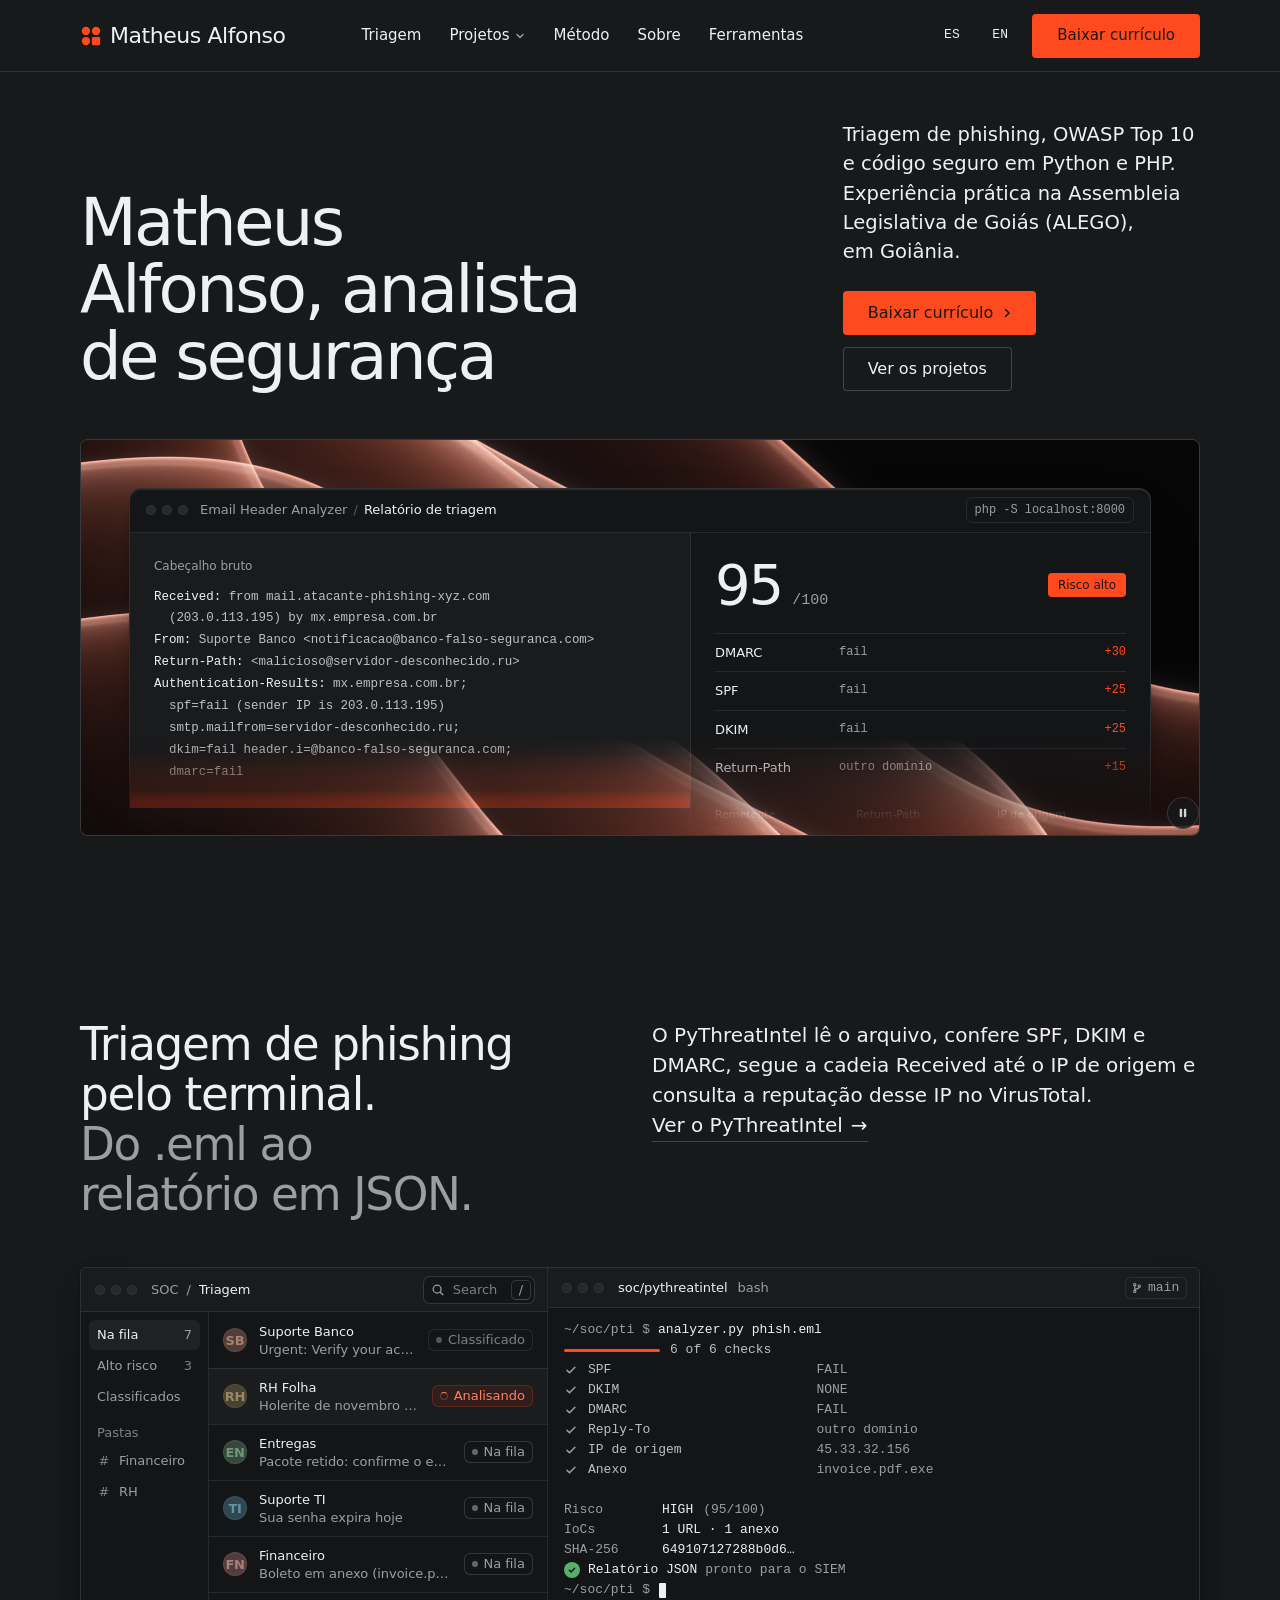
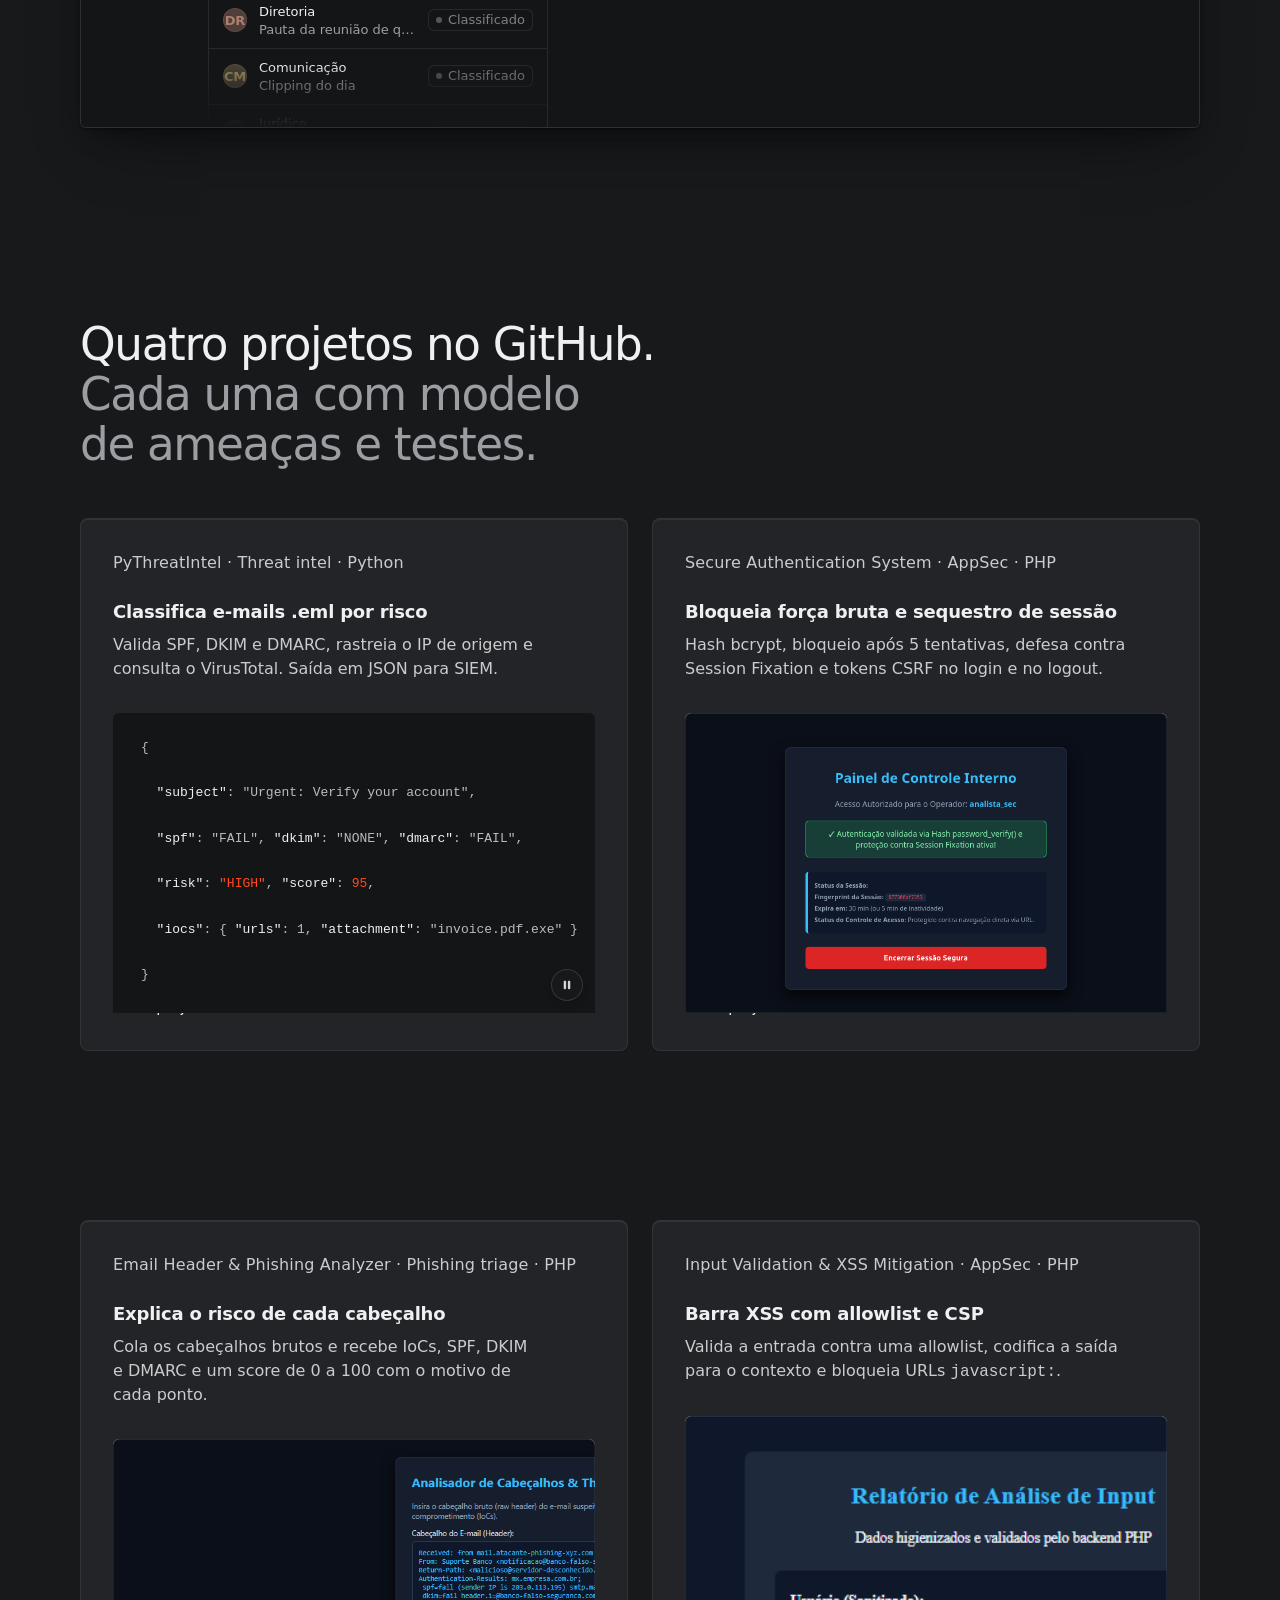
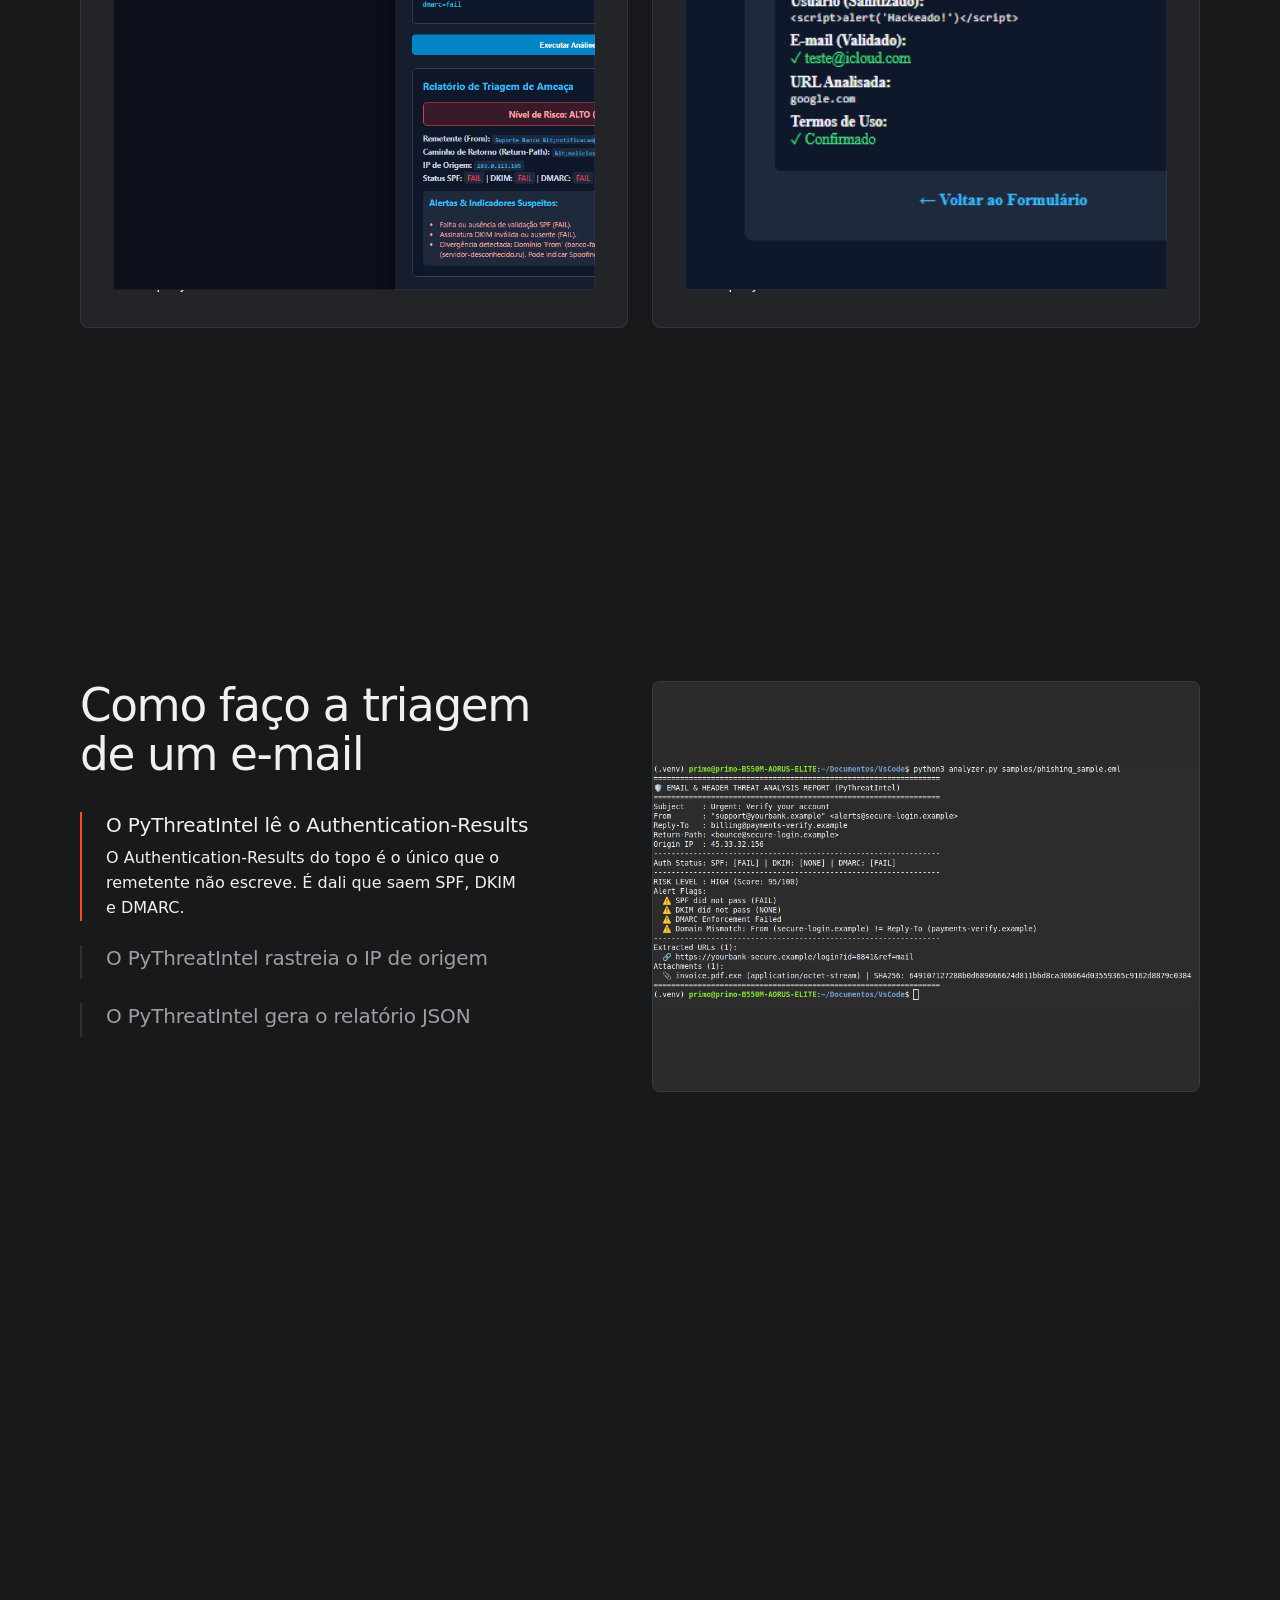
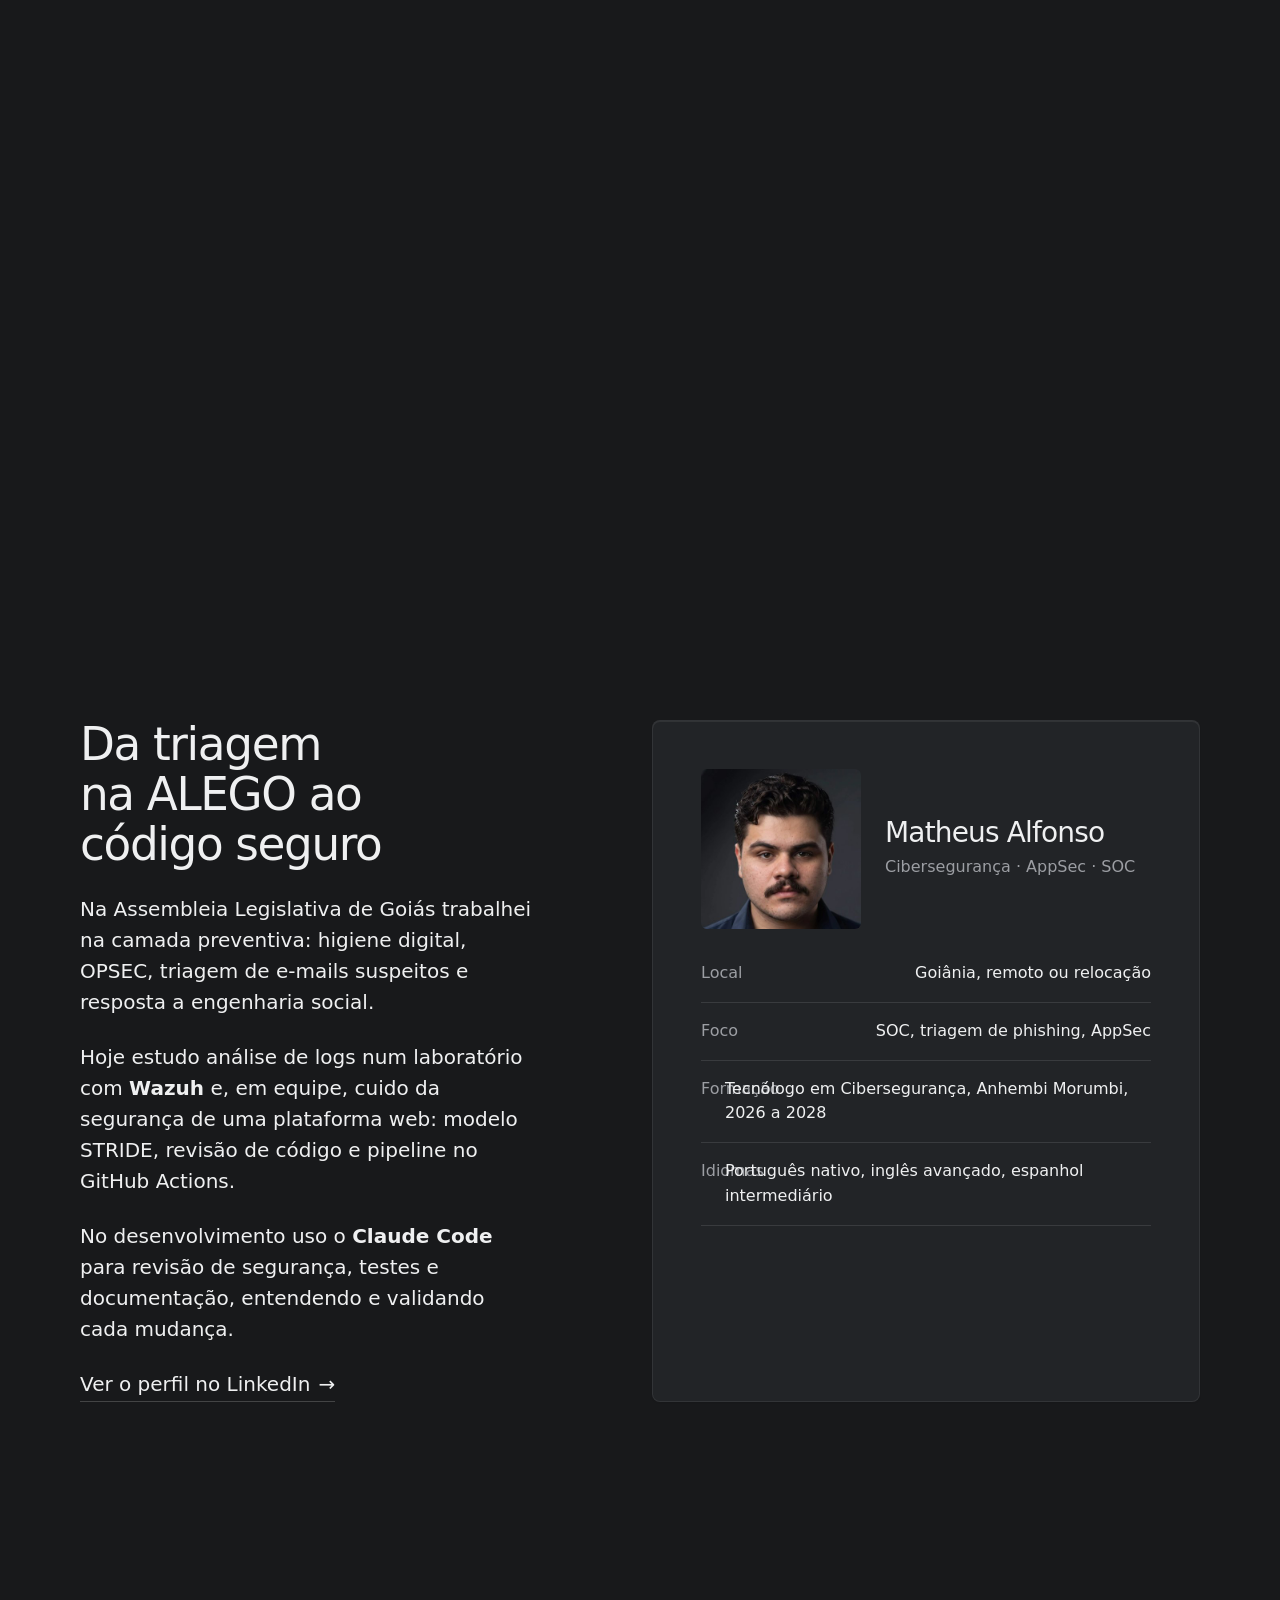
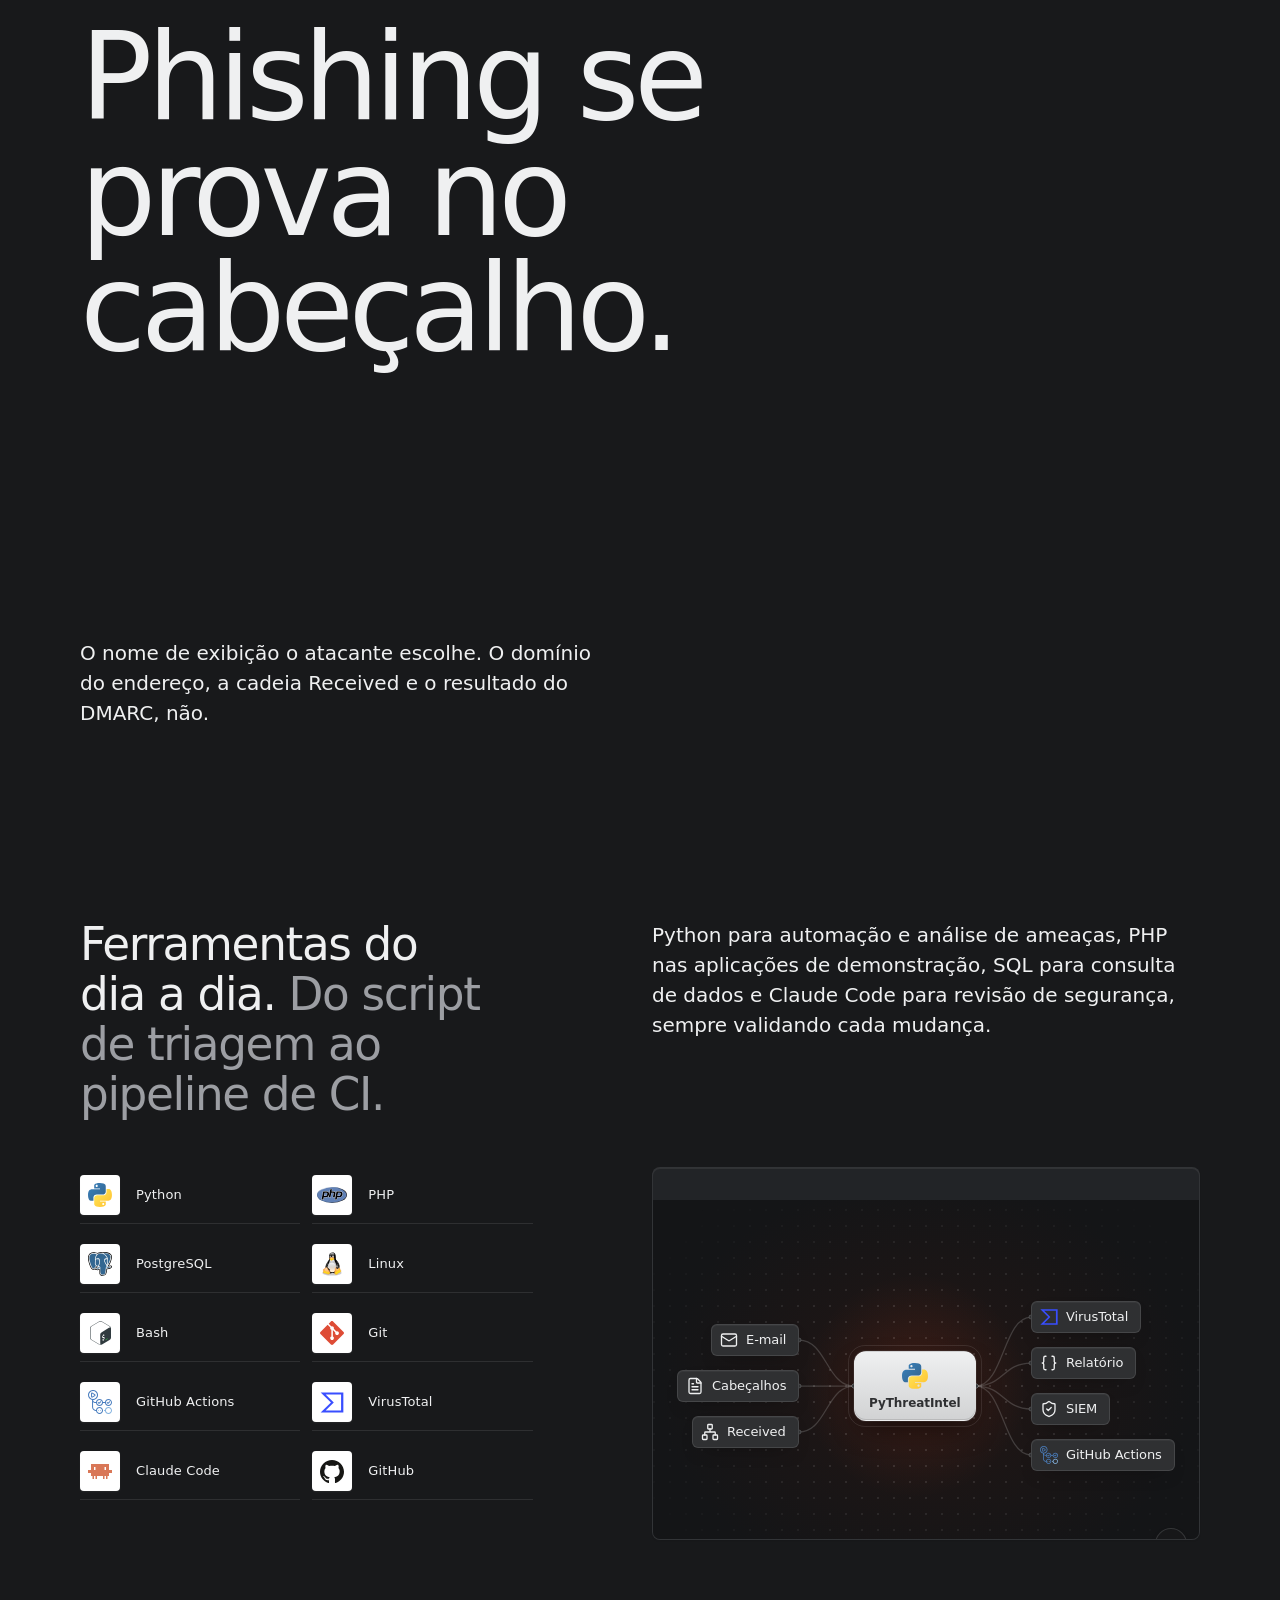
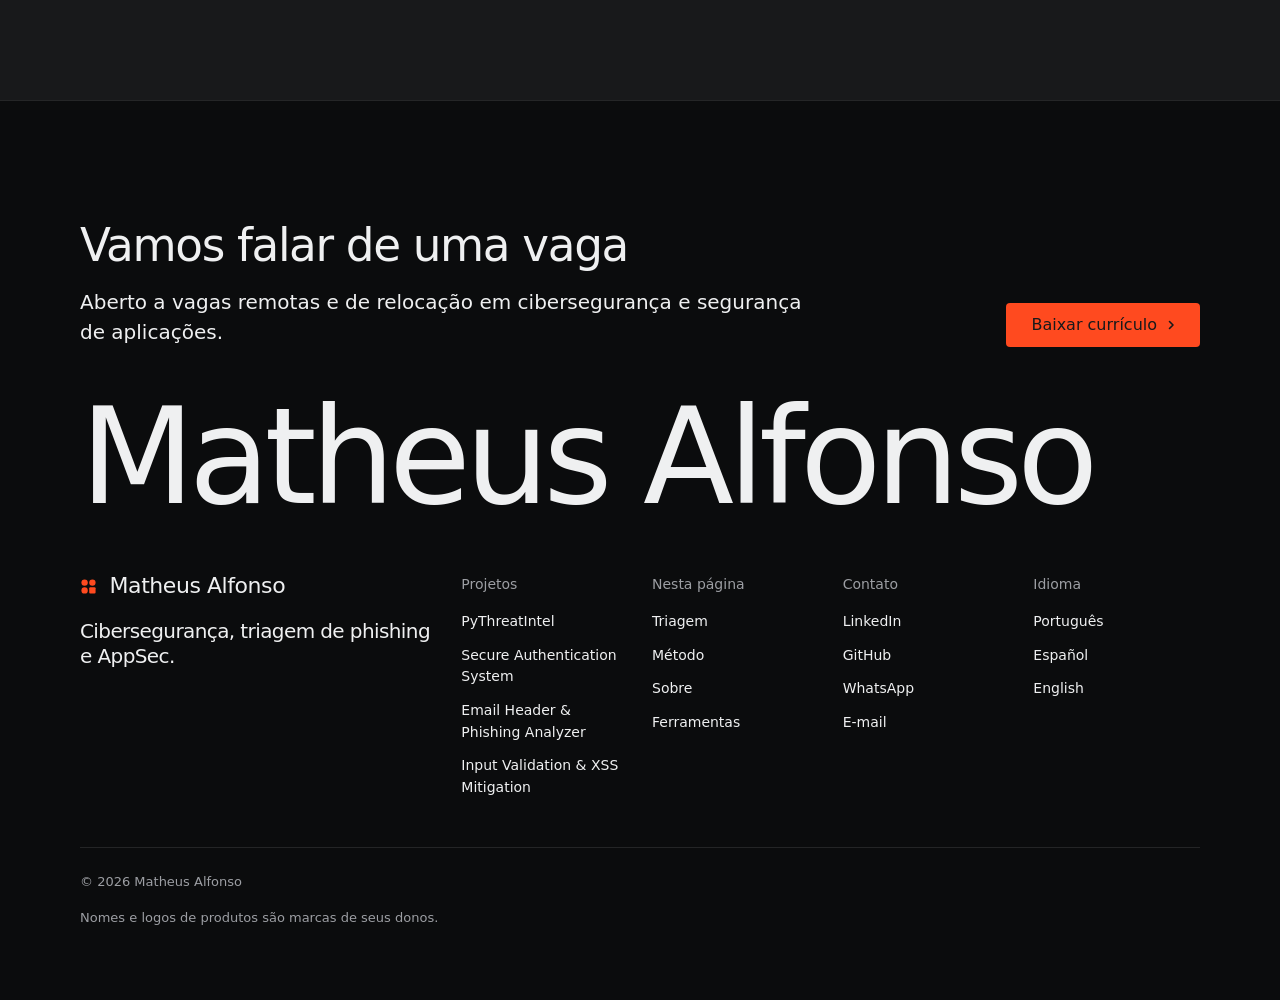
<file: index.html>
<!doctype html>
<!-- type: software (portfólio de um analista de cibersegurança; as ferramentas dele são o produto)
     deal: hero product (o relatório do Email Header Analyzer no palco), nav-cards, close-word, footer-dark, rhythm space,
     buttons solid, mark dots, palette graphite-safety-orange, type funnel, radius sharp, ground sand,
     effect glass-fold (palco do hero, o fundo do site da 0x Labs); moments: pinned-chapters (#metodo), liquid-type (#prova) -->
<html lang="pt-BR" data-type="software" data-radius="sharp" data-ground="sand" data-buttons="solid" data-motion>
<head>
<meta charset="utf-8">
<meta http-equiv="Content-Security-Policy" content="default-src 'none'; script-src 'self'; style-src 'self' https://fonts.googleapis.com; font-src https://fonts.gstatic.com; img-src 'self' data:; connect-src 'self'; base-uri 'none'; form-action 'none'; upgrade-insecure-requests">
<meta name="referrer" content="strict-origin-when-cross-origin">
<meta name="viewport" content="width=device-width, initial-scale=1, viewport-fit=cover">
<title>Matheus Alfonso: analista de segurança, phishing e AppSec</title>
<meta name="description" content="Portfólio de Matheus Alfonso: triagem de phishing, segurança de aplicações e quatro ferramentas de defesa com o código aberto no GitHub.">
<link rel="canonical" href="https://mattheusalfonso.github.io/">
<link rel="alternate" hreflang="pt-BR" href="https://mattheusalfonso.github.io/">
<link rel="alternate" hreflang="es" href="https://mattheusalfonso.github.io/es.html">
<link rel="alternate" hreflang="en" href="https://mattheusalfonso.github.io/en.html">
<meta property="og:type" content="website">
<meta property="og:url" content="https://mattheusalfonso.github.io/">
<meta property="og:title" content="Matheus Alfonso: analista de segurança, phishing e AppSec">
<meta property="og:description" content="Portfólio de Matheus Alfonso: triagem de phishing, segurança de aplicações e quatro ferramentas de defesa com o código aberto no GitHub.">
<meta property="og:image" content="https://mattheusalfonso.github.io/og-image.png">
<meta property="og:locale" content="pt_BR">
<meta name="twitter:card" content="summary_large_image">
<link rel="icon" href="favicon.svg" type="image/svg+xml">
<link rel="apple-touch-icon" href="apple-touch-icon.png">
<meta name="theme-color" content="#18191b">
<meta name="site-kind" content="software">
<meta name="page-type" content="software">
<link rel="preconnect" href="https://fonts.googleapis.com">
<link rel="preconnect" href="https://fonts.gstatic.com" crossorigin>
<link rel="stylesheet" href="https://fonts.googleapis.com/css2?family=Funnel+Display:wght@400..700&family=Funnel+Sans:wght@400..600&family=DM+Mono:wght@400;500&display=swap">
<link rel="stylesheet" href="assets/system.css">
<link rel="stylesheet" href="assets/ui/cards.css">
<link rel="stylesheet" href="assets/motion/motion.css">
<link rel="stylesheet" href="assets/backgrounds/backgrounds.css">
<link rel="stylesheet" href="assets/layout/layout.css">
<link rel="stylesheet" href="assets/icons/icon.css">
<link rel="stylesheet" href="assets/ui/base.css">
<link rel="stylesheet" href="assets/ui/window/fragment.css">
<link rel="stylesheet" href="assets/ui/terminal-run/fragment.css">
<link rel="stylesheet" href="assets/diagrams/diagram.css">
<link rel="stylesheet" href="assets/site.css">
<script src="assets/head.js"></script>
<script src="assets/backgrounds/backgrounds.js"></script>
<link rel="modulepreload" href="assets/moments/moments.js">
<link rel="modulepreload" href="assets/moments/lib.js">
<link rel="modulepreload" href="assets/moments/pinned-chapters/moment.js">
<link rel="modulepreload" href="assets/moments/liquid-type/moment.js">
</head>
<body>
<header class="nav">
  <div class="wrap nav__bar">
    <a class="skip-link" href="#top">Pular para o conteúdo</a>
    <a class="nav__logo" href="index.html#top"><span class="mark" data-mark="dots" aria-hidden="true"></span>Matheus Alfonso</a>
    <nav class="nav__links" aria-label="Principal">
      <div class="nav__item"><a class="nav__link" href="index.html#triagem">Triagem</a></div>
      <div class="nav__item">
        <a class="nav__link" href="index.html#projetos">Projetos <svg class="chev" viewBox="0 0 12 12" aria-hidden="true"><path d="M3 4.5l3 3 3-3" fill="none" stroke="currentColor" stroke-width="1.5" stroke-linecap="round" stroke-linejoin="round"/></svg></a>
        <div class="nav__menu">
          <div class="wrap grid">
            <a class="menu-card span-3" href="projetos/pythreatintel.html">
              <div class="panel"><img class="frame__img" src="img/projetos/pythreatintel-phishing.png" alt="" width="991" height="438" loading="lazy"></div>
              <span class="t-card">PyThreatIntel</span>
              <span class="t-small muted">Classifica e-mails .eml por risco</span>
            </a>
            <a class="menu-card span-3" href="projetos/secure-auth-system.html">
              <div class="panel"><img class="frame__img" src="img/projetos/secure-auth.png" alt="" width="840" height="543" loading="lazy"></div>
              <span class="t-card">Secure Authentication System</span>
              <span class="t-small muted">Bloqueia força bruta e sequestro de sessão</span>
            </a>
            <a class="menu-card span-3" href="projetos/email-header-analyzer.html">
              <div class="panel"><img class="frame__img" src="img/projetos/email-header-analyzer.png" alt="" width="1421" height="683" loading="lazy"></div>
              <span class="t-card">Email Header &amp; Phishing Analyzer</span>
              <span class="t-small muted">Explica o risco de cada cabeçalho</span>
            </a>
            <a class="menu-card span-3" href="projetos/input-validation-security.html">
              <div class="panel"><img class="frame__img" src="img/projetos/input-validation.png" alt="" width="533" height="374" loading="lazy"></div>
              <span class="t-card">Input Validation &amp; XSS Mitigation</span>
              <span class="t-small muted">Barra XSS com allowlist e CSP</span>
            </a>
          </div>
        </div>
      </div>
      <div class="nav__item"><a class="nav__link" href="index.html#metodo">Método</a></div>
      <div class="nav__item"><a class="nav__link" href="index.html#sobre">Sobre</a></div>
      <div class="nav__item"><a class="nav__link" href="index.html#ferramentas">Ferramentas</a></div>
    </nav>
    <div class="nav__actions">
      <a class="nav__link nav__lang" href="es.html" hreflang="es" lang="es">ES</a><a class="nav__link nav__lang" href="en.html" hreflang="en" lang="en">EN</a>
      <a class="btn btn--primary" href="cv-pt.pdf" download="CV-Matheus-Alfonso-PT.pdf">Baixar currículo</a>
    </div>
    <button class="nav__toggle" type="button" aria-expanded="false" aria-label="Menu">
      <svg width="18" height="18" viewBox="0 0 18 18" aria-hidden="true"><path d="M2 5h14M2 13h14" stroke="currentColor" stroke-width="1.6" stroke-linecap="round"/></svg>
    </button>
  </div>
</header>

<main id="top">
  <section class="hero hero--product" data-enter aria-labelledby="hero-h">
    <div class="wrap"><div class="hero-text hero__in">
      <div class="hero__head">
        <div>
          <h1 id="hero-h">Matheus Alfonso, analista de segurança</h1>
          <p class="hero__lead">Triagem de phishing, OWASP Top 10 e código seguro em Python e PHP. Experiência prática na Assembleia Legislativa de Goiás (ALEGO), em Goiânia.</p>
        </div>
        <div class="btn-row"><a class="btn btn--primary" href="cv-pt.pdf" download="CV-Matheus-Alfonso-PT.pdf">Baixar currículo<svg class="m-arrow" viewBox="0 0 12 12" aria-hidden="true"><path class="m-arrow__stem" d="M1 6h8"/><path class="m-arrow__head" d="M4.5 2.5 8 6l-3.5 3.5"/></svg></a><a class="btn btn--secondary" href="#projetos">Ver os projetos</a></div>
      </div>
      <div class="hero__stage hero__stage--ui" data-enter-media>
        <div class="hero__fx" data-fx="glass-fold" data-fx-seed="41" aria-hidden="true"></div>
        <div class="stage stage--fade-b">
          <div class="ui rep" data-rep role="img" aria-label="Relatório do Email Header Analyzer: um e-mail de phishing com SPF, DKIM e DMARC reprovados e score de risco 95 de 100.">
            <div class="rep__bar"><span class="ui-dots" aria-hidden="true"><i></i><i></i><i></i></span><span class="rep__crumb">Email Header Analyzer <i>/</i> <b>Relatório de triagem</b></span><span class="ui-spacer"></span><span class="rep__chip">php -S localhost:8000</span></div>
            <div class="rep__body">
              <div class="rep__raw"><span class="rep__scan" aria-hidden="true"></span>
                <p class="rep__label">Cabeçalho bruto</p>
<pre class="rep__pre"><span class="rep__hk">Received:</span> from mail.atacante-phishing-xyz.com
  (203.0.113.195) by mx.empresa.com.br
<span class="rep__hk">From:</span> Suporte Banco &lt;notificacao@banco-falso-seguranca.com&gt;
<span class="rep__hk">Return-Path:</span> &lt;malicioso@servidor-desconhecido.ru&gt;
<span class="rep__hk">Authentication-Results:</span> mx.empresa.com.br;
  spf=<b>fail</b> (sender IP is 203.0.113.195)
  smtp.mailfrom=servidor-desconhecido.ru;
  dkim=<b>fail</b> header.i=@banco-falso-seguranca.com;
  dmarc=<b>fail</b></pre>
              </div>
              <div class="rep__out">
                <div class="rep__score"><span class="rep__num" data-rep-num>95</span><span class="rep__of">/100</span><span class="rep__risk">Risco alto</span></div>
                <ul class="rep__rows">
              <li><span class="rep__k">DMARC</span><span class="rep__v">fail</span><span class="rep__p">+30</span></li>
              <li><span class="rep__k">SPF</span><span class="rep__v">fail</span><span class="rep__p">+25</span></li>
              <li><span class="rep__k">DKIM</span><span class="rep__v">fail</span><span class="rep__p">+25</span></li>
              <li><span class="rep__k">Return-Path</span><span class="rep__v">outro domínio</span><span class="rep__p">+15</span></li>
                </ul>
                <dl class="rep__ioc">
                  <div><dt>Remetente</dt><dd>banco-falso-seguranca.com</dd></div>
                  <div><dt>Return-Path</dt><dd>servidor-desconhecido.ru</dd></div>
                  <div><dt>IP de origem</dt><dd>203.0.113.195</dd></div>
                </dl>
                <p class="rep__note">From e Return-Path em domínios diferentes: sinal de spoofing.</p>
              </div>
            </div>
          </div>
        </div>
      </div>
    </div></div>
  </section>

  <section class="section" id="triagem" aria-labelledby="triagem-h">
    <div class="wrap">
      <div class="grid grid--top">
        <h2 class="span-5" id="triagem-h">Triagem de phishing pelo terminal. <span class="muted">Do .eml ao relatório em JSON.</span></h2>
        <p class="span-6 start-7 lead-p">O PyThreatIntel lê o arquivo, confere SPF, DKIM e DMARC, segue a cadeia Received até o IP de origem e consulta a reputação desse IP no VirusTotal. <a class="link" href="projetos/pythreatintel.html">Ver o PyThreatIntel</a></p>
      </div>
      <div class="ui app fill" role="img" aria-label="O PyThreatIntel numa fila de e-mails suspeitos: o terminal analisa um .eml e marca risco alto, score 95 de 100." data-ui-pause-host>
        <div class="app__pane app__pane--list">
          <div class="ui ui-panel ui-win" data-ui="window" data-open="Na fila" data-work="Analisando" data-done="Classificado">
            <div class="ui-win__bar"><span class="ui-dots" aria-hidden="true"><i></i><i></i><i></i></span><span class="ui-win__crumb">SOC <i>/</i> <b>Triagem</b></span><span class="ui-spacer"></span>
              <span class="ui-win__search" aria-hidden="true"><svg class="ui-icon" viewBox="0 0 16 16"><circle cx="7" cy="7" r="4.5"/><path d="m10.5 10.5 3 3"/></svg><span class="ui-win__ph">Search</span><span class="ui-kbd">/</span></span>
            </div>
            <div class="ui-win__body">
              <nav class="ui-win__side" aria-hidden="true"><span class="ui-win__nav is-on">Na fila<em>7</em></span><span class="ui-win__nav">Alto risco<em>3</em></span><span class="ui-win__nav">Classificados</span><span class="ui-win__label">Pastas</span><span class="ui-win__nav"><span class="ui-win__hash">#</span>Financeiro</span><span class="ui-win__nav"><span class="ui-win__hash">#</span>RH</span></nav>
              <div class="ui-win__main">
                <div class="ui-win__cols" aria-hidden="true"><span>Remetente</span><span>Assunto</span><span>Status</span><span>Hora</span></div>
                <ul class="ui-win__rows">
              <li class="ui-win__row" data-row><span class="ui-avatar" data-tone="1">SB</span><span class="ui-win__who">Suporte Banco</span><span class="ui-win__sub">Urgent: Verify your account</span><span class="ui-win__st" data-st>Na fila</span><span class="ui-win__age">09:12</span></li>
              <li class="ui-win__row" data-row><span class="ui-avatar" data-tone="2">RH</span><span class="ui-win__who">RH Folha</span><span class="ui-win__sub">Holerite de novembro disponível</span><span class="ui-win__st" data-st>Na fila</span><span class="ui-win__age">09:08</span></li>
              <li class="ui-win__row" data-row><span class="ui-avatar" data-tone="3">EN</span><span class="ui-win__who">Entregas</span><span class="ui-win__sub">Pacote retido: confirme o endereço</span><span class="ui-win__st" data-st>Na fila</span><span class="ui-win__age">08:57</span></li>
              <li class="ui-win__row" data-row><span class="ui-avatar" data-tone="4">TI</span><span class="ui-win__who">Suporte TI</span><span class="ui-win__sub">Sua senha expira hoje</span><span class="ui-win__st" data-st>Na fila</span><span class="ui-win__age">08:41</span></li>
              <li class="ui-win__row" data-row><span class="ui-avatar" data-tone="5">FN</span><span class="ui-win__who">Financeiro</span><span class="ui-win__sub">Boleto em anexo (invoice.pdf.exe)</span><span class="ui-win__st" data-st>Na fila</span><span class="ui-win__age">08:30</span></li>
              <li class="ui-win__row" data-row><span class="ui-avatar" data-tone="1">DR</span><span class="ui-win__who">Diretoria</span><span class="ui-win__sub">Pauta da reunião de quinta</span><span class="ui-win__st is-done" data-st>Classificado</span><span class="ui-win__age">08:22</span></li>
              <li class="ui-win__row" data-row><span class="ui-avatar" data-tone="2">CM</span><span class="ui-win__who">Comunicação</span><span class="ui-win__sub">Clipping do dia</span><span class="ui-win__st is-done" data-st>Classificado</span><span class="ui-win__age">08:15</span></li>
              <li class="ui-win__row" data-row><span class="ui-avatar" data-tone="3">JR</span><span class="ui-win__who">Jurídico</span><span class="ui-win__sub">Parecer revisado</span><span class="ui-win__st is-done" data-st>Classificado</span><span class="ui-win__age">08:03</span></li>
              <li class="ui-win__row" data-row><span class="ui-avatar" data-tone="4">AD</span><span class="ui-win__who">Administração</span><span class="ui-win__sub">Escala de plantão</span><span class="ui-win__st is-done" data-st>Classificado</span><span class="ui-win__age">07:52</span></li>
              <li class="ui-win__row" data-row><span class="ui-avatar" data-tone="5">TI</span><span class="ui-win__who">Suporte TI</span><span class="ui-win__sub">Janela de manutenção</span><span class="ui-win__st is-done" data-st>Classificado</span><span class="ui-win__age">07:40</span></li>
                </ul>
              </div>
            </div>
          </div>
        </div>
        <div class="app__pane app__pane--open" data-ui-loop>
    <div class="ui ui-panel ui-term" data-ui="terminal-run">
      <div class="ui-term__head"><span class="ui-dots" aria-hidden="true"><i></i><i></i><i></i></span><span class="ui-term__title">soc/pythreatintel</span><span class="ui-meta">bash</span><span class="ui-spacer"></span>
        <span class="ui-chip ui-chip--plain ui-term__branch"><svg viewBox="0 0 16 16" aria-hidden="true" fill="none" stroke="currentColor" stroke-width="1.5" stroke-linecap="round" stroke-linejoin="round"><circle cx="5" cy="3.5" r="1.5"/><circle cx="5" cy="12.5" r="1.5"/><circle cx="11" cy="5.5" r="1.5"/><path d="M5 5v6M11 7c0 2.6-6 1.8-6 4"/></svg>main</span>
      </div>
      <div class="ui-term__screen" data-term-screen>
        <div class="ui-term__track" data-term-track>
          <div class="ui-term__ln ui-term__cmd"><span class="ui-term__cwd">~/<span class="ui-term__up">soc/</span>pti</span><span class="ui-term__sig">$</span><span class="ui-term__typed" data-term-cmd>analyzer.py phish.eml</span></div>
          <div class="ui-term__ln ui-term__meter" data-term-out data-term-meter><span class="ui-term__bar"><i></i></span><span class="ui-term__count" data-term-count>6 of 6 checks</span></div>
          <div class="ui-term__ln ui-term__log" data-term-out data-term-step><svg class="ui-term__tick" viewBox="0 0 16 16" aria-hidden="true"><path d="m3.5 8.4 2.8 2.8 6.2-6.4"/></svg><span class="ui-term__path">SPF</span><span class="ui-term__n">FAIL</span><span class="ui-term__t"></span></div>
          <div class="ui-term__ln ui-term__log" data-term-out data-term-step><svg class="ui-term__tick" viewBox="0 0 16 16" aria-hidden="true"><path d="m3.5 8.4 2.8 2.8 6.2-6.4"/></svg><span class="ui-term__path">DKIM</span><span class="ui-term__n">NONE</span><span class="ui-term__t"></span></div>
          <div class="ui-term__ln ui-term__log" data-term-out data-term-step><svg class="ui-term__tick" viewBox="0 0 16 16" aria-hidden="true"><path d="m3.5 8.4 2.8 2.8 6.2-6.4"/></svg><span class="ui-term__path">DMARC</span><span class="ui-term__n">FAIL</span><span class="ui-term__t"></span></div>
          <div class="ui-term__ln ui-term__log" data-term-out data-term-step><svg class="ui-term__tick" viewBox="0 0 16 16" aria-hidden="true"><path d="m3.5 8.4 2.8 2.8 6.2-6.4"/></svg><span class="ui-term__path">Reply-To</span><span class="ui-term__n">outro domínio</span><span class="ui-term__t"></span></div>
          <div class="ui-term__ln ui-term__log" data-term-out data-term-step><svg class="ui-term__tick" viewBox="0 0 16 16" aria-hidden="true"><path d="m3.5 8.4 2.8 2.8 6.2-6.4"/></svg><span class="ui-term__path">IP de origem</span><span class="ui-term__n">45.33.32.156</span><span class="ui-term__t"></span></div>
          <div class="ui-term__ln ui-term__log" data-term-out data-term-step><svg class="ui-term__tick" viewBox="0 0 16 16" aria-hidden="true"><path d="m3.5 8.4 2.8 2.8 6.2-6.4"/></svg><span class="ui-term__path">Anexo</span><span class="ui-term__n">invoice.pdf.exe</span><span class="ui-term__t"></span></div>
          <div class="ui-term__ln ui-term__gap" data-term-out aria-hidden="true"></div>
          <div class="ui-term__ln ui-term__sum" data-term-out><span class="ui-term__key">Risco</span><span class="ui-term__val">HIGH</span><span class="ui-term__dim">(95/100)</span></div>
          <div class="ui-term__ln ui-term__sum" data-term-out><span class="ui-term__key">IoCs</span><span class="ui-term__val">1 URL · 1 anexo</span><span class="ui-term__dim"></span></div>
          <div class="ui-term__ln ui-term__sum" data-term-out><span class="ui-term__key">SHA-256</span><span class="ui-term__val">649107127288b0d6…</span><span class="ui-term__dim"></span></div>
          <div class="ui-term__ln ui-term__done" data-term-out data-term-done><span class="ui-term__ok"><svg viewBox="0 0 16 16" aria-hidden="true"><path d="m4.5 8.3 2.4 2.4 4.6-5"/></svg></span><b>Relatório JSON</b><span class="ui-term__dim">pronto para o SIEM</span></div>
          <div class="ui-term__ln ui-term__cmd" data-term-next><span class="ui-term__cwd">~/<span class="ui-term__up">soc/</span>pti</span><span class="ui-term__sig">$</span><span class="ui-term__typed"></span><i class="ui-term__caret" aria-hidden="true"></i></div>
        </div>
      </div>
    </div>
        </div>
      </div>
    </div>
  </section>

  <section class="section g2" id="projetos" aria-labelledby="projetos-h">
    <div class="wrap">
      <div class="group">
        <div class="section-head">
          <h2 id="projetos-h">Quatro projetos no GitHub. <span class="muted">Cada uma com modelo de ameaças e testes.</span></h2>
        </div>
        <div class="grid">
          <article class="card card--row span-6 proj">
            <p class="t-label muted">PyThreatIntel · Threat intel · Python</p>
            <h3>Classifica e-mails .eml por risco</h3>
            <p>Valida SPF, DKIM e DMARC, rastreia o IP de origem e consulta o VirusTotal. Saída em JSON para SIEM.</p>
            <div class="panel panel--json"><pre class="json" aria-hidden="true" data-m-loop><span class="jl">{</span>
<span class="jl">  <b>"subject"</b>: "Urgent: Verify your account",</span>
<span class="jl">  <b>"spf"</b>: "FAIL", <b>"dkim"</b>: "NONE", <b>"dmarc"</b>: "FAIL",</span>
<span class="jl">  <b>"risk"</b>: <em>"HIGH"</em>, <b>"score"</b>: <em>95</em>,</span>
<span class="jl">  <b>"iocs"</b>: { <b>"urls"</b>: 1, <b>"attachment"</b>: "invoice.pdf.exe" }</span>
<span class="jl">}</span></pre></div>
            <a class="card__link" href="projetos/pythreatintel.html">Ver o projeto<span class="sr-only">: PyThreatIntel</span><svg class="m-arrow" viewBox="0 0 12 12" aria-hidden="true"><path class="m-arrow__stem" d="M1 6h8"/><path class="m-arrow__head" d="M4.5 2.5 8 6l-3.5 3.5"/></svg></a>
          </article>
          <article class="card card--row span-6 proj">
            <p class="t-label muted">Secure Authentication System · AppSec · PHP</p>
            <h3>Bloqueia força bruta e sequestro de sessão</h3>
            <p>Hash bcrypt, bloqueio após 5 tentativas, defesa contra Session Fixation e tokens CSRF no login e no logout.</p>
            <div class="panel panel--shot"><img class="frame__img" src="img/projetos/secure-auth.png" alt="Painel restrito após o login, com a impressão digital da sessão no lugar do ID real." width="840" height="543" loading="lazy"></div>
            <a class="card__link" href="projetos/secure-auth-system.html">Ver o projeto<span class="sr-only">: Secure Authentication System</span><svg class="m-arrow" viewBox="0 0 12 12" aria-hidden="true"><path class="m-arrow__stem" d="M1 6h8"/><path class="m-arrow__head" d="M4.5 2.5 8 6l-3.5 3.5"/></svg></a>
          </article>
        </div>
      </div>
      <div class="grid">
          <article class="card card--row span-6 proj">
            <p class="t-label muted">Email Header &amp; Phishing Analyzer · Phishing triage · PHP</p>
            <h3>Explica o risco de cada cabeçalho</h3>
            <p>Cola os cabeçalhos brutos e recebe IoCs, SPF, DKIM e DMARC e um score de 0 a 100 com o motivo de cada ponto.</p>
            <div class="panel panel--shot"><img class="frame__img" src="img/projetos/email-header-analyzer.png" alt="Análise de cabeçalhos de um e-mail de phishing, com o score de risco e a explicação de cada ponto." width="1421" height="683" loading="lazy"></div>
            <a class="card__link" href="projetos/email-header-analyzer.html">Ver o projeto<span class="sr-only">: Email Header &amp; Phishing Analyzer</span><svg class="m-arrow" viewBox="0 0 12 12" aria-hidden="true"><path class="m-arrow__stem" d="M1 6h8"/><path class="m-arrow__head" d="M4.5 2.5 8 6l-3.5 3.5"/></svg></a>
          </article>
          <article class="card card--row span-6 proj">
            <p class="t-label muted">Input Validation &amp; XSS Mitigation · AppSec · PHP</p>
            <h3>Barra XSS com allowlist e CSP</h3>
            <p>Valida a entrada contra uma allowlist, codifica a saída para o contexto e bloqueia URLs <code>javascript:</code>.</p>
            <div class="panel panel--shot"><img class="frame__img" src="img/projetos/input-validation.png" alt="Relatório de validação: o payload de XSS é rejeitado e aparece como texto inerte." width="533" height="374" loading="lazy"></div>
            <a class="card__link" href="projetos/input-validation-security.html">Ver o projeto<span class="sr-only">: Input Validation &amp; XSS Mitigation</span><svg class="m-arrow" viewBox="0 0 12 12" aria-hidden="true"><path class="m-arrow__stem" d="M1 6h8"/><path class="m-arrow__head" d="M4.5 2.5 8 6l-3.5 3.5"/></svg></a>
          </article>
      </div>
    </div>
  </section>

  <section class="section" id="metodo" data-moment="pinned-chapters" aria-labelledby="metodo-h">
    <div class="wrap mo-pc__grid">
      <div class="mo-pc__text">
        <h2 id="metodo-h">Como faço a triagem de um e-mail</h2>
        <ol class="mo-pc__steps">
          <li class="mo-pc__step">
            <h3>O PyThreatIntel lê o Authentication-Results</h3>
            <p>O Authentication-Results do topo é o único que o remetente não escreve. É dali que saem SPF, DKIM e DMARC.</p>
            <figure class="mo-pc__visual"><img src="img/projetos/pythreatintel-phishing.png" alt="Saída do PyThreatIntel para um e-mail de phishing, com SPF e DMARC reprovados" width="991" height="438" loading="lazy"></figure>
          </li>
          <li class="mo-pc__step">
            <h3>O PyThreatIntel rastreia o IP de origem</h3>
            <p>A cadeia Received é lida de baixo para cima até o primeiro IP público. Faixas privadas ficam de fora.</p>
            <figure class="mo-pc__visual"><img src="img/projetos/pythreatintel-legit.png" alt="Saída do PyThreatIntel para um e-mail legítimo, com risco baixo" width="967" height="356" loading="lazy"></figure>
          </li>
          <li class="mo-pc__step">
            <h3>O PyThreatIntel gera o relatório JSON</h3>
            <p>URLs, hashes SHA-256 dos anexos e a reputação no VirusTotal saem num relatório que um SIEM consegue ler.</p>
            <figure class="mo-pc__visual"><img src="img/projetos/pythreatintel-json.png" alt="Relatório JSON completo do PyThreatIntel" width="1079" height="821" loading="lazy"></figure>
          </li>
        </ol>
      </div>
      <div class="mo-pc__visuals frame"></div>
    </div>
  </section>

  <section class="section" id="sobre" aria-labelledby="sobre-h">
    <div class="wrap">
      <div class="grid grid--top">
        <div class="span-5 sobre__text">
          <h2 id="sobre-h">Da triagem na ALEGO ao código seguro</h2>
          <p>Na Assembleia Legislativa de Goiás trabalhei na camada preventiva: higiene digital, OPSEC, triagem de e-mails suspeitos e resposta a engenharia social.</p>
          <p>Hoje estudo análise de logs num laboratório com <strong>Wazuh</strong> e, em equipe, cuido da segurança de uma plataforma web: modelo STRIDE, revisão de código e pipeline no GitHub Actions.</p>
          <p>No desenvolvimento uso o <strong>Claude Code</strong> para revisão de segurança, testes e documentação, entendendo e validando cada mudança.</p>
          <p><a class="link" href="https://www.linkedin.com/in/mattheusalfonso" target="_blank" rel="noopener noreferrer">Ver o perfil no LinkedIn</a></p>
        </div>
        <div class="card badge ui span-6 start-7" role="img" aria-label="Matheus Alfonso. Cibersegurança · AppSec · SOC. Local: Goiânia, remoto ou relocação. Foco: SOC, triagem de phishing, AppSec. Formação: Tecnólogo em Cibersegurança, Anhembi Morumbi, 2026 a 2028. Idiomas: Português nativo, inglês avançado, espanhol intermediário.">
          <div class="badge__head">
            <img class="badge__photo" src="profile.jpg" alt="Matheus Alfonso" width="400" height="400" data-source="client" data-subject="retrato de Matheus Alfonso">
            <div><p class="badge__name">Matheus Alfonso</p><p class="muted">Cibersegurança · AppSec · SOC</p></div>
          </div>
          <ul class="rows"><li><span class="rows__name">Local</span><span class="rows__value">Goiânia, remoto ou relocação</span></li><li><span class="rows__name">Foco</span><span class="rows__value">SOC, triagem de phishing, AppSec</span></li><li><span class="rows__name">Formação</span><span class="rows__value">Tecnólogo em Cibersegurança, Anhembi Morumbi, 2026 a 2028</span></li><li><span class="rows__name">Idiomas</span><span class="rows__value">Português nativo, inglês avançado, espanhol intermediário</span></li></ul>
        </div>
      </div>
    </div>
  </section>

  <section class="section" id="prova" data-moment="liquid-type" aria-labelledby="prova-h">
    <div class="wrap">
      <h2 class="mo-lt__type prova__type" id="prova-h">Phishing se prova no cabeçalho.</h2>
      <p class="t-lead prova__p">O nome de exibição o atacante escolhe. O domínio do endereço, a cadeia Received e o resultado do DMARC, não.</p>
    </div>
  </section>

  <section class="section" id="ferramentas" aria-labelledby="ferramentas-h">
    <div class="wrap">
      <div class="grid grid--top">
        <h2 class="span-5" id="ferramentas-h">Ferramentas do dia a dia. <span class="muted">Do script de triagem ao pipeline de CI.</span></h2>
        <p class="span-6 start-7 lead-p">Python para automação e análise de ameaças, PHP nas aplicações de demonstração, SQL para consulta de dados e Claude Code para revisão de segurança, sempre validando cada mudança.</p>
      </div>
      <div class="grid grid--top fer__row">
        <div class="tools span-5" role="img" aria-label="Python, PHP, PostgreSQL, Linux, Bash, Git, GitHub Actions, VirusTotal, Claude Code, GitHub">
          <ul class="tools__grid">
          <li class="tool"><span class="ic-tile"><img class="ic ic-40" src="assets/icons/python.svg" alt="" width="40" height="40"></span><span class="t-label" aria-hidden="true">Python</span></li>
          <li class="tool"><span class="ic-tile"><img class="ic ic-40 ic-wide" src="assets/icons/php.svg" alt="" width="40" height="40"></span><span class="t-label" aria-hidden="true">PHP</span></li>
          <li class="tool"><span class="ic-tile"><img class="ic ic-40" src="assets/icons/postgres.svg" alt="" width="40" height="40"></span><span class="t-label" aria-hidden="true">PostgreSQL</span></li>
          <li class="tool"><span class="ic-tile"><img class="ic ic-40" src="assets/icons/linux-tux.svg" alt="" width="40" height="40"></span><span class="t-label" aria-hidden="true">Linux</span></li>
          <li class="tool"><span class="ic-tile"><img class="ic ic-40" src="assets/icons/bash.svg" alt="" width="40" height="40"></span><span class="t-label" aria-hidden="true">Bash</span></li>
          <li class="tool"><span class="ic-tile"><img class="ic ic-40" src="assets/icons/git-icon.svg" alt="" width="40" height="40"></span><span class="t-label" aria-hidden="true">Git</span></li>
          <li class="tool"><span class="ic-tile"><img class="ic ic-40" src="assets/icons/github-actions.svg" alt="" width="40" height="40"></span><span class="t-label" aria-hidden="true">GitHub Actions</span></li>
          <li class="tool"><span class="ic-tile"><img class="ic ic-40" src="assets/icons/virustotal.svg" alt="" width="40" height="40"></span><span class="t-label" aria-hidden="true">VirusTotal</span></li>
          <li class="tool"><span class="ic-tile"><img class="ic ic-40 ic-land" src="assets/icons/claude-code.svg" alt="" width="40" height="40"></span><span class="t-label" aria-hidden="true">Claude Code</span></li>
          <li class="tool"><span class="ic-tile"><img class="ic ic-40 ic-ink" src="assets/icons/github.svg" alt="" width="40" height="40"></span><span class="t-label" aria-hidden="true">GitHub</span></li>
          </ul>
        </div>
        <div class="card fer__dg span-6 start-7">
          <div class="panel"><div class="dg" data-diagram='{"layout":"bowtie","alt":"Um e-mail .eml, seus cabeçalhos e a cadeia Received entram no PyThreatIntel, que consulta o VirusTotal e entrega um relatório JSON para o SIEM e para o CI.","sources":[{"label":"E-mail","icon":"ui:mail","sub":".eml"},{"label":"Cabeçalhos","icon":"ui:file-text","sub":"Authentication-Results"},{"label":"Received","icon":"ui:network","sub":"IP de origem"}],"core":{"label":"PyThreatIntel","icon":"python"},"targets":[{"label":"VirusTotal","icon":"virustotal","sub":"Reputação do IP"},{"label":"Relatório","icon":"ui:braces","sub":"JSON"},{"label":"SIEM","icon":"ui:shield-check","sub":"Wazuh"},{"label":"GitHub Actions","icon":"github-actions","sub":"CI"}]}'></div></div>
        </div>
      </div>
    </div>
  </section>
</main>

<footer class="footer closing footer--dark ground-inverse" id="contact" aria-labelledby="close-h">
  <div class="wrap">
    <div class="closing__cta close--word">
      <div class="section-head--split">
        <div><h2 id="close-h">Vamos falar de uma vaga</h2><p class="t-lead">Aberto a vagas remotas e de relocação em cibersegurança e segurança de aplicações.</p></div>
        <a class="btn btn--primary" href="cv-pt.pdf" download="CV-Matheus-Alfonso-PT.pdf">Baixar currículo<svg class="m-arrow" viewBox="0 0 12 12" aria-hidden="true"><path class="m-arrow__stem" d="M1 6h8"/><path class="m-arrow__head" d="M4.5 2.5 8 6l-3.5 3.5"/></svg></a>
      </div>
      <p class="close__word" aria-hidden="true">Matheus Alfonso</p>
    </div>
    <div class="closing__links">
      <div class="grid">
        <div class="span-4 stack-4">
          <a class="nav__logo" href="index.html#top"><span class="mark" data-mark="dots" aria-hidden="true"></span>Matheus Alfonso</a>
          <p class="footer__lede">Cibersegurança, triagem de phishing e AppSec.</p>
        </div>
        <div class="span-2 footer__col"><h3>Projetos</h3><ul><li><a href="projetos/pythreatintel.html">PyThreatIntel</a></li><li><a href="projetos/secure-auth-system.html">Secure Authentication System</a></li><li><a href="projetos/email-header-analyzer.html">Email Header &amp; Phishing Analyzer</a></li><li><a href="projetos/input-validation-security.html">Input Validation &amp; XSS Mitigation</a></li></ul></div>
        <div class="span-2 footer__col"><h3>Nesta página</h3><ul>
          <li><a href="index.html#triagem">Triagem</a></li><li><a href="index.html#metodo">Método</a></li>
          <li><a href="index.html#sobre">Sobre</a></li><li><a href="index.html#ferramentas">Ferramentas</a></li></ul></div>
        <div class="span-2 footer__col"><h3>Contato</h3><ul>
          <li><a href="https://www.linkedin.com/in/mattheusalfonso" target="_blank" rel="noopener noreferrer">LinkedIn</a></li><li><a href="https://github.com/MattheusAlfonso" target="_blank" rel="noopener noreferrer">GitHub</a></li>
          <li><a href="https://wa.me/5562920038598?text=Ol%C3%A1%20Matheus,%20vi%20seu%20portf%C3%B3lio%20de%20Ciberseguran%C3%A7a%20e%20gostaria%20de%20conversar." target="_blank" rel="noopener noreferrer">WhatsApp</a></li><li><a href="mailto:ederson.alfonso@icloud.com">E-mail</a></li></ul></div>
        <div class="span-2 footer__col"><h3>Idioma</h3><ul><li><a href="index.html" aria-current="true">Português</a></li><li><a href="es.html" hreflang="es" lang="es">Español</a></li><li><a href="en.html" hreflang="en" lang="en">English</a></li></ul></div>
      </div>
      <div class="footer__legal">
        <span>&copy; 2026 Matheus Alfonso</span>
        <div class="socials"></div>
        <span class="credits">Nomes e logos de produtos são marcas de seus donos.</span>
      </div>
    </div>
  </div>
</footer>
<nav class="actionbar" aria-label="Ações rápidas">
  <a class="btn btn--primary" href="cv-pt.pdf" download="CV-Matheus-Alfonso-PT.pdf">Baixar currículo</a>
</nav>
<script type="module" src="assets/system.js"></script>
<script type="module" src="assets/motion/motion.js"></script>
<script type="module" src="assets/layout/layout.js"></script>
<script type="module" src="assets/diagrams/mount.js"></script>
<script type="module" src="assets/site.js"></script>
</body>
</html>
</file>
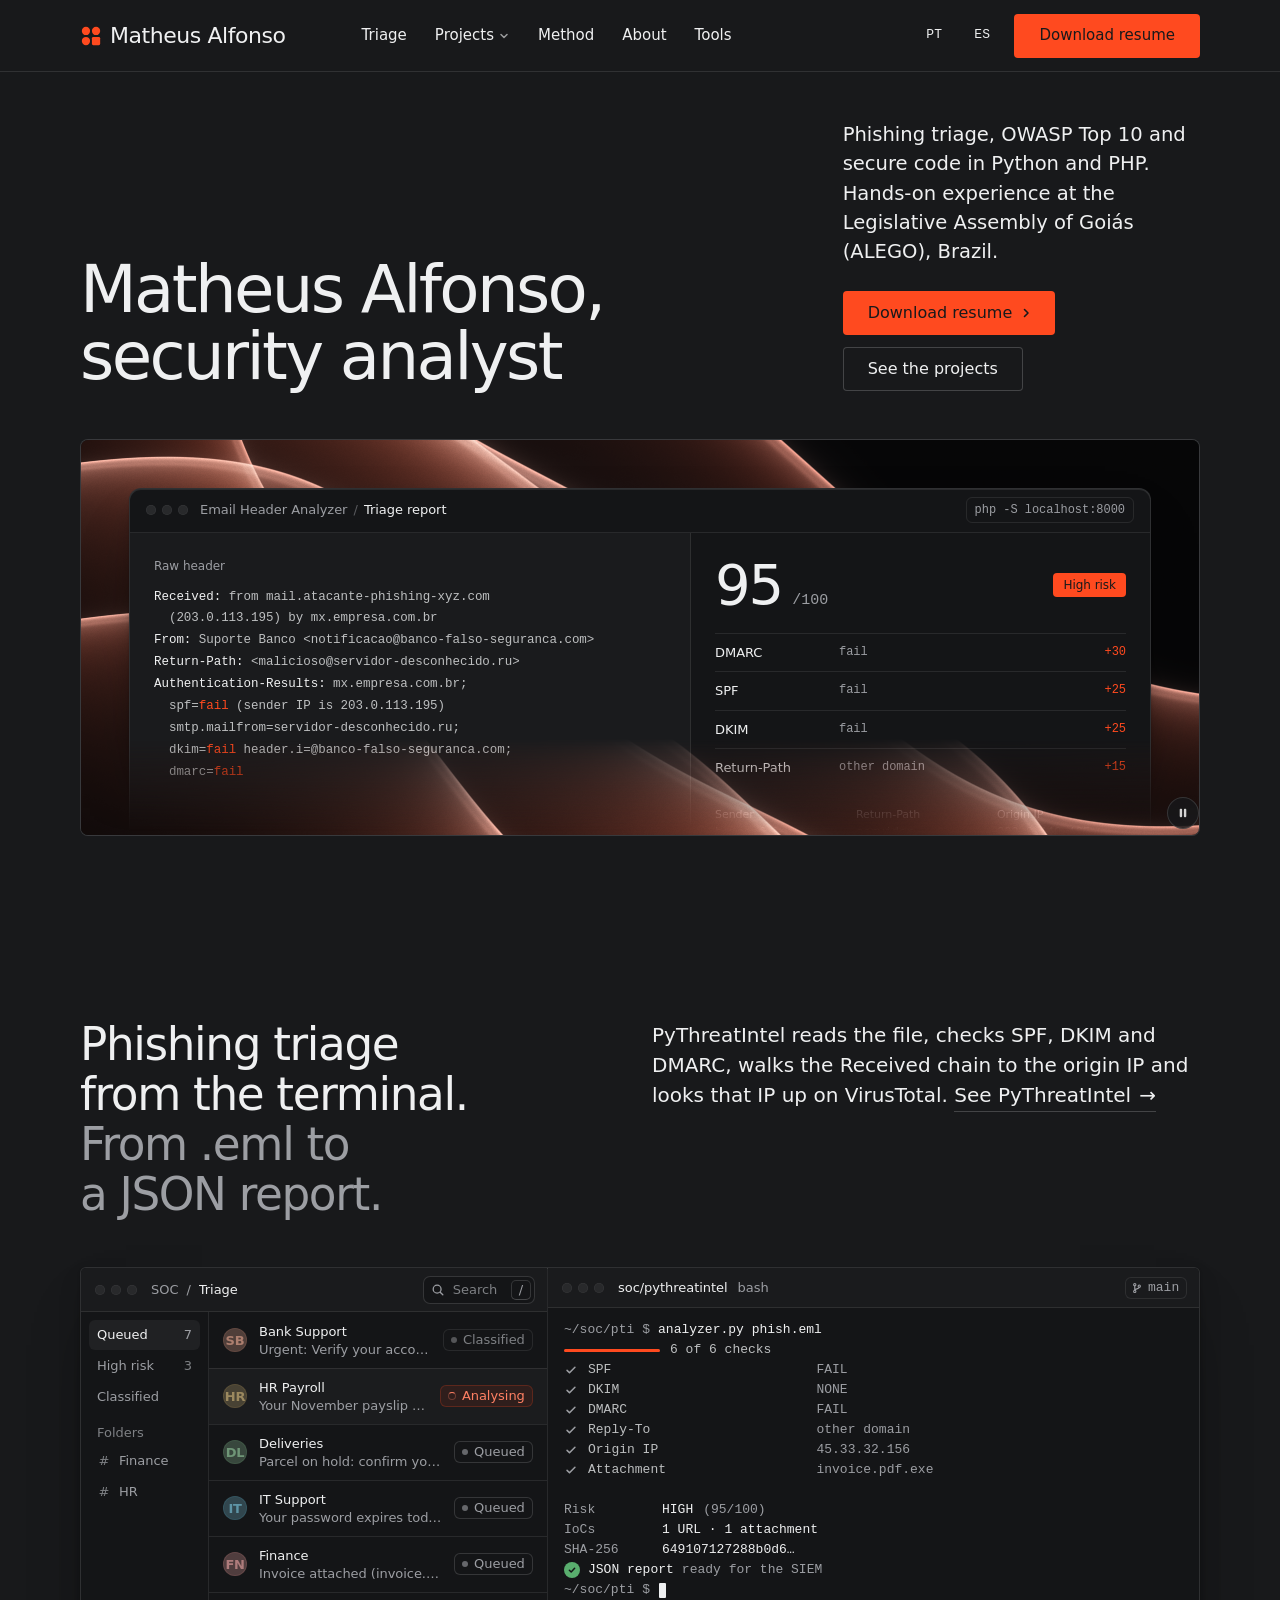
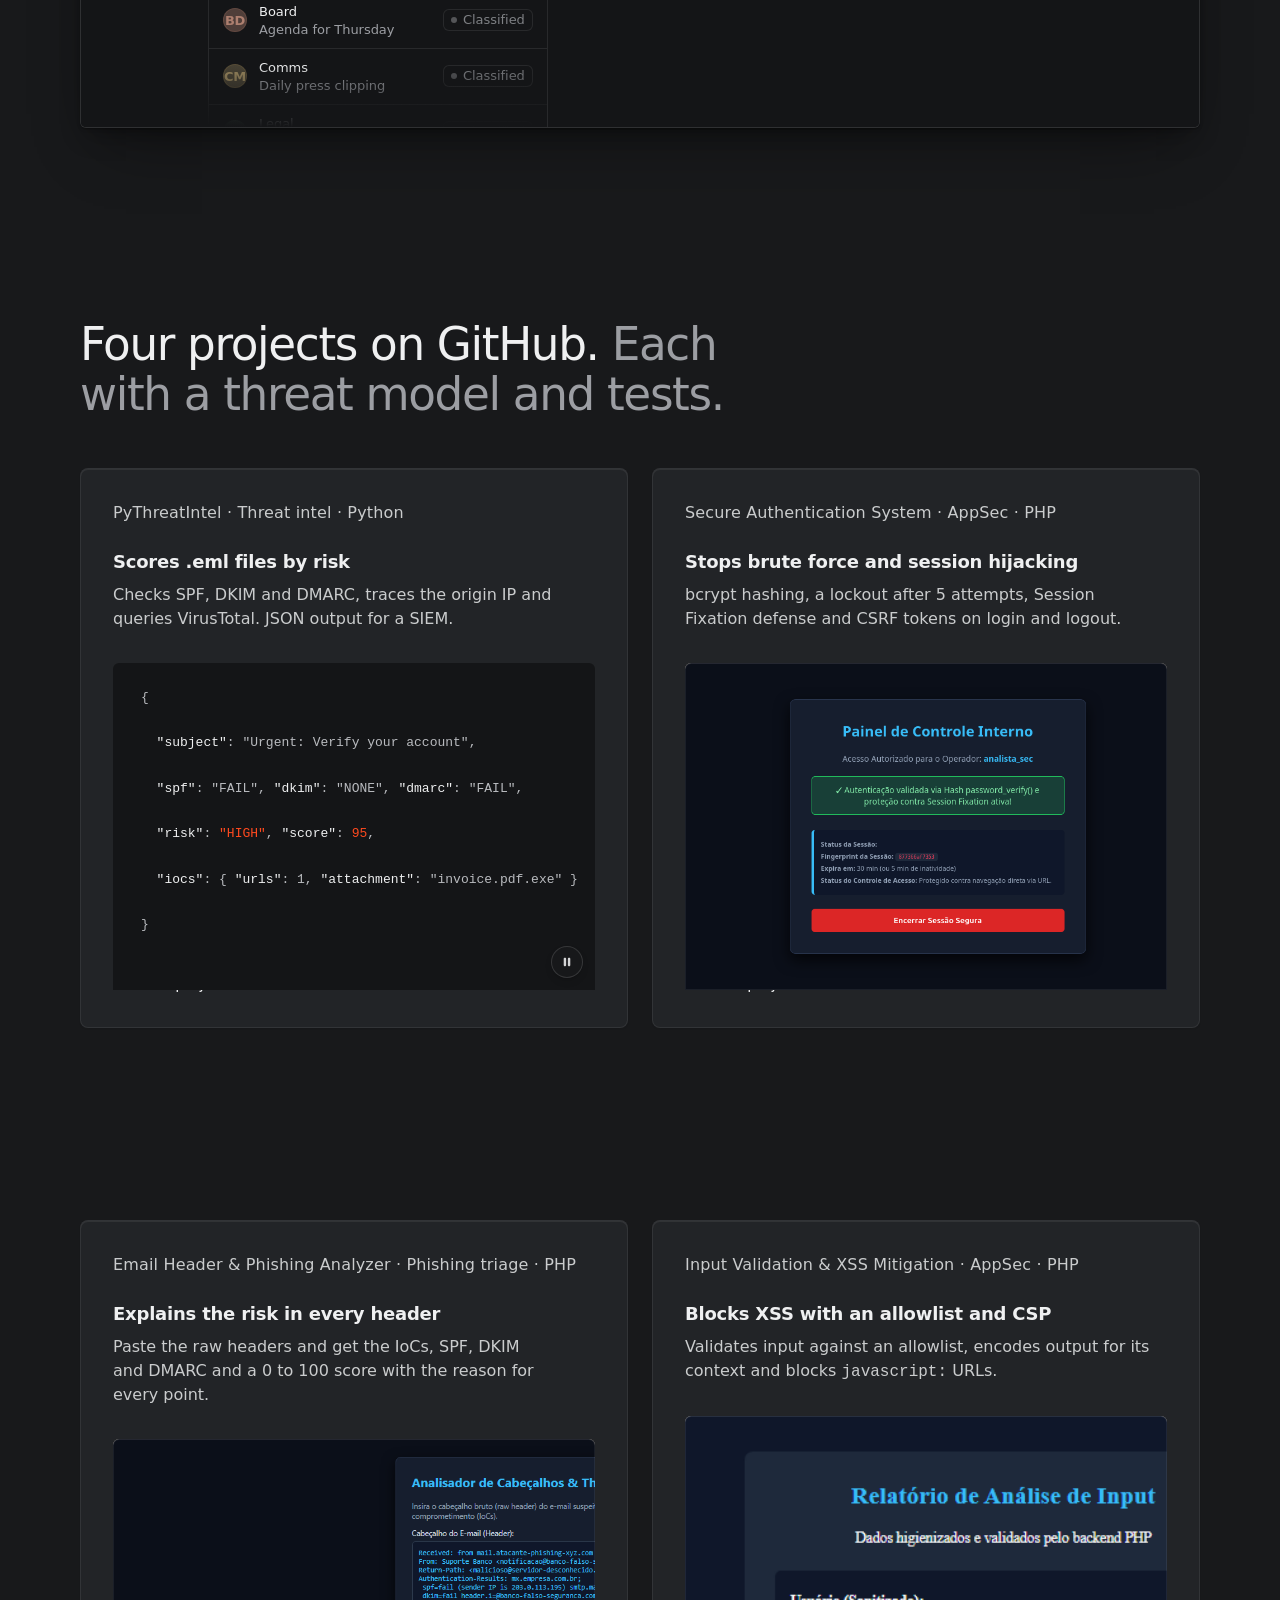
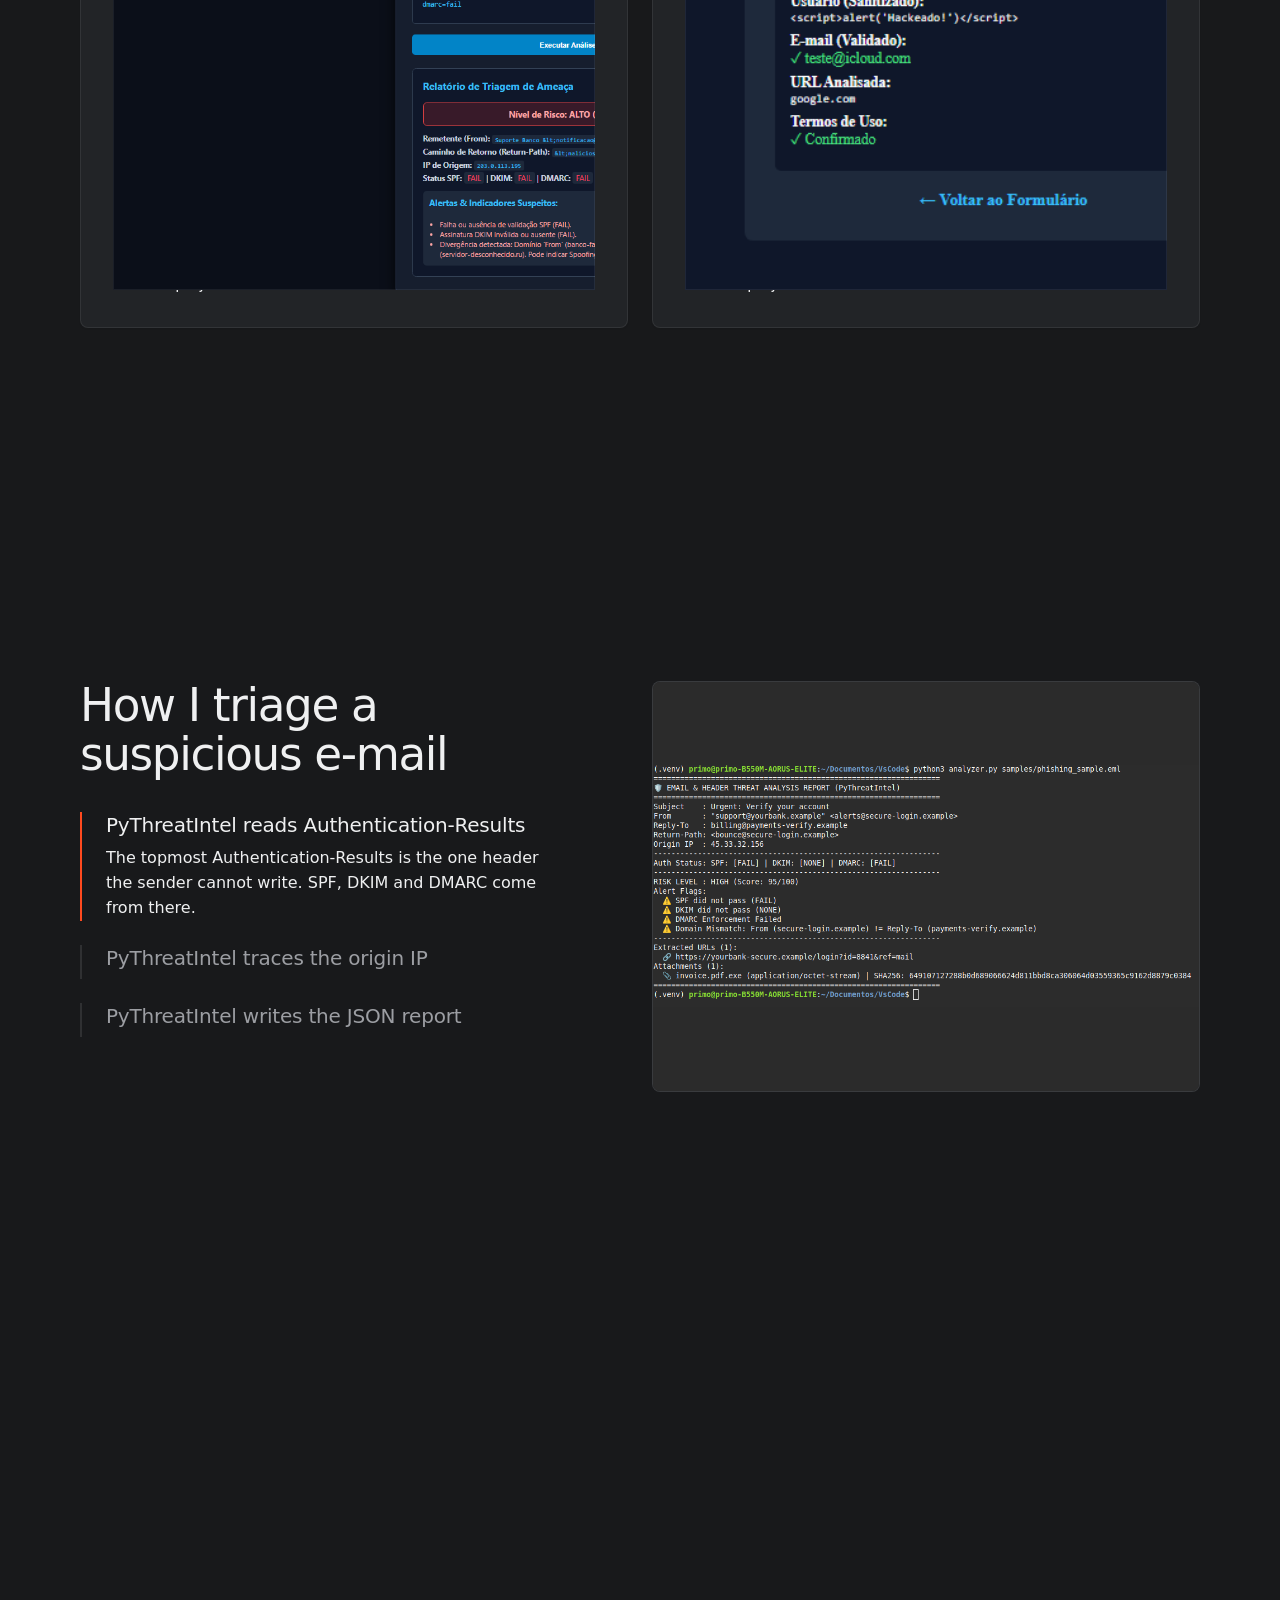
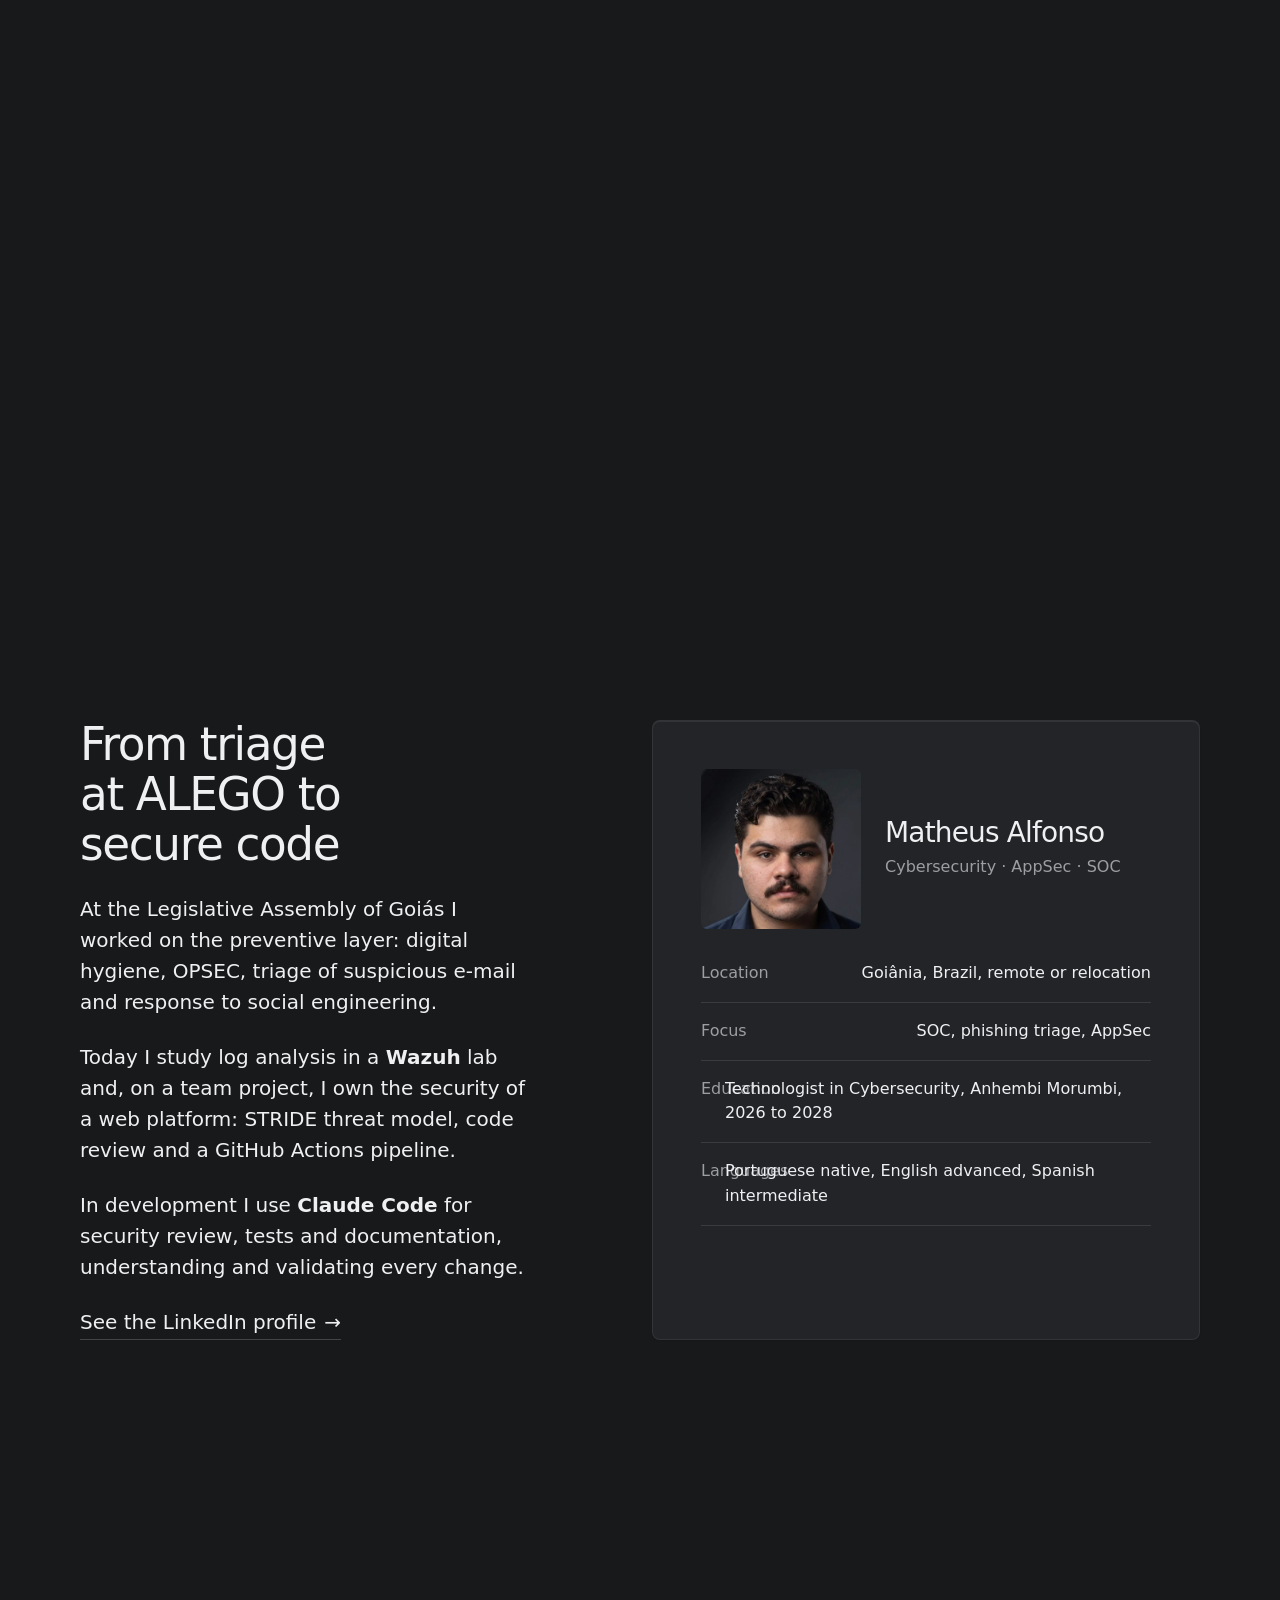
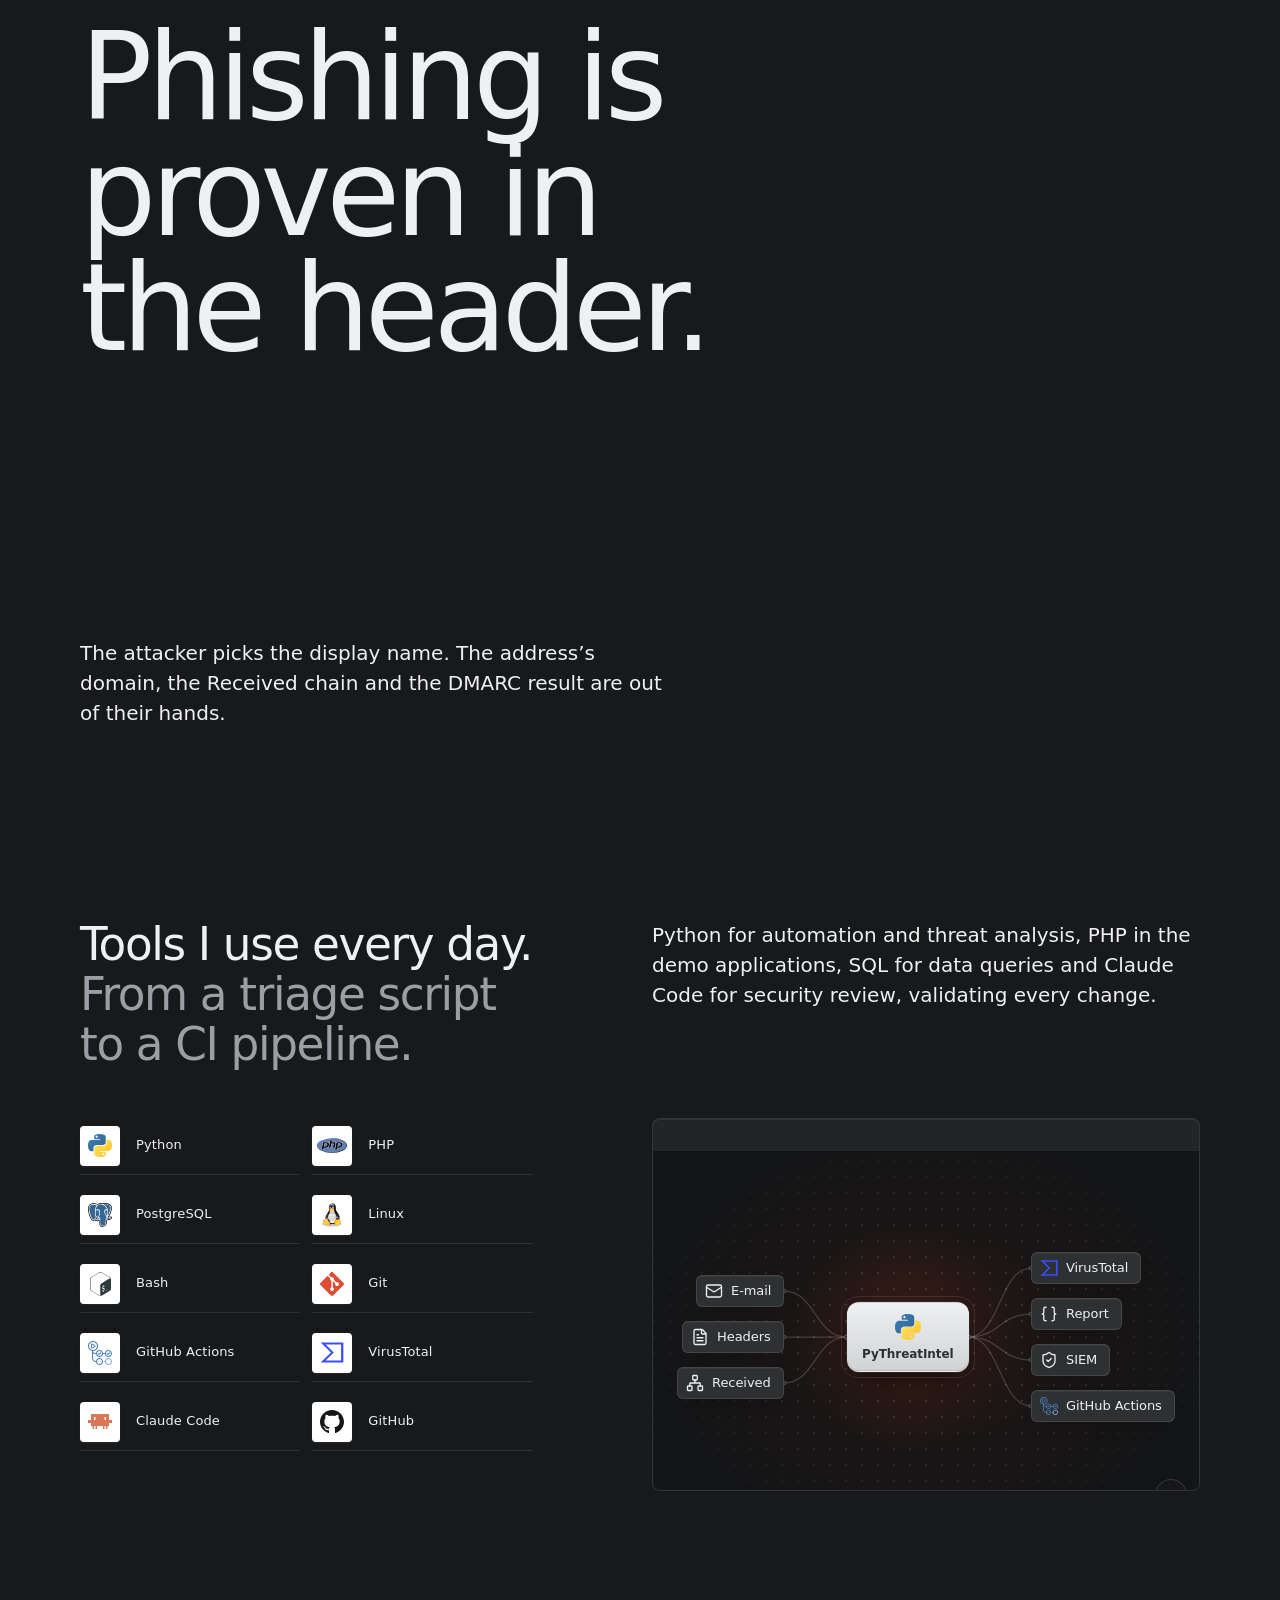
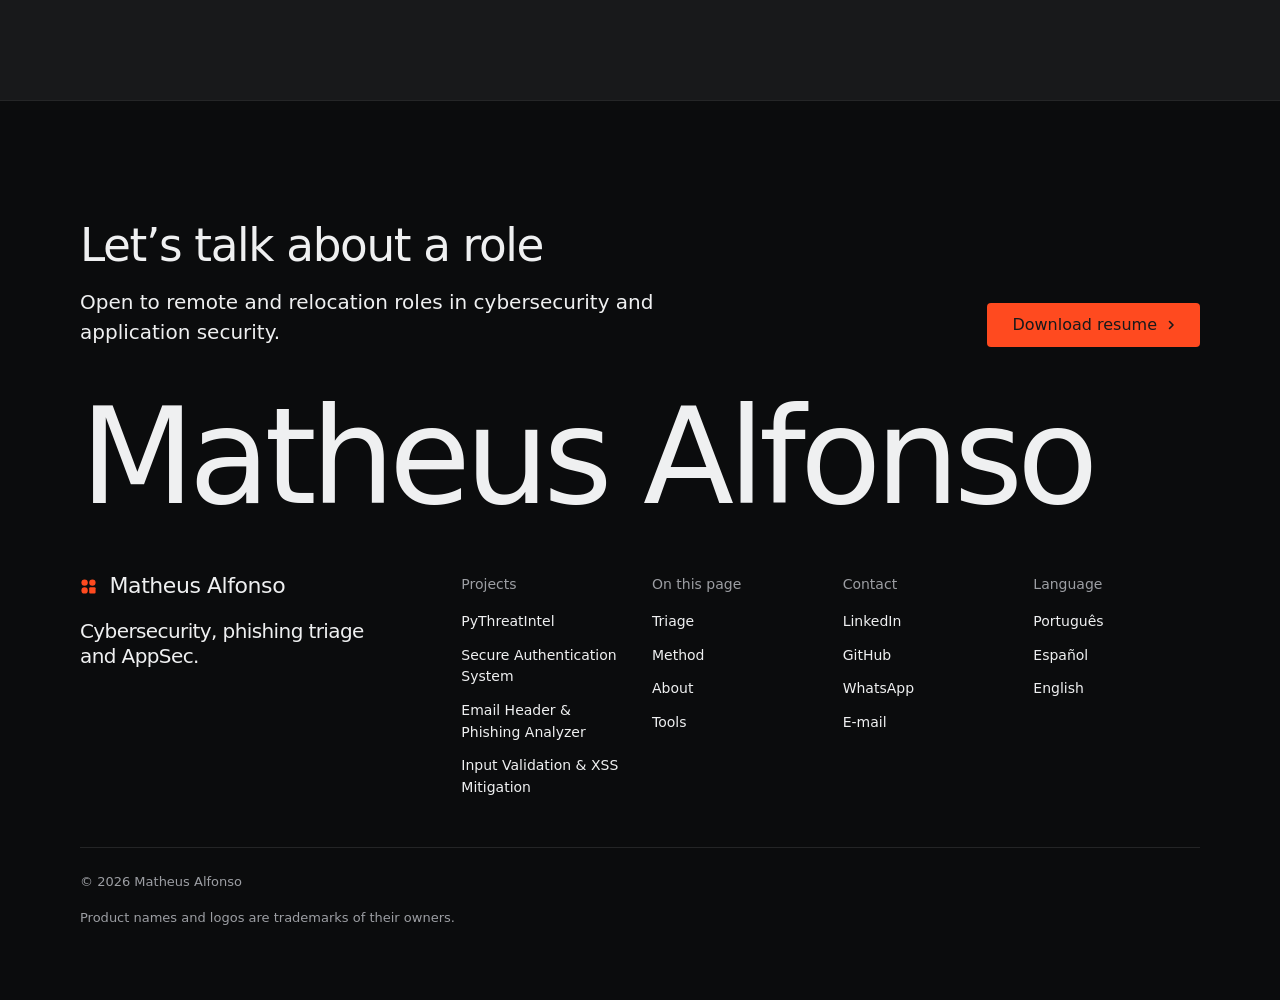
<file: en.html>
<!doctype html>
<!-- type: software (portfólio de um analista de cibersegurança; as ferramentas dele são o produto)
     deal: hero product (o relatório do Email Header Analyzer no palco), nav-cards, close-word, footer-dark, rhythm space,
     buttons solid, mark dots, palette graphite-safety-orange, type funnel, radius sharp, ground sand,
     effect glass-fold (palco do hero, o fundo do site da 0x Labs); moments: pinned-chapters (#metodo), liquid-type (#prova) -->
<html lang="en" data-type="software" data-radius="sharp" data-ground="sand" data-buttons="solid" data-motion>
<head>
<meta charset="utf-8">
<meta http-equiv="Content-Security-Policy" content="default-src 'none'; script-src 'self'; style-src 'self' https://fonts.googleapis.com; font-src https://fonts.gstatic.com; img-src 'self' data:; connect-src 'self'; base-uri 'none'; form-action 'none'; upgrade-insecure-requests">
<meta name="referrer" content="strict-origin-when-cross-origin">
<meta name="viewport" content="width=device-width, initial-scale=1, viewport-fit=cover">
<title>Matheus Alfonso: security analyst for phishing and AppSec</title>
<meta name="description" content="Portfolio of Matheus Alfonso: phishing triage, application security and four defensive tools with open source code on GitHub.">
<link rel="canonical" href="https://mattheusalfonso.github.io/en.html">
<link rel="alternate" hreflang="pt-BR" href="https://mattheusalfonso.github.io/">
<link rel="alternate" hreflang="es" href="https://mattheusalfonso.github.io/es.html">
<link rel="alternate" hreflang="en" href="https://mattheusalfonso.github.io/en.html">
<meta property="og:type" content="website">
<meta property="og:url" content="https://mattheusalfonso.github.io/en.html">
<meta property="og:title" content="Matheus Alfonso: security analyst for phishing and AppSec">
<meta property="og:description" content="Portfolio of Matheus Alfonso: phishing triage, application security and four defensive tools with open source code on GitHub.">
<meta property="og:image" content="https://mattheusalfonso.github.io/og-image.png">
<meta property="og:locale" content="en_US">
<meta name="twitter:card" content="summary_large_image">
<link rel="icon" href="favicon.svg" type="image/svg+xml">
<link rel="apple-touch-icon" href="apple-touch-icon.png">
<meta name="theme-color" content="#18191b">
<meta name="site-kind" content="software">
<meta name="page-type" content="software">
<link rel="preconnect" href="https://fonts.googleapis.com">
<link rel="preconnect" href="https://fonts.gstatic.com" crossorigin>
<link rel="stylesheet" href="https://fonts.googleapis.com/css2?family=Funnel+Display:wght@400..700&family=Funnel+Sans:wght@400..600&family=DM+Mono:wght@400;500&display=swap">
<link rel="stylesheet" href="assets/system.css">
<link rel="stylesheet" href="assets/ui/cards.css">
<link rel="stylesheet" href="assets/motion/motion.css">
<link rel="stylesheet" href="assets/backgrounds/backgrounds.css">
<link rel="stylesheet" href="assets/layout/layout.css">
<link rel="stylesheet" href="assets/icons/icon.css">
<link rel="stylesheet" href="assets/ui/base.css">
<link rel="stylesheet" href="assets/ui/window/fragment.css">
<link rel="stylesheet" href="assets/ui/terminal-run/fragment.css">
<link rel="stylesheet" href="assets/diagrams/diagram.css">
<link rel="stylesheet" href="assets/site.css">
<script src="assets/head.js"></script>
<script src="assets/backgrounds/backgrounds.js"></script>
<link rel="modulepreload" href="assets/moments/moments.js">
<link rel="modulepreload" href="assets/moments/lib.js">
<link rel="modulepreload" href="assets/moments/pinned-chapters/moment.js">
<link rel="modulepreload" href="assets/moments/liquid-type/moment.js">
</head>
<body>
<header class="nav">
  <div class="wrap nav__bar">
    <a class="skip-link" href="#top">Skip to content</a>
    <a class="nav__logo" href="en.html#top"><span class="mark" data-mark="dots" aria-hidden="true"></span>Matheus Alfonso</a>
    <nav class="nav__links" aria-label="Main">
      <div class="nav__item"><a class="nav__link" href="en.html#triagem">Triage</a></div>
      <div class="nav__item">
        <a class="nav__link" href="en.html#projetos">Projects <svg class="chev" viewBox="0 0 12 12" aria-hidden="true"><path d="M3 4.5l3 3 3-3" fill="none" stroke="currentColor" stroke-width="1.5" stroke-linecap="round" stroke-linejoin="round"/></svg></a>
        <div class="nav__menu">
          <div class="wrap grid">
            <a class="menu-card span-3" href="projetos/pythreatintel-en.html">
              <div class="panel"><img class="frame__img" src="img/projetos/pythreatintel-phishing.png" alt="" width="991" height="438" loading="lazy"></div>
              <span class="t-card">PyThreatIntel</span>
              <span class="t-small muted">Scores .eml files by risk</span>
            </a>
            <a class="menu-card span-3" href="projetos/secure-auth-system-en.html">
              <div class="panel"><img class="frame__img" src="img/projetos/secure-auth.png" alt="" width="840" height="543" loading="lazy"></div>
              <span class="t-card">Secure Authentication System</span>
              <span class="t-small muted">Stops brute force and session hijacking</span>
            </a>
            <a class="menu-card span-3" href="projetos/email-header-analyzer-en.html">
              <div class="panel"><img class="frame__img" src="img/projetos/email-header-analyzer.png" alt="" width="1421" height="683" loading="lazy"></div>
              <span class="t-card">Email Header &amp; Phishing Analyzer</span>
              <span class="t-small muted">Explains the risk in every header</span>
            </a>
            <a class="menu-card span-3" href="projetos/input-validation-security-en.html">
              <div class="panel"><img class="frame__img" src="img/projetos/input-validation.png" alt="" width="533" height="374" loading="lazy"></div>
              <span class="t-card">Input Validation &amp; XSS Mitigation</span>
              <span class="t-small muted">Blocks XSS with an allowlist and CSP</span>
            </a>
          </div>
        </div>
      </div>
      <div class="nav__item"><a class="nav__link" href="en.html#metodo">Method</a></div>
      <div class="nav__item"><a class="nav__link" href="en.html#sobre">About</a></div>
      <div class="nav__item"><a class="nav__link" href="en.html#ferramentas">Tools</a></div>
    </nav>
    <div class="nav__actions">
      <a class="nav__link nav__lang" href="index.html" hreflang="pt-BR" lang="pt-BR">PT</a><a class="nav__link nav__lang" href="es.html" hreflang="es" lang="es">ES</a>
      <a class="btn btn--primary" href="cv-en.pdf" download="CV-Matheus-Alfonso-EN.pdf">Download resume</a>
    </div>
    <button class="nav__toggle" type="button" aria-expanded="false" aria-label="Menu">
      <svg width="18" height="18" viewBox="0 0 18 18" aria-hidden="true"><path d="M2 5h14M2 13h14" stroke="currentColor" stroke-width="1.6" stroke-linecap="round"/></svg>
    </button>
  </div>
</header>

<main id="top">
  <section class="hero hero--product" data-enter aria-labelledby="hero-h">
    <div class="wrap"><div class="hero-text hero__in">
      <div class="hero__head">
        <div>
          <h1 id="hero-h">Matheus Alfonso, security analyst</h1>
          <p class="hero__lead">Phishing triage, OWASP Top 10 and secure code in Python and PHP. Hands-on experience at the Legislative Assembly of Goiás (ALEGO), Brazil.</p>
        </div>
        <div class="btn-row"><a class="btn btn--primary" href="cv-en.pdf" download="CV-Matheus-Alfonso-EN.pdf">Download resume<svg class="m-arrow" viewBox="0 0 12 12" aria-hidden="true"><path class="m-arrow__stem" d="M1 6h8"/><path class="m-arrow__head" d="M4.5 2.5 8 6l-3.5 3.5"/></svg></a><a class="btn btn--secondary" href="#projetos">See the projects</a></div>
      </div>
      <div class="hero__stage hero__stage--ui" data-enter-media>
        <div class="hero__fx" data-fx="glass-fold" data-fx-seed="41" aria-hidden="true"></div>
        <div class="stage stage--fade-b">
          <div class="ui rep" data-rep role="img" aria-label="Email Header Analyzer report: a phishing e-mail failing SPF, DKIM and DMARC with a risk score of 95 out of 100.">
            <div class="rep__bar"><span class="ui-dots" aria-hidden="true"><i></i><i></i><i></i></span><span class="rep__crumb">Email Header Analyzer <i>/</i> <b>Triage report</b></span><span class="ui-spacer"></span><span class="rep__chip">php -S localhost:8000</span></div>
            <div class="rep__body">
              <div class="rep__raw"><span class="rep__scan" aria-hidden="true"></span>
                <p class="rep__label">Raw header</p>
<pre class="rep__pre"><span class="rep__hk">Received:</span> from mail.atacante-phishing-xyz.com
  (203.0.113.195) by mx.empresa.com.br
<span class="rep__hk">From:</span> Suporte Banco &lt;notificacao@banco-falso-seguranca.com&gt;
<span class="rep__hk">Return-Path:</span> &lt;malicioso@servidor-desconhecido.ru&gt;
<span class="rep__hk">Authentication-Results:</span> mx.empresa.com.br;
  spf=<b>fail</b> (sender IP is 203.0.113.195)
  smtp.mailfrom=servidor-desconhecido.ru;
  dkim=<b>fail</b> header.i=@banco-falso-seguranca.com;
  dmarc=<b>fail</b></pre>
              </div>
              <div class="rep__out">
                <div class="rep__score"><span class="rep__num" data-rep-num>95</span><span class="rep__of">/100</span><span class="rep__risk">High risk</span></div>
                <ul class="rep__rows">
              <li><span class="rep__k">DMARC</span><span class="rep__v">fail</span><span class="rep__p">+30</span></li>
              <li><span class="rep__k">SPF</span><span class="rep__v">fail</span><span class="rep__p">+25</span></li>
              <li><span class="rep__k">DKIM</span><span class="rep__v">fail</span><span class="rep__p">+25</span></li>
              <li><span class="rep__k">Return-Path</span><span class="rep__v">other domain</span><span class="rep__p">+15</span></li>
                </ul>
                <dl class="rep__ioc">
                  <div><dt>Sender</dt><dd>banco-falso-seguranca.com</dd></div>
                  <div><dt>Return-Path</dt><dd>servidor-desconhecido.ru</dd></div>
                  <div><dt>Origin IP</dt><dd>203.0.113.195</dd></div>
                </dl>
                <p class="rep__note">From and Return-Path on different domains: a spoofing signal.</p>
              </div>
            </div>
          </div>
        </div>
      </div>
    </div></div>
  </section>

  <section class="section" id="triagem" aria-labelledby="triagem-h">
    <div class="wrap">
      <div class="grid grid--top">
        <h2 class="span-5" id="triagem-h">Phishing triage from the terminal. <span class="muted">From .eml to a JSON report.</span></h2>
        <p class="span-6 start-7 lead-p">PyThreatIntel reads the file, checks SPF, DKIM and DMARC, walks the Received chain to the origin IP and looks that IP up on VirusTotal. <a class="link" href="projetos/pythreatintel-en.html">See PyThreatIntel</a></p>
      </div>
      <div class="ui app fill" role="img" aria-label="PyThreatIntel on a queue of suspicious e-mails: the terminal analyses an .eml and flags high risk, score 95 out of 100." data-ui-pause-host>
        <div class="app__pane app__pane--list">
          <div class="ui ui-panel ui-win" data-ui="window" data-open="Queued" data-work="Analysing" data-done="Classified">
            <div class="ui-win__bar"><span class="ui-dots" aria-hidden="true"><i></i><i></i><i></i></span><span class="ui-win__crumb">SOC <i>/</i> <b>Triage</b></span><span class="ui-spacer"></span>
              <span class="ui-win__search" aria-hidden="true"><svg class="ui-icon" viewBox="0 0 16 16"><circle cx="7" cy="7" r="4.5"/><path d="m10.5 10.5 3 3"/></svg><span class="ui-win__ph">Search</span><span class="ui-kbd">/</span></span>
            </div>
            <div class="ui-win__body">
              <nav class="ui-win__side" aria-hidden="true"><span class="ui-win__nav is-on">Queued<em>7</em></span><span class="ui-win__nav">High risk<em>3</em></span><span class="ui-win__nav">Classified</span><span class="ui-win__label">Folders</span><span class="ui-win__nav"><span class="ui-win__hash">#</span>Finance</span><span class="ui-win__nav"><span class="ui-win__hash">#</span>HR</span></nav>
              <div class="ui-win__main">
                <div class="ui-win__cols" aria-hidden="true"><span>Sender</span><span>Subject</span><span>Status</span><span>Time</span></div>
                <ul class="ui-win__rows">
              <li class="ui-win__row" data-row><span class="ui-avatar" data-tone="1">SB</span><span class="ui-win__who">Bank Support</span><span class="ui-win__sub">Urgent: Verify your account</span><span class="ui-win__st" data-st>Queued</span><span class="ui-win__age">09:12</span></li>
              <li class="ui-win__row" data-row><span class="ui-avatar" data-tone="2">HR</span><span class="ui-win__who">HR Payroll</span><span class="ui-win__sub">Your November payslip is ready</span><span class="ui-win__st" data-st>Queued</span><span class="ui-win__age">09:08</span></li>
              <li class="ui-win__row" data-row><span class="ui-avatar" data-tone="3">DL</span><span class="ui-win__who">Deliveries</span><span class="ui-win__sub">Parcel on hold: confirm your address</span><span class="ui-win__st" data-st>Queued</span><span class="ui-win__age">08:57</span></li>
              <li class="ui-win__row" data-row><span class="ui-avatar" data-tone="4">IT</span><span class="ui-win__who">IT Support</span><span class="ui-win__sub">Your password expires today</span><span class="ui-win__st" data-st>Queued</span><span class="ui-win__age">08:41</span></li>
              <li class="ui-win__row" data-row><span class="ui-avatar" data-tone="5">FN</span><span class="ui-win__who">Finance</span><span class="ui-win__sub">Invoice attached (invoice.pdf.exe)</span><span class="ui-win__st" data-st>Queued</span><span class="ui-win__age">08:30</span></li>
              <li class="ui-win__row" data-row><span class="ui-avatar" data-tone="1">BD</span><span class="ui-win__who">Board</span><span class="ui-win__sub">Agenda for Thursday</span><span class="ui-win__st is-done" data-st>Classified</span><span class="ui-win__age">08:22</span></li>
              <li class="ui-win__row" data-row><span class="ui-avatar" data-tone="2">CM</span><span class="ui-win__who">Comms</span><span class="ui-win__sub">Daily press clipping</span><span class="ui-win__st is-done" data-st>Classified</span><span class="ui-win__age">08:15</span></li>
              <li class="ui-win__row" data-row><span class="ui-avatar" data-tone="3">LG</span><span class="ui-win__who">Legal</span><span class="ui-win__sub">Reviewed opinion</span><span class="ui-win__st is-done" data-st>Classified</span><span class="ui-win__age">08:03</span></li>
              <li class="ui-win__row" data-row><span class="ui-avatar" data-tone="4">AD</span><span class="ui-win__who">Admin</span><span class="ui-win__sub">On-call rota</span><span class="ui-win__st is-done" data-st>Classified</span><span class="ui-win__age">07:52</span></li>
              <li class="ui-win__row" data-row><span class="ui-avatar" data-tone="5">IT</span><span class="ui-win__who">IT Support</span><span class="ui-win__sub">Maintenance window</span><span class="ui-win__st is-done" data-st>Classified</span><span class="ui-win__age">07:40</span></li>
                </ul>
              </div>
            </div>
          </div>
        </div>
        <div class="app__pane app__pane--open" data-ui-loop>
    <div class="ui ui-panel ui-term" data-ui="terminal-run">
      <div class="ui-term__head"><span class="ui-dots" aria-hidden="true"><i></i><i></i><i></i></span><span class="ui-term__title">soc/pythreatintel</span><span class="ui-meta">bash</span><span class="ui-spacer"></span>
        <span class="ui-chip ui-chip--plain ui-term__branch"><svg viewBox="0 0 16 16" aria-hidden="true" fill="none" stroke="currentColor" stroke-width="1.5" stroke-linecap="round" stroke-linejoin="round"><circle cx="5" cy="3.5" r="1.5"/><circle cx="5" cy="12.5" r="1.5"/><circle cx="11" cy="5.5" r="1.5"/><path d="M5 5v6M11 7c0 2.6-6 1.8-6 4"/></svg>main</span>
      </div>
      <div class="ui-term__screen" data-term-screen>
        <div class="ui-term__track" data-term-track>
          <div class="ui-term__ln ui-term__cmd"><span class="ui-term__cwd">~/<span class="ui-term__up">soc/</span>pti</span><span class="ui-term__sig">$</span><span class="ui-term__typed" data-term-cmd>analyzer.py phish.eml</span></div>
          <div class="ui-term__ln ui-term__meter" data-term-out data-term-meter><span class="ui-term__bar"><i></i></span><span class="ui-term__count" data-term-count>6 of 6 checks</span></div>
          <div class="ui-term__ln ui-term__log" data-term-out data-term-step><svg class="ui-term__tick" viewBox="0 0 16 16" aria-hidden="true"><path d="m3.5 8.4 2.8 2.8 6.2-6.4"/></svg><span class="ui-term__path">SPF</span><span class="ui-term__n">FAIL</span><span class="ui-term__t"></span></div>
          <div class="ui-term__ln ui-term__log" data-term-out data-term-step><svg class="ui-term__tick" viewBox="0 0 16 16" aria-hidden="true"><path d="m3.5 8.4 2.8 2.8 6.2-6.4"/></svg><span class="ui-term__path">DKIM</span><span class="ui-term__n">NONE</span><span class="ui-term__t"></span></div>
          <div class="ui-term__ln ui-term__log" data-term-out data-term-step><svg class="ui-term__tick" viewBox="0 0 16 16" aria-hidden="true"><path d="m3.5 8.4 2.8 2.8 6.2-6.4"/></svg><span class="ui-term__path">DMARC</span><span class="ui-term__n">FAIL</span><span class="ui-term__t"></span></div>
          <div class="ui-term__ln ui-term__log" data-term-out data-term-step><svg class="ui-term__tick" viewBox="0 0 16 16" aria-hidden="true"><path d="m3.5 8.4 2.8 2.8 6.2-6.4"/></svg><span class="ui-term__path">Reply-To</span><span class="ui-term__n">other domain</span><span class="ui-term__t"></span></div>
          <div class="ui-term__ln ui-term__log" data-term-out data-term-step><svg class="ui-term__tick" viewBox="0 0 16 16" aria-hidden="true"><path d="m3.5 8.4 2.8 2.8 6.2-6.4"/></svg><span class="ui-term__path">Origin IP</span><span class="ui-term__n">45.33.32.156</span><span class="ui-term__t"></span></div>
          <div class="ui-term__ln ui-term__log" data-term-out data-term-step><svg class="ui-term__tick" viewBox="0 0 16 16" aria-hidden="true"><path d="m3.5 8.4 2.8 2.8 6.2-6.4"/></svg><span class="ui-term__path">Attachment</span><span class="ui-term__n">invoice.pdf.exe</span><span class="ui-term__t"></span></div>
          <div class="ui-term__ln ui-term__gap" data-term-out aria-hidden="true"></div>
          <div class="ui-term__ln ui-term__sum" data-term-out><span class="ui-term__key">Risk</span><span class="ui-term__val">HIGH</span><span class="ui-term__dim">(95/100)</span></div>
          <div class="ui-term__ln ui-term__sum" data-term-out><span class="ui-term__key">IoCs</span><span class="ui-term__val">1 URL · 1 attachment</span><span class="ui-term__dim"></span></div>
          <div class="ui-term__ln ui-term__sum" data-term-out><span class="ui-term__key">SHA-256</span><span class="ui-term__val">649107127288b0d6…</span><span class="ui-term__dim"></span></div>
          <div class="ui-term__ln ui-term__done" data-term-out data-term-done><span class="ui-term__ok"><svg viewBox="0 0 16 16" aria-hidden="true"><path d="m4.5 8.3 2.4 2.4 4.6-5"/></svg></span><b>JSON report</b><span class="ui-term__dim">ready for the SIEM</span></div>
          <div class="ui-term__ln ui-term__cmd" data-term-next><span class="ui-term__cwd">~/<span class="ui-term__up">soc/</span>pti</span><span class="ui-term__sig">$</span><span class="ui-term__typed"></span><i class="ui-term__caret" aria-hidden="true"></i></div>
        </div>
      </div>
    </div>
        </div>
      </div>
    </div>
  </section>

  <section class="section g2" id="projetos" aria-labelledby="projetos-h">
    <div class="wrap">
      <div class="group">
        <div class="section-head">
          <h2 id="projetos-h">Four projects on GitHub. <span class="muted">Each with a threat model and tests.</span></h2>
        </div>
        <div class="grid">
          <article class="card card--row span-6 proj">
            <p class="t-label muted">PyThreatIntel · Threat intel · Python</p>
            <h3>Scores .eml files by risk</h3>
            <p>Checks SPF, DKIM and DMARC, traces the origin IP and queries VirusTotal. JSON output for a SIEM.</p>
            <div class="panel panel--json"><pre class="json" aria-hidden="true" data-m-loop><span class="jl">{</span>
<span class="jl">  <b>"subject"</b>: "Urgent: Verify your account",</span>
<span class="jl">  <b>"spf"</b>: "FAIL", <b>"dkim"</b>: "NONE", <b>"dmarc"</b>: "FAIL",</span>
<span class="jl">  <b>"risk"</b>: <em>"HIGH"</em>, <b>"score"</b>: <em>95</em>,</span>
<span class="jl">  <b>"iocs"</b>: { <b>"urls"</b>: 1, <b>"attachment"</b>: "invoice.pdf.exe" }</span>
<span class="jl">}</span></pre></div>
            <a class="card__link" href="projetos/pythreatintel-en.html">See the project<span class="sr-only">: PyThreatIntel</span><svg class="m-arrow" viewBox="0 0 12 12" aria-hidden="true"><path class="m-arrow__stem" d="M1 6h8"/><path class="m-arrow__head" d="M4.5 2.5 8 6l-3.5 3.5"/></svg></a>
          </article>
          <article class="card card--row span-6 proj">
            <p class="t-label muted">Secure Authentication System · AppSec · PHP</p>
            <h3>Stops brute force and session hijacking</h3>
            <p>bcrypt hashing, a lockout after 5 attempts, Session Fixation defense and CSRF tokens on login and logout.</p>
            <div class="panel panel--shot"><img class="frame__img" src="img/projetos/secure-auth.png" alt="Restricted dashboard after login, showing a session fingerprint instead of the real ID." width="840" height="543" loading="lazy"></div>
            <a class="card__link" href="projetos/secure-auth-system-en.html">See the project<span class="sr-only">: Secure Authentication System</span><svg class="m-arrow" viewBox="0 0 12 12" aria-hidden="true"><path class="m-arrow__stem" d="M1 6h8"/><path class="m-arrow__head" d="M4.5 2.5 8 6l-3.5 3.5"/></svg></a>
          </article>
        </div>
      </div>
      <div class="grid">
          <article class="card card--row span-6 proj">
            <p class="t-label muted">Email Header &amp; Phishing Analyzer · Phishing triage · PHP</p>
            <h3>Explains the risk in every header</h3>
            <p>Paste the raw headers and get the IoCs, SPF, DKIM and DMARC and a 0 to 100 score with the reason for every point.</p>
            <div class="panel panel--shot"><img class="frame__img" src="img/projetos/email-header-analyzer.png" alt="Header analysis of a phishing e-mail, with the risk score and the reason for every point." width="1421" height="683" loading="lazy"></div>
            <a class="card__link" href="projetos/email-header-analyzer-en.html">See the project<span class="sr-only">: Email Header &amp; Phishing Analyzer</span><svg class="m-arrow" viewBox="0 0 12 12" aria-hidden="true"><path class="m-arrow__stem" d="M1 6h8"/><path class="m-arrow__head" d="M4.5 2.5 8 6l-3.5 3.5"/></svg></a>
          </article>
          <article class="card card--row span-6 proj">
            <p class="t-label muted">Input Validation &amp; XSS Mitigation · AppSec · PHP</p>
            <h3>Blocks XSS with an allowlist and CSP</h3>
            <p>Validates input against an allowlist, encodes output for its context and blocks <code>javascript:</code> URLs.</p>
            <div class="panel panel--shot"><img class="frame__img" src="img/projetos/input-validation.png" alt="Validation report: the XSS payload is rejected and shown as inert text." width="533" height="374" loading="lazy"></div>
            <a class="card__link" href="projetos/input-validation-security-en.html">See the project<span class="sr-only">: Input Validation &amp; XSS Mitigation</span><svg class="m-arrow" viewBox="0 0 12 12" aria-hidden="true"><path class="m-arrow__stem" d="M1 6h8"/><path class="m-arrow__head" d="M4.5 2.5 8 6l-3.5 3.5"/></svg></a>
          </article>
      </div>
    </div>
  </section>

  <section class="section" id="metodo" data-moment="pinned-chapters" aria-labelledby="metodo-h">
    <div class="wrap mo-pc__grid">
      <div class="mo-pc__text">
        <h2 id="metodo-h">How I triage a suspicious e-mail</h2>
        <ol class="mo-pc__steps">
          <li class="mo-pc__step">
            <h3>PyThreatIntel reads Authentication-Results</h3>
            <p>The topmost Authentication-Results is the one header the sender cannot write. SPF, DKIM and DMARC come from there.</p>
            <figure class="mo-pc__visual"><img src="img/projetos/pythreatintel-phishing.png" alt="PyThreatIntel output for a phishing e-mail, failing SPF and DMARC" width="991" height="438" loading="lazy"></figure>
          </li>
          <li class="mo-pc__step">
            <h3>PyThreatIntel traces the origin IP</h3>
            <p>The Received chain is read bottom to top until the first public IP. Private ranges are left out.</p>
            <figure class="mo-pc__visual"><img src="img/projetos/pythreatintel-legit.png" alt="PyThreatIntel output for a legitimate e-mail, low risk" width="967" height="356" loading="lazy"></figure>
          </li>
          <li class="mo-pc__step">
            <h3>PyThreatIntel writes the JSON report</h3>
            <p>URLs, SHA-256 hashes of attachments and the VirusTotal reputation go into a report a SIEM can read.</p>
            <figure class="mo-pc__visual"><img src="img/projetos/pythreatintel-json.png" alt="Full PyThreatIntel JSON report" width="1079" height="821" loading="lazy"></figure>
          </li>
        </ol>
      </div>
      <div class="mo-pc__visuals frame"></div>
    </div>
  </section>

  <section class="section" id="sobre" aria-labelledby="sobre-h">
    <div class="wrap">
      <div class="grid grid--top">
        <div class="span-5 sobre__text">
          <h2 id="sobre-h">From triage at ALEGO to secure code</h2>
          <p>At the Legislative Assembly of Goiás I worked on the preventive layer: digital hygiene, OPSEC, triage of suspicious e-mail and response to social engineering.</p>
          <p>Today I study log analysis in a <strong>Wazuh</strong> lab and, on a team project, I own the security of a web platform: STRIDE threat model, code review and a GitHub Actions pipeline.</p>
          <p>In development I use <strong>Claude Code</strong> for security review, tests and documentation, understanding and validating every change.</p>
          <p><a class="link" href="https://www.linkedin.com/in/mattheusalfonso" target="_blank" rel="noopener noreferrer">See the LinkedIn profile</a></p>
        </div>
        <div class="card badge ui span-6 start-7" role="img" aria-label="Matheus Alfonso. Cybersecurity · AppSec · SOC. Location: Goiânia, Brazil, remote or relocation. Focus: SOC, phishing triage, AppSec. Education: Technologist in Cybersecurity, Anhembi Morumbi, 2026 to 2028. Languages: Portuguese native, English advanced, Spanish intermediate.">
          <div class="badge__head">
            <img class="badge__photo" src="profile.jpg" alt="Matheus Alfonso" width="400" height="400" data-source="client" data-subject="retrato de Matheus Alfonso">
            <div><p class="badge__name">Matheus Alfonso</p><p class="muted">Cybersecurity · AppSec · SOC</p></div>
          </div>
          <ul class="rows"><li><span class="rows__name">Location</span><span class="rows__value">Goiânia, Brazil, remote or relocation</span></li><li><span class="rows__name">Focus</span><span class="rows__value">SOC, phishing triage, AppSec</span></li><li><span class="rows__name">Education</span><span class="rows__value">Technologist in Cybersecurity, Anhembi Morumbi, 2026 to 2028</span></li><li><span class="rows__name">Languages</span><span class="rows__value">Portuguese native, English advanced, Spanish intermediate</span></li></ul>
        </div>
      </div>
    </div>
  </section>

  <section class="section" id="prova" data-moment="liquid-type" aria-labelledby="prova-h">
    <div class="wrap">
      <h2 class="mo-lt__type prova__type" id="prova-h">Phishing is proven in the header.</h2>
      <p class="t-lead prova__p">The attacker picks the display name. The address’s domain, the Received chain and the DMARC result are out of their hands.</p>
    </div>
  </section>

  <section class="section" id="ferramentas" aria-labelledby="ferramentas-h">
    <div class="wrap">
      <div class="grid grid--top">
        <h2 class="span-5" id="ferramentas-h">Tools I use every day. <span class="muted">From a triage script to a CI pipeline.</span></h2>
        <p class="span-6 start-7 lead-p">Python for automation and threat analysis, PHP in the demo applications, SQL for data queries and Claude Code for security review, validating every change.</p>
      </div>
      <div class="grid grid--top fer__row">
        <div class="tools span-5" role="img" aria-label="Python, PHP, PostgreSQL, Linux, Bash, Git, GitHub Actions, VirusTotal, Claude Code, GitHub">
          <ul class="tools__grid">
          <li class="tool"><span class="ic-tile"><img class="ic ic-40" src="assets/icons/python.svg" alt="" width="40" height="40"></span><span class="t-label" aria-hidden="true">Python</span></li>
          <li class="tool"><span class="ic-tile"><img class="ic ic-40 ic-wide" src="assets/icons/php.svg" alt="" width="40" height="40"></span><span class="t-label" aria-hidden="true">PHP</span></li>
          <li class="tool"><span class="ic-tile"><img class="ic ic-40" src="assets/icons/postgres.svg" alt="" width="40" height="40"></span><span class="t-label" aria-hidden="true">PostgreSQL</span></li>
          <li class="tool"><span class="ic-tile"><img class="ic ic-40" src="assets/icons/linux-tux.svg" alt="" width="40" height="40"></span><span class="t-label" aria-hidden="true">Linux</span></li>
          <li class="tool"><span class="ic-tile"><img class="ic ic-40" src="assets/icons/bash.svg" alt="" width="40" height="40"></span><span class="t-label" aria-hidden="true">Bash</span></li>
          <li class="tool"><span class="ic-tile"><img class="ic ic-40" src="assets/icons/git-icon.svg" alt="" width="40" height="40"></span><span class="t-label" aria-hidden="true">Git</span></li>
          <li class="tool"><span class="ic-tile"><img class="ic ic-40" src="assets/icons/github-actions.svg" alt="" width="40" height="40"></span><span class="t-label" aria-hidden="true">GitHub Actions</span></li>
          <li class="tool"><span class="ic-tile"><img class="ic ic-40" src="assets/icons/virustotal.svg" alt="" width="40" height="40"></span><span class="t-label" aria-hidden="true">VirusTotal</span></li>
          <li class="tool"><span class="ic-tile"><img class="ic ic-40 ic-land" src="assets/icons/claude-code.svg" alt="" width="40" height="40"></span><span class="t-label" aria-hidden="true">Claude Code</span></li>
          <li class="tool"><span class="ic-tile"><img class="ic ic-40 ic-ink" src="assets/icons/github.svg" alt="" width="40" height="40"></span><span class="t-label" aria-hidden="true">GitHub</span></li>
          </ul>
        </div>
        <div class="card fer__dg span-6 start-7">
          <div class="panel"><div class="dg" data-diagram='{"layout":"bowtie","alt":"An .eml e-mail, its headers and the Received chain go into PyThreatIntel, which queries VirusTotal and hands a JSON report to the SIEM and to CI.","sources":[{"label":"E-mail","icon":"ui:mail","sub":".eml"},{"label":"Headers","icon":"ui:file-text","sub":"Authentication-Results"},{"label":"Received","icon":"ui:network","sub":"Origin IP"}],"core":{"label":"PyThreatIntel","icon":"python"},"targets":[{"label":"VirusTotal","icon":"virustotal","sub":"IP reputation"},{"label":"Report","icon":"ui:braces","sub":"JSON"},{"label":"SIEM","icon":"ui:shield-check","sub":"Wazuh"},{"label":"GitHub Actions","icon":"github-actions","sub":"CI"}]}'></div></div>
        </div>
      </div>
    </div>
  </section>
</main>

<footer class="footer closing footer--dark ground-inverse" id="contact" aria-labelledby="close-h">
  <div class="wrap">
    <div class="closing__cta close--word">
      <div class="section-head--split">
        <div><h2 id="close-h">Let’s talk about a role</h2><p class="t-lead">Open to remote and relocation roles in cybersecurity and application security.</p></div>
        <a class="btn btn--primary" href="cv-en.pdf" download="CV-Matheus-Alfonso-EN.pdf">Download resume<svg class="m-arrow" viewBox="0 0 12 12" aria-hidden="true"><path class="m-arrow__stem" d="M1 6h8"/><path class="m-arrow__head" d="M4.5 2.5 8 6l-3.5 3.5"/></svg></a>
      </div>
      <p class="close__word" aria-hidden="true">Matheus Alfonso</p>
    </div>
    <div class="closing__links">
      <div class="grid">
        <div class="span-4 stack-4">
          <a class="nav__logo" href="en.html#top"><span class="mark" data-mark="dots" aria-hidden="true"></span>Matheus Alfonso</a>
          <p class="footer__lede">Cybersecurity, phishing triage and AppSec.</p>
        </div>
        <div class="span-2 footer__col"><h3>Projects</h3><ul><li><a href="projetos/pythreatintel-en.html">PyThreatIntel</a></li><li><a href="projetos/secure-auth-system-en.html">Secure Authentication System</a></li><li><a href="projetos/email-header-analyzer-en.html">Email Header &amp; Phishing Analyzer</a></li><li><a href="projetos/input-validation-security-en.html">Input Validation &amp; XSS Mitigation</a></li></ul></div>
        <div class="span-2 footer__col"><h3>On this page</h3><ul>
          <li><a href="en.html#triagem">Triage</a></li><li><a href="en.html#metodo">Method</a></li>
          <li><a href="en.html#sobre">About</a></li><li><a href="en.html#ferramentas">Tools</a></li></ul></div>
        <div class="span-2 footer__col"><h3>Contact</h3><ul>
          <li><a href="https://www.linkedin.com/in/mattheusalfonso" target="_blank" rel="noopener noreferrer">LinkedIn</a></li><li><a href="https://github.com/MattheusAlfonso" target="_blank" rel="noopener noreferrer">GitHub</a></li>
          <li><a href="https://wa.me/5562920038598?text=Hi%20Matheus,%20I%20saw%20your%20Cybersecurity%20portfolio%20and%20would%20like%20to%20talk." target="_blank" rel="noopener noreferrer">WhatsApp</a></li><li><a href="mailto:ederson.alfonso@icloud.com">E-mail</a></li></ul></div>
        <div class="span-2 footer__col"><h3>Language</h3><ul><li><a href="index.html" hreflang="pt-BR" lang="pt-BR">Português</a></li><li><a href="es.html" hreflang="es" lang="es">Español</a></li><li><a href="en.html" aria-current="true">English</a></li></ul></div>
      </div>
      <div class="footer__legal">
        <span>&copy; 2026 Matheus Alfonso</span>
        <div class="socials"></div>
        <span class="credits">Product names and logos are trademarks of their owners.</span>
      </div>
    </div>
  </div>
</footer>
<nav class="actionbar" aria-label="Quick actions">
  <a class="btn btn--primary" href="cv-en.pdf" download="CV-Matheus-Alfonso-EN.pdf">Download resume</a>
</nav>
<script type="module" src="assets/system.js"></script>
<script type="module" src="assets/motion/motion.js"></script>
<script type="module" src="assets/layout/layout.js"></script>
<script type="module" src="assets/diagrams/mount.js"></script>
<script type="module" src="assets/site.js"></script>
</body>
</html>
</file>
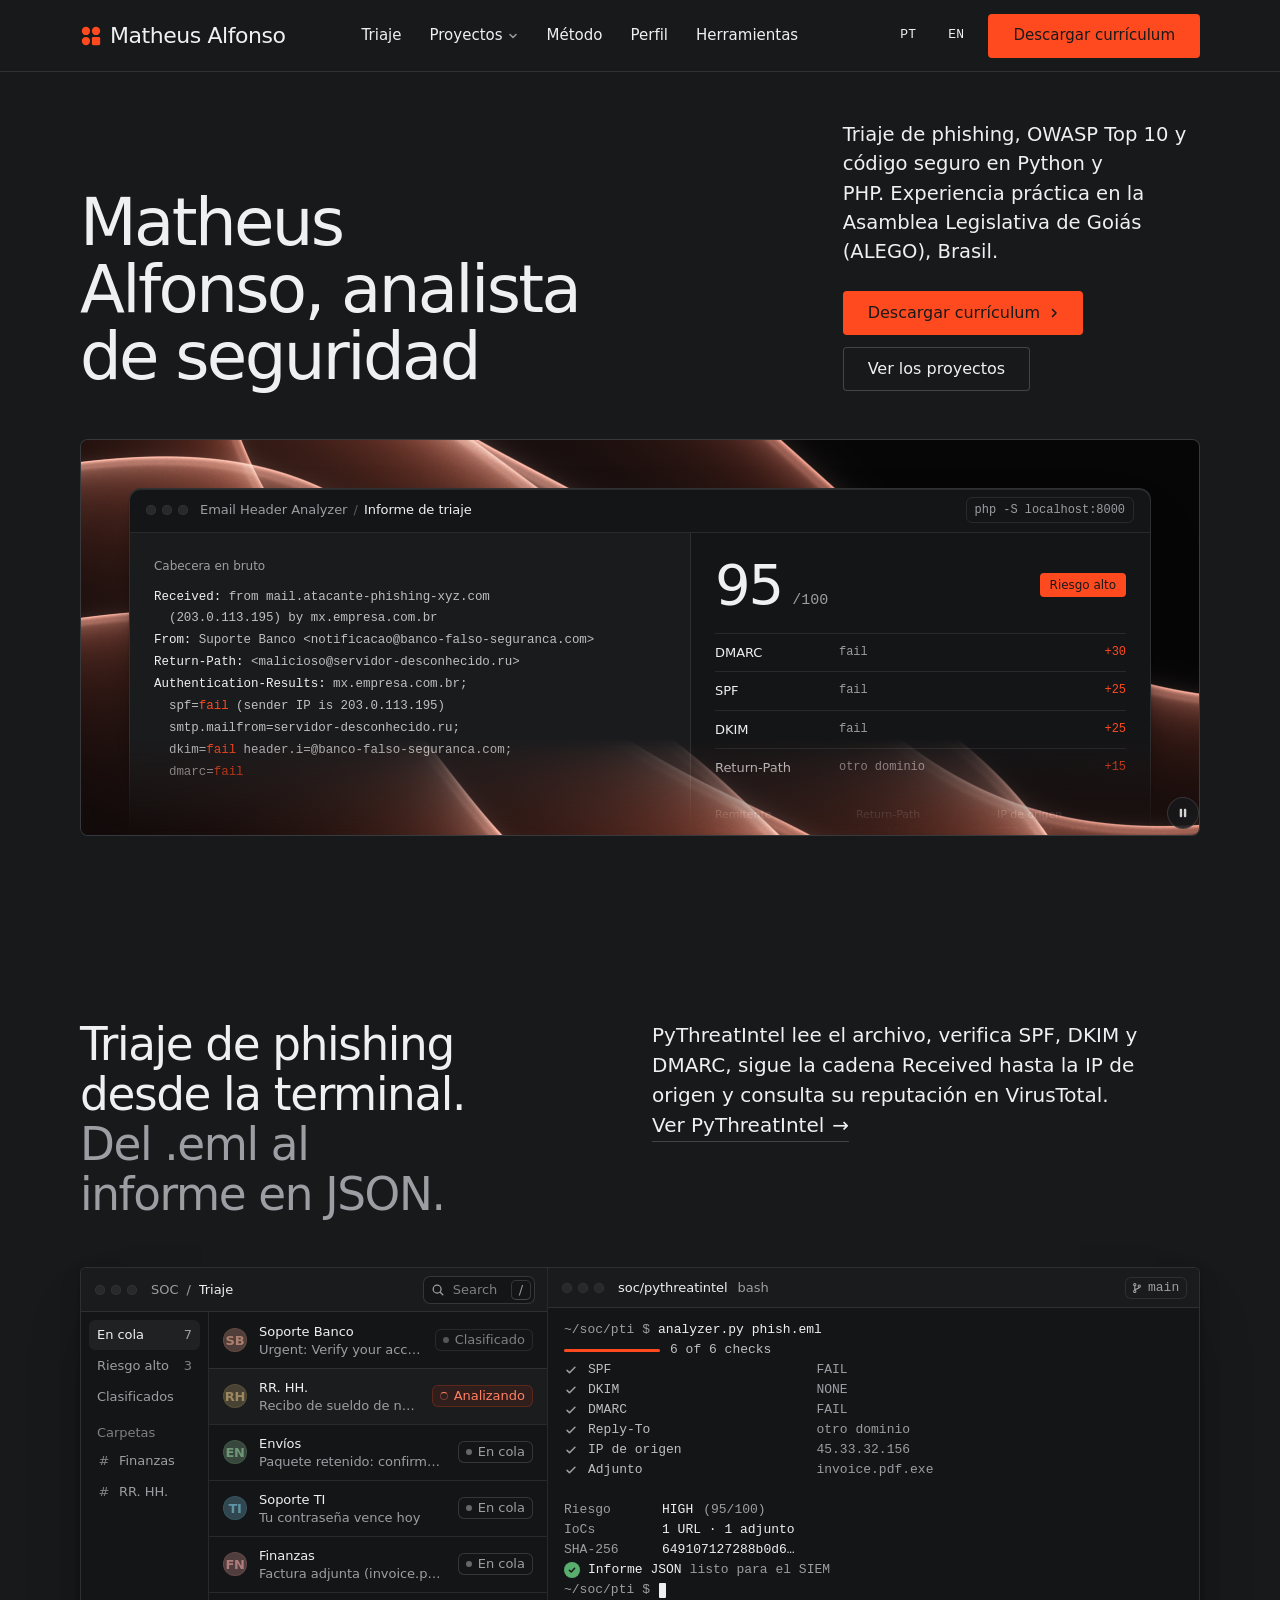
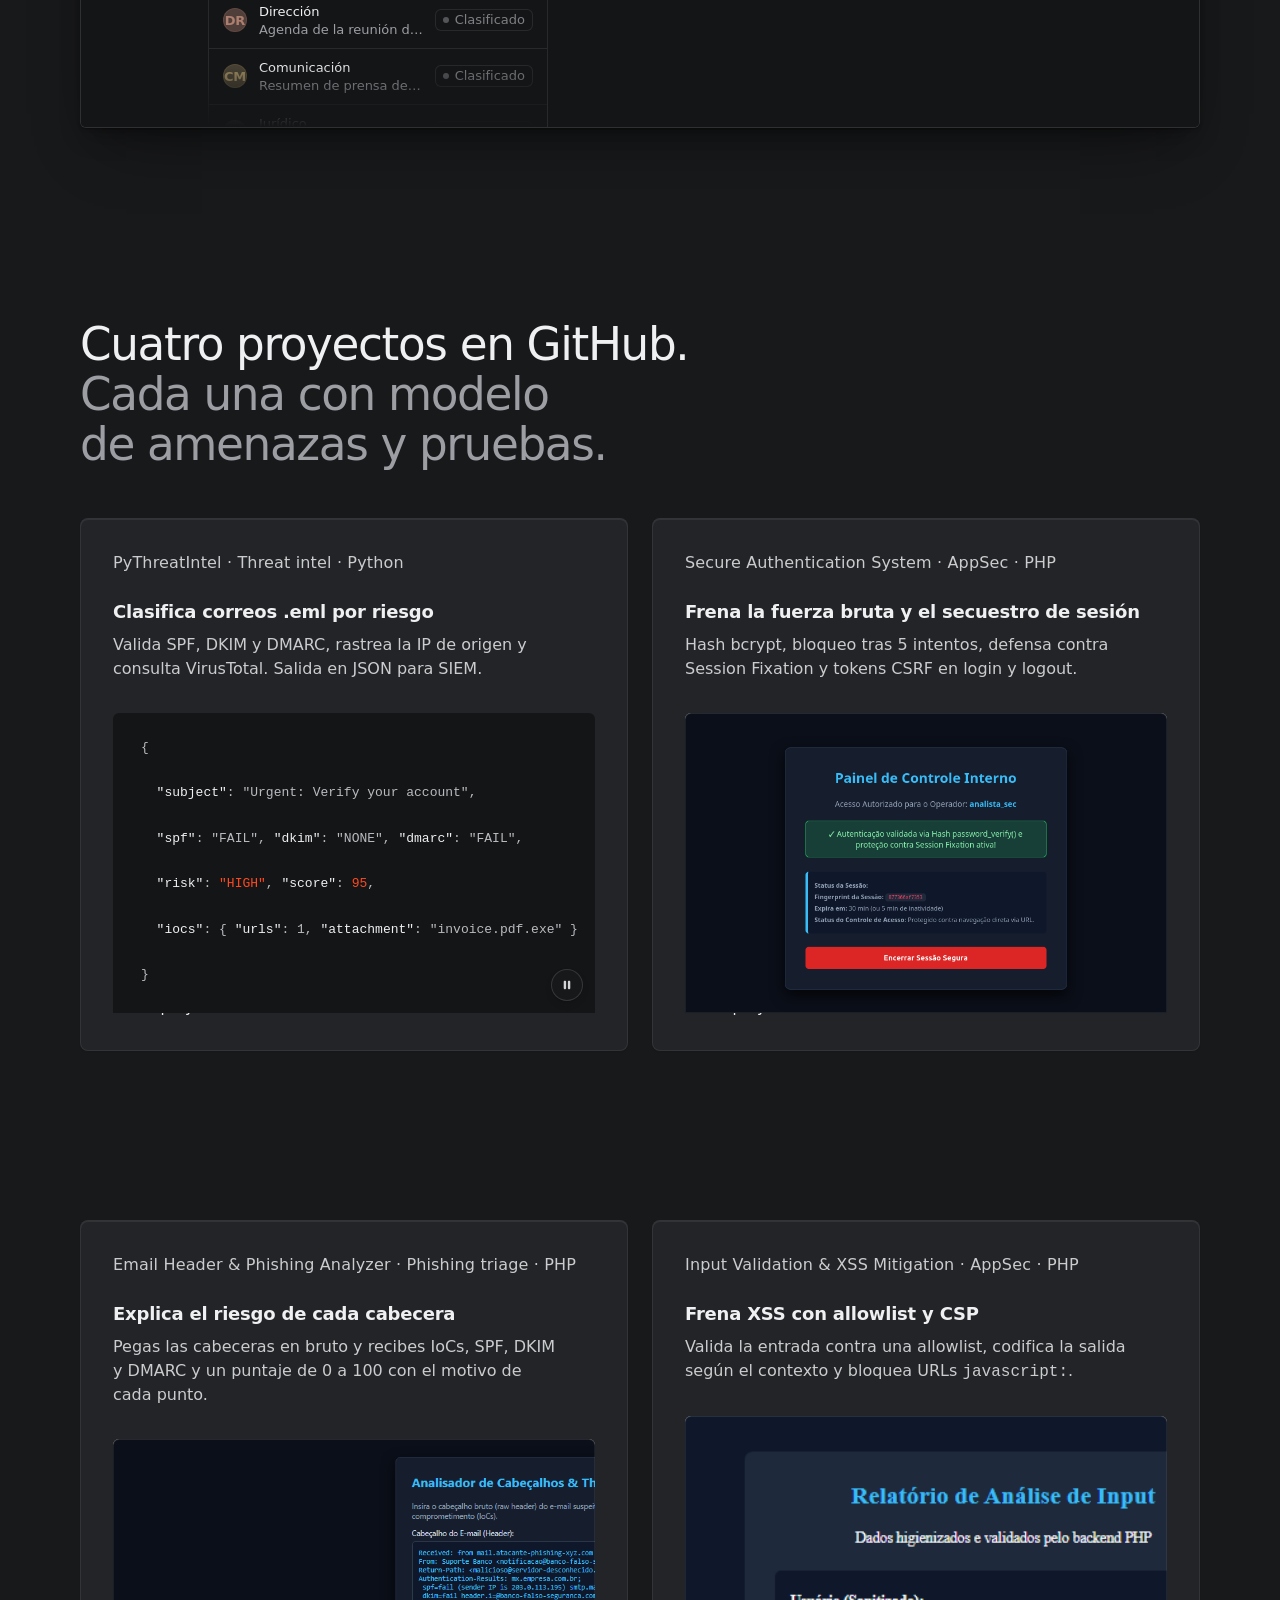
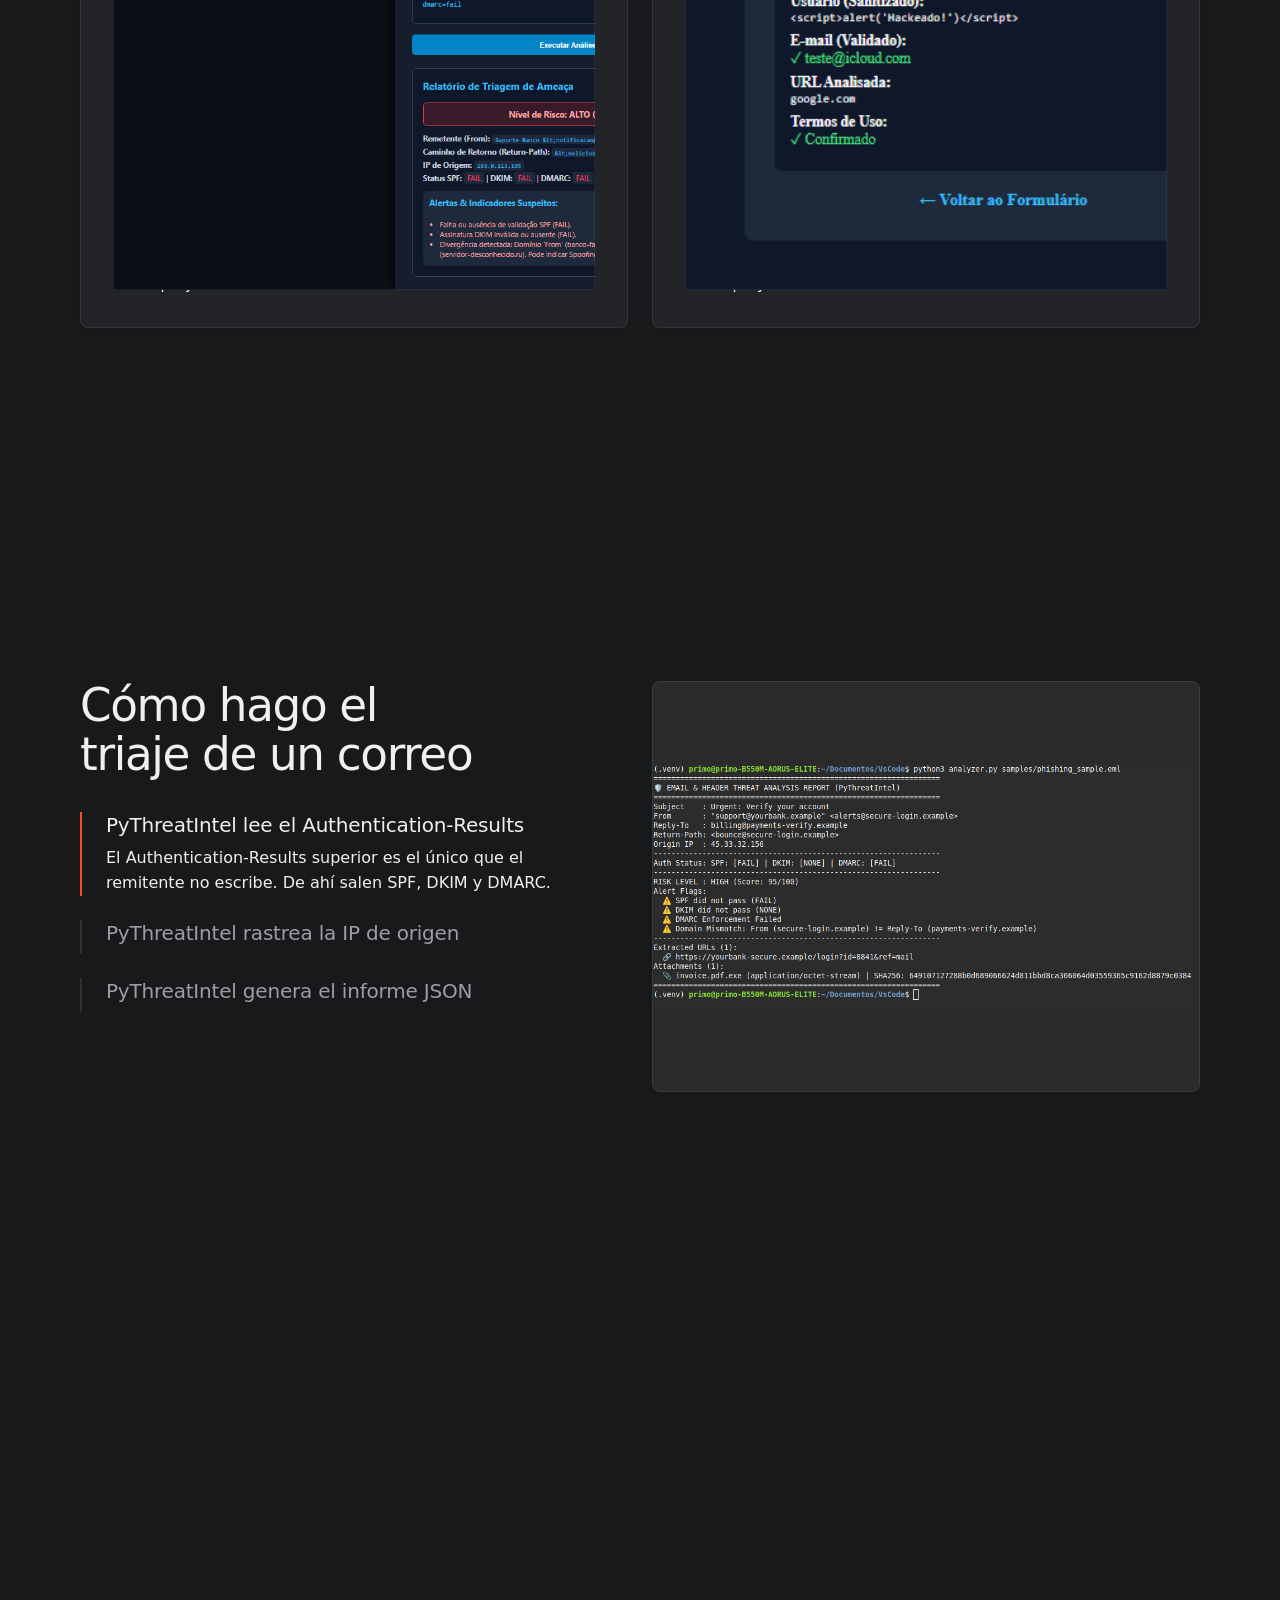
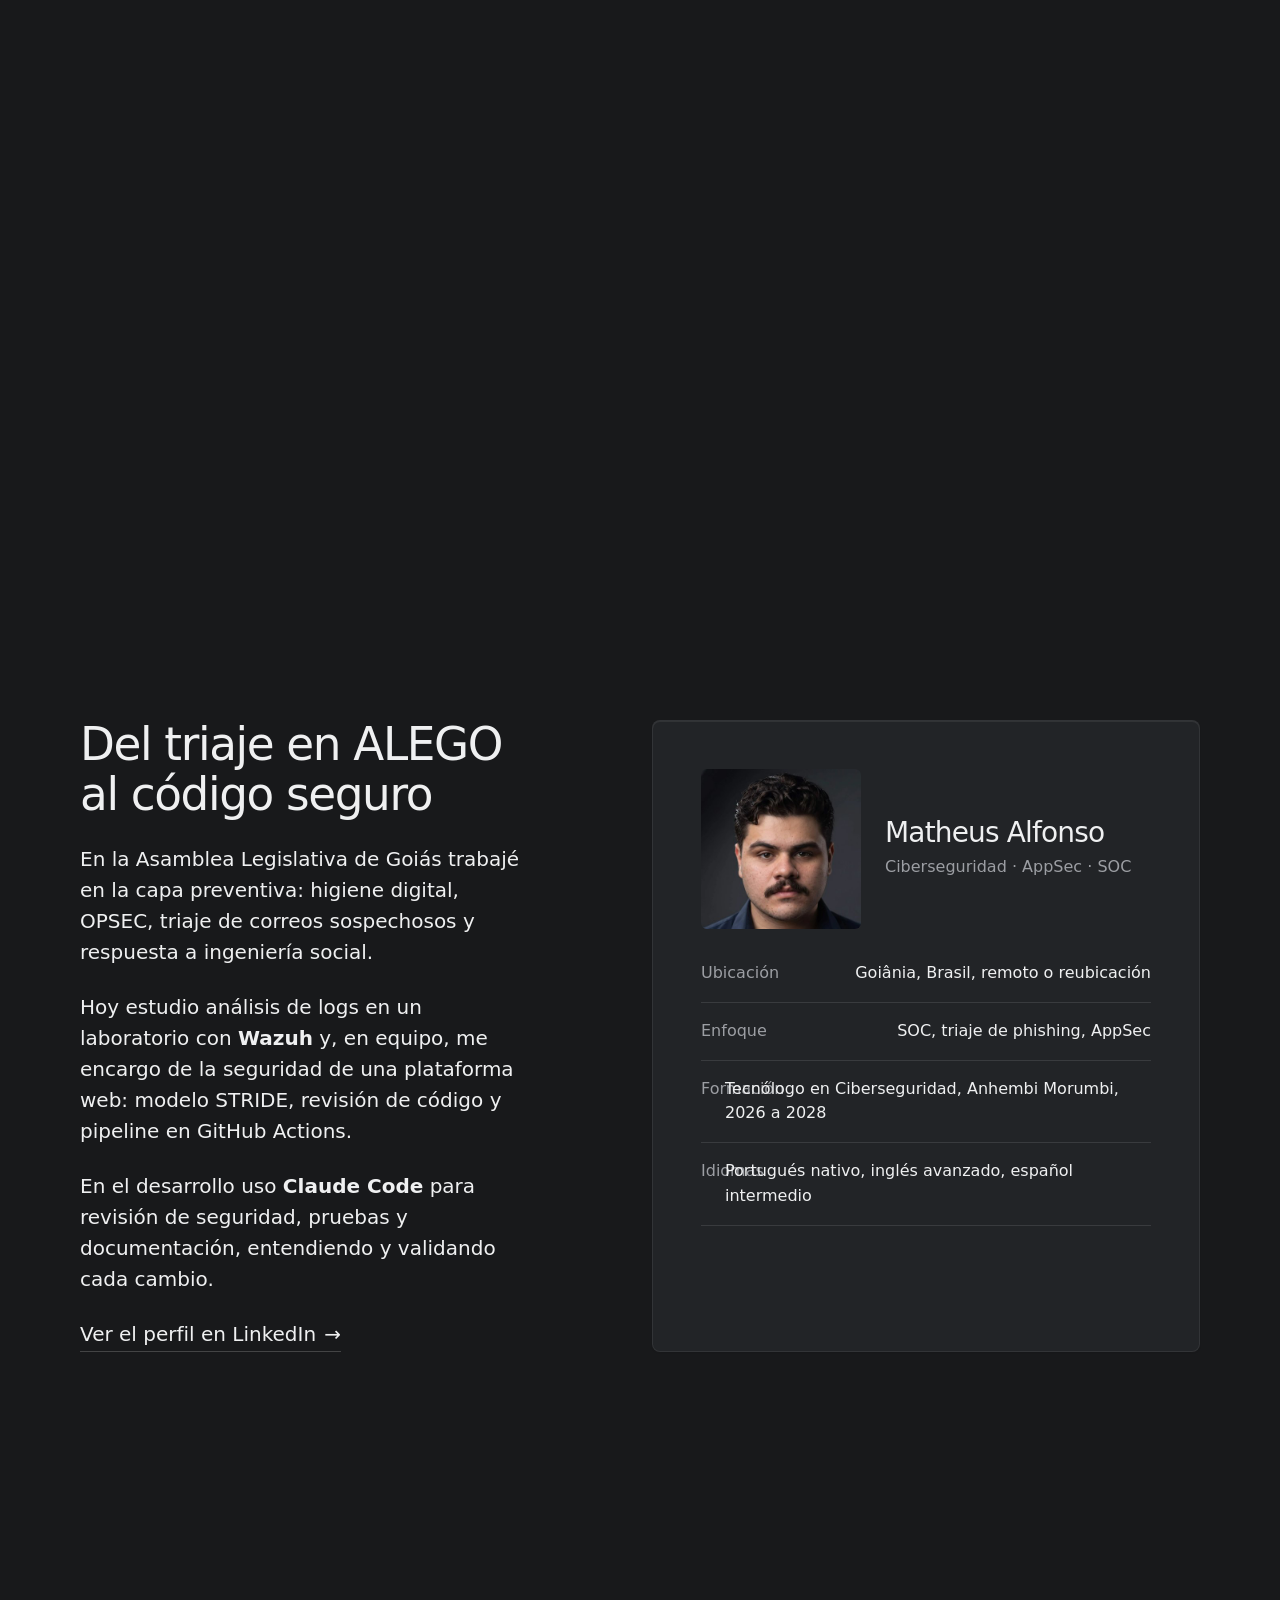
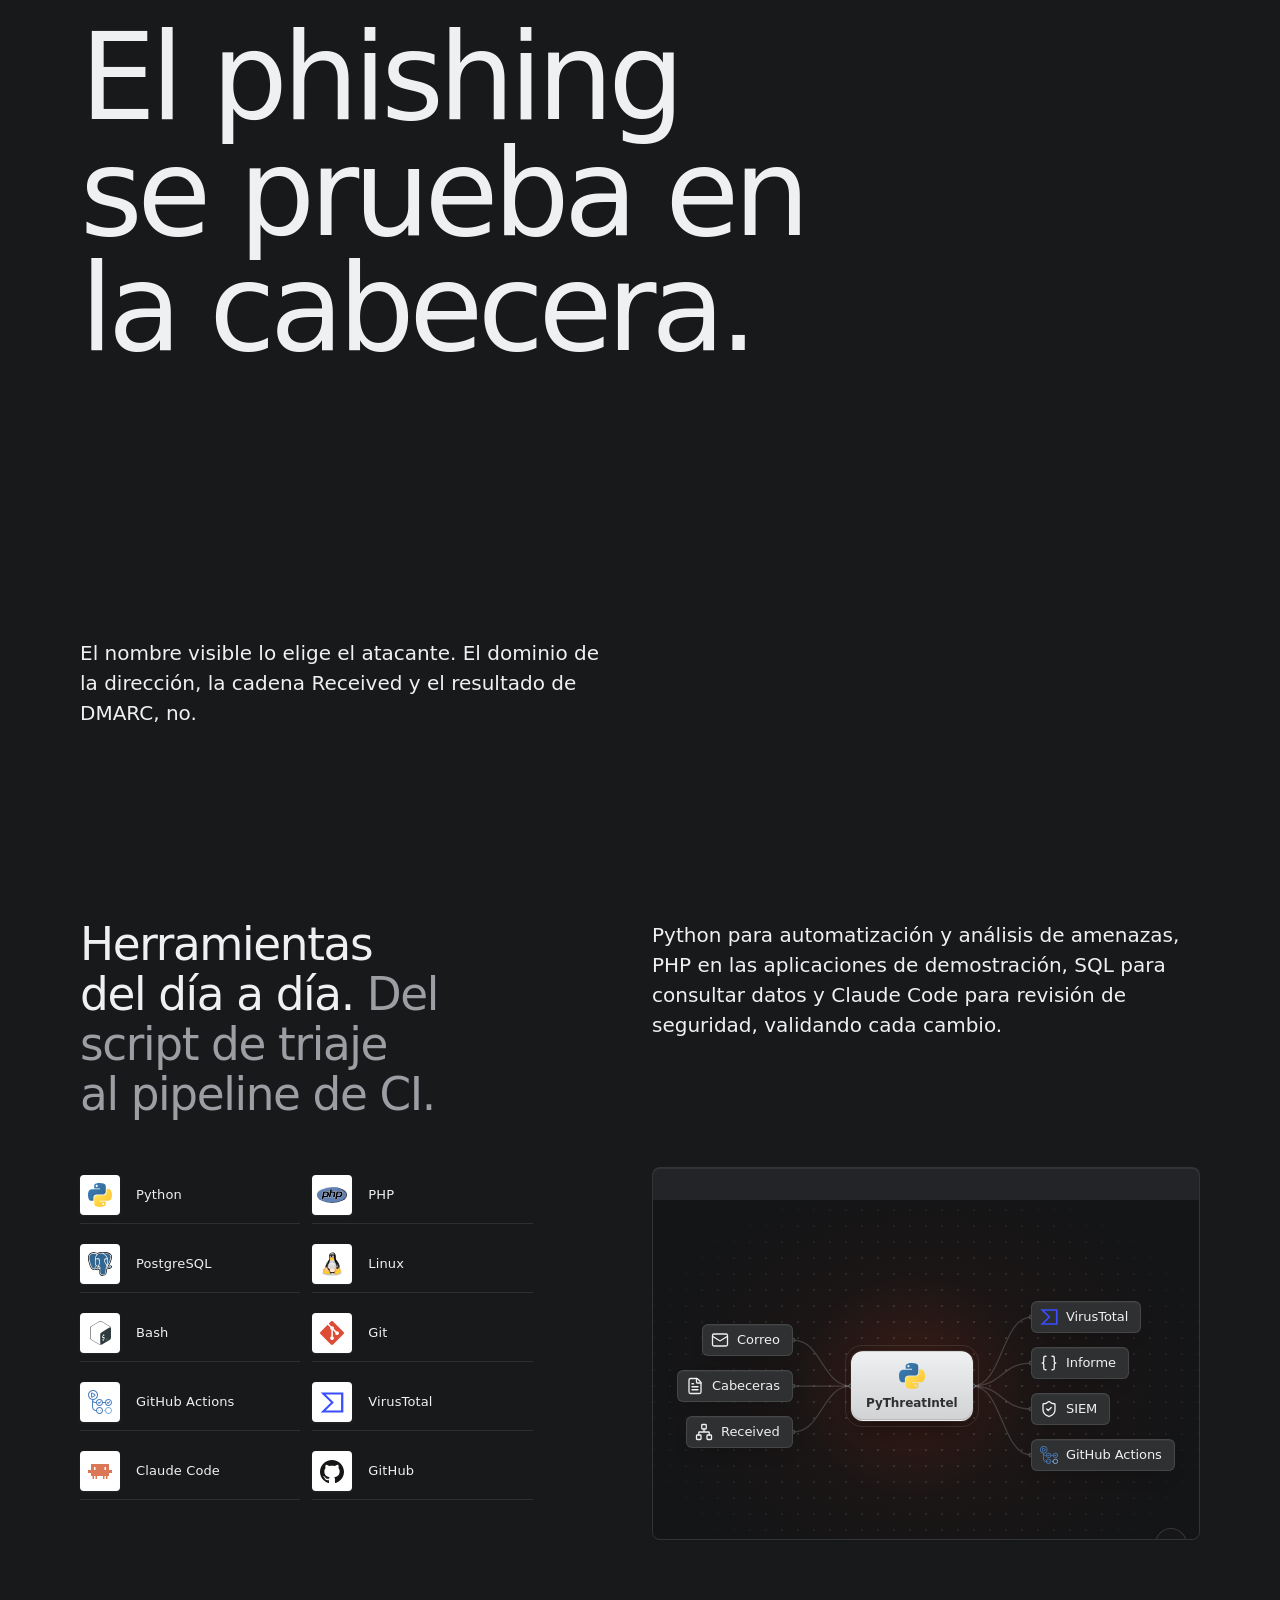
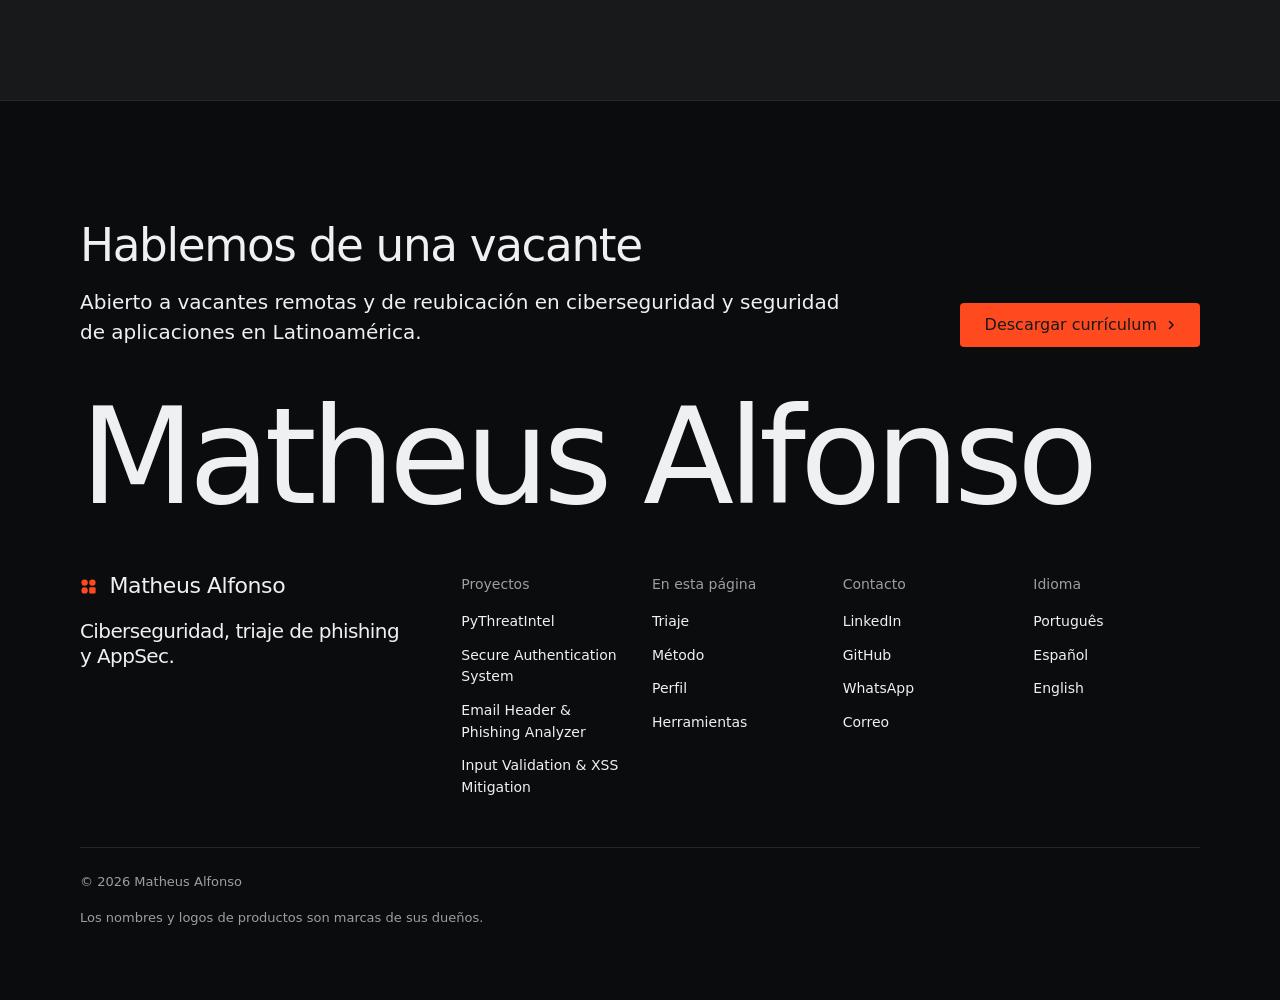
<file: es.html>
<!doctype html>
<!-- type: software (portfólio de um analista de cibersegurança; as ferramentas dele são o produto)
     deal: hero product (o relatório do Email Header Analyzer no palco), nav-cards, close-word, footer-dark, rhythm space,
     buttons solid, mark dots, palette graphite-safety-orange, type funnel, radius sharp, ground sand,
     effect glass-fold (palco do hero, o fundo do site da 0x Labs); moments: pinned-chapters (#metodo), liquid-type (#prova) -->
<html lang="es" data-type="software" data-radius="sharp" data-ground="sand" data-buttons="solid" data-motion>
<head>
<meta charset="utf-8">
<meta http-equiv="Content-Security-Policy" content="default-src 'none'; script-src 'self'; style-src 'self' https://fonts.googleapis.com; font-src https://fonts.gstatic.com; img-src 'self' data:; connect-src 'self'; base-uri 'none'; form-action 'none'; upgrade-insecure-requests">
<meta name="referrer" content="strict-origin-when-cross-origin">
<meta name="viewport" content="width=device-width, initial-scale=1, viewport-fit=cover">
<title>Matheus Alfonso: analista de seguridad, phishing y AppSec</title>
<meta name="description" content="Portafolio de Matheus Alfonso: triaje de phishing, seguridad de aplicaciones y cuatro herramientas de defensa con el código abierto en GitHub.">
<link rel="canonical" href="https://mattheusalfonso.github.io/es.html">
<link rel="alternate" hreflang="pt-BR" href="https://mattheusalfonso.github.io/">
<link rel="alternate" hreflang="es" href="https://mattheusalfonso.github.io/es.html">
<link rel="alternate" hreflang="en" href="https://mattheusalfonso.github.io/en.html">
<meta property="og:type" content="website">
<meta property="og:url" content="https://mattheusalfonso.github.io/es.html">
<meta property="og:title" content="Matheus Alfonso: analista de seguridad, phishing y AppSec">
<meta property="og:description" content="Portafolio de Matheus Alfonso: triaje de phishing, seguridad de aplicaciones y cuatro herramientas de defensa con el código abierto en GitHub.">
<meta property="og:image" content="https://mattheusalfonso.github.io/og-image.png">
<meta property="og:locale" content="es_LA">
<meta name="twitter:card" content="summary_large_image">
<link rel="icon" href="favicon.svg" type="image/svg+xml">
<link rel="apple-touch-icon" href="apple-touch-icon.png">
<meta name="theme-color" content="#18191b">
<meta name="site-kind" content="software">
<meta name="page-type" content="software">
<link rel="preconnect" href="https://fonts.googleapis.com">
<link rel="preconnect" href="https://fonts.gstatic.com" crossorigin>
<link rel="stylesheet" href="https://fonts.googleapis.com/css2?family=Funnel+Display:wght@400..700&family=Funnel+Sans:wght@400..600&family=DM+Mono:wght@400;500&display=swap">
<link rel="stylesheet" href="assets/system.css">
<link rel="stylesheet" href="assets/ui/cards.css">
<link rel="stylesheet" href="assets/motion/motion.css">
<link rel="stylesheet" href="assets/backgrounds/backgrounds.css">
<link rel="stylesheet" href="assets/layout/layout.css">
<link rel="stylesheet" href="assets/icons/icon.css">
<link rel="stylesheet" href="assets/ui/base.css">
<link rel="stylesheet" href="assets/ui/window/fragment.css">
<link rel="stylesheet" href="assets/ui/terminal-run/fragment.css">
<link rel="stylesheet" href="assets/diagrams/diagram.css">
<link rel="stylesheet" href="assets/site.css">
<script src="assets/head.js"></script>
<script src="assets/backgrounds/backgrounds.js"></script>
<link rel="modulepreload" href="assets/moments/moments.js">
<link rel="modulepreload" href="assets/moments/lib.js">
<link rel="modulepreload" href="assets/moments/pinned-chapters/moment.js">
<link rel="modulepreload" href="assets/moments/liquid-type/moment.js">
</head>
<body>
<header class="nav">
  <div class="wrap nav__bar">
    <a class="skip-link" href="#top">Saltar al contenido</a>
    <a class="nav__logo" href="es.html#top"><span class="mark" data-mark="dots" aria-hidden="true"></span>Matheus Alfonso</a>
    <nav class="nav__links" aria-label="Principal">
      <div class="nav__item"><a class="nav__link" href="es.html#triagem">Triaje</a></div>
      <div class="nav__item">
        <a class="nav__link" href="es.html#projetos">Proyectos <svg class="chev" viewBox="0 0 12 12" aria-hidden="true"><path d="M3 4.5l3 3 3-3" fill="none" stroke="currentColor" stroke-width="1.5" stroke-linecap="round" stroke-linejoin="round"/></svg></a>
        <div class="nav__menu">
          <div class="wrap grid">
            <a class="menu-card span-3" href="projetos/pythreatintel-es.html">
              <div class="panel"><img class="frame__img" src="img/projetos/pythreatintel-phishing.png" alt="" width="991" height="438" loading="lazy"></div>
              <span class="t-card">PyThreatIntel</span>
              <span class="t-small muted">Clasifica correos .eml por riesgo</span>
            </a>
            <a class="menu-card span-3" href="projetos/secure-auth-system-es.html">
              <div class="panel"><img class="frame__img" src="img/projetos/secure-auth.png" alt="" width="840" height="543" loading="lazy"></div>
              <span class="t-card">Secure Authentication System</span>
              <span class="t-small muted">Frena la fuerza bruta y el secuestro de sesión</span>
            </a>
            <a class="menu-card span-3" href="projetos/email-header-analyzer-es.html">
              <div class="panel"><img class="frame__img" src="img/projetos/email-header-analyzer.png" alt="" width="1421" height="683" loading="lazy"></div>
              <span class="t-card">Email Header &amp; Phishing Analyzer</span>
              <span class="t-small muted">Explica el riesgo de cada cabecera</span>
            </a>
            <a class="menu-card span-3" href="projetos/input-validation-security-es.html">
              <div class="panel"><img class="frame__img" src="img/projetos/input-validation.png" alt="" width="533" height="374" loading="lazy"></div>
              <span class="t-card">Input Validation &amp; XSS Mitigation</span>
              <span class="t-small muted">Frena XSS con allowlist y CSP</span>
            </a>
          </div>
        </div>
      </div>
      <div class="nav__item"><a class="nav__link" href="es.html#metodo">Método</a></div>
      <div class="nav__item"><a class="nav__link" href="es.html#sobre">Perfil</a></div>
      <div class="nav__item"><a class="nav__link" href="es.html#ferramentas">Herramientas</a></div>
    </nav>
    <div class="nav__actions">
      <a class="nav__link nav__lang" href="index.html" hreflang="pt-BR" lang="pt-BR">PT</a><a class="nav__link nav__lang" href="en.html" hreflang="en" lang="en">EN</a>
      <a class="btn btn--primary" href="cv-es.pdf" download="CV-Matheus-Alfonso-ES.pdf">Descargar currículum</a>
    </div>
    <button class="nav__toggle" type="button" aria-expanded="false" aria-label="Menú">
      <svg width="18" height="18" viewBox="0 0 18 18" aria-hidden="true"><path d="M2 5h14M2 13h14" stroke="currentColor" stroke-width="1.6" stroke-linecap="round"/></svg>
    </button>
  </div>
</header>

<main id="top">
  <section class="hero hero--product" data-enter aria-labelledby="hero-h">
    <div class="wrap"><div class="hero-text hero__in">
      <div class="hero__head">
        <div>
          <h1 id="hero-h">Matheus Alfonso, analista de seguridad</h1>
          <p class="hero__lead">Triaje de phishing, OWASP Top 10 y código seguro en Python y PHP. Experiencia práctica en la Asamblea Legislativa de Goiás (ALEGO), Brasil.</p>
        </div>
        <div class="btn-row"><a class="btn btn--primary" href="cv-es.pdf" download="CV-Matheus-Alfonso-ES.pdf">Descargar currículum<svg class="m-arrow" viewBox="0 0 12 12" aria-hidden="true"><path class="m-arrow__stem" d="M1 6h8"/><path class="m-arrow__head" d="M4.5 2.5 8 6l-3.5 3.5"/></svg></a><a class="btn btn--secondary" href="#projetos">Ver los proyectos</a></div>
      </div>
      <div class="hero__stage hero__stage--ui" data-enter-media>
        <div class="hero__fx" data-fx="glass-fold" data-fx-seed="41" aria-hidden="true"></div>
        <div class="stage stage--fade-b">
          <div class="ui rep" data-rep role="img" aria-label="Informe del Email Header Analyzer: un correo de phishing con SPF, DKIM y DMARC fallidos y puntaje de riesgo 95 de 100.">
            <div class="rep__bar"><span class="ui-dots" aria-hidden="true"><i></i><i></i><i></i></span><span class="rep__crumb">Email Header Analyzer <i>/</i> <b>Informe de triaje</b></span><span class="ui-spacer"></span><span class="rep__chip">php -S localhost:8000</span></div>
            <div class="rep__body">
              <div class="rep__raw"><span class="rep__scan" aria-hidden="true"></span>
                <p class="rep__label">Cabecera en bruto</p>
<pre class="rep__pre"><span class="rep__hk">Received:</span> from mail.atacante-phishing-xyz.com
  (203.0.113.195) by mx.empresa.com.br
<span class="rep__hk">From:</span> Suporte Banco &lt;notificacao@banco-falso-seguranca.com&gt;
<span class="rep__hk">Return-Path:</span> &lt;malicioso@servidor-desconhecido.ru&gt;
<span class="rep__hk">Authentication-Results:</span> mx.empresa.com.br;
  spf=<b>fail</b> (sender IP is 203.0.113.195)
  smtp.mailfrom=servidor-desconhecido.ru;
  dkim=<b>fail</b> header.i=@banco-falso-seguranca.com;
  dmarc=<b>fail</b></pre>
              </div>
              <div class="rep__out">
                <div class="rep__score"><span class="rep__num" data-rep-num>95</span><span class="rep__of">/100</span><span class="rep__risk">Riesgo alto</span></div>
                <ul class="rep__rows">
              <li><span class="rep__k">DMARC</span><span class="rep__v">fail</span><span class="rep__p">+30</span></li>
              <li><span class="rep__k">SPF</span><span class="rep__v">fail</span><span class="rep__p">+25</span></li>
              <li><span class="rep__k">DKIM</span><span class="rep__v">fail</span><span class="rep__p">+25</span></li>
              <li><span class="rep__k">Return-Path</span><span class="rep__v">otro dominio</span><span class="rep__p">+15</span></li>
                </ul>
                <dl class="rep__ioc">
                  <div><dt>Remitente</dt><dd>banco-falso-seguranca.com</dd></div>
                  <div><dt>Return-Path</dt><dd>servidor-desconhecido.ru</dd></div>
                  <div><dt>IP de origen</dt><dd>203.0.113.195</dd></div>
                </dl>
                <p class="rep__note">From y Return-Path en dominios distintos: señal de spoofing.</p>
              </div>
            </div>
          </div>
        </div>
      </div>
    </div></div>
  </section>

  <section class="section" id="triagem" aria-labelledby="triagem-h">
    <div class="wrap">
      <div class="grid grid--top">
        <h2 class="span-5" id="triagem-h">Triaje de phishing desde la terminal. <span class="muted">Del .eml al informe en JSON.</span></h2>
        <p class="span-6 start-7 lead-p">PyThreatIntel lee el archivo, verifica SPF, DKIM y DMARC, sigue la cadena Received hasta la IP de origen y consulta su reputación en VirusTotal. <a class="link" href="projetos/pythreatintel-es.html">Ver PyThreatIntel</a></p>
      </div>
      <div class="ui app fill" role="img" aria-label="PyThreatIntel en una cola de correos sospechosos: la terminal analiza un .eml y marca riesgo alto, puntaje 95 de 100." data-ui-pause-host>
        <div class="app__pane app__pane--list">
          <div class="ui ui-panel ui-win" data-ui="window" data-open="En cola" data-work="Analizando" data-done="Clasificado">
            <div class="ui-win__bar"><span class="ui-dots" aria-hidden="true"><i></i><i></i><i></i></span><span class="ui-win__crumb">SOC <i>/</i> <b>Triaje</b></span><span class="ui-spacer"></span>
              <span class="ui-win__search" aria-hidden="true"><svg class="ui-icon" viewBox="0 0 16 16"><circle cx="7" cy="7" r="4.5"/><path d="m10.5 10.5 3 3"/></svg><span class="ui-win__ph">Search</span><span class="ui-kbd">/</span></span>
            </div>
            <div class="ui-win__body">
              <nav class="ui-win__side" aria-hidden="true"><span class="ui-win__nav is-on">En cola<em>7</em></span><span class="ui-win__nav">Riesgo alto<em>3</em></span><span class="ui-win__nav">Clasificados</span><span class="ui-win__label">Carpetas</span><span class="ui-win__nav"><span class="ui-win__hash">#</span>Finanzas</span><span class="ui-win__nav"><span class="ui-win__hash">#</span>RR. HH.</span></nav>
              <div class="ui-win__main">
                <div class="ui-win__cols" aria-hidden="true"><span>Remitente</span><span>Asunto</span><span>Estado</span><span>Hora</span></div>
                <ul class="ui-win__rows">
              <li class="ui-win__row" data-row><span class="ui-avatar" data-tone="1">SB</span><span class="ui-win__who">Soporte Banco</span><span class="ui-win__sub">Urgent: Verify your account</span><span class="ui-win__st" data-st>En cola</span><span class="ui-win__age">09:12</span></li>
              <li class="ui-win__row" data-row><span class="ui-avatar" data-tone="2">RH</span><span class="ui-win__who">RR. HH.</span><span class="ui-win__sub">Recibo de sueldo de noviembre</span><span class="ui-win__st" data-st>En cola</span><span class="ui-win__age">09:08</span></li>
              <li class="ui-win__row" data-row><span class="ui-avatar" data-tone="3">EN</span><span class="ui-win__who">Envíos</span><span class="ui-win__sub">Paquete retenido: confirma la dirección</span><span class="ui-win__st" data-st>En cola</span><span class="ui-win__age">08:57</span></li>
              <li class="ui-win__row" data-row><span class="ui-avatar" data-tone="4">TI</span><span class="ui-win__who">Soporte TI</span><span class="ui-win__sub">Tu contraseña vence hoy</span><span class="ui-win__st" data-st>En cola</span><span class="ui-win__age">08:41</span></li>
              <li class="ui-win__row" data-row><span class="ui-avatar" data-tone="5">FN</span><span class="ui-win__who">Finanzas</span><span class="ui-win__sub">Factura adjunta (invoice.pdf.exe)</span><span class="ui-win__st" data-st>En cola</span><span class="ui-win__age">08:30</span></li>
              <li class="ui-win__row" data-row><span class="ui-avatar" data-tone="1">DR</span><span class="ui-win__who">Dirección</span><span class="ui-win__sub">Agenda de la reunión del jueves</span><span class="ui-win__st is-done" data-st>Clasificado</span><span class="ui-win__age">08:22</span></li>
              <li class="ui-win__row" data-row><span class="ui-avatar" data-tone="2">CM</span><span class="ui-win__who">Comunicación</span><span class="ui-win__sub">Resumen de prensa del día</span><span class="ui-win__st is-done" data-st>Clasificado</span><span class="ui-win__age">08:15</span></li>
              <li class="ui-win__row" data-row><span class="ui-avatar" data-tone="3">JR</span><span class="ui-win__who">Jurídico</span><span class="ui-win__sub">Dictamen revisado</span><span class="ui-win__st is-done" data-st>Clasificado</span><span class="ui-win__age">08:03</span></li>
              <li class="ui-win__row" data-row><span class="ui-avatar" data-tone="4">AD</span><span class="ui-win__who">Administración</span><span class="ui-win__sub">Turnos de guardia</span><span class="ui-win__st is-done" data-st>Clasificado</span><span class="ui-win__age">07:52</span></li>
              <li class="ui-win__row" data-row><span class="ui-avatar" data-tone="5">TI</span><span class="ui-win__who">Soporte TI</span><span class="ui-win__sub">Ventana de mantenimiento</span><span class="ui-win__st is-done" data-st>Clasificado</span><span class="ui-win__age">07:40</span></li>
                </ul>
              </div>
            </div>
          </div>
        </div>
        <div class="app__pane app__pane--open" data-ui-loop>
    <div class="ui ui-panel ui-term" data-ui="terminal-run">
      <div class="ui-term__head"><span class="ui-dots" aria-hidden="true"><i></i><i></i><i></i></span><span class="ui-term__title">soc/pythreatintel</span><span class="ui-meta">bash</span><span class="ui-spacer"></span>
        <span class="ui-chip ui-chip--plain ui-term__branch"><svg viewBox="0 0 16 16" aria-hidden="true" fill="none" stroke="currentColor" stroke-width="1.5" stroke-linecap="round" stroke-linejoin="round"><circle cx="5" cy="3.5" r="1.5"/><circle cx="5" cy="12.5" r="1.5"/><circle cx="11" cy="5.5" r="1.5"/><path d="M5 5v6M11 7c0 2.6-6 1.8-6 4"/></svg>main</span>
      </div>
      <div class="ui-term__screen" data-term-screen>
        <div class="ui-term__track" data-term-track>
          <div class="ui-term__ln ui-term__cmd"><span class="ui-term__cwd">~/<span class="ui-term__up">soc/</span>pti</span><span class="ui-term__sig">$</span><span class="ui-term__typed" data-term-cmd>analyzer.py phish.eml</span></div>
          <div class="ui-term__ln ui-term__meter" data-term-out data-term-meter><span class="ui-term__bar"><i></i></span><span class="ui-term__count" data-term-count>6 of 6 checks</span></div>
          <div class="ui-term__ln ui-term__log" data-term-out data-term-step><svg class="ui-term__tick" viewBox="0 0 16 16" aria-hidden="true"><path d="m3.5 8.4 2.8 2.8 6.2-6.4"/></svg><span class="ui-term__path">SPF</span><span class="ui-term__n">FAIL</span><span class="ui-term__t"></span></div>
          <div class="ui-term__ln ui-term__log" data-term-out data-term-step><svg class="ui-term__tick" viewBox="0 0 16 16" aria-hidden="true"><path d="m3.5 8.4 2.8 2.8 6.2-6.4"/></svg><span class="ui-term__path">DKIM</span><span class="ui-term__n">NONE</span><span class="ui-term__t"></span></div>
          <div class="ui-term__ln ui-term__log" data-term-out data-term-step><svg class="ui-term__tick" viewBox="0 0 16 16" aria-hidden="true"><path d="m3.5 8.4 2.8 2.8 6.2-6.4"/></svg><span class="ui-term__path">DMARC</span><span class="ui-term__n">FAIL</span><span class="ui-term__t"></span></div>
          <div class="ui-term__ln ui-term__log" data-term-out data-term-step><svg class="ui-term__tick" viewBox="0 0 16 16" aria-hidden="true"><path d="m3.5 8.4 2.8 2.8 6.2-6.4"/></svg><span class="ui-term__path">Reply-To</span><span class="ui-term__n">otro dominio</span><span class="ui-term__t"></span></div>
          <div class="ui-term__ln ui-term__log" data-term-out data-term-step><svg class="ui-term__tick" viewBox="0 0 16 16" aria-hidden="true"><path d="m3.5 8.4 2.8 2.8 6.2-6.4"/></svg><span class="ui-term__path">IP de origen</span><span class="ui-term__n">45.33.32.156</span><span class="ui-term__t"></span></div>
          <div class="ui-term__ln ui-term__log" data-term-out data-term-step><svg class="ui-term__tick" viewBox="0 0 16 16" aria-hidden="true"><path d="m3.5 8.4 2.8 2.8 6.2-6.4"/></svg><span class="ui-term__path">Adjunto</span><span class="ui-term__n">invoice.pdf.exe</span><span class="ui-term__t"></span></div>
          <div class="ui-term__ln ui-term__gap" data-term-out aria-hidden="true"></div>
          <div class="ui-term__ln ui-term__sum" data-term-out><span class="ui-term__key">Riesgo</span><span class="ui-term__val">HIGH</span><span class="ui-term__dim">(95/100)</span></div>
          <div class="ui-term__ln ui-term__sum" data-term-out><span class="ui-term__key">IoCs</span><span class="ui-term__val">1 URL · 1 adjunto</span><span class="ui-term__dim"></span></div>
          <div class="ui-term__ln ui-term__sum" data-term-out><span class="ui-term__key">SHA-256</span><span class="ui-term__val">649107127288b0d6…</span><span class="ui-term__dim"></span></div>
          <div class="ui-term__ln ui-term__done" data-term-out data-term-done><span class="ui-term__ok"><svg viewBox="0 0 16 16" aria-hidden="true"><path d="m4.5 8.3 2.4 2.4 4.6-5"/></svg></span><b>Informe JSON</b><span class="ui-term__dim">listo para el SIEM</span></div>
          <div class="ui-term__ln ui-term__cmd" data-term-next><span class="ui-term__cwd">~/<span class="ui-term__up">soc/</span>pti</span><span class="ui-term__sig">$</span><span class="ui-term__typed"></span><i class="ui-term__caret" aria-hidden="true"></i></div>
        </div>
      </div>
    </div>
        </div>
      </div>
    </div>
  </section>

  <section class="section g2" id="projetos" aria-labelledby="projetos-h">
    <div class="wrap">
      <div class="group">
        <div class="section-head">
          <h2 id="projetos-h">Cuatro proyectos en GitHub. <span class="muted">Cada una con modelo de amenazas y pruebas.</span></h2>
        </div>
        <div class="grid">
          <article class="card card--row span-6 proj">
            <p class="t-label muted">PyThreatIntel · Threat intel · Python</p>
            <h3>Clasifica correos .eml por riesgo</h3>
            <p>Valida SPF, DKIM y DMARC, rastrea la IP de origen y consulta VirusTotal. Salida en JSON para SIEM.</p>
            <div class="panel panel--json"><pre class="json" aria-hidden="true" data-m-loop><span class="jl">{</span>
<span class="jl">  <b>"subject"</b>: "Urgent: Verify your account",</span>
<span class="jl">  <b>"spf"</b>: "FAIL", <b>"dkim"</b>: "NONE", <b>"dmarc"</b>: "FAIL",</span>
<span class="jl">  <b>"risk"</b>: <em>"HIGH"</em>, <b>"score"</b>: <em>95</em>,</span>
<span class="jl">  <b>"iocs"</b>: { <b>"urls"</b>: 1, <b>"attachment"</b>: "invoice.pdf.exe" }</span>
<span class="jl">}</span></pre></div>
            <a class="card__link" href="projetos/pythreatintel-es.html">Ver el proyecto<span class="sr-only">: PyThreatIntel</span><svg class="m-arrow" viewBox="0 0 12 12" aria-hidden="true"><path class="m-arrow__stem" d="M1 6h8"/><path class="m-arrow__head" d="M4.5 2.5 8 6l-3.5 3.5"/></svg></a>
          </article>
          <article class="card card--row span-6 proj">
            <p class="t-label muted">Secure Authentication System · AppSec · PHP</p>
            <h3>Frena la fuerza bruta y el secuestro de sesión</h3>
            <p>Hash bcrypt, bloqueo tras 5 intentos, defensa contra Session Fixation y tokens CSRF en login y logout.</p>
            <div class="panel panel--shot"><img class="frame__img" src="img/projetos/secure-auth.png" alt="Panel restringido tras el login, con la huella de la sesión en lugar del ID real." width="840" height="543" loading="lazy"></div>
            <a class="card__link" href="projetos/secure-auth-system-es.html">Ver el proyecto<span class="sr-only">: Secure Authentication System</span><svg class="m-arrow" viewBox="0 0 12 12" aria-hidden="true"><path class="m-arrow__stem" d="M1 6h8"/><path class="m-arrow__head" d="M4.5 2.5 8 6l-3.5 3.5"/></svg></a>
          </article>
        </div>
      </div>
      <div class="grid">
          <article class="card card--row span-6 proj">
            <p class="t-label muted">Email Header &amp; Phishing Analyzer · Phishing triage · PHP</p>
            <h3>Explica el riesgo de cada cabecera</h3>
            <p>Pegas las cabeceras en bruto y recibes IoCs, SPF, DKIM y DMARC y un puntaje de 0 a 100 con el motivo de cada punto.</p>
            <div class="panel panel--shot"><img class="frame__img" src="img/projetos/email-header-analyzer.png" alt="Análisis de cabeceras de un correo de phishing, con el puntaje de riesgo y la explicación de cada punto." width="1421" height="683" loading="lazy"></div>
            <a class="card__link" href="projetos/email-header-analyzer-es.html">Ver el proyecto<span class="sr-only">: Email Header &amp; Phishing Analyzer</span><svg class="m-arrow" viewBox="0 0 12 12" aria-hidden="true"><path class="m-arrow__stem" d="M1 6h8"/><path class="m-arrow__head" d="M4.5 2.5 8 6l-3.5 3.5"/></svg></a>
          </article>
          <article class="card card--row span-6 proj">
            <p class="t-label muted">Input Validation &amp; XSS Mitigation · AppSec · PHP</p>
            <h3>Frena XSS con allowlist y CSP</h3>
            <p>Valida la entrada contra una allowlist, codifica la salida según el contexto y bloquea URLs <code>javascript:</code>.</p>
            <div class="panel panel--shot"><img class="frame__img" src="img/projetos/input-validation.png" alt="Informe de validación: el payload de XSS se rechaza y aparece como texto inerte." width="533" height="374" loading="lazy"></div>
            <a class="card__link" href="projetos/input-validation-security-es.html">Ver el proyecto<span class="sr-only">: Input Validation &amp; XSS Mitigation</span><svg class="m-arrow" viewBox="0 0 12 12" aria-hidden="true"><path class="m-arrow__stem" d="M1 6h8"/><path class="m-arrow__head" d="M4.5 2.5 8 6l-3.5 3.5"/></svg></a>
          </article>
      </div>
    </div>
  </section>

  <section class="section" id="metodo" data-moment="pinned-chapters" aria-labelledby="metodo-h">
    <div class="wrap mo-pc__grid">
      <div class="mo-pc__text">
        <h2 id="metodo-h">Cómo hago el triaje de un correo</h2>
        <ol class="mo-pc__steps">
          <li class="mo-pc__step">
            <h3>PyThreatIntel lee el Authentication-Results</h3>
            <p>El Authentication-Results superior es el único que el remitente no escribe. De ahí salen SPF, DKIM y DMARC.</p>
            <figure class="mo-pc__visual"><img src="img/projetos/pythreatintel-phishing.png" alt="Salida de PyThreatIntel para un correo de phishing, con SPF y DMARC fallidos" width="991" height="438" loading="lazy"></figure>
          </li>
          <li class="mo-pc__step">
            <h3>PyThreatIntel rastrea la IP de origen</h3>
            <p>La cadena Received se lee de abajo hacia arriba hasta la primera IP pública. Los rangos privados quedan fuera.</p>
            <figure class="mo-pc__visual"><img src="img/projetos/pythreatintel-legit.png" alt="Salida de PyThreatIntel para un correo legítimo, con riesgo bajo" width="967" height="356" loading="lazy"></figure>
          </li>
          <li class="mo-pc__step">
            <h3>PyThreatIntel genera el informe JSON</h3>
            <p>URLs, hashes SHA-256 de los adjuntos y la reputación en VirusTotal salen en un informe que un SIEM puede leer.</p>
            <figure class="mo-pc__visual"><img src="img/projetos/pythreatintel-json.png" alt="Informe JSON completo de PyThreatIntel" width="1079" height="821" loading="lazy"></figure>
          </li>
        </ol>
      </div>
      <div class="mo-pc__visuals frame"></div>
    </div>
  </section>

  <section class="section" id="sobre" aria-labelledby="sobre-h">
    <div class="wrap">
      <div class="grid grid--top">
        <div class="span-5 sobre__text">
          <h2 id="sobre-h">Del triaje en ALEGO al código seguro</h2>
          <p>En la Asamblea Legislativa de Goiás trabajé en la capa preventiva: higiene digital, OPSEC, triaje de correos sospechosos y respuesta a ingeniería social.</p>
          <p>Hoy estudio análisis de logs en un laboratorio con <strong>Wazuh</strong> y, en equipo, me encargo de la seguridad de una plataforma web: modelo STRIDE, revisión de código y pipeline en GitHub Actions.</p>
          <p>En el desarrollo uso <strong>Claude Code</strong> para revisión de seguridad, pruebas y documentación, entendiendo y validando cada cambio.</p>
          <p><a class="link" href="https://www.linkedin.com/in/mattheusalfonso" target="_blank" rel="noopener noreferrer">Ver el perfil en LinkedIn</a></p>
        </div>
        <div class="card badge ui span-6 start-7" role="img" aria-label="Matheus Alfonso. Ciberseguridad · AppSec · SOC. Ubicación: Goiânia, Brasil, remoto o reubicación. Enfoque: SOC, triaje de phishing, AppSec. Formación: Tecnólogo en Ciberseguridad, Anhembi Morumbi, 2026 a 2028. Idiomas: Portugués nativo, inglés avanzado, español intermedio.">
          <div class="badge__head">
            <img class="badge__photo" src="profile.jpg" alt="Matheus Alfonso" width="400" height="400" data-source="client" data-subject="retrato de Matheus Alfonso">
            <div><p class="badge__name">Matheus Alfonso</p><p class="muted">Ciberseguridad · AppSec · SOC</p></div>
          </div>
          <ul class="rows"><li><span class="rows__name">Ubicación</span><span class="rows__value">Goiânia, Brasil, remoto o reubicación</span></li><li><span class="rows__name">Enfoque</span><span class="rows__value">SOC, triaje de phishing, AppSec</span></li><li><span class="rows__name">Formación</span><span class="rows__value">Tecnólogo en Ciberseguridad, Anhembi Morumbi, 2026 a 2028</span></li><li><span class="rows__name">Idiomas</span><span class="rows__value">Portugués nativo, inglés avanzado, español intermedio</span></li></ul>
        </div>
      </div>
    </div>
  </section>

  <section class="section" id="prova" data-moment="liquid-type" aria-labelledby="prova-h">
    <div class="wrap">
      <h2 class="mo-lt__type prova__type" id="prova-h">El phishing se prueba en la cabecera.</h2>
      <p class="t-lead prova__p">El nombre visible lo elige el atacante. El dominio de la dirección, la cadena Received y el resultado de DMARC, no.</p>
    </div>
  </section>

  <section class="section" id="ferramentas" aria-labelledby="ferramentas-h">
    <div class="wrap">
      <div class="grid grid--top">
        <h2 class="span-5" id="ferramentas-h">Herramientas del día a día. <span class="muted">Del script de triaje al pipeline de CI.</span></h2>
        <p class="span-6 start-7 lead-p">Python para automatización y análisis de amenazas, PHP en las aplicaciones de demostración, SQL para consultar datos y Claude Code para revisión de seguridad, validando cada cambio.</p>
      </div>
      <div class="grid grid--top fer__row">
        <div class="tools span-5" role="img" aria-label="Python, PHP, PostgreSQL, Linux, Bash, Git, GitHub Actions, VirusTotal, Claude Code, GitHub">
          <ul class="tools__grid">
          <li class="tool"><span class="ic-tile"><img class="ic ic-40" src="assets/icons/python.svg" alt="" width="40" height="40"></span><span class="t-label" aria-hidden="true">Python</span></li>
          <li class="tool"><span class="ic-tile"><img class="ic ic-40 ic-wide" src="assets/icons/php.svg" alt="" width="40" height="40"></span><span class="t-label" aria-hidden="true">PHP</span></li>
          <li class="tool"><span class="ic-tile"><img class="ic ic-40" src="assets/icons/postgres.svg" alt="" width="40" height="40"></span><span class="t-label" aria-hidden="true">PostgreSQL</span></li>
          <li class="tool"><span class="ic-tile"><img class="ic ic-40" src="assets/icons/linux-tux.svg" alt="" width="40" height="40"></span><span class="t-label" aria-hidden="true">Linux</span></li>
          <li class="tool"><span class="ic-tile"><img class="ic ic-40" src="assets/icons/bash.svg" alt="" width="40" height="40"></span><span class="t-label" aria-hidden="true">Bash</span></li>
          <li class="tool"><span class="ic-tile"><img class="ic ic-40" src="assets/icons/git-icon.svg" alt="" width="40" height="40"></span><span class="t-label" aria-hidden="true">Git</span></li>
          <li class="tool"><span class="ic-tile"><img class="ic ic-40" src="assets/icons/github-actions.svg" alt="" width="40" height="40"></span><span class="t-label" aria-hidden="true">GitHub Actions</span></li>
          <li class="tool"><span class="ic-tile"><img class="ic ic-40" src="assets/icons/virustotal.svg" alt="" width="40" height="40"></span><span class="t-label" aria-hidden="true">VirusTotal</span></li>
          <li class="tool"><span class="ic-tile"><img class="ic ic-40 ic-land" src="assets/icons/claude-code.svg" alt="" width="40" height="40"></span><span class="t-label" aria-hidden="true">Claude Code</span></li>
          <li class="tool"><span class="ic-tile"><img class="ic ic-40 ic-ink" src="assets/icons/github.svg" alt="" width="40" height="40"></span><span class="t-label" aria-hidden="true">GitHub</span></li>
          </ul>
        </div>
        <div class="card fer__dg span-6 start-7">
          <div class="panel"><div class="dg" data-diagram='{"layout":"bowtie","alt":"Un correo .eml, sus cabeceras y la cadena Received entran en PyThreatIntel, que consulta VirusTotal y entrega un informe JSON para el SIEM y el CI.","sources":[{"label":"Correo","icon":"ui:mail","sub":".eml"},{"label":"Cabeceras","icon":"ui:file-text","sub":"Authentication-Results"},{"label":"Received","icon":"ui:network","sub":"IP de origen"}],"core":{"label":"PyThreatIntel","icon":"python"},"targets":[{"label":"VirusTotal","icon":"virustotal","sub":"Reputación de la IP"},{"label":"Informe","icon":"ui:braces","sub":"JSON"},{"label":"SIEM","icon":"ui:shield-check","sub":"Wazuh"},{"label":"GitHub Actions","icon":"github-actions","sub":"CI"}]}'></div></div>
        </div>
      </div>
    </div>
  </section>
</main>

<footer class="footer closing footer--dark ground-inverse" id="contact" aria-labelledby="close-h">
  <div class="wrap">
    <div class="closing__cta close--word">
      <div class="section-head--split">
        <div><h2 id="close-h">Hablemos de una vacante</h2><p class="t-lead">Abierto a vacantes remotas y de reubicación en ciberseguridad y seguridad de aplicaciones en Latinoamérica.</p></div>
        <a class="btn btn--primary" href="cv-es.pdf" download="CV-Matheus-Alfonso-ES.pdf">Descargar currículum<svg class="m-arrow" viewBox="0 0 12 12" aria-hidden="true"><path class="m-arrow__stem" d="M1 6h8"/><path class="m-arrow__head" d="M4.5 2.5 8 6l-3.5 3.5"/></svg></a>
      </div>
      <p class="close__word" aria-hidden="true">Matheus Alfonso</p>
    </div>
    <div class="closing__links">
      <div class="grid">
        <div class="span-4 stack-4">
          <a class="nav__logo" href="es.html#top"><span class="mark" data-mark="dots" aria-hidden="true"></span>Matheus Alfonso</a>
          <p class="footer__lede">Ciberseguridad, triaje de phishing y AppSec.</p>
        </div>
        <div class="span-2 footer__col"><h3>Proyectos</h3><ul><li><a href="projetos/pythreatintel-es.html">PyThreatIntel</a></li><li><a href="projetos/secure-auth-system-es.html">Secure Authentication System</a></li><li><a href="projetos/email-header-analyzer-es.html">Email Header &amp; Phishing Analyzer</a></li><li><a href="projetos/input-validation-security-es.html">Input Validation &amp; XSS Mitigation</a></li></ul></div>
        <div class="span-2 footer__col"><h3>En esta página</h3><ul>
          <li><a href="es.html#triagem">Triaje</a></li><li><a href="es.html#metodo">Método</a></li>
          <li><a href="es.html#sobre">Perfil</a></li><li><a href="es.html#ferramentas">Herramientas</a></li></ul></div>
        <div class="span-2 footer__col"><h3>Contacto</h3><ul>
          <li><a href="https://www.linkedin.com/in/mattheusalfonso" target="_blank" rel="noopener noreferrer">LinkedIn</a></li><li><a href="https://github.com/MattheusAlfonso" target="_blank" rel="noopener noreferrer">GitHub</a></li>
          <li><a href="https://wa.me/5562920038598?text=Hola%20Matheus,%20vi%20tu%20portafolio%20de%20Ciberseguridad%20y%20me%20gustar%C3%ADa%20conversar." target="_blank" rel="noopener noreferrer">WhatsApp</a></li><li><a href="mailto:ederson.alfonso@icloud.com">Correo</a></li></ul></div>
        <div class="span-2 footer__col"><h3>Idioma</h3><ul><li><a href="index.html" hreflang="pt-BR" lang="pt-BR">Português</a></li><li><a href="es.html" aria-current="true">Español</a></li><li><a href="en.html" hreflang="en" lang="en">English</a></li></ul></div>
      </div>
      <div class="footer__legal">
        <span>&copy; 2026 Matheus Alfonso</span>
        <div class="socials"></div>
        <span class="credits">Los nombres y logos de productos son marcas de sus dueños.</span>
      </div>
    </div>
  </div>
</footer>
<nav class="actionbar" aria-label="Acciones rápidas">
  <a class="btn btn--primary" href="cv-es.pdf" download="CV-Matheus-Alfonso-ES.pdf">Descargar currículum</a>
</nav>
<script type="module" src="assets/system.js"></script>
<script type="module" src="assets/motion/motion.js"></script>
<script type="module" src="assets/layout/layout.js"></script>
<script type="module" src="assets/diagrams/mount.js"></script>
<script type="module" src="assets/site.js"></script>
</body>
</html>
</file>
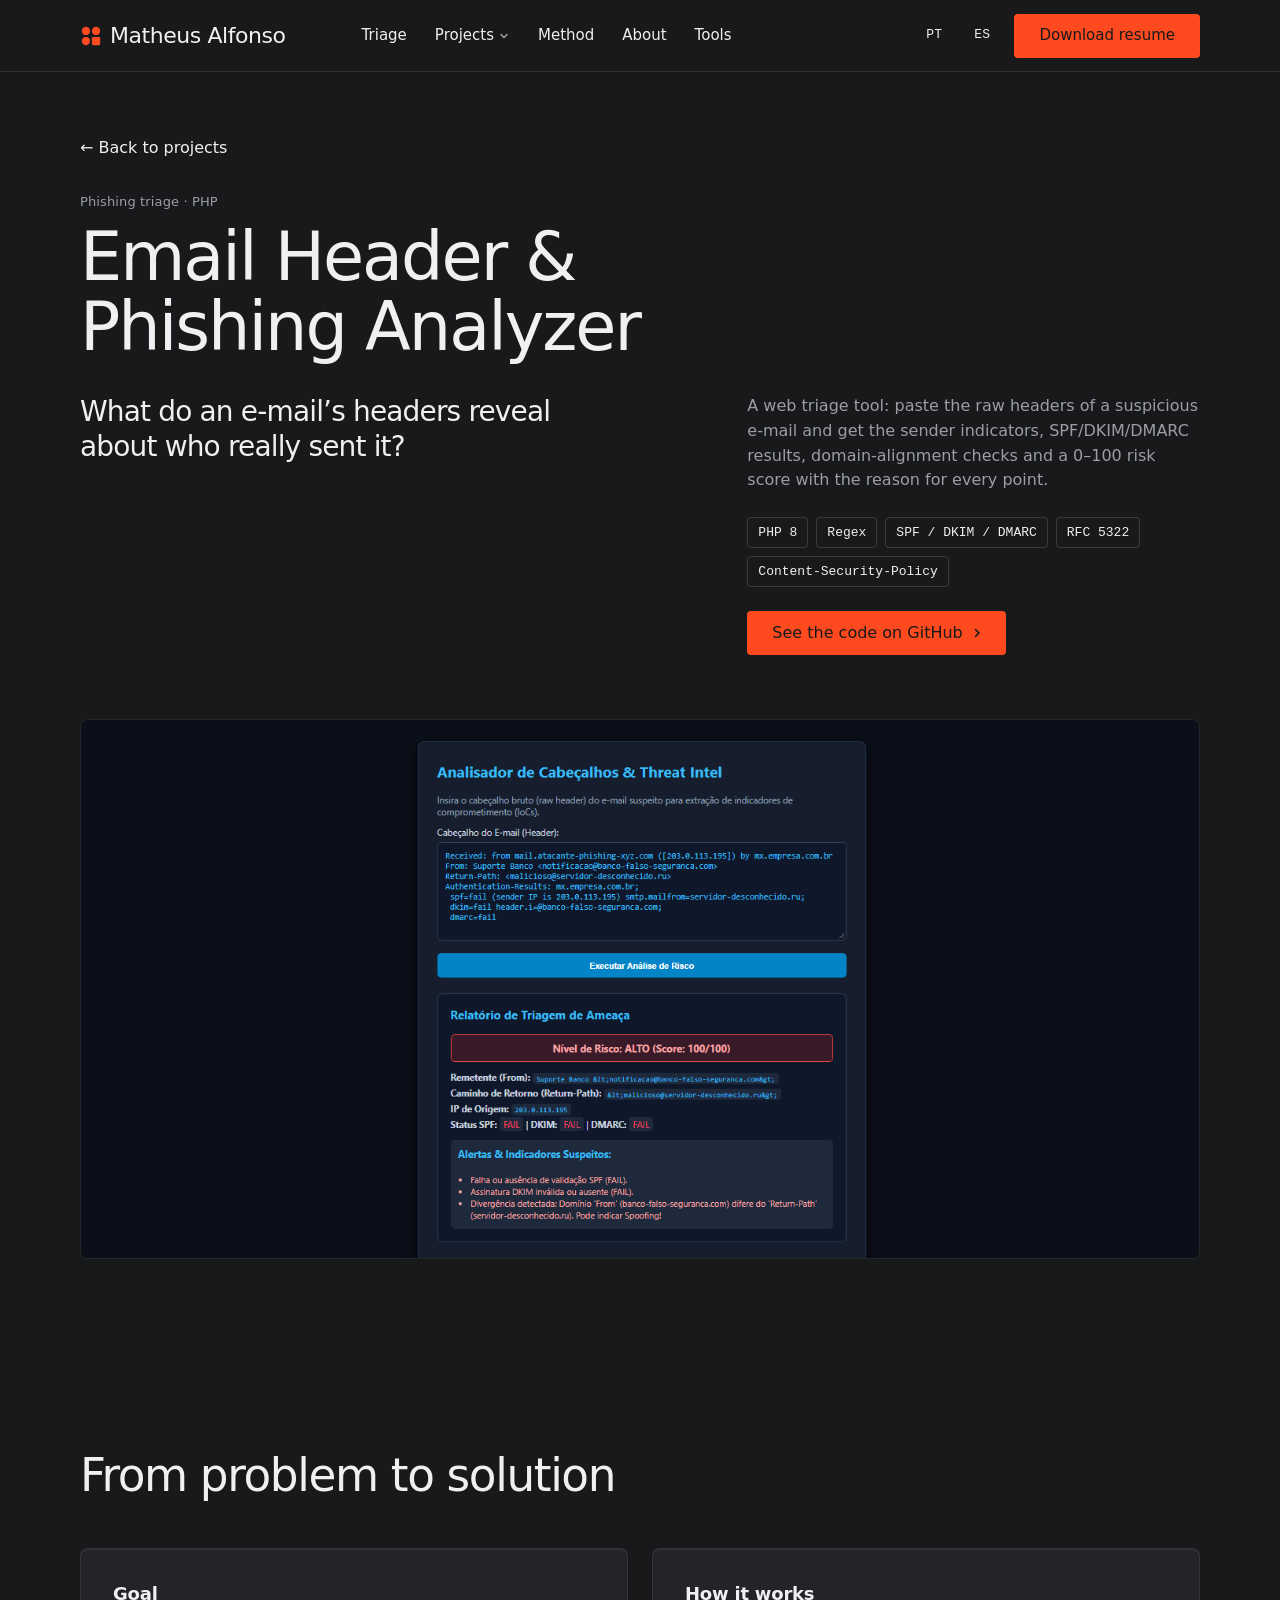
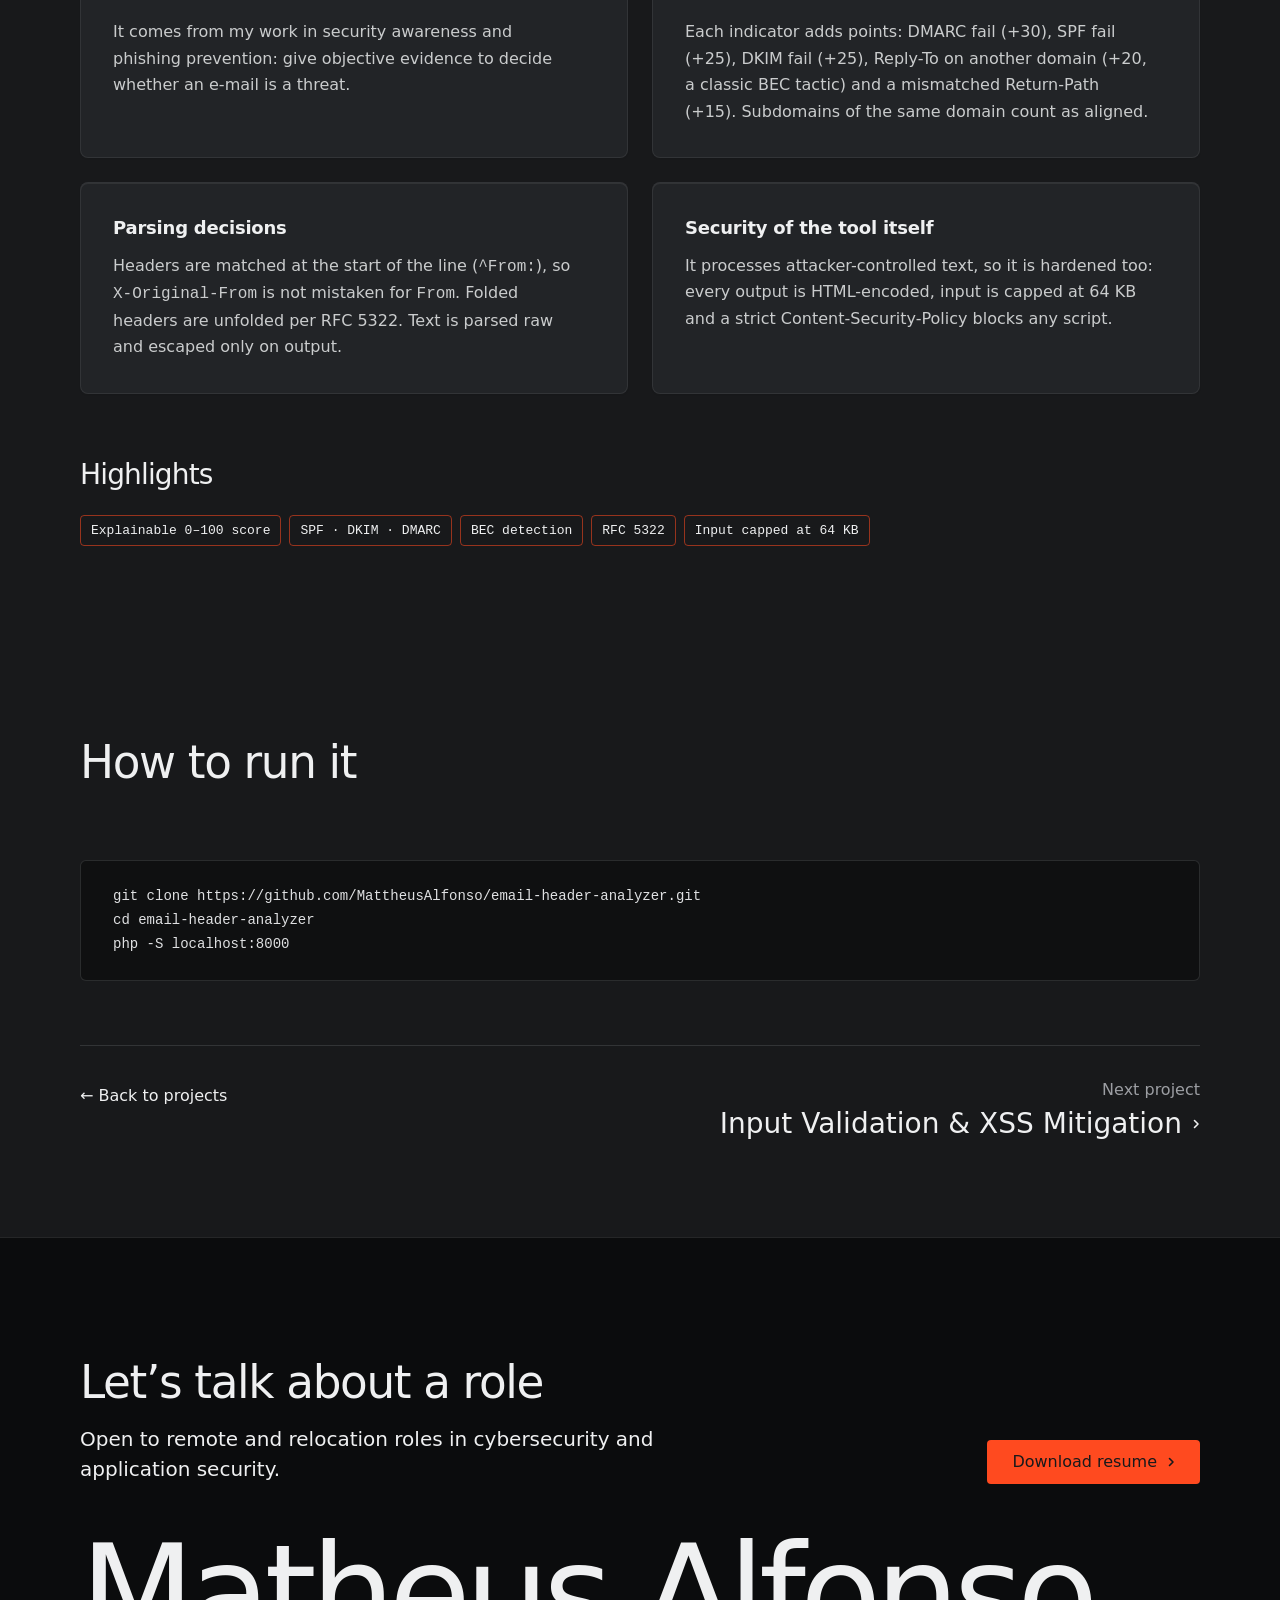
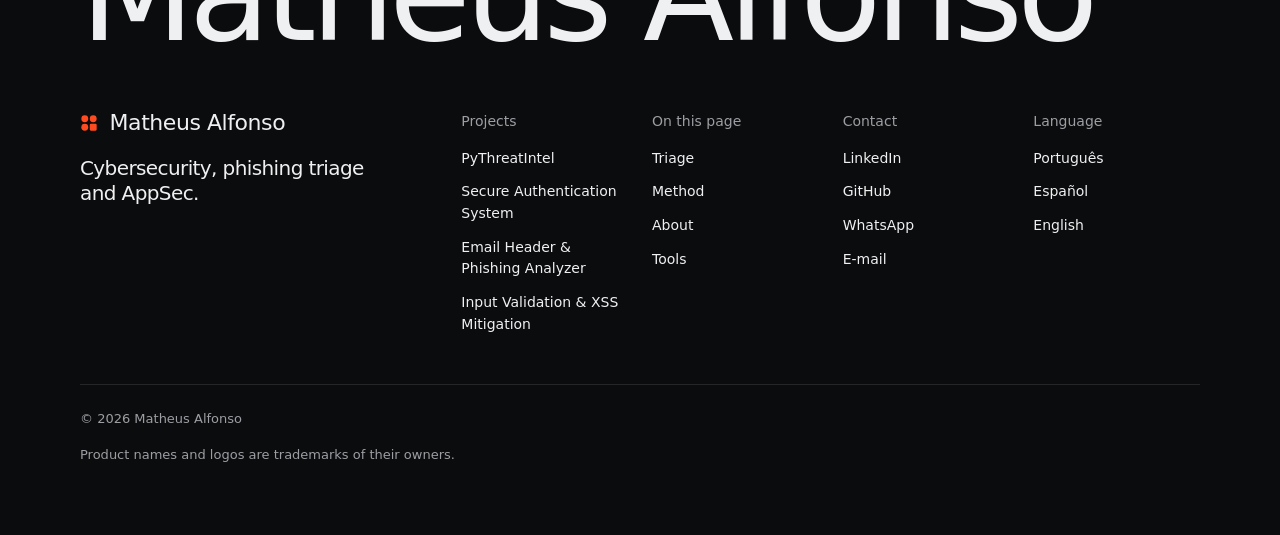
<file: projetos/email-header-analyzer-en.html>
<!doctype html>
<!-- type: software (portfólio de um analista de cibersegurança; as ferramentas dele são o produto)
     deal: hero product (o relatório do Email Header Analyzer no palco), nav-cards, close-word, footer-dark, rhythm space,
     buttons solid, mark dots, palette graphite-safety-orange, type funnel, radius sharp, ground sand,
     effect glass-fold (palco do hero, o fundo do site da 0x Labs); moments: pinned-chapters (#metodo), liquid-type (#prova) -->
<html lang="en" data-type="software" data-radius="sharp" data-ground="sand" data-buttons="solid" data-motion data-page="project">
<head>
<meta charset="utf-8">
<meta http-equiv="Content-Security-Policy" content="default-src 'none'; script-src 'self'; style-src 'self' https://fonts.googleapis.com; font-src https://fonts.gstatic.com; img-src 'self' data:; connect-src 'self'; base-uri 'none'; form-action 'none'; upgrade-insecure-requests">
<meta name="referrer" content="strict-origin-when-cross-origin">
<meta name="viewport" content="width=device-width, initial-scale=1, viewport-fit=cover">
<title>Email Header &amp; Phishing Analyzer: What do an e-mail’s headers reveal about who really sent it?</title>
<meta name="description" content="A web triage tool: paste the raw headers of a suspicious e-mail and get the sender indicators, SPF/DKIM/DMARC results, domain-alignment checks and a 0–100 risk score with the reason for every point.">
<link rel="canonical" href="https://mattheusalfonso.github.io/projetos/email-header-analyzer-en.html">
<link rel="alternate" hreflang="pt-BR" href="https://mattheusalfonso.github.io/projetos/email-header-analyzer.html">
<link rel="alternate" hreflang="es" href="https://mattheusalfonso.github.io/projetos/email-header-analyzer-es.html">
<link rel="alternate" hreflang="en" href="https://mattheusalfonso.github.io/projetos/email-header-analyzer-en.html">
<meta property="og:type" content="website">
<meta property="og:url" content="https://mattheusalfonso.github.io/projetos/email-header-analyzer-en.html">
<meta property="og:title" content="Email Header &amp; Phishing Analyzer: What do an e-mail’s headers reveal about who really sent it?">
<meta property="og:description" content="A web triage tool: paste the raw headers of a suspicious e-mail and get the sender indicators, SPF/DKIM/DMARC results, domain-alignment checks and a 0–100 risk score with the reason for every point.">
<meta property="og:image" content="https://mattheusalfonso.github.io/img/projetos/email-header-analyzer.png">
<meta property="og:locale" content="en_US">
<meta name="twitter:card" content="summary_large_image">
<link rel="icon" href="../favicon.svg" type="image/svg+xml">
<link rel="apple-touch-icon" href="../apple-touch-icon.png">
<meta name="theme-color" content="#18191b">
<meta name="site-kind" content="software">
<meta name="page-type" content="software">
<link rel="preconnect" href="https://fonts.googleapis.com">
<link rel="preconnect" href="https://fonts.gstatic.com" crossorigin>
<link rel="stylesheet" href="https://fonts.googleapis.com/css2?family=Funnel+Display:wght@400..700&family=Funnel+Sans:wght@400..600&family=DM+Mono:wght@400;500&display=swap">
<link rel="stylesheet" href="../assets/system.css">
<link rel="stylesheet" href="../assets/ui/cards.css">
<link rel="stylesheet" href="../assets/motion/motion.css">
<link rel="stylesheet" href="../assets/backgrounds/backgrounds.css">
<link rel="stylesheet" href="../assets/layout/layout.css">
<link rel="stylesheet" href="../assets/icons/icon.css">
<link rel="stylesheet" href="../assets/ui/base.css">
<link rel="stylesheet" href="../assets/ui/window/fragment.css">
<link rel="stylesheet" href="../assets/ui/terminal-run/fragment.css">
<link rel="stylesheet" href="../assets/diagrams/diagram.css">
<link rel="stylesheet" href="../assets/site.css">
<script src="../assets/head.js"></script>
<script src="../assets/backgrounds/backgrounds.js"></script>
<link rel="modulepreload" href="../assets/moments/moments.js">
<link rel="modulepreload" href="../assets/moments/lib.js">

</head>
<body>
<header class="nav">
  <div class="wrap nav__bar">
    <a class="skip-link" href="#top">Skip to content</a>
    <a class="nav__logo" href="../en.html#top"><span class="mark" data-mark="dots" aria-hidden="true"></span>Matheus Alfonso</a>
    <nav class="nav__links" aria-label="Main">
      <div class="nav__item"><a class="nav__link" href="../en.html#triagem">Triage</a></div>
      <div class="nav__item">
        <a class="nav__link" href="../en.html#projetos">Projects <svg class="chev" viewBox="0 0 12 12" aria-hidden="true"><path d="M3 4.5l3 3 3-3" fill="none" stroke="currentColor" stroke-width="1.5" stroke-linecap="round" stroke-linejoin="round"/></svg></a>
        <div class="nav__menu">
          <div class="wrap grid">
            <a class="menu-card span-3" href="../projetos/pythreatintel-en.html">
              <div class="panel"><img class="frame__img" src="../img/projetos/pythreatintel-phishing.png" alt="" width="991" height="438" loading="lazy"></div>
              <span class="t-card">PyThreatIntel</span>
              <span class="t-small muted">Scores .eml files by risk</span>
            </a>
            <a class="menu-card span-3" href="../projetos/secure-auth-system-en.html">
              <div class="panel"><img class="frame__img" src="../img/projetos/secure-auth.png" alt="" width="840" height="543" loading="lazy"></div>
              <span class="t-card">Secure Authentication System</span>
              <span class="t-small muted">Stops brute force and session hijacking</span>
            </a>
            <a class="menu-card span-3" href="../projetos/email-header-analyzer-en.html">
              <div class="panel"><img class="frame__img" src="../img/projetos/email-header-analyzer.png" alt="" width="1421" height="683" loading="lazy"></div>
              <span class="t-card">Email Header &amp; Phishing Analyzer</span>
              <span class="t-small muted">Explains the risk in every header</span>
            </a>
            <a class="menu-card span-3" href="../projetos/input-validation-security-en.html">
              <div class="panel"><img class="frame__img" src="../img/projetos/input-validation.png" alt="" width="533" height="374" loading="lazy"></div>
              <span class="t-card">Input Validation &amp; XSS Mitigation</span>
              <span class="t-small muted">Blocks XSS with an allowlist and CSP</span>
            </a>
          </div>
        </div>
      </div>
      <div class="nav__item"><a class="nav__link" href="../en.html#metodo">Method</a></div>
      <div class="nav__item"><a class="nav__link" href="../en.html#sobre">About</a></div>
      <div class="nav__item"><a class="nav__link" href="../en.html#ferramentas">Tools</a></div>
    </nav>
    <div class="nav__actions">
      <a class="nav__link nav__lang" href="email-header-analyzer.html" hreflang="pt-BR" lang="pt-BR">PT</a><a class="nav__link nav__lang" href="email-header-analyzer-es.html" hreflang="es" lang="es">ES</a>
      <a class="btn btn--primary" href="../cv-en.pdf" download="CV-Matheus-Alfonso-EN.pdf">Download resume</a>
    </div>
    <button class="nav__toggle" type="button" aria-expanded="false" aria-label="Menu">
      <svg width="18" height="18" viewBox="0 0 18 18" aria-hidden="true"><path d="M2 5h14M2 13h14" stroke="currentColor" stroke-width="1.6" stroke-linecap="round"/></svg>
    </button>
  </div>
</header>

<main id="top">
  <section class="section proj-hero" aria-labelledby="hero-h">
    <div class="wrap">
      <a class="proj-back" href="../en.html#projetos">← Back to projects</a>
      <p class="t-label muted">Phishing triage · PHP</p>
      <h1 id="hero-h">Email Header &amp; Phishing Analyzer</h1>
      <div class="grid grid--top proj-hero__row">
        <p class="span-6 proj-q">What do an e-mail’s headers reveal about who really sent it?</p>
        <div class="span-5 start-8">
          <p class="muted">A web triage tool: paste the raw headers of a suspicious e-mail and get the sender indicators, SPF/DKIM/DMARC results, domain-alignment checks and a 0–100 risk score with the reason for every point.</p>
          <ul class="pills"><li>PHP 8</li><li>Regex</li><li>SPF / DKIM / DMARC</li><li>RFC 5322</li><li>Content-Security-Policy</li></ul>
          <div class="btn-row"><a class="btn btn--primary" href="https://github.com/MattheusAlfonso/email-header-analyzer" target="_blank" rel="noopener noreferrer">See the code on GitHub<svg class="m-arrow" viewBox="0 0 12 12" aria-hidden="true"><path class="m-arrow__stem" d="M1 6h8"/><path class="m-arrow__head" d="M4.5 2.5 8 6l-3.5 3.5"/></svg></a></div>
        </div>
      </div>
      <div class="frame proj-shot"><img class="shot" src="../img/projetos/email-header-analyzer.png" alt="Header analysis of a phishing e-mail, with the risk score and the reason for every point." width="1421" height="683" fetchpriority="high"></div>
    </div>
  </section>

  <section class="section" aria-labelledby="inside-h">
    <div class="wrap">
      <div class="section-head"><h2 id="inside-h">From problem to solution</h2></div>
      <div class="proj-blocks">
          <article class="card proj-block"><h3>Goal</h3><p>It comes from my work in security awareness and phishing prevention: give objective evidence to decide whether an e-mail is a threat.</p></article>
          <article class="card proj-block"><h3>How it works</h3><p>Each indicator adds points: DMARC fail (+30), SPF fail (+25), DKIM fail (+25), Reply-To on another domain (+20, a classic BEC tactic) and a mismatched Return-Path (+15). Subdomains of the same domain count as aligned.</p></article>
          <article class="card proj-block"><h3>Parsing decisions</h3><p>Headers are matched at the start of the line (<code>^From:</code>), so <code>X-Original-From</code> is not mistaken for <code>From</code>. Folded headers are unfolded per RFC 5322. Text is parsed raw and escaped only on output.</p></article>
          <article class="card proj-block"><h3>Security of the tool itself</h3><p>It processes attacker-controlled text, so it is hardened too: every output is HTML-encoded, input is capped at 64 KB and a strict Content-Security-Policy blocks any script.</p></article>
      </div>
      <h3 class="proj-sub">Highlights</h3>
      <ul class="pills pills--accent"><li>Explainable 0–100 score</li><li>SPF · DKIM · DMARC</li><li>BEC detection</li><li>RFC 5322</li><li>Input capped at 64 KB</li></ul>
    </div>
  </section>

  <section class="section" aria-labelledby="screens-h">
    <div class="wrap">
      <div class="section-head"><h2 id="screens-h">How to run it</h2></div>
      
      <pre class="code"><code>git clone https://github.com/MattheusAlfonso/email-header-analyzer.git
cd email-header-analyzer
php -S localhost:8000</code></pre>
      <div class="proj-nav">
        <a class="proj-back" href="../en.html#projetos">← Back to projects</a>
        <a class="proj-next" href="input-validation-security-en.html"><span class="muted">Next project</span><strong>Input Validation &amp; XSS Mitigation <svg class="m-arrow" viewBox="0 0 12 12" aria-hidden="true"><path class="m-arrow__stem" d="M1 6h8"/><path class="m-arrow__head" d="M4.5 2.5 8 6l-3.5 3.5"/></svg></strong></a>
      </div>
    </div>
  </section>
</main>

<footer class="footer closing footer--dark ground-inverse" id="contact" aria-labelledby="close-h">
  <div class="wrap">
    <div class="closing__cta close--word">
      <div class="section-head--split">
        <div><h2 id="close-h">Let’s talk about a role</h2><p class="t-lead">Open to remote and relocation roles in cybersecurity and application security.</p></div>
        <a class="btn btn--primary" href="../cv-en.pdf" download="CV-Matheus-Alfonso-EN.pdf">Download resume<svg class="m-arrow" viewBox="0 0 12 12" aria-hidden="true"><path class="m-arrow__stem" d="M1 6h8"/><path class="m-arrow__head" d="M4.5 2.5 8 6l-3.5 3.5"/></svg></a>
      </div>
      <p class="close__word" aria-hidden="true">Matheus Alfonso</p>
    </div>
    <div class="closing__links">
      <div class="grid">
        <div class="span-4 stack-4">
          <a class="nav__logo" href="../en.html#top"><span class="mark" data-mark="dots" aria-hidden="true"></span>Matheus Alfonso</a>
          <p class="footer__lede">Cybersecurity, phishing triage and AppSec.</p>
        </div>
        <div class="span-2 footer__col"><h3>Projects</h3><ul><li><a href="../projetos/pythreatintel-en.html">PyThreatIntel</a></li><li><a href="../projetos/secure-auth-system-en.html">Secure Authentication System</a></li><li><a href="../projetos/email-header-analyzer-en.html">Email Header &amp; Phishing Analyzer</a></li><li><a href="../projetos/input-validation-security-en.html">Input Validation &amp; XSS Mitigation</a></li></ul></div>
        <div class="span-2 footer__col"><h3>On this page</h3><ul>
          <li><a href="../en.html#triagem">Triage</a></li><li><a href="../en.html#metodo">Method</a></li>
          <li><a href="../en.html#sobre">About</a></li><li><a href="../en.html#ferramentas">Tools</a></li></ul></div>
        <div class="span-2 footer__col"><h3>Contact</h3><ul>
          <li><a href="https://www.linkedin.com/in/mattheusalfonso" target="_blank" rel="noopener noreferrer">LinkedIn</a></li><li><a href="https://github.com/MattheusAlfonso" target="_blank" rel="noopener noreferrer">GitHub</a></li>
          <li><a href="https://wa.me/5562920038598?text=Hi%20Matheus,%20I%20saw%20your%20Cybersecurity%20portfolio%20and%20would%20like%20to%20talk." target="_blank" rel="noopener noreferrer">WhatsApp</a></li><li><a href="mailto:ederson.alfonso@icloud.com">E-mail</a></li></ul></div>
        <div class="span-2 footer__col"><h3>Language</h3><ul><li><a href="email-header-analyzer.html" hreflang="pt-BR" lang="pt-BR">Português</a></li><li><a href="email-header-analyzer-es.html" hreflang="es" lang="es">Español</a></li><li><a href="email-header-analyzer-en.html" aria-current="true">English</a></li></ul></div>
      </div>
      <div class="footer__legal">
        <span>&copy; 2026 Matheus Alfonso</span>
        <div class="socials"></div>
        <span class="credits">Product names and logos are trademarks of their owners.</span>
      </div>
    </div>
  </div>
</footer>
<nav class="actionbar" aria-label="Quick actions">
  <a class="btn btn--primary" href="../cv-en.pdf" download="CV-Matheus-Alfonso-EN.pdf">Download resume</a>
</nav>
<script type="module" src="../assets/system.js"></script>
<script type="module" src="../assets/motion/motion.js"></script>
<script type="module" src="../assets/layout/layout.js"></script>
<script type="module" src="../assets/diagrams/mount.js"></script>
<script type="module" src="../assets/site.js"></script>
</body>
</html>
</file>
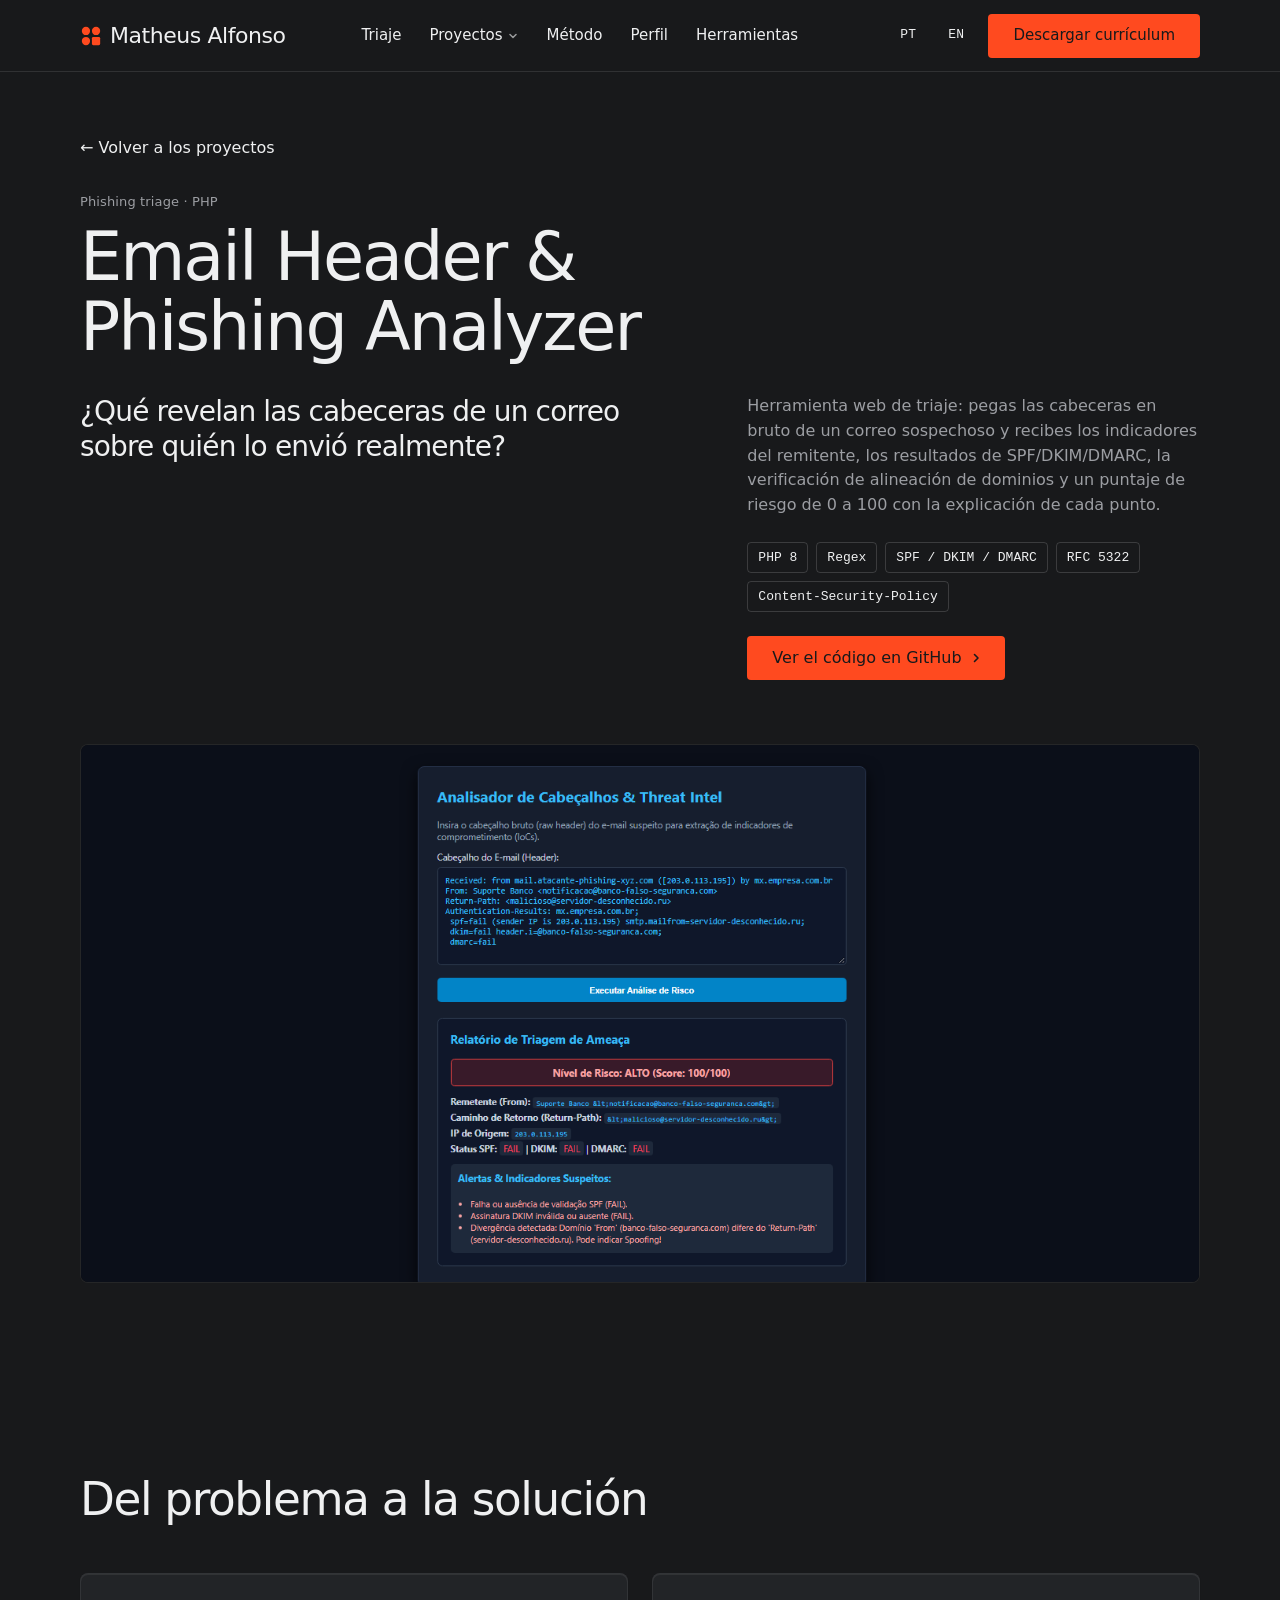
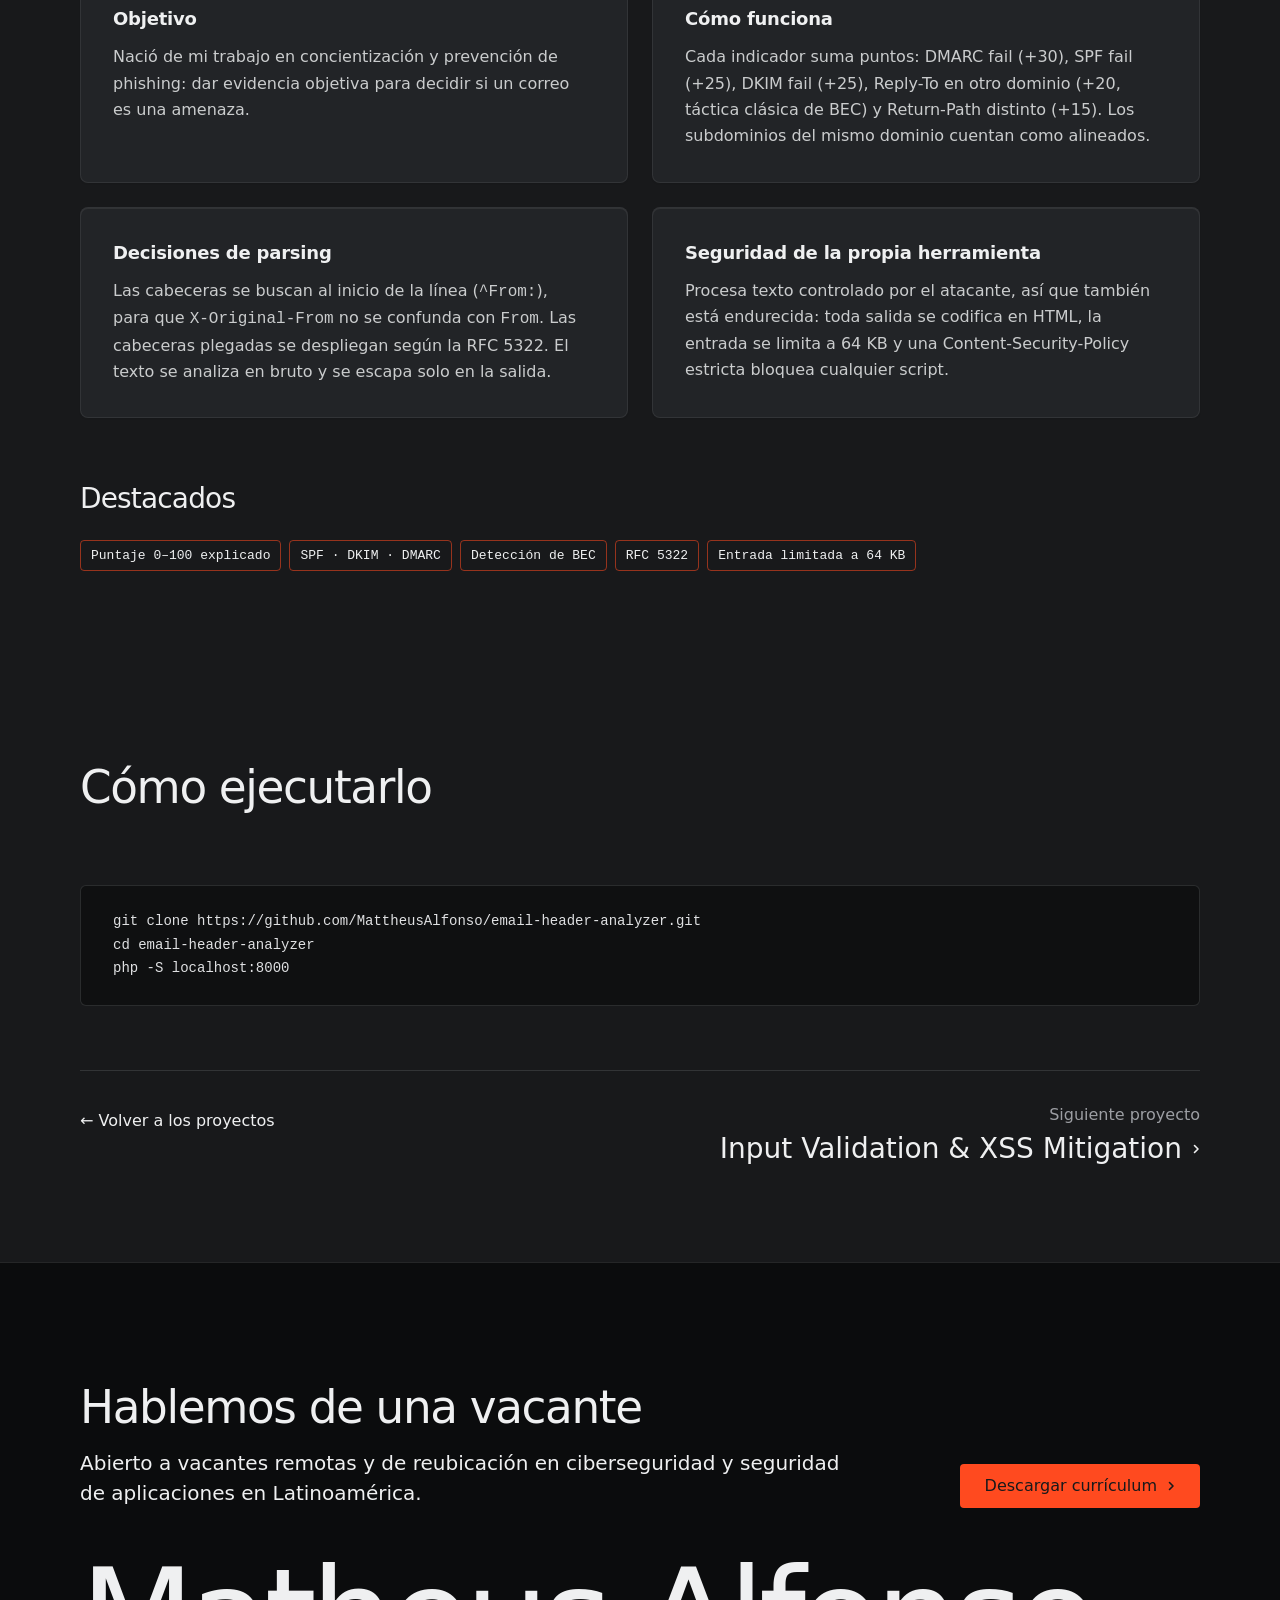
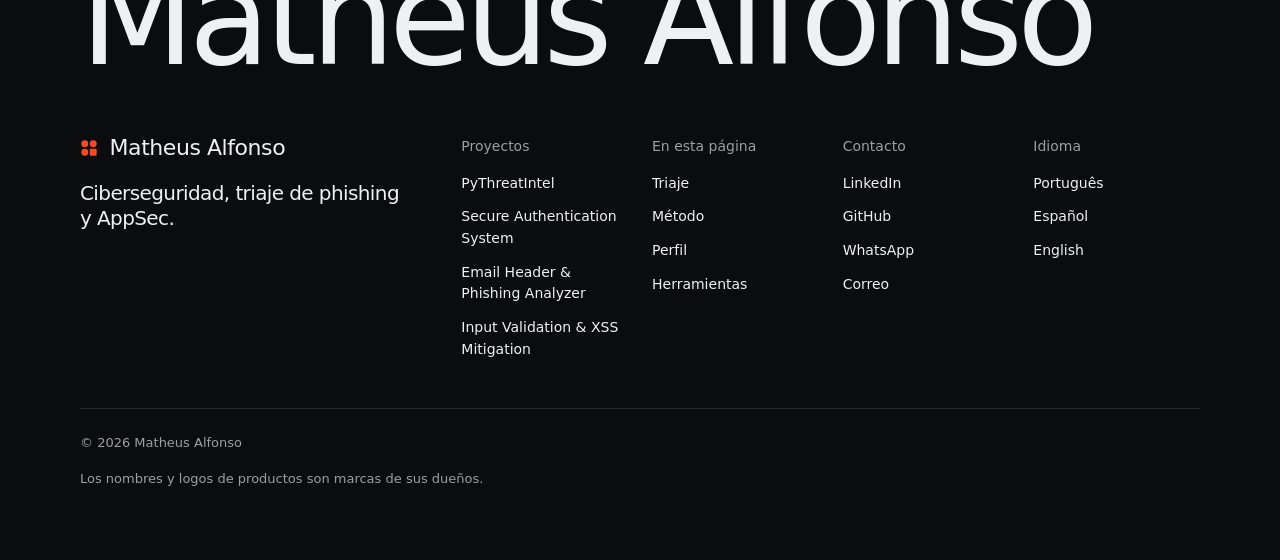
<file: projetos/email-header-analyzer-es.html>
<!doctype html>
<!-- type: software (portfólio de um analista de cibersegurança; as ferramentas dele são o produto)
     deal: hero product (o relatório do Email Header Analyzer no palco), nav-cards, close-word, footer-dark, rhythm space,
     buttons solid, mark dots, palette graphite-safety-orange, type funnel, radius sharp, ground sand,
     effect glass-fold (palco do hero, o fundo do site da 0x Labs); moments: pinned-chapters (#metodo), liquid-type (#prova) -->
<html lang="es" data-type="software" data-radius="sharp" data-ground="sand" data-buttons="solid" data-motion data-page="project">
<head>
<meta charset="utf-8">
<meta http-equiv="Content-Security-Policy" content="default-src 'none'; script-src 'self'; style-src 'self' https://fonts.googleapis.com; font-src https://fonts.gstatic.com; img-src 'self' data:; connect-src 'self'; base-uri 'none'; form-action 'none'; upgrade-insecure-requests">
<meta name="referrer" content="strict-origin-when-cross-origin">
<meta name="viewport" content="width=device-width, initial-scale=1, viewport-fit=cover">
<title>Email Header &amp; Phishing Analyzer: ¿Qué revelan las cabeceras de un correo sobre quién lo envió realmente?</title>
<meta name="description" content="Herramienta web de triaje: pegas las cabeceras en bruto de un correo sospechoso y recibes los indicadores del remitente, los resultados de SPF/DKIM/DMARC, la verificación de alineación de dominios y un puntaje de riesgo de 0 a 100 con la explicación de cada punto.">
<link rel="canonical" href="https://mattheusalfonso.github.io/projetos/email-header-analyzer-es.html">
<link rel="alternate" hreflang="pt-BR" href="https://mattheusalfonso.github.io/projetos/email-header-analyzer.html">
<link rel="alternate" hreflang="es" href="https://mattheusalfonso.github.io/projetos/email-header-analyzer-es.html">
<link rel="alternate" hreflang="en" href="https://mattheusalfonso.github.io/projetos/email-header-analyzer-en.html">
<meta property="og:type" content="website">
<meta property="og:url" content="https://mattheusalfonso.github.io/projetos/email-header-analyzer-es.html">
<meta property="og:title" content="Email Header &amp; Phishing Analyzer: ¿Qué revelan las cabeceras de un correo sobre quién lo envió realmente?">
<meta property="og:description" content="Herramienta web de triaje: pegas las cabeceras en bruto de un correo sospechoso y recibes los indicadores del remitente, los resultados de SPF/DKIM/DMARC, la verificación de alineación de dominios y un puntaje de riesgo de 0 a 100 con la explicación de cada punto.">
<meta property="og:image" content="https://mattheusalfonso.github.io/img/projetos/email-header-analyzer.png">
<meta property="og:locale" content="es_LA">
<meta name="twitter:card" content="summary_large_image">
<link rel="icon" href="../favicon.svg" type="image/svg+xml">
<link rel="apple-touch-icon" href="../apple-touch-icon.png">
<meta name="theme-color" content="#18191b">
<meta name="site-kind" content="software">
<meta name="page-type" content="software">
<link rel="preconnect" href="https://fonts.googleapis.com">
<link rel="preconnect" href="https://fonts.gstatic.com" crossorigin>
<link rel="stylesheet" href="https://fonts.googleapis.com/css2?family=Funnel+Display:wght@400..700&family=Funnel+Sans:wght@400..600&family=DM+Mono:wght@400;500&display=swap">
<link rel="stylesheet" href="../assets/system.css">
<link rel="stylesheet" href="../assets/ui/cards.css">
<link rel="stylesheet" href="../assets/motion/motion.css">
<link rel="stylesheet" href="../assets/backgrounds/backgrounds.css">
<link rel="stylesheet" href="../assets/layout/layout.css">
<link rel="stylesheet" href="../assets/icons/icon.css">
<link rel="stylesheet" href="../assets/ui/base.css">
<link rel="stylesheet" href="../assets/ui/window/fragment.css">
<link rel="stylesheet" href="../assets/ui/terminal-run/fragment.css">
<link rel="stylesheet" href="../assets/diagrams/diagram.css">
<link rel="stylesheet" href="../assets/site.css">
<script src="../assets/head.js"></script>
<script src="../assets/backgrounds/backgrounds.js"></script>
<link rel="modulepreload" href="../assets/moments/moments.js">
<link rel="modulepreload" href="../assets/moments/lib.js">

</head>
<body>
<header class="nav">
  <div class="wrap nav__bar">
    <a class="skip-link" href="#top">Saltar al contenido</a>
    <a class="nav__logo" href="../es.html#top"><span class="mark" data-mark="dots" aria-hidden="true"></span>Matheus Alfonso</a>
    <nav class="nav__links" aria-label="Principal">
      <div class="nav__item"><a class="nav__link" href="../es.html#triagem">Triaje</a></div>
      <div class="nav__item">
        <a class="nav__link" href="../es.html#projetos">Proyectos <svg class="chev" viewBox="0 0 12 12" aria-hidden="true"><path d="M3 4.5l3 3 3-3" fill="none" stroke="currentColor" stroke-width="1.5" stroke-linecap="round" stroke-linejoin="round"/></svg></a>
        <div class="nav__menu">
          <div class="wrap grid">
            <a class="menu-card span-3" href="../projetos/pythreatintel-es.html">
              <div class="panel"><img class="frame__img" src="../img/projetos/pythreatintel-phishing.png" alt="" width="991" height="438" loading="lazy"></div>
              <span class="t-card">PyThreatIntel</span>
              <span class="t-small muted">Clasifica correos .eml por riesgo</span>
            </a>
            <a class="menu-card span-3" href="../projetos/secure-auth-system-es.html">
              <div class="panel"><img class="frame__img" src="../img/projetos/secure-auth.png" alt="" width="840" height="543" loading="lazy"></div>
              <span class="t-card">Secure Authentication System</span>
              <span class="t-small muted">Frena la fuerza bruta y el secuestro de sesión</span>
            </a>
            <a class="menu-card span-3" href="../projetos/email-header-analyzer-es.html">
              <div class="panel"><img class="frame__img" src="../img/projetos/email-header-analyzer.png" alt="" width="1421" height="683" loading="lazy"></div>
              <span class="t-card">Email Header &amp; Phishing Analyzer</span>
              <span class="t-small muted">Explica el riesgo de cada cabecera</span>
            </a>
            <a class="menu-card span-3" href="../projetos/input-validation-security-es.html">
              <div class="panel"><img class="frame__img" src="../img/projetos/input-validation.png" alt="" width="533" height="374" loading="lazy"></div>
              <span class="t-card">Input Validation &amp; XSS Mitigation</span>
              <span class="t-small muted">Frena XSS con allowlist y CSP</span>
            </a>
          </div>
        </div>
      </div>
      <div class="nav__item"><a class="nav__link" href="../es.html#metodo">Método</a></div>
      <div class="nav__item"><a class="nav__link" href="../es.html#sobre">Perfil</a></div>
      <div class="nav__item"><a class="nav__link" href="../es.html#ferramentas">Herramientas</a></div>
    </nav>
    <div class="nav__actions">
      <a class="nav__link nav__lang" href="email-header-analyzer.html" hreflang="pt-BR" lang="pt-BR">PT</a><a class="nav__link nav__lang" href="email-header-analyzer-en.html" hreflang="en" lang="en">EN</a>
      <a class="btn btn--primary" href="../cv-es.pdf" download="CV-Matheus-Alfonso-ES.pdf">Descargar currículum</a>
    </div>
    <button class="nav__toggle" type="button" aria-expanded="false" aria-label="Menú">
      <svg width="18" height="18" viewBox="0 0 18 18" aria-hidden="true"><path d="M2 5h14M2 13h14" stroke="currentColor" stroke-width="1.6" stroke-linecap="round"/></svg>
    </button>
  </div>
</header>

<main id="top">
  <section class="section proj-hero" aria-labelledby="hero-h">
    <div class="wrap">
      <a class="proj-back" href="../es.html#projetos">← Volver a los proyectos</a>
      <p class="t-label muted">Phishing triage · PHP</p>
      <h1 id="hero-h">Email Header &amp; Phishing Analyzer</h1>
      <div class="grid grid--top proj-hero__row">
        <p class="span-6 proj-q">¿Qué revelan las cabeceras de un correo sobre quién lo envió realmente?</p>
        <div class="span-5 start-8">
          <p class="muted">Herramienta web de triaje: pegas las cabeceras en bruto de un correo sospechoso y recibes los indicadores del remitente, los resultados de SPF/DKIM/DMARC, la verificación de alineación de dominios y un puntaje de riesgo de 0 a 100 con la explicación de cada punto.</p>
          <ul class="pills"><li>PHP 8</li><li>Regex</li><li>SPF / DKIM / DMARC</li><li>RFC 5322</li><li>Content-Security-Policy</li></ul>
          <div class="btn-row"><a class="btn btn--primary" href="https://github.com/MattheusAlfonso/email-header-analyzer" target="_blank" rel="noopener noreferrer">Ver el código en GitHub<svg class="m-arrow" viewBox="0 0 12 12" aria-hidden="true"><path class="m-arrow__stem" d="M1 6h8"/><path class="m-arrow__head" d="M4.5 2.5 8 6l-3.5 3.5"/></svg></a></div>
        </div>
      </div>
      <div class="frame proj-shot"><img class="shot" src="../img/projetos/email-header-analyzer.png" alt="Análisis de cabeceras de un correo de phishing, con el puntaje de riesgo y la explicación de cada punto." width="1421" height="683" fetchpriority="high"></div>
    </div>
  </section>

  <section class="section" aria-labelledby="inside-h">
    <div class="wrap">
      <div class="section-head"><h2 id="inside-h">Del problema a la solución</h2></div>
      <div class="proj-blocks">
          <article class="card proj-block"><h3>Objetivo</h3><p>Nació de mi trabajo en concientización y prevención de phishing: dar evidencia objetiva para decidir si un correo es una amenaza.</p></article>
          <article class="card proj-block"><h3>Cómo funciona</h3><p>Cada indicador suma puntos: DMARC fail (+30), SPF fail (+25), DKIM fail (+25), Reply-To en otro dominio (+20, táctica clásica de BEC) y Return-Path distinto (+15). Los subdominios del mismo dominio cuentan como alineados.</p></article>
          <article class="card proj-block"><h3>Decisiones de parsing</h3><p>Las cabeceras se buscan al inicio de la línea (<code>^From:</code>), para que <code>X-Original-From</code> no se confunda con <code>From</code>. Las cabeceras plegadas se despliegan según la RFC 5322. El texto se analiza en bruto y se escapa solo en la salida.</p></article>
          <article class="card proj-block"><h3>Seguridad de la propia herramienta</h3><p>Procesa texto controlado por el atacante, así que también está endurecida: toda salida se codifica en HTML, la entrada se limita a 64 KB y una Content-Security-Policy estricta bloquea cualquier script.</p></article>
      </div>
      <h3 class="proj-sub">Destacados</h3>
      <ul class="pills pills--accent"><li>Puntaje 0–100 explicado</li><li>SPF · DKIM · DMARC</li><li>Detección de BEC</li><li>RFC 5322</li><li>Entrada limitada a 64 KB</li></ul>
    </div>
  </section>

  <section class="section" aria-labelledby="screens-h">
    <div class="wrap">
      <div class="section-head"><h2 id="screens-h">Cómo ejecutarlo</h2></div>
      
      <pre class="code"><code>git clone https://github.com/MattheusAlfonso/email-header-analyzer.git
cd email-header-analyzer
php -S localhost:8000</code></pre>
      <div class="proj-nav">
        <a class="proj-back" href="../es.html#projetos">← Volver a los proyectos</a>
        <a class="proj-next" href="input-validation-security-es.html"><span class="muted">Siguiente proyecto</span><strong>Input Validation &amp; XSS Mitigation <svg class="m-arrow" viewBox="0 0 12 12" aria-hidden="true"><path class="m-arrow__stem" d="M1 6h8"/><path class="m-arrow__head" d="M4.5 2.5 8 6l-3.5 3.5"/></svg></strong></a>
      </div>
    </div>
  </section>
</main>

<footer class="footer closing footer--dark ground-inverse" id="contact" aria-labelledby="close-h">
  <div class="wrap">
    <div class="closing__cta close--word">
      <div class="section-head--split">
        <div><h2 id="close-h">Hablemos de una vacante</h2><p class="t-lead">Abierto a vacantes remotas y de reubicación en ciberseguridad y seguridad de aplicaciones en Latinoamérica.</p></div>
        <a class="btn btn--primary" href="../cv-es.pdf" download="CV-Matheus-Alfonso-ES.pdf">Descargar currículum<svg class="m-arrow" viewBox="0 0 12 12" aria-hidden="true"><path class="m-arrow__stem" d="M1 6h8"/><path class="m-arrow__head" d="M4.5 2.5 8 6l-3.5 3.5"/></svg></a>
      </div>
      <p class="close__word" aria-hidden="true">Matheus Alfonso</p>
    </div>
    <div class="closing__links">
      <div class="grid">
        <div class="span-4 stack-4">
          <a class="nav__logo" href="../es.html#top"><span class="mark" data-mark="dots" aria-hidden="true"></span>Matheus Alfonso</a>
          <p class="footer__lede">Ciberseguridad, triaje de phishing y AppSec.</p>
        </div>
        <div class="span-2 footer__col"><h3>Proyectos</h3><ul><li><a href="../projetos/pythreatintel-es.html">PyThreatIntel</a></li><li><a href="../projetos/secure-auth-system-es.html">Secure Authentication System</a></li><li><a href="../projetos/email-header-analyzer-es.html">Email Header &amp; Phishing Analyzer</a></li><li><a href="../projetos/input-validation-security-es.html">Input Validation &amp; XSS Mitigation</a></li></ul></div>
        <div class="span-2 footer__col"><h3>En esta página</h3><ul>
          <li><a href="../es.html#triagem">Triaje</a></li><li><a href="../es.html#metodo">Método</a></li>
          <li><a href="../es.html#sobre">Perfil</a></li><li><a href="../es.html#ferramentas">Herramientas</a></li></ul></div>
        <div class="span-2 footer__col"><h3>Contacto</h3><ul>
          <li><a href="https://www.linkedin.com/in/mattheusalfonso" target="_blank" rel="noopener noreferrer">LinkedIn</a></li><li><a href="https://github.com/MattheusAlfonso" target="_blank" rel="noopener noreferrer">GitHub</a></li>
          <li><a href="https://wa.me/5562920038598?text=Hola%20Matheus,%20vi%20tu%20portafolio%20de%20Ciberseguridad%20y%20me%20gustar%C3%ADa%20conversar." target="_blank" rel="noopener noreferrer">WhatsApp</a></li><li><a href="mailto:ederson.alfonso@icloud.com">Correo</a></li></ul></div>
        <div class="span-2 footer__col"><h3>Idioma</h3><ul><li><a href="email-header-analyzer.html" hreflang="pt-BR" lang="pt-BR">Português</a></li><li><a href="email-header-analyzer-es.html" aria-current="true">Español</a></li><li><a href="email-header-analyzer-en.html" hreflang="en" lang="en">English</a></li></ul></div>
      </div>
      <div class="footer__legal">
        <span>&copy; 2026 Matheus Alfonso</span>
        <div class="socials"></div>
        <span class="credits">Los nombres y logos de productos son marcas de sus dueños.</span>
      </div>
    </div>
  </div>
</footer>
<nav class="actionbar" aria-label="Acciones rápidas">
  <a class="btn btn--primary" href="../cv-es.pdf" download="CV-Matheus-Alfonso-ES.pdf">Descargar currículum</a>
</nav>
<script type="module" src="../assets/system.js"></script>
<script type="module" src="../assets/motion/motion.js"></script>
<script type="module" src="../assets/layout/layout.js"></script>
<script type="module" src="../assets/diagrams/mount.js"></script>
<script type="module" src="../assets/site.js"></script>
</body>
</html>
</file>
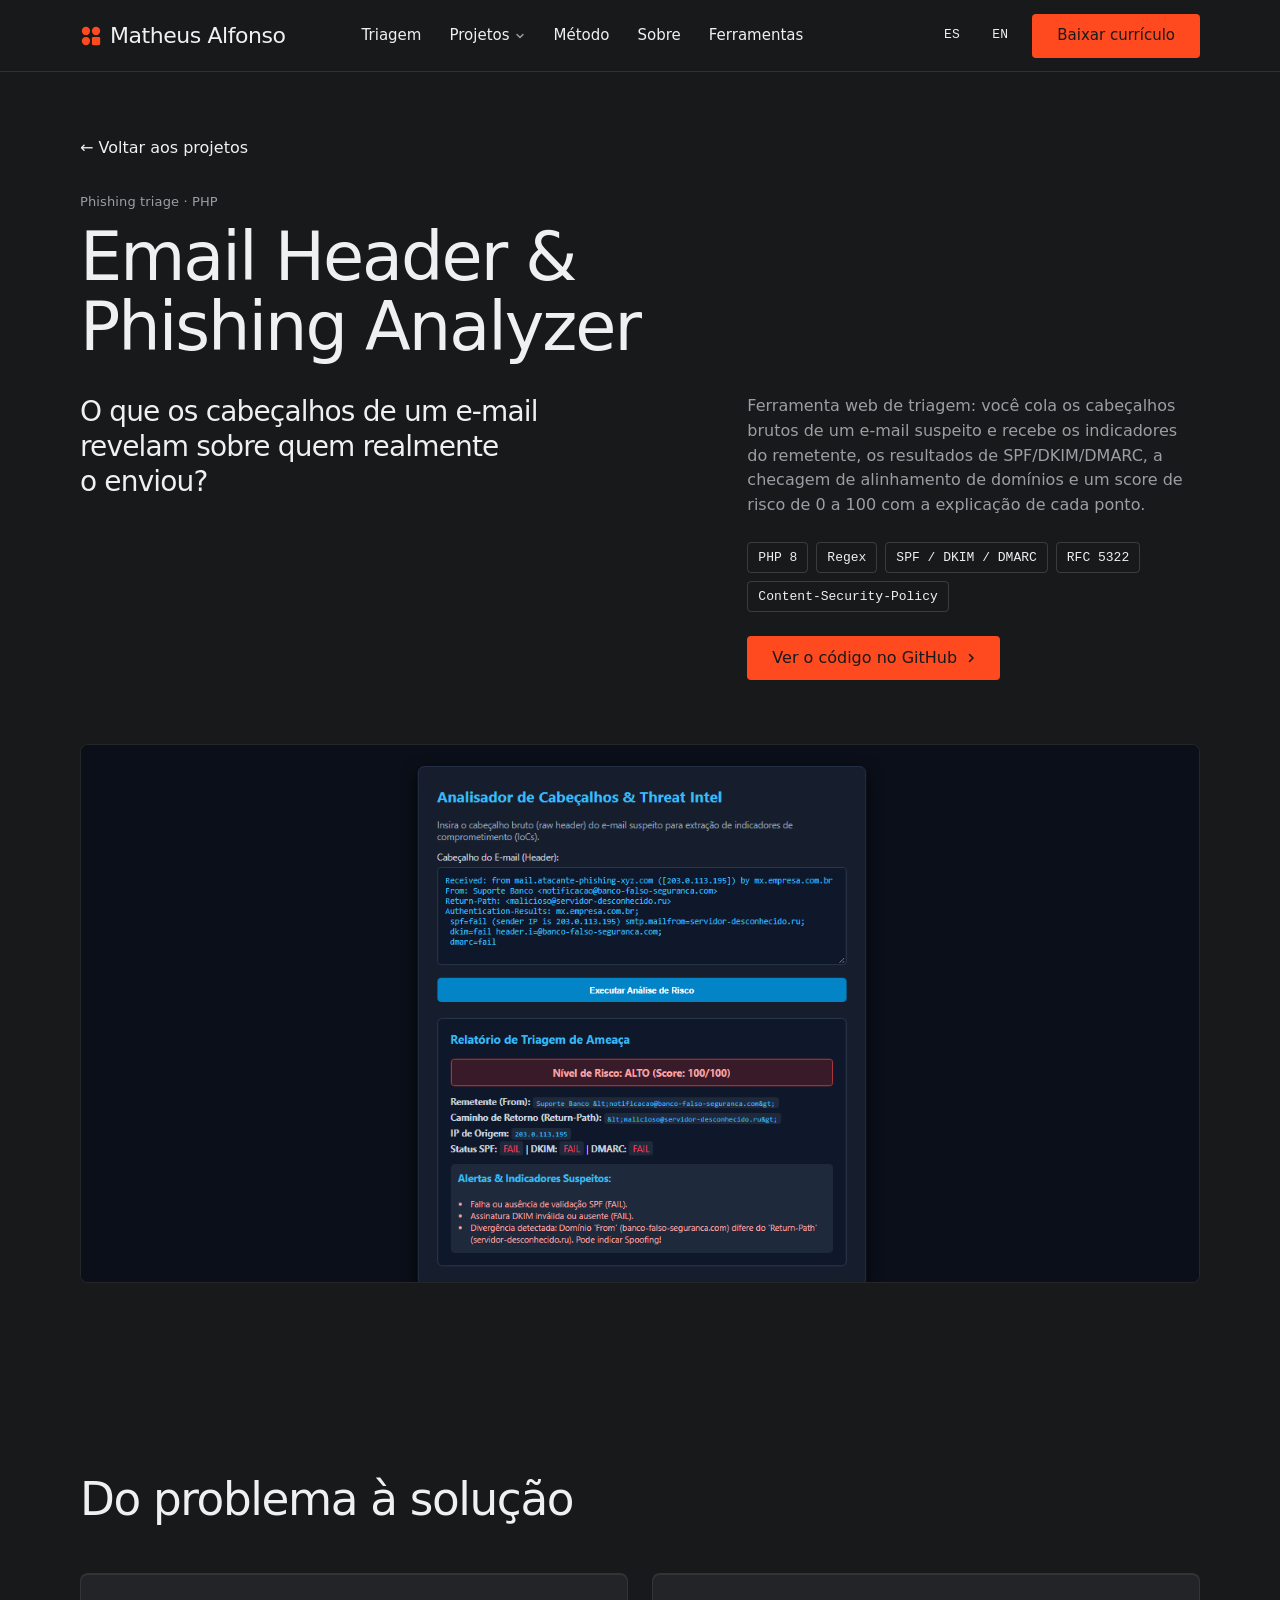
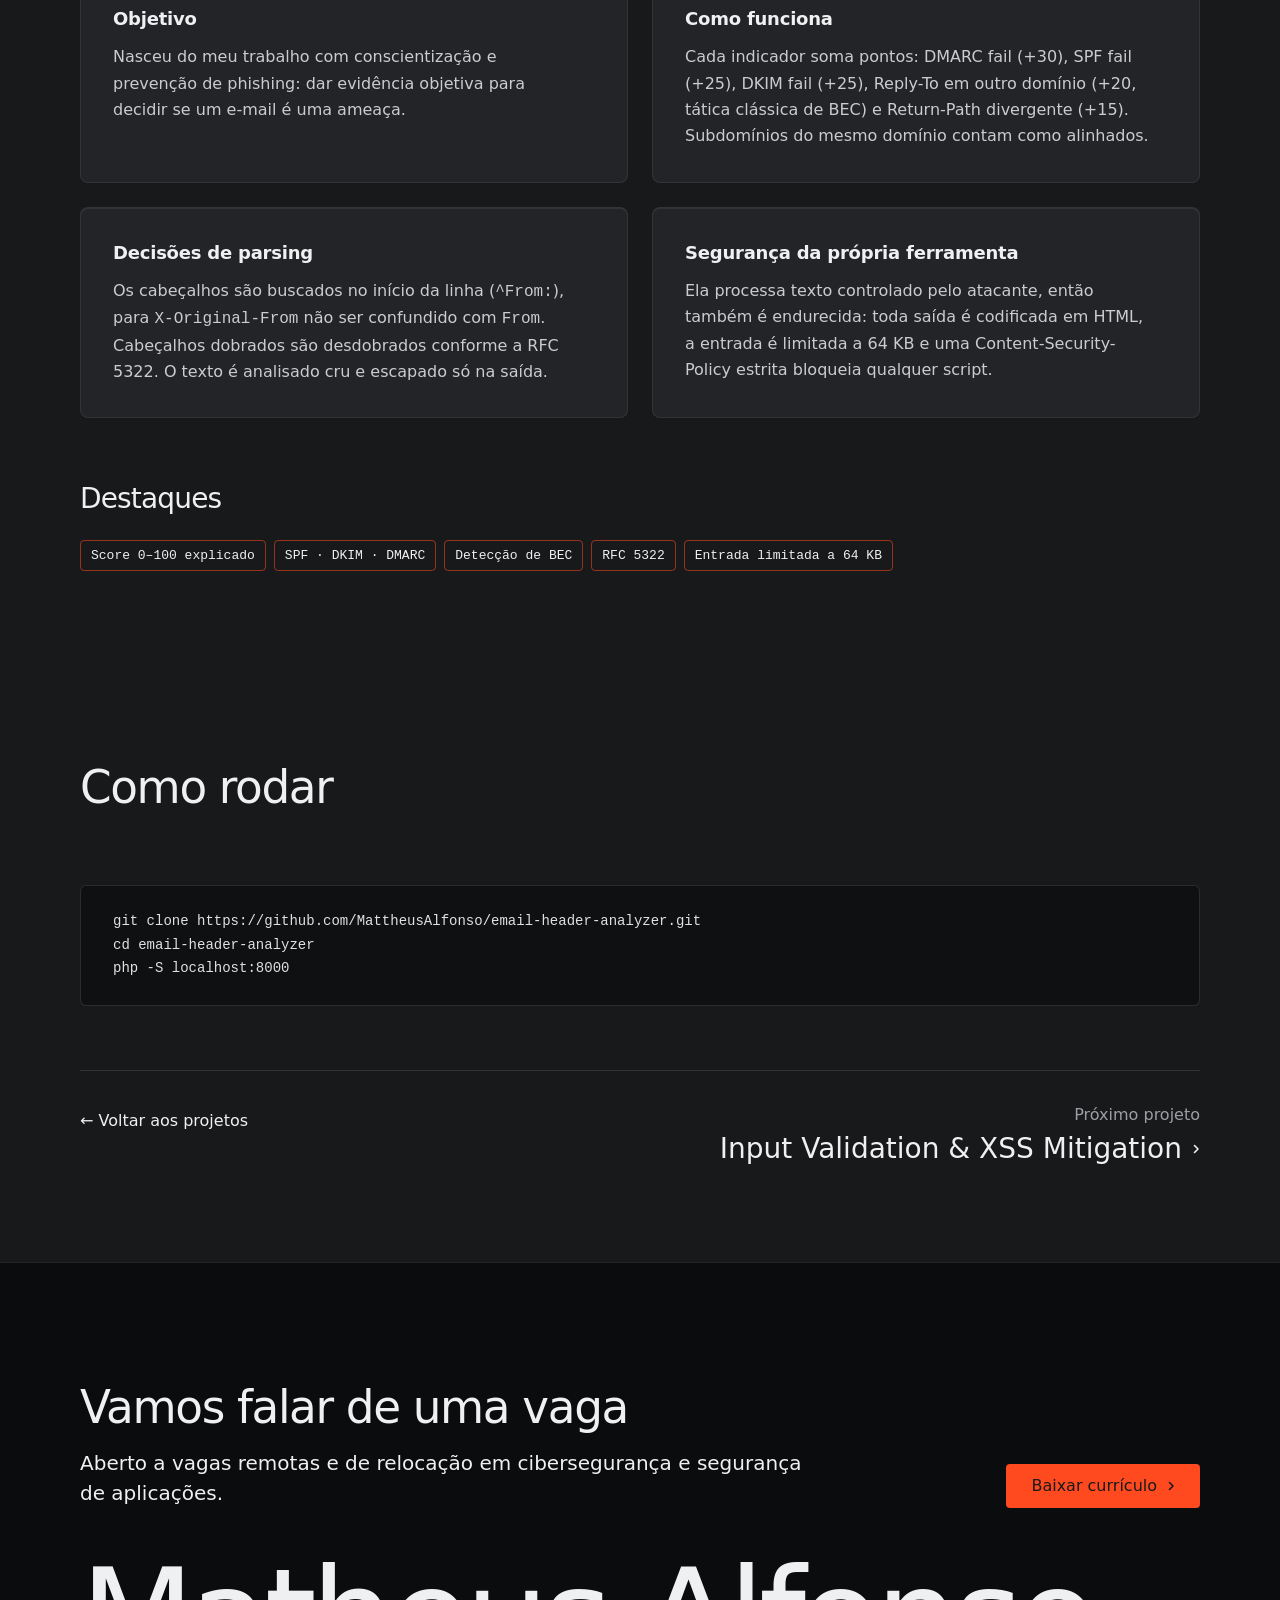
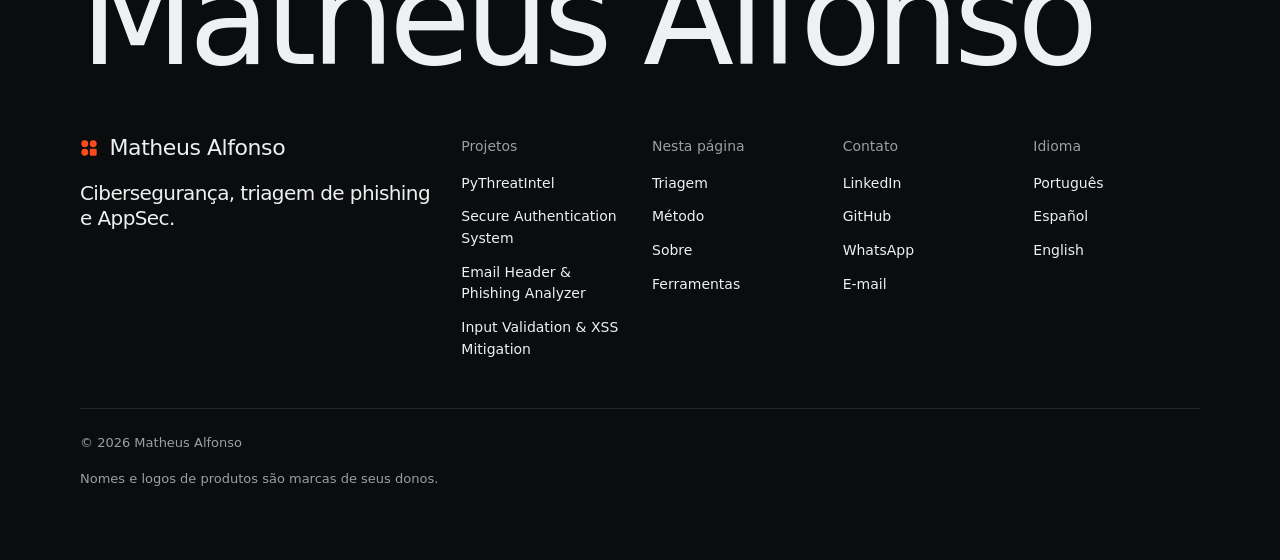
<file: projetos/email-header-analyzer.html>
<!doctype html>
<!-- type: software (portfólio de um analista de cibersegurança; as ferramentas dele são o produto)
     deal: hero product (o relatório do Email Header Analyzer no palco), nav-cards, close-word, footer-dark, rhythm space,
     buttons solid, mark dots, palette graphite-safety-orange, type funnel, radius sharp, ground sand,
     effect glass-fold (palco do hero, o fundo do site da 0x Labs); moments: pinned-chapters (#metodo), liquid-type (#prova) -->
<html lang="pt-BR" data-type="software" data-radius="sharp" data-ground="sand" data-buttons="solid" data-motion data-page="project">
<head>
<meta charset="utf-8">
<meta http-equiv="Content-Security-Policy" content="default-src 'none'; script-src 'self'; style-src 'self' https://fonts.googleapis.com; font-src https://fonts.gstatic.com; img-src 'self' data:; connect-src 'self'; base-uri 'none'; form-action 'none'; upgrade-insecure-requests">
<meta name="referrer" content="strict-origin-when-cross-origin">
<meta name="viewport" content="width=device-width, initial-scale=1, viewport-fit=cover">
<title>Email Header &amp; Phishing Analyzer: O que os cabeçalhos de um e-mail revelam sobre quem realmente o enviou?</title>
<meta name="description" content="Ferramenta web de triagem: você cola os cabeçalhos brutos de um e-mail suspeito e recebe os indicadores do remetente, os resultados de SPF/DKIM/DMARC, a checagem de alinhamento de domínios e um score de risco de 0 a 100 com a explicação de cada ponto.">
<link rel="canonical" href="https://mattheusalfonso.github.io/projetos/email-header-analyzer.html">
<link rel="alternate" hreflang="pt-BR" href="https://mattheusalfonso.github.io/projetos/email-header-analyzer.html">
<link rel="alternate" hreflang="es" href="https://mattheusalfonso.github.io/projetos/email-header-analyzer-es.html">
<link rel="alternate" hreflang="en" href="https://mattheusalfonso.github.io/projetos/email-header-analyzer-en.html">
<meta property="og:type" content="website">
<meta property="og:url" content="https://mattheusalfonso.github.io/projetos/email-header-analyzer.html">
<meta property="og:title" content="Email Header &amp; Phishing Analyzer: O que os cabeçalhos de um e-mail revelam sobre quem realmente o enviou?">
<meta property="og:description" content="Ferramenta web de triagem: você cola os cabeçalhos brutos de um e-mail suspeito e recebe os indicadores do remetente, os resultados de SPF/DKIM/DMARC, a checagem de alinhamento de domínios e um score de risco de 0 a 100 com a explicação de cada ponto.">
<meta property="og:image" content="https://mattheusalfonso.github.io/img/projetos/email-header-analyzer.png">
<meta property="og:locale" content="pt_BR">
<meta name="twitter:card" content="summary_large_image">
<link rel="icon" href="../favicon.svg" type="image/svg+xml">
<link rel="apple-touch-icon" href="../apple-touch-icon.png">
<meta name="theme-color" content="#18191b">
<meta name="site-kind" content="software">
<meta name="page-type" content="software">
<link rel="preconnect" href="https://fonts.googleapis.com">
<link rel="preconnect" href="https://fonts.gstatic.com" crossorigin>
<link rel="stylesheet" href="https://fonts.googleapis.com/css2?family=Funnel+Display:wght@400..700&family=Funnel+Sans:wght@400..600&family=DM+Mono:wght@400;500&display=swap">
<link rel="stylesheet" href="../assets/system.css">
<link rel="stylesheet" href="../assets/ui/cards.css">
<link rel="stylesheet" href="../assets/motion/motion.css">
<link rel="stylesheet" href="../assets/backgrounds/backgrounds.css">
<link rel="stylesheet" href="../assets/layout/layout.css">
<link rel="stylesheet" href="../assets/icons/icon.css">
<link rel="stylesheet" href="../assets/ui/base.css">
<link rel="stylesheet" href="../assets/ui/window/fragment.css">
<link rel="stylesheet" href="../assets/ui/terminal-run/fragment.css">
<link rel="stylesheet" href="../assets/diagrams/diagram.css">
<link rel="stylesheet" href="../assets/site.css">
<script src="../assets/head.js"></script>
<script src="../assets/backgrounds/backgrounds.js"></script>
<link rel="modulepreload" href="../assets/moments/moments.js">
<link rel="modulepreload" href="../assets/moments/lib.js">

</head>
<body>
<header class="nav">
  <div class="wrap nav__bar">
    <a class="skip-link" href="#top">Pular para o conteúdo</a>
    <a class="nav__logo" href="../index.html#top"><span class="mark" data-mark="dots" aria-hidden="true"></span>Matheus Alfonso</a>
    <nav class="nav__links" aria-label="Principal">
      <div class="nav__item"><a class="nav__link" href="../index.html#triagem">Triagem</a></div>
      <div class="nav__item">
        <a class="nav__link" href="../index.html#projetos">Projetos <svg class="chev" viewBox="0 0 12 12" aria-hidden="true"><path d="M3 4.5l3 3 3-3" fill="none" stroke="currentColor" stroke-width="1.5" stroke-linecap="round" stroke-linejoin="round"/></svg></a>
        <div class="nav__menu">
          <div class="wrap grid">
            <a class="menu-card span-3" href="../projetos/pythreatintel.html">
              <div class="panel"><img class="frame__img" src="../img/projetos/pythreatintel-phishing.png" alt="" width="991" height="438" loading="lazy"></div>
              <span class="t-card">PyThreatIntel</span>
              <span class="t-small muted">Classifica e-mails .eml por risco</span>
            </a>
            <a class="menu-card span-3" href="../projetos/secure-auth-system.html">
              <div class="panel"><img class="frame__img" src="../img/projetos/secure-auth.png" alt="" width="840" height="543" loading="lazy"></div>
              <span class="t-card">Secure Authentication System</span>
              <span class="t-small muted">Bloqueia força bruta e sequestro de sessão</span>
            </a>
            <a class="menu-card span-3" href="../projetos/email-header-analyzer.html">
              <div class="panel"><img class="frame__img" src="../img/projetos/email-header-analyzer.png" alt="" width="1421" height="683" loading="lazy"></div>
              <span class="t-card">Email Header &amp; Phishing Analyzer</span>
              <span class="t-small muted">Explica o risco de cada cabeçalho</span>
            </a>
            <a class="menu-card span-3" href="../projetos/input-validation-security.html">
              <div class="panel"><img class="frame__img" src="../img/projetos/input-validation.png" alt="" width="533" height="374" loading="lazy"></div>
              <span class="t-card">Input Validation &amp; XSS Mitigation</span>
              <span class="t-small muted">Barra XSS com allowlist e CSP</span>
            </a>
          </div>
        </div>
      </div>
      <div class="nav__item"><a class="nav__link" href="../index.html#metodo">Método</a></div>
      <div class="nav__item"><a class="nav__link" href="../index.html#sobre">Sobre</a></div>
      <div class="nav__item"><a class="nav__link" href="../index.html#ferramentas">Ferramentas</a></div>
    </nav>
    <div class="nav__actions">
      <a class="nav__link nav__lang" href="email-header-analyzer-es.html" hreflang="es" lang="es">ES</a><a class="nav__link nav__lang" href="email-header-analyzer-en.html" hreflang="en" lang="en">EN</a>
      <a class="btn btn--primary" href="../cv-pt.pdf" download="CV-Matheus-Alfonso-PT.pdf">Baixar currículo</a>
    </div>
    <button class="nav__toggle" type="button" aria-expanded="false" aria-label="Menu">
      <svg width="18" height="18" viewBox="0 0 18 18" aria-hidden="true"><path d="M2 5h14M2 13h14" stroke="currentColor" stroke-width="1.6" stroke-linecap="round"/></svg>
    </button>
  </div>
</header>

<main id="top">
  <section class="section proj-hero" aria-labelledby="hero-h">
    <div class="wrap">
      <a class="proj-back" href="../index.html#projetos">← Voltar aos projetos</a>
      <p class="t-label muted">Phishing triage · PHP</p>
      <h1 id="hero-h">Email Header &amp; Phishing Analyzer</h1>
      <div class="grid grid--top proj-hero__row">
        <p class="span-6 proj-q">O que os cabeçalhos de um e-mail revelam sobre quem realmente o enviou?</p>
        <div class="span-5 start-8">
          <p class="muted">Ferramenta web de triagem: você cola os cabeçalhos brutos de um e-mail suspeito e recebe os indicadores do remetente, os resultados de SPF/DKIM/DMARC, a checagem de alinhamento de domínios e um score de risco de 0 a 100 com a explicação de cada ponto.</p>
          <ul class="pills"><li>PHP 8</li><li>Regex</li><li>SPF / DKIM / DMARC</li><li>RFC 5322</li><li>Content-Security-Policy</li></ul>
          <div class="btn-row"><a class="btn btn--primary" href="https://github.com/MattheusAlfonso/email-header-analyzer" target="_blank" rel="noopener noreferrer">Ver o código no GitHub<svg class="m-arrow" viewBox="0 0 12 12" aria-hidden="true"><path class="m-arrow__stem" d="M1 6h8"/><path class="m-arrow__head" d="M4.5 2.5 8 6l-3.5 3.5"/></svg></a></div>
        </div>
      </div>
      <div class="frame proj-shot"><img class="shot" src="../img/projetos/email-header-analyzer.png" alt="Análise de cabeçalhos de um e-mail de phishing, com o score de risco e a explicação de cada ponto." width="1421" height="683" fetchpriority="high"></div>
    </div>
  </section>

  <section class="section" aria-labelledby="inside-h">
    <div class="wrap">
      <div class="section-head"><h2 id="inside-h">Do problema à solução</h2></div>
      <div class="proj-blocks">
          <article class="card proj-block"><h3>Objetivo</h3><p>Nasceu do meu trabalho com conscientização e prevenção de phishing: dar evidência objetiva para decidir se um e-mail é uma ameaça.</p></article>
          <article class="card proj-block"><h3>Como funciona</h3><p>Cada indicador soma pontos: DMARC fail (+30), SPF fail (+25), DKIM fail (+25), Reply-To em outro domínio (+20, tática clássica de BEC) e Return-Path divergente (+15). Subdomínios do mesmo domínio contam como alinhados.</p></article>
          <article class="card proj-block"><h3>Decisões de parsing</h3><p>Os cabeçalhos são buscados no início da linha (<code>^From:</code>), para <code>X-Original-From</code> não ser confundido com <code>From</code>. Cabeçalhos dobrados são desdobrados conforme a RFC 5322. O texto é analisado cru e escapado só na saída.</p></article>
          <article class="card proj-block"><h3>Segurança da própria ferramenta</h3><p>Ela processa texto controlado pelo atacante, então também é endurecida: toda saída é codificada em HTML, a entrada é limitada a 64 KB e uma Content-Security-Policy estrita bloqueia qualquer script.</p></article>
      </div>
      <h3 class="proj-sub">Destaques</h3>
      <ul class="pills pills--accent"><li>Score 0–100 explicado</li><li>SPF · DKIM · DMARC</li><li>Detecção de BEC</li><li>RFC 5322</li><li>Entrada limitada a 64 KB</li></ul>
    </div>
  </section>

  <section class="section" aria-labelledby="screens-h">
    <div class="wrap">
      <div class="section-head"><h2 id="screens-h">Como rodar</h2></div>
      
      <pre class="code"><code>git clone https://github.com/MattheusAlfonso/email-header-analyzer.git
cd email-header-analyzer
php -S localhost:8000</code></pre>
      <div class="proj-nav">
        <a class="proj-back" href="../index.html#projetos">← Voltar aos projetos</a>
        <a class="proj-next" href="input-validation-security.html"><span class="muted">Próximo projeto</span><strong>Input Validation &amp; XSS Mitigation <svg class="m-arrow" viewBox="0 0 12 12" aria-hidden="true"><path class="m-arrow__stem" d="M1 6h8"/><path class="m-arrow__head" d="M4.5 2.5 8 6l-3.5 3.5"/></svg></strong></a>
      </div>
    </div>
  </section>
</main>

<footer class="footer closing footer--dark ground-inverse" id="contact" aria-labelledby="close-h">
  <div class="wrap">
    <div class="closing__cta close--word">
      <div class="section-head--split">
        <div><h2 id="close-h">Vamos falar de uma vaga</h2><p class="t-lead">Aberto a vagas remotas e de relocação em cibersegurança e segurança de aplicações.</p></div>
        <a class="btn btn--primary" href="../cv-pt.pdf" download="CV-Matheus-Alfonso-PT.pdf">Baixar currículo<svg class="m-arrow" viewBox="0 0 12 12" aria-hidden="true"><path class="m-arrow__stem" d="M1 6h8"/><path class="m-arrow__head" d="M4.5 2.5 8 6l-3.5 3.5"/></svg></a>
      </div>
      <p class="close__word" aria-hidden="true">Matheus Alfonso</p>
    </div>
    <div class="closing__links">
      <div class="grid">
        <div class="span-4 stack-4">
          <a class="nav__logo" href="../index.html#top"><span class="mark" data-mark="dots" aria-hidden="true"></span>Matheus Alfonso</a>
          <p class="footer__lede">Cibersegurança, triagem de phishing e AppSec.</p>
        </div>
        <div class="span-2 footer__col"><h3>Projetos</h3><ul><li><a href="../projetos/pythreatintel.html">PyThreatIntel</a></li><li><a href="../projetos/secure-auth-system.html">Secure Authentication System</a></li><li><a href="../projetos/email-header-analyzer.html">Email Header &amp; Phishing Analyzer</a></li><li><a href="../projetos/input-validation-security.html">Input Validation &amp; XSS Mitigation</a></li></ul></div>
        <div class="span-2 footer__col"><h3>Nesta página</h3><ul>
          <li><a href="../index.html#triagem">Triagem</a></li><li><a href="../index.html#metodo">Método</a></li>
          <li><a href="../index.html#sobre">Sobre</a></li><li><a href="../index.html#ferramentas">Ferramentas</a></li></ul></div>
        <div class="span-2 footer__col"><h3>Contato</h3><ul>
          <li><a href="https://www.linkedin.com/in/mattheusalfonso" target="_blank" rel="noopener noreferrer">LinkedIn</a></li><li><a href="https://github.com/MattheusAlfonso" target="_blank" rel="noopener noreferrer">GitHub</a></li>
          <li><a href="https://wa.me/5562920038598?text=Ol%C3%A1%20Matheus,%20vi%20seu%20portf%C3%B3lio%20de%20Ciberseguran%C3%A7a%20e%20gostaria%20de%20conversar." target="_blank" rel="noopener noreferrer">WhatsApp</a></li><li><a href="mailto:ederson.alfonso@icloud.com">E-mail</a></li></ul></div>
        <div class="span-2 footer__col"><h3>Idioma</h3><ul><li><a href="email-header-analyzer.html" aria-current="true">Português</a></li><li><a href="email-header-analyzer-es.html" hreflang="es" lang="es">Español</a></li><li><a href="email-header-analyzer-en.html" hreflang="en" lang="en">English</a></li></ul></div>
      </div>
      <div class="footer__legal">
        <span>&copy; 2026 Matheus Alfonso</span>
        <div class="socials"></div>
        <span class="credits">Nomes e logos de produtos são marcas de seus donos.</span>
      </div>
    </div>
  </div>
</footer>
<nav class="actionbar" aria-label="Ações rápidas">
  <a class="btn btn--primary" href="../cv-pt.pdf" download="CV-Matheus-Alfonso-PT.pdf">Baixar currículo</a>
</nav>
<script type="module" src="../assets/system.js"></script>
<script type="module" src="../assets/motion/motion.js"></script>
<script type="module" src="../assets/layout/layout.js"></script>
<script type="module" src="../assets/diagrams/mount.js"></script>
<script type="module" src="../assets/site.js"></script>
</body>
</html>
</file>
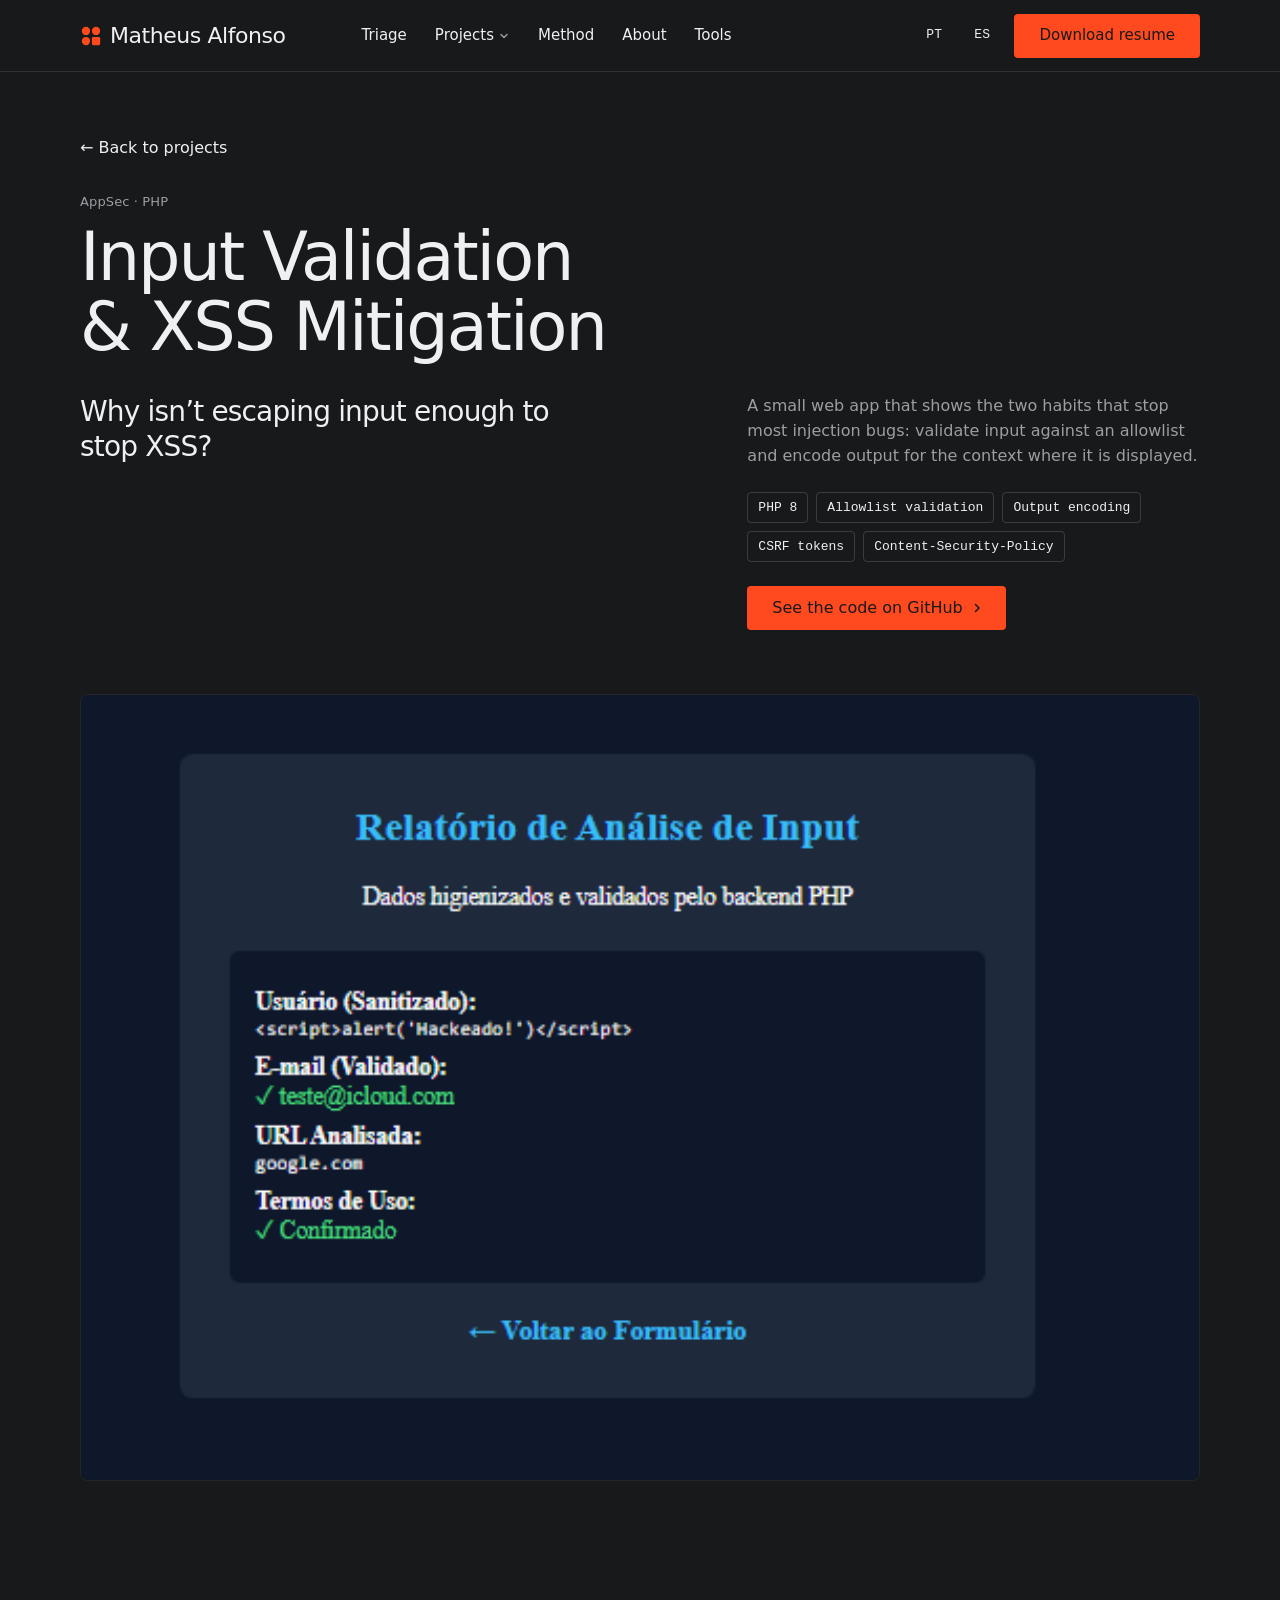
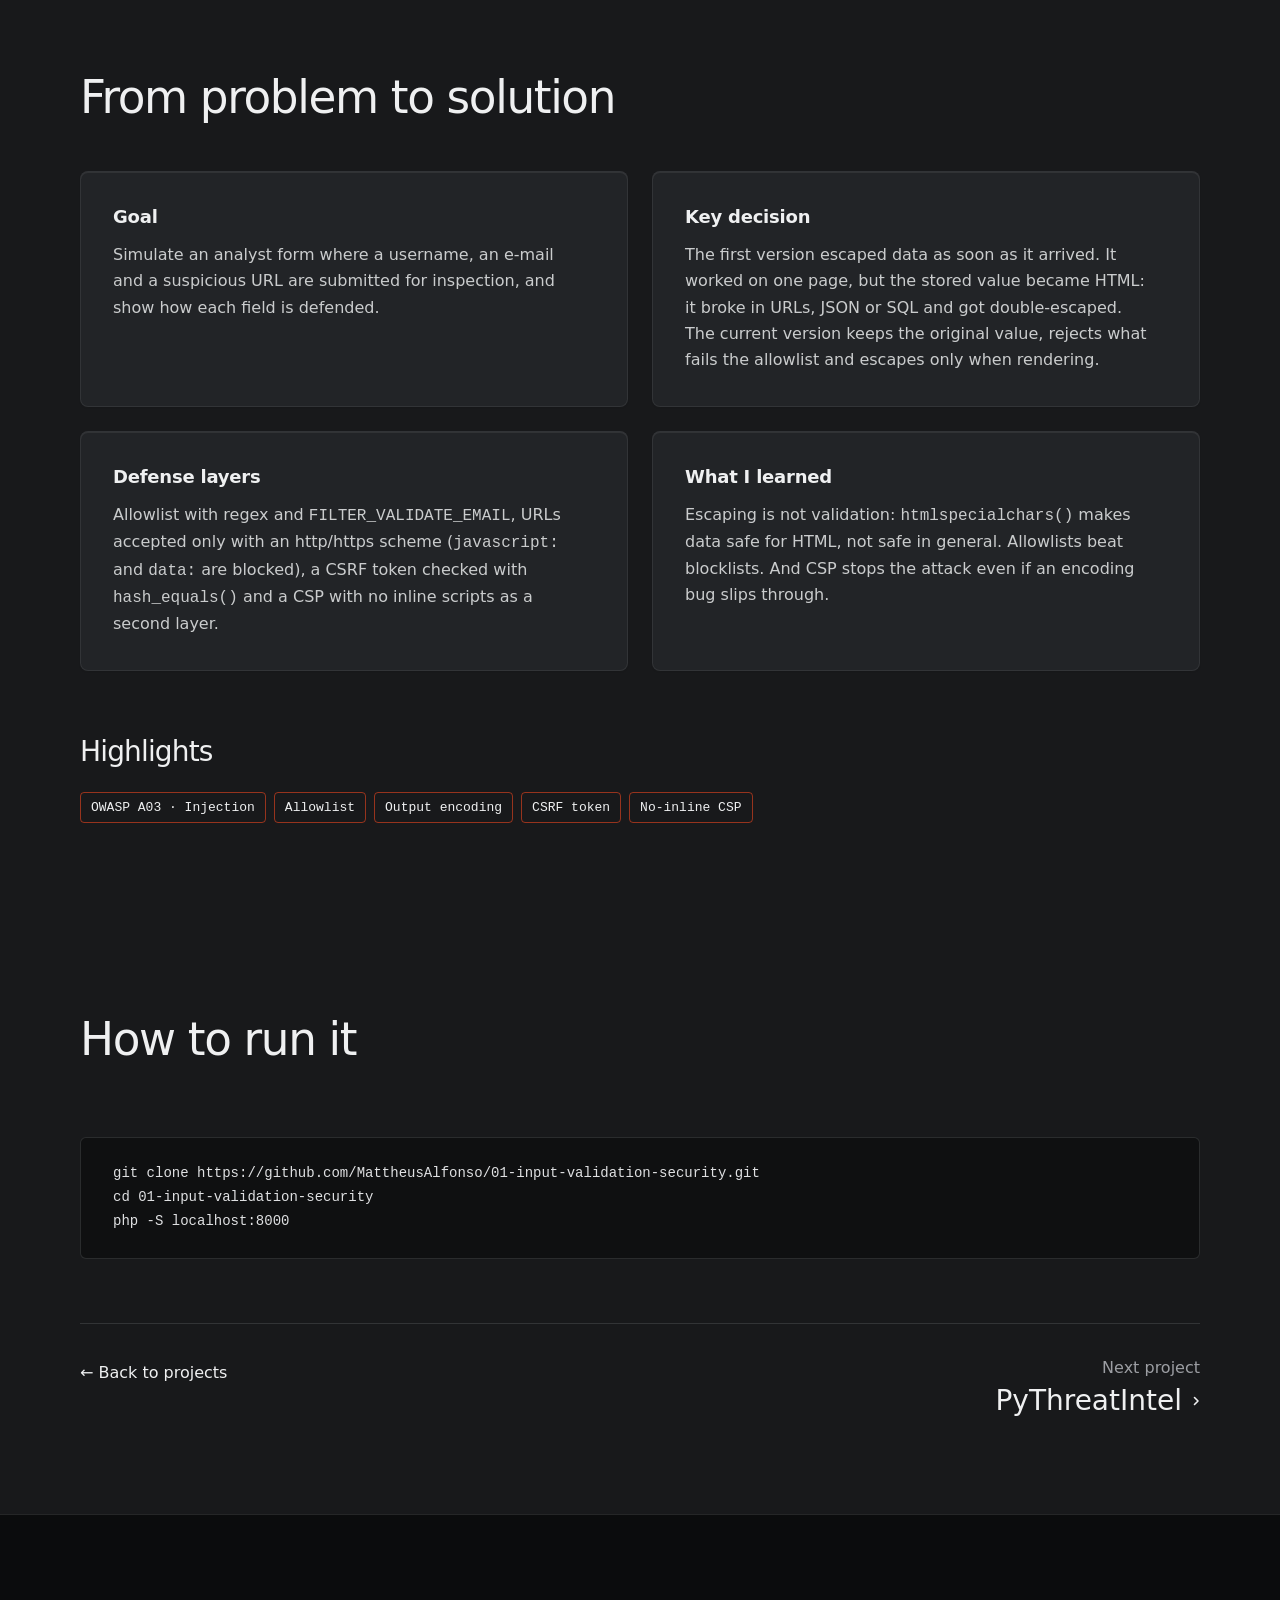
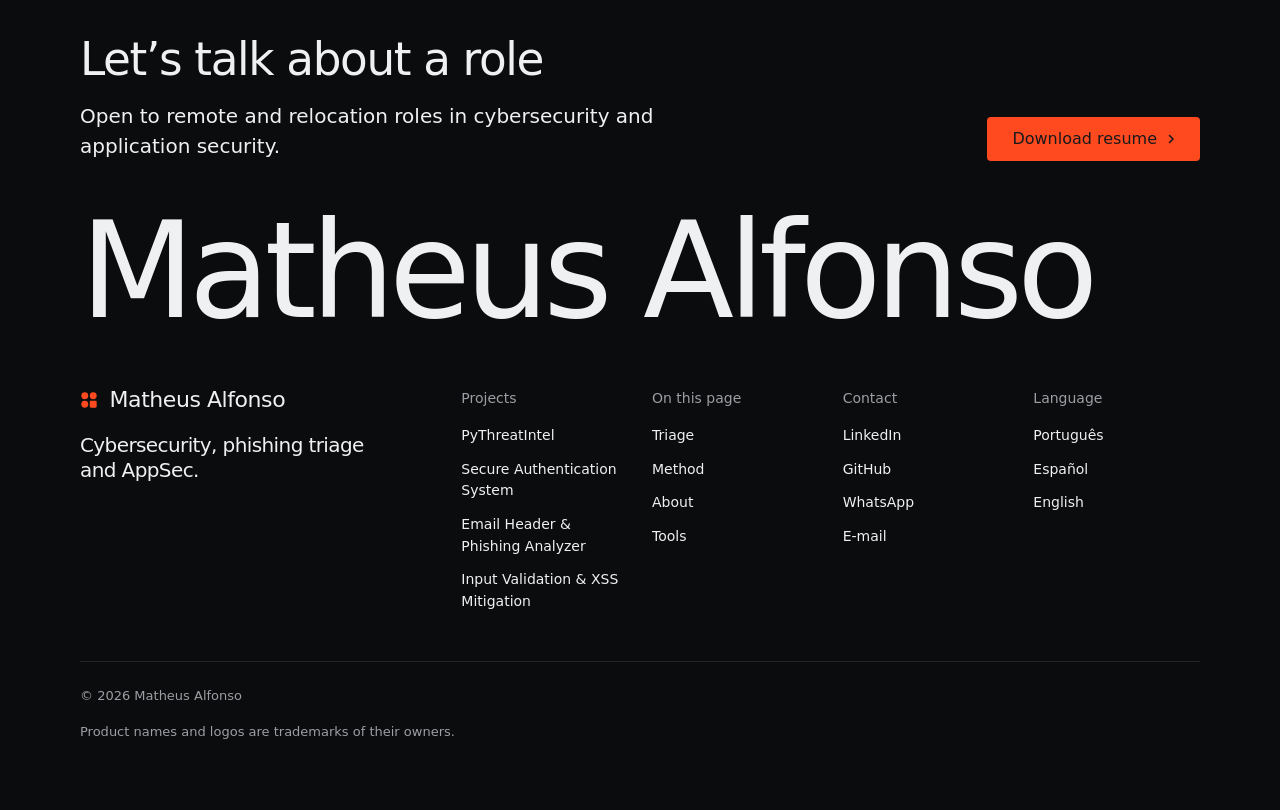
<file: projetos/input-validation-security-en.html>
<!doctype html>
<!-- type: software (portfólio de um analista de cibersegurança; as ferramentas dele são o produto)
     deal: hero product (o relatório do Email Header Analyzer no palco), nav-cards, close-word, footer-dark, rhythm space,
     buttons solid, mark dots, palette graphite-safety-orange, type funnel, radius sharp, ground sand,
     effect glass-fold (palco do hero, o fundo do site da 0x Labs); moments: pinned-chapters (#metodo), liquid-type (#prova) -->
<html lang="en" data-type="software" data-radius="sharp" data-ground="sand" data-buttons="solid" data-motion data-page="project">
<head>
<meta charset="utf-8">
<meta http-equiv="Content-Security-Policy" content="default-src 'none'; script-src 'self'; style-src 'self' https://fonts.googleapis.com; font-src https://fonts.gstatic.com; img-src 'self' data:; connect-src 'self'; base-uri 'none'; form-action 'none'; upgrade-insecure-requests">
<meta name="referrer" content="strict-origin-when-cross-origin">
<meta name="viewport" content="width=device-width, initial-scale=1, viewport-fit=cover">
<title>Input Validation &amp; XSS Mitigation: Why isn’t escaping input enough to stop XSS?</title>
<meta name="description" content="A small web app that shows the two habits that stop most injection bugs: validate input against an allowlist and encode output for the context where it is displayed.">
<link rel="canonical" href="https://mattheusalfonso.github.io/projetos/input-validation-security-en.html">
<link rel="alternate" hreflang="pt-BR" href="https://mattheusalfonso.github.io/projetos/input-validation-security.html">
<link rel="alternate" hreflang="es" href="https://mattheusalfonso.github.io/projetos/input-validation-security-es.html">
<link rel="alternate" hreflang="en" href="https://mattheusalfonso.github.io/projetos/input-validation-security-en.html">
<meta property="og:type" content="website">
<meta property="og:url" content="https://mattheusalfonso.github.io/projetos/input-validation-security-en.html">
<meta property="og:title" content="Input Validation &amp; XSS Mitigation: Why isn’t escaping input enough to stop XSS?">
<meta property="og:description" content="A small web app that shows the two habits that stop most injection bugs: validate input against an allowlist and encode output for the context where it is displayed.">
<meta property="og:image" content="https://mattheusalfonso.github.io/img/projetos/input-validation.png">
<meta property="og:locale" content="en_US">
<meta name="twitter:card" content="summary_large_image">
<link rel="icon" href="../favicon.svg" type="image/svg+xml">
<link rel="apple-touch-icon" href="../apple-touch-icon.png">
<meta name="theme-color" content="#18191b">
<meta name="site-kind" content="software">
<meta name="page-type" content="software">
<link rel="preconnect" href="https://fonts.googleapis.com">
<link rel="preconnect" href="https://fonts.gstatic.com" crossorigin>
<link rel="stylesheet" href="https://fonts.googleapis.com/css2?family=Funnel+Display:wght@400..700&family=Funnel+Sans:wght@400..600&family=DM+Mono:wght@400;500&display=swap">
<link rel="stylesheet" href="../assets/system.css">
<link rel="stylesheet" href="../assets/ui/cards.css">
<link rel="stylesheet" href="../assets/motion/motion.css">
<link rel="stylesheet" href="../assets/backgrounds/backgrounds.css">
<link rel="stylesheet" href="../assets/layout/layout.css">
<link rel="stylesheet" href="../assets/icons/icon.css">
<link rel="stylesheet" href="../assets/ui/base.css">
<link rel="stylesheet" href="../assets/ui/window/fragment.css">
<link rel="stylesheet" href="../assets/ui/terminal-run/fragment.css">
<link rel="stylesheet" href="../assets/diagrams/diagram.css">
<link rel="stylesheet" href="../assets/site.css">
<script src="../assets/head.js"></script>
<script src="../assets/backgrounds/backgrounds.js"></script>
<link rel="modulepreload" href="../assets/moments/moments.js">
<link rel="modulepreload" href="../assets/moments/lib.js">

</head>
<body>
<header class="nav">
  <div class="wrap nav__bar">
    <a class="skip-link" href="#top">Skip to content</a>
    <a class="nav__logo" href="../en.html#top"><span class="mark" data-mark="dots" aria-hidden="true"></span>Matheus Alfonso</a>
    <nav class="nav__links" aria-label="Main">
      <div class="nav__item"><a class="nav__link" href="../en.html#triagem">Triage</a></div>
      <div class="nav__item">
        <a class="nav__link" href="../en.html#projetos">Projects <svg class="chev" viewBox="0 0 12 12" aria-hidden="true"><path d="M3 4.5l3 3 3-3" fill="none" stroke="currentColor" stroke-width="1.5" stroke-linecap="round" stroke-linejoin="round"/></svg></a>
        <div class="nav__menu">
          <div class="wrap grid">
            <a class="menu-card span-3" href="../projetos/pythreatintel-en.html">
              <div class="panel"><img class="frame__img" src="../img/projetos/pythreatintel-phishing.png" alt="" width="991" height="438" loading="lazy"></div>
              <span class="t-card">PyThreatIntel</span>
              <span class="t-small muted">Scores .eml files by risk</span>
            </a>
            <a class="menu-card span-3" href="../projetos/secure-auth-system-en.html">
              <div class="panel"><img class="frame__img" src="../img/projetos/secure-auth.png" alt="" width="840" height="543" loading="lazy"></div>
              <span class="t-card">Secure Authentication System</span>
              <span class="t-small muted">Stops brute force and session hijacking</span>
            </a>
            <a class="menu-card span-3" href="../projetos/email-header-analyzer-en.html">
              <div class="panel"><img class="frame__img" src="../img/projetos/email-header-analyzer.png" alt="" width="1421" height="683" loading="lazy"></div>
              <span class="t-card">Email Header &amp; Phishing Analyzer</span>
              <span class="t-small muted">Explains the risk in every header</span>
            </a>
            <a class="menu-card span-3" href="../projetos/input-validation-security-en.html">
              <div class="panel"><img class="frame__img" src="../img/projetos/input-validation.png" alt="" width="533" height="374" loading="lazy"></div>
              <span class="t-card">Input Validation &amp; XSS Mitigation</span>
              <span class="t-small muted">Blocks XSS with an allowlist and CSP</span>
            </a>
          </div>
        </div>
      </div>
      <div class="nav__item"><a class="nav__link" href="../en.html#metodo">Method</a></div>
      <div class="nav__item"><a class="nav__link" href="../en.html#sobre">About</a></div>
      <div class="nav__item"><a class="nav__link" href="../en.html#ferramentas">Tools</a></div>
    </nav>
    <div class="nav__actions">
      <a class="nav__link nav__lang" href="input-validation-security.html" hreflang="pt-BR" lang="pt-BR">PT</a><a class="nav__link nav__lang" href="input-validation-security-es.html" hreflang="es" lang="es">ES</a>
      <a class="btn btn--primary" href="../cv-en.pdf" download="CV-Matheus-Alfonso-EN.pdf">Download resume</a>
    </div>
    <button class="nav__toggle" type="button" aria-expanded="false" aria-label="Menu">
      <svg width="18" height="18" viewBox="0 0 18 18" aria-hidden="true"><path d="M2 5h14M2 13h14" stroke="currentColor" stroke-width="1.6" stroke-linecap="round"/></svg>
    </button>
  </div>
</header>

<main id="top">
  <section class="section proj-hero" aria-labelledby="hero-h">
    <div class="wrap">
      <a class="proj-back" href="../en.html#projetos">← Back to projects</a>
      <p class="t-label muted">AppSec · PHP</p>
      <h1 id="hero-h">Input Validation &amp; XSS Mitigation</h1>
      <div class="grid grid--top proj-hero__row">
        <p class="span-6 proj-q">Why isn’t escaping input enough to stop XSS?</p>
        <div class="span-5 start-8">
          <p class="muted">A small web app that shows the two habits that stop most injection bugs: validate input against an allowlist and encode output for the context where it is displayed.</p>
          <ul class="pills"><li>PHP 8</li><li>Allowlist validation</li><li>Output encoding</li><li>CSRF tokens</li><li>Content-Security-Policy</li></ul>
          <div class="btn-row"><a class="btn btn--primary" href="https://github.com/MattheusAlfonso/01-input-validation-security" target="_blank" rel="noopener noreferrer">See the code on GitHub<svg class="m-arrow" viewBox="0 0 12 12" aria-hidden="true"><path class="m-arrow__stem" d="M1 6h8"/><path class="m-arrow__head" d="M4.5 2.5 8 6l-3.5 3.5"/></svg></a></div>
        </div>
      </div>
      <div class="frame proj-shot"><img class="shot" src="../img/projetos/input-validation.png" alt="Validation report: the XSS payload is rejected and shown as inert text." width="533" height="374" fetchpriority="high"></div>
    </div>
  </section>

  <section class="section" aria-labelledby="inside-h">
    <div class="wrap">
      <div class="section-head"><h2 id="inside-h">From problem to solution</h2></div>
      <div class="proj-blocks">
          <article class="card proj-block"><h3>Goal</h3><p>Simulate an analyst form where a username, an e-mail and a suspicious URL are submitted for inspection, and show how each field is defended.</p></article>
          <article class="card proj-block"><h3>Key decision</h3><p>The first version escaped data as soon as it arrived. It worked on one page, but the stored value became HTML: it broke in URLs, JSON or SQL and got double-escaped. The current version keeps the original value, rejects what fails the allowlist and escapes only when rendering.</p></article>
          <article class="card proj-block"><h3>Defense layers</h3><p>Allowlist with regex and <code>FILTER_VALIDATE_EMAIL</code>, URLs accepted only with an http/https scheme (<code>javascript:</code> and <code>data:</code> are blocked), a CSRF token checked with <code>hash_equals()</code> and a CSP with no inline scripts as a second layer.</p></article>
          <article class="card proj-block"><h3>What I learned</h3><p>Escaping is not validation: <code>htmlspecialchars()</code> makes data safe for HTML, not safe in general. Allowlists beat blocklists. And CSP stops the attack even if an encoding bug slips through.</p></article>
      </div>
      <h3 class="proj-sub">Highlights</h3>
      <ul class="pills pills--accent"><li>OWASP A03 · Injection</li><li>Allowlist</li><li>Output encoding</li><li>CSRF token</li><li>No-inline CSP</li></ul>
    </div>
  </section>

  <section class="section" aria-labelledby="screens-h">
    <div class="wrap">
      <div class="section-head"><h2 id="screens-h">How to run it</h2></div>
      
      <pre class="code"><code>git clone https://github.com/MattheusAlfonso/01-input-validation-security.git
cd 01-input-validation-security
php -S localhost:8000</code></pre>
      <div class="proj-nav">
        <a class="proj-back" href="../en.html#projetos">← Back to projects</a>
        <a class="proj-next" href="pythreatintel-en.html"><span class="muted">Next project</span><strong>PyThreatIntel <svg class="m-arrow" viewBox="0 0 12 12" aria-hidden="true"><path class="m-arrow__stem" d="M1 6h8"/><path class="m-arrow__head" d="M4.5 2.5 8 6l-3.5 3.5"/></svg></strong></a>
      </div>
    </div>
  </section>
</main>

<footer class="footer closing footer--dark ground-inverse" id="contact" aria-labelledby="close-h">
  <div class="wrap">
    <div class="closing__cta close--word">
      <div class="section-head--split">
        <div><h2 id="close-h">Let’s talk about a role</h2><p class="t-lead">Open to remote and relocation roles in cybersecurity and application security.</p></div>
        <a class="btn btn--primary" href="../cv-en.pdf" download="CV-Matheus-Alfonso-EN.pdf">Download resume<svg class="m-arrow" viewBox="0 0 12 12" aria-hidden="true"><path class="m-arrow__stem" d="M1 6h8"/><path class="m-arrow__head" d="M4.5 2.5 8 6l-3.5 3.5"/></svg></a>
      </div>
      <p class="close__word" aria-hidden="true">Matheus Alfonso</p>
    </div>
    <div class="closing__links">
      <div class="grid">
        <div class="span-4 stack-4">
          <a class="nav__logo" href="../en.html#top"><span class="mark" data-mark="dots" aria-hidden="true"></span>Matheus Alfonso</a>
          <p class="footer__lede">Cybersecurity, phishing triage and AppSec.</p>
        </div>
        <div class="span-2 footer__col"><h3>Projects</h3><ul><li><a href="../projetos/pythreatintel-en.html">PyThreatIntel</a></li><li><a href="../projetos/secure-auth-system-en.html">Secure Authentication System</a></li><li><a href="../projetos/email-header-analyzer-en.html">Email Header &amp; Phishing Analyzer</a></li><li><a href="../projetos/input-validation-security-en.html">Input Validation &amp; XSS Mitigation</a></li></ul></div>
        <div class="span-2 footer__col"><h3>On this page</h3><ul>
          <li><a href="../en.html#triagem">Triage</a></li><li><a href="../en.html#metodo">Method</a></li>
          <li><a href="../en.html#sobre">About</a></li><li><a href="../en.html#ferramentas">Tools</a></li></ul></div>
        <div class="span-2 footer__col"><h3>Contact</h3><ul>
          <li><a href="https://www.linkedin.com/in/mattheusalfonso" target="_blank" rel="noopener noreferrer">LinkedIn</a></li><li><a href="https://github.com/MattheusAlfonso" target="_blank" rel="noopener noreferrer">GitHub</a></li>
          <li><a href="https://wa.me/5562920038598?text=Hi%20Matheus,%20I%20saw%20your%20Cybersecurity%20portfolio%20and%20would%20like%20to%20talk." target="_blank" rel="noopener noreferrer">WhatsApp</a></li><li><a href="mailto:ederson.alfonso@icloud.com">E-mail</a></li></ul></div>
        <div class="span-2 footer__col"><h3>Language</h3><ul><li><a href="input-validation-security.html" hreflang="pt-BR" lang="pt-BR">Português</a></li><li><a href="input-validation-security-es.html" hreflang="es" lang="es">Español</a></li><li><a href="input-validation-security-en.html" aria-current="true">English</a></li></ul></div>
      </div>
      <div class="footer__legal">
        <span>&copy; 2026 Matheus Alfonso</span>
        <div class="socials"></div>
        <span class="credits">Product names and logos are trademarks of their owners.</span>
      </div>
    </div>
  </div>
</footer>
<nav class="actionbar" aria-label="Quick actions">
  <a class="btn btn--primary" href="../cv-en.pdf" download="CV-Matheus-Alfonso-EN.pdf">Download resume</a>
</nav>
<script type="module" src="../assets/system.js"></script>
<script type="module" src="../assets/motion/motion.js"></script>
<script type="module" src="../assets/layout/layout.js"></script>
<script type="module" src="../assets/diagrams/mount.js"></script>
<script type="module" src="../assets/site.js"></script>
</body>
</html>
</file>
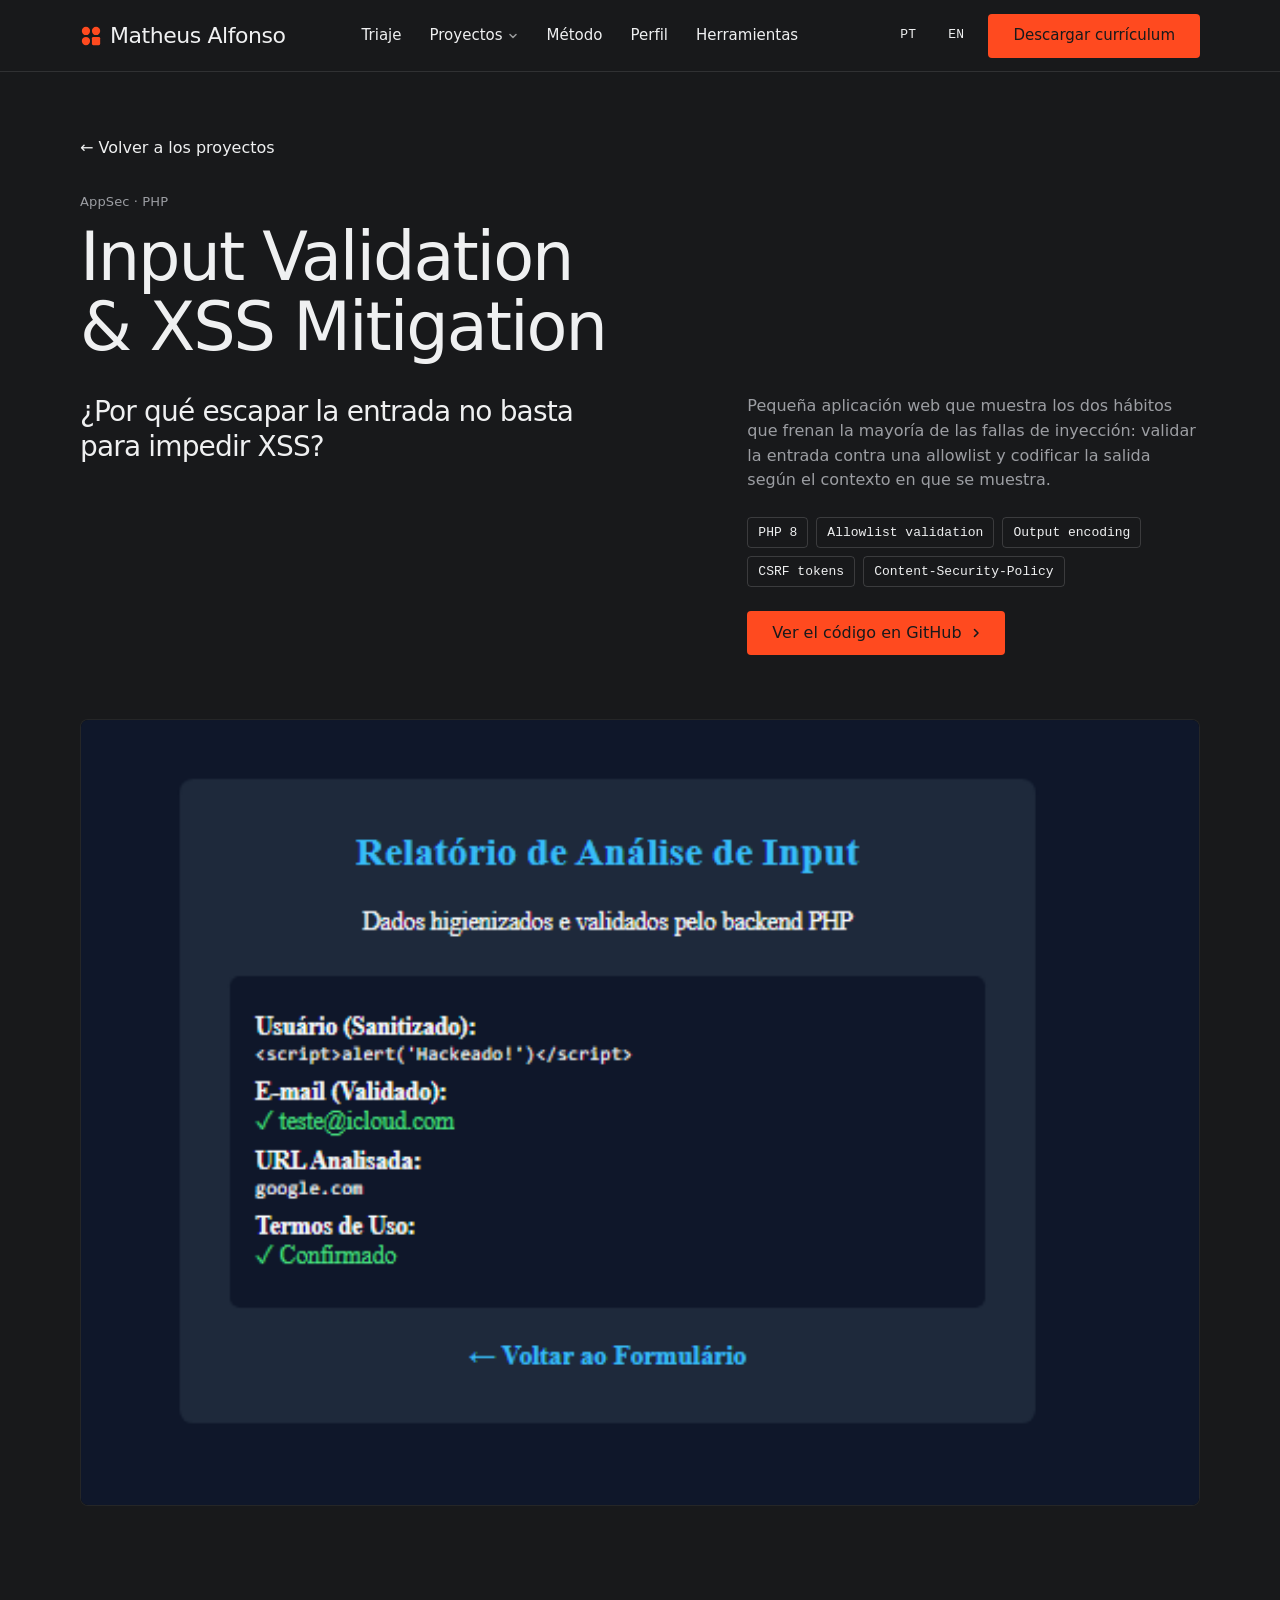
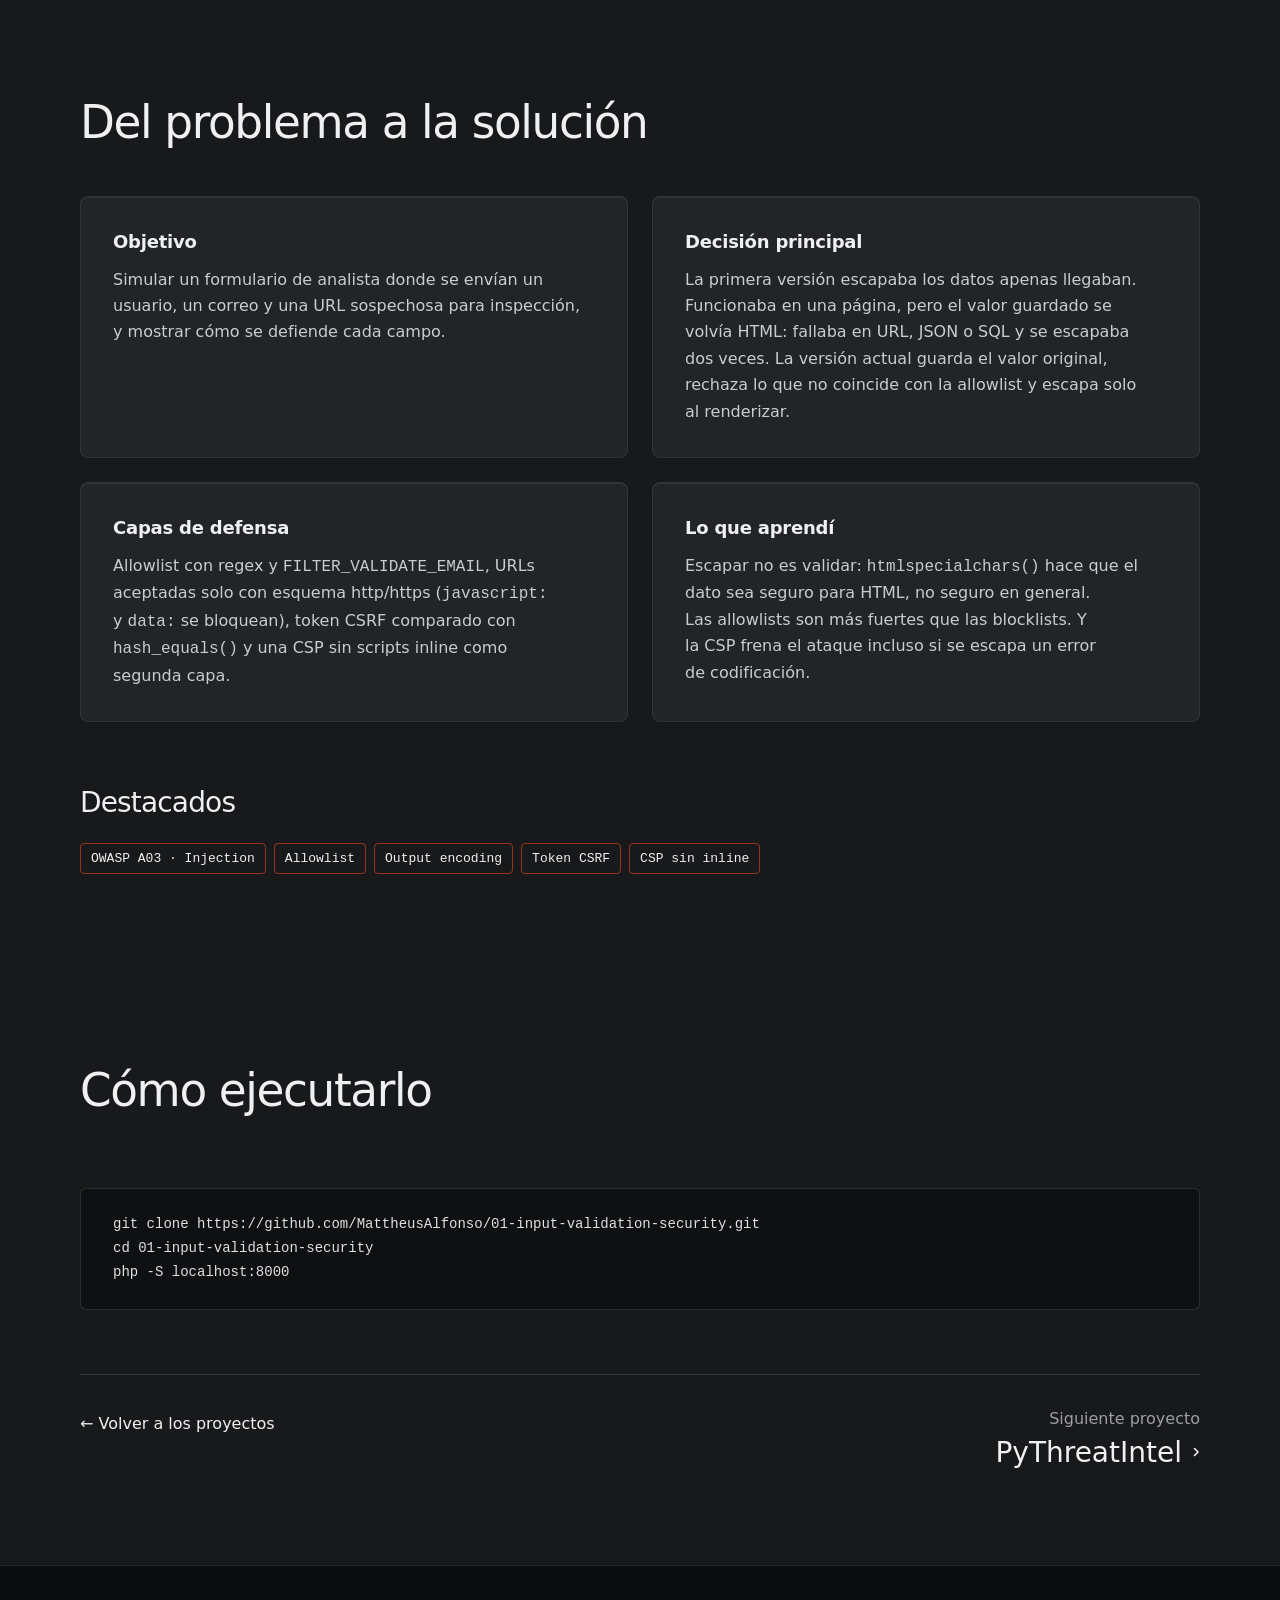
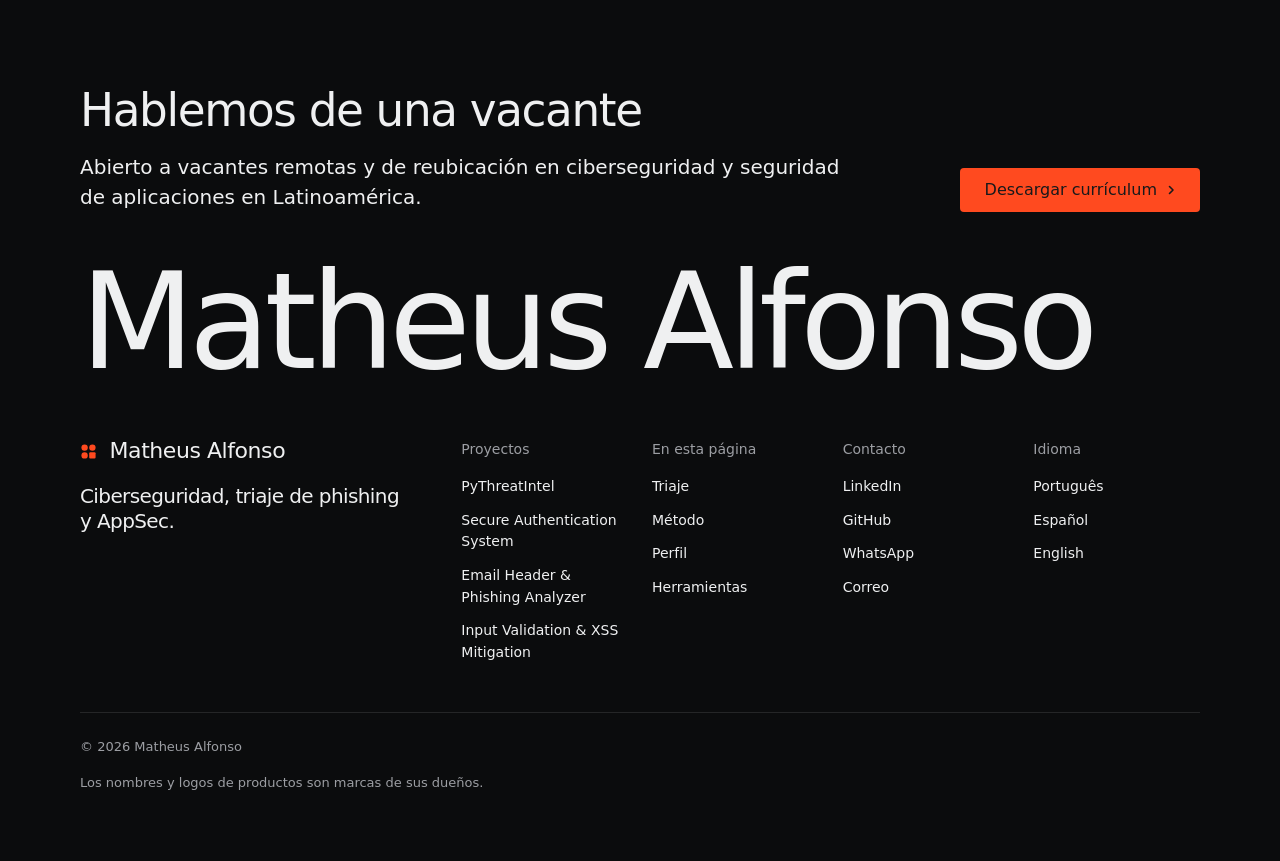
<file: projetos/input-validation-security-es.html>
<!doctype html>
<!-- type: software (portfólio de um analista de cibersegurança; as ferramentas dele são o produto)
     deal: hero product (o relatório do Email Header Analyzer no palco), nav-cards, close-word, footer-dark, rhythm space,
     buttons solid, mark dots, palette graphite-safety-orange, type funnel, radius sharp, ground sand,
     effect glass-fold (palco do hero, o fundo do site da 0x Labs); moments: pinned-chapters (#metodo), liquid-type (#prova) -->
<html lang="es" data-type="software" data-radius="sharp" data-ground="sand" data-buttons="solid" data-motion data-page="project">
<head>
<meta charset="utf-8">
<meta http-equiv="Content-Security-Policy" content="default-src 'none'; script-src 'self'; style-src 'self' https://fonts.googleapis.com; font-src https://fonts.gstatic.com; img-src 'self' data:; connect-src 'self'; base-uri 'none'; form-action 'none'; upgrade-insecure-requests">
<meta name="referrer" content="strict-origin-when-cross-origin">
<meta name="viewport" content="width=device-width, initial-scale=1, viewport-fit=cover">
<title>Input Validation &amp; XSS Mitigation: ¿Por qué escapar la entrada no basta para impedir XSS?</title>
<meta name="description" content="Pequeña aplicación web que muestra los dos hábitos que frenan la mayoría de las fallas de inyección: validar la entrada contra una allowlist y codificar la salida según el contexto en que se muestra.">
<link rel="canonical" href="https://mattheusalfonso.github.io/projetos/input-validation-security-es.html">
<link rel="alternate" hreflang="pt-BR" href="https://mattheusalfonso.github.io/projetos/input-validation-security.html">
<link rel="alternate" hreflang="es" href="https://mattheusalfonso.github.io/projetos/input-validation-security-es.html">
<link rel="alternate" hreflang="en" href="https://mattheusalfonso.github.io/projetos/input-validation-security-en.html">
<meta property="og:type" content="website">
<meta property="og:url" content="https://mattheusalfonso.github.io/projetos/input-validation-security-es.html">
<meta property="og:title" content="Input Validation &amp; XSS Mitigation: ¿Por qué escapar la entrada no basta para impedir XSS?">
<meta property="og:description" content="Pequeña aplicación web que muestra los dos hábitos que frenan la mayoría de las fallas de inyección: validar la entrada contra una allowlist y codificar la salida según el contexto en que se muestra.">
<meta property="og:image" content="https://mattheusalfonso.github.io/img/projetos/input-validation.png">
<meta property="og:locale" content="es_LA">
<meta name="twitter:card" content="summary_large_image">
<link rel="icon" href="../favicon.svg" type="image/svg+xml">
<link rel="apple-touch-icon" href="../apple-touch-icon.png">
<meta name="theme-color" content="#18191b">
<meta name="site-kind" content="software">
<meta name="page-type" content="software">
<link rel="preconnect" href="https://fonts.googleapis.com">
<link rel="preconnect" href="https://fonts.gstatic.com" crossorigin>
<link rel="stylesheet" href="https://fonts.googleapis.com/css2?family=Funnel+Display:wght@400..700&family=Funnel+Sans:wght@400..600&family=DM+Mono:wght@400;500&display=swap">
<link rel="stylesheet" href="../assets/system.css">
<link rel="stylesheet" href="../assets/ui/cards.css">
<link rel="stylesheet" href="../assets/motion/motion.css">
<link rel="stylesheet" href="../assets/backgrounds/backgrounds.css">
<link rel="stylesheet" href="../assets/layout/layout.css">
<link rel="stylesheet" href="../assets/icons/icon.css">
<link rel="stylesheet" href="../assets/ui/base.css">
<link rel="stylesheet" href="../assets/ui/window/fragment.css">
<link rel="stylesheet" href="../assets/ui/terminal-run/fragment.css">
<link rel="stylesheet" href="../assets/diagrams/diagram.css">
<link rel="stylesheet" href="../assets/site.css">
<script src="../assets/head.js"></script>
<script src="../assets/backgrounds/backgrounds.js"></script>
<link rel="modulepreload" href="../assets/moments/moments.js">
<link rel="modulepreload" href="../assets/moments/lib.js">

</head>
<body>
<header class="nav">
  <div class="wrap nav__bar">
    <a class="skip-link" href="#top">Saltar al contenido</a>
    <a class="nav__logo" href="../es.html#top"><span class="mark" data-mark="dots" aria-hidden="true"></span>Matheus Alfonso</a>
    <nav class="nav__links" aria-label="Principal">
      <div class="nav__item"><a class="nav__link" href="../es.html#triagem">Triaje</a></div>
      <div class="nav__item">
        <a class="nav__link" href="../es.html#projetos">Proyectos <svg class="chev" viewBox="0 0 12 12" aria-hidden="true"><path d="M3 4.5l3 3 3-3" fill="none" stroke="currentColor" stroke-width="1.5" stroke-linecap="round" stroke-linejoin="round"/></svg></a>
        <div class="nav__menu">
          <div class="wrap grid">
            <a class="menu-card span-3" href="../projetos/pythreatintel-es.html">
              <div class="panel"><img class="frame__img" src="../img/projetos/pythreatintel-phishing.png" alt="" width="991" height="438" loading="lazy"></div>
              <span class="t-card">PyThreatIntel</span>
              <span class="t-small muted">Clasifica correos .eml por riesgo</span>
            </a>
            <a class="menu-card span-3" href="../projetos/secure-auth-system-es.html">
              <div class="panel"><img class="frame__img" src="../img/projetos/secure-auth.png" alt="" width="840" height="543" loading="lazy"></div>
              <span class="t-card">Secure Authentication System</span>
              <span class="t-small muted">Frena la fuerza bruta y el secuestro de sesión</span>
            </a>
            <a class="menu-card span-3" href="../projetos/email-header-analyzer-es.html">
              <div class="panel"><img class="frame__img" src="../img/projetos/email-header-analyzer.png" alt="" width="1421" height="683" loading="lazy"></div>
              <span class="t-card">Email Header &amp; Phishing Analyzer</span>
              <span class="t-small muted">Explica el riesgo de cada cabecera</span>
            </a>
            <a class="menu-card span-3" href="../projetos/input-validation-security-es.html">
              <div class="panel"><img class="frame__img" src="../img/projetos/input-validation.png" alt="" width="533" height="374" loading="lazy"></div>
              <span class="t-card">Input Validation &amp; XSS Mitigation</span>
              <span class="t-small muted">Frena XSS con allowlist y CSP</span>
            </a>
          </div>
        </div>
      </div>
      <div class="nav__item"><a class="nav__link" href="../es.html#metodo">Método</a></div>
      <div class="nav__item"><a class="nav__link" href="../es.html#sobre">Perfil</a></div>
      <div class="nav__item"><a class="nav__link" href="../es.html#ferramentas">Herramientas</a></div>
    </nav>
    <div class="nav__actions">
      <a class="nav__link nav__lang" href="input-validation-security.html" hreflang="pt-BR" lang="pt-BR">PT</a><a class="nav__link nav__lang" href="input-validation-security-en.html" hreflang="en" lang="en">EN</a>
      <a class="btn btn--primary" href="../cv-es.pdf" download="CV-Matheus-Alfonso-ES.pdf">Descargar currículum</a>
    </div>
    <button class="nav__toggle" type="button" aria-expanded="false" aria-label="Menú">
      <svg width="18" height="18" viewBox="0 0 18 18" aria-hidden="true"><path d="M2 5h14M2 13h14" stroke="currentColor" stroke-width="1.6" stroke-linecap="round"/></svg>
    </button>
  </div>
</header>

<main id="top">
  <section class="section proj-hero" aria-labelledby="hero-h">
    <div class="wrap">
      <a class="proj-back" href="../es.html#projetos">← Volver a los proyectos</a>
      <p class="t-label muted">AppSec · PHP</p>
      <h1 id="hero-h">Input Validation &amp; XSS Mitigation</h1>
      <div class="grid grid--top proj-hero__row">
        <p class="span-6 proj-q">¿Por qué escapar la entrada no basta para impedir XSS?</p>
        <div class="span-5 start-8">
          <p class="muted">Pequeña aplicación web que muestra los dos hábitos que frenan la mayoría de las fallas de inyección: validar la entrada contra una allowlist y codificar la salida según el contexto en que se muestra.</p>
          <ul class="pills"><li>PHP 8</li><li>Allowlist validation</li><li>Output encoding</li><li>CSRF tokens</li><li>Content-Security-Policy</li></ul>
          <div class="btn-row"><a class="btn btn--primary" href="https://github.com/MattheusAlfonso/01-input-validation-security" target="_blank" rel="noopener noreferrer">Ver el código en GitHub<svg class="m-arrow" viewBox="0 0 12 12" aria-hidden="true"><path class="m-arrow__stem" d="M1 6h8"/><path class="m-arrow__head" d="M4.5 2.5 8 6l-3.5 3.5"/></svg></a></div>
        </div>
      </div>
      <div class="frame proj-shot"><img class="shot" src="../img/projetos/input-validation.png" alt="Informe de validación: el payload de XSS se rechaza y aparece como texto inerte." width="533" height="374" fetchpriority="high"></div>
    </div>
  </section>

  <section class="section" aria-labelledby="inside-h">
    <div class="wrap">
      <div class="section-head"><h2 id="inside-h">Del problema a la solución</h2></div>
      <div class="proj-blocks">
          <article class="card proj-block"><h3>Objetivo</h3><p>Simular un formulario de analista donde se envían un usuario, un correo y una URL sospechosa para inspección, y mostrar cómo se defiende cada campo.</p></article>
          <article class="card proj-block"><h3>Decisión principal</h3><p>La primera versión escapaba los datos apenas llegaban. Funcionaba en una página, pero el valor guardado se volvía HTML: fallaba en URL, JSON o SQL y se escapaba dos veces. La versión actual guarda el valor original, rechaza lo que no coincide con la allowlist y escapa solo al renderizar.</p></article>
          <article class="card proj-block"><h3>Capas de defensa</h3><p>Allowlist con regex y <code>FILTER_VALIDATE_EMAIL</code>, URLs aceptadas solo con esquema http/https (<code>javascript:</code> y <code>data:</code> se bloquean), token CSRF comparado con <code>hash_equals()</code> y una CSP sin scripts inline como segunda capa.</p></article>
          <article class="card proj-block"><h3>Lo que aprendí</h3><p>Escapar no es validar: <code>htmlspecialchars()</code> hace que el dato sea seguro para HTML, no seguro en general. Las allowlists son más fuertes que las blocklists. Y la CSP frena el ataque incluso si se escapa un error de codificación.</p></article>
      </div>
      <h3 class="proj-sub">Destacados</h3>
      <ul class="pills pills--accent"><li>OWASP A03 · Injection</li><li>Allowlist</li><li>Output encoding</li><li>Token CSRF</li><li>CSP sin inline</li></ul>
    </div>
  </section>

  <section class="section" aria-labelledby="screens-h">
    <div class="wrap">
      <div class="section-head"><h2 id="screens-h">Cómo ejecutarlo</h2></div>
      
      <pre class="code"><code>git clone https://github.com/MattheusAlfonso/01-input-validation-security.git
cd 01-input-validation-security
php -S localhost:8000</code></pre>
      <div class="proj-nav">
        <a class="proj-back" href="../es.html#projetos">← Volver a los proyectos</a>
        <a class="proj-next" href="pythreatintel-es.html"><span class="muted">Siguiente proyecto</span><strong>PyThreatIntel <svg class="m-arrow" viewBox="0 0 12 12" aria-hidden="true"><path class="m-arrow__stem" d="M1 6h8"/><path class="m-arrow__head" d="M4.5 2.5 8 6l-3.5 3.5"/></svg></strong></a>
      </div>
    </div>
  </section>
</main>

<footer class="footer closing footer--dark ground-inverse" id="contact" aria-labelledby="close-h">
  <div class="wrap">
    <div class="closing__cta close--word">
      <div class="section-head--split">
        <div><h2 id="close-h">Hablemos de una vacante</h2><p class="t-lead">Abierto a vacantes remotas y de reubicación en ciberseguridad y seguridad de aplicaciones en Latinoamérica.</p></div>
        <a class="btn btn--primary" href="../cv-es.pdf" download="CV-Matheus-Alfonso-ES.pdf">Descargar currículum<svg class="m-arrow" viewBox="0 0 12 12" aria-hidden="true"><path class="m-arrow__stem" d="M1 6h8"/><path class="m-arrow__head" d="M4.5 2.5 8 6l-3.5 3.5"/></svg></a>
      </div>
      <p class="close__word" aria-hidden="true">Matheus Alfonso</p>
    </div>
    <div class="closing__links">
      <div class="grid">
        <div class="span-4 stack-4">
          <a class="nav__logo" href="../es.html#top"><span class="mark" data-mark="dots" aria-hidden="true"></span>Matheus Alfonso</a>
          <p class="footer__lede">Ciberseguridad, triaje de phishing y AppSec.</p>
        </div>
        <div class="span-2 footer__col"><h3>Proyectos</h3><ul><li><a href="../projetos/pythreatintel-es.html">PyThreatIntel</a></li><li><a href="../projetos/secure-auth-system-es.html">Secure Authentication System</a></li><li><a href="../projetos/email-header-analyzer-es.html">Email Header &amp; Phishing Analyzer</a></li><li><a href="../projetos/input-validation-security-es.html">Input Validation &amp; XSS Mitigation</a></li></ul></div>
        <div class="span-2 footer__col"><h3>En esta página</h3><ul>
          <li><a href="../es.html#triagem">Triaje</a></li><li><a href="../es.html#metodo">Método</a></li>
          <li><a href="../es.html#sobre">Perfil</a></li><li><a href="../es.html#ferramentas">Herramientas</a></li></ul></div>
        <div class="span-2 footer__col"><h3>Contacto</h3><ul>
          <li><a href="https://www.linkedin.com/in/mattheusalfonso" target="_blank" rel="noopener noreferrer">LinkedIn</a></li><li><a href="https://github.com/MattheusAlfonso" target="_blank" rel="noopener noreferrer">GitHub</a></li>
          <li><a href="https://wa.me/5562920038598?text=Hola%20Matheus,%20vi%20tu%20portafolio%20de%20Ciberseguridad%20y%20me%20gustar%C3%ADa%20conversar." target="_blank" rel="noopener noreferrer">WhatsApp</a></li><li><a href="mailto:ederson.alfonso@icloud.com">Correo</a></li></ul></div>
        <div class="span-2 footer__col"><h3>Idioma</h3><ul><li><a href="input-validation-security.html" hreflang="pt-BR" lang="pt-BR">Português</a></li><li><a href="input-validation-security-es.html" aria-current="true">Español</a></li><li><a href="input-validation-security-en.html" hreflang="en" lang="en">English</a></li></ul></div>
      </div>
      <div class="footer__legal">
        <span>&copy; 2026 Matheus Alfonso</span>
        <div class="socials"></div>
        <span class="credits">Los nombres y logos de productos son marcas de sus dueños.</span>
      </div>
    </div>
  </div>
</footer>
<nav class="actionbar" aria-label="Acciones rápidas">
  <a class="btn btn--primary" href="../cv-es.pdf" download="CV-Matheus-Alfonso-ES.pdf">Descargar currículum</a>
</nav>
<script type="module" src="../assets/system.js"></script>
<script type="module" src="../assets/motion/motion.js"></script>
<script type="module" src="../assets/layout/layout.js"></script>
<script type="module" src="../assets/diagrams/mount.js"></script>
<script type="module" src="../assets/site.js"></script>
</body>
</html>
</file>
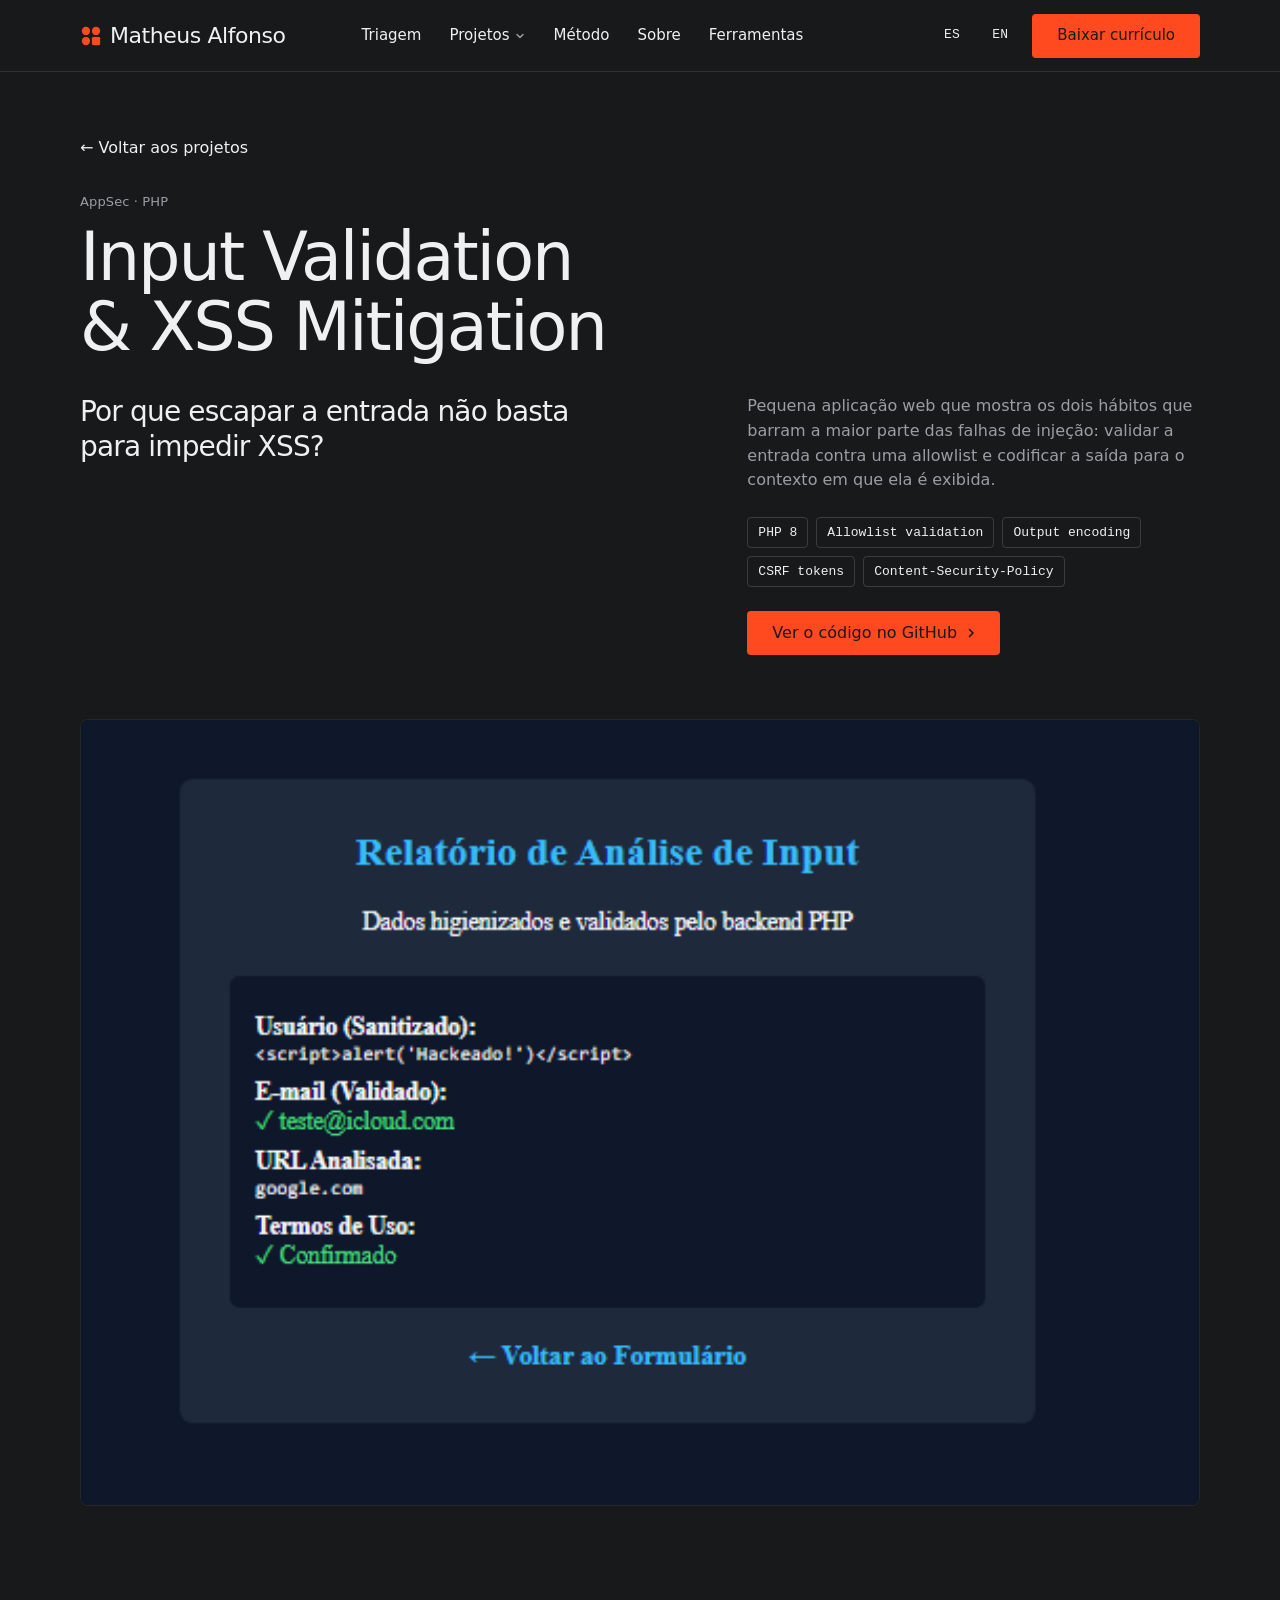
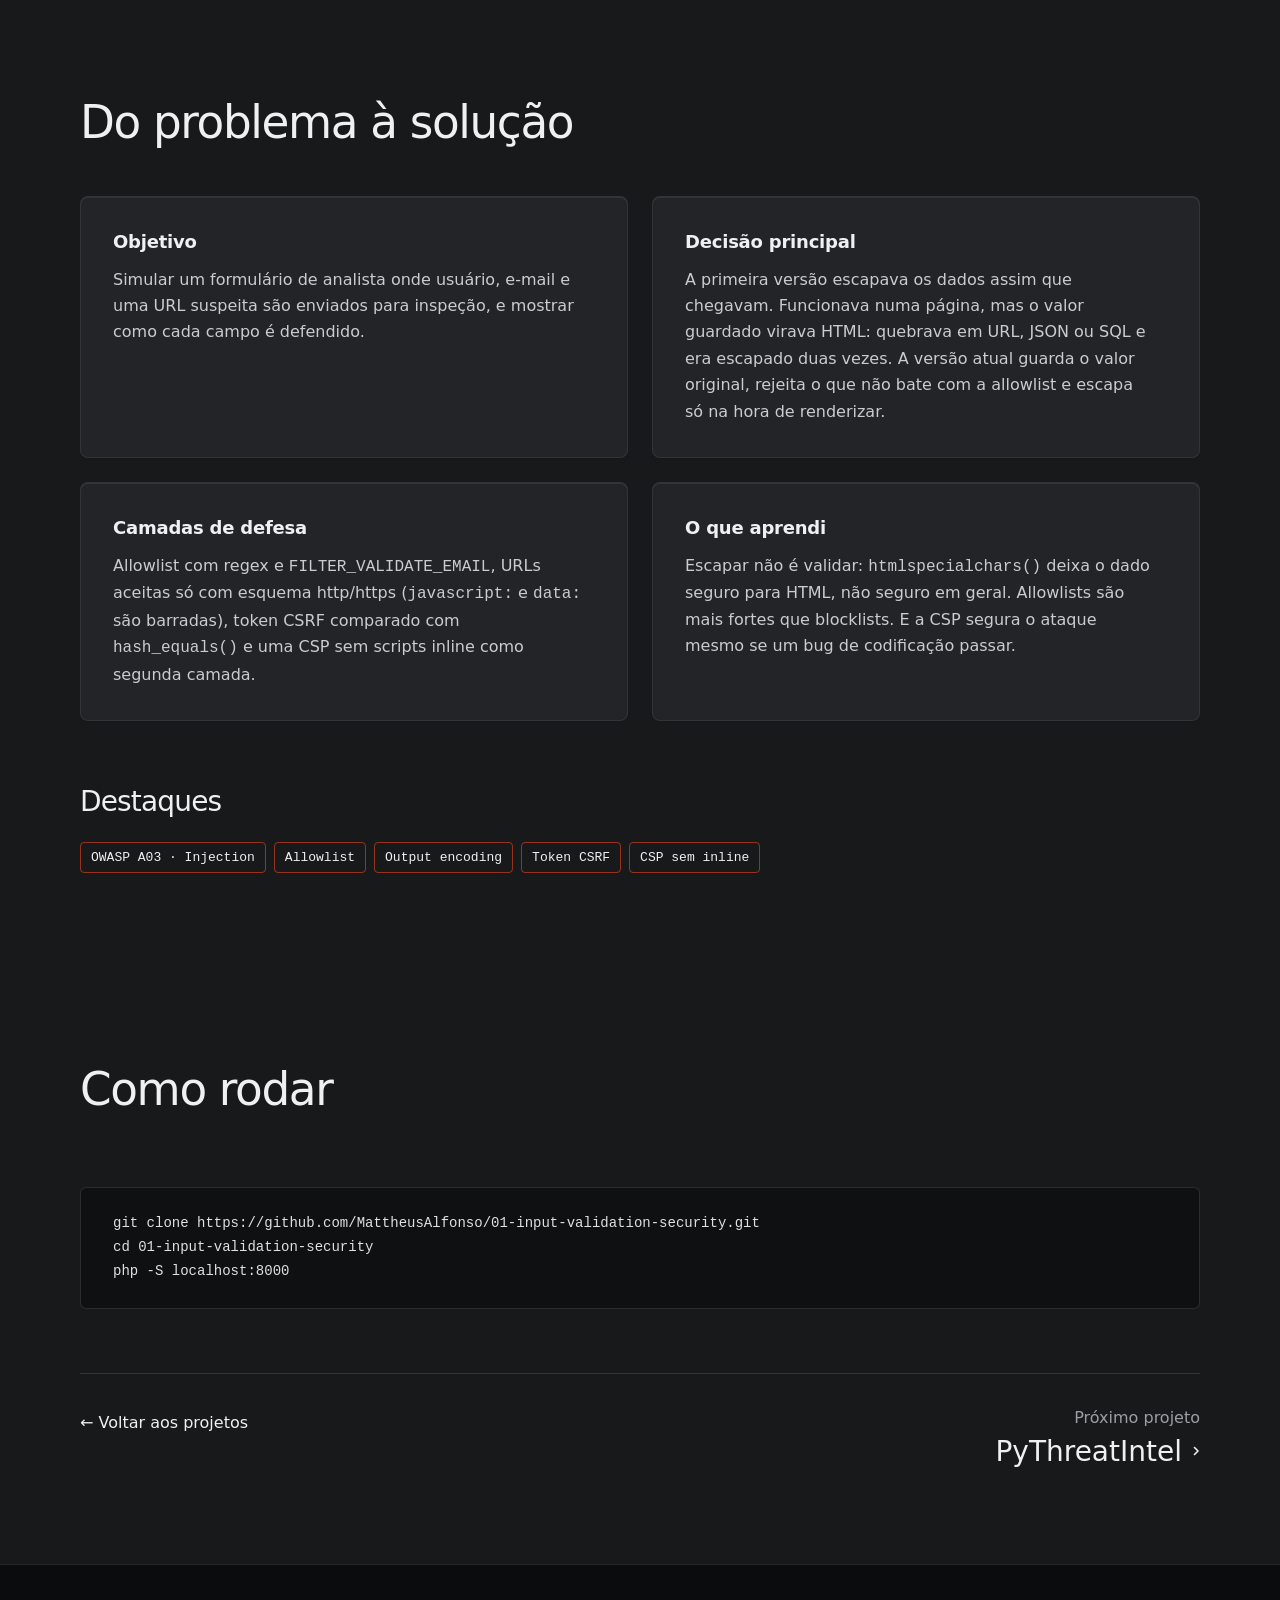
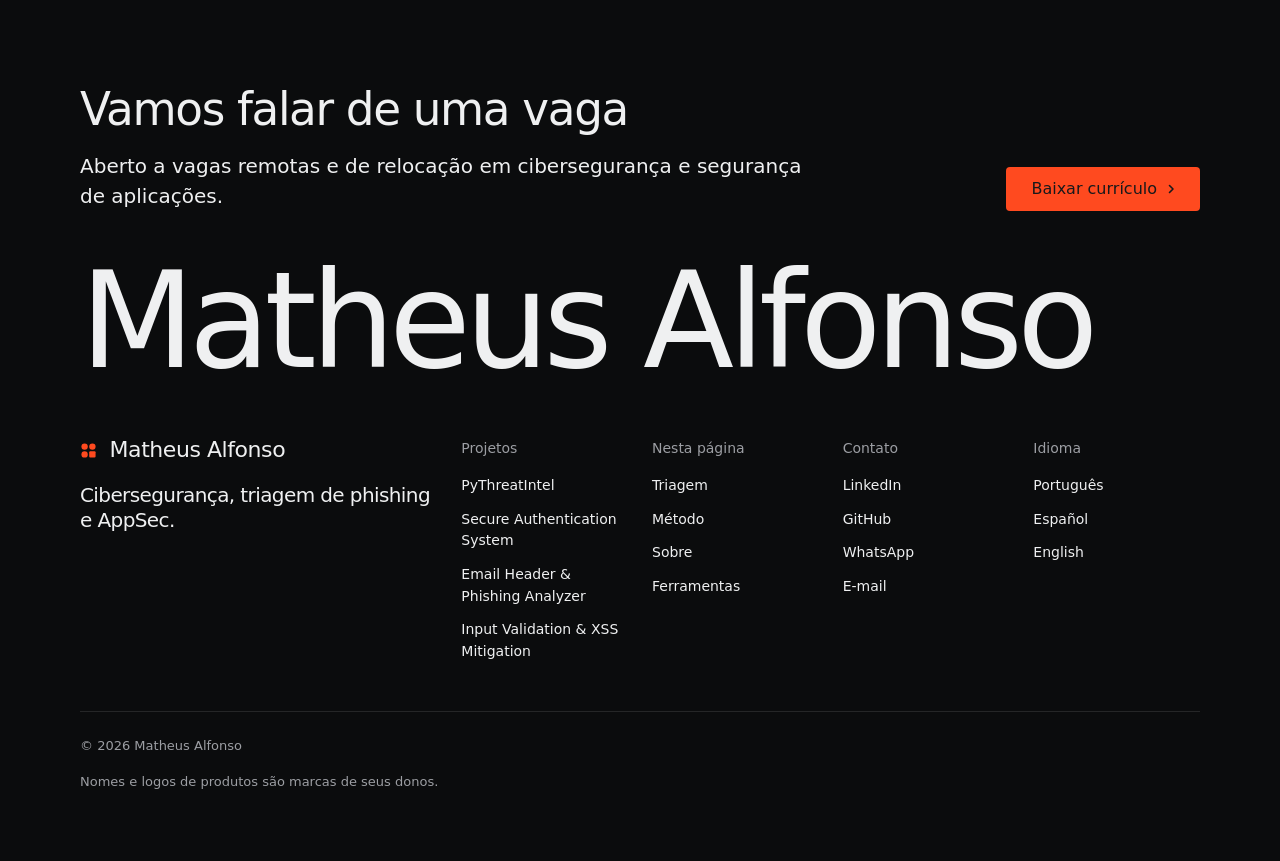
<file: projetos/input-validation-security.html>
<!doctype html>
<!-- type: software (portfólio de um analista de cibersegurança; as ferramentas dele são o produto)
     deal: hero product (o relatório do Email Header Analyzer no palco), nav-cards, close-word, footer-dark, rhythm space,
     buttons solid, mark dots, palette graphite-safety-orange, type funnel, radius sharp, ground sand,
     effect glass-fold (palco do hero, o fundo do site da 0x Labs); moments: pinned-chapters (#metodo), liquid-type (#prova) -->
<html lang="pt-BR" data-type="software" data-radius="sharp" data-ground="sand" data-buttons="solid" data-motion data-page="project">
<head>
<meta charset="utf-8">
<meta http-equiv="Content-Security-Policy" content="default-src 'none'; script-src 'self'; style-src 'self' https://fonts.googleapis.com; font-src https://fonts.gstatic.com; img-src 'self' data:; connect-src 'self'; base-uri 'none'; form-action 'none'; upgrade-insecure-requests">
<meta name="referrer" content="strict-origin-when-cross-origin">
<meta name="viewport" content="width=device-width, initial-scale=1, viewport-fit=cover">
<title>Input Validation &amp; XSS Mitigation: Por que escapar a entrada não basta para impedir XSS?</title>
<meta name="description" content="Pequena aplicação web que mostra os dois hábitos que barram a maior parte das falhas de injeção: validar a entrada contra uma allowlist e codificar a saída para o contexto em que ela é exibida.">
<link rel="canonical" href="https://mattheusalfonso.github.io/projetos/input-validation-security.html">
<link rel="alternate" hreflang="pt-BR" href="https://mattheusalfonso.github.io/projetos/input-validation-security.html">
<link rel="alternate" hreflang="es" href="https://mattheusalfonso.github.io/projetos/input-validation-security-es.html">
<link rel="alternate" hreflang="en" href="https://mattheusalfonso.github.io/projetos/input-validation-security-en.html">
<meta property="og:type" content="website">
<meta property="og:url" content="https://mattheusalfonso.github.io/projetos/input-validation-security.html">
<meta property="og:title" content="Input Validation &amp; XSS Mitigation: Por que escapar a entrada não basta para impedir XSS?">
<meta property="og:description" content="Pequena aplicação web que mostra os dois hábitos que barram a maior parte das falhas de injeção: validar a entrada contra uma allowlist e codificar a saída para o contexto em que ela é exibida.">
<meta property="og:image" content="https://mattheusalfonso.github.io/img/projetos/input-validation.png">
<meta property="og:locale" content="pt_BR">
<meta name="twitter:card" content="summary_large_image">
<link rel="icon" href="../favicon.svg" type="image/svg+xml">
<link rel="apple-touch-icon" href="../apple-touch-icon.png">
<meta name="theme-color" content="#18191b">
<meta name="site-kind" content="software">
<meta name="page-type" content="software">
<link rel="preconnect" href="https://fonts.googleapis.com">
<link rel="preconnect" href="https://fonts.gstatic.com" crossorigin>
<link rel="stylesheet" href="https://fonts.googleapis.com/css2?family=Funnel+Display:wght@400..700&family=Funnel+Sans:wght@400..600&family=DM+Mono:wght@400;500&display=swap">
<link rel="stylesheet" href="../assets/system.css">
<link rel="stylesheet" href="../assets/ui/cards.css">
<link rel="stylesheet" href="../assets/motion/motion.css">
<link rel="stylesheet" href="../assets/backgrounds/backgrounds.css">
<link rel="stylesheet" href="../assets/layout/layout.css">
<link rel="stylesheet" href="../assets/icons/icon.css">
<link rel="stylesheet" href="../assets/ui/base.css">
<link rel="stylesheet" href="../assets/ui/window/fragment.css">
<link rel="stylesheet" href="../assets/ui/terminal-run/fragment.css">
<link rel="stylesheet" href="../assets/diagrams/diagram.css">
<link rel="stylesheet" href="../assets/site.css">
<script src="../assets/head.js"></script>
<script src="../assets/backgrounds/backgrounds.js"></script>
<link rel="modulepreload" href="../assets/moments/moments.js">
<link rel="modulepreload" href="../assets/moments/lib.js">

</head>
<body>
<header class="nav">
  <div class="wrap nav__bar">
    <a class="skip-link" href="#top">Pular para o conteúdo</a>
    <a class="nav__logo" href="../index.html#top"><span class="mark" data-mark="dots" aria-hidden="true"></span>Matheus Alfonso</a>
    <nav class="nav__links" aria-label="Principal">
      <div class="nav__item"><a class="nav__link" href="../index.html#triagem">Triagem</a></div>
      <div class="nav__item">
        <a class="nav__link" href="../index.html#projetos">Projetos <svg class="chev" viewBox="0 0 12 12" aria-hidden="true"><path d="M3 4.5l3 3 3-3" fill="none" stroke="currentColor" stroke-width="1.5" stroke-linecap="round" stroke-linejoin="round"/></svg></a>
        <div class="nav__menu">
          <div class="wrap grid">
            <a class="menu-card span-3" href="../projetos/pythreatintel.html">
              <div class="panel"><img class="frame__img" src="../img/projetos/pythreatintel-phishing.png" alt="" width="991" height="438" loading="lazy"></div>
              <span class="t-card">PyThreatIntel</span>
              <span class="t-small muted">Classifica e-mails .eml por risco</span>
            </a>
            <a class="menu-card span-3" href="../projetos/secure-auth-system.html">
              <div class="panel"><img class="frame__img" src="../img/projetos/secure-auth.png" alt="" width="840" height="543" loading="lazy"></div>
              <span class="t-card">Secure Authentication System</span>
              <span class="t-small muted">Bloqueia força bruta e sequestro de sessão</span>
            </a>
            <a class="menu-card span-3" href="../projetos/email-header-analyzer.html">
              <div class="panel"><img class="frame__img" src="../img/projetos/email-header-analyzer.png" alt="" width="1421" height="683" loading="lazy"></div>
              <span class="t-card">Email Header &amp; Phishing Analyzer</span>
              <span class="t-small muted">Explica o risco de cada cabeçalho</span>
            </a>
            <a class="menu-card span-3" href="../projetos/input-validation-security.html">
              <div class="panel"><img class="frame__img" src="../img/projetos/input-validation.png" alt="" width="533" height="374" loading="lazy"></div>
              <span class="t-card">Input Validation &amp; XSS Mitigation</span>
              <span class="t-small muted">Barra XSS com allowlist e CSP</span>
            </a>
          </div>
        </div>
      </div>
      <div class="nav__item"><a class="nav__link" href="../index.html#metodo">Método</a></div>
      <div class="nav__item"><a class="nav__link" href="../index.html#sobre">Sobre</a></div>
      <div class="nav__item"><a class="nav__link" href="../index.html#ferramentas">Ferramentas</a></div>
    </nav>
    <div class="nav__actions">
      <a class="nav__link nav__lang" href="input-validation-security-es.html" hreflang="es" lang="es">ES</a><a class="nav__link nav__lang" href="input-validation-security-en.html" hreflang="en" lang="en">EN</a>
      <a class="btn btn--primary" href="../cv-pt.pdf" download="CV-Matheus-Alfonso-PT.pdf">Baixar currículo</a>
    </div>
    <button class="nav__toggle" type="button" aria-expanded="false" aria-label="Menu">
      <svg width="18" height="18" viewBox="0 0 18 18" aria-hidden="true"><path d="M2 5h14M2 13h14" stroke="currentColor" stroke-width="1.6" stroke-linecap="round"/></svg>
    </button>
  </div>
</header>

<main id="top">
  <section class="section proj-hero" aria-labelledby="hero-h">
    <div class="wrap">
      <a class="proj-back" href="../index.html#projetos">← Voltar aos projetos</a>
      <p class="t-label muted">AppSec · PHP</p>
      <h1 id="hero-h">Input Validation &amp; XSS Mitigation</h1>
      <div class="grid grid--top proj-hero__row">
        <p class="span-6 proj-q">Por que escapar a entrada não basta para impedir XSS?</p>
        <div class="span-5 start-8">
          <p class="muted">Pequena aplicação web que mostra os dois hábitos que barram a maior parte das falhas de injeção: validar a entrada contra uma allowlist e codificar a saída para o contexto em que ela é exibida.</p>
          <ul class="pills"><li>PHP 8</li><li>Allowlist validation</li><li>Output encoding</li><li>CSRF tokens</li><li>Content-Security-Policy</li></ul>
          <div class="btn-row"><a class="btn btn--primary" href="https://github.com/MattheusAlfonso/01-input-validation-security" target="_blank" rel="noopener noreferrer">Ver o código no GitHub<svg class="m-arrow" viewBox="0 0 12 12" aria-hidden="true"><path class="m-arrow__stem" d="M1 6h8"/><path class="m-arrow__head" d="M4.5 2.5 8 6l-3.5 3.5"/></svg></a></div>
        </div>
      </div>
      <div class="frame proj-shot"><img class="shot" src="../img/projetos/input-validation.png" alt="Relatório de validação: o payload de XSS é rejeitado e aparece como texto inerte." width="533" height="374" fetchpriority="high"></div>
    </div>
  </section>

  <section class="section" aria-labelledby="inside-h">
    <div class="wrap">
      <div class="section-head"><h2 id="inside-h">Do problema à solução</h2></div>
      <div class="proj-blocks">
          <article class="card proj-block"><h3>Objetivo</h3><p>Simular um formulário de analista onde usuário, e-mail e uma URL suspeita são enviados para inspeção, e mostrar como cada campo é defendido.</p></article>
          <article class="card proj-block"><h3>Decisão principal</h3><p>A primeira versão escapava os dados assim que chegavam. Funcionava numa página, mas o valor guardado virava HTML: quebrava em URL, JSON ou SQL e era escapado duas vezes. A versão atual guarda o valor original, rejeita o que não bate com a allowlist e escapa só na hora de renderizar.</p></article>
          <article class="card proj-block"><h3>Camadas de defesa</h3><p>Allowlist com regex e <code>FILTER_VALIDATE_EMAIL</code>, URLs aceitas só com esquema http/https (<code>javascript:</code> e <code>data:</code> são barradas), token CSRF comparado com <code>hash_equals()</code> e uma CSP sem scripts inline como segunda camada.</p></article>
          <article class="card proj-block"><h3>O que aprendi</h3><p>Escapar não é validar: <code>htmlspecialchars()</code> deixa o dado seguro para HTML, não seguro em geral. Allowlists são mais fortes que blocklists. E a CSP segura o ataque mesmo se um bug de codificação passar.</p></article>
      </div>
      <h3 class="proj-sub">Destaques</h3>
      <ul class="pills pills--accent"><li>OWASP A03 · Injection</li><li>Allowlist</li><li>Output encoding</li><li>Token CSRF</li><li>CSP sem inline</li></ul>
    </div>
  </section>

  <section class="section" aria-labelledby="screens-h">
    <div class="wrap">
      <div class="section-head"><h2 id="screens-h">Como rodar</h2></div>
      
      <pre class="code"><code>git clone https://github.com/MattheusAlfonso/01-input-validation-security.git
cd 01-input-validation-security
php -S localhost:8000</code></pre>
      <div class="proj-nav">
        <a class="proj-back" href="../index.html#projetos">← Voltar aos projetos</a>
        <a class="proj-next" href="pythreatintel.html"><span class="muted">Próximo projeto</span><strong>PyThreatIntel <svg class="m-arrow" viewBox="0 0 12 12" aria-hidden="true"><path class="m-arrow__stem" d="M1 6h8"/><path class="m-arrow__head" d="M4.5 2.5 8 6l-3.5 3.5"/></svg></strong></a>
      </div>
    </div>
  </section>
</main>

<footer class="footer closing footer--dark ground-inverse" id="contact" aria-labelledby="close-h">
  <div class="wrap">
    <div class="closing__cta close--word">
      <div class="section-head--split">
        <div><h2 id="close-h">Vamos falar de uma vaga</h2><p class="t-lead">Aberto a vagas remotas e de relocação em cibersegurança e segurança de aplicações.</p></div>
        <a class="btn btn--primary" href="../cv-pt.pdf" download="CV-Matheus-Alfonso-PT.pdf">Baixar currículo<svg class="m-arrow" viewBox="0 0 12 12" aria-hidden="true"><path class="m-arrow__stem" d="M1 6h8"/><path class="m-arrow__head" d="M4.5 2.5 8 6l-3.5 3.5"/></svg></a>
      </div>
      <p class="close__word" aria-hidden="true">Matheus Alfonso</p>
    </div>
    <div class="closing__links">
      <div class="grid">
        <div class="span-4 stack-4">
          <a class="nav__logo" href="../index.html#top"><span class="mark" data-mark="dots" aria-hidden="true"></span>Matheus Alfonso</a>
          <p class="footer__lede">Cibersegurança, triagem de phishing e AppSec.</p>
        </div>
        <div class="span-2 footer__col"><h3>Projetos</h3><ul><li><a href="../projetos/pythreatintel.html">PyThreatIntel</a></li><li><a href="../projetos/secure-auth-system.html">Secure Authentication System</a></li><li><a href="../projetos/email-header-analyzer.html">Email Header &amp; Phishing Analyzer</a></li><li><a href="../projetos/input-validation-security.html">Input Validation &amp; XSS Mitigation</a></li></ul></div>
        <div class="span-2 footer__col"><h3>Nesta página</h3><ul>
          <li><a href="../index.html#triagem">Triagem</a></li><li><a href="../index.html#metodo">Método</a></li>
          <li><a href="../index.html#sobre">Sobre</a></li><li><a href="../index.html#ferramentas">Ferramentas</a></li></ul></div>
        <div class="span-2 footer__col"><h3>Contato</h3><ul>
          <li><a href="https://www.linkedin.com/in/mattheusalfonso" target="_blank" rel="noopener noreferrer">LinkedIn</a></li><li><a href="https://github.com/MattheusAlfonso" target="_blank" rel="noopener noreferrer">GitHub</a></li>
          <li><a href="https://wa.me/5562920038598?text=Ol%C3%A1%20Matheus,%20vi%20seu%20portf%C3%B3lio%20de%20Ciberseguran%C3%A7a%20e%20gostaria%20de%20conversar." target="_blank" rel="noopener noreferrer">WhatsApp</a></li><li><a href="mailto:ederson.alfonso@icloud.com">E-mail</a></li></ul></div>
        <div class="span-2 footer__col"><h3>Idioma</h3><ul><li><a href="input-validation-security.html" aria-current="true">Português</a></li><li><a href="input-validation-security-es.html" hreflang="es" lang="es">Español</a></li><li><a href="input-validation-security-en.html" hreflang="en" lang="en">English</a></li></ul></div>
      </div>
      <div class="footer__legal">
        <span>&copy; 2026 Matheus Alfonso</span>
        <div class="socials"></div>
        <span class="credits">Nomes e logos de produtos são marcas de seus donos.</span>
      </div>
    </div>
  </div>
</footer>
<nav class="actionbar" aria-label="Ações rápidas">
  <a class="btn btn--primary" href="../cv-pt.pdf" download="CV-Matheus-Alfonso-PT.pdf">Baixar currículo</a>
</nav>
<script type="module" src="../assets/system.js"></script>
<script type="module" src="../assets/motion/motion.js"></script>
<script type="module" src="../assets/layout/layout.js"></script>
<script type="module" src="../assets/diagrams/mount.js"></script>
<script type="module" src="../assets/site.js"></script>
</body>
</html>
</file>
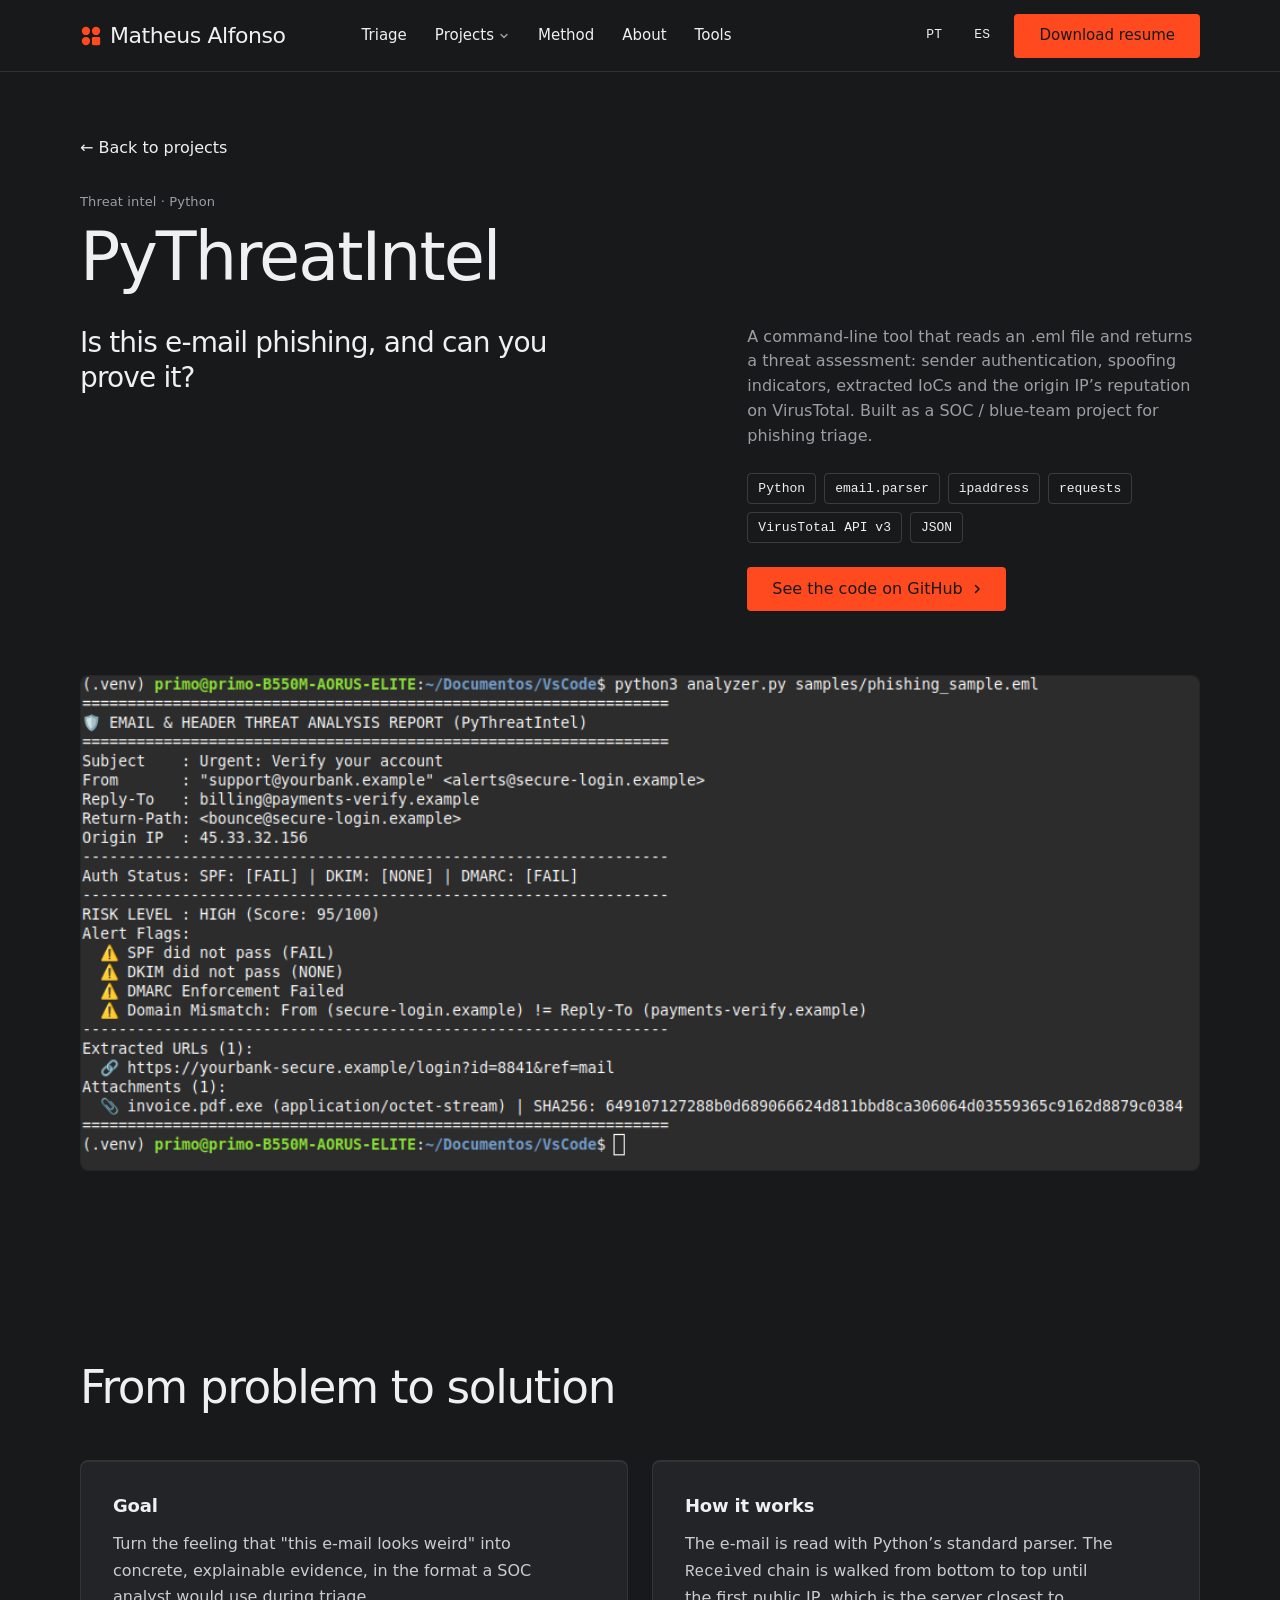
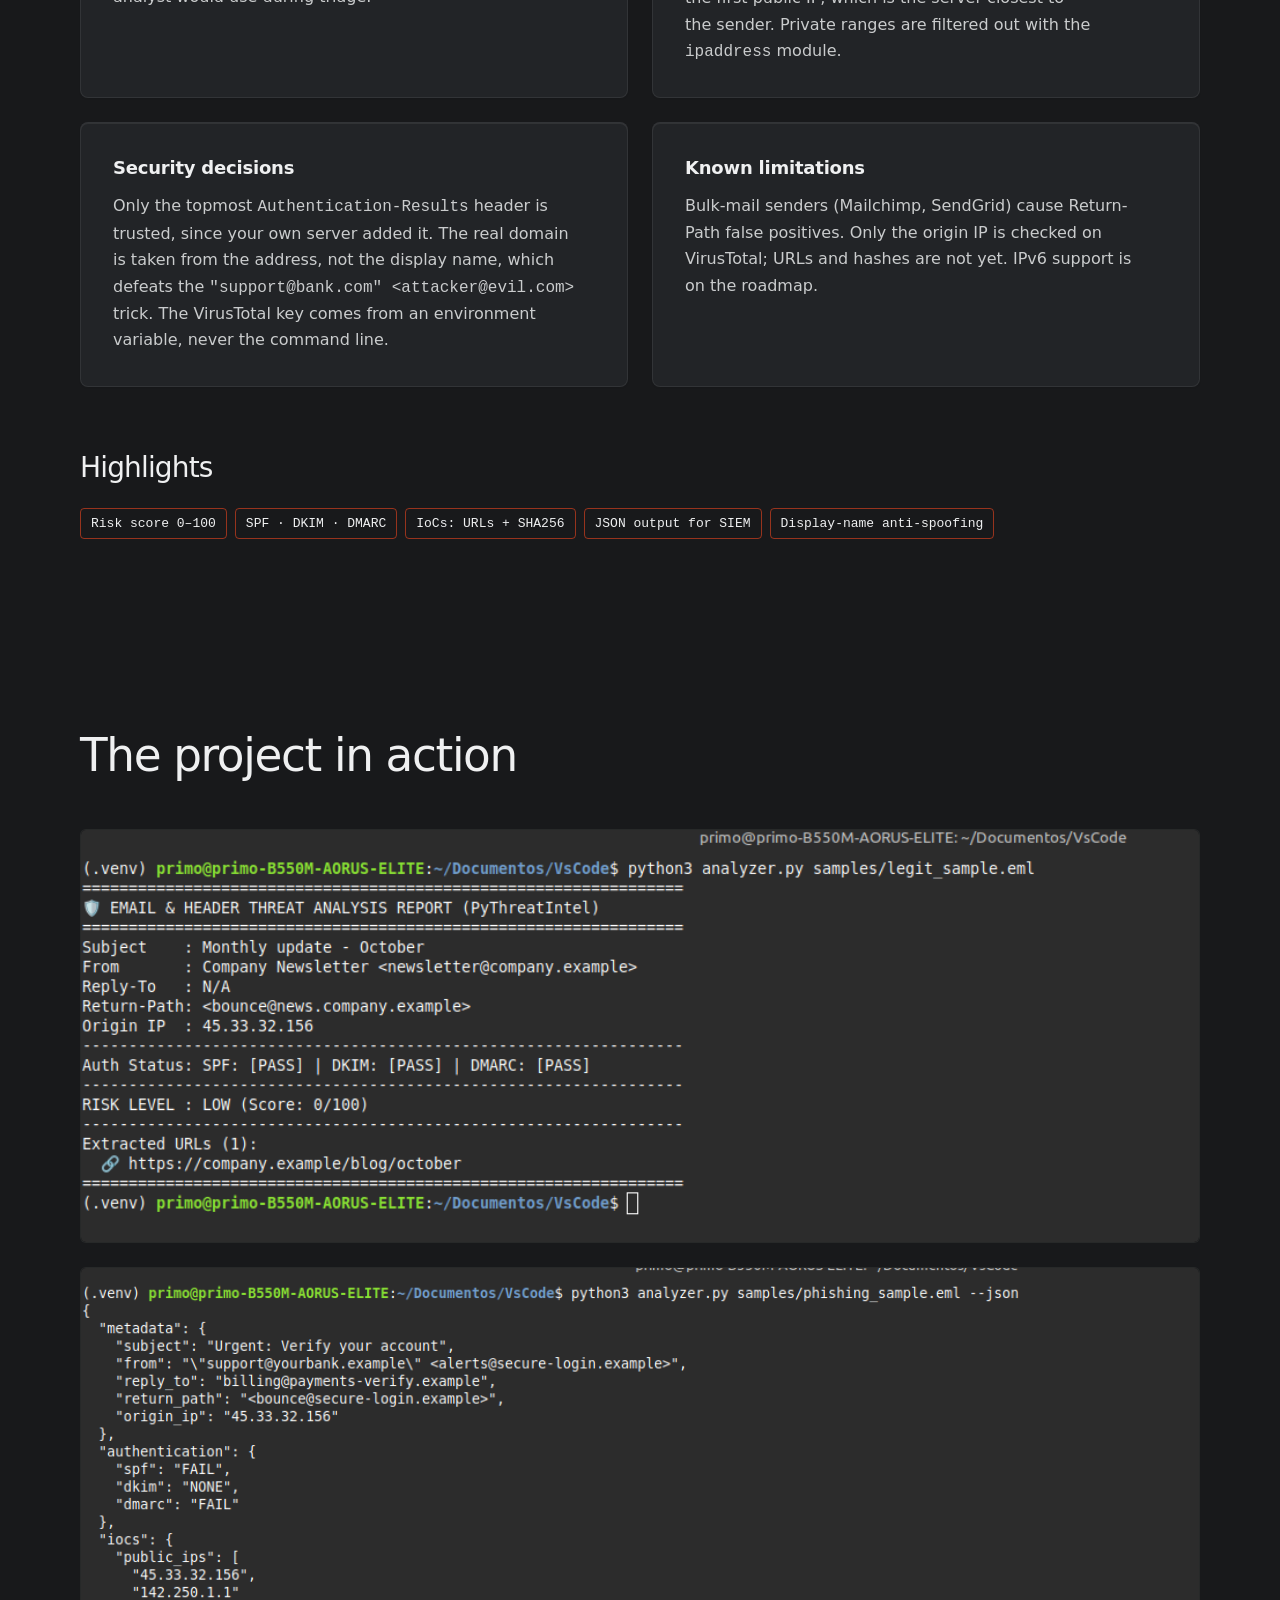
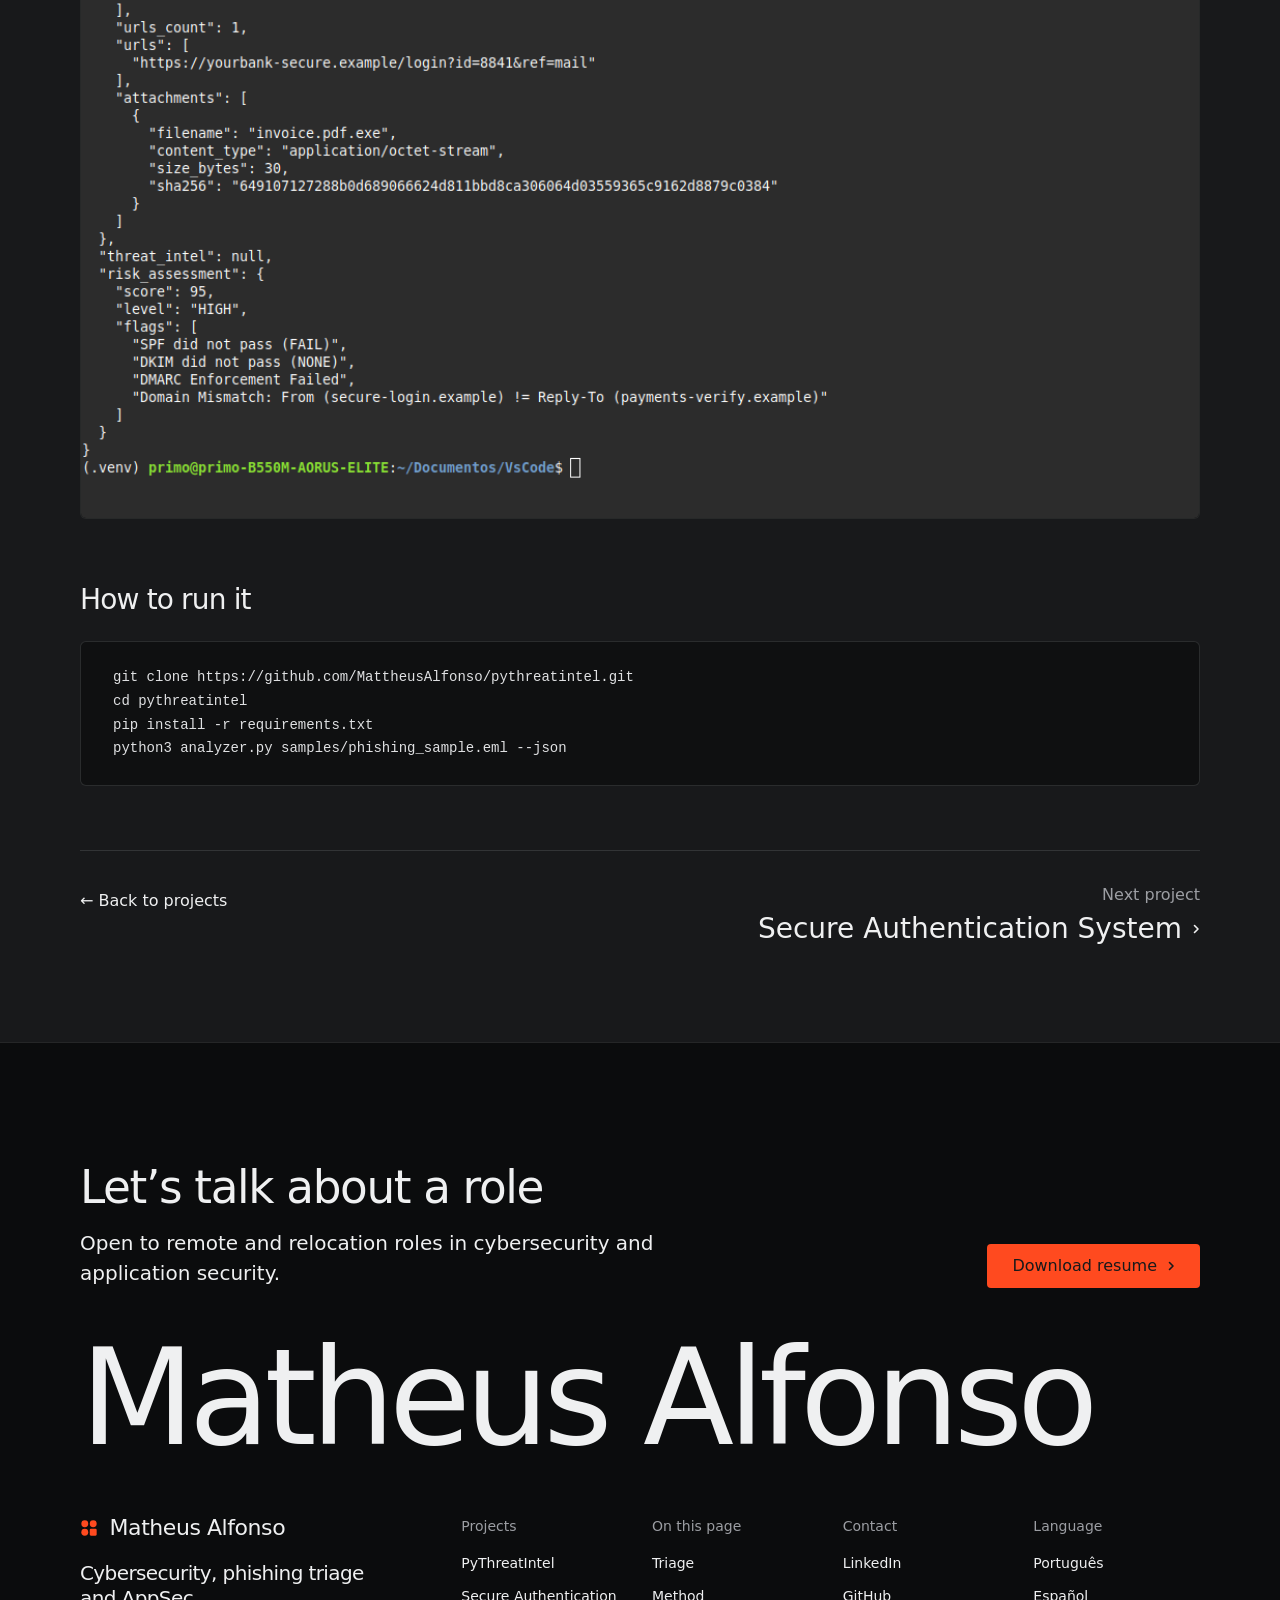
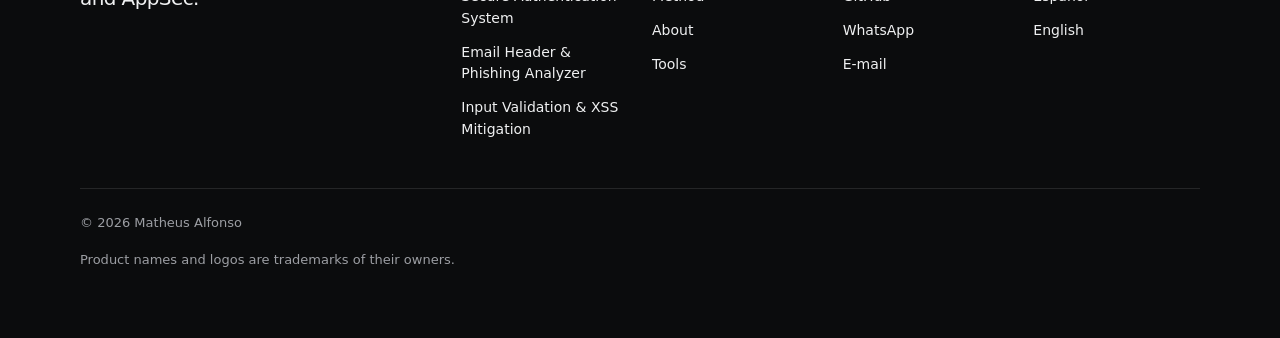
<file: projetos/pythreatintel-en.html>
<!doctype html>
<!-- type: software (portfólio de um analista de cibersegurança; as ferramentas dele são o produto)
     deal: hero product (o relatório do Email Header Analyzer no palco), nav-cards, close-word, footer-dark, rhythm space,
     buttons solid, mark dots, palette graphite-safety-orange, type funnel, radius sharp, ground sand,
     effect glass-fold (palco do hero, o fundo do site da 0x Labs); moments: pinned-chapters (#metodo), liquid-type (#prova) -->
<html lang="en" data-type="software" data-radius="sharp" data-ground="sand" data-buttons="solid" data-motion data-page="project">
<head>
<meta charset="utf-8">
<meta http-equiv="Content-Security-Policy" content="default-src 'none'; script-src 'self'; style-src 'self' https://fonts.googleapis.com; font-src https://fonts.gstatic.com; img-src 'self' data:; connect-src 'self'; base-uri 'none'; form-action 'none'; upgrade-insecure-requests">
<meta name="referrer" content="strict-origin-when-cross-origin">
<meta name="viewport" content="width=device-width, initial-scale=1, viewport-fit=cover">
<title>PyThreatIntel: Is this e-mail phishing, and can you prove it?</title>
<meta name="description" content="A command-line tool that reads an .eml file and returns a threat assessment: sender authentication, spoofing indicators, extracted IoCs and the origin IP’s reputation on VirusTotal. Built as a SOC / blue-team project for phishing triage.">
<link rel="canonical" href="https://mattheusalfonso.github.io/projetos/pythreatintel-en.html">
<link rel="alternate" hreflang="pt-BR" href="https://mattheusalfonso.github.io/projetos/pythreatintel.html">
<link rel="alternate" hreflang="es" href="https://mattheusalfonso.github.io/projetos/pythreatintel-es.html">
<link rel="alternate" hreflang="en" href="https://mattheusalfonso.github.io/projetos/pythreatintel-en.html">
<meta property="og:type" content="website">
<meta property="og:url" content="https://mattheusalfonso.github.io/projetos/pythreatintel-en.html">
<meta property="og:title" content="PyThreatIntel: Is this e-mail phishing, and can you prove it?">
<meta property="og:description" content="A command-line tool that reads an .eml file and returns a threat assessment: sender authentication, spoofing indicators, extracted IoCs and the origin IP’s reputation on VirusTotal. Built as a SOC / blue-team project for phishing triage.">
<meta property="og:image" content="https://mattheusalfonso.github.io/img/projetos/pythreatintel-phishing.png">
<meta property="og:locale" content="en_US">
<meta name="twitter:card" content="summary_large_image">
<link rel="icon" href="../favicon.svg" type="image/svg+xml">
<link rel="apple-touch-icon" href="../apple-touch-icon.png">
<meta name="theme-color" content="#18191b">
<meta name="site-kind" content="software">
<meta name="page-type" content="software">
<link rel="preconnect" href="https://fonts.googleapis.com">
<link rel="preconnect" href="https://fonts.gstatic.com" crossorigin>
<link rel="stylesheet" href="https://fonts.googleapis.com/css2?family=Funnel+Display:wght@400..700&family=Funnel+Sans:wght@400..600&family=DM+Mono:wght@400;500&display=swap">
<link rel="stylesheet" href="../assets/system.css">
<link rel="stylesheet" href="../assets/ui/cards.css">
<link rel="stylesheet" href="../assets/motion/motion.css">
<link rel="stylesheet" href="../assets/backgrounds/backgrounds.css">
<link rel="stylesheet" href="../assets/layout/layout.css">
<link rel="stylesheet" href="../assets/icons/icon.css">
<link rel="stylesheet" href="../assets/ui/base.css">
<link rel="stylesheet" href="../assets/ui/window/fragment.css">
<link rel="stylesheet" href="../assets/ui/terminal-run/fragment.css">
<link rel="stylesheet" href="../assets/diagrams/diagram.css">
<link rel="stylesheet" href="../assets/site.css">
<script src="../assets/head.js"></script>
<script src="../assets/backgrounds/backgrounds.js"></script>
<link rel="modulepreload" href="../assets/moments/moments.js">
<link rel="modulepreload" href="../assets/moments/lib.js">

</head>
<body>
<header class="nav">
  <div class="wrap nav__bar">
    <a class="skip-link" href="#top">Skip to content</a>
    <a class="nav__logo" href="../en.html#top"><span class="mark" data-mark="dots" aria-hidden="true"></span>Matheus Alfonso</a>
    <nav class="nav__links" aria-label="Main">
      <div class="nav__item"><a class="nav__link" href="../en.html#triagem">Triage</a></div>
      <div class="nav__item">
        <a class="nav__link" href="../en.html#projetos">Projects <svg class="chev" viewBox="0 0 12 12" aria-hidden="true"><path d="M3 4.5l3 3 3-3" fill="none" stroke="currentColor" stroke-width="1.5" stroke-linecap="round" stroke-linejoin="round"/></svg></a>
        <div class="nav__menu">
          <div class="wrap grid">
            <a class="menu-card span-3" href="../projetos/pythreatintel-en.html">
              <div class="panel"><img class="frame__img" src="../img/projetos/pythreatintel-phishing.png" alt="" width="991" height="438" loading="lazy"></div>
              <span class="t-card">PyThreatIntel</span>
              <span class="t-small muted">Scores .eml files by risk</span>
            </a>
            <a class="menu-card span-3" href="../projetos/secure-auth-system-en.html">
              <div class="panel"><img class="frame__img" src="../img/projetos/secure-auth.png" alt="" width="840" height="543" loading="lazy"></div>
              <span class="t-card">Secure Authentication System</span>
              <span class="t-small muted">Stops brute force and session hijacking</span>
            </a>
            <a class="menu-card span-3" href="../projetos/email-header-analyzer-en.html">
              <div class="panel"><img class="frame__img" src="../img/projetos/email-header-analyzer.png" alt="" width="1421" height="683" loading="lazy"></div>
              <span class="t-card">Email Header &amp; Phishing Analyzer</span>
              <span class="t-small muted">Explains the risk in every header</span>
            </a>
            <a class="menu-card span-3" href="../projetos/input-validation-security-en.html">
              <div class="panel"><img class="frame__img" src="../img/projetos/input-validation.png" alt="" width="533" height="374" loading="lazy"></div>
              <span class="t-card">Input Validation &amp; XSS Mitigation</span>
              <span class="t-small muted">Blocks XSS with an allowlist and CSP</span>
            </a>
          </div>
        </div>
      </div>
      <div class="nav__item"><a class="nav__link" href="../en.html#metodo">Method</a></div>
      <div class="nav__item"><a class="nav__link" href="../en.html#sobre">About</a></div>
      <div class="nav__item"><a class="nav__link" href="../en.html#ferramentas">Tools</a></div>
    </nav>
    <div class="nav__actions">
      <a class="nav__link nav__lang" href="pythreatintel.html" hreflang="pt-BR" lang="pt-BR">PT</a><a class="nav__link nav__lang" href="pythreatintel-es.html" hreflang="es" lang="es">ES</a>
      <a class="btn btn--primary" href="../cv-en.pdf" download="CV-Matheus-Alfonso-EN.pdf">Download resume</a>
    </div>
    <button class="nav__toggle" type="button" aria-expanded="false" aria-label="Menu">
      <svg width="18" height="18" viewBox="0 0 18 18" aria-hidden="true"><path d="M2 5h14M2 13h14" stroke="currentColor" stroke-width="1.6" stroke-linecap="round"/></svg>
    </button>
  </div>
</header>

<main id="top">
  <section class="section proj-hero" aria-labelledby="hero-h">
    <div class="wrap">
      <a class="proj-back" href="../en.html#projetos">← Back to projects</a>
      <p class="t-label muted">Threat intel · Python</p>
      <h1 id="hero-h">PyThreatIntel</h1>
      <div class="grid grid--top proj-hero__row">
        <p class="span-6 proj-q">Is this e-mail phishing, and can you prove it?</p>
        <div class="span-5 start-8">
          <p class="muted">A command-line tool that reads an .eml file and returns a threat assessment: sender authentication, spoofing indicators, extracted IoCs and the origin IP’s reputation on VirusTotal. Built as a SOC / blue-team project for phishing triage.</p>
          <ul class="pills"><li>Python</li><li>email.parser</li><li>ipaddress</li><li>requests</li><li>VirusTotal API v3</li><li>JSON</li></ul>
          <div class="btn-row"><a class="btn btn--primary" href="https://github.com/MattheusAlfonso/pythreatintel" target="_blank" rel="noopener noreferrer">See the code on GitHub<svg class="m-arrow" viewBox="0 0 12 12" aria-hidden="true"><path class="m-arrow__stem" d="M1 6h8"/><path class="m-arrow__head" d="M4.5 2.5 8 6l-3.5 3.5"/></svg></a></div>
        </div>
      </div>
      <div class="frame proj-shot"><img class="shot" src="../img/projetos/pythreatintel-phishing.png" alt="Analysis of the sample phishing e-mail: score 95/100, HIGH risk." width="991" height="438" fetchpriority="high"></div>
    </div>
  </section>

  <section class="section" aria-labelledby="inside-h">
    <div class="wrap">
      <div class="section-head"><h2 id="inside-h">From problem to solution</h2></div>
      <div class="proj-blocks">
          <article class="card proj-block"><h3>Goal</h3><p>Turn the feeling that &quot;this e-mail looks weird&quot; into concrete, explainable evidence, in the format a SOC analyst would use during triage.</p></article>
          <article class="card proj-block"><h3>How it works</h3><p>The e-mail is read with Python’s standard parser. The <code>Received</code> chain is walked from bottom to top until the first public IP, which is the server closest to the sender. Private ranges are filtered out with the <code>ipaddress</code> module.</p></article>
          <article class="card proj-block"><h3>Security decisions</h3><p>Only the topmost <code>Authentication-Results</code> header is trusted, since your own server added it. The real domain is taken from the address, not the display name, which defeats the <code>&quot;support@bank.com&quot; &lt;attacker@evil.com&gt;</code> trick. The VirusTotal key comes from an environment variable, never the command line.</p></article>
          <article class="card proj-block"><h3>Known limitations</h3><p>Bulk-mail senders (Mailchimp, SendGrid) cause Return-Path false positives. Only the origin IP is checked on VirusTotal; URLs and hashes are not yet. IPv6 support is on the roadmap.</p></article>
      </div>
      <h3 class="proj-sub">Highlights</h3>
      <ul class="pills pills--accent"><li>Risk score 0–100</li><li>SPF · DKIM · DMARC</li><li>IoCs: URLs + SHA256</li><li>JSON output for SIEM</li><li>Display-name anti-spoofing</li></ul>
    </div>
  </section>

  <section class="section" aria-labelledby="screens-h">
    <div class="wrap">
      <div class="section-head"><h2 id="screens-h">The project in action</h2></div>
      <div class="proj-shots">
          <img class="shot" src="../img/projetos/pythreatintel-legit.png" alt="Legitimate, authenticated e-mail: score 0, LOW risk." width="967" height="356" loading="lazy">
          <img class="shot" src="../img/projetos/pythreatintel-json.png" alt="Full JSON report (--json), ready for a SIEM pipeline." width="1079" height="821" loading="lazy">
      </div>
      <h3 class="proj-sub">How to run it</h3>
      <pre class="code"><code>git clone https://github.com/MattheusAlfonso/pythreatintel.git
cd pythreatintel
pip install -r requirements.txt
python3 analyzer.py samples/phishing_sample.eml --json</code></pre>
      <div class="proj-nav">
        <a class="proj-back" href="../en.html#projetos">← Back to projects</a>
        <a class="proj-next" href="secure-auth-system-en.html"><span class="muted">Next project</span><strong>Secure Authentication System <svg class="m-arrow" viewBox="0 0 12 12" aria-hidden="true"><path class="m-arrow__stem" d="M1 6h8"/><path class="m-arrow__head" d="M4.5 2.5 8 6l-3.5 3.5"/></svg></strong></a>
      </div>
    </div>
  </section>
</main>

<footer class="footer closing footer--dark ground-inverse" id="contact" aria-labelledby="close-h">
  <div class="wrap">
    <div class="closing__cta close--word">
      <div class="section-head--split">
        <div><h2 id="close-h">Let’s talk about a role</h2><p class="t-lead">Open to remote and relocation roles in cybersecurity and application security.</p></div>
        <a class="btn btn--primary" href="../cv-en.pdf" download="CV-Matheus-Alfonso-EN.pdf">Download resume<svg class="m-arrow" viewBox="0 0 12 12" aria-hidden="true"><path class="m-arrow__stem" d="M1 6h8"/><path class="m-arrow__head" d="M4.5 2.5 8 6l-3.5 3.5"/></svg></a>
      </div>
      <p class="close__word" aria-hidden="true">Matheus Alfonso</p>
    </div>
    <div class="closing__links">
      <div class="grid">
        <div class="span-4 stack-4">
          <a class="nav__logo" href="../en.html#top"><span class="mark" data-mark="dots" aria-hidden="true"></span>Matheus Alfonso</a>
          <p class="footer__lede">Cybersecurity, phishing triage and AppSec.</p>
        </div>
        <div class="span-2 footer__col"><h3>Projects</h3><ul><li><a href="../projetos/pythreatintel-en.html">PyThreatIntel</a></li><li><a href="../projetos/secure-auth-system-en.html">Secure Authentication System</a></li><li><a href="../projetos/email-header-analyzer-en.html">Email Header &amp; Phishing Analyzer</a></li><li><a href="../projetos/input-validation-security-en.html">Input Validation &amp; XSS Mitigation</a></li></ul></div>
        <div class="span-2 footer__col"><h3>On this page</h3><ul>
          <li><a href="../en.html#triagem">Triage</a></li><li><a href="../en.html#metodo">Method</a></li>
          <li><a href="../en.html#sobre">About</a></li><li><a href="../en.html#ferramentas">Tools</a></li></ul></div>
        <div class="span-2 footer__col"><h3>Contact</h3><ul>
          <li><a href="https://www.linkedin.com/in/mattheusalfonso" target="_blank" rel="noopener noreferrer">LinkedIn</a></li><li><a href="https://github.com/MattheusAlfonso" target="_blank" rel="noopener noreferrer">GitHub</a></li>
          <li><a href="https://wa.me/5562920038598?text=Hi%20Matheus,%20I%20saw%20your%20Cybersecurity%20portfolio%20and%20would%20like%20to%20talk." target="_blank" rel="noopener noreferrer">WhatsApp</a></li><li><a href="mailto:ederson.alfonso@icloud.com">E-mail</a></li></ul></div>
        <div class="span-2 footer__col"><h3>Language</h3><ul><li><a href="pythreatintel.html" hreflang="pt-BR" lang="pt-BR">Português</a></li><li><a href="pythreatintel-es.html" hreflang="es" lang="es">Español</a></li><li><a href="pythreatintel-en.html" aria-current="true">English</a></li></ul></div>
      </div>
      <div class="footer__legal">
        <span>&copy; 2026 Matheus Alfonso</span>
        <div class="socials"></div>
        <span class="credits">Product names and logos are trademarks of their owners.</span>
      </div>
    </div>
  </div>
</footer>
<nav class="actionbar" aria-label="Quick actions">
  <a class="btn btn--primary" href="../cv-en.pdf" download="CV-Matheus-Alfonso-EN.pdf">Download resume</a>
</nav>
<script type="module" src="../assets/system.js"></script>
<script type="module" src="../assets/motion/motion.js"></script>
<script type="module" src="../assets/layout/layout.js"></script>
<script type="module" src="../assets/diagrams/mount.js"></script>
<script type="module" src="../assets/site.js"></script>
</body>
</html>
</file>
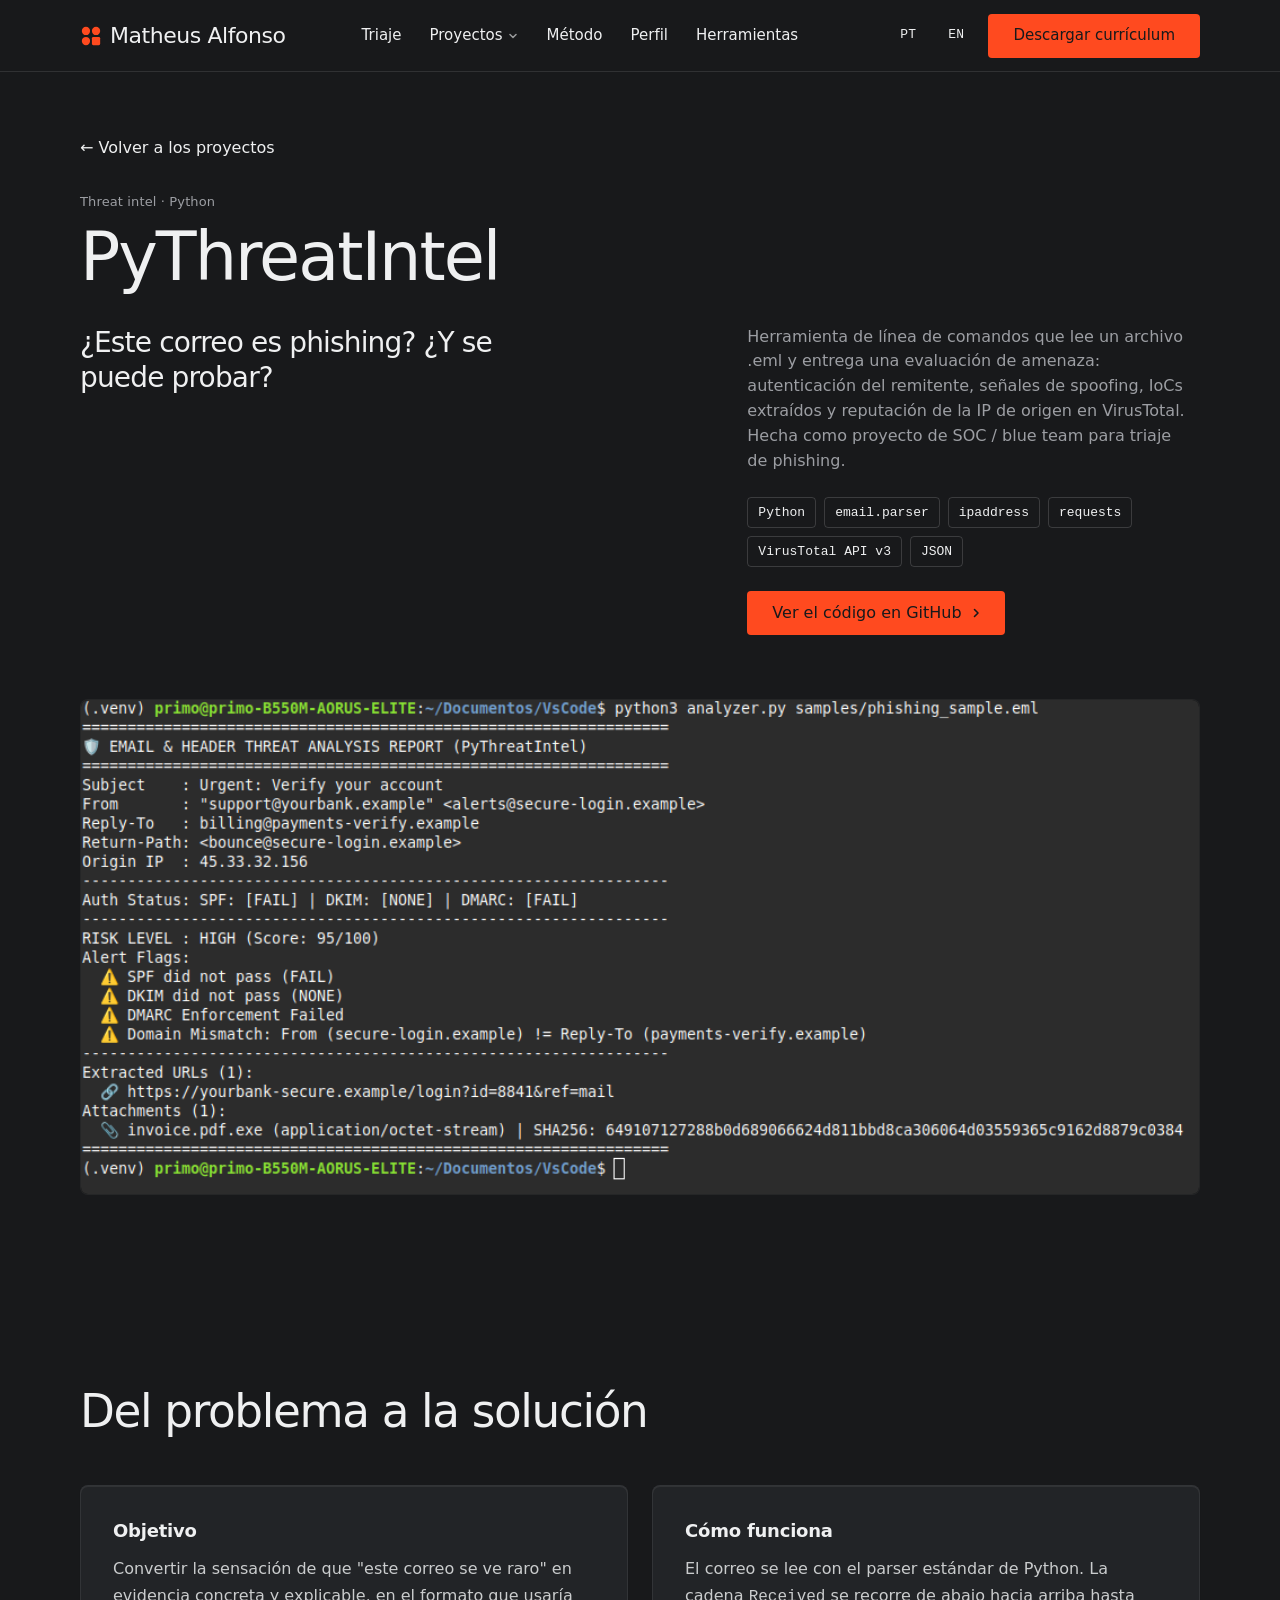
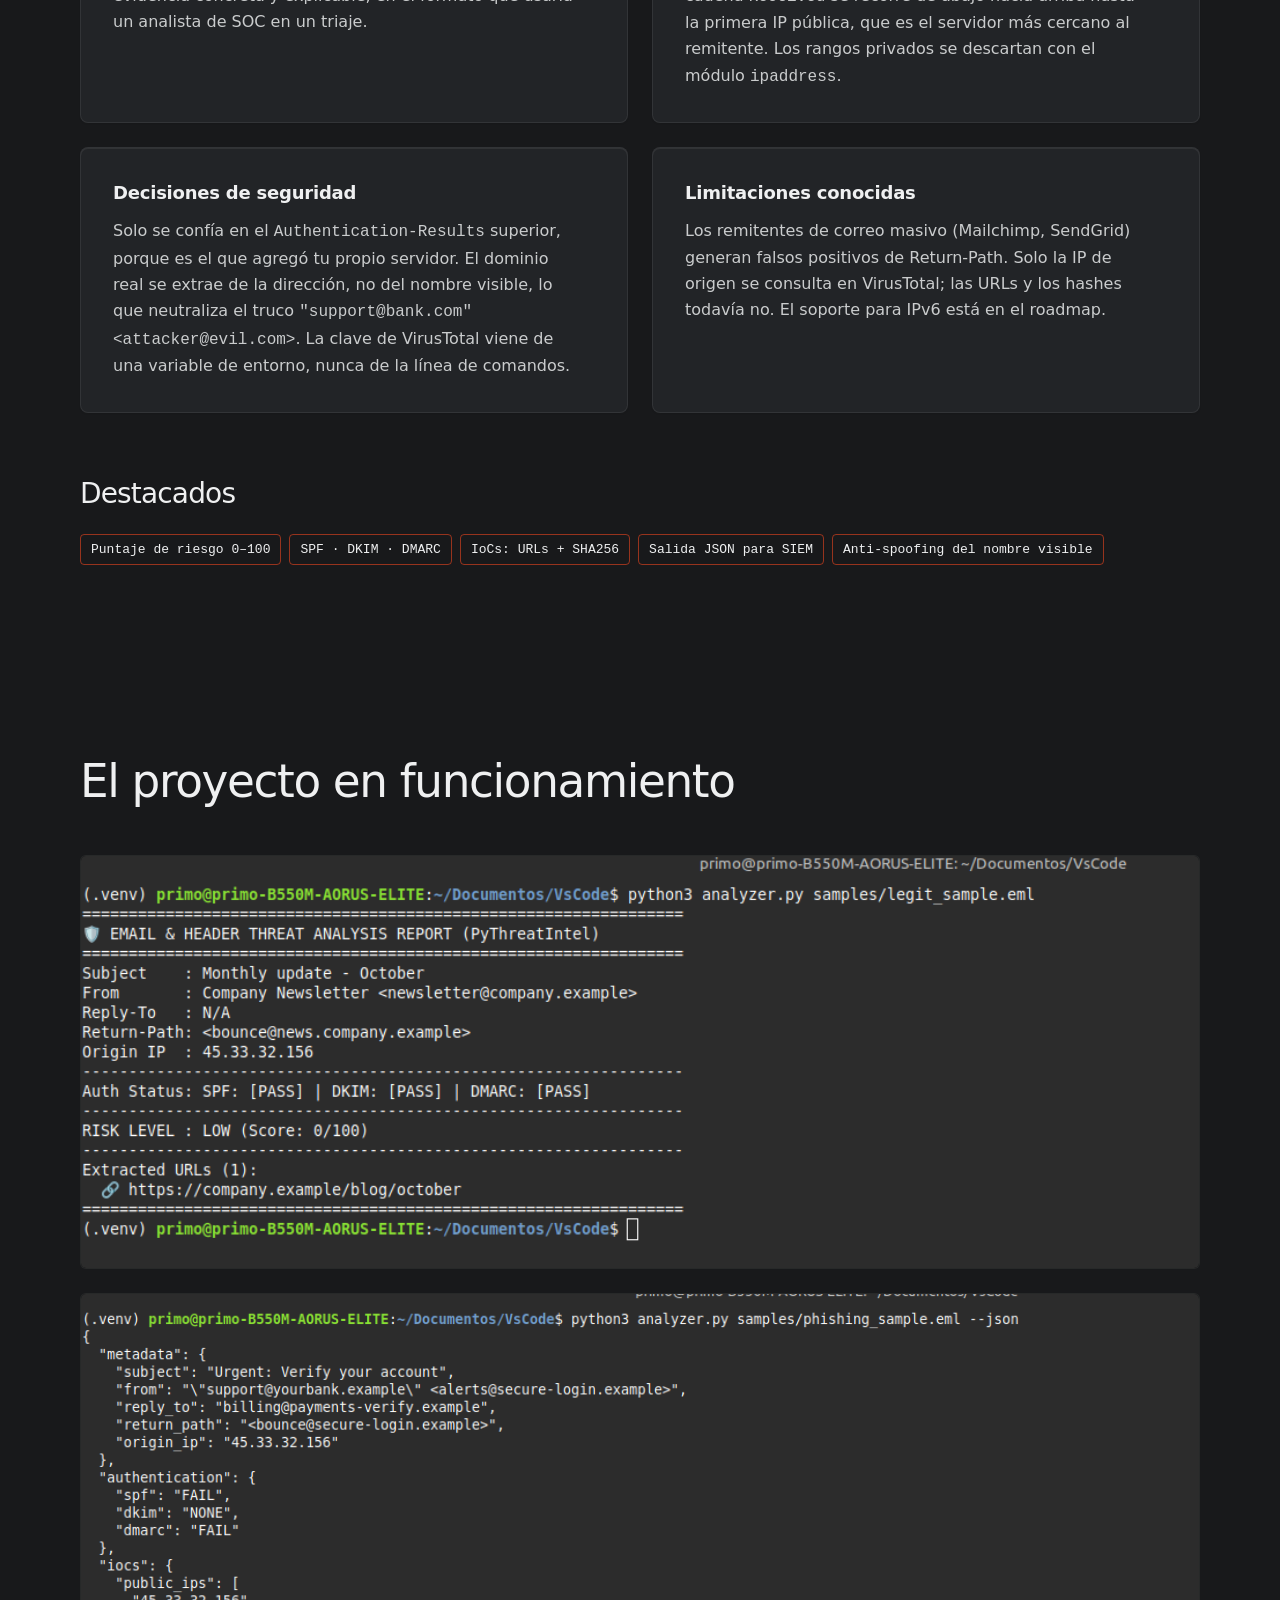
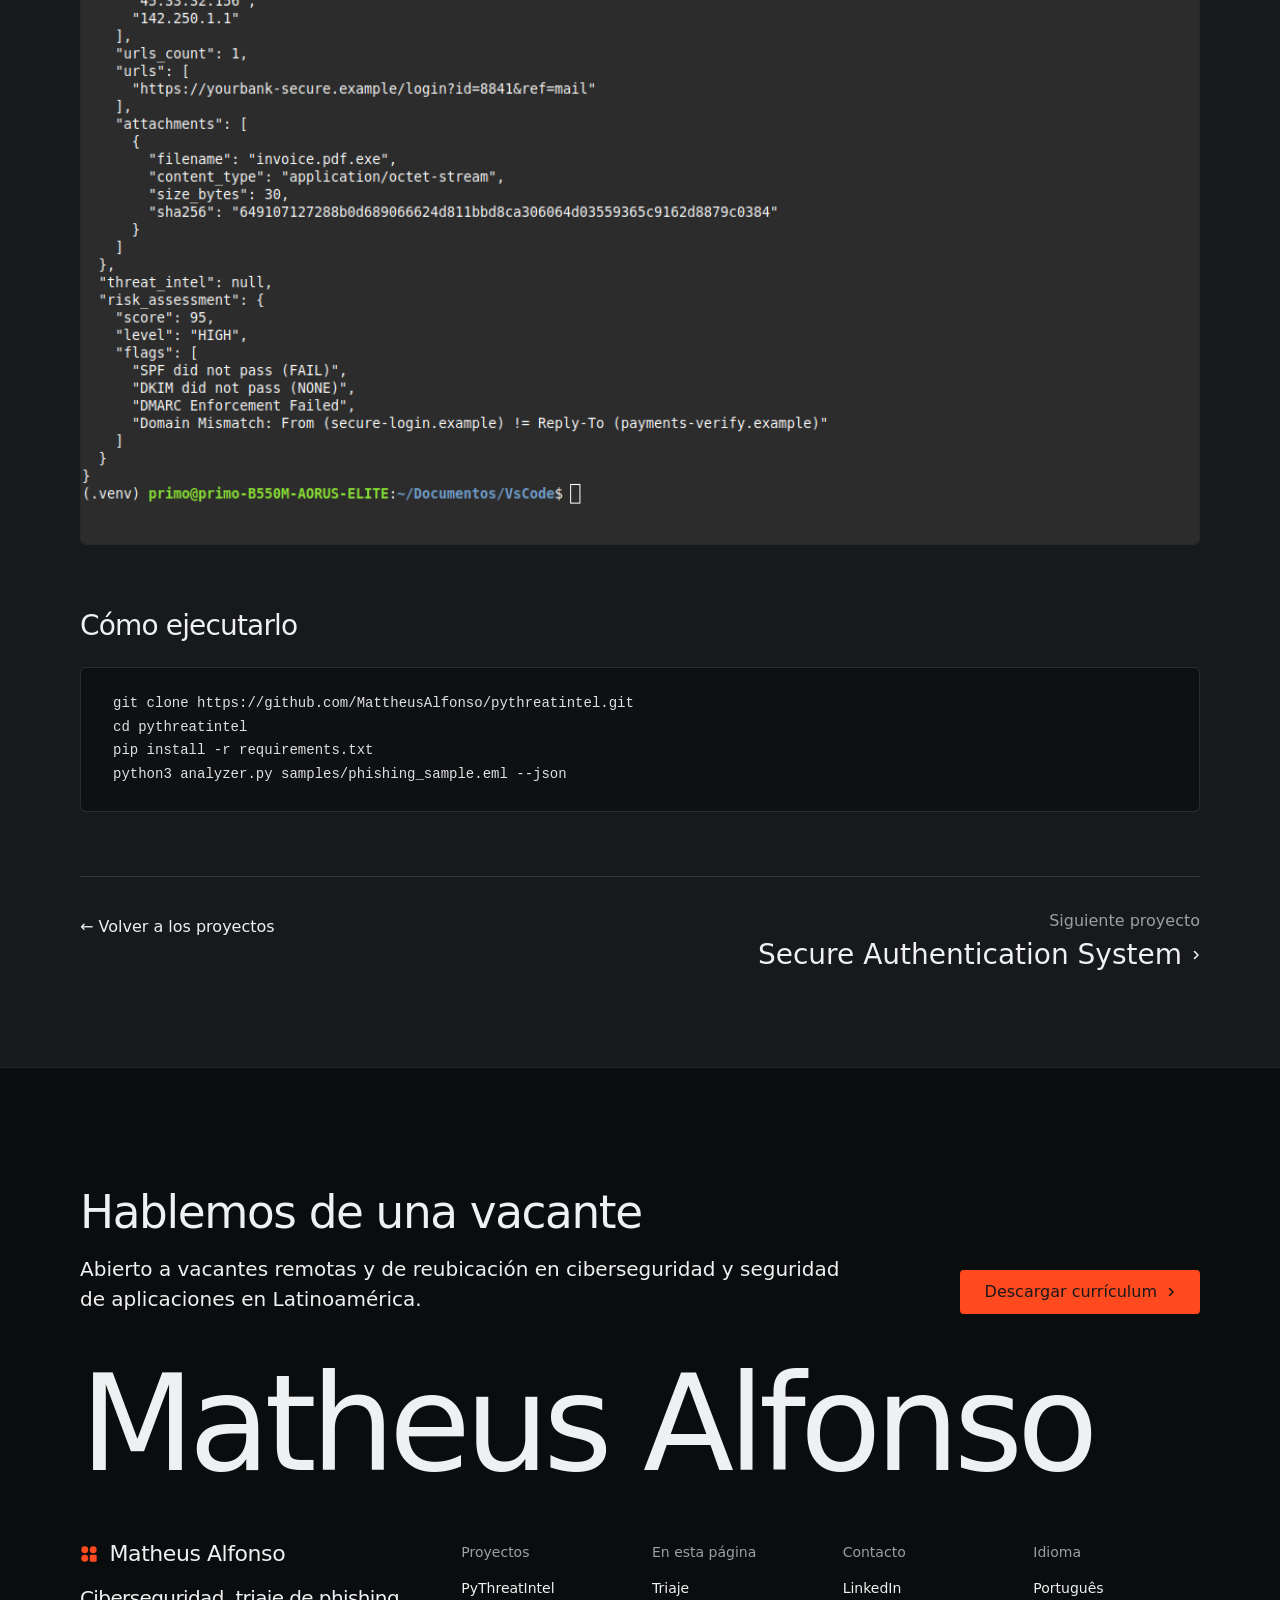
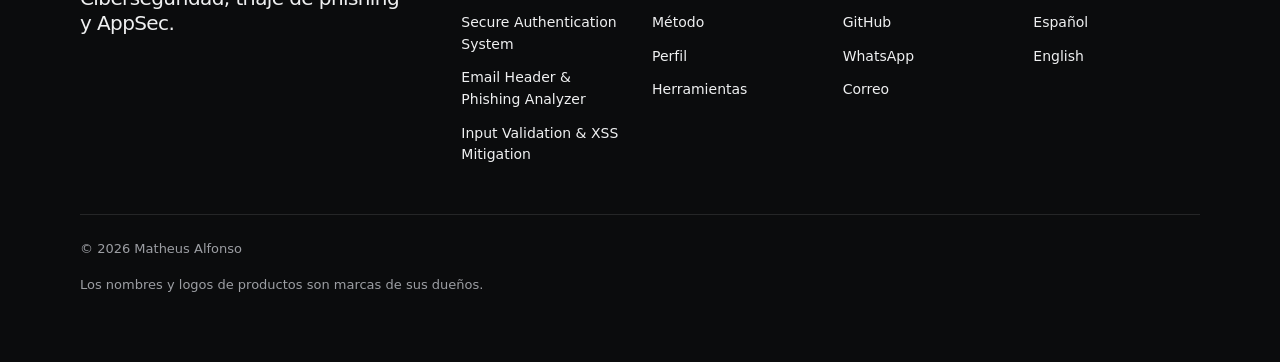
<file: projetos/pythreatintel-es.html>
<!doctype html>
<!-- type: software (portfólio de um analista de cibersegurança; as ferramentas dele são o produto)
     deal: hero product (o relatório do Email Header Analyzer no palco), nav-cards, close-word, footer-dark, rhythm space,
     buttons solid, mark dots, palette graphite-safety-orange, type funnel, radius sharp, ground sand,
     effect glass-fold (palco do hero, o fundo do site da 0x Labs); moments: pinned-chapters (#metodo), liquid-type (#prova) -->
<html lang="es" data-type="software" data-radius="sharp" data-ground="sand" data-buttons="solid" data-motion data-page="project">
<head>
<meta charset="utf-8">
<meta http-equiv="Content-Security-Policy" content="default-src 'none'; script-src 'self'; style-src 'self' https://fonts.googleapis.com; font-src https://fonts.gstatic.com; img-src 'self' data:; connect-src 'self'; base-uri 'none'; form-action 'none'; upgrade-insecure-requests">
<meta name="referrer" content="strict-origin-when-cross-origin">
<meta name="viewport" content="width=device-width, initial-scale=1, viewport-fit=cover">
<title>PyThreatIntel: ¿Este correo es phishing? ¿Y se puede probar?</title>
<meta name="description" content="Herramienta de línea de comandos que lee un archivo .eml y entrega una evaluación de amenaza: autenticación del remitente, señales de spoofing, IoCs extraídos y reputación de la IP de origen en VirusTotal. Hecha como proyecto de SOC / blue team para triaje de phishing.">
<link rel="canonical" href="https://mattheusalfonso.github.io/projetos/pythreatintel-es.html">
<link rel="alternate" hreflang="pt-BR" href="https://mattheusalfonso.github.io/projetos/pythreatintel.html">
<link rel="alternate" hreflang="es" href="https://mattheusalfonso.github.io/projetos/pythreatintel-es.html">
<link rel="alternate" hreflang="en" href="https://mattheusalfonso.github.io/projetos/pythreatintel-en.html">
<meta property="og:type" content="website">
<meta property="og:url" content="https://mattheusalfonso.github.io/projetos/pythreatintel-es.html">
<meta property="og:title" content="PyThreatIntel: ¿Este correo es phishing? ¿Y se puede probar?">
<meta property="og:description" content="Herramienta de línea de comandos que lee un archivo .eml y entrega una evaluación de amenaza: autenticación del remitente, señales de spoofing, IoCs extraídos y reputación de la IP de origen en VirusTotal. Hecha como proyecto de SOC / blue team para triaje de phishing.">
<meta property="og:image" content="https://mattheusalfonso.github.io/img/projetos/pythreatintel-phishing.png">
<meta property="og:locale" content="es_LA">
<meta name="twitter:card" content="summary_large_image">
<link rel="icon" href="../favicon.svg" type="image/svg+xml">
<link rel="apple-touch-icon" href="../apple-touch-icon.png">
<meta name="theme-color" content="#18191b">
<meta name="site-kind" content="software">
<meta name="page-type" content="software">
<link rel="preconnect" href="https://fonts.googleapis.com">
<link rel="preconnect" href="https://fonts.gstatic.com" crossorigin>
<link rel="stylesheet" href="https://fonts.googleapis.com/css2?family=Funnel+Display:wght@400..700&family=Funnel+Sans:wght@400..600&family=DM+Mono:wght@400;500&display=swap">
<link rel="stylesheet" href="../assets/system.css">
<link rel="stylesheet" href="../assets/ui/cards.css">
<link rel="stylesheet" href="../assets/motion/motion.css">
<link rel="stylesheet" href="../assets/backgrounds/backgrounds.css">
<link rel="stylesheet" href="../assets/layout/layout.css">
<link rel="stylesheet" href="../assets/icons/icon.css">
<link rel="stylesheet" href="../assets/ui/base.css">
<link rel="stylesheet" href="../assets/ui/window/fragment.css">
<link rel="stylesheet" href="../assets/ui/terminal-run/fragment.css">
<link rel="stylesheet" href="../assets/diagrams/diagram.css">
<link rel="stylesheet" href="../assets/site.css">
<script src="../assets/head.js"></script>
<script src="../assets/backgrounds/backgrounds.js"></script>
<link rel="modulepreload" href="../assets/moments/moments.js">
<link rel="modulepreload" href="../assets/moments/lib.js">

</head>
<body>
<header class="nav">
  <div class="wrap nav__bar">
    <a class="skip-link" href="#top">Saltar al contenido</a>
    <a class="nav__logo" href="../es.html#top"><span class="mark" data-mark="dots" aria-hidden="true"></span>Matheus Alfonso</a>
    <nav class="nav__links" aria-label="Principal">
      <div class="nav__item"><a class="nav__link" href="../es.html#triagem">Triaje</a></div>
      <div class="nav__item">
        <a class="nav__link" href="../es.html#projetos">Proyectos <svg class="chev" viewBox="0 0 12 12" aria-hidden="true"><path d="M3 4.5l3 3 3-3" fill="none" stroke="currentColor" stroke-width="1.5" stroke-linecap="round" stroke-linejoin="round"/></svg></a>
        <div class="nav__menu">
          <div class="wrap grid">
            <a class="menu-card span-3" href="../projetos/pythreatintel-es.html">
              <div class="panel"><img class="frame__img" src="../img/projetos/pythreatintel-phishing.png" alt="" width="991" height="438" loading="lazy"></div>
              <span class="t-card">PyThreatIntel</span>
              <span class="t-small muted">Clasifica correos .eml por riesgo</span>
            </a>
            <a class="menu-card span-3" href="../projetos/secure-auth-system-es.html">
              <div class="panel"><img class="frame__img" src="../img/projetos/secure-auth.png" alt="" width="840" height="543" loading="lazy"></div>
              <span class="t-card">Secure Authentication System</span>
              <span class="t-small muted">Frena la fuerza bruta y el secuestro de sesión</span>
            </a>
            <a class="menu-card span-3" href="../projetos/email-header-analyzer-es.html">
              <div class="panel"><img class="frame__img" src="../img/projetos/email-header-analyzer.png" alt="" width="1421" height="683" loading="lazy"></div>
              <span class="t-card">Email Header &amp; Phishing Analyzer</span>
              <span class="t-small muted">Explica el riesgo de cada cabecera</span>
            </a>
            <a class="menu-card span-3" href="../projetos/input-validation-security-es.html">
              <div class="panel"><img class="frame__img" src="../img/projetos/input-validation.png" alt="" width="533" height="374" loading="lazy"></div>
              <span class="t-card">Input Validation &amp; XSS Mitigation</span>
              <span class="t-small muted">Frena XSS con allowlist y CSP</span>
            </a>
          </div>
        </div>
      </div>
      <div class="nav__item"><a class="nav__link" href="../es.html#metodo">Método</a></div>
      <div class="nav__item"><a class="nav__link" href="../es.html#sobre">Perfil</a></div>
      <div class="nav__item"><a class="nav__link" href="../es.html#ferramentas">Herramientas</a></div>
    </nav>
    <div class="nav__actions">
      <a class="nav__link nav__lang" href="pythreatintel.html" hreflang="pt-BR" lang="pt-BR">PT</a><a class="nav__link nav__lang" href="pythreatintel-en.html" hreflang="en" lang="en">EN</a>
      <a class="btn btn--primary" href="../cv-es.pdf" download="CV-Matheus-Alfonso-ES.pdf">Descargar currículum</a>
    </div>
    <button class="nav__toggle" type="button" aria-expanded="false" aria-label="Menú">
      <svg width="18" height="18" viewBox="0 0 18 18" aria-hidden="true"><path d="M2 5h14M2 13h14" stroke="currentColor" stroke-width="1.6" stroke-linecap="round"/></svg>
    </button>
  </div>
</header>

<main id="top">
  <section class="section proj-hero" aria-labelledby="hero-h">
    <div class="wrap">
      <a class="proj-back" href="../es.html#projetos">← Volver a los proyectos</a>
      <p class="t-label muted">Threat intel · Python</p>
      <h1 id="hero-h">PyThreatIntel</h1>
      <div class="grid grid--top proj-hero__row">
        <p class="span-6 proj-q">¿Este correo es phishing? ¿Y se puede probar?</p>
        <div class="span-5 start-8">
          <p class="muted">Herramienta de línea de comandos que lee un archivo .eml y entrega una evaluación de amenaza: autenticación del remitente, señales de spoofing, IoCs extraídos y reputación de la IP de origen en VirusTotal. Hecha como proyecto de SOC / blue team para triaje de phishing.</p>
          <ul class="pills"><li>Python</li><li>email.parser</li><li>ipaddress</li><li>requests</li><li>VirusTotal API v3</li><li>JSON</li></ul>
          <div class="btn-row"><a class="btn btn--primary" href="https://github.com/MattheusAlfonso/pythreatintel" target="_blank" rel="noopener noreferrer">Ver el código en GitHub<svg class="m-arrow" viewBox="0 0 12 12" aria-hidden="true"><path class="m-arrow__stem" d="M1 6h8"/><path class="m-arrow__head" d="M4.5 2.5 8 6l-3.5 3.5"/></svg></a></div>
        </div>
      </div>
      <div class="frame proj-shot"><img class="shot" src="../img/projetos/pythreatintel-phishing.png" alt="Análisis del correo de phishing de ejemplo: puntaje 95/100, riesgo HIGH." width="991" height="438" fetchpriority="high"></div>
    </div>
  </section>

  <section class="section" aria-labelledby="inside-h">
    <div class="wrap">
      <div class="section-head"><h2 id="inside-h">Del problema a la solución</h2></div>
      <div class="proj-blocks">
          <article class="card proj-block"><h3>Objetivo</h3><p>Convertir la sensación de que &quot;este correo se ve raro&quot; en evidencia concreta y explicable, en el formato que usaría un analista de SOC en un triaje.</p></article>
          <article class="card proj-block"><h3>Cómo funciona</h3><p>El correo se lee con el parser estándar de Python. La cadena <code>Received</code> se recorre de abajo hacia arriba hasta la primera IP pública, que es el servidor más cercano al remitente. Los rangos privados se descartan con el módulo <code>ipaddress</code>.</p></article>
          <article class="card proj-block"><h3>Decisiones de seguridad</h3><p>Solo se confía en el <code>Authentication-Results</code> superior, porque es el que agregó tu propio servidor. El dominio real se extrae de la dirección, no del nombre visible, lo que neutraliza el truco <code>&quot;support@bank.com&quot; &lt;attacker@evil.com&gt;</code>. La clave de VirusTotal viene de una variable de entorno, nunca de la línea de comandos.</p></article>
          <article class="card proj-block"><h3>Limitaciones conocidas</h3><p>Los remitentes de correo masivo (Mailchimp, SendGrid) generan falsos positivos de Return-Path. Solo la IP de origen se consulta en VirusTotal; las URLs y los hashes todavía no. El soporte para IPv6 está en el roadmap.</p></article>
      </div>
      <h3 class="proj-sub">Destacados</h3>
      <ul class="pills pills--accent"><li>Puntaje de riesgo 0–100</li><li>SPF · DKIM · DMARC</li><li>IoCs: URLs + SHA256</li><li>Salida JSON para SIEM</li><li>Anti-spoofing del nombre visible</li></ul>
    </div>
  </section>

  <section class="section" aria-labelledby="screens-h">
    <div class="wrap">
      <div class="section-head"><h2 id="screens-h">El proyecto en funcionamiento</h2></div>
      <div class="proj-shots">
          <img class="shot" src="../img/projetos/pythreatintel-legit.png" alt="Correo legítimo y autenticado: puntaje 0, riesgo LOW." width="967" height="356" loading="lazy">
          <img class="shot" src="../img/projetos/pythreatintel-json.png" alt="Informe completo en JSON (--json), listo para un pipeline de SIEM." width="1079" height="821" loading="lazy">
      </div>
      <h3 class="proj-sub">Cómo ejecutarlo</h3>
      <pre class="code"><code>git clone https://github.com/MattheusAlfonso/pythreatintel.git
cd pythreatintel
pip install -r requirements.txt
python3 analyzer.py samples/phishing_sample.eml --json</code></pre>
      <div class="proj-nav">
        <a class="proj-back" href="../es.html#projetos">← Volver a los proyectos</a>
        <a class="proj-next" href="secure-auth-system-es.html"><span class="muted">Siguiente proyecto</span><strong>Secure Authentication System <svg class="m-arrow" viewBox="0 0 12 12" aria-hidden="true"><path class="m-arrow__stem" d="M1 6h8"/><path class="m-arrow__head" d="M4.5 2.5 8 6l-3.5 3.5"/></svg></strong></a>
      </div>
    </div>
  </section>
</main>

<footer class="footer closing footer--dark ground-inverse" id="contact" aria-labelledby="close-h">
  <div class="wrap">
    <div class="closing__cta close--word">
      <div class="section-head--split">
        <div><h2 id="close-h">Hablemos de una vacante</h2><p class="t-lead">Abierto a vacantes remotas y de reubicación en ciberseguridad y seguridad de aplicaciones en Latinoamérica.</p></div>
        <a class="btn btn--primary" href="../cv-es.pdf" download="CV-Matheus-Alfonso-ES.pdf">Descargar currículum<svg class="m-arrow" viewBox="0 0 12 12" aria-hidden="true"><path class="m-arrow__stem" d="M1 6h8"/><path class="m-arrow__head" d="M4.5 2.5 8 6l-3.5 3.5"/></svg></a>
      </div>
      <p class="close__word" aria-hidden="true">Matheus Alfonso</p>
    </div>
    <div class="closing__links">
      <div class="grid">
        <div class="span-4 stack-4">
          <a class="nav__logo" href="../es.html#top"><span class="mark" data-mark="dots" aria-hidden="true"></span>Matheus Alfonso</a>
          <p class="footer__lede">Ciberseguridad, triaje de phishing y AppSec.</p>
        </div>
        <div class="span-2 footer__col"><h3>Proyectos</h3><ul><li><a href="../projetos/pythreatintel-es.html">PyThreatIntel</a></li><li><a href="../projetos/secure-auth-system-es.html">Secure Authentication System</a></li><li><a href="../projetos/email-header-analyzer-es.html">Email Header &amp; Phishing Analyzer</a></li><li><a href="../projetos/input-validation-security-es.html">Input Validation &amp; XSS Mitigation</a></li></ul></div>
        <div class="span-2 footer__col"><h3>En esta página</h3><ul>
          <li><a href="../es.html#triagem">Triaje</a></li><li><a href="../es.html#metodo">Método</a></li>
          <li><a href="../es.html#sobre">Perfil</a></li><li><a href="../es.html#ferramentas">Herramientas</a></li></ul></div>
        <div class="span-2 footer__col"><h3>Contacto</h3><ul>
          <li><a href="https://www.linkedin.com/in/mattheusalfonso" target="_blank" rel="noopener noreferrer">LinkedIn</a></li><li><a href="https://github.com/MattheusAlfonso" target="_blank" rel="noopener noreferrer">GitHub</a></li>
          <li><a href="https://wa.me/5562920038598?text=Hola%20Matheus,%20vi%20tu%20portafolio%20de%20Ciberseguridad%20y%20me%20gustar%C3%ADa%20conversar." target="_blank" rel="noopener noreferrer">WhatsApp</a></li><li><a href="mailto:ederson.alfonso@icloud.com">Correo</a></li></ul></div>
        <div class="span-2 footer__col"><h3>Idioma</h3><ul><li><a href="pythreatintel.html" hreflang="pt-BR" lang="pt-BR">Português</a></li><li><a href="pythreatintel-es.html" aria-current="true">Español</a></li><li><a href="pythreatintel-en.html" hreflang="en" lang="en">English</a></li></ul></div>
      </div>
      <div class="footer__legal">
        <span>&copy; 2026 Matheus Alfonso</span>
        <div class="socials"></div>
        <span class="credits">Los nombres y logos de productos son marcas de sus dueños.</span>
      </div>
    </div>
  </div>
</footer>
<nav class="actionbar" aria-label="Acciones rápidas">
  <a class="btn btn--primary" href="../cv-es.pdf" download="CV-Matheus-Alfonso-ES.pdf">Descargar currículum</a>
</nav>
<script type="module" src="../assets/system.js"></script>
<script type="module" src="../assets/motion/motion.js"></script>
<script type="module" src="../assets/layout/layout.js"></script>
<script type="module" src="../assets/diagrams/mount.js"></script>
<script type="module" src="../assets/site.js"></script>
</body>
</html>
</file>
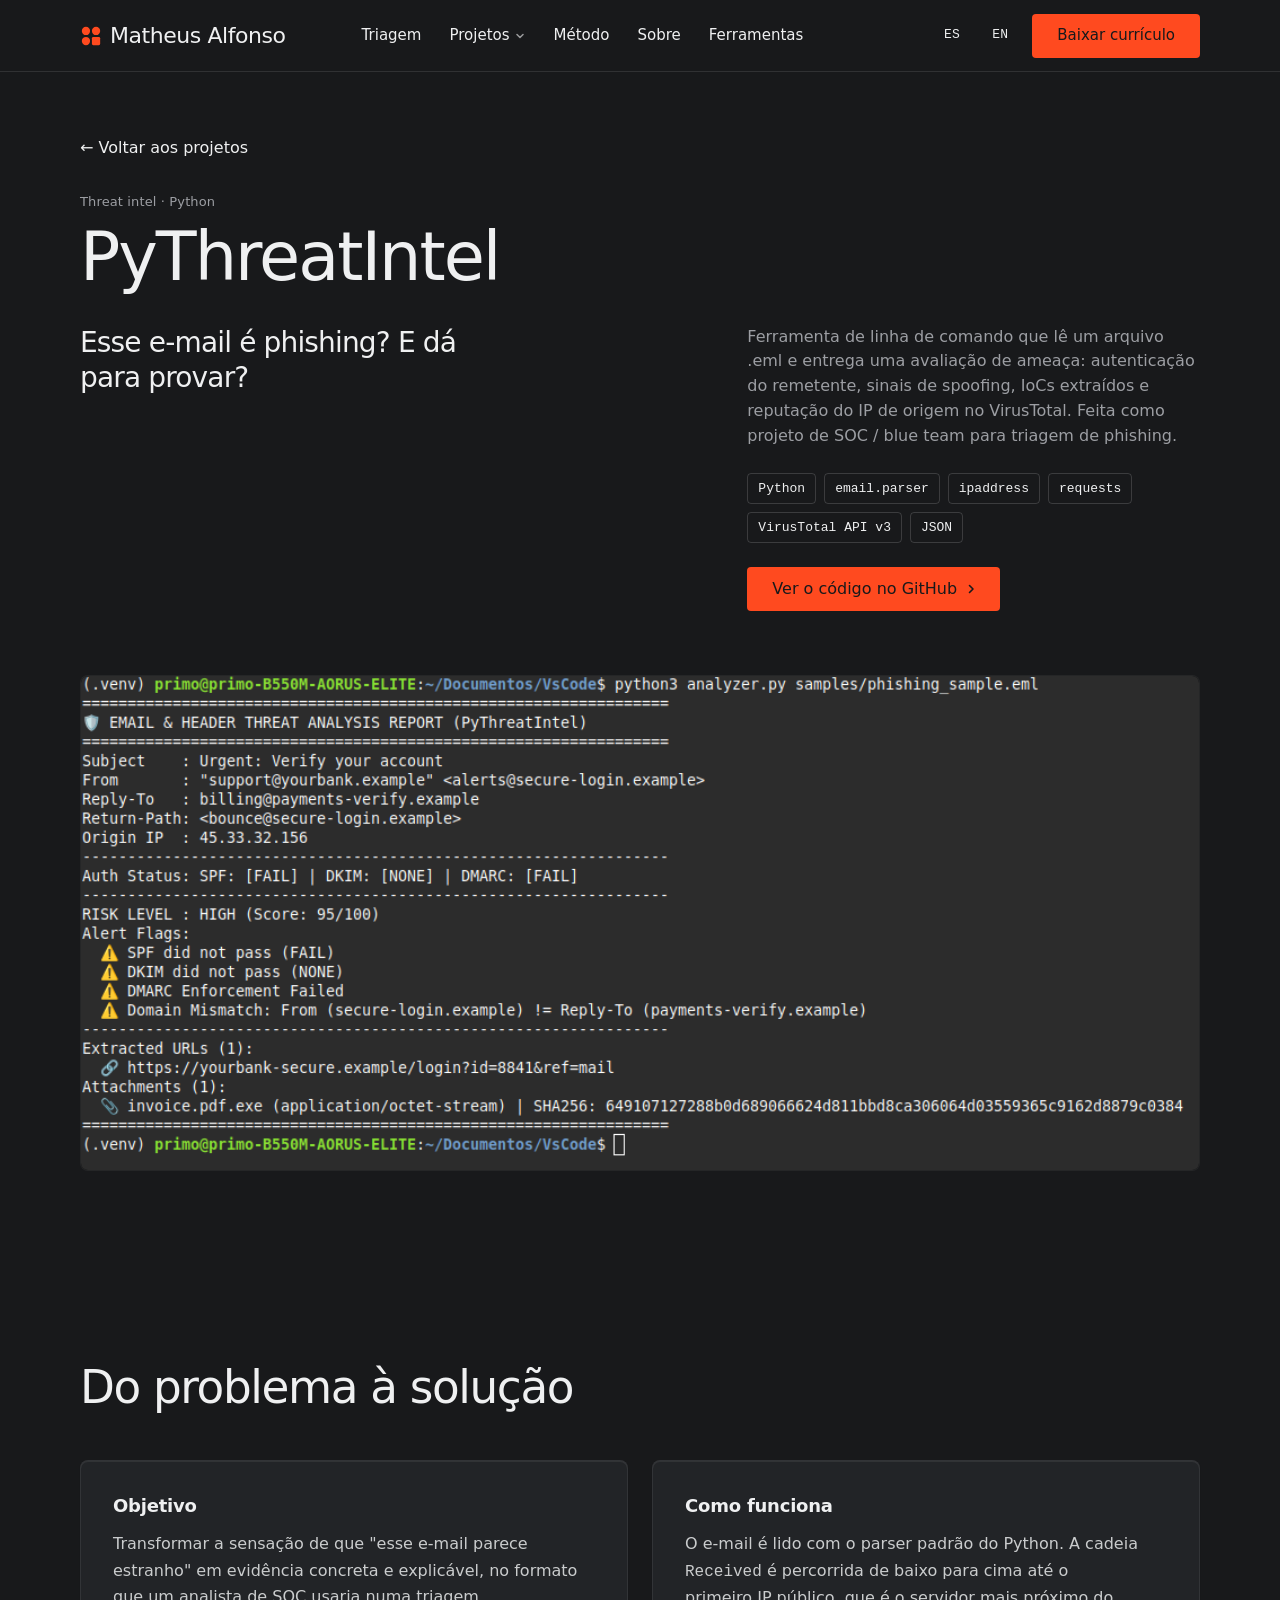
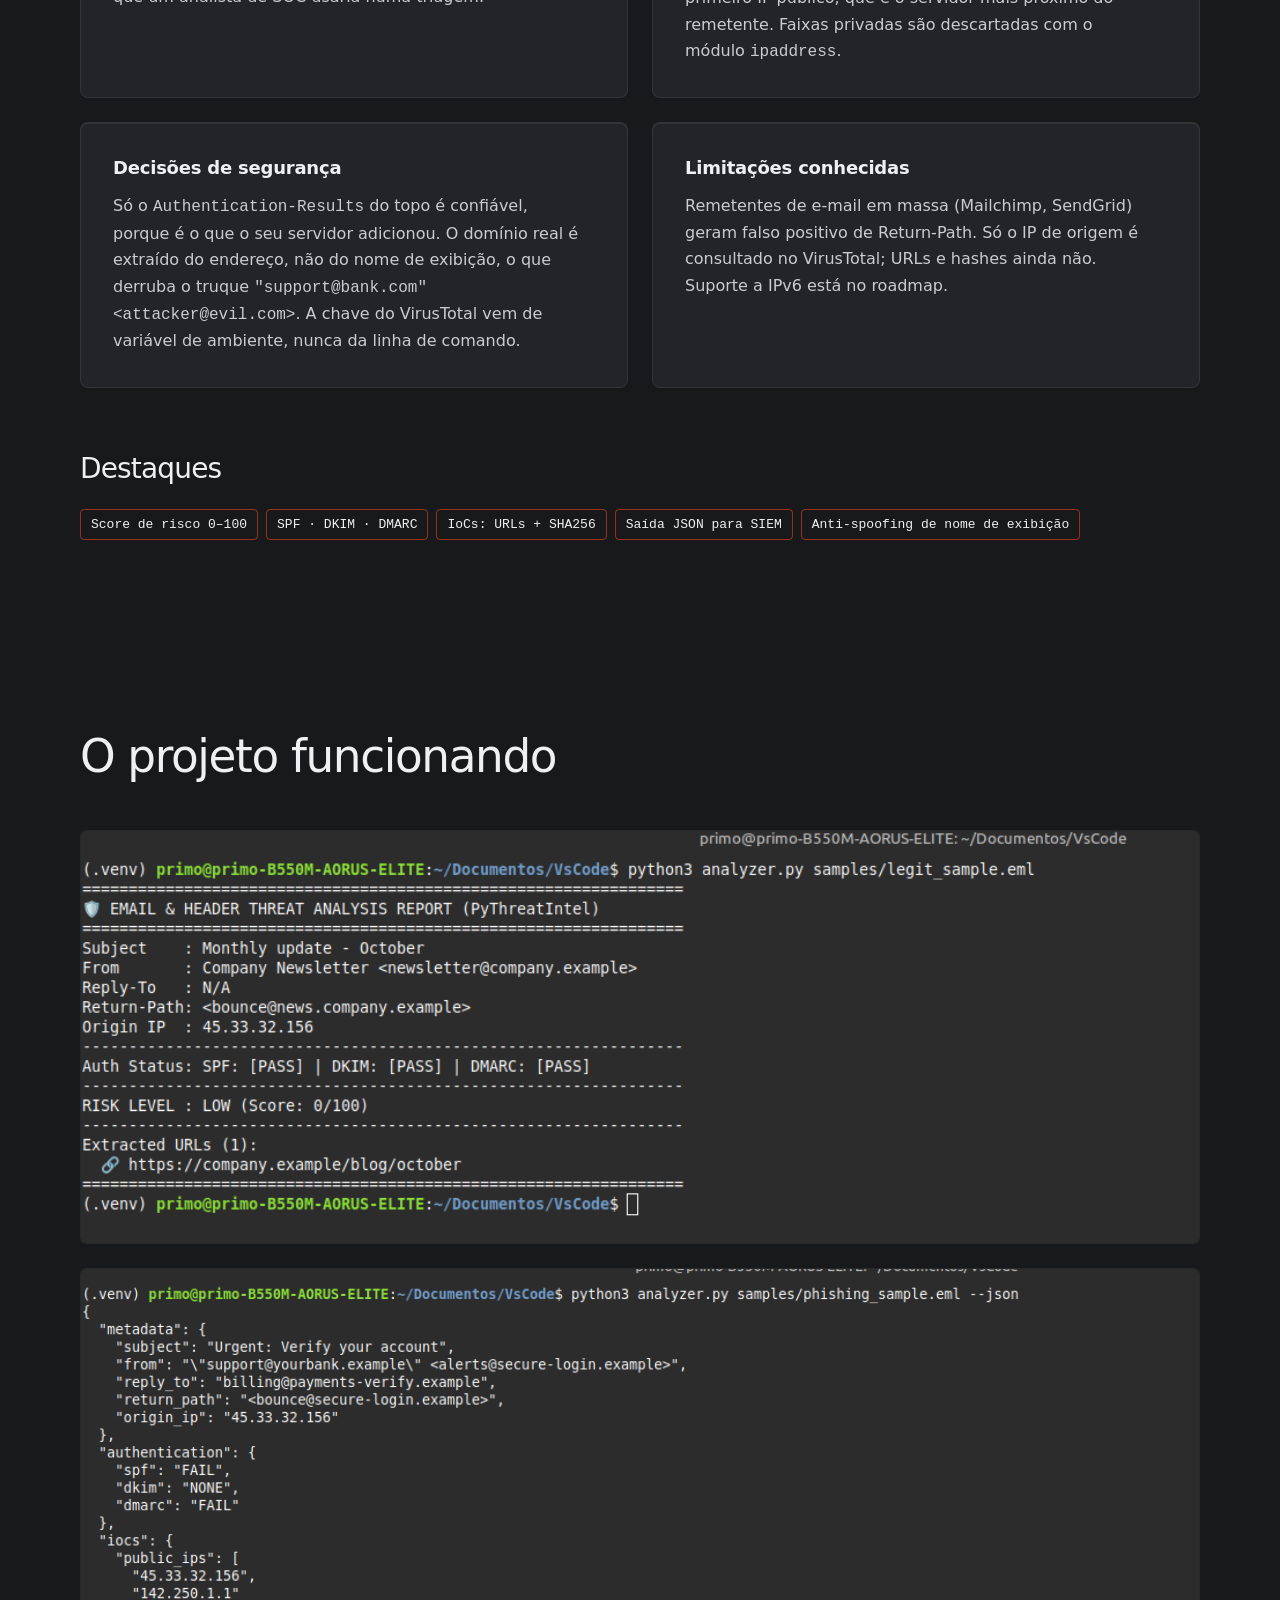
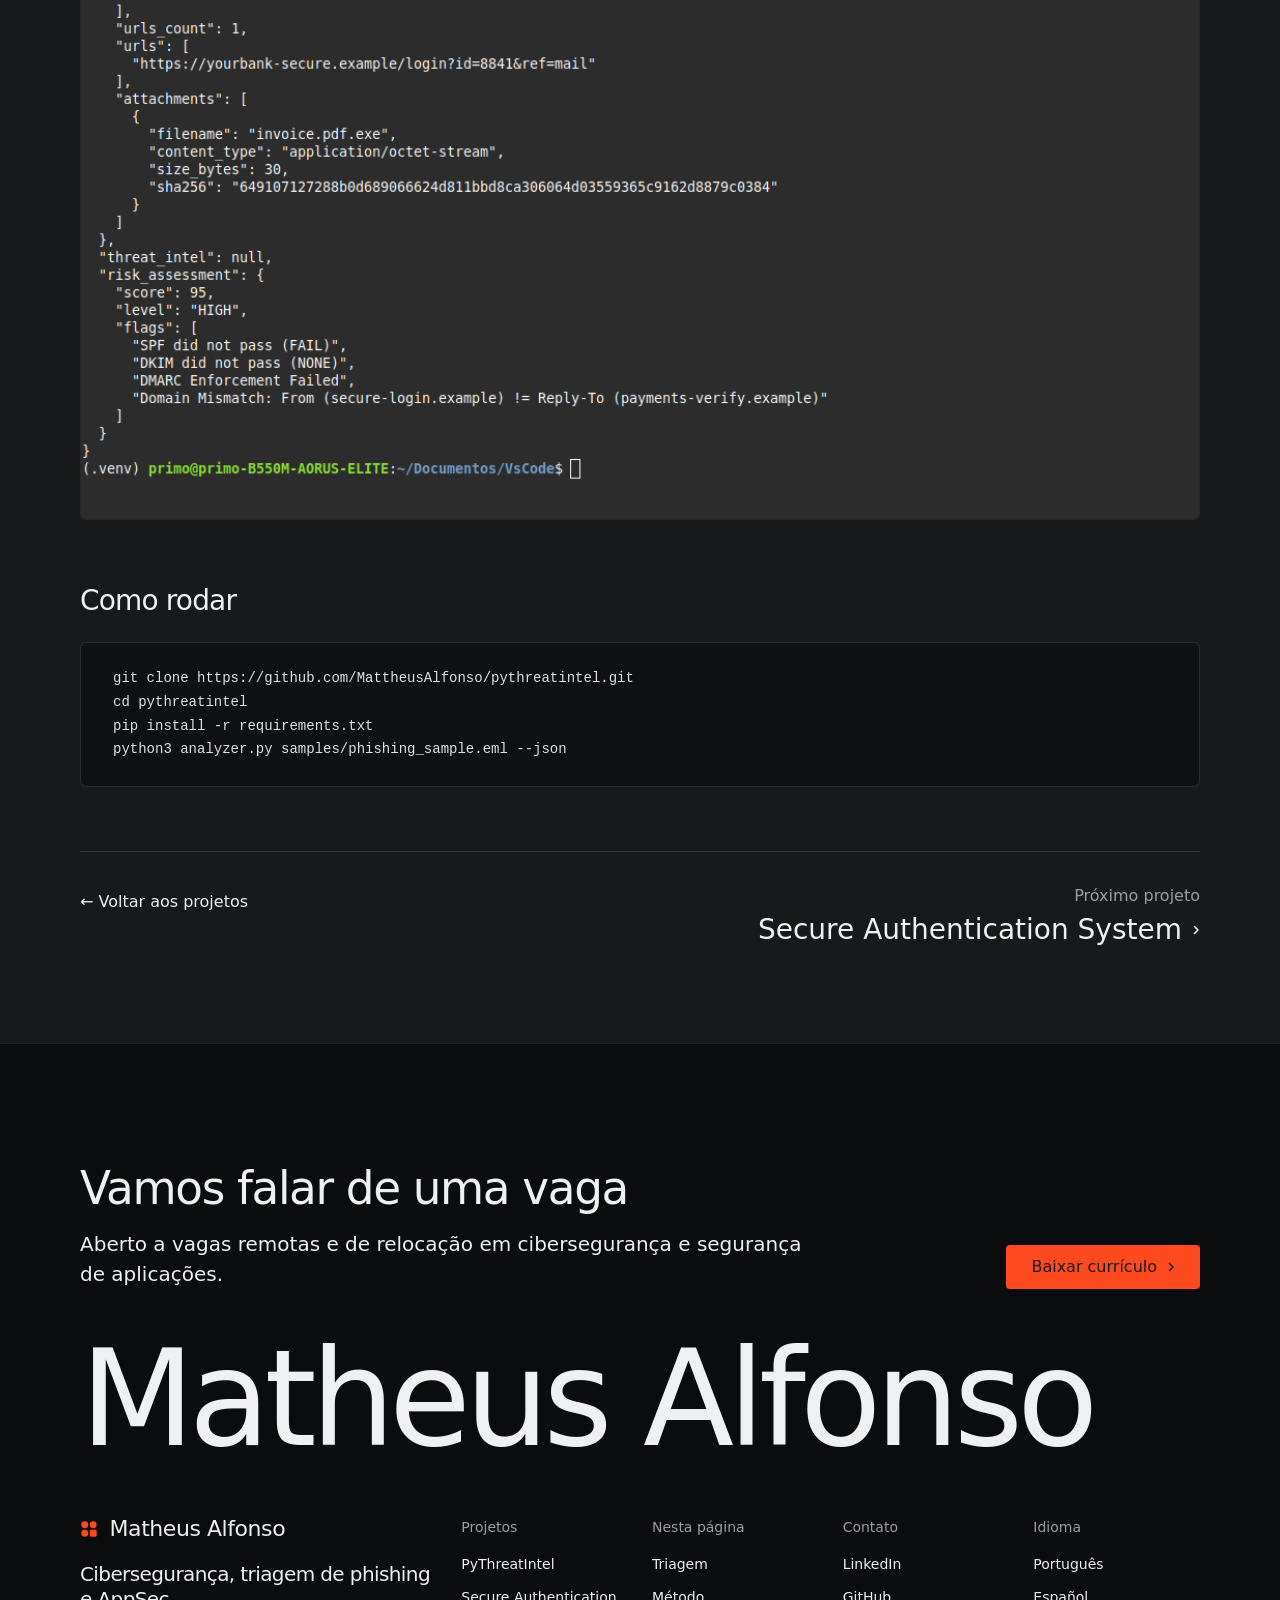
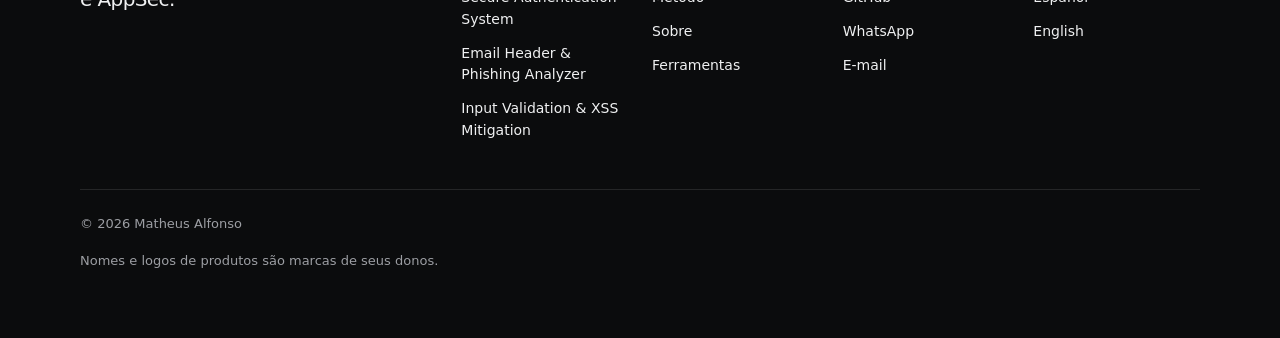
<file: projetos/pythreatintel.html>
<!doctype html>
<!-- type: software (portfólio de um analista de cibersegurança; as ferramentas dele são o produto)
     deal: hero product (o relatório do Email Header Analyzer no palco), nav-cards, close-word, footer-dark, rhythm space,
     buttons solid, mark dots, palette graphite-safety-orange, type funnel, radius sharp, ground sand,
     effect glass-fold (palco do hero, o fundo do site da 0x Labs); moments: pinned-chapters (#metodo), liquid-type (#prova) -->
<html lang="pt-BR" data-type="software" data-radius="sharp" data-ground="sand" data-buttons="solid" data-motion data-page="project">
<head>
<meta charset="utf-8">
<meta http-equiv="Content-Security-Policy" content="default-src 'none'; script-src 'self'; style-src 'self' https://fonts.googleapis.com; font-src https://fonts.gstatic.com; img-src 'self' data:; connect-src 'self'; base-uri 'none'; form-action 'none'; upgrade-insecure-requests">
<meta name="referrer" content="strict-origin-when-cross-origin">
<meta name="viewport" content="width=device-width, initial-scale=1, viewport-fit=cover">
<title>PyThreatIntel: Esse e-mail é phishing? E dá para provar?</title>
<meta name="description" content="Ferramenta de linha de comando que lê um arquivo .eml e entrega uma avaliação de ameaça: autenticação do remetente, sinais de spoofing, IoCs extraídos e reputação do IP de origem no VirusTotal. Feita como projeto de SOC / blue team para triagem de phishing.">
<link rel="canonical" href="https://mattheusalfonso.github.io/projetos/pythreatintel.html">
<link rel="alternate" hreflang="pt-BR" href="https://mattheusalfonso.github.io/projetos/pythreatintel.html">
<link rel="alternate" hreflang="es" href="https://mattheusalfonso.github.io/projetos/pythreatintel-es.html">
<link rel="alternate" hreflang="en" href="https://mattheusalfonso.github.io/projetos/pythreatintel-en.html">
<meta property="og:type" content="website">
<meta property="og:url" content="https://mattheusalfonso.github.io/projetos/pythreatintel.html">
<meta property="og:title" content="PyThreatIntel: Esse e-mail é phishing? E dá para provar?">
<meta property="og:description" content="Ferramenta de linha de comando que lê um arquivo .eml e entrega uma avaliação de ameaça: autenticação do remetente, sinais de spoofing, IoCs extraídos e reputação do IP de origem no VirusTotal. Feita como projeto de SOC / blue team para triagem de phishing.">
<meta property="og:image" content="https://mattheusalfonso.github.io/img/projetos/pythreatintel-phishing.png">
<meta property="og:locale" content="pt_BR">
<meta name="twitter:card" content="summary_large_image">
<link rel="icon" href="../favicon.svg" type="image/svg+xml">
<link rel="apple-touch-icon" href="../apple-touch-icon.png">
<meta name="theme-color" content="#18191b">
<meta name="site-kind" content="software">
<meta name="page-type" content="software">
<link rel="preconnect" href="https://fonts.googleapis.com">
<link rel="preconnect" href="https://fonts.gstatic.com" crossorigin>
<link rel="stylesheet" href="https://fonts.googleapis.com/css2?family=Funnel+Display:wght@400..700&family=Funnel+Sans:wght@400..600&family=DM+Mono:wght@400;500&display=swap">
<link rel="stylesheet" href="../assets/system.css">
<link rel="stylesheet" href="../assets/ui/cards.css">
<link rel="stylesheet" href="../assets/motion/motion.css">
<link rel="stylesheet" href="../assets/backgrounds/backgrounds.css">
<link rel="stylesheet" href="../assets/layout/layout.css">
<link rel="stylesheet" href="../assets/icons/icon.css">
<link rel="stylesheet" href="../assets/ui/base.css">
<link rel="stylesheet" href="../assets/ui/window/fragment.css">
<link rel="stylesheet" href="../assets/ui/terminal-run/fragment.css">
<link rel="stylesheet" href="../assets/diagrams/diagram.css">
<link rel="stylesheet" href="../assets/site.css">
<script src="../assets/head.js"></script>
<script src="../assets/backgrounds/backgrounds.js"></script>
<link rel="modulepreload" href="../assets/moments/moments.js">
<link rel="modulepreload" href="../assets/moments/lib.js">

</head>
<body>
<header class="nav">
  <div class="wrap nav__bar">
    <a class="skip-link" href="#top">Pular para o conteúdo</a>
    <a class="nav__logo" href="../index.html#top"><span class="mark" data-mark="dots" aria-hidden="true"></span>Matheus Alfonso</a>
    <nav class="nav__links" aria-label="Principal">
      <div class="nav__item"><a class="nav__link" href="../index.html#triagem">Triagem</a></div>
      <div class="nav__item">
        <a class="nav__link" href="../index.html#projetos">Projetos <svg class="chev" viewBox="0 0 12 12" aria-hidden="true"><path d="M3 4.5l3 3 3-3" fill="none" stroke="currentColor" stroke-width="1.5" stroke-linecap="round" stroke-linejoin="round"/></svg></a>
        <div class="nav__menu">
          <div class="wrap grid">
            <a class="menu-card span-3" href="../projetos/pythreatintel.html">
              <div class="panel"><img class="frame__img" src="../img/projetos/pythreatintel-phishing.png" alt="" width="991" height="438" loading="lazy"></div>
              <span class="t-card">PyThreatIntel</span>
              <span class="t-small muted">Classifica e-mails .eml por risco</span>
            </a>
            <a class="menu-card span-3" href="../projetos/secure-auth-system.html">
              <div class="panel"><img class="frame__img" src="../img/projetos/secure-auth.png" alt="" width="840" height="543" loading="lazy"></div>
              <span class="t-card">Secure Authentication System</span>
              <span class="t-small muted">Bloqueia força bruta e sequestro de sessão</span>
            </a>
            <a class="menu-card span-3" href="../projetos/email-header-analyzer.html">
              <div class="panel"><img class="frame__img" src="../img/projetos/email-header-analyzer.png" alt="" width="1421" height="683" loading="lazy"></div>
              <span class="t-card">Email Header &amp; Phishing Analyzer</span>
              <span class="t-small muted">Explica o risco de cada cabeçalho</span>
            </a>
            <a class="menu-card span-3" href="../projetos/input-validation-security.html">
              <div class="panel"><img class="frame__img" src="../img/projetos/input-validation.png" alt="" width="533" height="374" loading="lazy"></div>
              <span class="t-card">Input Validation &amp; XSS Mitigation</span>
              <span class="t-small muted">Barra XSS com allowlist e CSP</span>
            </a>
          </div>
        </div>
      </div>
      <div class="nav__item"><a class="nav__link" href="../index.html#metodo">Método</a></div>
      <div class="nav__item"><a class="nav__link" href="../index.html#sobre">Sobre</a></div>
      <div class="nav__item"><a class="nav__link" href="../index.html#ferramentas">Ferramentas</a></div>
    </nav>
    <div class="nav__actions">
      <a class="nav__link nav__lang" href="pythreatintel-es.html" hreflang="es" lang="es">ES</a><a class="nav__link nav__lang" href="pythreatintel-en.html" hreflang="en" lang="en">EN</a>
      <a class="btn btn--primary" href="../cv-pt.pdf" download="CV-Matheus-Alfonso-PT.pdf">Baixar currículo</a>
    </div>
    <button class="nav__toggle" type="button" aria-expanded="false" aria-label="Menu">
      <svg width="18" height="18" viewBox="0 0 18 18" aria-hidden="true"><path d="M2 5h14M2 13h14" stroke="currentColor" stroke-width="1.6" stroke-linecap="round"/></svg>
    </button>
  </div>
</header>

<main id="top">
  <section class="section proj-hero" aria-labelledby="hero-h">
    <div class="wrap">
      <a class="proj-back" href="../index.html#projetos">← Voltar aos projetos</a>
      <p class="t-label muted">Threat intel · Python</p>
      <h1 id="hero-h">PyThreatIntel</h1>
      <div class="grid grid--top proj-hero__row">
        <p class="span-6 proj-q">Esse e-mail é phishing? E dá para provar?</p>
        <div class="span-5 start-8">
          <p class="muted">Ferramenta de linha de comando que lê um arquivo .eml e entrega uma avaliação de ameaça: autenticação do remetente, sinais de spoofing, IoCs extraídos e reputação do IP de origem no VirusTotal. Feita como projeto de SOC / blue team para triagem de phishing.</p>
          <ul class="pills"><li>Python</li><li>email.parser</li><li>ipaddress</li><li>requests</li><li>VirusTotal API v3</li><li>JSON</li></ul>
          <div class="btn-row"><a class="btn btn--primary" href="https://github.com/MattheusAlfonso/pythreatintel" target="_blank" rel="noopener noreferrer">Ver o código no GitHub<svg class="m-arrow" viewBox="0 0 12 12" aria-hidden="true"><path class="m-arrow__stem" d="M1 6h8"/><path class="m-arrow__head" d="M4.5 2.5 8 6l-3.5 3.5"/></svg></a></div>
        </div>
      </div>
      <div class="frame proj-shot"><img class="shot" src="../img/projetos/pythreatintel-phishing.png" alt="Análise do e-mail de phishing de exemplo: score 95/100, risco HIGH." width="991" height="438" fetchpriority="high"></div>
    </div>
  </section>

  <section class="section" aria-labelledby="inside-h">
    <div class="wrap">
      <div class="section-head"><h2 id="inside-h">Do problema à solução</h2></div>
      <div class="proj-blocks">
          <article class="card proj-block"><h3>Objetivo</h3><p>Transformar a sensação de que &quot;esse e-mail parece estranho&quot; em evidência concreta e explicável, no formato que um analista de SOC usaria numa triagem.</p></article>
          <article class="card proj-block"><h3>Como funciona</h3><p>O e-mail é lido com o parser padrão do Python. A cadeia <code>Received</code> é percorrida de baixo para cima até o primeiro IP público, que é o servidor mais próximo do remetente. Faixas privadas são descartadas com o módulo <code>ipaddress</code>.</p></article>
          <article class="card proj-block"><h3>Decisões de segurança</h3><p>Só o <code>Authentication-Results</code> do topo é confiável, porque é o que o seu servidor adicionou. O domínio real é extraído do endereço, não do nome de exibição, o que derruba o truque <code>&quot;support@bank.com&quot; &lt;attacker@evil.com&gt;</code>. A chave do VirusTotal vem de variável de ambiente, nunca da linha de comando.</p></article>
          <article class="card proj-block"><h3>Limitações conhecidas</h3><p>Remetentes de e-mail em massa (Mailchimp, SendGrid) geram falso positivo de Return-Path. Só o IP de origem é consultado no VirusTotal; URLs e hashes ainda não. Suporte a IPv6 está no roadmap.</p></article>
      </div>
      <h3 class="proj-sub">Destaques</h3>
      <ul class="pills pills--accent"><li>Score de risco 0–100</li><li>SPF · DKIM · DMARC</li><li>IoCs: URLs + SHA256</li><li>Saída JSON para SIEM</li><li>Anti-spoofing de nome de exibição</li></ul>
    </div>
  </section>

  <section class="section" aria-labelledby="screens-h">
    <div class="wrap">
      <div class="section-head"><h2 id="screens-h">O projeto funcionando</h2></div>
      <div class="proj-shots">
          <img class="shot" src="../img/projetos/pythreatintel-legit.png" alt="E-mail legítimo e autenticado: score 0, risco LOW." width="967" height="356" loading="lazy">
          <img class="shot" src="../img/projetos/pythreatintel-json.png" alt="Relatório completo em JSON (--json), pronto para um pipeline de SIEM." width="1079" height="821" loading="lazy">
      </div>
      <h3 class="proj-sub">Como rodar</h3>
      <pre class="code"><code>git clone https://github.com/MattheusAlfonso/pythreatintel.git
cd pythreatintel
pip install -r requirements.txt
python3 analyzer.py samples/phishing_sample.eml --json</code></pre>
      <div class="proj-nav">
        <a class="proj-back" href="../index.html#projetos">← Voltar aos projetos</a>
        <a class="proj-next" href="secure-auth-system.html"><span class="muted">Próximo projeto</span><strong>Secure Authentication System <svg class="m-arrow" viewBox="0 0 12 12" aria-hidden="true"><path class="m-arrow__stem" d="M1 6h8"/><path class="m-arrow__head" d="M4.5 2.5 8 6l-3.5 3.5"/></svg></strong></a>
      </div>
    </div>
  </section>
</main>

<footer class="footer closing footer--dark ground-inverse" id="contact" aria-labelledby="close-h">
  <div class="wrap">
    <div class="closing__cta close--word">
      <div class="section-head--split">
        <div><h2 id="close-h">Vamos falar de uma vaga</h2><p class="t-lead">Aberto a vagas remotas e de relocação em cibersegurança e segurança de aplicações.</p></div>
        <a class="btn btn--primary" href="../cv-pt.pdf" download="CV-Matheus-Alfonso-PT.pdf">Baixar currículo<svg class="m-arrow" viewBox="0 0 12 12" aria-hidden="true"><path class="m-arrow__stem" d="M1 6h8"/><path class="m-arrow__head" d="M4.5 2.5 8 6l-3.5 3.5"/></svg></a>
      </div>
      <p class="close__word" aria-hidden="true">Matheus Alfonso</p>
    </div>
    <div class="closing__links">
      <div class="grid">
        <div class="span-4 stack-4">
          <a class="nav__logo" href="../index.html#top"><span class="mark" data-mark="dots" aria-hidden="true"></span>Matheus Alfonso</a>
          <p class="footer__lede">Cibersegurança, triagem de phishing e AppSec.</p>
        </div>
        <div class="span-2 footer__col"><h3>Projetos</h3><ul><li><a href="../projetos/pythreatintel.html">PyThreatIntel</a></li><li><a href="../projetos/secure-auth-system.html">Secure Authentication System</a></li><li><a href="../projetos/email-header-analyzer.html">Email Header &amp; Phishing Analyzer</a></li><li><a href="../projetos/input-validation-security.html">Input Validation &amp; XSS Mitigation</a></li></ul></div>
        <div class="span-2 footer__col"><h3>Nesta página</h3><ul>
          <li><a href="../index.html#triagem">Triagem</a></li><li><a href="../index.html#metodo">Método</a></li>
          <li><a href="../index.html#sobre">Sobre</a></li><li><a href="../index.html#ferramentas">Ferramentas</a></li></ul></div>
        <div class="span-2 footer__col"><h3>Contato</h3><ul>
          <li><a href="https://www.linkedin.com/in/mattheusalfonso" target="_blank" rel="noopener noreferrer">LinkedIn</a></li><li><a href="https://github.com/MattheusAlfonso" target="_blank" rel="noopener noreferrer">GitHub</a></li>
          <li><a href="https://wa.me/5562920038598?text=Ol%C3%A1%20Matheus,%20vi%20seu%20portf%C3%B3lio%20de%20Ciberseguran%C3%A7a%20e%20gostaria%20de%20conversar." target="_blank" rel="noopener noreferrer">WhatsApp</a></li><li><a href="mailto:ederson.alfonso@icloud.com">E-mail</a></li></ul></div>
        <div class="span-2 footer__col"><h3>Idioma</h3><ul><li><a href="pythreatintel.html" aria-current="true">Português</a></li><li><a href="pythreatintel-es.html" hreflang="es" lang="es">Español</a></li><li><a href="pythreatintel-en.html" hreflang="en" lang="en">English</a></li></ul></div>
      </div>
      <div class="footer__legal">
        <span>&copy; 2026 Matheus Alfonso</span>
        <div class="socials"></div>
        <span class="credits">Nomes e logos de produtos são marcas de seus donos.</span>
      </div>
    </div>
  </div>
</footer>
<nav class="actionbar" aria-label="Ações rápidas">
  <a class="btn btn--primary" href="../cv-pt.pdf" download="CV-Matheus-Alfonso-PT.pdf">Baixar currículo</a>
</nav>
<script type="module" src="../assets/system.js"></script>
<script type="module" src="../assets/motion/motion.js"></script>
<script type="module" src="../assets/layout/layout.js"></script>
<script type="module" src="../assets/diagrams/mount.js"></script>
<script type="module" src="../assets/site.js"></script>
</body>
</html>
</file>
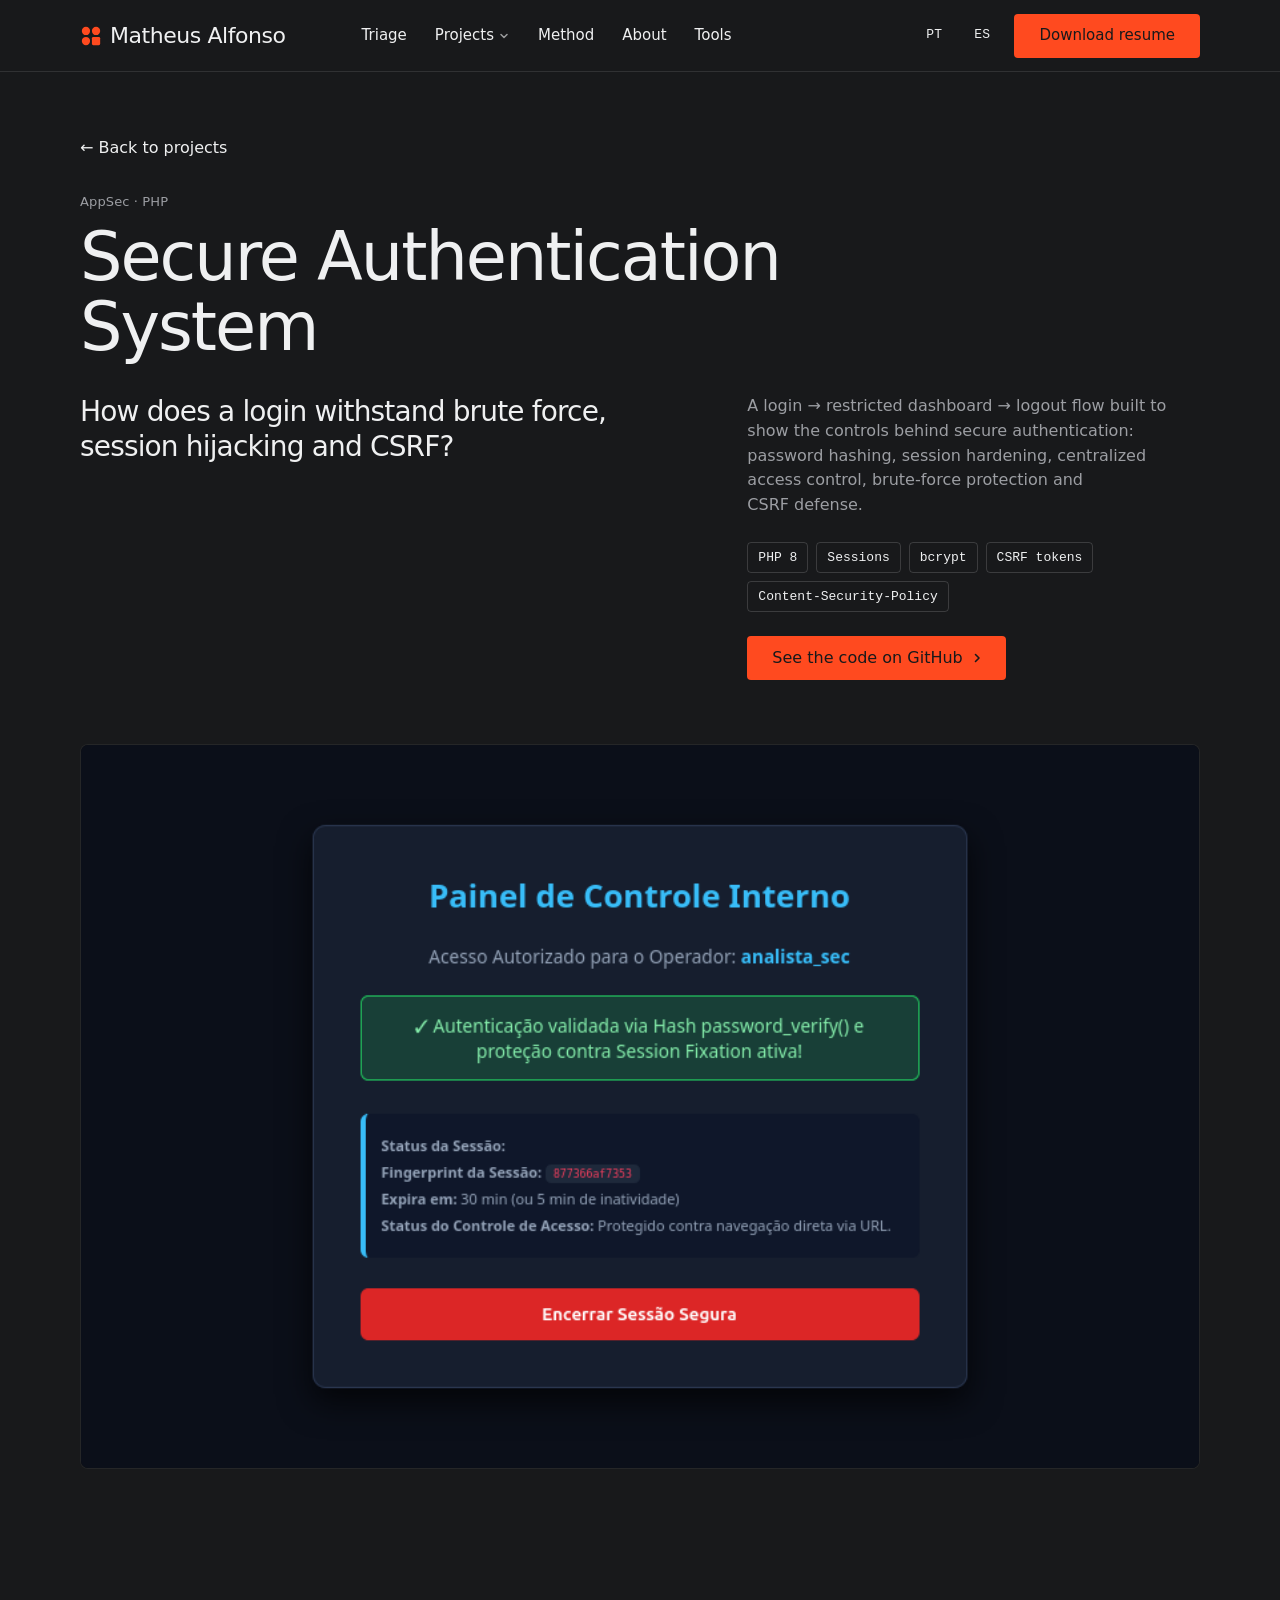
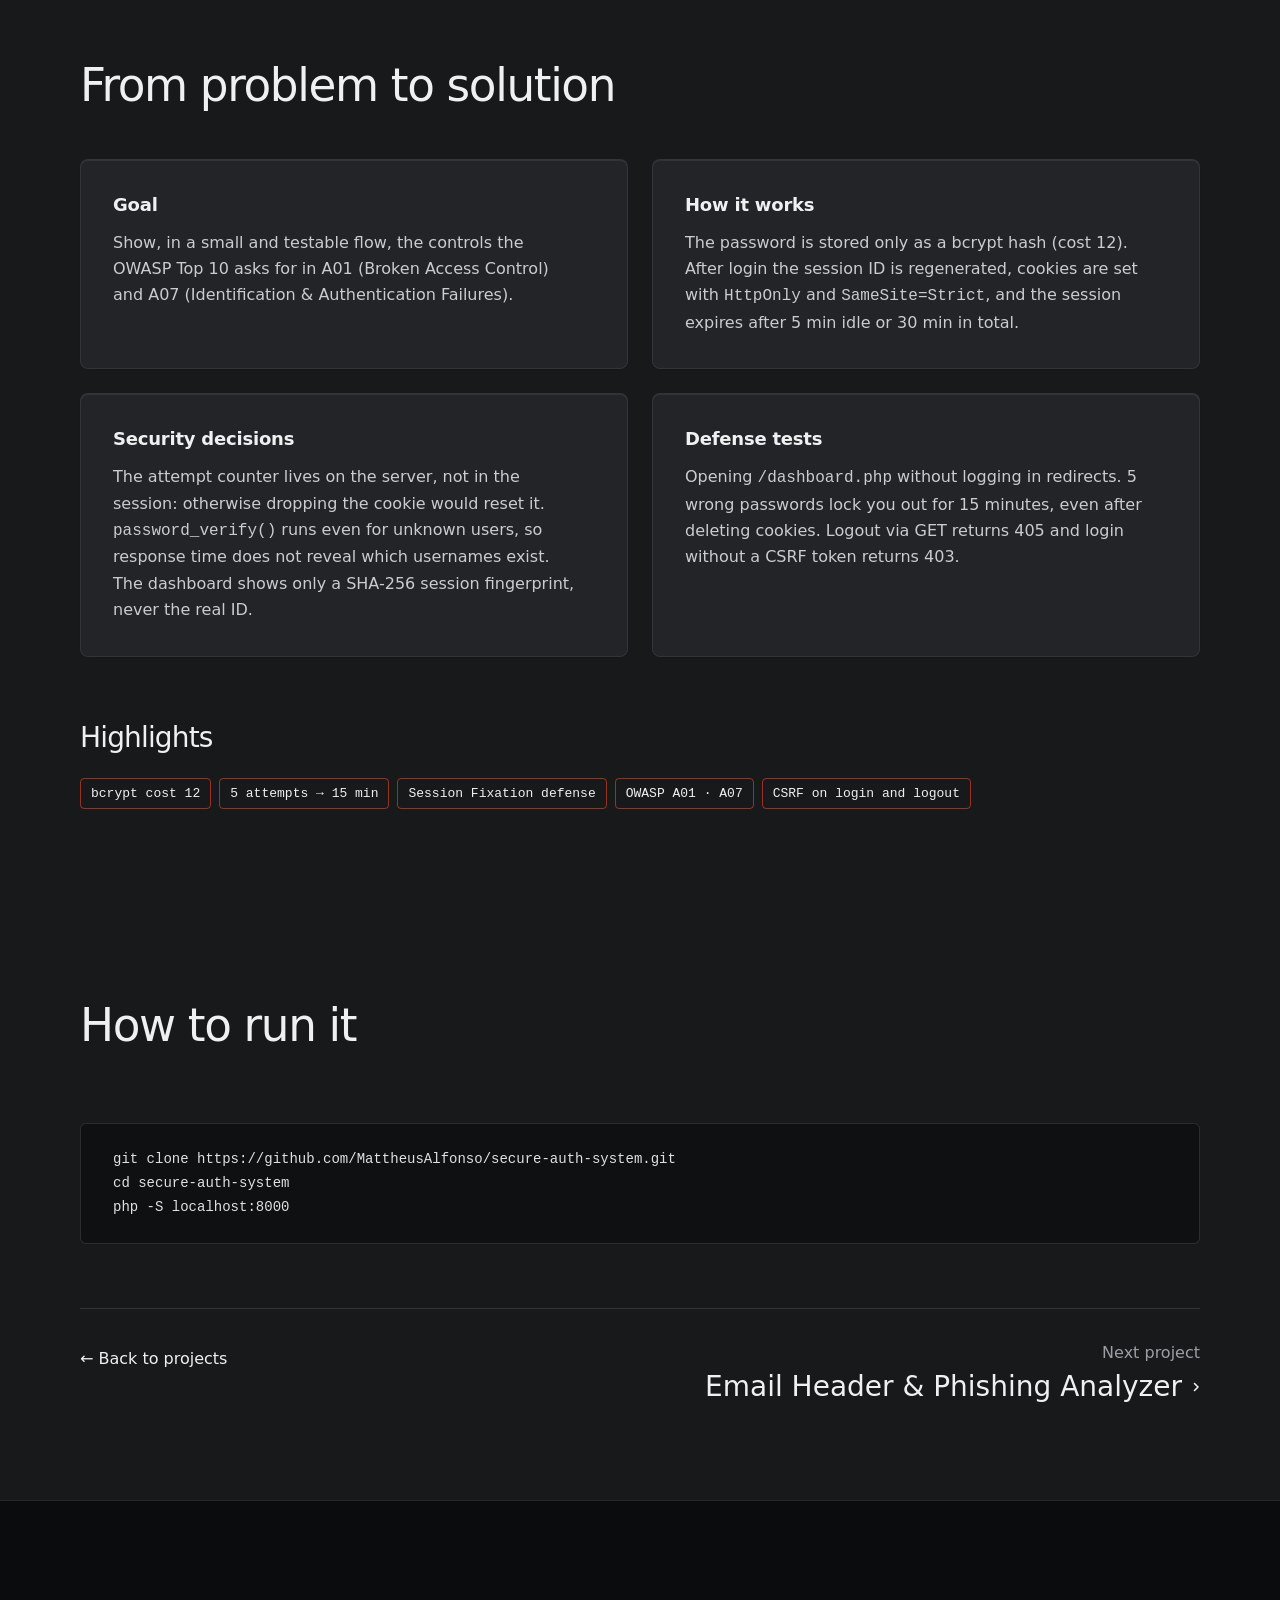
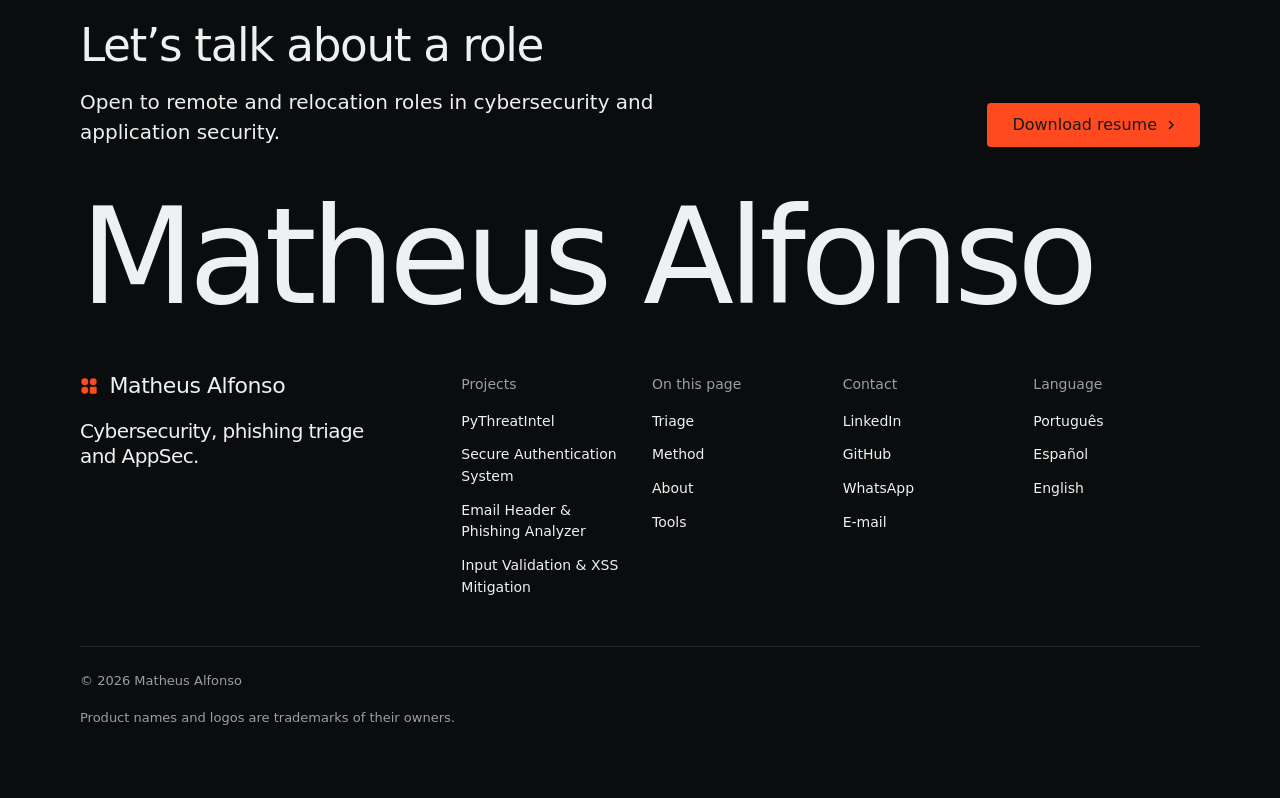
<file: projetos/secure-auth-system-en.html>
<!doctype html>
<!-- type: software (portfólio de um analista de cibersegurança; as ferramentas dele são o produto)
     deal: hero product (o relatório do Email Header Analyzer no palco), nav-cards, close-word, footer-dark, rhythm space,
     buttons solid, mark dots, palette graphite-safety-orange, type funnel, radius sharp, ground sand,
     effect glass-fold (palco do hero, o fundo do site da 0x Labs); moments: pinned-chapters (#metodo), liquid-type (#prova) -->
<html lang="en" data-type="software" data-radius="sharp" data-ground="sand" data-buttons="solid" data-motion data-page="project">
<head>
<meta charset="utf-8">
<meta http-equiv="Content-Security-Policy" content="default-src 'none'; script-src 'self'; style-src 'self' https://fonts.googleapis.com; font-src https://fonts.gstatic.com; img-src 'self' data:; connect-src 'self'; base-uri 'none'; form-action 'none'; upgrade-insecure-requests">
<meta name="referrer" content="strict-origin-when-cross-origin">
<meta name="viewport" content="width=device-width, initial-scale=1, viewport-fit=cover">
<title>Secure Authentication System: How does a login withstand brute force, session hijacking and CSRF?</title>
<meta name="description" content="A login → restricted dashboard → logout flow built to show the controls behind secure authentication: password hashing, session hardening, centralized access control, brute-force protection and CSRF defense.">
<link rel="canonical" href="https://mattheusalfonso.github.io/projetos/secure-auth-system-en.html">
<link rel="alternate" hreflang="pt-BR" href="https://mattheusalfonso.github.io/projetos/secure-auth-system.html">
<link rel="alternate" hreflang="es" href="https://mattheusalfonso.github.io/projetos/secure-auth-system-es.html">
<link rel="alternate" hreflang="en" href="https://mattheusalfonso.github.io/projetos/secure-auth-system-en.html">
<meta property="og:type" content="website">
<meta property="og:url" content="https://mattheusalfonso.github.io/projetos/secure-auth-system-en.html">
<meta property="og:title" content="Secure Authentication System: How does a login withstand brute force, session hijacking and CSRF?">
<meta property="og:description" content="A login → restricted dashboard → logout flow built to show the controls behind secure authentication: password hashing, session hardening, centralized access control, brute-force protection and CSRF defense.">
<meta property="og:image" content="https://mattheusalfonso.github.io/img/projetos/secure-auth.png">
<meta property="og:locale" content="en_US">
<meta name="twitter:card" content="summary_large_image">
<link rel="icon" href="../favicon.svg" type="image/svg+xml">
<link rel="apple-touch-icon" href="../apple-touch-icon.png">
<meta name="theme-color" content="#18191b">
<meta name="site-kind" content="software">
<meta name="page-type" content="software">
<link rel="preconnect" href="https://fonts.googleapis.com">
<link rel="preconnect" href="https://fonts.gstatic.com" crossorigin>
<link rel="stylesheet" href="https://fonts.googleapis.com/css2?family=Funnel+Display:wght@400..700&family=Funnel+Sans:wght@400..600&family=DM+Mono:wght@400;500&display=swap">
<link rel="stylesheet" href="../assets/system.css">
<link rel="stylesheet" href="../assets/ui/cards.css">
<link rel="stylesheet" href="../assets/motion/motion.css">
<link rel="stylesheet" href="../assets/backgrounds/backgrounds.css">
<link rel="stylesheet" href="../assets/layout/layout.css">
<link rel="stylesheet" href="../assets/icons/icon.css">
<link rel="stylesheet" href="../assets/ui/base.css">
<link rel="stylesheet" href="../assets/ui/window/fragment.css">
<link rel="stylesheet" href="../assets/ui/terminal-run/fragment.css">
<link rel="stylesheet" href="../assets/diagrams/diagram.css">
<link rel="stylesheet" href="../assets/site.css">
<script src="../assets/head.js"></script>
<script src="../assets/backgrounds/backgrounds.js"></script>
<link rel="modulepreload" href="../assets/moments/moments.js">
<link rel="modulepreload" href="../assets/moments/lib.js">

</head>
<body>
<header class="nav">
  <div class="wrap nav__bar">
    <a class="skip-link" href="#top">Skip to content</a>
    <a class="nav__logo" href="../en.html#top"><span class="mark" data-mark="dots" aria-hidden="true"></span>Matheus Alfonso</a>
    <nav class="nav__links" aria-label="Main">
      <div class="nav__item"><a class="nav__link" href="../en.html#triagem">Triage</a></div>
      <div class="nav__item">
        <a class="nav__link" href="../en.html#projetos">Projects <svg class="chev" viewBox="0 0 12 12" aria-hidden="true"><path d="M3 4.5l3 3 3-3" fill="none" stroke="currentColor" stroke-width="1.5" stroke-linecap="round" stroke-linejoin="round"/></svg></a>
        <div class="nav__menu">
          <div class="wrap grid">
            <a class="menu-card span-3" href="../projetos/pythreatintel-en.html">
              <div class="panel"><img class="frame__img" src="../img/projetos/pythreatintel-phishing.png" alt="" width="991" height="438" loading="lazy"></div>
              <span class="t-card">PyThreatIntel</span>
              <span class="t-small muted">Scores .eml files by risk</span>
            </a>
            <a class="menu-card span-3" href="../projetos/secure-auth-system-en.html">
              <div class="panel"><img class="frame__img" src="../img/projetos/secure-auth.png" alt="" width="840" height="543" loading="lazy"></div>
              <span class="t-card">Secure Authentication System</span>
              <span class="t-small muted">Stops brute force and session hijacking</span>
            </a>
            <a class="menu-card span-3" href="../projetos/email-header-analyzer-en.html">
              <div class="panel"><img class="frame__img" src="../img/projetos/email-header-analyzer.png" alt="" width="1421" height="683" loading="lazy"></div>
              <span class="t-card">Email Header &amp; Phishing Analyzer</span>
              <span class="t-small muted">Explains the risk in every header</span>
            </a>
            <a class="menu-card span-3" href="../projetos/input-validation-security-en.html">
              <div class="panel"><img class="frame__img" src="../img/projetos/input-validation.png" alt="" width="533" height="374" loading="lazy"></div>
              <span class="t-card">Input Validation &amp; XSS Mitigation</span>
              <span class="t-small muted">Blocks XSS with an allowlist and CSP</span>
            </a>
          </div>
        </div>
      </div>
      <div class="nav__item"><a class="nav__link" href="../en.html#metodo">Method</a></div>
      <div class="nav__item"><a class="nav__link" href="../en.html#sobre">About</a></div>
      <div class="nav__item"><a class="nav__link" href="../en.html#ferramentas">Tools</a></div>
    </nav>
    <div class="nav__actions">
      <a class="nav__link nav__lang" href="secure-auth-system.html" hreflang="pt-BR" lang="pt-BR">PT</a><a class="nav__link nav__lang" href="secure-auth-system-es.html" hreflang="es" lang="es">ES</a>
      <a class="btn btn--primary" href="../cv-en.pdf" download="CV-Matheus-Alfonso-EN.pdf">Download resume</a>
    </div>
    <button class="nav__toggle" type="button" aria-expanded="false" aria-label="Menu">
      <svg width="18" height="18" viewBox="0 0 18 18" aria-hidden="true"><path d="M2 5h14M2 13h14" stroke="currentColor" stroke-width="1.6" stroke-linecap="round"/></svg>
    </button>
  </div>
</header>

<main id="top">
  <section class="section proj-hero" aria-labelledby="hero-h">
    <div class="wrap">
      <a class="proj-back" href="../en.html#projetos">← Back to projects</a>
      <p class="t-label muted">AppSec · PHP</p>
      <h1 id="hero-h">Secure Authentication System</h1>
      <div class="grid grid--top proj-hero__row">
        <p class="span-6 proj-q">How does a login withstand brute force, session hijacking and CSRF?</p>
        <div class="span-5 start-8">
          <p class="muted">A login → restricted dashboard → logout flow built to show the controls behind secure authentication: password hashing, session hardening, centralized access control, brute-force protection and CSRF defense.</p>
          <ul class="pills"><li>PHP 8</li><li>Sessions</li><li>bcrypt</li><li>CSRF tokens</li><li>Content-Security-Policy</li></ul>
          <div class="btn-row"><a class="btn btn--primary" href="https://github.com/MattheusAlfonso/secure-auth-system" target="_blank" rel="noopener noreferrer">See the code on GitHub<svg class="m-arrow" viewBox="0 0 12 12" aria-hidden="true"><path class="m-arrow__stem" d="M1 6h8"/><path class="m-arrow__head" d="M4.5 2.5 8 6l-3.5 3.5"/></svg></a></div>
        </div>
      </div>
      <div class="frame proj-shot"><img class="shot" src="../img/projetos/secure-auth.png" alt="Restricted dashboard after login, showing a session fingerprint instead of the real ID." width="840" height="543" fetchpriority="high"></div>
    </div>
  </section>

  <section class="section" aria-labelledby="inside-h">
    <div class="wrap">
      <div class="section-head"><h2 id="inside-h">From problem to solution</h2></div>
      <div class="proj-blocks">
          <article class="card proj-block"><h3>Goal</h3><p>Show, in a small and testable flow, the controls the OWASP Top 10 asks for in A01 (Broken Access Control) and A07 (Identification &amp; Authentication Failures).</p></article>
          <article class="card proj-block"><h3>How it works</h3><p>The password is stored only as a bcrypt hash (cost 12). After login the session ID is regenerated, cookies are set with <code>HttpOnly</code> and <code>SameSite=Strict</code>, and the session expires after 5 min idle or 30 min in total.</p></article>
          <article class="card proj-block"><h3>Security decisions</h3><p>The attempt counter lives on the server, not in the session: otherwise dropping the cookie would reset it. <code>password_verify()</code> runs even for unknown users, so response time does not reveal which usernames exist. The dashboard shows only a SHA-256 session fingerprint, never the real ID.</p></article>
          <article class="card proj-block"><h3>Defense tests</h3><p>Opening <code>/dashboard.php</code> without logging in redirects. 5 wrong passwords lock you out for 15 minutes, even after deleting cookies. Logout via GET returns 405 and login without a CSRF token returns 403.</p></article>
      </div>
      <h3 class="proj-sub">Highlights</h3>
      <ul class="pills pills--accent"><li>bcrypt cost 12</li><li>5 attempts → 15 min</li><li>Session Fixation defense</li><li>OWASP A01 · A07</li><li>CSRF on login and logout</li></ul>
    </div>
  </section>

  <section class="section" aria-labelledby="screens-h">
    <div class="wrap">
      <div class="section-head"><h2 id="screens-h">How to run it</h2></div>
      
      <pre class="code"><code>git clone https://github.com/MattheusAlfonso/secure-auth-system.git
cd secure-auth-system
php -S localhost:8000</code></pre>
      <div class="proj-nav">
        <a class="proj-back" href="../en.html#projetos">← Back to projects</a>
        <a class="proj-next" href="email-header-analyzer-en.html"><span class="muted">Next project</span><strong>Email Header &amp; Phishing Analyzer <svg class="m-arrow" viewBox="0 0 12 12" aria-hidden="true"><path class="m-arrow__stem" d="M1 6h8"/><path class="m-arrow__head" d="M4.5 2.5 8 6l-3.5 3.5"/></svg></strong></a>
      </div>
    </div>
  </section>
</main>

<footer class="footer closing footer--dark ground-inverse" id="contact" aria-labelledby="close-h">
  <div class="wrap">
    <div class="closing__cta close--word">
      <div class="section-head--split">
        <div><h2 id="close-h">Let’s talk about a role</h2><p class="t-lead">Open to remote and relocation roles in cybersecurity and application security.</p></div>
        <a class="btn btn--primary" href="../cv-en.pdf" download="CV-Matheus-Alfonso-EN.pdf">Download resume<svg class="m-arrow" viewBox="0 0 12 12" aria-hidden="true"><path class="m-arrow__stem" d="M1 6h8"/><path class="m-arrow__head" d="M4.5 2.5 8 6l-3.5 3.5"/></svg></a>
      </div>
      <p class="close__word" aria-hidden="true">Matheus Alfonso</p>
    </div>
    <div class="closing__links">
      <div class="grid">
        <div class="span-4 stack-4">
          <a class="nav__logo" href="../en.html#top"><span class="mark" data-mark="dots" aria-hidden="true"></span>Matheus Alfonso</a>
          <p class="footer__lede">Cybersecurity, phishing triage and AppSec.</p>
        </div>
        <div class="span-2 footer__col"><h3>Projects</h3><ul><li><a href="../projetos/pythreatintel-en.html">PyThreatIntel</a></li><li><a href="../projetos/secure-auth-system-en.html">Secure Authentication System</a></li><li><a href="../projetos/email-header-analyzer-en.html">Email Header &amp; Phishing Analyzer</a></li><li><a href="../projetos/input-validation-security-en.html">Input Validation &amp; XSS Mitigation</a></li></ul></div>
        <div class="span-2 footer__col"><h3>On this page</h3><ul>
          <li><a href="../en.html#triagem">Triage</a></li><li><a href="../en.html#metodo">Method</a></li>
          <li><a href="../en.html#sobre">About</a></li><li><a href="../en.html#ferramentas">Tools</a></li></ul></div>
        <div class="span-2 footer__col"><h3>Contact</h3><ul>
          <li><a href="https://www.linkedin.com/in/mattheusalfonso" target="_blank" rel="noopener noreferrer">LinkedIn</a></li><li><a href="https://github.com/MattheusAlfonso" target="_blank" rel="noopener noreferrer">GitHub</a></li>
          <li><a href="https://wa.me/5562920038598?text=Hi%20Matheus,%20I%20saw%20your%20Cybersecurity%20portfolio%20and%20would%20like%20to%20talk." target="_blank" rel="noopener noreferrer">WhatsApp</a></li><li><a href="mailto:ederson.alfonso@icloud.com">E-mail</a></li></ul></div>
        <div class="span-2 footer__col"><h3>Language</h3><ul><li><a href="secure-auth-system.html" hreflang="pt-BR" lang="pt-BR">Português</a></li><li><a href="secure-auth-system-es.html" hreflang="es" lang="es">Español</a></li><li><a href="secure-auth-system-en.html" aria-current="true">English</a></li></ul></div>
      </div>
      <div class="footer__legal">
        <span>&copy; 2026 Matheus Alfonso</span>
        <div class="socials"></div>
        <span class="credits">Product names and logos are trademarks of their owners.</span>
      </div>
    </div>
  </div>
</footer>
<nav class="actionbar" aria-label="Quick actions">
  <a class="btn btn--primary" href="../cv-en.pdf" download="CV-Matheus-Alfonso-EN.pdf">Download resume</a>
</nav>
<script type="module" src="../assets/system.js"></script>
<script type="module" src="../assets/motion/motion.js"></script>
<script type="module" src="../assets/layout/layout.js"></script>
<script type="module" src="../assets/diagrams/mount.js"></script>
<script type="module" src="../assets/site.js"></script>
</body>
</html>
</file>
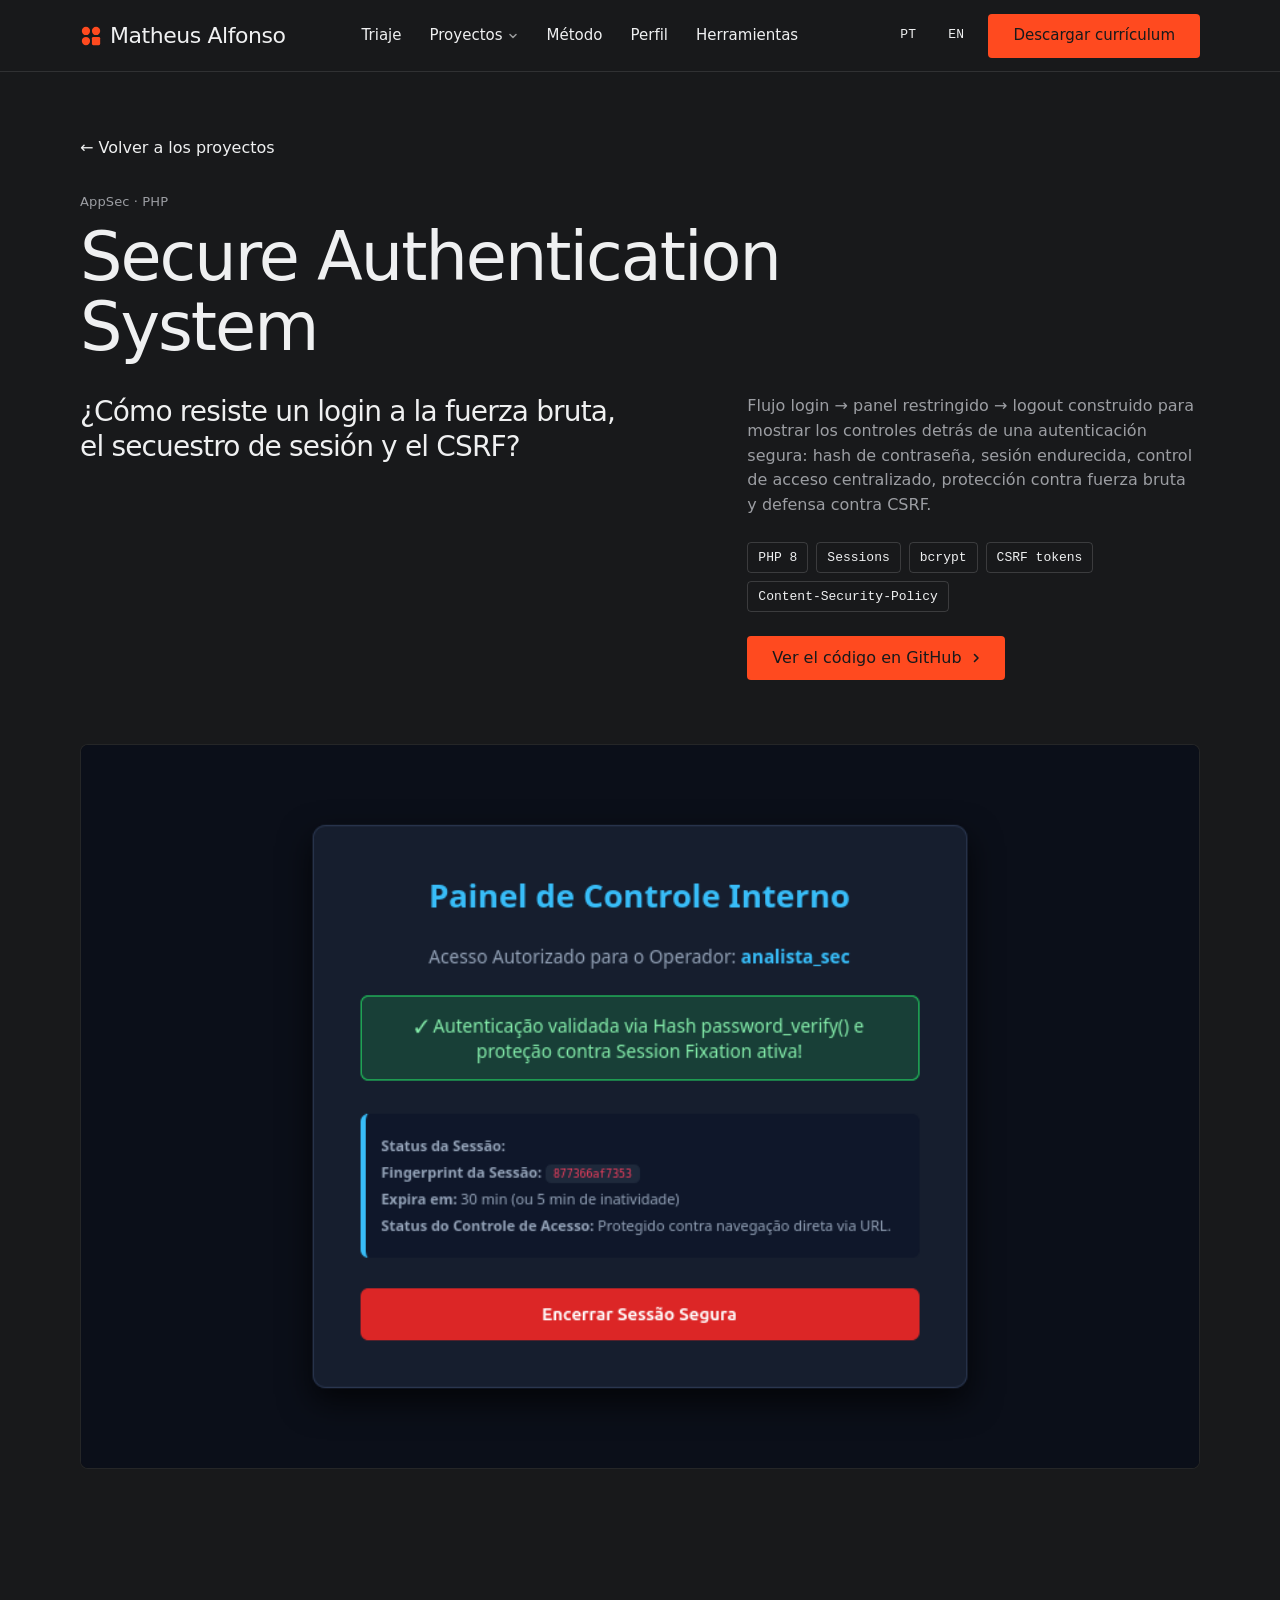
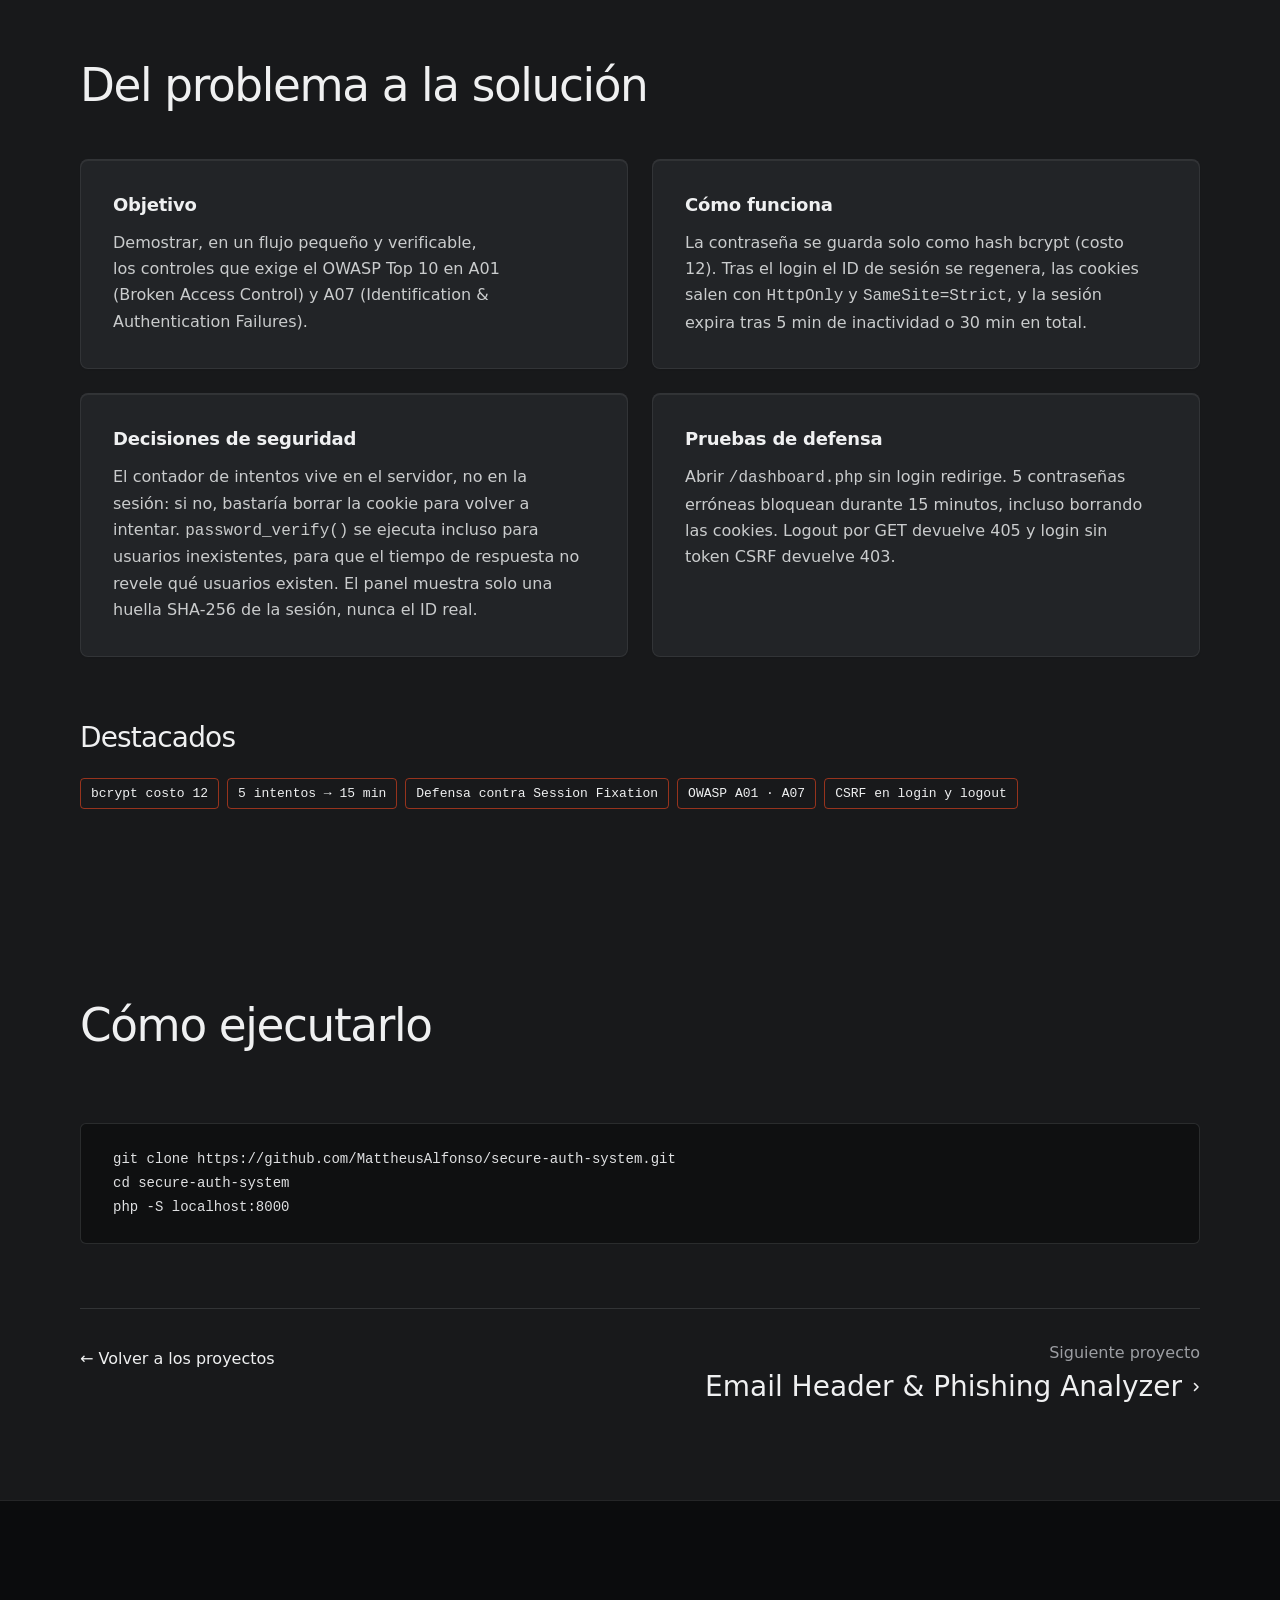
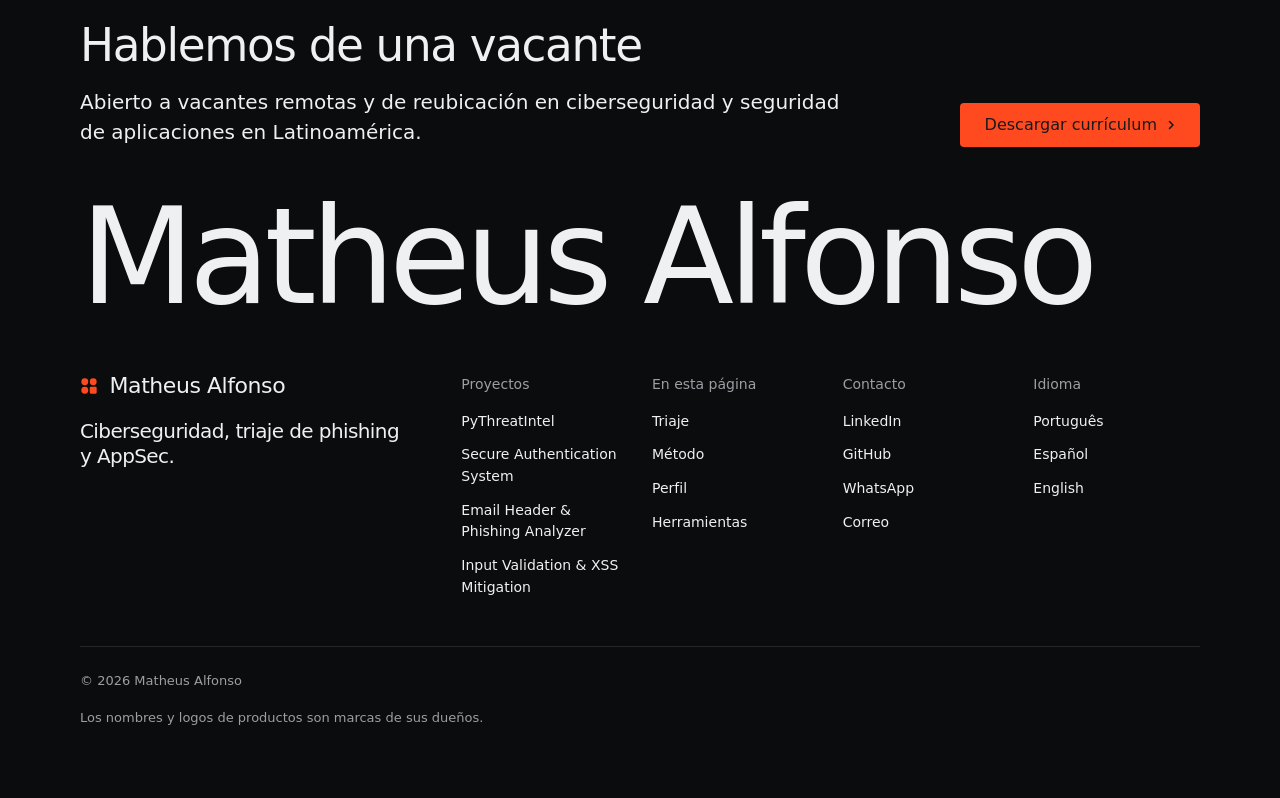
<file: projetos/secure-auth-system-es.html>
<!doctype html>
<!-- type: software (portfólio de um analista de cibersegurança; as ferramentas dele são o produto)
     deal: hero product (o relatório do Email Header Analyzer no palco), nav-cards, close-word, footer-dark, rhythm space,
     buttons solid, mark dots, palette graphite-safety-orange, type funnel, radius sharp, ground sand,
     effect glass-fold (palco do hero, o fundo do site da 0x Labs); moments: pinned-chapters (#metodo), liquid-type (#prova) -->
<html lang="es" data-type="software" data-radius="sharp" data-ground="sand" data-buttons="solid" data-motion data-page="project">
<head>
<meta charset="utf-8">
<meta http-equiv="Content-Security-Policy" content="default-src 'none'; script-src 'self'; style-src 'self' https://fonts.googleapis.com; font-src https://fonts.gstatic.com; img-src 'self' data:; connect-src 'self'; base-uri 'none'; form-action 'none'; upgrade-insecure-requests">
<meta name="referrer" content="strict-origin-when-cross-origin">
<meta name="viewport" content="width=device-width, initial-scale=1, viewport-fit=cover">
<title>Secure Authentication System: ¿Cómo resiste un login a la fuerza bruta, el secuestro de sesión y el CSRF?</title>
<meta name="description" content="Flujo login → panel restringido → logout construido para mostrar los controles detrás de una autenticación segura: hash de contraseña, sesión endurecida, control de acceso centralizado, protección contra fuerza bruta y defensa contra CSRF.">
<link rel="canonical" href="https://mattheusalfonso.github.io/projetos/secure-auth-system-es.html">
<link rel="alternate" hreflang="pt-BR" href="https://mattheusalfonso.github.io/projetos/secure-auth-system.html">
<link rel="alternate" hreflang="es" href="https://mattheusalfonso.github.io/projetos/secure-auth-system-es.html">
<link rel="alternate" hreflang="en" href="https://mattheusalfonso.github.io/projetos/secure-auth-system-en.html">
<meta property="og:type" content="website">
<meta property="og:url" content="https://mattheusalfonso.github.io/projetos/secure-auth-system-es.html">
<meta property="og:title" content="Secure Authentication System: ¿Cómo resiste un login a la fuerza bruta, el secuestro de sesión y el CSRF?">
<meta property="og:description" content="Flujo login → panel restringido → logout construido para mostrar los controles detrás de una autenticación segura: hash de contraseña, sesión endurecida, control de acceso centralizado, protección contra fuerza bruta y defensa contra CSRF.">
<meta property="og:image" content="https://mattheusalfonso.github.io/img/projetos/secure-auth.png">
<meta property="og:locale" content="es_LA">
<meta name="twitter:card" content="summary_large_image">
<link rel="icon" href="../favicon.svg" type="image/svg+xml">
<link rel="apple-touch-icon" href="../apple-touch-icon.png">
<meta name="theme-color" content="#18191b">
<meta name="site-kind" content="software">
<meta name="page-type" content="software">
<link rel="preconnect" href="https://fonts.googleapis.com">
<link rel="preconnect" href="https://fonts.gstatic.com" crossorigin>
<link rel="stylesheet" href="https://fonts.googleapis.com/css2?family=Funnel+Display:wght@400..700&family=Funnel+Sans:wght@400..600&family=DM+Mono:wght@400;500&display=swap">
<link rel="stylesheet" href="../assets/system.css">
<link rel="stylesheet" href="../assets/ui/cards.css">
<link rel="stylesheet" href="../assets/motion/motion.css">
<link rel="stylesheet" href="../assets/backgrounds/backgrounds.css">
<link rel="stylesheet" href="../assets/layout/layout.css">
<link rel="stylesheet" href="../assets/icons/icon.css">
<link rel="stylesheet" href="../assets/ui/base.css">
<link rel="stylesheet" href="../assets/ui/window/fragment.css">
<link rel="stylesheet" href="../assets/ui/terminal-run/fragment.css">
<link rel="stylesheet" href="../assets/diagrams/diagram.css">
<link rel="stylesheet" href="../assets/site.css">
<script src="../assets/head.js"></script>
<script src="../assets/backgrounds/backgrounds.js"></script>
<link rel="modulepreload" href="../assets/moments/moments.js">
<link rel="modulepreload" href="../assets/moments/lib.js">

</head>
<body>
<header class="nav">
  <div class="wrap nav__bar">
    <a class="skip-link" href="#top">Saltar al contenido</a>
    <a class="nav__logo" href="../es.html#top"><span class="mark" data-mark="dots" aria-hidden="true"></span>Matheus Alfonso</a>
    <nav class="nav__links" aria-label="Principal">
      <div class="nav__item"><a class="nav__link" href="../es.html#triagem">Triaje</a></div>
      <div class="nav__item">
        <a class="nav__link" href="../es.html#projetos">Proyectos <svg class="chev" viewBox="0 0 12 12" aria-hidden="true"><path d="M3 4.5l3 3 3-3" fill="none" stroke="currentColor" stroke-width="1.5" stroke-linecap="round" stroke-linejoin="round"/></svg></a>
        <div class="nav__menu">
          <div class="wrap grid">
            <a class="menu-card span-3" href="../projetos/pythreatintel-es.html">
              <div class="panel"><img class="frame__img" src="../img/projetos/pythreatintel-phishing.png" alt="" width="991" height="438" loading="lazy"></div>
              <span class="t-card">PyThreatIntel</span>
              <span class="t-small muted">Clasifica correos .eml por riesgo</span>
            </a>
            <a class="menu-card span-3" href="../projetos/secure-auth-system-es.html">
              <div class="panel"><img class="frame__img" src="../img/projetos/secure-auth.png" alt="" width="840" height="543" loading="lazy"></div>
              <span class="t-card">Secure Authentication System</span>
              <span class="t-small muted">Frena la fuerza bruta y el secuestro de sesión</span>
            </a>
            <a class="menu-card span-3" href="../projetos/email-header-analyzer-es.html">
              <div class="panel"><img class="frame__img" src="../img/projetos/email-header-analyzer.png" alt="" width="1421" height="683" loading="lazy"></div>
              <span class="t-card">Email Header &amp; Phishing Analyzer</span>
              <span class="t-small muted">Explica el riesgo de cada cabecera</span>
            </a>
            <a class="menu-card span-3" href="../projetos/input-validation-security-es.html">
              <div class="panel"><img class="frame__img" src="../img/projetos/input-validation.png" alt="" width="533" height="374" loading="lazy"></div>
              <span class="t-card">Input Validation &amp; XSS Mitigation</span>
              <span class="t-small muted">Frena XSS con allowlist y CSP</span>
            </a>
          </div>
        </div>
      </div>
      <div class="nav__item"><a class="nav__link" href="../es.html#metodo">Método</a></div>
      <div class="nav__item"><a class="nav__link" href="../es.html#sobre">Perfil</a></div>
      <div class="nav__item"><a class="nav__link" href="../es.html#ferramentas">Herramientas</a></div>
    </nav>
    <div class="nav__actions">
      <a class="nav__link nav__lang" href="secure-auth-system.html" hreflang="pt-BR" lang="pt-BR">PT</a><a class="nav__link nav__lang" href="secure-auth-system-en.html" hreflang="en" lang="en">EN</a>
      <a class="btn btn--primary" href="../cv-es.pdf" download="CV-Matheus-Alfonso-ES.pdf">Descargar currículum</a>
    </div>
    <button class="nav__toggle" type="button" aria-expanded="false" aria-label="Menú">
      <svg width="18" height="18" viewBox="0 0 18 18" aria-hidden="true"><path d="M2 5h14M2 13h14" stroke="currentColor" stroke-width="1.6" stroke-linecap="round"/></svg>
    </button>
  </div>
</header>

<main id="top">
  <section class="section proj-hero" aria-labelledby="hero-h">
    <div class="wrap">
      <a class="proj-back" href="../es.html#projetos">← Volver a los proyectos</a>
      <p class="t-label muted">AppSec · PHP</p>
      <h1 id="hero-h">Secure Authentication System</h1>
      <div class="grid grid--top proj-hero__row">
        <p class="span-6 proj-q">¿Cómo resiste un login a la fuerza bruta, el secuestro de sesión y el CSRF?</p>
        <div class="span-5 start-8">
          <p class="muted">Flujo login → panel restringido → logout construido para mostrar los controles detrás de una autenticación segura: hash de contraseña, sesión endurecida, control de acceso centralizado, protección contra fuerza bruta y defensa contra CSRF.</p>
          <ul class="pills"><li>PHP 8</li><li>Sessions</li><li>bcrypt</li><li>CSRF tokens</li><li>Content-Security-Policy</li></ul>
          <div class="btn-row"><a class="btn btn--primary" href="https://github.com/MattheusAlfonso/secure-auth-system" target="_blank" rel="noopener noreferrer">Ver el código en GitHub<svg class="m-arrow" viewBox="0 0 12 12" aria-hidden="true"><path class="m-arrow__stem" d="M1 6h8"/><path class="m-arrow__head" d="M4.5 2.5 8 6l-3.5 3.5"/></svg></a></div>
        </div>
      </div>
      <div class="frame proj-shot"><img class="shot" src="../img/projetos/secure-auth.png" alt="Panel restringido tras el login, con la huella de la sesión en lugar del ID real." width="840" height="543" fetchpriority="high"></div>
    </div>
  </section>

  <section class="section" aria-labelledby="inside-h">
    <div class="wrap">
      <div class="section-head"><h2 id="inside-h">Del problema a la solución</h2></div>
      <div class="proj-blocks">
          <article class="card proj-block"><h3>Objetivo</h3><p>Demostrar, en un flujo pequeño y verificable, los controles que exige el OWASP Top 10 en A01 (Broken Access Control) y A07 (Identification &amp; Authentication Failures).</p></article>
          <article class="card proj-block"><h3>Cómo funciona</h3><p>La contraseña se guarda solo como hash bcrypt (costo 12). Tras el login el ID de sesión se regenera, las cookies salen con <code>HttpOnly</code> y <code>SameSite=Strict</code>, y la sesión expira tras 5 min de inactividad o 30 min en total.</p></article>
          <article class="card proj-block"><h3>Decisiones de seguridad</h3><p>El contador de intentos vive en el servidor, no en la sesión: si no, bastaría borrar la cookie para volver a intentar. <code>password_verify()</code> se ejecuta incluso para usuarios inexistentes, para que el tiempo de respuesta no revele qué usuarios existen. El panel muestra solo una huella SHA-256 de la sesión, nunca el ID real.</p></article>
          <article class="card proj-block"><h3>Pruebas de defensa</h3><p>Abrir <code>/dashboard.php</code> sin login redirige. 5 contraseñas erróneas bloquean durante 15 minutos, incluso borrando las cookies. Logout por GET devuelve 405 y login sin token CSRF devuelve 403.</p></article>
      </div>
      <h3 class="proj-sub">Destacados</h3>
      <ul class="pills pills--accent"><li>bcrypt costo 12</li><li>5 intentos → 15 min</li><li>Defensa contra Session Fixation</li><li>OWASP A01 · A07</li><li>CSRF en login y logout</li></ul>
    </div>
  </section>

  <section class="section" aria-labelledby="screens-h">
    <div class="wrap">
      <div class="section-head"><h2 id="screens-h">Cómo ejecutarlo</h2></div>
      
      <pre class="code"><code>git clone https://github.com/MattheusAlfonso/secure-auth-system.git
cd secure-auth-system
php -S localhost:8000</code></pre>
      <div class="proj-nav">
        <a class="proj-back" href="../es.html#projetos">← Volver a los proyectos</a>
        <a class="proj-next" href="email-header-analyzer-es.html"><span class="muted">Siguiente proyecto</span><strong>Email Header &amp; Phishing Analyzer <svg class="m-arrow" viewBox="0 0 12 12" aria-hidden="true"><path class="m-arrow__stem" d="M1 6h8"/><path class="m-arrow__head" d="M4.5 2.5 8 6l-3.5 3.5"/></svg></strong></a>
      </div>
    </div>
  </section>
</main>

<footer class="footer closing footer--dark ground-inverse" id="contact" aria-labelledby="close-h">
  <div class="wrap">
    <div class="closing__cta close--word">
      <div class="section-head--split">
        <div><h2 id="close-h">Hablemos de una vacante</h2><p class="t-lead">Abierto a vacantes remotas y de reubicación en ciberseguridad y seguridad de aplicaciones en Latinoamérica.</p></div>
        <a class="btn btn--primary" href="../cv-es.pdf" download="CV-Matheus-Alfonso-ES.pdf">Descargar currículum<svg class="m-arrow" viewBox="0 0 12 12" aria-hidden="true"><path class="m-arrow__stem" d="M1 6h8"/><path class="m-arrow__head" d="M4.5 2.5 8 6l-3.5 3.5"/></svg></a>
      </div>
      <p class="close__word" aria-hidden="true">Matheus Alfonso</p>
    </div>
    <div class="closing__links">
      <div class="grid">
        <div class="span-4 stack-4">
          <a class="nav__logo" href="../es.html#top"><span class="mark" data-mark="dots" aria-hidden="true"></span>Matheus Alfonso</a>
          <p class="footer__lede">Ciberseguridad, triaje de phishing y AppSec.</p>
        </div>
        <div class="span-2 footer__col"><h3>Proyectos</h3><ul><li><a href="../projetos/pythreatintel-es.html">PyThreatIntel</a></li><li><a href="../projetos/secure-auth-system-es.html">Secure Authentication System</a></li><li><a href="../projetos/email-header-analyzer-es.html">Email Header &amp; Phishing Analyzer</a></li><li><a href="../projetos/input-validation-security-es.html">Input Validation &amp; XSS Mitigation</a></li></ul></div>
        <div class="span-2 footer__col"><h3>En esta página</h3><ul>
          <li><a href="../es.html#triagem">Triaje</a></li><li><a href="../es.html#metodo">Método</a></li>
          <li><a href="../es.html#sobre">Perfil</a></li><li><a href="../es.html#ferramentas">Herramientas</a></li></ul></div>
        <div class="span-2 footer__col"><h3>Contacto</h3><ul>
          <li><a href="https://www.linkedin.com/in/mattheusalfonso" target="_blank" rel="noopener noreferrer">LinkedIn</a></li><li><a href="https://github.com/MattheusAlfonso" target="_blank" rel="noopener noreferrer">GitHub</a></li>
          <li><a href="https://wa.me/5562920038598?text=Hola%20Matheus,%20vi%20tu%20portafolio%20de%20Ciberseguridad%20y%20me%20gustar%C3%ADa%20conversar." target="_blank" rel="noopener noreferrer">WhatsApp</a></li><li><a href="mailto:ederson.alfonso@icloud.com">Correo</a></li></ul></div>
        <div class="span-2 footer__col"><h3>Idioma</h3><ul><li><a href="secure-auth-system.html" hreflang="pt-BR" lang="pt-BR">Português</a></li><li><a href="secure-auth-system-es.html" aria-current="true">Español</a></li><li><a href="secure-auth-system-en.html" hreflang="en" lang="en">English</a></li></ul></div>
      </div>
      <div class="footer__legal">
        <span>&copy; 2026 Matheus Alfonso</span>
        <div class="socials"></div>
        <span class="credits">Los nombres y logos de productos son marcas de sus dueños.</span>
      </div>
    </div>
  </div>
</footer>
<nav class="actionbar" aria-label="Acciones rápidas">
  <a class="btn btn--primary" href="../cv-es.pdf" download="CV-Matheus-Alfonso-ES.pdf">Descargar currículum</a>
</nav>
<script type="module" src="../assets/system.js"></script>
<script type="module" src="../assets/motion/motion.js"></script>
<script type="module" src="../assets/layout/layout.js"></script>
<script type="module" src="../assets/diagrams/mount.js"></script>
<script type="module" src="../assets/site.js"></script>
</body>
</html>
</file>
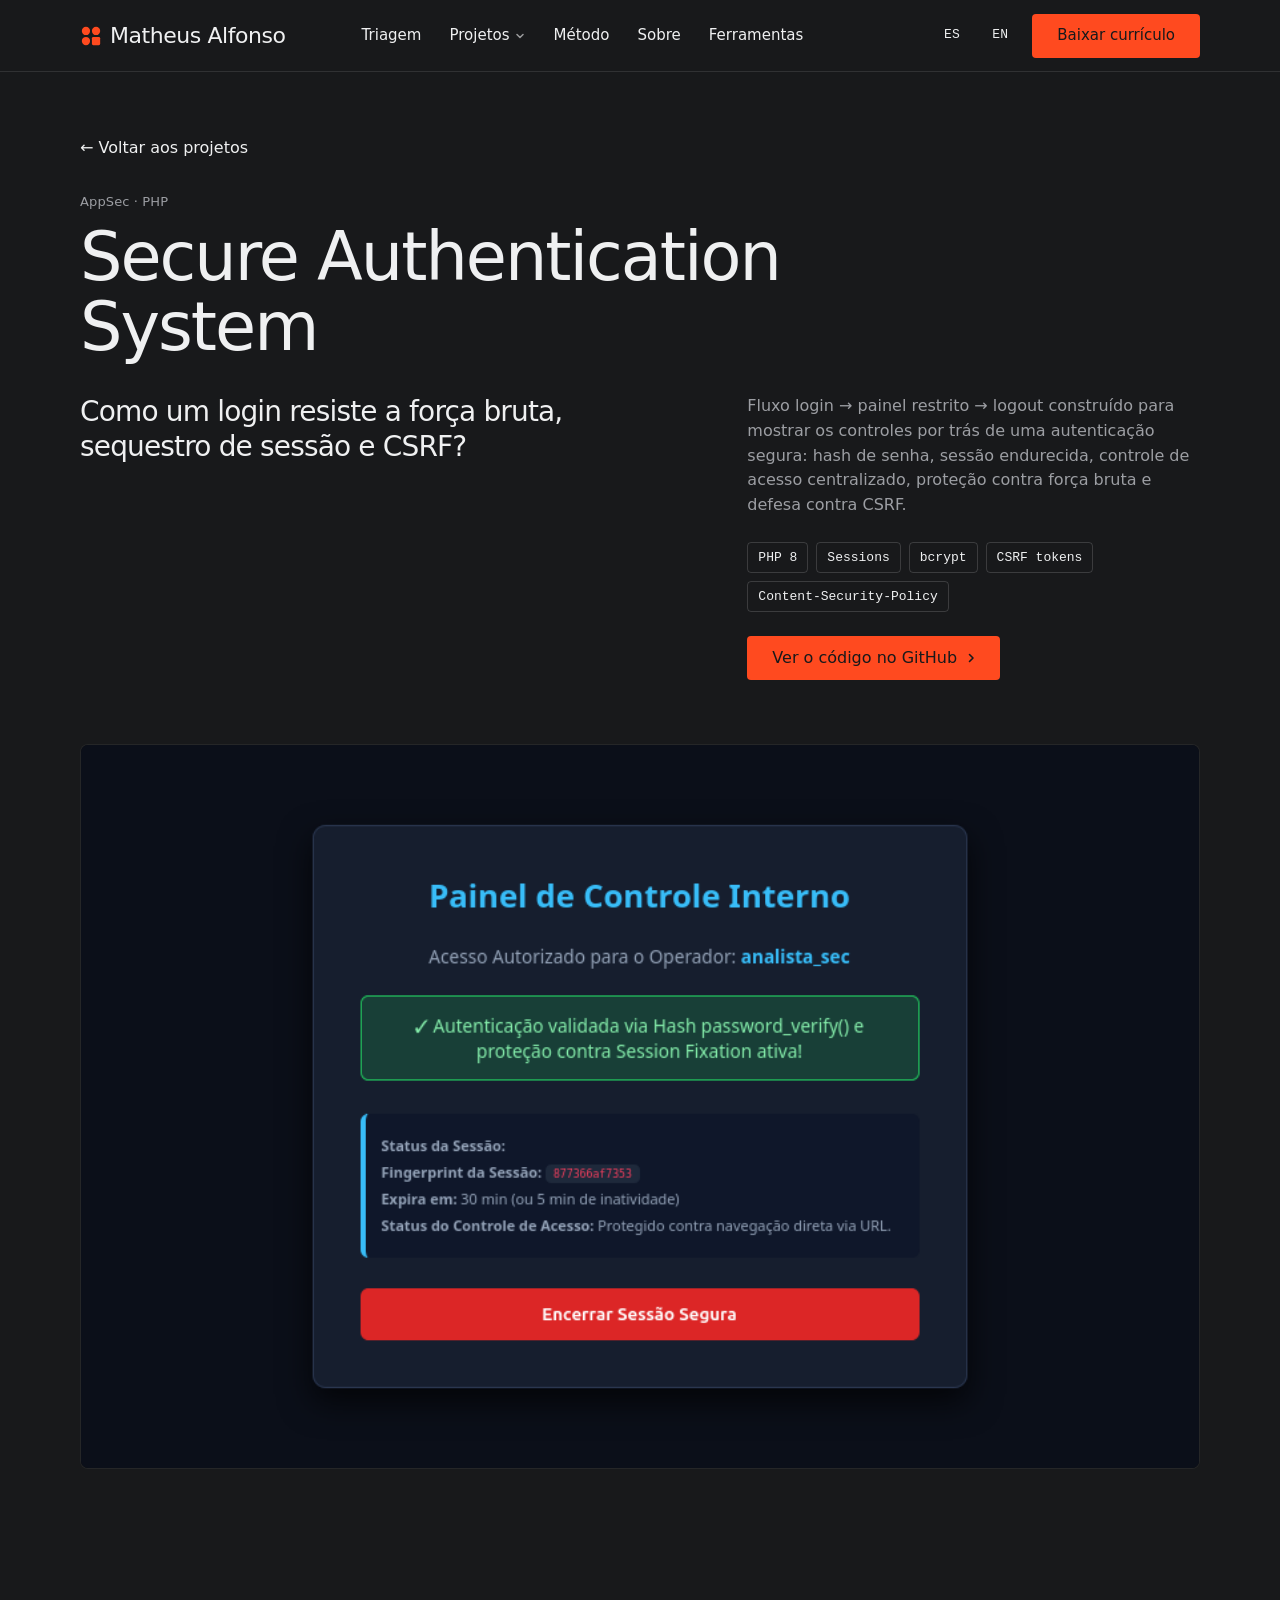
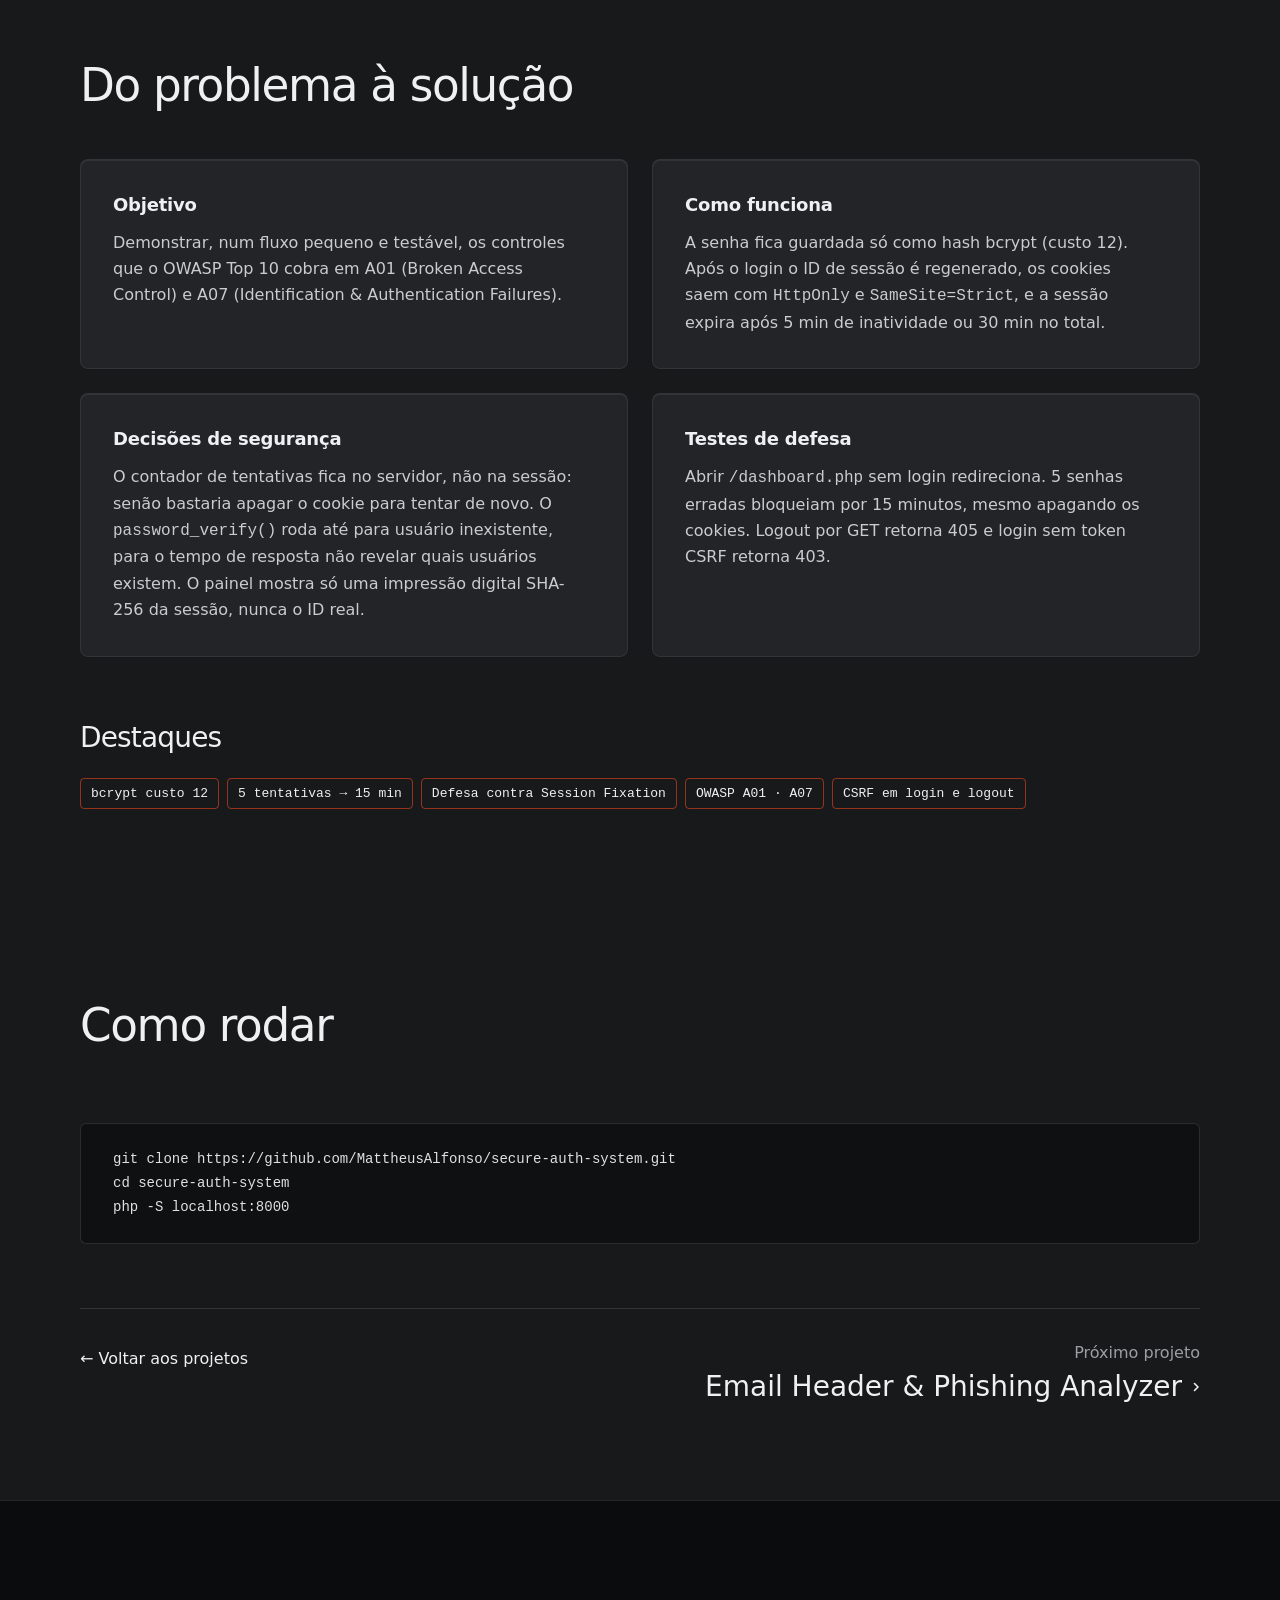
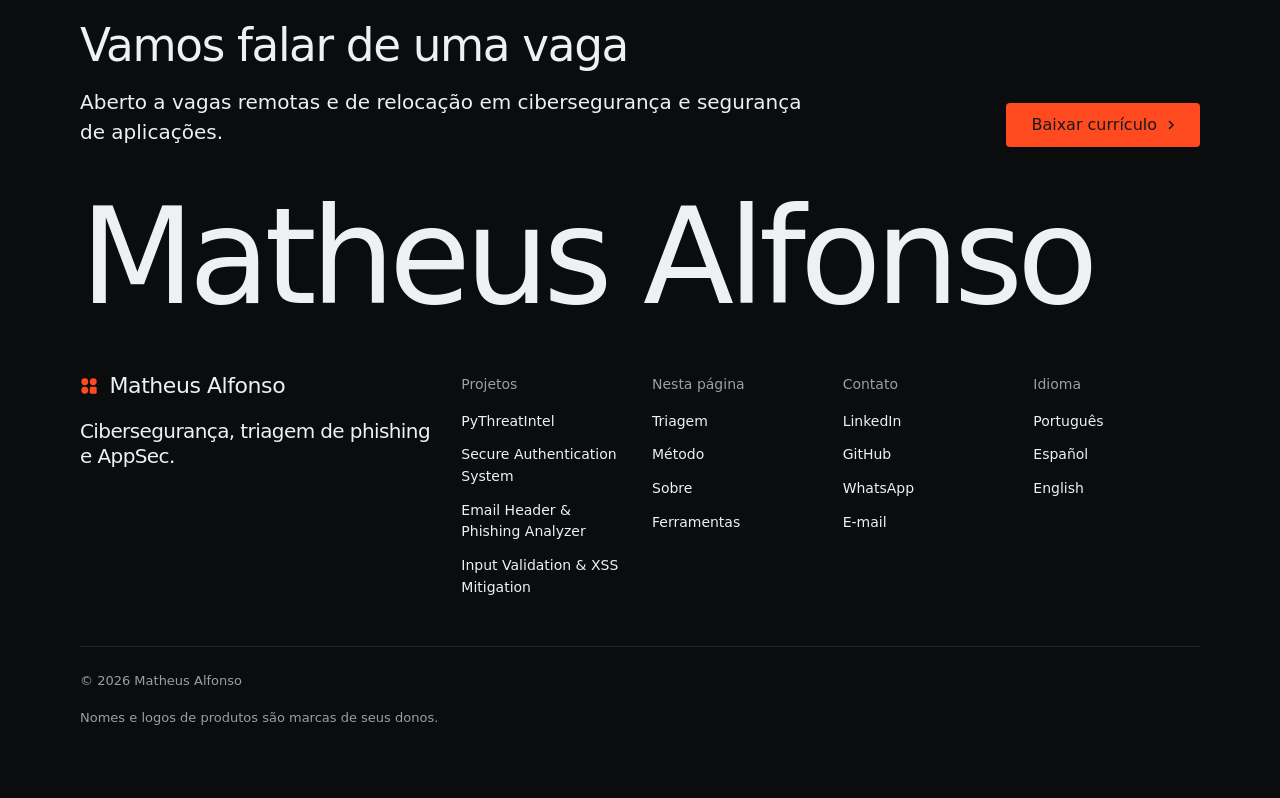
<file: projetos/secure-auth-system.html>
<!doctype html>
<!-- type: software (portfólio de um analista de cibersegurança; as ferramentas dele são o produto)
     deal: hero product (o relatório do Email Header Analyzer no palco), nav-cards, close-word, footer-dark, rhythm space,
     buttons solid, mark dots, palette graphite-safety-orange, type funnel, radius sharp, ground sand,
     effect glass-fold (palco do hero, o fundo do site da 0x Labs); moments: pinned-chapters (#metodo), liquid-type (#prova) -->
<html lang="pt-BR" data-type="software" data-radius="sharp" data-ground="sand" data-buttons="solid" data-motion data-page="project">
<head>
<meta charset="utf-8">
<meta http-equiv="Content-Security-Policy" content="default-src 'none'; script-src 'self'; style-src 'self' https://fonts.googleapis.com; font-src https://fonts.gstatic.com; img-src 'self' data:; connect-src 'self'; base-uri 'none'; form-action 'none'; upgrade-insecure-requests">
<meta name="referrer" content="strict-origin-when-cross-origin">
<meta name="viewport" content="width=device-width, initial-scale=1, viewport-fit=cover">
<title>Secure Authentication System: Como um login resiste a força bruta, sequestro de sessão e CSRF?</title>
<meta name="description" content="Fluxo login → painel restrito → logout construído para mostrar os controles por trás de uma autenticação segura: hash de senha, sessão endurecida, controle de acesso centralizado, proteção contra força bruta e defesa contra CSRF.">
<link rel="canonical" href="https://mattheusalfonso.github.io/projetos/secure-auth-system.html">
<link rel="alternate" hreflang="pt-BR" href="https://mattheusalfonso.github.io/projetos/secure-auth-system.html">
<link rel="alternate" hreflang="es" href="https://mattheusalfonso.github.io/projetos/secure-auth-system-es.html">
<link rel="alternate" hreflang="en" href="https://mattheusalfonso.github.io/projetos/secure-auth-system-en.html">
<meta property="og:type" content="website">
<meta property="og:url" content="https://mattheusalfonso.github.io/projetos/secure-auth-system.html">
<meta property="og:title" content="Secure Authentication System: Como um login resiste a força bruta, sequestro de sessão e CSRF?">
<meta property="og:description" content="Fluxo login → painel restrito → logout construído para mostrar os controles por trás de uma autenticação segura: hash de senha, sessão endurecida, controle de acesso centralizado, proteção contra força bruta e defesa contra CSRF.">
<meta property="og:image" content="https://mattheusalfonso.github.io/img/projetos/secure-auth.png">
<meta property="og:locale" content="pt_BR">
<meta name="twitter:card" content="summary_large_image">
<link rel="icon" href="../favicon.svg" type="image/svg+xml">
<link rel="apple-touch-icon" href="../apple-touch-icon.png">
<meta name="theme-color" content="#18191b">
<meta name="site-kind" content="software">
<meta name="page-type" content="software">
<link rel="preconnect" href="https://fonts.googleapis.com">
<link rel="preconnect" href="https://fonts.gstatic.com" crossorigin>
<link rel="stylesheet" href="https://fonts.googleapis.com/css2?family=Funnel+Display:wght@400..700&family=Funnel+Sans:wght@400..600&family=DM+Mono:wght@400;500&display=swap">
<link rel="stylesheet" href="../assets/system.css">
<link rel="stylesheet" href="../assets/ui/cards.css">
<link rel="stylesheet" href="../assets/motion/motion.css">
<link rel="stylesheet" href="../assets/backgrounds/backgrounds.css">
<link rel="stylesheet" href="../assets/layout/layout.css">
<link rel="stylesheet" href="../assets/icons/icon.css">
<link rel="stylesheet" href="../assets/ui/base.css">
<link rel="stylesheet" href="../assets/ui/window/fragment.css">
<link rel="stylesheet" href="../assets/ui/terminal-run/fragment.css">
<link rel="stylesheet" href="../assets/diagrams/diagram.css">
<link rel="stylesheet" href="../assets/site.css">
<script src="../assets/head.js"></script>
<script src="../assets/backgrounds/backgrounds.js"></script>
<link rel="modulepreload" href="../assets/moments/moments.js">
<link rel="modulepreload" href="../assets/moments/lib.js">

</head>
<body>
<header class="nav">
  <div class="wrap nav__bar">
    <a class="skip-link" href="#top">Pular para o conteúdo</a>
    <a class="nav__logo" href="../index.html#top"><span class="mark" data-mark="dots" aria-hidden="true"></span>Matheus Alfonso</a>
    <nav class="nav__links" aria-label="Principal">
      <div class="nav__item"><a class="nav__link" href="../index.html#triagem">Triagem</a></div>
      <div class="nav__item">
        <a class="nav__link" href="../index.html#projetos">Projetos <svg class="chev" viewBox="0 0 12 12" aria-hidden="true"><path d="M3 4.5l3 3 3-3" fill="none" stroke="currentColor" stroke-width="1.5" stroke-linecap="round" stroke-linejoin="round"/></svg></a>
        <div class="nav__menu">
          <div class="wrap grid">
            <a class="menu-card span-3" href="../projetos/pythreatintel.html">
              <div class="panel"><img class="frame__img" src="../img/projetos/pythreatintel-phishing.png" alt="" width="991" height="438" loading="lazy"></div>
              <span class="t-card">PyThreatIntel</span>
              <span class="t-small muted">Classifica e-mails .eml por risco</span>
            </a>
            <a class="menu-card span-3" href="../projetos/secure-auth-system.html">
              <div class="panel"><img class="frame__img" src="../img/projetos/secure-auth.png" alt="" width="840" height="543" loading="lazy"></div>
              <span class="t-card">Secure Authentication System</span>
              <span class="t-small muted">Bloqueia força bruta e sequestro de sessão</span>
            </a>
            <a class="menu-card span-3" href="../projetos/email-header-analyzer.html">
              <div class="panel"><img class="frame__img" src="../img/projetos/email-header-analyzer.png" alt="" width="1421" height="683" loading="lazy"></div>
              <span class="t-card">Email Header &amp; Phishing Analyzer</span>
              <span class="t-small muted">Explica o risco de cada cabeçalho</span>
            </a>
            <a class="menu-card span-3" href="../projetos/input-validation-security.html">
              <div class="panel"><img class="frame__img" src="../img/projetos/input-validation.png" alt="" width="533" height="374" loading="lazy"></div>
              <span class="t-card">Input Validation &amp; XSS Mitigation</span>
              <span class="t-small muted">Barra XSS com allowlist e CSP</span>
            </a>
          </div>
        </div>
      </div>
      <div class="nav__item"><a class="nav__link" href="../index.html#metodo">Método</a></div>
      <div class="nav__item"><a class="nav__link" href="../index.html#sobre">Sobre</a></div>
      <div class="nav__item"><a class="nav__link" href="../index.html#ferramentas">Ferramentas</a></div>
    </nav>
    <div class="nav__actions">
      <a class="nav__link nav__lang" href="secure-auth-system-es.html" hreflang="es" lang="es">ES</a><a class="nav__link nav__lang" href="secure-auth-system-en.html" hreflang="en" lang="en">EN</a>
      <a class="btn btn--primary" href="../cv-pt.pdf" download="CV-Matheus-Alfonso-PT.pdf">Baixar currículo</a>
    </div>
    <button class="nav__toggle" type="button" aria-expanded="false" aria-label="Menu">
      <svg width="18" height="18" viewBox="0 0 18 18" aria-hidden="true"><path d="M2 5h14M2 13h14" stroke="currentColor" stroke-width="1.6" stroke-linecap="round"/></svg>
    </button>
  </div>
</header>

<main id="top">
  <section class="section proj-hero" aria-labelledby="hero-h">
    <div class="wrap">
      <a class="proj-back" href="../index.html#projetos">← Voltar aos projetos</a>
      <p class="t-label muted">AppSec · PHP</p>
      <h1 id="hero-h">Secure Authentication System</h1>
      <div class="grid grid--top proj-hero__row">
        <p class="span-6 proj-q">Como um login resiste a força bruta, sequestro de sessão e CSRF?</p>
        <div class="span-5 start-8">
          <p class="muted">Fluxo login → painel restrito → logout construído para mostrar os controles por trás de uma autenticação segura: hash de senha, sessão endurecida, controle de acesso centralizado, proteção contra força bruta e defesa contra CSRF.</p>
          <ul class="pills"><li>PHP 8</li><li>Sessions</li><li>bcrypt</li><li>CSRF tokens</li><li>Content-Security-Policy</li></ul>
          <div class="btn-row"><a class="btn btn--primary" href="https://github.com/MattheusAlfonso/secure-auth-system" target="_blank" rel="noopener noreferrer">Ver o código no GitHub<svg class="m-arrow" viewBox="0 0 12 12" aria-hidden="true"><path class="m-arrow__stem" d="M1 6h8"/><path class="m-arrow__head" d="M4.5 2.5 8 6l-3.5 3.5"/></svg></a></div>
        </div>
      </div>
      <div class="frame proj-shot"><img class="shot" src="../img/projetos/secure-auth.png" alt="Painel restrito após o login, com a impressão digital da sessão no lugar do ID real." width="840" height="543" fetchpriority="high"></div>
    </div>
  </section>

  <section class="section" aria-labelledby="inside-h">
    <div class="wrap">
      <div class="section-head"><h2 id="inside-h">Do problema à solução</h2></div>
      <div class="proj-blocks">
          <article class="card proj-block"><h3>Objetivo</h3><p>Demonstrar, num fluxo pequeno e testável, os controles que o OWASP Top 10 cobra em A01 (Broken Access Control) e A07 (Identification &amp; Authentication Failures).</p></article>
          <article class="card proj-block"><h3>Como funciona</h3><p>A senha fica guardada só como hash bcrypt (custo 12). Após o login o ID de sessão é regenerado, os cookies saem com <code>HttpOnly</code> e <code>SameSite=Strict</code>, e a sessão expira após 5 min de inatividade ou 30 min no total.</p></article>
          <article class="card proj-block"><h3>Decisões de segurança</h3><p>O contador de tentativas fica no servidor, não na sessão: senão bastaria apagar o cookie para tentar de novo. O <code>password_verify()</code> roda até para usuário inexistente, para o tempo de resposta não revelar quais usuários existem. O painel mostra só uma impressão digital SHA-256 da sessão, nunca o ID real.</p></article>
          <article class="card proj-block"><h3>Testes de defesa</h3><p>Abrir <code>/dashboard.php</code> sem login redireciona. 5 senhas erradas bloqueiam por 15 minutos, mesmo apagando os cookies. Logout por GET retorna 405 e login sem token CSRF retorna 403.</p></article>
      </div>
      <h3 class="proj-sub">Destaques</h3>
      <ul class="pills pills--accent"><li>bcrypt custo 12</li><li>5 tentativas → 15 min</li><li>Defesa contra Session Fixation</li><li>OWASP A01 · A07</li><li>CSRF em login e logout</li></ul>
    </div>
  </section>

  <section class="section" aria-labelledby="screens-h">
    <div class="wrap">
      <div class="section-head"><h2 id="screens-h">Como rodar</h2></div>
      
      <pre class="code"><code>git clone https://github.com/MattheusAlfonso/secure-auth-system.git
cd secure-auth-system
php -S localhost:8000</code></pre>
      <div class="proj-nav">
        <a class="proj-back" href="../index.html#projetos">← Voltar aos projetos</a>
        <a class="proj-next" href="email-header-analyzer.html"><span class="muted">Próximo projeto</span><strong>Email Header &amp; Phishing Analyzer <svg class="m-arrow" viewBox="0 0 12 12" aria-hidden="true"><path class="m-arrow__stem" d="M1 6h8"/><path class="m-arrow__head" d="M4.5 2.5 8 6l-3.5 3.5"/></svg></strong></a>
      </div>
    </div>
  </section>
</main>

<footer class="footer closing footer--dark ground-inverse" id="contact" aria-labelledby="close-h">
  <div class="wrap">
    <div class="closing__cta close--word">
      <div class="section-head--split">
        <div><h2 id="close-h">Vamos falar de uma vaga</h2><p class="t-lead">Aberto a vagas remotas e de relocação em cibersegurança e segurança de aplicações.</p></div>
        <a class="btn btn--primary" href="../cv-pt.pdf" download="CV-Matheus-Alfonso-PT.pdf">Baixar currículo<svg class="m-arrow" viewBox="0 0 12 12" aria-hidden="true"><path class="m-arrow__stem" d="M1 6h8"/><path class="m-arrow__head" d="M4.5 2.5 8 6l-3.5 3.5"/></svg></a>
      </div>
      <p class="close__word" aria-hidden="true">Matheus Alfonso</p>
    </div>
    <div class="closing__links">
      <div class="grid">
        <div class="span-4 stack-4">
          <a class="nav__logo" href="../index.html#top"><span class="mark" data-mark="dots" aria-hidden="true"></span>Matheus Alfonso</a>
          <p class="footer__lede">Cibersegurança, triagem de phishing e AppSec.</p>
        </div>
        <div class="span-2 footer__col"><h3>Projetos</h3><ul><li><a href="../projetos/pythreatintel.html">PyThreatIntel</a></li><li><a href="../projetos/secure-auth-system.html">Secure Authentication System</a></li><li><a href="../projetos/email-header-analyzer.html">Email Header &amp; Phishing Analyzer</a></li><li><a href="../projetos/input-validation-security.html">Input Validation &amp; XSS Mitigation</a></li></ul></div>
        <div class="span-2 footer__col"><h3>Nesta página</h3><ul>
          <li><a href="../index.html#triagem">Triagem</a></li><li><a href="../index.html#metodo">Método</a></li>
          <li><a href="../index.html#sobre">Sobre</a></li><li><a href="../index.html#ferramentas">Ferramentas</a></li></ul></div>
        <div class="span-2 footer__col"><h3>Contato</h3><ul>
          <li><a href="https://www.linkedin.com/in/mattheusalfonso" target="_blank" rel="noopener noreferrer">LinkedIn</a></li><li><a href="https://github.com/MattheusAlfonso" target="_blank" rel="noopener noreferrer">GitHub</a></li>
          <li><a href="https://wa.me/5562920038598?text=Ol%C3%A1%20Matheus,%20vi%20seu%20portf%C3%B3lio%20de%20Ciberseguran%C3%A7a%20e%20gostaria%20de%20conversar." target="_blank" rel="noopener noreferrer">WhatsApp</a></li><li><a href="mailto:ederson.alfonso@icloud.com">E-mail</a></li></ul></div>
        <div class="span-2 footer__col"><h3>Idioma</h3><ul><li><a href="secure-auth-system.html" aria-current="true">Português</a></li><li><a href="secure-auth-system-es.html" hreflang="es" lang="es">Español</a></li><li><a href="secure-auth-system-en.html" hreflang="en" lang="en">English</a></li></ul></div>
      </div>
      <div class="footer__legal">
        <span>&copy; 2026 Matheus Alfonso</span>
        <div class="socials"></div>
        <span class="credits">Nomes e logos de produtos são marcas de seus donos.</span>
      </div>
    </div>
  </div>
</footer>
<nav class="actionbar" aria-label="Ações rápidas">
  <a class="btn btn--primary" href="../cv-pt.pdf" download="CV-Matheus-Alfonso-PT.pdf">Baixar currículo</a>
</nav>
<script type="module" src="../assets/system.js"></script>
<script type="module" src="../assets/motion/motion.js"></script>
<script type="module" src="../assets/layout/layout.js"></script>
<script type="module" src="../assets/diagrams/mount.js"></script>
<script type="module" src="../assets/site.js"></script>
</body>
</html>
</file>
<file: assets/system.css>
/*
  taste-skill system.css - the one system for the page. Link it first, then assets/ui/cards.css (the
  feature card, its panel and the fragment placements), then set the palette (--p-*), the fonts and
  the radius set on :root in the page (node scripts/start.mjs prints that block).
  Do not add a second grid, spacing scale, type scale, radius scale, button or card style.
*/

/* ---------------------------------------------------------------- tokens */
:root {
  /* palette (hex only; fx.js reads --bg --surface --ink --muted --accent --accent-ink) */
  --p-bg: #ffffff;
  --p-surface: #f4f4f4;
  --p-ink: #111111;
  --p-muted: #6b6b6b;
  --p-accent: #1a4be0;
  --p-accent-ink: #ffffff;
  --p-action: #1a4be0;      /* buttons, links, focus: the accent, or the ink when the accent is too pale */
  --p-action-ink: #ffffff;
  --p-inv-bg: #111111;
  --p-inv-surface: #1c1c1c;
  --p-inv-ink: #f4f4f4;
  --p-inv-muted: #a3a3a3;
  --p-inv-accent: #ffffff;
  --p-inv-accent-ink: #111111;
  --p-inv-action: #ffffff;
  --p-inv-action-ink: #111111;
  /* the lit ground behind UI and in the closing band (references/cards.md), one per page, tech pages only
     (none on kind other, which is flat): <html data-ground="sand|sky|sage|painting">. system.js gives it to every ground
     that holds UI, on light and dark pages alike; --hue on one panel changes only its accent */
  --ground-bg: #d9ccb7; --ground-surface: #e9e0d2; --ground-ink: #2a2622; --ground-muted: #5a534a; --ground-accent: #a8794a;

  /* fonts */
  --font-display: system-ui, -apple-system, "Segoe UI", sans-serif;
  --font-text: system-ui, -apple-system, "Segoe UI", sans-serif;
  --font-mono: ui-monospace, "SFMono-Regular", Menlo, Consolas, monospace;
  --display-weight: 400;    /* headlines 400; 500 on a tech page (software, gaming, hardware) */
  --display-tracking: -0.025em;

  /* the page rhythm (references/layout-v4.md): one section per screen. The header is fixed and
     --nav tall; every section is padded --padt above and --padb (plus the phone action bar, --bar)
     below, and is exactly one or two screens tall (--h: 1 or 2; --hm on a phone). The hero's words
     start --hgap under the header and its content ends --hpadb above the fold. */
  --nav: 72px;
  --padt: 120px;
  --padb: 72px;
  --hgap: 48px;
  --hpadb: 64px;
  --bar: 0px;
  /* grid: one .wrap (alias .container) for the header, every section and the footer, the same
     --gut on both sides: 1280 wide at x 80-1360 at 1440, 342 at x 24-366 at 390 */
  --container: 1280px;
  --gut: 80px;
  --pad: var(--gut);
  --gutter: 24px;

  /* spacing: 4/8 scale */
  --s-1: 4px;  --s-2: 8px;  --s-3: 12px; --s-4: 16px; --s-5: 24px;
  --s-6: 32px; --s-7: 48px; --s-8: 64px; --s-9: 96px; --s-10: 128px;
  --section: 40px;      /* only a .section outside main (the kit's demo pages); every main > section and
                           footer.closing take --padt and --padb */
  --section-band: 56px; /* the same for an older footer outside footer.closing */
  --head-gap: 48px;     /* the one heading-to-content gap, 32 on a phone (layout.css reads it as --ly-head-gap) */
  --card-pad: 16px;     /* card padding (cards.css sets its own for cards with a panel) */
  --card-gap: 16px;     /* gap between cards */

  /* type scale (the only sizes on the page) */
  --t-label: 13px;
  --t-small: 14px;
  --t-body: 16px;
  --t-lead: 18px;
  --t-card: 18px;
  --t-h3: 24px;
  /* straight lines from the phone size at 390 to the desktop size at 1440 (system.md's table) */
  --t-h2: clamp(30px, 1.72vw + 23.3px, 48px);
  --t-h1: clamp(38px, 3.24vw + 25.4px, 72px);
  /* a big number stays a step under the h2 (VI-11): 38 at 1440, 28 at 390, so it never reads as a
     section heading; a stats row and a price set their own, smaller still */
  --t-stat: clamp(28px, .952vw + 24.29px, 38px);

  /* radius: one scale (soft by default; data-radius on <html> switches it) */
  --r-sm: 8px;  --r-md: 12px; --r-lg: 20px; --r-btn: 8px;

  /* controls (fixed here; a page never adds its own) */
  --btn-h: 44px;
  --btn-h-sm: 36px;
  --nav-h: var(--nav);  /* the older name, kept for the kit's files */
  --icon: 16px;         /* small icons: socials, menu chevrons, mono brand marks */

  /* motion: the one UI ease-out (motion.css --m-ease and ui/base.css --u-ease read it; references/motion.md) */
  --ease: cubic-bezier(.2, .8, .2, 1);
  --dur: 180ms;
}
html[data-radius="sharp"] { --r-sm: 4px; --r-md: 6px;  --r-lg: 8px;  --r-btn: 4px; }
html[data-radius="soft"]  { --r-sm: 8px; --r-md: 12px; --r-lg: 20px; --r-btn: 8px; }
html[data-radius="round"] { --r-sm: 10px; --r-md: 16px; --r-lg: 24px; --r-btn: 999px; }
/* the four lit grounds (references/cards.md); sand is the default above. painting goes with
   painterly-landscape (x.ai's daylight sky over olive hills) */
html[data-ground="sky"]      { --ground-bg: #c6d3df; --ground-surface: #d6e0e9; --ground-ink: #25303a; --ground-muted: #4d5964; --ground-accent: #3f6a92; }
html[data-ground="sage"]     { --ground-bg: #cdd6c6; --ground-surface: #dce3d6; --ground-ink: #262d24; --ground-muted: #535b51; --ground-accent: #6c8e63; }
html[data-ground="painting"] { --ground-bg: #79a8d6; --ground-surface: #a6c4e2; --ground-ink: #16212c; --ground-muted: #273949; --ground-accent: #9c9b3c; }
/* cards.css takes its card and panel radii from this scale */
html[data-radius] .card { --c-r: var(--r-lg); }
html[data-radius] .panel { --p-r: var(--r-md); }

/* a phone: the header 56, the sections padded 96 / 48, the hero's words 40 under the header and its
   content ending 24 above the fold, 24 at both sides, 12 between columns */
@media (max-width: 639px) {
  :root { --nav: 56px; --padt: 96px; --padb: 48px; --hgap: 40px; --hpadb: 24px; --gut: 24px; --gutter: 12px; --card-gap: 12px; --head-gap: 32px; }
}
@media (min-width: 640px) {
  :root { --gut: 48px; --section: 48px; --section-band: 72px; --card-pad: 24px; }
}
@media (min-width: 1024px) {
  :root { --gut: 80px; --section: 56px; --section-band: 96px; --card-gap: 24px;
          --t-lead: 20px; --t-card: 20px; --t-h3: 28px; }
  /* a place (and a local service): the 1200 column at x 120-1320 */
  html[data-type="place"] { --gut: 120px; --container: 1200px; }
}
/* a place (VI-06, ST-96, PH-23): its own smaller type (h1 48/53 and 32/37, h2 32/40 and 24/30, titles
   and the sub-line 20 and 18), the Recipe 3 hero's gap under its photograph (40, 24 on a phone),
   square photographs and cards and 2px buttons, whatever data-radius and data-buttons say */
:root[data-type="place"] {
  --hgap: 40px;
  --t-h1: clamp(32px, 1.524vw + 26.06px, 48px);
  --t-h2: clamp(24px, .762vw + 21px, 32px);
  --t-h3: clamp(20px, .381vw + 18.51px, 24px);
  --r-sm: 2px; --r-md: 0px; --r-lg: 0px; --r-btn: 2px;
}
:root[data-type="place"] :is(h1, .t-h1) { line-height: 1.104; }
:root[data-type="place"] :is(h2, .t-h2) { line-height: 1.25; }
@media (max-width: 639px) {
  :root[data-type="place"] { --hgap: 24px; }
  :root[data-type="place"] :is(h1, .t-h1) { line-height: 1.156; }
}

/* ---------------------------------------------------------------- grounds (at most three) */
:root, .ground-base {
  --bg: var(--p-bg); --surface: var(--p-surface); --ink: var(--p-ink); --muted: var(--p-muted);
  --accent: var(--p-accent); --accent-ink: var(--p-accent-ink); --card: var(--p-surface);
  --action: var(--p-action); --action-ink: var(--p-action-ink);
}
.ground-surface {
  --bg: var(--p-surface); --surface: var(--p-bg); --ink: var(--p-ink); --muted: var(--p-muted);
  --accent: var(--p-accent); --accent-ink: var(--p-accent-ink); --card: var(--p-bg);
  --action: var(--p-action); --action-ink: var(--p-action-ink);
}
.ground-inverse {
  --bg: var(--p-inv-bg); --surface: var(--p-inv-surface); --ink: var(--p-inv-ink); --muted: var(--p-inv-muted);
  --accent: var(--p-inv-accent); --accent-ink: var(--p-inv-accent-ink); --card: var(--p-inv-surface);
  --action: var(--p-inv-action); --action-ink: var(--p-inv-action-ink);
}
:root, .ground-base, .ground-surface, .ground-inverse {
  --line: color-mix(in oklab, var(--ink) 11%, transparent);
  --line-strong: color-mix(in oklab, var(--ink) 20%, transparent);
  /* effects (fx.js) and UI fragments (assets/ui) take the colours of the ground they sit on */
  --fx-bg: var(--bg); --fx-surface: var(--surface); --fx-ink: var(--ink); --fx-muted: var(--muted);
  --fx-accent: var(--accent); --fx-accent-ink: var(--accent-ink);
  --ui-font: var(--font-text); --ui-mono: var(--font-mono); --ui-radius: var(--r-md);
}
.ground-base, .ground-surface, .ground-inverse { background: var(--bg); color: var(--ink); }

/* ---------------------------------------------------------------- base */
*, *::before, *::after { box-sizing: border-box; }
/* an anchor lands on the section's top (the judge's frame): the fixed header covers --nav of its --padt */
html { -webkit-text-size-adjust: 100%; scroll-padding-top: 0; scroll-behavior: auto; margin: 0; }
body {
  margin: 0; background: var(--bg); color: var(--ink);
  font: 400 var(--t-body)/1.55 var(--font-text);
  -webkit-font-smoothing: antialiased; text-rendering: optimizeLegibility; overflow-x: clip;
}
img, svg, video, canvas { display: block; max-width: 100%; }
/* hidden means hidden, also on an img the line above makes a block (a menu tab's photograph, a peek photograph) */
[hidden] { display: none !important; }
img, video { height: auto; }
a { color: inherit; text-decoration: none; }
button { font: inherit; color: inherit; }
h1, h2, h3, h4, p, ul, ol, figure, blockquote { margin: 0; }
ul, ol { padding: 0; list-style: none; }
h1, h2, h3, h4 {
  font-family: var(--font-display); font-weight: var(--display-weight);
  letter-spacing: var(--display-tracking); text-wrap: balance; overflow-wrap: break-word;
  /* a long word (a German compound at 390) breaks at a syllable with a hyphen, in the language of <html lang>;
     only words of 10 letters or more, 4 at least on each side, so a short English heading never breaks */
  hyphens: auto; -webkit-hyphens: auto; hyphenate-limit-chars: 10 4 4;
}
h1, .t-h1 { font-size: var(--t-h1); line-height: 1.04; }
h2, .t-h2 { font-size: var(--t-h2); line-height: 1.1; }
h3, .t-h3 { font-size: var(--t-h3); line-height: 1.2; }
h4, .t-card { font-family: var(--font-text); font-weight: 500; font-size: var(--t-card); line-height: 1.3; letter-spacing: -0.01em; }
p { text-wrap: pretty; }
.t-lead  { font-size: var(--t-lead); line-height: 1.5; }
.t-body  { font-size: var(--t-body); line-height: 1.55; }
.t-small { font-size: var(--t-small); line-height: 1.5; }
.t-label { font-size: var(--t-label); font-weight: 500; line-height: 1.4; letter-spacing: 0.01em; }
.t-stat  { font-family: var(--font-display); font-weight: var(--display-weight); font-size: var(--t-stat);
           line-height: 1; letter-spacing: var(--display-tracking); font-variant-numeric: tabular-nums; }
.muted { color: var(--muted); }
.mono  { font-family: var(--font-mono); }
.measure { max-width: 62ch; }
:focus-visible { outline: 2px solid var(--action); outline-offset: 2px; border-radius: 2px; }
::selection { background: color-mix(in oklab, var(--accent) 30%, transparent); }

/* ---------------------------------------------------------------- grid */
.wrap, .container { width: min(100% - 2 * var(--gut), var(--container)); margin-inline: auto; padding-inline: 0; }
.grid { display: grid; grid-template-columns: repeat(12, minmax(0, 1fr)); column-gap: var(--gutter); row-gap: var(--card-gap); }
.grid > * { min-width: 0; grid-column: 1 / -1; }
.section { padding-block: var(--section); }

/* ---------------------------------------------------------------- one section per screen
   The page is a stack of screens. Framed at scrollY = k x the screen height, a shot shows exactly one
   section: the hero alone on the first screen, every other section (and footer.closing, the close and
   the footer in one) exactly one or two screens tall, its h2 first, --padt under its top. Heights
   and padding do it: no pinning, snapping or script.
     <section class="section" id=".." style="--h: 2">     (2 screens; --hm sets a phone's count alone)
       <div class="wrap"> the h2 first, then the content </div>     (the one in-flow child)
     </section>
   A layer (a full-bleed photograph or ground behind the words) is an <img class="layer" aria-hidden="true">
   beside the .wrap. Content must fit: one screen holds 708px of content at 1440x900 (900 - 120 - 72),
   two hold 1,608 (the second screen's part starts --padt under its top with .g2). From 640 to 1279 a
   section keeps at least its screens and grows past them rather than overlap the next. */
main > :is(section, .section), footer.closing {
  position: relative; box-sizing: border-box;
  height: calc(var(--h, 1) * 100vh); height: calc(var(--h, 1) * 100svh);
  padding: var(--padt) 0 calc(var(--padb) + var(--bar));
}
main > :is(section, .section) > :is(.wrap, .container), footer.closing > .wrap { position: relative; z-index: 1; height: 100%; }
main > :is(section, .section) > :is(.wrap, .container):not(.grid) { display: flex; flex-direction: column; }
/* a .wrap that is the section's grid too (class="wrap grid"): its rows start at the top */
main > :is(section, .section) > :is(.wrap, .container).grid { align-content: start; }
/* .fill: the block that takes what the screen leaves under the heading (a photograph, a frame) */
main > :is(section, .section) > .wrap > .fill { flex: 1 1 0; min-height: 0; }
/* two screens as two groups: row 1 the h2 and the first group, row 2 the rest (no second h2), starting
   --padt under the second screen's top, so the second shot looks like any other section */
main > :is(section, .section).g2, footer.closing.g2 { --h: 2; }
main > :is(section, .section).g2 > :is(.wrap, .container), footer.closing.g2 > .wrap { display: grid; grid-template-rows: minmax(0, 1fr) minmax(0, 1fr); row-gap: calc(var(--padt) + var(--padb) + var(--bar)); }
main > :is(section, .section).g2 > :is(.wrap, .container) > *, footer.closing.g2 > .wrap > * { min-height: 0; align-self: start; }
main > :is(section, .section).g2 > :is(.wrap, .container) > :is(.group, .fill) { align-self: stretch; }
/* a group: one screen's part of a .g2 section (its h2 and first rows, or the rest) */
.group { display: flex; flex-direction: column; min-height: 0; }
/* each screen's card row runs down to that screen's foot (the cards stretch, their panels grow), so
   the second screen of a .g2 is never a short row over an empty ground; both rows end on the same line */
@media (min-width: 1024px) {
  main > :is(section, .section).g2 > .wrap > .grid:last-child,
  main > :is(section, .section).g2 > .wrap > .group > .grid:last-child { align-self: stretch; flex: 1 1 auto; min-height: 0; }
}
.group > .fill { flex: 1 1 0; min-height: 0; }
@media (min-width: 640px) and (max-width: 1279px) {
  main > :is(section, .section):not(.hero, .section--hero), footer.closing {
    height: auto; min-height: calc(var(--h, 1) * 100vh); min-height: calc(var(--h, 1) * 100svh);
  }
  /* the section is a column and its .wrap takes all of it, so a .fill (a photograph, a frame) still
     grows to the section's foot (a min-height percentage would not resolve, leaving it at its least) */
  /* :where() keeps it at no weight, so a page's own phone- or tablet-only hiding (section.desk-only { display: none }) wins */
  :where(main > :is(section, .section):not(.hero, .section--hero), footer.closing) { display: flex; flex-direction: column; }
  main > :is(section, .section):not(.hero, .section--hero) > :is(.wrap, .container), footer.closing > .wrap { flex: 1 0 auto; height: auto; min-height: 0; }
}
/* a phone: lvh (the screen with its bars hidden) for every section but the hero; --hm when stacking
   makes the content taller than the desktop count */
@media (max-width: 639px) {
  /* at least its screens, never less: content a screen cannot hold makes the section taller (the rhythm
     check then asks for --hm: 2 or less content); a fixed height would lay its last rows over the next
     section, the fault the phone shots showed most (a list under the closing heading and its button) */
  main > :is(section, .section):not(.hero, .section--hero), footer.closing {
    height: auto; min-height: calc(var(--hm, var(--h, 1)) * 100vh); min-height: calc(var(--hm, var(--h, 1)) * 100lvh);
  }
  /* one grid row at least the screens tall that grows with the .wrap's content: the .wrap is stretched to
     it, so its .fill and its two groups still share a definite height */
  /* (at no weight, as on the tablet: a page's own section.desk-only { display: none } still hides it) */
  :where(main > :is(section, .section):not(.hero, .section--hero):has(> :is(.wrap, .container)), footer.closing) {
    display: grid; grid-template-columns: minmax(0, 1fr); grid-template-rows: 1fr; grid-auto-rows: auto;
  }
  main > :is(section, .section):not(.hero, .section--hero) > :is(.wrap, .container), footer.closing > .wrap { height: auto; }
  main > :is(section, .section).g2m, footer.closing.g2m { --hm: 2; }
  main > :is(section, .section).g2m > :is(.wrap, .container), footer.closing.g2m > .wrap { display: grid; grid-template-rows: minmax(0, 1fr) minmax(0, 1fr); row-gap: calc(var(--padt) + var(--padb) + var(--bar)); }
  /* stacked in one, the two groups keep the open cards' 32px, so the first group's last panel never meets
     the next card's title */
  main > :is(section, .section).g2:not(.g2m) > :is(.wrap, .container) { display: flex; row-gap: var(--s-6); }
  /* what the two screens leave goes around the second group, so it opens below the header, not on the fold */
  main > :is(section, .section).g2:not(.g2m) > :is(.wrap, .container) > :last-child { margin-block: auto; }
  main > :is(section, .section).g2:not(.g2m) > :is(.wrap, .container) > * { align-self: stretch; }
}
/* a layer: the photograph or ground of a whole section, under its words, edge to edge */
main > :is(section, .section) > :is(img, video, canvas, picture).layer,
footer.closing > :is(img, video, canvas, picture).layer {
  position: absolute; inset: 0; z-index: 0; width: 100%; height: 100%; max-width: none; object-fit: cover; object-position: var(--pos, 50% 50%);
}
main > :is(section, .section) > picture.layer > img { width: 100%; height: 100%; object-fit: cover; }

/* the hero: exactly the first screen, the fixed header over its top. Its words start --hgap under the
   header (--photo adds a full-bleed photograph's height above them on a place); its content ends
   --hpadb above the fold, and nothing of the next section shows, at 1440, 1024, 820 and 390.
     <section class="hero hero--<type>"><div class="wrap"><div class="hero-text"> .. </div>[one strip]</div></section>
   .hero-text holds the whole composition (the words, and the picture or window beside or under them);
   one docked strip (logos, three facts) may follow it, at most 96px, desktop only. */
main > :is(.hero, .section--hero) {
  height: 100vh; height: 100svh; min-height: 0;
  padding: calc(var(--nav) + var(--photo, 0px) + var(--hgap)) 0 calc(var(--hpadb) + var(--bar));
}
:is(.hero, .section--hero) > .wrap { height: 100%; display: grid; grid-template-rows: minmax(0, 1fr) auto; row-gap: var(--s-7); }
:is(.hero, .section--hero) > .wrap > .hero-text { min-height: 0; }
/* a phone: the hero is at least the first screen and grows when a short phone (320x640) cannot hold its
   words, buttons and picture, so nothing of it lies over the next section or under the header */
@media (max-width: 639px) {
  main > :is(.hero, .section--hero) { height: auto; min-height: 100vh; min-height: 100svh; }
  main > :is(.hero, .section--hero):has(> :is(.wrap, .container)) { display: grid; grid-template-columns: minmax(0, 1fr); grid-template-rows: 1fr; grid-auto-rows: auto; }
  main > :is(.hero, .section--hero) > :is(.wrap, .container) { height: auto; }
}
:is(.hero, .section--hero) > .wrap > .hero-strip { grid-row: 2; max-height: 96px; }
@media (max-width: 639px) { :is(.hero, .section--hero) > .wrap > .hero-strip { display: none; } }
.section--hero .section-head { max-width: 860px; }
/* the starter's own hero (hero-split): the words on span-5 top-aligned, the picture on span-6 start-7
   as tall as the hero's content box (at most 716 at 1440x900); a phone stacks words, then the picture
   in what is left */
.hero-text.hero-split { height: 100%; align-items: stretch; }
.hero-split > .hero-copy { align-self: start; }
.hero-split > .hero-visual { position: relative; min-height: 0; height: 100%; }
@media (max-width: 1023px) {
  .hero-text.hero-split { display: flex; flex-direction: column; gap: var(--s-6); }
  .hero-split > .hero-visual { flex: 1 1 0; min-height: 200px; height: auto; }
}
.hero-copy > * + * { margin-top: var(--s-5); }
/* the h1 first in the words' column: its capitals start on the picture's top line, not the line box's
   (the leading above the capitals would put the words about 12px under the photograph's top) */
.hero-copy > h1:first-child { text-box: trim-start cap alphabetic; }
.hero-copy > .btn-row { margin-top: var(--s-6); }
/* three short facts at the foot of the words' column, on the picture's bottom line (no dead space
   under the buttons): <dl class="hero-facts"><div><dt>..</dt><dd>..</dd></div> x3</dl> */
@media (min-width: 1024px) {
  .hero-split > .hero-copy { height: 100%; display: flex; flex-direction: column; }
  .hero-split > .hero-copy > .hero-facts { margin-top: auto; }
}
.hero-facts { display: grid; grid-template-columns: repeat(3, minmax(0, 1fr)); gap: var(--s-5) var(--gutter); margin: 0; }
.hero-facts > div { display: grid; gap: var(--s-1); align-content: start; }
.hero-facts dt { font-size: var(--t-small); color: var(--muted); }
.hero-facts dd { margin: 0; font-weight: 500; }
@media (max-width: 1023px) { .hero-facts { display: none; } }
/* a notice line above the h1 (changed hours, a delivery cut-off): one line with a number, static,
   starting on the left line like the h1 under it */
.hero-notice { font-size: var(--t-small); font-weight: 500; color: var(--ink); }
.hero-notice b, .hero-notice strong { font-weight: 500; color: var(--accent); }
.hero-copy > .hero-notice + h1 { margin-top: var(--s-5); }

/* a phone: open tiles from a row of three or four (rooms, goods, beans) go two-up, an odd last one
   across the row, so a row of three fits one 844px screen (stacked one under another they need two) */
@media (max-width: 639px) {
  .grid > .tile:is(.span-3, .span-4) { grid-column: auto / span 6; }
  .grid > .tile:is(.span-3, .span-4):nth-child(odd of .tile):nth-last-child(1 of .tile) { grid-column: 1 / -1; }
  .grid > .tile:is(.span-3, .span-4) .tile__head { flex-wrap: wrap; gap: 0 var(--s-2); }
}
/* a phone: open cards (words on the ground, the panel under them) stacked one under another keep 32px
   between a panel's foot and the next card's title, so a title never reads as the panel's caption */
@media (max-width: 639px) { .grid:has(> .card--open) { row-gap: var(--s-6); } }
/* a phone stacks a two-screen section's four open tiles into its two screens: their panels take 180px (a wide
   crop), so the h2 and the first two tiles of two lines each end on the first screen and the four inside both,
   not a third of a screen past. A page that sets its group's own --p-h (#features .panel) sets its phone value
   too, as the starter does */
@media (max-width: 639px) { main > :is(section, .section).g2 .card--open > .panel { --p-h: 180px; } }
/* spans: desktop >= 1024. Tablet 640-1023: text cards on span-3 and span-6 go two-up; cards with a
   panel (a visual needs the width; the one exception is a span-6 pair, below)
   and everything else (split text and visuals, span-4 cards, span-5/7/8 blocks) take the full row, so a split stacks and no row is left half empty. Phone < 640: one column. */
@media (min-width: 640px) and (max-width: 1023px) {
  .grid > .card.span-3:not(:has(> .panel)), .grid > .card.span-6:not(:has(> .panel)) { grid-column: auto / span 6; }
  /* the one exception with a panel: a 2x2 (or a pair) of span-6 cards stays two-up from 720px (a panel
     of about 310px and more, wide enough for a kit fragment), so four cards take one or two screens
     at 768-820 instead of a card per row (four stacked panels run past two screens). Split cards and
     every other span keep the full row. Under 720 a card per row. */
  @media (min-width: 720px) {
    .grid > .card.span-6:has(> .panel):not(.card--split) { grid-column: auto / span 6; }
    .grid > .card.span-6:has(> .panel):not(.card--split):nth-child(odd of .card.span-6):nth-last-child(1 of .card.span-6) { grid-column: 1 / -1; }
  }
  /* open tiles (rooms, models, people, a photo pair) go two-up; an odd last one takes the row */
  .grid > .tile:is(.span-3, .span-4, .span-6) { grid-column: auto / span 6; }
  .grid > .tile:is(.span-3, .span-4, .span-6):nth-child(odd of .tile):nth-last-child(1 of .tile) { grid-column: 1 / -1; }
}
@media (min-width: 1024px) {
  .span-2  { grid-column: auto / span 2; }
  .span-3  { grid-column: auto / span 3; }
  .span-4  { grid-column: auto / span 4; }
  .span-5  { grid-column: auto / span 5; }
  .span-6  { grid-column: auto / span 6; }
  .span-7  { grid-column: auto / span 7; }
  .span-8  { grid-column: auto / span 8; }
  .span-9  { grid-column: auto / span 9; }
  .span-10 { grid-column: auto / span 10; }
  .span-12 { grid-column: auto / span 12; }
  .start-1 { grid-column-start: 1; } .start-2 { grid-column-start: 2; } .start-3 { grid-column-start: 3; }
  .start-5 { grid-column-start: 5; } .start-6 { grid-column-start: 6; } .start-7 { grid-column-start: 7; }
  .start-4 { grid-column-start: 4; } .start-8 { grid-column-start: 8; } .start-9 { grid-column-start: 9; }
  .start-10 { grid-column-start: 10; }
  /* a split is top-aligned: the words' first line and the picture's top on one line (never centred
     against each other, never mirrored: text left, the visual right, on every split of the page) */
  .grid--middle, .grid--top { align-items: start; }
}
/* card rows: every card in a row the same height (a plain .grid stretches them) */
.grid:is(.grid--middle, .grid--top) > .card { align-self: stretch; }
/* 1024-1279: a span-4 card's panel would be about 220px wide, too narrow for real UI. Cards with a
   panel on span-4 go two-up, a span-8 one takes the row, and an odd last one takes the row too
   (steps, proof row: two, then one wide; bento: the wide card, then the four small ones two by two) */
@media (min-width: 1024px) and (max-width: 1279px) {
  .grid > .card.span-4:has(> .panel) { grid-column: auto / span 6; }
  .grid > .card.span-8:has(> .panel),
  .grid > .card.span-4:has(> .panel):nth-child(odd of .card.span-4):nth-last-child(1 of .card.span-4) { grid-column: 1 / -1; }
}

/* ---------------------------------------------------------------- section heading */
.section-head { max-width: 760px; margin-bottom: var(--head-gap); display: grid; gap: var(--s-4); }
/* every heading starts on the left line (a centred head among left ones reads as a mistake): the
   old centred head is left-aligned too */
.section-head--center { text-align: left; justify-items: start; }
/* a head row: the h2 (and its line) left, one link or the section's button at the right line */
.section-head--split { max-width: none; display: flex; align-items: end; justify-content: space-between; gap: var(--s-5); flex-wrap: wrap; }
.section-head--split > div { display: grid; gap: var(--s-4); max-width: 760px; }
.section-head p { color: var(--ink); font-size: var(--t-lead); line-height: 1.5; max-width: 60ch; }
.section-head--row { max-width: none; display: flex; align-items: end; justify-content: space-between; gap: var(--s-5); flex-wrap: wrap; }
.section-head--row > div { display: grid; gap: var(--s-4); max-width: 760px; }
/* the hero row (hero-product, hero-cycle): the h1 and its line left, the buttons right, across 1280 */
.section--hero .section-head--row { max-width: none; }

/* ---------------------------------------------------------------- buttons (one pair, a dealt look)
   One pair a page, .btn--primary and .btn--secondary, in the look dealt with the page (sections.md)
   and set once on <html data-buttons>; the markup never changes:
     solid  filled primary, outlined secondary, the radius scale (Figma; the default)
     pill   pills, a chevron after the primary's label, a tinted secondary (x.ai)
     tonal  the radius scale, a tinted secondary with no outline (Linear, Vercel)
     arrow  an arrow after the primary's label; the secondary is a text link with an arrow (Stripe)
     block  near-square corners, 48px tall; the secondary is an underlined text link (shops, hotels) */
.btn {
  display: inline-flex; align-items: center; justify-content: center; gap: var(--s-2);
  height: var(--btn-h); padding: 0 var(--s-5); border-radius: var(--r-btn); border: 1px solid transparent;
  font: 500 var(--t-body)/1 var(--font-text); letter-spacing: 0; white-space: nowrap; cursor: pointer;
  transition: background-color var(--dur) var(--ease), color var(--dur) var(--ease), border-color var(--dur) var(--ease), text-decoration-color var(--dur) var(--ease);
}
.btn--primary { background: var(--action); color: var(--action-ink); }
.btn--primary:hover { background: color-mix(in oklab, var(--action) 86%, var(--ink)); }
/* an inverted primary (the action is the ground's ink: a brand band, a lit ground): its hover steps toward the ground, as the filled one steps toward the ink */
.ground-brand .btn--primary:hover { background: color-mix(in oklab, var(--action) 88%, var(--bg)); }
/* the ground's own colour with a clear border: never grey on grey, readable on an effect too */
.btn--secondary { background: var(--bg); color: var(--ink); border-color: var(--line-strong); }
.btn--secondary:hover { background: color-mix(in oklab, var(--bg) 94%, var(--ink)); border-color: color-mix(in oklab, var(--ink) 35%, transparent); }
.btn--sm { height: var(--btn-h-sm); padding: 0 var(--s-4); font-size: var(--t-small); }
html[data-buttons="pill"] { --r-btn: 999px; }
html[data-buttons="block"] { --r-btn: 2px; --btn-h: 48px; }
html:is([data-buttons="pill"], [data-buttons="tonal"]) .btn--secondary { background: color-mix(in oklab, var(--ink) 8%, var(--bg)); border-color: transparent; }
html:is([data-buttons="pill"], [data-buttons="tonal"]) .btn--secondary:hover { background: color-mix(in oklab, var(--ink) 14%, var(--bg)); border-color: transparent; }
/* arrow and block: the secondary is a text link at the button's height (no box: one button look) */
html:is([data-buttons="arrow"], [data-buttons="block"]) .btn--secondary {
  background: none; border-color: transparent; padding-inline: var(--s-2);
  text-decoration: underline; text-underline-offset: 4px; text-decoration-color: var(--line-strong);   /* the .link look */
}
html:is([data-buttons="arrow"], [data-buttons="block"]) .btn--secondary:hover { background: none; border-color: transparent; text-decoration-color: currentColor; }
/* the glyph after a label: a chevron (pill) or an arrow (arrow), drawn so every font shows the same */
html[data-buttons="pill"] .btn--primary::after,
html[data-buttons="arrow"] :is(.btn--primary, .btn--secondary)::after {
  content: ""; flex: none; width: 12px; height: 12px; margin-right: -2px; background: currentColor;
  -webkit-mask: var(--btn-glyph) center / contain no-repeat; mask: var(--btn-glyph) center / contain no-repeat;
  transition: transform var(--dur) var(--ease);
}
html[data-buttons="pill"] { --btn-glyph: url("data:image/svg+xml,%3Csvg xmlns='http://www.w3.org/2000/svg' viewBox='0 0 12 12'%3E%3Cpath d='M4.5 2.5 8 6l-3.5 3.5' fill='none' stroke='black' stroke-width='1.6' stroke-linecap='round' stroke-linejoin='round'/%3E%3C/svg%3E"); }
html[data-buttons="arrow"] { --btn-glyph: url("data:image/svg+xml,%3Csvg xmlns='http://www.w3.org/2000/svg' viewBox='0 0 12 12'%3E%3Cpath d='M1.5 6h8.5M6.5 2.5 10 6l-3.5 3.5' fill='none' stroke='black' stroke-width='1.5' stroke-linecap='round' stroke-linejoin='round'/%3E%3C/svg%3E"); }
@media (hover: hover) and (pointer: fine) { html:is([data-buttons="pill"], [data-buttons="arrow"]) .btn:hover::after { transform: translateX(3px); } }
.btn:active { transform: translateY(1px) scale(.985); }
.btn--arrow::after { content: "\2192"; transition: transform var(--dur) var(--ease); }
@media (hover: hover) and (pointer: fine) { .btn--arrow:hover::after { transform: translateX(3px); } }
/* the drawn arrow (assets/motion: its stem grows and its head moves 3px on hover), the last child of
   a primary button, a pill or a link: <svg class="m-arrow" viewBox="0 0 12 12" aria-hidden="true">
   <path class="m-arrow__stem" d="M1 6h8"/><path class="m-arrow__head" d="M4.5 2.5 8 6l-3.5 3.5"/></svg>.
   It replaces the dealt glyph, so a button never shows two */
.m-arrow { flex: none; width: 12px; height: 12px; margin-right: -2px; overflow: visible;
           fill: none; stroke: currentColor; stroke-width: 1.6; stroke-linecap: round; stroke-linejoin: round; }
.btn--xl .m-arrow { width: 0.62em; height: 0.62em; stroke-width: 1.4; }
:is(.btn, .link, .pill):has(> .m-arrow)::after { content: none; display: none; }
.btn-row { display: flex; flex-wrap: wrap; gap: var(--s-3); align-items: center; }
.section-head--center .btn-row { justify-content: center; }
/* on the phone every button row stacks full width */
@media (max-width: 639px) {
  .btn-row { flex-direction: column; align-items: stretch; width: 100%; justify-self: stretch; }
  /* full width, the second action is a text link at the button's height under the filled one (an
     outline across the whole screen reads as a rule, a pale fill as a switched-off button) */
  .btn-row > .btn--secondary { background: none; border-color: transparent; text-decoration: underline; text-underline-offset: 4px; text-decoration-color: var(--line-strong); }
  .section-head--split > .btn { width: 100%; }
}
.link { display: inline-flex; align-items: center; gap: var(--s-2); font-weight: 500; color: var(--ink);
        text-decoration: underline; text-decoration-color: var(--line-strong); text-underline-offset: 4px;
        transition: text-decoration-color var(--dur) var(--ease); }
.link:hover { text-decoration-color: currentColor; }
.link::after { content: "\2192"; display: inline-block; text-decoration: none; transition: transform var(--dur) var(--ease); }
@media (hover: hover) and (pointer: fine) { .link:hover::after { transform: translateX(3px); } }
.pill { display: inline-flex; align-items: center; gap: var(--s-2); height: 32px; padding: 0 var(--s-3);
        border-radius: 999px; border: 1px solid var(--line); background: var(--card);
        font-size: var(--t-label); color: var(--ink); }
.pill .muted { color: var(--muted); }

/* ---------------------------------------------------------------- card (one style) */
.card {
  display: flex; flex-direction: column; gap: var(--s-2); min-width: 0;
  background: var(--card); border: 1px solid var(--line); border-radius: var(--r-lg); padding: var(--card-pad);
}
/* small titles in the text face: a display face at 20px (a condensed or hairline serif) reads smaller than the body */
.card > h3, .card > h4, .card--plan h3 { font-family: var(--font-text); font-weight: 500; font-size: var(--t-card); line-height: 1.3; letter-spacing: -0.01em; }
/* the type floor (system.md): text people read is 16px or more in ink; cards.css sets it for its
   card text, this for a plain card's lines */
.card > p { color: var(--ink); font-size: var(--t-body); max-width: 52ch; }
/* at most two boxes one inside the other (sections.md): a card whose panel holds UI drops its own
   box, so its title and lines sit on the page ground over the panel (Figma's tiles), or runs the
   panel flush to its sides and bottom (cards.css .panel--flush) */
.card.card--open { --c-pad: 0px; background: none; border: 0; box-shadow: none; padding: 0; overflow: visible; }
.card.card--open > .panel { margin: var(--s-5) 0 0; border-radius: var(--r-lg); }
.card.card--open > .panel--top { margin: 0 0 var(--s-5); }
.card--plan.is-featured { border-color: var(--action); box-shadow: inset 0 0 0 1px var(--action); }
/* cards.css (linked after this file) sets .card { gap: 0 } for feature cards; a plan keeps its 16px rows */
.card.card--plan { gap: var(--s-4); }

/* ---------------------------------------------------------------- visuals: panels and frames
   A card's .panel (the inset visual), .stage and the placements (.at-corner, .at-rise, .at-over,
   .at-right, .at-center, .stage--fade-*) come from assets/ui/cards.css (references/cards.md).
   This file adds the frames (hero, split, square, closing band) and lets a .stage work inside them.
   The grounds' colours: system.js lights every ground that holds UI (see there). */
:not(.card) > .panel { border-radius: var(--p-r, var(--r-md)); }   /* a panel on its own: four round corners */
.menu-card .panel { --p-h: 160px; }
.frame {
  position: relative; isolation: isolate; overflow: clip; display: flex; align-items: center; justify-content: center;
  background: var(--surface); border-radius: var(--r-lg); border: 1px solid var(--line);
  padding: clamp(var(--s-4), 4vw, var(--s-7));
}
/* a zero-width spacer keeps --ratio (height / width) as the frame's minimum height */
.frame::before { content: ""; flex: none; width: 0; padding-top: var(--ratio, 0px); }
/* an object or scene (assets/objects) and a photograph (.frame__img) fill the frame themselves */
.frame > :not(canvas, .stage, .loop-pause, .frame__fx, .frame__img, [data-print], [data-scene], .print3d) { position: relative; max-width: 100%; min-width: 0; }
/* a photograph is a plain rectangle in its frame: no border, no print, no filter */
.frame--photo { padding: 0; border: 0; }
/* .frame--fill: as tall as its row (a split's picture beside the words, down to the section's foot);
   stacked on a tablet or a phone it takes what the screen leaves, at least 200px */
.frame--fill { height: 100%; }
@media (max-width: 1023px) {
  .grid.fill:has(> .frame--fill) { display: flex; flex-direction: column; gap: var(--s-6); }
  .grid.fill > .frame--fill { flex: 1 1 0; height: auto; min-height: 200px; }
}
/* a split's words as a column: the last block (stats, a link) on the picture's bottom line */
.split-col { display: flex; flex-direction: column; gap: var(--s-5); }
@media (min-width: 1024px) { .split-col { height: 100%; } .split-col > .split-col__end { margin-top: auto; } }
:is(.frame, .panel) > .frame__img { position: absolute; inset: 0; z-index: 0; width: 100%; height: 100%; max-width: none; object-fit: cover; }
.frame--portrait { --ratio: 125%; }
/* the product stage (hero-product): wide, the product whole on it; a phone gets a tall stage */
.frame--stage { --ratio: 50%; }
@media (max-width: 639px) { .frame--stage, .frame--portrait { --ratio: 120%; } }
.frame--hero { padding: clamp(24px, 5vw, 64px); }
.frame--split { --ratio: 80%; }
.frame--square { --ratio: 100%; }
/* the closing band: the hero's echo, lit with the page's ground (sand, sky, sage or painting) on light
   and dark pages alike, so its text and buttons take that ground's ink. Its effect sits on a layer of
   its own, <div class="frame__fx" data-fx="..">, held still and calm where the text sits (system.js) */
.frame--cta { min-height: 420px; }
/* .frame--lit: the same for an object's frame that holds a few words in its clear half (the
   product statement's facts in a .frame__text, lower left; the object stands right of centre) */
.frame--cta, .frame--lit {
  border-color: transparent; background: var(--ground-bg); color: var(--ground-ink);
  --bg: var(--ground-surface); --surface: var(--ground-surface); --ink: var(--ground-ink); --muted: var(--ground-muted);
  --action: var(--ground-ink); --action-ink: var(--ground-surface);
  --line: color-mix(in oklab, var(--ground-ink) 12%, transparent); --line-strong: color-mix(in oklab, var(--ground-ink) 24%, transparent);
}
.frame > .frame__fx { position: absolute; inset: 0; z-index: 0; }
/* on a light page the buttons on a lit ground keep the page's own action colour: one action, one look
   (a dark page keeps the lit ground's ink, which reads on the bright ground) */
html:not([data-tone="dark"]) :is(.frame--cta, .frame--lit, .footer--statement) { --action: var(--p-action); --action-ink: var(--p-action-ink); }
/* a card on a photograph (a booking form over the room): the card holds the page's colours */
.frame--photo:has(> .card) { padding: clamp(var(--s-5), 5vw, var(--s-8)) clamp(var(--s-4), 4vw, var(--s-7)); }
.frame--photo > .card { position: relative; z-index: 1; width: min(100%, 480px); }   /* flat: no shadow at rest (ST-97) */
.frame--cta > .frame__fx { opacity: .85; }
.frame--lit > .frame__text { z-index: 2; align-self: flex-end; margin-right: auto; width: min(100%, 360px); display: grid; gap: var(--s-5); }
/* 2:1 on a desktop; a phone gets 2:3, the words at the top and the object smaller and low under
   them (its hero preset), so the facts never touch the object */
.frame--lit { --ratio: 50%; }
@media (max-width: 639px) { .frame--lit { --ratio: 150%; } .frame--lit > .frame__text { align-self: flex-start; } }
@media (max-width: 639px) { .frame--split { --ratio: 100%; } }
/* A hero, wide or split frame (x.ai's hero window): --w on the rising fragment's slot (its true width)
   centres it while it fits; anchored 24px in and cut by the right edge once the frame is narrower.
   --pair on the .stage (the main fragment's width plus the part of the second that sticks out)
   centres the pair; below 1024 the main one alone. In a card's panel cards.css places it (.at-corner,
   .at-rise, .at-right; a centred .at-rise.fit narrows with the panel), as its recipe says. */
.frame > .stage > .at-rise { --ax: max(24px, calc(50% - var(--w, 64%) / 2)); }
.frame--hero > .stage > .at-rise { --ax: max(24px, calc(50% - var(--pair, var(--w, 64%)) / 2)); }
.frame--hero > .stage > .at-over { --bx: max(24px, calc(50% - var(--pair, 800px) / 2)); }
@media (max-width: 1023px) { .frame--hero > .stage > .at-rise { --ax: max(24px, calc(50% - var(--w, 64%) / 2)); } }
/* a frame holding a cards.css .stage: the stage fills it and places the fragments (references/cards.md);
   the hero and wide frames are 16:7 and square on a phone; below 1024 only the main fragment shows */
.frame:has(> .stage) { padding: 0; }
.frame--hero:has(> .stage) { aspect-ratio: 16 / 7; }
@media (max-width: 1023px) {
  .frame--hero:has(> .stage) { aspect-ratio: 3 / 2; }   /* a tablet: room for the main fragment's rows */
}
/* a tablet held upright (820x1180): a taller frame, so the hero fills the screen without a gap */
@media (min-width: 640px) and (max-width: 1023px) and (orientation: portrait) {
  .frame--hero:has(> .stage) { aspect-ratio: 4 / 3; }
}
@media (max-width: 1023px) {
  .frame--hero > .stage > :is(.at-over, .at-over-l) { display: none; }
}
/* a split frame is about 440-560px wide from 1024 to 1279: the main piece alone there */
@media (min-width: 1024px) and (max-width: 1279px) {
  .frame--split > .stage > :is(.at-over, .at-over-l) { display: none; }
}
@media (max-width: 639px) {
  .frame--hero:has(> .stage) { aspect-ratio: 1; }
  .frame > .stage > :is(.at-over, .at-over-l) { display: none; }
  /* phone: cards.css sets a fragment 16px in on both sides, and system.js holds every loop on its
     finished picture, so no pause button lands on the UI */
}
/* a small object on a focal tile (.at-center): its true width (--w, 288px for the slider), narrowed
   on a small panel so 24px of ground always shows on both sides (a span-4 panel is 304px at 1280) */
.stage > .at-center { width: calc(100% - 48px); max-width: var(--w, 288px); }
.stage > .at-center > :is([data-ui], .ui) { width: 100%; max-width: none; }
/* .to-edge stretches a fragment's surface past the bottom (cards.css); doc's surface is its page */
.stage > .to-edge > .ui-doc > .ui-doc__page { min-height: 100%; }
/* .hero-stage: whole fragments side by side in a frame, never overlapping or cut (a row of app
   screens); the first is the main one, and the ones that no longer fit drop out from the end */
.hero-stage { container: hero-stage / inline-size; width: 100%; }
.hero-stage__row { display: flex; align-items: center; justify-content: center; gap: var(--s-5); }
.hero-stage__row > * { flex: none; max-width: 100%; }
@container hero-stage (max-width: 1060px) { .hero-stage__row > :nth-child(n + 3) { display: none; } }
@container hero-stage (max-width: 740px)  { .hero-stage__row > :nth-child(n + 2) { display: none; } }
/* the pause button on every visual that moves by itself for more than 5 s (WCAG 2.2.2): ui.js adds it
   to a loop when it starts to move, system.js to the hero's ground. Write a button.loop-pause into
   the frame only for a loop of your own (hero-cycle). The same solid 32px disc in the page colours as
   assets/ui/base.css's, 12px in from the bottom-right corner, with a 44px hit area. */
.loop-pause {
  position: absolute; right: 12px; bottom: 12px; z-index: 6; display: grid; place-items: center;
  width: 32px; height: 32px; margin: 0; padding: 0; border-radius: 50%; cursor: pointer;
  border: 1px solid color-mix(in oklab, var(--ink) 16%, transparent); background: var(--bg); color: var(--ink);
  box-shadow: 0 1px 2px rgb(0 0 0 / .12), 0 4px 12px -4px rgb(0 0 0 / .28);
}
.loop-pause::before { content: ""; position: absolute; inset: -6px; border-radius: 50%; }
.loop-pause svg { width: 14px; height: 14px; fill: currentColor; }
@media (prefers-reduced-motion: reduce) { .loop-pause { display: none; } }

/* ---------------------------------------------------------------- navigation */
/* The header: fixed, opaque, one hairline under it, the same at every depth (no blur, no shadow, no
   floating pill, never hidden on scroll). Its .wrap is the page's, so the logo starts on the left line
   and the main button ends on the right one. Plain words, 15px, sentence case; one filled button. */
.nav {
  position: fixed; inset: 0 0 auto 0; z-index: 50; height: var(--nav);
  background: var(--bg); color: var(--ink); border-bottom: 1px solid var(--line);
}
.nav__bar { height: 100%; display: flex; align-items: center; gap: var(--s-8); }
/* a text logo: the display face at 500, 22px (the client's SVG logo replaces it when there is one) */
.nav__logo { display: inline-flex; align-items: center; gap: var(--s-2); font: 500 22px/1 var(--font-display); letter-spacing: -0.02em; flex: none; }
@media (max-width: 639px) { .nav__logo { font-size: 20px; } }
.nav__logo svg, .nav__logo img { height: 24px; width: auto; }
/* the brand's mark beside its name, in the accent (the client's logo replaces both). Dealt shapes:
   <span class="mark" data-mark="dots|arc|ring|petal|leaf|stack" aria-hidden="true"></span> */
.mark { display: inline-block; flex: none; width: 22px; height: 22px; background: var(--accent);
        -webkit-mask: var(--mark) center / contain no-repeat; mask: var(--mark) center / contain no-repeat; }
.mark[data-mark="dots"]  { --mark: url("data:image/svg+xml,%3Csvg xmlns='http://www.w3.org/2000/svg' viewBox='0 0 24 24'%3E%3Ccircle cx='6.5' cy='6.5' r='4.5'/%3E%3Ccircle cx='17.5' cy='6.5' r='4.5'/%3E%3Ccircle cx='6.5' cy='17.5' r='4.5'/%3E%3Crect x='13' y='13' width='9' height='9' rx='1.5'/%3E%3C/svg%3E"); }
.mark[data-mark="arc"]   { --mark: url("data:image/svg+xml,%3Csvg xmlns='http://www.w3.org/2000/svg' viewBox='0 0 24 24'%3E%3Cpath d='M2.5 21.5V12a9.5 9.5 0 0 1 19 0v9.5h-6V12a3.5 3.5 0 0 0-7 0v9.5z'/%3E%3C/svg%3E"); }
.mark[data-mark="ring"]  { --mark: url("data:image/svg+xml,%3Csvg xmlns='http://www.w3.org/2000/svg' viewBox='0 0 24 24'%3E%3Cpath fill-rule='evenodd' d='M12 2a10 10 0 1 1 0 20 10 10 0 0 1 0-20zm0 5.5a4.5 4.5 0 1 0 0 9 4.5 4.5 0 0 0 0-9z'/%3E%3C/svg%3E"); }
.mark[data-mark="petal"] { --mark: url("data:image/svg+xml,%3Csvg xmlns='http://www.w3.org/2000/svg' viewBox='0 0 24 24'%3E%3Ccircle cx='12' cy='6.6' r='5'/%3E%3Ccircle cx='17.4' cy='12' r='5'/%3E%3Ccircle cx='12' cy='17.4' r='5'/%3E%3Ccircle cx='6.6' cy='12' r='5'/%3E%3Ccircle cx='12' cy='12' r='4'/%3E%3C/svg%3E"); }
.mark[data-mark="leaf"]  { --mark: url("data:image/svg+xml,%3Csvg xmlns='http://www.w3.org/2000/svg' viewBox='0 0 24 24'%3E%3Cpath d='M3 21C3 10 10 3 21 3c0 11-7 18-18 18z'/%3E%3C/svg%3E"); }
.mark[data-mark="stack"] { --mark: url("data:image/svg+xml,%3Csvg xmlns='http://www.w3.org/2000/svg' viewBox='0 0 24 24'%3E%3Crect x='2' y='2.5' width='20' height='5.5' rx='2.75'/%3E%3Crect x='2' y='9.25' width='14' height='5.5' rx='2.75'/%3E%3Crect x='2' y='16' width='8' height='5.5' rx='2.75'/%3E%3C/svg%3E"); }
/* initial: the name's first letter on a small accent tile (<span class="mark mark--initial" aria-hidden="true">K</span>);
   wordmark: no mark, the name alone */
.mark.mark--initial { -webkit-mask: none; mask: none; display: inline-grid; place-items: center; border-radius: calc(var(--r-sm) * 0.75);
  color: var(--accent-ink); font: var(--display-weight, 400) 13px/1 var(--font-display); letter-spacing: 0; }
.footer__mark .mark, .footer .nav__logo .mark { width: 0.8em; height: 0.8em; margin-right: 0.18em; vertical-align: -0.04em; }
.footer__mark .mark--initial, .footer .nav__logo .mark--initial { width: 1em; height: 1em; font-size: 0.6em; }
.nav--split .nav__logo .mark--initial { width: 26px; height: 26px; font-size: 15px; }
.nav__links { display: flex; align-self: stretch; gap: var(--s-1); flex: 1; min-width: 0; }
.nav__item { display: flex; align-items: center; height: 100%; }
.nav__link {
  position: relative; display: inline-flex; align-items: center; gap: var(--s-1); height: 36px; padding: 0 var(--s-3); border-radius: var(--r-sm);
  font-size: 15px; font-weight: 500; color: var(--ink); white-space: nowrap; transition: background-color var(--dur) var(--ease), color var(--dur) var(--ease);
}
/* a small laptop (1024-1279): the words sit closer, so a bar of four words never wraps or reaches the logo */
@media (min-width: 1024px) and (max-width: 1279px) {
  .nav__bar { gap: var(--s-6); }
  .nav__link { padding: 0 var(--s-2); }
  .nav__link::before, .nav__link[aria-current="page"]::after { left: var(--s-2); right: var(--s-2); }
  .nav__links { gap: 0; }
}
/* the words take no pill or fill (ST-08, ST-11): a 2px line draws under the word from the left on hover and focus and leaves to the right */
.nav__link::before { content: ""; position: absolute; left: var(--s-3); right: var(--s-3); bottom: -2px; height: 2px; border-radius: 2px; background: currentColor;
  transform: scaleX(0); transform-origin: right; transition: transform var(--dur) var(--ease); pointer-events: none; }
.nav__link:hover::before, .nav__link:focus-visible::before, .nav__item:hover > .nav__link::before, .nav__item:focus-within > .nav__link::before { transform: scaleX(1); transform-origin: left; }
.nav__actions > .nav__link::before { left: var(--s-2); right: var(--s-2); }
.nav__link .chev { width: 12px; height: 12px; opacity: .6; transition: transform var(--dur) var(--ease); }
/* the page you are on: a 2px bar under its word (still, the same inset as the hover line) */
.nav__link[aria-current="page"]::after { content: ""; position: absolute; left: var(--s-3); right: var(--s-3); bottom: -2px; height: 2px; border-radius: 2px; background: currentColor; }
.nav__expand { display: none; }
.nav__actions { display: flex; align-items: center; gap: var(--s-4); flex: none; }
/* the bar's button: the page's primary at the one button height (44, 48 with data-buttons="block"; ST-09) */
.nav__actions .btn { height: var(--btn-h); padding-inline: var(--s-5); font-size: 15px; }
.nav__actions > .nav__link { padding-inline: var(--s-2); }
.nav__toggle { display: none; }

.nav__menu {
  position: absolute; left: 0; right: 0; top: 100%; background: var(--bg); color: var(--ink);
  border-top: 1px solid var(--line); border-bottom: 1px solid var(--line);
  padding: var(--s-7) 0 var(--s-8); opacity: 0; visibility: hidden; transform: translateY(-6px);
  transition: opacity 120ms var(--ease), transform 120ms var(--ease), visibility 0s linear 120ms;
}
@media (min-width: 1024px) {
  /* hover opens the full-width panel after 150ms of intent; a click on the word goes to its page */
  .nav__item:hover > .nav__menu, .nav__item:focus-within > .nav__menu {
    opacity: 1; visibility: visible; transform: none; transition-duration: 200ms, 200ms, 0s; transition-delay: 150ms, 150ms, 150ms;
  }
  .nav__item:hover > .nav__link .chev, .nav__item:focus-within > .nav__link .chev { transform: rotate(180deg); }
}
.menu-col { display: grid; gap: var(--s-2); align-content: start; }
.menu-col > .t-label { color: var(--muted); margin-bottom: var(--s-2); }
.menu-col a { display: grid; gap: var(--s-1); padding: var(--s-2) 0; font-weight: 500; }
.menu-col a span { font-weight: 400; color: var(--muted); font-size: var(--t-small); }
.menu-col a:hover { color: var(--action); }
.menu-card { display: grid; gap: var(--s-3); }
.menu-card .panel { --ratio: 56.25%; }

@media (max-width: 1023px) {
  .nav__links, .nav__actions { display: none; }
  /* the menu button takes the secondary button's look on a 44px tap area */
  .nav__toggle {
    display: inline-grid; place-items: center; margin-left: auto; width: 44px; height: 44px; border-radius: var(--r-btn);
    border: 1px solid var(--line-strong); background: transparent; color: var(--ink); cursor: pointer; flex: none;
  }
  .nav.is-open .nav__links {
    display: flex; flex-direction: column; position: fixed; top: var(--nav); left: 0; right: 0; bottom: 0;
    padding: var(--s-4) var(--gut) calc(var(--btn-h) * 2 + 56px); background: var(--bg); overflow-y: auto; gap: 0;
  }
  .nav.is-open .nav__item { display: grid; grid-template-columns: 1fr auto; height: auto; border-bottom: 1px solid var(--line); }
  .nav.is-open .nav__link { height: 56px; padding: 0; font-size: 20px; background: none; }
  .nav.is-open .nav__link[aria-current="page"]::after { left: 0; right: auto; width: 24px; bottom: 10px; }
  .nav.is-open .nav__link::before { display: none; }
  .nav.is-open .nav__link .chev { display: none; }
  .nav.is-open .nav__expand {
    display: inline-grid; place-items: center; width: 44px; height: 56px; border: 0; background: none; color: var(--ink); cursor: pointer;
  }
  .nav__expand svg { width: 16px; height: 16px; transition: transform var(--dur) var(--ease); }
  .nav__item.is-expanded .nav__expand svg { transform: rotate(180deg); }
  .nav.is-open .nav__menu {
    position: static; grid-column: 1 / -1; display: none; opacity: 1; visibility: visible; transform: none;
    box-shadow: none; border: 0; padding: 0 0 var(--s-4);
  }
  .nav.is-open .nav__item.is-expanded .nav__menu { display: block; }
  .nav.is-open .nav__menu :is(.container, .wrap) { width: 100%; }
  .nav.is-open .nav__menu .grid { row-gap: var(--s-4); }
  /* menu cards become plain rows in the sheet (their title and line), the picture panel hidden */
  .nav.is-open .menu-card { display: grid; gap: var(--s-1); padding: var(--s-2) 0; }
  .nav.is-open .menu-card .panel { display: none; }
  .nav.is-open .nav__actions {
    display: grid; gap: var(--s-2); position: fixed; left: 0; right: 0; bottom: 0; z-index: 51;
    padding: var(--s-4) var(--gut) calc(var(--s-4) + env(safe-area-inset-bottom)); background: var(--bg); border-top: 1px solid var(--line);
  }
  .nav.is-open .nav__actions .btn { width: 100%; height: 48px; font-size: var(--t-body); }
  /* a text action (Sign in, a phone line) under the buttons, centred at their height */
  .nav.is-open .nav__actions .nav__link { display: inline-flex; order: 2; justify-content: center; height: var(--btn-h); font-size: var(--t-body); }
  body.nav-locked { overflow: hidden; }
}
/* a tablet and a phone (1023 and below, ST-15): the main button stays in the bar, at the right line
   with the menu button 12px after it; the plain words go to the sheet */
@media (max-width: 1023px) {
  .nav__bar { gap: var(--s-3); }
  .nav:not(.is-open) .nav__actions { display: flex; margin-left: auto; }
  .nav:not(.is-open) .nav__actions > :not(.btn--primary) { display: none; }
  .nav:not(.is-open) .nav__actions + .nav__toggle { margin-left: 0; }
}
@media (max-width: 639px) {
  /* a long name (15 characters, "Verdigris Works"), the main button and the menu button fit 342px (390 wide) on
     one line each, with no page CSS: the name steps down with the screen (18px at 390), the button is the small
     size, and the three sit 8px apart. A name of 17 characters or more is the client's to shorten to its mark. */
  .nav__bar { gap: var(--s-2); }
  .nav__logo { font-size: clamp(16px, 4.6vw, 20px); gap: 6px; white-space: nowrap; }
  .nav__logo .mark:not(.mark--initial) { width: 20px; height: 20px; }
  .nav:not(.is-open) .nav__actions .btn { height: 44px; padding-inline: var(--s-3); font-size: var(--t-small); }
  /* with the phone action bar the bar's button is the action's copy at the foot: the nav's goes into the sheet, so
     the first screen shows it once, the hero's (the bar waits until that has scrolled away; without script, twice
     at most, the hero's and the bar's; copy.md rule 5, action-repeat) */
  :root:has(> body > nav.actionbar) .nav:not(.is-open) .nav__actions { display: none; }
  :root:has(> body > nav.actionbar) .nav:not(.is-open) .nav__toggle { margin-left: auto; }
}
/* no script: the sheet cannot open, so the words stay in the bar (it scrolls sideways) and the dead menu button goes */
@media (scripting: none) and (max-width: 1023px) {
  .nav__links { display: flex; overflow-x: auto; scrollbar-width: none; margin-right: var(--s-3); padding-right: var(--s-2); border-right: 1px solid var(--line); }   /* stops short of the button, and a hairline marks where the row is cut (it scrolls) */
  .nav__toggle { display: none; }
}
/* a phone leaves the words under 80px of bar ("Bre" at 320): they stay in the footer's columns, the bar keeps the name
   and the main button */
@media (scripting: none) and (max-width: 639px) { .nav__links { display: none; } }

/* nav types (dealt, sections.md). Every one is the same fixed bar on the page's .wrap; the full-width
   hover panel on a desktop and the full-screen sheet on a phone are shared, so only the bar's order
   and its panel's contents differ.
   (default) nav-mega: the logo, the words 64px right of it, the actions at the right line; the panel
              holds two or three link columns and one picture card (Figma)
   nav-cards: the same bar; its panel holds three or four picture cards (a.menu-card, span-4 or span-3)
   .nav--centre: the words in the middle of the bar (Linear, Vercel)
   .nav--split: the words left, the name in the middle, the actions right (shops, hotels, restaurants)
   .nav--tone: the bar on the page's inverse ground, a band of colour over a light page (x.ai's black
              bar); the panel under it stays on the page ground */
@media (min-width: 1024px) {
  .nav--split .nav__bar, .nav--centre .nav__bar { display: grid; grid-template-columns: minmax(0, 1fr) auto minmax(0, 1fr); }
  .nav--split .nav__logo { grid-column: 2; grid-row: 1; font-size: 26px; }
  .nav--split .nav__links { grid-column: 1; grid-row: 1; }
  /* the first word starts on the left line (its box, its letters and its underline) */
  .nav--split .nav__links > .nav__item:nth-child(1 of .nav__item) > .nav__link { padding-left: 0; }
  .nav--split .nav__links > .nav__item:nth-child(1 of .nav__item) > .nav__link::before,
  .nav--split .nav__links > .nav__item:nth-child(1 of .nav__item) > .nav__link[aria-current="page"]::after { left: 0; }
  .nav--split .nav__actions, .nav--centre .nav__actions { grid-column: 3; grid-row: 1; justify-self: end; }
  .nav--centre .nav__logo { grid-column: 1; grid-row: 1; justify-self: start; }
  .nav--centre .nav__links { grid-column: 2; grid-row: 1; justify-content: center; flex: none; }
}
.nav--tone { --bg: var(--p-inv-bg); --ink: var(--p-inv-ink); --muted: var(--p-inv-muted); --accent: var(--p-inv-accent); --accent-ink: var(--p-inv-accent-ink);
             --action: var(--p-inv-action); --action-ink: var(--p-inv-action-ink); --card: var(--p-inv-surface);
             --line: color-mix(in oklab, var(--p-inv-ink) 14%, transparent); --line-strong: color-mix(in oklab, var(--p-inv-ink) 26%, transparent); }
.nav--tone .nav__menu { --bg: var(--p-bg); --ink: var(--p-ink); --muted: var(--p-muted); --action: var(--p-action); --line: color-mix(in oklab, var(--p-ink) 11%, transparent); }
/* the older float type is the plain bar now (a floating, frosted pill is not a header) */

/* ---------------------------------------------------------------- logo row */
.logos { display: flex; flex-wrap: wrap; justify-content: space-between; align-items: center; gap: var(--s-5) var(--s-6); }
.logos > * { height: 28px; width: auto; max-width: 100%; color: var(--ink); }
.logos .wordmark { height: auto; font: 500 var(--t-card)/1 var(--font-display); letter-spacing: -0.02em; white-space: nowrap; }
/* --mono marks in a logo row: 28px tall, each in the same box (the mask keeps its shape) */
.logos .icon-mono { width: 120px; height: 28px; }
/* tablet and phone: a grid, so a wrapped row never leaves one logo on its own */
@media (max-width: 1023px) { .logos { display: grid; grid-template-columns: repeat(3, minmax(0, 1fr)); justify-items: center; } }
@media (max-width: 639px)  { .logos { grid-template-columns: repeat(2, minmax(0, 1fr)); } }

/* ---------------------------------------------------------------- lists, quote, steps */
.checks { display: grid; gap: var(--s-3); }
.checks li { display: grid; grid-template-columns: 20px 1fr; gap: var(--s-3); align-items: start; }
.checks li::before {
  content: ""; width: 20px; height: 20px; margin-top: 2px; background: var(--action);
  -webkit-mask: url("data:image/svg+xml,%3Csvg xmlns='http://www.w3.org/2000/svg' viewBox='0 0 20 20'%3E%3Cmask id='m'%3E%3Crect width='20' height='20' fill='white'/%3E%3Cpath d='M6 10.2l2.6 2.6L14 7.4' fill='none' stroke='black' stroke-width='1.8' stroke-linecap='round' stroke-linejoin='round'/%3E%3C/mask%3E%3Ccircle cx='10' cy='10' r='10' mask='url(%23m)'/%3E%3C/svg%3E") center / 20px no-repeat;
          mask: url("data:image/svg+xml,%3Csvg xmlns='http://www.w3.org/2000/svg' viewBox='0 0 20 20'%3E%3Cmask id='m'%3E%3Crect width='20' height='20' fill='white'/%3E%3Cpath d='M6 10.2l2.6 2.6L14 7.4' fill='none' stroke='black' stroke-width='1.8' stroke-linecap='round' stroke-linejoin='round'/%3E%3C/mask%3E%3Ccircle cx='10' cy='10' r='10' mask='url(%23m)'/%3E%3C/svg%3E") center / 20px no-repeat;
}
.quote blockquote { font-family: var(--font-display); font-weight: var(--display-weight); font-size: var(--t-h3);
                    line-height: 1.3; letter-spacing: var(--display-tracking); text-wrap: pretty; }
/* cards.css styles .quote as quote text; who said it stays in the text face */
.quote figcaption, .quote .person { font: 400 var(--t-small)/1.45 var(--font-text); letter-spacing: 0; color: var(--ink); }
.person { display: flex; align-items: center; gap: var(--s-3); }
.person img, .person .avatar { width: 40px; height: 40px; border-radius: 999px; object-fit: cover; background: var(--surface); flex: none; }
.person .avatar { display: grid; place-items: center; font: 500 var(--t-small)/1 var(--font-text); color: var(--muted); }
/* the number beside a quote (quote-stat): below 1024 it sits under the quote, by space alone (ST-43) */
@media (max-width: 1023px) { .stat-aside { margin-top: var(--s-7); } }
/* a stats row: two to four short facts, the number above its label (data-m-count on a count) */
.stats { display: grid; grid-template-columns: repeat(auto-fit, minmax(140px, 1fr)); gap: var(--s-5) var(--gutter); margin: 0; }
.stats > div { display: flex; flex-direction: column-reverse; justify-content: flex-end; gap: var(--s-2); }
.stats dd { margin: 0; }
.stats .t-stat { font-size: clamp(26px, 1vw + 22px, 36px); }
@media (max-width: 639px) { .stats .t-stat { font-size: 26px; } }
.step-num { display: inline-grid; place-items: center; width: 32px; height: 32px; border-radius: 999px;
            border: 1px solid var(--line-strong); font: 500 var(--t-small)/1 var(--font-text); font-variant-numeric: tabular-nums; }

/* ---------------------------------------------------------------- tabs */
.tabs { display: flex; flex-wrap: wrap; gap: var(--s-2); }
.tab {
  height: var(--btn-h-sm); padding: 0 var(--s-4); border-radius: var(--r-btn); border: 1px solid var(--line);
  background: transparent; color: var(--muted); font-size: var(--t-small); font-weight: 500; cursor: pointer;
  transition: background-color var(--dur) var(--ease), color var(--dur) var(--ease), border-color var(--dur) var(--ease);
}
.tab:hover { color: var(--ink); border-color: var(--line-strong); }
.tab[aria-selected="true"] { background: var(--ink); color: var(--bg); border-color: var(--ink); }
/* the panel shown at load is there on the first frame (MO-62); system.js fades a chosen one in */
[role="tabpanel"][hidden] { display: none; }

/* ---------------------------------------------------------------- pricing */
.price { display: flex; align-items: baseline; gap: var(--s-2); }
.price .t-stat { font-size: var(--t-stat); }
.card--plan { gap: var(--s-4); }
.card--plan .btn { width: 100%; }
.card--plan .checks { margin-top: var(--s-2); }
.badge { display: inline-flex; align-items: center; height: 24px; padding: 0 var(--s-3); border-radius: 999px; vertical-align: middle;
         background: var(--action); color: var(--action-ink); font: 500 var(--t-label)/1 var(--font-text); letter-spacing: 0; }
.card--plan h3 .badge { margin-left: var(--s-2); }

/* ---------------------------------------------------------------- FAQ
   Every answer is open, always (ST-47, MO-70): no accordion, no +/- marker, nothing changes height.
     <div class="faq"><div class="faq__item"><h3>[Question]</h3><p>[Answer]</p></div> ...</div>
   Older <details> markup shows its answer open too (system.js also sets [open]). */
.faq > :is(.faq__item, details) { display: grid; gap: var(--s-2); padding: var(--s-5) 0; border-bottom: 1px solid var(--line); }   /* each row closes with its rule (ST-43) */
.faq > :is(.faq__item, details):first-child { padding-top: 0; }
.faq :is(.faq__item > h3, summary) { display: block; font: 500 var(--t-lead)/1.4 var(--font-text); letter-spacing: 0; list-style: none; cursor: text; }
.faq summary { pointer-events: none; }
.faq summary::-webkit-details-marker { display: none; }
.faq details::details-content { content-visibility: visible; }
.faq :is(.faq__item, details) p { color: var(--ink); max-width: 64ch; }
@media (max-width: 639px) { .faq > :is(.faq__item, details) { padding: var(--s-4) 0; } }

/* ---------------------------------------------------------------- footer */
.footer { padding-block: var(--section) var(--s-6); border-top: 1px solid var(--line); }   /* an older footer after the last section; footer.closing (below) replaces it */
.footer .grid { row-gap: var(--s-7); }
.footer :is(h3, h4):not(.closing__cta *) { font: 500 var(--t-small)/1.4 var(--font-text); letter-spacing: 0; color: var(--muted); margin-bottom: var(--s-4); }
.footer ul { display: grid; gap: var(--s-3); font-size: var(--t-small); }
.footer ul a:hover { color: var(--action); }
.footer__legal { display: flex; flex-wrap: wrap; gap: var(--s-4) var(--s-6); justify-content: space-between;
                 margin-top: var(--s-8); padding-top: var(--s-5); border-top: 1px solid var(--line);
                 font-size: var(--t-label); color: var(--muted); }
.socials { display: flex; gap: var(--s-2); }
.socials a { display: inline-grid; place-items: center; width: 36px; height: 36px; border-radius: 999px; border: 1px solid var(--line); color: var(--ink); }
.socials a:hover { border-color: var(--line-strong); }
.socials svg, .socials img, .socials .icon-mono { width: var(--icon); height: var(--icon); }
/* a brand mark in the text colour (icons.mjs --mono prints these): the SVG is a mask, so it
   follows currentColor on every ground. The mask image is set in the tag's style attribute. */
.icon-mono { display: inline-block; flex: none; width: var(--icon); height: var(--icon); background: currentColor;
             -webkit-mask: center / contain no-repeat; mask: center / contain no-repeat; }
@media (max-width: 1023px) { .footer .footer__col { grid-column: auto / span 6; } .footer .grid > .span-4 { grid-column: 1 / -1; } }
@media (min-width: 640px) and (max-width: 1023px) { .footer .footer__col { grid-column: auto / span 3; } }

/* the company block's one line, set in the display face (footer-columns) */
.footer__lede { font: var(--display-weight) var(--t-h3)/1.25 var(--font-display); letter-spacing: var(--display-tracking); max-width: 22ch; }
/* the legal row's end: the socials sit right of the copyright line */
.footer__legal .socials a { width: 32px; height: 32px; }

/* footer types (dealt, sections.md).
   .footer--dark (Figma, x.ai): a dark ground (with .ground-inverse), the name set large top left, the
   link columns on the right. On a dark page it stays dark: a step darker than the page, a hairline
   on top (system.js sets <html data-tone="dark">), never a light slab under a dark page. */
.footer--dark { border-top: 0; padding-block: var(--section-band) var(--s-6); }   /* a change of ground: the gap a band gets */
html[data-tone="dark"] .footer--dark {
  --bg: color-mix(in oklab, var(--p-bg) 72%, #000); --surface: var(--p-surface); --ink: var(--p-ink); --muted: var(--p-muted);
  --accent: var(--p-accent); --accent-ink: var(--p-accent-ink); --action: var(--p-action); --action-ink: var(--p-action-ink);
  border-top: 1px solid var(--line);
}
.footer__mark { display: inline-flex; align-items: center; font: var(--display-weight) var(--t-h2)/1 var(--font-display); letter-spacing: var(--display-tracking); }
/* .footer--visit (a place): the address set large with the way there, the hours beside it, then
   one row of the nav's words; no third ask for the main action */
.footer__address { font: var(--display-weight) var(--t-h2)/1.1 var(--font-display); letter-spacing: var(--display-tracking); font-style: normal; }
.footer__nav { display: flex; flex-wrap: wrap; align-items: center; gap: var(--s-3) var(--s-6); margin-top: var(--s-8); padding-top: var(--s-5); border-top: 1px solid var(--line); font-weight: 500; }
.footer__nav a:hover { color: var(--action); }
.footer__nav .socials { margin-left: auto; }
.footer--visit .footer__legal { margin-top: var(--s-5); border-top: 0; padding-top: 0; }
/* .footer--statement: the close and the footer in one inset slab on the page's lit ground (sand,
   sky, sage or painting): one big line, one full-width button, then the columns */
.footer--statement {
  margin: 0; border: 0; border-radius: 0; padding-block: var(--s-10) var(--s-6);
  background: var(--ground-bg); color: var(--ground-ink);
  --bg: var(--ground-bg); --surface: var(--ground-surface); --ink: var(--ground-ink); --muted: var(--ground-muted);
  --action: var(--ground-ink); --action-ink: var(--ground-surface); --accent: var(--ground-accent);
  --line: color-mix(in oklab, var(--ground-ink) 14%, transparent); --line-strong: color-mix(in oklab, var(--ground-ink) 28%, transparent);
}
.footer--statement .cta-type { padding-bottom: var(--s-9); margin-bottom: var(--s-8); border-bottom: 1px solid var(--line); }
@media (max-width: 639px) { .footer--statement:not(.closing) { padding-top: var(--s-9); } }
/* opening hours: <dl class="hours" data-tz="Europe/Berlin">, one dt (its days: "Mon to Fri", "Sat and
   Sun", or data-days="mon-fri") and one dd a row. system.js marks today's row .is-today in the venue's
   time zone (never the visitor's clock); the labels are read, so they stay in ink */
.hours { display: grid; grid-template-columns: auto 1fr; gap: var(--s-2) var(--s-5); font-variant-numeric: tabular-nums; }
.hours dt { color: var(--ink); } .hours dd { margin: 0; }
.hours .is-today { font-weight: 500; }
.hours dt.is-today::after { content: ""; display: inline-block; width: 6px; height: 6px; margin-left: var(--s-2); border-radius: 999px; background: var(--accent); vertical-align: 0.2em; }
/* the visit block (a place, sections.md), on the container's lines. Open by default: the words on the page ground,
   no box (a box as wide as the section on a ground of its own reads as a band to the rhythm check, and a phone's
   padding moves its words off the left line). .visit--card is the panel on --g-alt for the full page, where it
   stands in a split column beside the client's photograph: from 1024px up only, at most half the container,
   48px inside; under 1024 it is open type again. .visit--cols is the short page's: address, hours and access as
   three columns, then the menu as .rows under it in the same section.
   Its head is the label "Visit" left and the open-now line right; under it the address column and the hours column 24
   apart; under both at most two 44px rows (access, a guesthouse's check-in, "By appointment").
   <section class="section" data-place="visit" aria-label="Visit"><div class="wrap"><div class="visit">
     <div class="visit__head"><p class="t-label muted">Visit</p><p class="t-small" data-open-now></p></div>
     <div class="visit__cols">
       <div class="visit__col stack-4"><address class="visit__address">Street<br>District</address>
         <a class="link" href="https://www.openstreetmap.org/search?query=..">Get directions</a></div>
       <div class="visit__col"><dl class="hours" data-tz="Europe/Berlin"><dt>Mon to Fri</dt><dd>8 to 18</dd></dl></div>
     </div>
     <ul class="visit__rows"><li><span>Access</span><span>Step-free at the front door</span></li></ul>
   </div></div></section> */
.visit { display: grid; gap: var(--s-5); color: var(--ink); }
.visit__head { display: flex; align-items: baseline; justify-content: space-between; gap: var(--s-4); flex-wrap: wrap; }
.visit__head > * { margin: 0; }
.visit__cols { display: grid; grid-template-columns: repeat(2, minmax(0, 1fr)); column-gap: var(--s-5); row-gap: var(--s-5); }   /* the columns stretch to one height (row-lines) */
.visit--cols .visit__cols { grid-template-columns: repeat(3, minmax(0, 1fr)); }
.visit__col { min-width: 0; }
.visit__col > .t-label { margin-bottom: var(--s-3); color: var(--muted); }
.visit__address { font: 400 20px/30px var(--font-text); font-style: normal; }
.visit__rows { display: grid; margin: 0; padding: 0; list-style: none; }
.visit__rows > li { display: flex; align-items: center; justify-content: space-between; gap: var(--s-5); min-height: 44px; border-top: 1px solid var(--line); }
.visit__rows > li > :first-child { color: var(--muted); }
.visit__rows > li > :last-child { text-align: right; }
@media (min-width: 1024px) {
  .visit--card { --bg: var(--p-surface); --surface: var(--p-bg); --card: var(--p-bg); background: var(--bg); border-radius: var(--r-lg); padding: var(--s-7); }
}
@media (max-width: 1023px) { .visit--cols .visit__cols { grid-template-columns: repeat(2, minmax(0, 1fr)); } }
@media (max-width: 639px) {
  .visit__cols, .visit--cols .visit__cols { grid-template-columns: minmax(0, 1fr); }
  .visit__address { font-size: 18px; line-height: 28px; }
  .visit__rows > li { align-items: flex-start; flex-direction: column; justify-content: center; gap: 0; padding-block: var(--s-2); }
  .visit__rows > li > :last-child { text-align: left; }
}
/* photo credits: one short line that opens the full list (copy.md), at the end of the legal row:
   <details class="credits"><summary>Photographs via Unsplash and Wikimedia Commons</summary>
   <p>one line a photograph, as photos.mjs credits prints them</p></details> */
.credits { flex-basis: 100%; font-size: var(--t-label); color: var(--muted); }
.credits > summary { display: inline; cursor: pointer; list-style: none; }
.credits > summary::-webkit-details-marker { display: none; }
.credits > summary::after { content: "Credits"; margin-left: var(--s-2); color: var(--ink); text-decoration: underline; text-decoration-color: var(--line-strong); text-underline-offset: 3px; }
.credits[open] > summary::after { content: "Hide"; }
.credits > :not(summary) { margin-top: var(--s-2); max-width: 110ch; }
.credits a { text-decoration: underline; text-decoration-color: var(--line-strong); text-underline-offset: 3px; }

/* ---------------------------------------------------------------- footer.closing: the close and the footer, one screen
   The page ends on one more section: <footer class="footer closing [footer--dark | footer--statement |
   footer--visit]"> whose .wrap holds exactly two children, the close (.closing__cta, row 1, the
   rest of the screen) and the links (.closing__links, row 2: the columns, then the legal row). The
   close sits on the footer's own ground, so it is never a slab flush on a footer under it. Its three
   looks (dealt, sections.md):
     .close--photo  the h2 and the button on one head row, then the client's photograph across the
                    .wrap down to the links (never the hero's photograph)
     .close--type   the h2 and a line, then the big button across the .wrap (Figma's close)
     .close--word   the name set across the .wrap in the display face under the h2 and the button
   A phone stacks it in one screen; add .g2m when the links need a screen of their own. */
footer.closing { border-top: 0; }
footer.closing > .wrap { display: grid; grid-template-rows: minmax(0, 1fr) auto; row-gap: var(--s-8); }
footer.closing.g2 > .wrap { grid-template-rows: minmax(0, 1fr) minmax(0, 1fr); }
.closing__cta { min-height: 0; display: flex; flex-direction: column; gap: var(--s-6); }
.closing__cta > .section-head--split, .closing__cta > .section-head { margin-bottom: 0; }
.closing__cta h2 { max-width: 20ch; }
.closing__cta > .close__media { flex: 1 1 0; min-height: clamp(120px, 18svh, 160px); position: relative; overflow: clip; border-radius: var(--r-lg); background: var(--surface); }
.close__media > img { position: absolute; inset: 0; width: 100%; height: 100%; max-width: none; object-fit: cover; object-position: var(--pos, 50% 50%); }
.closing__cta.close--type > .btn--xl { align-self: stretch; }
/* the 640px button (product, service, place) stays within half the .wrap, so it never stands over half of it off its
   right line: on a place's 1200px column it is 600 (SR-6) */
@media (min-width: 640px) { .closing__cta.close--type > .btn--xl:not(.btn--wide) { width: min(50%, 640px); } }
/* the name across the .wrap: sized in layout.js-free CSS from the container (8 letters fill 1280) */
.close__word { margin-top: auto; font: var(--display-weight) clamp(64px, 14.5vw, 216px)/.86 var(--font-display); letter-spacing: -0.045em;
               white-space: nowrap; overflow: clip; color: var(--ink); }
.closing__links { display: grid; gap: var(--s-7); }
.closing__links > .footer__legal { margin-top: 0; }
.closing__links .footer__lede { font-size: var(--t-lead); max-width: 30ch; }
/* a phone: a close with a photograph takes a screen of its own (the photograph fills what the words
   leave) and the links the next; a close in type stays one screen with its links */
@media (max-width: 639px) {
  footer.closing:has(> .wrap > .closing__cta > .close__media) { --hm: 2; }
  footer.closing:has(> .wrap > .closing__cta > .close__media) > .wrap { grid-template-rows: minmax(0, 1fr) minmax(0, 1fr); row-gap: calc(var(--padt) + var(--padb) + var(--bar)); }
  footer.closing:has(> .wrap > .closing__cta > .close__media) .closing__links { align-self: start; }
}
@media (max-width: 639px) {
  footer.closing > .wrap { row-gap: var(--s-7); }
  .closing__links { gap: var(--s-5); }
  .closing__links > .grid { row-gap: var(--s-5); }
  .closing__links .footer__col { grid-column: auto / span 6; }
  .closing__cta > .close__media { min-height: 140px; }
  .close__word { font-size: clamp(56px, 19vw, 96px); }
}
/* a phone: every link and control outside a line of running text is a 44px target (the bar's name, the
   footer's links, its legal row and credits line, a text link, the pill, a small button, the socials);
   a footer list of links loses its gap, since each row is now its own 44px (a plain row in it, "Two days'
   notice", is 44px too, so the rows keep one rhythm); a pill that is only a label keeps its 32px */
@media (max-width: 639px) {
  :root { --btn-h-sm: 44px; }
  .nav__logo, .footer__mark, .link, :is(a, button).pill { min-height: 44px; }
  :is(a, button).pill { height: auto; }
  .footer ul:has(> li > a) { gap: 0; }
  .footer ul:has(> li > a) > li:not(:has(> a)) { display: flex; align-items: center; min-height: 44px; }
  :is(.footer ul, .footer__legal, .footer__nav) a:not(.btn) { display: inline-flex; align-items: center; min-height: 44px; min-width: 44px; }
  /* a block, not a flex row: "Credits" stays on the line after the sources instead of wrapping alone */
  .credits > summary { display: block; min-height: 44px; padding-block: 12px; line-height: 20px; }
  .socials a, .footer__legal .socials a { width: 44px; height: 44px; }
}

/* ---------------------------------------------------------------- the big close (closing-type) */
/* the close starts on the left line like every other heading; the big button runs across the .wrap */
.cta-type { display: grid; justify-items: start; gap: var(--s-6); text-align: left; }
.cta-type h2 { max-width: 22ch; }
/* the primary button at its one large size, once a page: 640px wide and centred; .btn--wide runs it
   across the container (Figma's close), on a software page only (system.md) */
.btn--xl { width: min(100%, 640px); height: clamp(64px, 1.4vw + 48px, 72px); font: var(--display-weight) clamp(20px, 0.6vw + 16px, 26px)/1 var(--font-display); letter-spacing: var(--display-tracking); }
.btn--xl.btn--wide { width: 100%; height: clamp(64px, 3vw + 40px, 88px); font-size: clamp(22px, 0.95vw + 18px, 32px); justify-content: space-between; padding-inline: var(--s-7); }
html[data-buttons] .btn--xl::after { width: 0.6em; height: 0.6em; }
/* on a phone it is the page's own button at full width, one step taller, so the pair stays one look */
@media (max-width: 639px) { .btn--xl, .btn--xl.btn--wide { width: 100%; height: 48px; font: 500 18px/1 var(--font-text); letter-spacing: 0; } }

/* ---------------------------------------------------------------- photographs
   .photo-band: one photograph (or film) and a few words. Three uses: the older photo hero
   (.photo-band--hero.photo-band--bleed), one media band mid-page (rhythm media-band) and the close
   (closing-photo). Nothing is laid over the photograph to make words readable: no scrim, gradient,
   veil or blurred panel (PH-31, VI-49). From 640 the words stand in a solid box in the section's own
   colours, lower left on the photograph (.photo-band--left: centred on the left side; --light is the
   same box, kept for old markup). On a phone, and on a place at every width (a place photograph
   carries no words), the photograph stands alone and the words go under it on the ground. */
.photo-band { position: relative; isolation: isolate; overflow: clip; display: grid; align-items: end;
              min-height: clamp(440px, 46vw, 720px); border-radius: var(--r-lg); background: var(--surface); }
.photo-band--bleed { border-radius: 0; }
.photo-band--hero { min-height: calc(100svh - var(--nav-h)); }
/* the older photo hero first in main (layout/hero-photo.html replaces it): the first screen, under the fixed header */
main > .photo-band--hero:first-child { height: 100svh; min-height: 0; }
main > .photo-band--hero:first-child > .photo-band__text { padding-top: calc(var(--nav) + var(--hgap)); }
.photo-band > :is(img, video, picture) { position: absolute; inset: 0; z-index: -2; width: 100%; height: 100%; max-width: none; object-fit: cover; }
.photo-band > picture > img { width: 100%; height: 100%; object-fit: cover; }
.photo-band__text { position: relative; display: grid; gap: var(--s-4); justify-items: start; color: var(--ink); }
.photo-band__text > :is(h1, h2, p) { max-width: 18ch; }
.photo-band__text > p { max-width: 44ch; font-size: var(--t-lead); }
/* from 640: a solid box in the section's colours, 32px in from the photograph's lower-left corner;
   on a full-bleed band it starts on the page's left line */
@media (min-width: 640px) {
  :root:not([data-type="place"]) .photo-band__text {
    width: fit-content; max-width: min(560px, calc(100% - 2 * var(--s-6))); margin: var(--s-6);
    padding: var(--s-6); background: var(--bg); border-radius: var(--r-md);
  }
  :root:not([data-type="place"]) .photo-band--bleed > .photo-band__text { margin: var(--s-8) max(var(--gut), (100% - var(--container)) / 2); }
  :root:not([data-type="place"]) main > .photo-band--hero:first-child > .photo-band__text { margin-top: calc(var(--nav) + var(--hgap)); padding-top: var(--s-6); }
  .photo-band--left { align-items: center; }
}
@media (max-width: 639px) {
  .photo-band { display: block; min-height: 0; overflow: visible; background: none; border-radius: 0; }
  .photo-band > :is(img, video, picture) { position: relative; inset: auto; height: auto; aspect-ratio: 4 / 5; border-radius: var(--r-lg); }
  .photo-band--bleed > :is(img, video, picture) { border-radius: 0; }
  .photo-band__text { padding: var(--s-5) 0 0; }
  .photo-band--bleed > .photo-band__text { padding: var(--s-5) var(--pad) 0; }
  .photo-band--hero > .photo-band__text { padding-bottom: var(--section); }
  /* the hero's photograph grows to fill the first screen above its words */
  .photo-band--hero { display: flex; flex-direction: column; min-height: calc(100svh - var(--nav-h)); }
  .photo-band--hero > :is(img, video, picture) { flex: 1 0 0; min-height: 100vw; aspect-ratio: auto; object-fit: cover; }
}
:root[data-type="place"] .photo-band { display: flex; flex-direction: column; min-height: 0; overflow: visible; background: none; border-radius: 0; }
:root[data-type="place"] .photo-band > :is(img, video, picture) { position: relative; inset: auto; flex: 1 1 auto; min-height: 0; height: auto; aspect-ratio: 4 / 3; }
:root[data-type="place"] .photo-band__text { padding: var(--s-6) 0 0; }
:root[data-type="place"] .photo-band--bleed > .photo-band__text { padding-inline: max(var(--gut), (100% - var(--container)) / 2); }

/* .pl-photo: every single in-flow photograph on a place (visit, menu, story, booking, close; PH-80).
   It keeps its ratio (--pl-r as a number: 1.3333 for 4:3, .8 for 4:5, 1 for 1:1) and its column, and
   when the screen is short it gets shorter, narrowing from its column's outer edge (.pl-photo--end
   for a photograph in the right-hand column). Square corners, nothing on it.
     <figure class="pl-photo" style="--pl-r: .8"><img src=".." alt=".." loading="lazy"></figure> */
:root { --pl-room: calc(100svh - var(--padt) - var(--padb) - var(--bar)); }
.pl-photo { container-type: inline-size; margin: 0; min-width: 0; }
.pl-photo > img, .pl-photo > picture > img {
  display: block; aspect-ratio: var(--pl-r, 1.3333); width: auto; max-width: 100%;
  height: min(calc(100cqw / var(--pl-r, 1.3333)), var(--pl-cap, calc(var(--pl-room) - var(--pl-head, 0px))));
  object-fit: cover; object-position: var(--pos, 50% 50%); border-radius: var(--r-lg);
}
.pl-photo--end > img, .pl-photo--end > picture > img { margin-left: auto; }
@media (max-width: 1023px) { .pl-photo > img, .pl-photo > picture > img { width: 100%; height: auto; } }
/* the visit screen on a phone ends in its photograph: the .pl-photo after the words (the last in its row of the
   split) takes what they leave of the screen, from its own ratio to 4:5 at most, so the screen never ends in an
   empty band (the row becomes a column, its gaps kept) */
@media (max-width: 639px) {
  [data-place="visit"] > .wrap:not(.grid) > .grid:has(> .pl-photo:last-child) { flex: 1 0 auto; }
  [data-place="visit"] > .wrap.grid:has(> .pl-photo:last-child),
  [data-place="visit"] > .wrap > .grid:has(> .pl-photo:last-child) { display: flex; flex-direction: column; }
  [data-place="visit"] .grid > .pl-photo:last-child,
  [data-place="visit"] .grid > .pl-photo:last-child > picture { display: flex; flex-direction: column; flex: 1 0 auto; }
  [data-place="visit"] .grid > .pl-photo:last-child > img,
  [data-place="visit"] .grid > .pl-photo:last-child > picture > img { flex: 1 0 auto; max-height: calc(100cqw * 1.25); }
}

/* .tile: an open tile, the picture on top and its words on the page ground under it, no box
   (a room, a model, a person, a case). One --tile-ratio per row so the pictures line up. */
.tile { display: grid; gap: var(--s-4); align-content: start; color: inherit; }
.tile__media { position: relative; overflow: clip; aspect-ratio: var(--tile-ratio, 4 / 3); border-radius: var(--r-lg); background: var(--surface); }
.tile__media > img { width: 100%; height: 100%; object-fit: cover; transition: transform 600ms var(--ease); }
@media (hover: hover) and (pointer: fine) { a.tile:hover .tile__media > img { transform: scale(1.03); } }   /* inside its mask; the tile never grows (motion.css has the same) */
.tile--portrait { --tile-ratio: 4 / 5; }
.tile--wide { --tile-ratio: 16 / 9; }
.tile__head { display: flex; align-items: baseline; justify-content: space-between; gap: var(--s-4); }
.tile__head > :is(h3, h4) { font: 500 var(--t-card)/1.3 var(--font-text); letter-spacing: -0.01em; }
.tile__price { flex: none; font-variant-numeric: tabular-nums; white-space: nowrap; }
.tile__facts { color: var(--muted); font-size: var(--t-small); margin-top: calc(-1 * var(--s-3)); }
.tile > p { color: var(--ink); max-width: 52ch; }
/* an object render or a drawing in a tile (line-up): on the lit ground, the object filling the tile */
.tile__media:has(> [data-print], > .drawing) { display: grid; place-items: center; background: var(--ground-bg); }
.tile__media > [data-print] { position: absolute; inset: 0; }
.tile__media > .drawing { width: min(84%, calc(84% * var(--ar, 1.5))); }

/* .drawing: a product with no photograph and no object of its kind, drawn (sections.md, the weak
   case): one inline SVG in true proportions, its lines a fixed 1.5px at every size, one part in the
   accent, dimension lines with their figures as HTML labels placed in percent of the figure.
   <figure class="drawing" style="--ar: 1.6" role="img" aria-label="..">
     <svg viewBox="0 0 1600 1000" aria-hidden="true">
       <g class="part"><path class="fill" d=".."/><path class="ln" d=".."/></g>
       <g class="dim"><path d="M100 960H1500"/><path d="M100 945v30M1500 945v30"/></g>
     </svg>
     <span class="drawing__dim" style="left: 50%; top: 96%">1,400 mm</span>
   </figure>
   In a frame it fits the frame whole (--ar: the viewBox's width over its height); a crop for a
   feature section is the same SVG with the viewBox set round the part. */
.drawing { position: relative; margin: 0; flex: none; aspect-ratio: var(--ar, 1.5); color: var(--ink); }
.frame > .drawing { width: min(100%, calc(var(--ratio, 50%) * var(--ar, 1.5) * 0.86)); }
/* a crop (a feature section's close-up of one part): it fills the frame and runs out of its edges,
   <svg preserveAspectRatio="xMidYMid slice">, no figures on it */
.frame > .drawing.drawing--crop { position: absolute; inset: 0; width: 100%; height: 100%; aspect-ratio: auto; }
.drawing > svg { display: block; width: 100%; height: 100%; overflow: visible; }
.drawing :is(.ln, .fill, .acc, .dim) { vector-effect: non-scaling-stroke; stroke-linecap: round; stroke-linejoin: round; }
.drawing .ln { fill: none; stroke: currentColor; stroke-width: 1.5; }
.drawing .fill { fill: color-mix(in oklab, var(--ink) 6%, var(--bg)); stroke: currentColor; stroke-width: 1.5; }
.drawing .acc { fill: var(--accent); stroke: currentColor; stroke-width: 1.5; }
/* a dark part (a black steel frame, a rubber foot) solid in ink, its seams .ink-ln */
.drawing .ink { fill: var(--ink); stroke: var(--ink); stroke-width: 1.5; }
.drawing .ink-ln { fill: none; stroke: color-mix(in oklab, var(--bg) 45%, var(--ink)); stroke-width: 1; vector-effect: non-scaling-stroke; }
.drawing .dim, .drawing .dim * { fill: none; stroke: var(--muted); stroke-width: 1; }
.drawing .part { pointer-events: bounding-box; }
.drawing .part :is(.ln, .fill, .ink, .acc) { transition: stroke var(--dur) var(--ease), fill var(--dur) var(--ease); }
@media (hover: hover) {
  .drawing .part:hover :is(.ln, .fill) { stroke: var(--accent); }
  .drawing .part:hover .fill { fill: color-mix(in oklab, var(--accent) 14%, var(--bg)); }
  .drawing .part:hover .ink { fill: var(--accent); stroke: var(--accent); }
}
.drawing__dim { position: absolute; transform: translate(-50%, -50%); padding: 2px var(--s-2); border-radius: 999px;
  background: var(--bg); color: var(--ink); font: 500 var(--t-label)/1.3 var(--font-text); font-variant-numeric: tabular-nums; white-space: nowrap; }
@media (max-width: 639px) {
  .drawing__dim { font-size: var(--t-label); padding: 1px 6px; }
  /* room for a figure at the drawing's edge, which keeps its 13px while the drawing shrinks */
  .frame > .drawing:not(.drawing--crop) { width: min(84%, calc(var(--ratio, 50%) * var(--ar, 1.5) * 0.8)); }
  /* a whole drawing (wider than tall) in a phone frame: the frame shortens to it, so a desk or a bike is
     not a small line across a tall empty box (a hero stage still grows to the first screen) */
  .frame:not(:has(> .frame__text)):has(> .drawing:not(.drawing--crop)) { --ratio: 80%; }
}

/* .peek: a list beside one photograph that changes to the row under the pointer (a place's or a
   service's one moment: rooms, spaces, classes, services, the menu's kinds). system.js runs it:
   <div class="grid grid--middle" data-peek>
     <div class="frame frame--photo frame--portrait span-5">
       <img class="frame__img" data-peek-for="garden" src=".." alt="..">
       <img class="frame__img" data-peek-for="kitchen" src=".." alt=".." hidden> ...</div>
     <ul class="rows span-6 start-7"><li data-peek-to="garden">..</li><li data-peek-to="kitchen">..</li></ul>
   </div> */
/* every row's words stay on the left line; the row on show darkens its rule to ink and marks its name
   with a dot after it. The photograph swaps at once (MO-07). The list runs as tall as the photograph
   (the row's two boxes match), its rows from the top. */
[data-peek] > .rows { align-self: stretch; }
[data-peek-to] { cursor: default; transition: border-color var(--dur) var(--ease); }
[data-peek-to].is-on { border-bottom-color: var(--ink); }
[data-peek-to] .rows__name::after { content: ""; display: inline-block; width: 8px; height: 8px; margin-left: var(--s-2); vertical-align: .1em;
  border-radius: 999px; background: var(--accent); opacity: 0; }
[data-peek-to].is-on .rows__name::after { opacity: 1; }
@media (max-width: 1023px) { [data-peek-to] .rows__name::after { display: none; } }
/* a tablet shows the photograph under the list, full width: 5:4, not a portrait taller than the screen */
@media (min-width: 640px) and (max-width: 1023px) { [data-peek] .frame--portrait { --ratio: 80%; } }

/* .rows: a list read across, a name (and a line) left, a value right, hairlines between: a menu, a
   price list, services with prices, specs, hours. Never cards for these. */
.rows { border-top: 0; }   /* each row closes with its own rule; no rule above the first (ST-43) */
.rows > li { display: grid; grid-template-columns: minmax(0, 1fr) auto; gap: var(--s-1) var(--s-5); padding-block: var(--s-4); border-bottom: 1px solid var(--line); }
/* no rule above the first row, so no padding either: its words start on the line beside it (a photograph's top) */
.rows > li:first-child { padding-top: 0; }
.rows__name { font-weight: 500; }
.rows__value { grid-column: 2; grid-row: 1; text-align: right; font-variant-numeric: tabular-nums; white-space: nowrap; }
/* a narrow phone: a long value ("14 to 22 months") wraps in its own column instead of squeezing the name to a word a line */
@media (max-width: 479px) { .rows__value { white-space: normal; max-width: 11ch; text-wrap: balance; } }
.rows > li > p { grid-column: 1; color: var(--ink); max-width: 56ch; }
.rows--spec .rows__name { font-weight: 400; color: var(--muted); }

/* forms (booking-form): fields on the system's control height, one radius, labels above */
.form { display: grid; grid-template-columns: repeat(2, minmax(0, 1fr)); gap: var(--s-4); }
.form > :is(.field--full, .btn-row, p) { grid-column: 1 / -1; }
.field { display: grid; gap: var(--s-2); font-size: var(--t-small); font-weight: 500; }
.field :is(input, select, textarea) {
  width: 100%; height: var(--btn-h); padding: 0 var(--s-3); border: 1px solid var(--line-strong); border-radius: var(--r-sm);
  background: var(--bg); color: var(--ink); font: 400 var(--t-body)/1.4 var(--font-text);
}
.field textarea { height: auto; min-height: 120px; padding-block: var(--s-3); resize: vertical; }
@media (max-width: 639px) { .form { grid-template-columns: minmax(0, 1fr); } }
/* a field that fails on submit (system.js, references/system.md Forms): a 2px border and the reason under it in words,
   so colour is never the only sign; the error colour is a red pulled towards the ink, 4.5:1 on a light or a dark ground */
.form { --error: color-mix(in oklab, #d92d20 72%, var(--ink)); }
.field :is(input, select, textarea)[aria-invalid="true"] { border: 2px solid var(--error); }
.field__error { font: 500 var(--t-small)/1.4 var(--font-text); color: var(--error); }
.field__error[hidden] { display: none; }
.field__error::before { content: "!"; display: inline-grid; place-items: center; width: 16px; height: 16px; margin-right: var(--s-2);
  border-radius: 50%; background: var(--error); color: var(--bg); font-size: 12px; line-height: 1; vertical-align: -2px; }
/* the status line under the button (role="status"): sending, sent or not sent, in words */
.form__status { grid-column: 1 / -1; min-height: 1.5em; font-size: var(--t-small); color: var(--ink); }
.form__status:empty { min-height: 0; }

/* sections part by a change of ground or by space only: no rule between them (.section--rule is plain) */

/* the phone action bar (a place's directions and booking; other types may use it): fixed at the foot
   under 640px, one 342x48 button or two of 165, and every section's foot pads for it (--bar).
   system.js shows it (data-bar="shown") once the hero's main button has scrolled off the top, and hides it
   (data-bar="hidden", inert) while that button, or a control that does what one of the bar's does, is on the
   screen: the bar never repeats an action the screen already shows. The hero never pads for it then (the bar
   is not on the first screen). Without script it is simply always there at the foot, under every section's
   padding, covering nothing. */
.actionbar { display: none; }
@media (max-width: 639px) {
  :root:has(> body > nav.actionbar) { --bar: calc(64px + env(safe-area-inset-bottom)); }
  .actionbar {
    position: fixed; left: 0; right: 0; bottom: 0; z-index: 40; display: grid; grid-auto-flow: column; grid-auto-columns: minmax(0, 1fr);
    gap: var(--s-3); align-items: center; height: calc(64px + env(safe-area-inset-bottom));
    padding: var(--s-2) var(--gut) env(safe-area-inset-bottom); background: var(--bg); border-top: 1px solid var(--line);
    transition: transform 240ms var(--ease), visibility 0s;
  }
  .actionbar .btn { width: 100%; height: 48px; }
  /* hidden: below the screen's edge and out of the focus order (visibility; system.js adds inert) */
  .actionbar[data-bar="hidden"] { transform: translateY(100%); visibility: hidden; transition: transform 240ms var(--ease), visibility 0s 240ms; }
  :root:has(> body > nav.actionbar:is([data-bar="shown"], [data-bar="hidden"])) main > :is(.hero, .section--hero) { --bar: 0px; }
}
/* with script on, hidden from the first frame until system.js has read the screen, so it never shows over the hero
   (data-bar="always": system.js could not wire it, so it stays, as without script, and the hero pads for it) */
@media (max-width: 639px) and (scripting: enabled) {
  .actionbar:not([data-bar="shown"], [data-bar="always"]) { transform: translateY(100%); visibility: hidden; }
  :root:not(:has(> body > nav.actionbar[data-bar="always"])) main > :is(.hero, .section--hero) { --bar: 0px; }
}
@media (max-width: 639px) and (prefers-reduced-motion: reduce) {
  .actionbar, .actionbar[data-bar="hidden"] { transition: none; }
}

/* a brand-colour band (product and place may add one, in the page's second half): the accent as the
   section's ground, its words in the accent's ink */
.ground-brand { --bg: var(--p-accent); --surface: color-mix(in oklab, var(--p-accent) 88%, var(--p-accent-ink)); --ink: var(--p-accent-ink);
  --muted: color-mix(in oklab, var(--p-accent-ink) 82%, var(--p-accent)); --card: var(--surface);
  --action: var(--p-accent-ink); --action-ink: var(--p-accent); background: var(--bg); color: var(--ink); }
.ground-brand { --line: color-mix(in oklab, var(--ink) 16%, transparent); --line-strong: color-mix(in oklab, var(--ink) 30%, transparent); }

/* a [bracketed placeholder] or a "(sample)" tag left in visible text: system.js marks it so it shows
   in every screenshot; nothing like it ships (copy.md) */
[data-placeholder] { outline: 2px dashed #d92d20; outline-offset: 2px; }

/* ---------------------------------------------------------------- highlight + entrance + motion */
/* data-hl (older markup) is plain ink from the first frame: nothing on the page changes colour on load
   (MO-62); a heading's second half in .muted is the one highlight */
/* the hero's words are set on the first frame: no entrance (.enter stays a no-op for old markup) */
.enter { animation: none; }
@keyframes fade { from { opacity: 0; } }
@media (prefers-reduced-motion: reduce) {
  /* a card loop of motion.css ([data-m-loop]) holds its own finished frame */
  :not([data-m-loop], [data-m-loop] *), ::before, ::after { animation-duration: .001ms !important; animation-iteration-count: 1 !important;
                           transition-duration: .001ms !important; scroll-behavior: auto !important; }
}

/* ---------------------------------------------------------------- helpers */
.sr-only { position: absolute; width: 1px; height: 1px; padding: 0; margin: -1px; overflow: hidden; clip: rect(0 0 0 0); white-space: nowrap; border: 0; }
/* the skip link: the first child of the header's .wrap (starter.html), out of the layout until the first Tab, then
   a plain button over the logo on the page's ground, on the .wrap's left line of the fixed header, so it never
   moves the logo off that line */
.skip-link { position: absolute; left: max(var(--gut), (100% - var(--container)) / 2); top: 50%; z-index: 2; width: 1px; height: 1px; overflow: hidden;
  clip-path: inset(50%); white-space: nowrap; }
.skip-link:focus { width: auto; height: var(--btn-h); padding: 0 var(--s-5); clip-path: none; transform: translateY(-50%);
  display: inline-flex; align-items: center; background: var(--bg); color: var(--ink); border: 1px solid var(--line-strong);
  border-radius: var(--r-btn); font: 500 var(--t-body)/1 var(--font-text); }
.stack-2 > * + * { margin-top: var(--s-2); }
.stack-4 > * + * { margin-top: var(--s-4); }
.stack-5 > * + * { margin-top: var(--s-5); }
.stack-6 > * + * { margin-top: var(--s-6); }
</file>
<file: assets/ui/cards.css>
/*
  taste-skill feature cards - the card, its inset panel and where a fragment sits on it.
  The rules and their reasons are in references/cards.md. Link after system.css (it refines .card
  and .panel there) or on its own with these tokens on a ground:
    --bg (page), --card (one step off the page), --ink, --muted, --accent, --accent-ink,
    --font-text, --font-mono
  Fragments in a panel take --fx-* from .stage (set below from the same tokens).
*/

/* ---------------------------------------------------------------- the card */
.card {
  --c-r: 20px;                      /* card radius */
  --c-pad: 28px;                    /* text padding = the panel's side inset */
  --c-gap: 8px;                     /* an inset panel's margin; its radius is --c-r minus this */
  --c-border: color-mix(in oklab, var(--ink) 8%, transparent);
  --c-text: color-mix(in oklab, var(--ink) 84%, var(--card));   /* card text: the ink, a touch softer than titles */
  --c-hi: oklch(from var(--card) 1 0 0 / clamp(0, calc(0.09 - l * 0.09), 0.07));
  --c-sh: oklch(from var(--card) 0 0 0 / calc(0.07 - l * 0.04));
  position: relative; display: flex; flex-direction: column; min-width: 0;
  padding: var(--c-pad); border-radius: var(--c-r);
  background: var(--card); color: var(--ink);
  border: 1px solid var(--c-border);
  box-shadow: inset 0 1px 0 var(--c-hi), 0 1px 2px var(--c-sh);
  overflow: clip;
  gap: 0;
}
@media (min-width: 1024px) { .card { --c-pad: 32px; } }
@media (max-width: 639px) { .card { --c-r: 18px; --c-pad: 20px; } }

.card > h3, .card__title {
  margin: 0; font-family: var(--font-text); font-size: 18px; line-height: 26px; font-weight: 560;
  letter-spacing: -0.012em; color: var(--ink); text-wrap: balance;
}
/* the two lines under a title: 16px in the ink (a touch softer than the title), never small grey text */
.card > p, .card__text {
  margin: 8px 0 0; font-size: 16px; line-height: 24px; color: var(--c-text);
  max-width: 46ch; text-wrap: pretty;
}
/* two muted lines keep one height in a row so the panels line up; only where cards sit side by side
   (below 1024px a row is one column, and the held line would be an empty gap) */
@media (min-width: 1024px) { .card--row > p { min-height: 2lh; } }
.card__link {
  display: inline-flex; align-items: center; gap: 6px; margin-top: 16px; width: max-content;
  font-size: 15px; font-weight: 500; line-height: 22px; color: var(--ink); text-decoration: none;
}
.card__link svg { width: 14px; height: 14px; transition: transform 200ms cubic-bezier(.2,.7,.2,1); }
.card__link:hover svg { transform: translateX(2px); }

/* ---------------------------------------------------------------- the inset panel */
/* Default (x.ai): aligned with the text column and running off the card's bottom edge.
   The effect canvas mounts on the panel (data-fx) and sits under everything in it. */
.panel {
  --p-r: 12px;
  display: block; padding: 0;
  --p-h: clamp(264px, 22vw + 8px, 340px);
  position: relative; isolation: isolate; overflow: clip;
  min-height: var(--p-h); flex: 1 0 auto;
  border-radius: var(--p-r) var(--p-r) 0 0;
  background: color-mix(in oklab, var(--ink) 4%, var(--card));
}
/* a panel with no effect mounted stands on the page's lit ground (system.css --ground-*: sand, sky,
   sage, painting), never a grey a shade off the white UI on it: flat on kind other (cafes, shops,
   studios); on a tech page (site-kind tech, software or gaming) a soft mesh of the ground's own tones,
   the Figma tile, with no grain (grain or texture would be the page's one effect). A [data-fx] panel
   draws its effect instead. */
.panel:not([data-fx], .panel--device) { background: var(--ground-bg, #d9ccb7); }
:root:has(meta[name="site-kind"]:is([content="tech"], [content="software"], [content="gaming"])) .panel:not([data-fx], .panel--device) {
  background-color: var(--ground-bg, #d9ccb7);
  background-image:
    radial-gradient(70% 90% at 12% 0%, color-mix(in oklab, var(--ground-surface, #e9e0d2) 92%, white), transparent 70%),
    radial-gradient(60% 80% at 100% 100%, color-mix(in oklab, var(--ground-accent, #a8794a) 34%, var(--ground-bg, #d9ccb7)), transparent 72%),
    radial-gradient(50% 60% at 85% 10%, color-mix(in oklab, var(--ground-surface, #e9e0d2) 60%, transparent), transparent 70%);
}
.card > .panel { margin-top: 32px; margin-bottom: calc(-1 * var(--c-pad) - 1px); }
.card > .panel--device { margin-top: 24px; }
/* system.css spaces the text above a panel itself; here the panel carries the 32px */
.card > :has(+ .panel) { margin-bottom: 0; }
/* a crisp 1px edge over the ground and over any fragment it crops */
.panel::after {
  content: ""; position: absolute; inset: 0; z-index: 4; pointer-events: none; border-radius: inherit;
  box-shadow: inset 0 0 0 1px color-mix(in oklab, var(--ink) 7%, transparent), inset 0 1px 0 color-mix(in oklab, var(--ink) 4%, transparent);
}
/* the vignette that calms the ground where the fragment sits (--vx, --vy: its centre) */
.panel::before {
  content: ""; position: absolute; inset: 0; z-index: 0; pointer-events: none; width: auto; padding: 0;
  background: radial-gradient(ellipse 70% 62% at var(--vx, 50%) var(--vy, 62%),
    color-mix(in oklab, var(--calm, var(--card)) var(--calm-k, 34%), transparent), transparent 72%);
}
/* inset on all sides by --c-gap; nested radius */
.card > .panel--inset {
  margin: 32px calc(var(--c-gap) - var(--c-pad)) calc(var(--c-gap) - var(--c-pad));
  border-radius: calc(var(--c-r) - var(--c-gap));
}
/* runs to the card's side and bottom edges (Figma's image band); the card's corners clip it */
.card > .panel--flush {
  margin: 32px calc(-1 * var(--c-pad) - 1px) calc(-1 * var(--c-pad) - 1px);
  border-radius: 0;
}
.panel--flush::after { box-shadow: inset 0 1px 0 color-mix(in oklab, var(--ink) 7%, transparent); }
/* the panel on top, the caption under it (tall cards) */
.card > .panel--top {
  order: -1; margin: calc(var(--c-gap) - var(--c-pad)) calc(var(--c-gap) - var(--c-pad)) 24px;
  border-radius: calc(var(--c-r) - var(--c-gap)); flex: none; min-height: 0; aspect-ratio: 1 / 1;
}
.panel--top.panel--wide { aspect-ratio: 4 / 3; }

/* a device (x.ai's "Computer" card): a status row, then the ground as its screen. The row sits on the
   card itself, not in a frame of its own, so the card stays two levels deep (card > picture > UI) */
.panel--device { display: flex; padding: 0; flex-direction: column; background: none; overflow: visible; isolation: auto; border-radius: 0; }
.panel--device::before, .panel--device::after { display: none; }
.panel__bar {
  display: flex; align-items: center; gap: 8px; height: 32px; margin-bottom: 12px; padding: 0; flex: none;
  font: 500 13px/20px var(--font-text); color: var(--ink);
}
.panel__bar .muted { color: var(--muted); font-weight: 400; }
.panel__bar .sp { flex: 1; }
/* the bar's status is quiet ink: the accent belongs to the one status inside the screen */
.panel__status {
  display: inline-flex; align-items: center; gap: 6px; height: 22px; padding: 0 8px; border-radius: 6px;
  font: 500 var(--t-label)/1 var(--font-text); color: var(--ink);
  background: color-mix(in oklab, var(--ink) 6%, transparent); box-shadow: inset 0 0 0 1px color-mix(in oklab, var(--ink) 8%, transparent);
}
.panel__bar .ui-agent { width: 20px; height: 20px; --u-ink: var(--ink); --u-bg: var(--card); }
/* a still dot: the bar's status never spins on its own (the moving part is the screen's one loop) */
.panel__status i { width: 6px; height: 6px; border-radius: 50%; background: currentColor; opacity: 0.7; }
.panel__screen {
  position: relative; isolation: isolate; overflow: clip; flex: 1;
  margin: 0; border-radius: var(--p-r) var(--p-r) 0 0;
  background: color-mix(in oklab, var(--ink) 4%, var(--card));
}
.panel__screen::after {
  content: ""; position: absolute; inset: 0; z-index: 4; pointer-events: none; border-radius: inherit;
  box-shadow: inset 0 0 0 1px color-mix(in oklab, var(--ink) 7%, transparent);
}
.panel__screen::before {
  content: ""; position: absolute; inset: 0; z-index: 0; pointer-events: none;
  background: radial-gradient(ellipse 70% 62% at var(--vx, 50%) var(--vy, 70%),
    color-mix(in oklab, var(--calm, #000) var(--calm-k, 30%), transparent), transparent 72%);
}

/* ---------------------------------------------------------------- where a fragment sits */
/* .stage holds the fragment(s) and gives them their palette: the fragment surface is one step
   lighter than the card on dark grounds and white on light ones */
.stage, .panel > .stage, .panel__screen > .stage {
  position: absolute; inset: 0; z-index: 1; max-width: none;
  --ui-font: var(--font-text); --ui-mono: var(--font-mono); --ui-radius: 12px;
  /* the fragment surface: white on a light card, one step lighter than a dark card (--frag overrides) */
  --fx-bg: var(--frag, oklch(from var(--card) clamp(calc(l + 0.05), calc((l - 0.5) * 1000), 1) calc(c * 0.5) h));
  --fx-surface: var(--card); --fx-ink: var(--ink); --fx-muted: var(--muted);
  --fx-accent: var(--accent); --fx-accent-ink: var(--accent-ink);
}
.stage > * { position: absolute; max-width: none; }
/* from 640px a fragment keeps its true width and is cropped by the panel, never squeezed to fit
   (on a phone it takes the panel's width instead: see the end of this block) */
@media (min-width: 640px) { .stage > :not(.at-center) > [data-ui] { max-width: none; } }
/* a fragment cut by the panel's edge dissolves into the ground over its last --fade-h (64px; 40px for a
   short panel) instead of being sliced through a line of text (edge-fade-dissolve, 14 of 41 sites).
   The fade only ever covers context: the fragment's point (the row that changes, the number, the
   button) sits above it. */
.stage { --fade-h: 64px; }
.stage--fade-b { -webkit-mask: linear-gradient(to bottom, #000 calc(100% - var(--fade-h)), transparent calc(100% - 4px)); mask: linear-gradient(to bottom, #000 calc(100% - var(--fade-h)), transparent calc(100% - 4px)); }
.stage--fade-r { -webkit-mask: linear-gradient(to right, #000 calc(100% - 72px), transparent calc(100% - 4px)); mask: linear-gradient(to right, #000 calc(100% - 72px), transparent calc(100% - 4px)); }
.stage--fade-br {
  -webkit-mask: linear-gradient(to bottom, #000 calc(100% - var(--fade-h)), transparent calc(100% - 4px)), linear-gradient(to right, #000 calc(100% - 72px), transparent calc(100% - 4px));
  -webkit-mask-composite: source-in;
  mask: linear-gradient(to bottom, #000 calc(100% - var(--fade-h)), transparent calc(100% - 4px)), linear-gradient(to right, #000 calc(100% - 72px), transparent calc(100% - 4px));
  mask-composite: intersect;
}
/* anchored at the top-left inset, cut by the right and bottom edges (19 of 41 sites) */
.at-corner { left: var(--ax, 32px); top: var(--ay, 32px); }
/* anchored at the top-right inset, cut by the bottom only: on a narrow panel it narrows to the panel
   minus both insets rather than run out of the left edge through its text */
.at-right { right: var(--ax, 32px); top: var(--ay, 32px); max-width: calc(100% - 2 * var(--ax, 32px)); }
.stage > .at-right > :is([data-ui], .ui) { max-width: 100%; }
/* rising out of the bottom edge (x.ai) */
.at-rise { left: var(--ax, 18%); top: var(--ay, 48px); }
/* .to-edge: the wrapper reaches --cut (72px) past the panel's bottom edge whatever the panel's height,
   so a fragment that fills its wrapper (stat with opts.fill, a long list) is always cut on purpose and
   never by a few accidental px */
.stage > .to-edge { bottom: calc(-1 * var(--cut, 72px)); }
.stage > .to-edge > :is([data-ui], .ui) { height: 100%; }
/* .fit: the fragment takes the panel's width minus --ax on both sides instead of its own, for a narrow
   panel where a few px of overhang would cut its text (contain it, or cut it by 48px or more).
   --fit-max (its true width, e.g. 400px for chat) keeps it at that width on a wide panel, centred
   between the insets (x.ai's window rising out of the bottom edge), so it only narrows where the
   panel is too small: never a 1-23px sliver, a cut at 1024, or uneven ground at the sides */
.stage > .fit { right: var(--ax, 32px); }
.stage > .fit > :is([data-ui], .ui) { width: 100%; max-width: var(--fit-max, 100%); margin-inline: auto; }
/* .wide: a fluid fragment (files, calendar) set wider than the panel (--w), so it is cut by the right
   edge like a window, not centred with even ground round it; pair with .stage--fade-br. Whatever the
   panel's width it runs at least 64px past the right edge */
.stage > .wide { width: max(var(--w, 680px), 100% - var(--ax, 32px) + 64px); }
.stage > .wide > :is([data-ui], .ui) { width: 100%; max-width: none; }
/* a small control in the calm middle of a focal ground (Figma's Texture tile): never a window or a
   dialog. It never runs past the panel: at most the panel less 24px a side */
.at-center { left: 50%; top: 50%; translate: -50% -50%; max-width: calc(100% - 48px); }
.stage > .at-center > :is([data-ui], .ui) { max-width: 100%; }
/* a second fragment laid over the first one's edge */
.at-over { right: var(--bx, 24px); bottom: var(--by, 24px); z-index: 2; }
.at-over-l { left: var(--bx, 24px); bottom: var(--by, 24px); z-index: 2; }
/* phone: a fragment takes the panel's width minus the inset on both sides (its own width stays the upper
   bound), so it is only ever cut at the bottom, never through a line of text at the side. The desktop
   --ax and --ay are ignored here; --ay-sm sets the top. */
@media (max-width: 639px) {
  .stage > :is(.at-corner, .at-right, .at-rise) { left: var(--ax-sm, 16px); right: var(--ax-sm, 16px); top: var(--ay-sm, 24px); max-width: none; }
  .stage > :is(.at-corner, .at-right, .at-rise) > :is([data-ui], .ui) { max-width: 100%; }
  .stage > .wide { width: auto; }
  .stage > .at-center { max-width: calc(100% - 2 * var(--ax-sm, 16px)); }
  /* a dialog over a window takes the panel's width less 12px a side, never running past it */
  .stage > :is(.at-over, .at-over-l) { left: 12px; right: 12px; bottom: 16px; }
  .stage > :is(.at-over, .at-over-l) > :is([data-ui], .ui) { width: auto; max-width: 100%; }
}

/* ---------------------------------------------------------------- variants */
/* text beside the panel */
.card--split { display: grid; grid-template-columns: minmax(0, 5fr) minmax(0, 7fr); gap: 40px; align-items: stretch; }
.card--split > .card__body { display: flex; flex-direction: column; justify-content: center; padding: 16px 0; }
.card--split > .panel { margin: calc(var(--c-gap) - var(--c-pad)) calc(var(--c-gap) - var(--c-pad)) calc(var(--c-gap) - var(--c-pad)) 0; border-radius: calc(var(--c-r) - var(--c-gap)); min-height: 420px; }
@media (max-width: 899px) {
  .card--split { grid-template-columns: minmax(0, 1fr); gap: 0; }
  .card--split > .card__body { padding: 0; }
  .card--split > .panel { margin: 28px calc(var(--c-gap) - var(--c-pad)) calc(var(--c-gap) - var(--c-pad)); min-height: 360px; }
}
.card__points { display: grid; gap: 0; margin: 24px 0 0; padding: 0; list-style: none; }
.card__points li { display: flex; gap: 12px; padding: 12px 0; border-top: 1px solid var(--c-border); font-size: 16px; line-height: 24px; color: var(--c-text); }
.card__points li b { color: var(--ink); font-weight: 500; }
.card__points svg { width: 18px; height: 18px; margin-top: 3px; flex: none; color: var(--ink); }

/* the big number: filled with an effect through a blend knock-out (see cards.md) */
.knock { position: relative; isolation: isolate; display: inline-block; line-height: 0.92; }
.knock__text {
  position: relative; z-index: 1; display: block;
  font: 600 var(--knock-size, 128px)/0.92 var(--font-display, var(--font-text)); letter-spacing: -0.05em;
  background: var(--card); color: #fff; mix-blend-mode: darken; padding: 0.04em 0.06em 0.08em 0;
}
.knock--light .knock__text { color: #000; mix-blend-mode: lighten; }
/* a plain big number beside a knocked-out one: the same size and the same box, so the rows under both
   start level */
.stat__num {
  display: block; font: 600 var(--knock-size, 128px)/0.92 var(--font-display, var(--font-text)); letter-spacing: -0.05em;
  padding: 0.04em 0.06em 0.08em 0; color: var(--ink); white-space: nowrap;
}
.stat__unit { font-size: 0.32em; letter-spacing: -0.01em; color: var(--muted); font-weight: 500; margin-left: 0.2em; }
.stat__label { font-size: 16px; line-height: 24px; color: var(--c-text); }
.stat__label b { color: var(--ink); font-weight: 500; }

/* testimonial: the quote and who said it, beside one result told as a number and two bars */
.quote { margin: 0; font-family: var(--font-display, var(--font-text)); font-size: clamp(22px, 1.1vw + 12px, 28px); line-height: 1.32; letter-spacing: -0.02em; font-weight: 450; color: var(--ink); text-wrap: pretty; }
.person { display: flex; align-items: center; gap: 12px; margin-top: 28px; }
.person__logo { display: grid; place-items: center; flex: none; width: 40px; height: 40px; border-radius: 10px; color: var(--ink); background: color-mix(in oklab, var(--ink) 5%, var(--card)); box-shadow: inset 0 0 0 1px var(--c-border); }
.person__logo svg { width: 22px; height: 22px; }
.person__name { display: block; font-size: 16px; line-height: 24px; font-weight: 500; color: var(--ink); }
.person__role { display: block; font-size: 16px; line-height: 24px; color: var(--c-text); }
.result { display: flex; flex-direction: column; justify-content: space-between; gap: 32px; padding-left: 40px; border-left: 1px solid var(--c-border); }
.result__fig { font: 600 clamp(64px, 3.4vw + 24px, 88px)/0.95 var(--font-display, var(--font-text)); letter-spacing: -0.05em; color: var(--ink); }
.result__cap { margin: 12px 0 0; max-width: 28ch; font-size: 16px; line-height: 24px; color: var(--c-text); }
.result__bars { display: grid; gap: 14px; margin: 0; padding: 0; list-style: none; }
.result__bars li { display: grid; grid-template-columns: 124px minmax(0, 1fr) auto; align-items: center; gap: 12px; font-size: 16px; line-height: 24px; color: var(--c-text); }
.result__bars i { display: block; height: 8px; width: var(--w); border-radius: 4px; background: color-mix(in oklab, var(--ink) 16%, var(--card)); }
.result__bars li:last-child i { background: var(--accent); }
.result__bars b { font-weight: 500; color: var(--ink); font-variant-numeric: tabular-nums; }
@media (max-width: 1023px) { .result { padding: 28px 0 0; border-left: 0; border-top: 1px solid var(--c-border); } }

/* pricing */
.plan { gap: 0; }
/* every plan's name row is the badge's height, so prices, buttons and lists sit level across the row */
.plan__name { height: 24px; font-size: 16px; line-height: 24px; font-weight: 500; color: var(--ink); display: flex; align-items: center; gap: 8px; }
.plan__price { display: flex; align-items: baseline; gap: 6px; margin-top: 20px; font: 600 44px/1 var(--font-display, var(--font-text)); letter-spacing: -0.04em; }
.plan__price small { font: 400 14px/20px var(--font-text); letter-spacing: 0; color: var(--muted); }
.plan__for { margin-top: 12px; font-size: 16px; line-height: 24px; color: var(--c-text); min-height: 2lh; }
.plan__btn {
  display: inline-flex; align-items: center; justify-content: center; height: 40px; margin-top: 24px; border-radius: 10px;
  font: 500 14px/1 var(--font-text); text-decoration: none; color: var(--ink);
  box-shadow: inset 0 0 0 1px color-mix(in oklab, var(--ink) 16%, transparent);
}
.plan__btn--primary { background: var(--ink); color: var(--card); box-shadow: inset 0 1px 0 color-mix(in oklab, var(--card) 18%, transparent); }
.plan__list { display: grid; gap: 10px; margin: 24px 0 0; padding: 20px 0 0; list-style: none; border-top: 1px solid var(--c-border); font-size: 16px; line-height: 24px; color: var(--c-text); }
.plan__list li { display: flex; gap: 10px; }
.plan__list li::before {
  content: ""; flex: none; width: 16px; height: 16px; margin-top: 4px; background: var(--ink); opacity: 0.85;
  -webkit-mask: url("data:image/svg+xml,%3Csvg xmlns='http://www.w3.org/2000/svg' viewBox='0 0 16 16'%3E%3Cpath d='m3.5 8.4 2.8 2.8 6.2-6.4' fill='none' stroke='black' stroke-width='1.6' stroke-linecap='round' stroke-linejoin='round'/%3E%3C/svg%3E") center / 16px no-repeat;
          mask: url("data:image/svg+xml,%3Csvg xmlns='http://www.w3.org/2000/svg' viewBox='0 0 16 16'%3E%3Cpath d='m3.5 8.4 2.8 2.8 6.2-6.4' fill='none' stroke='black' stroke-width='1.6' stroke-linecap='round' stroke-linejoin='round'/%3E%3C/svg%3E") center / 16px no-repeat;
}
/* the featured plan: the same --card fill as its neighbours and a quiet accent hairline, its one accent
   touch (so the badge is quiet ink). On hover or focus a light runs once round the edge: an edge-glow
   canvas (fill 1, wash 0) mounted for that lap only, which paints the same fill under a lit border and
   then fades. Never a light that runs because the plan scrolled into view, never a comet left on one edge */
.plan.is-featured { border-color: color-mix(in oklab, var(--accent) 48%, transparent); background: var(--card); }
.plan.is-featured.is-fading > .fx-canvas { opacity: 0 !important; transition: opacity 600ms ease !important; }
.plan.is-featured .plan__badge { display: inline-flex; align-items: center; height: 22px; padding: 0 8px; border-radius: 6px; font: 500 var(--t-label)/1 var(--font-text); color: var(--ink); background: color-mix(in oklab, var(--ink) 7%, transparent); box-shadow: inset 0 0 0 1px color-mix(in oklab, var(--ink) 10%, transparent); }

/* on a phone a fragment fits the panel's width (see the placements), so it is only cut at the bottom:
   the side fades go, the bottom fade stays */
/* a phone: the card's link and the plan's button are 44px targets (the link keeps its look, its box grows round it) */
@media (max-width: 639px) { .card__link { min-height: 44px; margin-top: 5px; } .plan__btn { height: 44px; } }
@media (max-width: 639px) {
  .stage--fade-r { -webkit-mask: none; mask: none; }
  .stage--fade-b, .stage--fade-br {
    -webkit-mask: linear-gradient(to bottom, #000 calc(100% - min(56px, var(--fade-h))), transparent calc(100% - 4px));
    mask: linear-gradient(to bottom, #000 calc(100% - min(56px, var(--fade-h))), transparent calc(100% - 4px));
  }
}

@keyframes ui-spin { to { transform: rotate(360deg); } }
</file>
<file: assets/motion/motion.css>
/*
  taste-skill motion.css - the micro-interactions a company site has (figma.com, x.ai): one small
  opt-in layer over system.css and ui/cards.css. Link it after them (data-motion on <html> is optional);
  load motion.js once (it adds the tab indicator, the number tick and the card loops).
  The layer is ON as soon as this file is linked: no attribute is needed (a hover shot of a linked card or photo
  shows the 2px lift and the 1.03 zoom). <html data-motion="off"> switches the whole layer off; data-motion="live"
  is the number tick in a headless shot (motion.js).
  references/motion.md says what moves and how fast. Everything here answers the pointer, the
  keyboard or a number coming into view once, plus the hero's one entrance on load (the end of this
  file); nothing moves because the page scrolled (that is a dealt moment's job, assets/moments).

  Hover moves sit under (hover: hover) and (pointer: fine): a phone never keeps a stuck hover.
  Hover out runs 120ms against 150ms in (motion.md, tokens).
  Under prefers-reduced-motion colours still change and a press still shows; nothing moves or scales.
*/

:root {
  --m-in: 150ms;                              /* hover in: buttons, links, nav, tabs */
  --m-out: 120ms;                             /* hover out */
  --m-press: 90ms;                            /* a press */
  --m-panel: 200ms;                           /* a menu or sheet opening */
  --m-close: 120ms;                           /* a menu closing */
  --m-slide: 240ms;                           /* an indicator travelling between two tabs or links */
  --m-image: 600ms;                           /* a photograph scaling inside its mask */
  --m-image-out: 400ms;                       /* ...and settling back */
  --m-ease: var(--ease, cubic-bezier(.2, .8, .2, 1)); /* the one UI ease-out (system.css --ease): fast start, soft landing */
  --m-ease-io: cubic-bezier(.65, 0, .35, 1);  /* the indicator: leaves and lands softly */
  --m-ease-enter: cubic-bezier(.22, 1, .36, 1); /* an entrance settling: long soft tail, never past its mark */
  --m-cycle: 3.2s;                            /* one cycle of a card's loop (2.5-4 s) */
  --m-lift: -2px;
}

/* ---------------------------------------------------------------- buttons */
html:not([data-motion="off"]) .btn {
  position: relative;
  transition: background-color var(--m-out) var(--m-ease), color var(--m-out) var(--m-ease),
              border-color var(--m-out) var(--m-ease), box-shadow var(--m-out) var(--m-ease),
              transform var(--m-press) var(--m-ease);
}
/* the tone moves toward the ground: a black button greys a little on white, a white one on black */
html:not([data-motion="off"]) .btn--primary:hover { background: color-mix(in oklab, var(--action) 84%, var(--bg)); }
html:not([data-motion="off"]) .btn--secondary:hover {
  background: color-mix(in oklab, var(--bg) 92%, var(--ink));
  border-color: color-mix(in oklab, var(--ink) 32%, transparent);
}
html:not([data-motion="off"]) .btn:hover { transition-duration: var(--m-in), var(--m-in), var(--m-in), var(--m-in), var(--m-press); }
html:not([data-motion="off"]) .btn:active { transform: translateY(1px) scale(.985); }
/* the step: a button rises 1px on hover (2px on the large size) and presses 1px down with a 1.5% shrink on
   click; pointer only. The text-link secondary (arrow and block looks) keeps its underline and does not step.
   Reduced motion keeps the colour change only (see the end of this file). */
@media (hover: hover) and (pointer: fine) {
  html:not([data-motion="off"]) .btn:hover { transform: translateY(-1px); }
  html:not([data-motion="off"]) .btn--xl:hover { transform: translateY(-2px); }
  html:not([data-motion="off"]):is([data-buttons="arrow"], [data-buttons="block"]) .btn--secondary:hover { transform: none; }
  html:not([data-motion="off"]) .btn:active { transform: translateY(1px) scale(.985); }
  html:not([data-motion="off"]):is([data-buttons="arrow"], [data-buttons="block"]) .btn--secondary:active { transform: scale(.985); }
}

/* the arrow: the text arrow (.btn--arrow, .link) nudges 3px; the drawn arrow (.m-arrow) grows its
   stem and moves its head 3px, the way a good product site's "Learn more" does. The pointer's move
   only for a fine pointer; keyboard focus shows it anywhere */
html:not([data-motion="off"]) :is(.btn--arrow, .link)::after { transition: transform var(--m-out) var(--m-ease); }
html:not([data-motion="off"]) :is(.btn--arrow, .link):focus-visible::after { transform: translateX(3px); transition-duration: var(--m-in); }
.m-arrow { width: 12px; height: 12px; flex: none; overflow: visible; fill: none; stroke: currentColor; stroke-width: 1.6;
           stroke-linecap: round; stroke-linejoin: round; }
.m-arrow__stem { opacity: 0; transform: scaleX(.2); transform-origin: 1px 50%; transform-box: fill-box;
                 transition: opacity var(--m-out) var(--m-ease), transform var(--m-out) var(--m-ease); }
.m-arrow__head { transition: transform var(--m-out) var(--m-ease); }
:is(a, button):focus-visible > .m-arrow .m-arrow__stem { opacity: 1; transform: none; transition-duration: var(--m-in); }
:is(a, button):focus-visible > .m-arrow .m-arrow__head { transform: translateX(3px); transition-duration: var(--m-in); }
@media (hover: hover) and (pointer: fine) {
  html:not([data-motion="off"]) :is(.btn--arrow, .link):hover::after { transform: translateX(3px); transition-duration: var(--m-in); }
  :is(a, button):hover > .m-arrow .m-arrow__stem { opacity: 1; transform: none; transition-duration: var(--m-in); }
  :is(a, button):hover > .m-arrow .m-arrow__head { transform: translateX(3px); transition-duration: var(--m-in); }
}

/* a pill that is a link (the line above a hero headline) */
html:not([data-motion="off"]) a.pill { transition: background-color var(--m-out) var(--m-ease), border-color var(--m-out) var(--m-ease); }
html:not([data-motion="off"]) a.pill:hover { background: color-mix(in oklab, var(--card) 90%, var(--ink)); border-color: var(--line-strong); transition-duration: var(--m-in); }

/* ---------------------------------------------------------------- links: an underline that draws */
/* .link and links in running text: a rest line, and the ink line draws left to right on hover and
   leaves to the right. A link in a sentence rests on its own colour at 45% (about 3.3:1 on its
   ground), so it reads as a link even when it is the same colour as the text (WCAG 1.4.1); .link
   and .m-link carry an arrow or sit alone and rest on the faint hairline */
html:not([data-motion="off"]) :is(.link, .m-link, p a:not([class]), .footer ul a, .footer .link) {
  text-decoration: none;
  background-image: linear-gradient(currentColor, currentColor), linear-gradient(var(--m-rest, var(--line-strong)), var(--m-rest, var(--line-strong)));
  background-repeat: no-repeat; background-size: 0% 1px, 100% 1px;
  background-position: right 0 bottom 0, 0 100%;
  transition: background-size var(--m-out) var(--m-ease), color var(--m-out) var(--m-ease);
  padding-bottom: 2px;
}
/* set on its own rule: the shared rule above is (0,3,1) through :is(.footer .link) and would win */
html:not([data-motion="off"]) p a:not([class]) { --m-rest: color-mix(in oklab, currentColor 45%, transparent); }
html:not([data-motion="off"]) :is(.footer ul a, .m-link--bare):not(:hover, :focus-visible) { background-size: 0% 1px, 0% 1px; }
html:not([data-motion="off"]) :is(.link, .m-link, p a:not([class]), .footer ul a, .footer .link):is(:hover, :focus-visible) {
  background-size: 100% 1px, 100% 1px; background-position: left 0 bottom 0, 0 100%; transition-duration: var(--m-in);
}
/* the link's arrow is not underlined: the line runs under the words only */
html:not([data-motion="off"]) .link { background-size: 0% 1px, calc(100% - 1em - var(--s-2)) 1px; }
html:not([data-motion="off"]) .link:is(:hover, :focus-visible) { background-size: calc(100% - 1em - var(--s-2)) 1px, calc(100% - 1em - var(--s-2)) 1px; }
html:not([data-motion="off"]) .link, html:not([data-motion="off"]) .link:is(:hover, :focus-visible) { background-position: 0 100%, 0 100%; }
html:not([data-motion="off"]) .footer ul a:hover { color: var(--ink); }

/* ---------------------------------------------------------------- navigation */
/* the nav words take no pill (ST-08, ST-11): system.css draws the underline under a word from the left on hover and focus, and
   takes it away to the right; the page you are on keeps its still bar (system.css draws it, at the same inset) */
@media (min-width: 1024px) {
  /* the full-width panel: fades and settles 6px in 200ms with its columns together (one surface, read
     as one); it closes in 120ms. While one menu is open, the next word swaps the panel at once
     (motion.js .m-menu-open) */
  html:not([data-motion="off"]) .nav__menu {
    transform: translateY(-6px);
    transition: opacity var(--m-close) var(--m-ease), transform var(--m-close) var(--m-ease), visibility 0s linear var(--m-close);
  }
  html:not([data-motion="off"]) .nav__item:is(:hover, :focus-within) > .nav__menu {
    transition: opacity var(--m-panel) var(--m-ease) 150ms, transform var(--m-panel) var(--m-ease) 150ms, visibility 0s linear 150ms;
  }
  /* .m-menu-open comes on when the first panel starts to show (150ms): from then the next word swaps
     the panel at once. Duration and delay go to 0, the properties stay listed, so the panel that is
     still fading in finishes its own 200ms instead of snapping */
  html:not([data-motion="off"]) .nav.m-menu-open .nav__menu,
  html:not([data-motion="off"]) .nav.m-menu-open .nav__item:is(:hover, :focus-within) > .nav__menu { transition-duration: 0s; transition-delay: 0s; }
  html:not([data-motion="off"]) .menu-col a { transition: color var(--m-out) var(--m-ease); }
  html:not([data-motion="off"]) .menu-col a:hover { transition-duration: var(--m-in); }
  html:not([data-motion="off"]) .menu-card .panel { transition: border-color var(--m-out) var(--m-ease); }
}
/* the phone sheet slides in 8px and fades (system.js opens it) */
@media (max-width: 1023px) {
  html:not([data-motion="off"]) .nav.is-open .nav__links { transition: opacity var(--m-panel) var(--m-ease), transform var(--m-panel) var(--m-ease); }
  @starting-style { html:not([data-motion="off"]) .nav.is-open .nav__links { opacity: 0; transform: translateY(-8px); } }
}

/* ---------------------------------------------------------------- tabs: the indicator slides */
html:not([data-motion="off"]) .tabs.m-has-ind { position: relative; isolation: isolate; }
html:not([data-motion="off"]) .tabs.m-has-ind .tab { position: relative; z-index: 1; }
html:not([data-motion="off"]) .tabs.m-has-ind .tab[aria-selected="true"] { background: transparent; border-color: transparent; }
/* the pill takes its new size at once and travels by transform alone (motion.js: it starts scaled to
   the old tab's size at the old place and settles to scale 1 at the new one), so nothing is laid out
   again while it moves and its corners are true at rest */
.m-tab-ind {
  position: absolute; left: 0; top: 0; z-index: 0; width: var(--w, 0px); height: var(--h, 0px);
  border-radius: var(--r-btn); background: var(--ink); pointer-events: none;
  transform: translate(var(--x, 0px), var(--y, 0px)) scale(var(--sx, 1), var(--sy, 1)); transform-origin: 0 0;
  transition: transform var(--m-slide) var(--m-ease-io);
}
.m-tab-ind.is-jump { transition: none; }
html:not([data-motion="off"]) .tab { transition: color var(--m-slide) var(--m-ease), border-color var(--m-out) var(--m-ease), background-color var(--m-out) var(--m-ease); }

/* ---------------------------------------------------------------- focus */
/* the ring (system.css) is drawn in full in the frame the focus lands; no transition */

/* ---------------------------------------------------------------- cards: a 2px lift */
/* the card rises 2px, its border and shadow deepen; a card without its own box (.card--open) lifts
   its panel. Never tilts, flips or follows the pointer */
html:not([data-motion="off"]) .card:not(.card--open, .card--plan) {
  transition: transform var(--m-out) var(--m-ease), border-color var(--m-out) var(--m-ease), box-shadow var(--m-out) var(--m-ease);
}
html:not([data-motion="off"]) .card--open > .panel { transition: transform var(--m-out) var(--m-ease), box-shadow var(--m-out) var(--m-ease); }
@media (hover: hover) and (pointer: fine) {
  html:not([data-motion="off"]) .card:not(.card--open, .card--plan, .m-nolift):hover {
    transform: translateY(var(--m-lift));
    border-color: color-mix(in oklab, var(--ink) 16%, transparent);
    /* the shadow is deeper on a dark card (its lightness l): about .2 on white, .64 on near-black */
    box-shadow: inset 0 1px 0 var(--c-hi, transparent), 0 1px 2px rgb(0 0 0 / .06),
                0 14px 32px -18px oklch(from var(--card, #fff) 0 0 0 / calc(0.75 - l * 0.55));
    transition-duration: 180ms;
  }
  html:not([data-motion="off"]) .card--open:not(.m-nolift):hover > .panel {
    transform: translateY(var(--m-lift)); box-shadow: 0 14px 32px -18px oklch(from var(--bg, #fff) 0 0 0 / calc(0.75 - l * 0.55)); transition-duration: 180ms;
  }
}

/* ---------------------------------------------------------------- photographs: 1.03 inside the mask */
/* a photograph in a link or a linked card grows 3% inside its own mask (the frame, the tile, a .m-zoom wrapper);
   the mask clips it, so the box never moves. .m-zoom is the hook for any other photograph: wrap it. */
.m-zoom { overflow: clip; }
html:not([data-motion="off"]) :is(.frame__img, .tile__media > img, .m-zoom img, .m-zoom > video) {
  transition: transform var(--m-image-out) var(--m-ease);
}
@media (hover: hover) and (pointer: fine) {
  html:not([data-motion="off"]) :is(a, .card:has(a), .m-zoom):hover :is(.frame__img, .tile__media > img),
  html:not([data-motion="off"]) .m-zoom:hover :is(img, video) { transform: scale(1.03); transition-duration: var(--m-image); }
}

/* ---------------------------------------------------------------- inputs, switches, checks */
html:not([data-motion="off"]) .field :is(input, select, textarea), .m-input {
  transition: border-color var(--m-out) var(--m-ease), box-shadow var(--m-out) var(--m-ease), background-color var(--m-out) var(--m-ease);
}
html:not([data-motion="off"]) .field :is(input, select, textarea):hover, .m-input:hover { border-color: color-mix(in oklab, var(--ink) 48%, transparent); }
html:not([data-motion="off"]) .field :is(input, select, textarea):focus, .m-input:focus {
  /* the field's own ring in place of the outline: a 2px line in --action (3:1 on the ground) and a soft halo,
     there at once like every focus ring (the hover's fade does not apply to focus) */
  outline: none; border-color: var(--action);
  box-shadow: 0 0 0 1px var(--action), 0 0 0 4px color-mix(in oklab, var(--action) 20%, transparent); transition-duration: 0s;
}
/* a switch: <button class="m-switch" role="switch" aria-checked="false" aria-label="..."></button>
   (motion.js flips aria-checked on click unless the page handles it). The knob slides in 180ms and
   stretches 4px while pressed, both by transform (a scaleX from its left edge; on, the 12px shift
   keeps its right edge where it rests). The off track is ink at 48% (3.3:1 or more against the knob
   and the ground, the 3:1 a control needs) */
.m-switch {
  position: relative; flex: none; width: 40px; height: 24px; padding: 0; border: 0; border-radius: 999px; cursor: pointer;
  background: color-mix(in oklab, var(--ink) 48%, var(--bg));
  transition: background-color 180ms var(--m-ease);
}
.m-switch::before {
  content: ""; position: absolute; left: 3px; top: 3px; width: 18px; height: 18px; border-radius: 999px;
  background: var(--bg); box-shadow: 0 1px 3px rgb(0 0 0 / .25);
  transform-origin: 0 50%; transition: transform 180ms var(--m-ease);
}
.m-switch[aria-checked="true"] { background: var(--action); }
.m-switch[aria-checked="true"]::before { transform: translateX(16px); background: var(--action-ink); }
.m-switch:active::before { transform: scaleX(1.22); transition-duration: var(--m-press); }
.m-switch[aria-checked="true"]:active::before { transform: translateX(12px) scaleX(1.22); }
.m-switch:hover:not([aria-checked="true"]) { background: color-mix(in oklab, var(--ink) 58%, var(--bg)); }
/* a check box: <input type="checkbox" class="m-check">, the tick fades in as it grows from 70% to full size, 160ms */
.m-check {
  appearance: none; -webkit-appearance: none; flex: none; margin: 0; width: 20px; height: 20px; border-radius: 6px; cursor: pointer;
  border: 1px solid color-mix(in oklab, var(--ink) 48%, var(--bg)); background: var(--bg) no-repeat center / 14px 14px;
  display: inline-grid; place-items: center;
  transition: background-color var(--m-in) var(--m-ease), border-color var(--m-in) var(--m-ease);
}
.m-check::before {
  content: ""; width: 10px; height: 6px; margin-top: -2px; border: solid var(--action-ink); border-width: 0 0 2px 2px;
  opacity: 0; transform: rotate(-45deg) scale(.7); transform-origin: 50% 50%;
  transition: transform 160ms var(--m-ease), opacity 100ms var(--m-ease);
}
.m-check:hover:not(:checked) { border-color: color-mix(in oklab, var(--ink) 64%, var(--bg)); }
.m-check:checked { background-color: var(--action); border-color: var(--action); }
.m-check:checked::before { opacity: 1; transform: rotate(-45deg) scale(1); }

/* ---------------------------------------------------------------- FAQ
   Every answer stays open (ST-47, system.css): nothing here opens, closes or animates its height. */

/* ---------------------------------------------------------------- numbers that tick once */
[data-m-count] { font-variant-numeric: tabular-nums; }

/* ---------------------------------------------------------------- loops inside a card's panel */
/* a CSS loop the page writes inside [data-m-loop] runs one cycle in --m-cycle (2.5-4 s) and repeats
   while on screen; motion.js pauses it off screen and restarts it on hover (motion.md) */
[data-m-loop] { --m-cycle: 3.2s; --m-still: 0.6; --m-safe: 48px; }
/* the pause button (a 32px disc 12px in from the bottom-right corner) gets a clear band: content in
   the flow ends --m-safe (48px) above the bottom edge, and a fading stage dissolves above that band,
   never under the button. Size the panel so the loop's subject sits above the fade */
[data-m-loop]:not(:has(> .stage)) { padding-bottom: var(--m-safe); }
[data-m-loop] > .stage:is(.stage--fade-b, .stage--fade-br) { bottom: var(--m-safe); }
/* on a phone (as ui.js does) and under reduced motion a loop holds its finished picture: the frame at
   --m-still (0-1) of the cycle, set on the loop where the picture is complete */
@media (max-width: 639px) {
  [data-m-loop] * { animation-duration: var(--m-cycle) !important; animation-delay: calc(-1 * var(--m-still) * var(--m-cycle)) !important;
                    animation-play-state: paused !important; }
}
[data-m-loop].is-m-off *, [data-m-loop].is-m-paused * { animation-play-state: paused !important; }

/* ---------------------------------------------------------------- the hero's entrance */
/* Once on load the hero enters (motion.js enter(), motion.md): the h1 line by line out of word masks,
   then its lead, each button and its facts 60ms apart, the picture settling; about 1.1 s.
   Markup: data-enter on the hero <section> and the one head line that sets html.m-enter before the
   first paint (with its 700ms safety mark, m-enter-done). Only the words wait, and only in that window
   until motion.js takes over (.is-entering): no script, reduced motion, print and data-motion="off"
   show the hero as written; a script later than the mark finds the words fading in here.
   The pictures (a photograph, a window, the collage) are never hidden, so nothing blinks or flashes
   the hero's ground: a photograph waits at 1.05 and a window or collage at .98, by the scale property
   (it composes with any transform of their own), and they settle by transition as soon as the
   entrance starts or the mark passes. */
@media screen and (prefers-reduced-motion: no-preference) {
  html.m-enter:not(.m-enter-done, [data-motion="off"]) .hero[data-enter]:not([data-enter="off"], .is-entering, .is-entered)
    :is(h1, h1 ~ *, :has(> h1) ~ *, :has(~ h1)):not([data-enter-media], .hero__bg, .hero__media, .hero__stage, .hero__art, .hero__window, .hero-visual, .ly-collage,
         :has([data-enter-media], .hero__bg, .hero__media, .hero__stage, .hero__art, .hero__window, .hero-visual, .ly-collage)) { opacity: 0; }
  /* the mark passed before motion.js arrived: the words fade in instead of appearing at once */
  html.m-enter.m-enter-done:not([data-motion="off"]) .hero[data-enter]:not([data-enter="off"], .is-entering, .is-entered)
    :is(h1, h1 ~ *, :has(> h1) ~ *, :has(~ h1)) { transition: opacity 400ms var(--m-ease); }
  /* the settle: a photograph from 1.05 inside its frame (the hero clips one of its own), anything else from .98 */
  html.m-enter:not([data-motion="off"]) .hero[data-enter]:not([data-enter="off"], .is-still)
    :is(:is([data-enter-media], .hero__bg, .hero__media, .hero__stage, .hero__art, .hero__window, .hero-visual, .ly-collage):is(img, picture, video),
        :is([data-enter-media], .hero__bg, .hero__media, .hero__stage, .hero__art, .hero__window, .hero-visual, .ly-collage) > :is(img, picture, video, .frame__img)) {
    transition: scale 1100ms var(--m-ease-enter), clip-path 1100ms var(--m-ease-enter);
  }
  /* the clip's resting value, kept below the waiting rule's weight so that one wins while it applies */
  .hero[data-enter] :is([data-enter-media], .hero__bg, .hero__media, .hero__stage, .hero__art, .hero__window, .hero-visual, .ly-collage):is(img, picture, video) { clip-path: inset(0); }
  html.m-enter:not([data-motion="off"]) .hero[data-enter]:not([data-enter="off"], .is-still)
    :is([data-enter-media], .hero__bg, .hero__media, .hero__stage, .hero__art, .hero__window, .hero-visual, .ly-collage):not(img, picture, video, :has(> :is(img, picture, video, .frame__img))) {
    transition: scale 900ms var(--m-ease-enter);
  }
  html.m-enter:not(.m-enter-done, [data-motion="off"]) .hero[data-enter]:not([data-enter="off"], .is-entering, .is-entered)
    :is(:is([data-enter-media], .hero__bg, .hero__media, .hero__stage, .hero__art, .hero__window, .hero-visual, .ly-collage):is(img, picture, video),
        :is([data-enter-media], .hero__bg, .hero__media, .hero__stage, .hero__art, .hero__window, .hero-visual, .ly-collage) > :is(img, picture, video, .frame__img)) { scale: 1.05; }
  html.m-enter:not(.m-enter-done, [data-motion="off"]) .hero[data-enter]:not([data-enter="off"], .is-entering, .is-entered)
    :is([data-enter-media], .hero__bg, .hero__media, .hero__stage, .hero__art, .hero__window, .hero-visual, .ly-collage):is(img, picture, video) { clip-path: inset(2.381%); }   /* a picture that is itself the media (a band under the header, a full-bleed layer) has no frame: its own clip keeps it inside its box while larger, (1 - 1/1.05) / 2 */
  html.m-enter:not(.m-enter-done, [data-motion="off"]) .hero[data-enter]:not([data-enter="off"], .is-entering, .is-entered)
    :is([data-enter-media], .hero__bg, .hero__media, .hero__stage, .hero__art, .hero__window, .hero-visual, .ly-collage):not(img, picture, video, :has(> :is(img, picture, video, .frame__img))) { scale: .98; }
  html.m-enter:not([data-motion="off"]) .hero[data-enter]:not([data-enter="off"], .is-entered) { overflow: clip; }
}
/* while it runs: each word of the h1 in its own mask (the masks go when the h1 gets its own nodes back) */
.hero[data-enter] .m-w { display: inline-block; overflow: clip; vertical-align: top; padding-bottom: .12em; margin-bottom: -.12em; }
.hero[data-enter] .m-w__in { display: inline-block; }

/* ---------------------------------------------------------------- reduced motion */
@media (prefers-reduced-motion: reduce) {
  html:not([data-motion="off"]) .card:hover, html:not([data-motion="off"]) .card--open:hover > .panel,
  html:not([data-motion="off"]) :is(a, .card:has(a), .m-zoom):hover :is(.frame__img, .tile__media > img, img, video),
  html:not([data-motion="off"]) .btn:is(:hover, :active), html:not([data-motion="off"]) :is(.btn--arrow, .link):hover::after,
  :is(a, button):hover > .m-arrow :is(.m-arrow__head, .m-arrow__stem) { transform: none !important; }
  .m-arrow__stem { opacity: 1; transform: none; }
  html:not([data-motion="off"]) .nav__menu { transform: none !important; }
  /* the controls keep their state and their colour change, without travel: the tab pill and the switch
     knob jump, the tick fades in at full size, the underline is drawn at once */
  .m-tab-ind { transition: none; }
  .m-switch::before { transition-property: background-color; }
  .m-switch:active::before { transform: none; }
  .m-switch[aria-checked="true"]::before, .m-switch[aria-checked="true"]:active::before { transform: translateX(16px); }
  .m-check::before { transform: rotate(-45deg) scale(1); transition-property: opacity; }
  html:not([data-motion="off"]) :is(.link, .m-link, p a:not([class]), .footer ul a, .footer .link) { transition-property: color, opacity, background-color, border-color; }
  /* a press still shows, as a deeper tone instead of a move */
  html:not([data-motion="off"]) .btn--primary:active { background: color-mix(in oklab, var(--action) 74%, var(--bg)); }
  html:not([data-motion="off"]) .btn--secondary:active { background: color-mix(in oklab, var(--bg) 86%, var(--ink)); }
  [data-m-loop] * { animation-duration: var(--m-cycle) !important; animation-iteration-count: infinite !important;
                    animation-delay: calc(-1 * var(--m-still) * var(--m-cycle)) !important; animation-play-state: paused !important; }
}
</file>
<file: assets/backgrounds/backgrounds.css>
/*
  taste-skill backgrounds.css - 16 section and page grounds, drawn in CSS (no WebGL, no images except the
  photograph ground's own). Link after system.css and assets/ui/cards.css. Rules: references/backgrounds.md.

  A ground is one class on a <section> (or on <body> / a wrapper for the two page grounds, or on a panel for
  .bg-stage):
    <section class="section bg-halo"> ... </section>
  Every ground sets the page tokens for its own children (--bg --surface --ink --muted --accent --card
  --action --line, --fx-*), so the system's cards, buttons and fragments work on it unchanged. It draws on
  the page palette (--p-*) and the lit ground (--ground-*, system.css). Body text keeps 7:1 and muted text
  4.5:1 on its text zone (index.json "textZone"; check.mjs measures it on every palette). The one
  exception is .bg-stage, a panel for a visual: words on it sit on a card, never on the stage itself.

  Knobs, all optional, on :root or on one section:
    --g-hue      the colour the tints lean to (default: the accent, hue-guarded: never violet or lavender)
    --g-hue-b    its neighbour, 30 degrees round the wheel (default derived, and guarded the same way)
    --g-k, --g-kl, --g-kd   strength of the tints, of the lines, of the dark grounds: 1 at most; backgrounds.js
                 sets them from the palette's contrast headroom (see there)
    --tone       the second brand tone of .bg-band / .bg-field (default: the lit ground, system.css)
    --tone-ink   its text colour (default: the lit ground's ink)
    --g-photo    url(...) for .bg-photo
  <html data-mode="light|dark"> says whether the page ink is dark or light; <html data-tint="away"> marks a
  palette whose bg is a strong colour or a mid tone (tints then move away from the ink); <html
  data-lowchroma> marks a grey accent (the stage then takes the lit ground's colour). backgrounds.js sets
  them and --g-k / --g-kl / --g-kd from the palette, unless the page already has (load it plain in <head>).
*/

/* ---------------------------------------------------------------- tokens */
:root {
  /* the hue the tints lean to: the accent, with an oklch hue in 262-338 (violet, lavender, purple) moved
     to azure (262-300) or pink (300-338), so a cobalt or plum accent never tints a ground violet */
  --g-hue-src: var(--p-accent);
  /* the tint's lightness is held between these, so a pale lime on a dark page or a navy on a white one
     tints as deeply as a mid blue would */
  --g-L-lo: 0.62; --g-L-hi: 1;
  --g-hue: oklch(from var(--g-hue-src) clamp(var(--g-L-lo), l, var(--g-L-hi)) c
    calc(h + clamp(0, (h - 262) * 1000, 1) * clamp(0, (338 - h) * 1000, 1)
      * (250 + clamp(0, (h - 300) * 1000, 1) * 95 - h)));
  /* the neighbour: 30 degrees toward the cooler side (toward the warmer side for a red or a pink, hues under 40
     or over 330, so it never turns rose-violet). Any colour's own hue goes through this:
     oklch(from X l c calc(h + var(--g-hs))) */
  --g-hs: calc(30 - 60 * clamp(0, (h - 40) * 1000, 1) * clamp(0, (330 - h) * 1000, 1));
  --g-hue-b: oklch(from var(--g-hue) l c calc(h + var(--g-hs)));
  /* the hue as a pale pool, its lightness fixed: for the second-tone grounds, whose ink is dark whatever the page is */
  --g-pool: oklch(from var(--g-hue) 0.8 calc(c * 0.6) h);
  /* a second, different tone for two-colour fields: the lit ground (sand, sky, sage, painting) */
  --g-hue-2: var(--ground-bg, #d9ccb7);
  /* ...as a tint: its lightness held to the same band as --g-hue, so the contrast headroom (--g-k) counts for it too.
     The soft grounds take it as their SECOND hue (not the accent's 30-degree neighbour), so a blue page is not blue
     throughout: a blue wash with a sand light in the corner, as on Figma's colour fields */
  --g-hue-t: oklch(from var(--g-hue-2) clamp(var(--g-L-lo), l, var(--g-L-hi)) c h);
  /* the accent's own hue with the same guard: the stage uses it on a strong-colour page (data-tint="away"),
     where --g-hue is the page's own colour and a stage in it would be a muddy tan on the same colour */
  --g-acc: oklch(from var(--p-accent) 0.7 c calc(h + clamp(0, (h - 262) * 1000, 1) * clamp(0, (338 - h) * 1000, 1)
    * (250 + clamp(0, (h - 300) * 1000, 1) * 95 - h)));
  /* black when the page ink is light, white when it is dark: the way a shade moves away from the ink */
  --g-away: oklab(from var(--p-ink) calc(1 - round(l)) 0 0);
  --g-k: 1; --g-kl: 1; --g-kd: 1; --g-kp: 1;

  /* the dark side: the page's inverse on a light page, its own bg on a dark one (data-mode) */
  --g-dark-bg: var(--p-inv-bg);          --g-dark-surface: var(--p-inv-surface);
  --g-dark-ink: var(--p-inv-ink);        --g-dark-muted: var(--p-inv-muted);
  --g-dark-accent: var(--p-inv-accent);  --g-dark-accent-ink: var(--p-inv-accent-ink);
  --g-dark-action: var(--p-inv-action);  --g-dark-action-ink: var(--p-inv-action-ink);
  --g-light-bg: var(--p-bg);             --g-light-ink: var(--p-ink);        --g-light-muted: var(--p-muted);
  --g-light-action: var(--p-action);     --g-light-action-ink: var(--p-action-ink);
  --g-light-accent: var(--p-accent);     --g-light-accent-ink: var(--p-accent-ink);
  --g-card: var(--p-bg);                 /* a card on a tinted light ground is the page's own white */
  --g-grain: var(--g-noise-mul); --g-grain-mode: multiply;   /* grain on a light page darkens, on a dark page lightens */

  /* a cover over the grain, so it thins out with --g-k (--g-kd on the dark grounds) */
  --g-cover: color-mix(in oklab, var(--bg) calc(100% - 100% * var(--g-k)), transparent);
  --g-cover-d: color-mix(in oklab, var(--bg) calc(100% - 100% * var(--g-kd)), transparent);
  --g-fade: 120px;                       /* the soft grounds fade into the page over this much at top and bottom */
  --g-edge: 160px;                       /* .bg-dusk: how long the tone change takes */

  /* grain: SVG fractal noise as a data URI, 240px tile, two octaves at 1.2 so it is fine, like film, never
     like sand. soft is mean grey (neutral under soft-light, for the mid-tone grounds), mul sits near white
     (multiply, for light pages), scr near black (screen, for dark) */
  --g-noise-soft: url("data:image/svg+xml,%3Csvg xmlns='http://www.w3.org/2000/svg' width='240' height='240'%3E%3Cfilter id='n' x='0' y='0' width='100%25' height='100%25' color-interpolation-filters='sRGB'%3E%3CfeTurbulence type='fractalNoise' baseFrequency='1.2' numOctaves='2' stitchTiles='stitch'/%3E%3CfeColorMatrix values='1 0 0 0 0 1 0 0 0 0 1 0 0 0 0 0 0 0 0 1'/%3E%3CfeComponentTransfer%3E%3CfeFuncR type='linear' slope='0.6' intercept='.2'/%3E%3CfeFuncG type='linear' slope='0.6' intercept='.2'/%3E%3CfeFuncB type='linear' slope='0.6' intercept='.2'/%3E%3C/feComponentTransfer%3E%3C/filter%3E%3Crect width='100%25' height='100%25' filter='url(%23n)'/%3E%3C/svg%3E");
  --g-noise-mul: url("data:image/svg+xml,%3Csvg xmlns='http://www.w3.org/2000/svg' width='240' height='240'%3E%3Cfilter id='n' x='0' y='0' width='100%25' height='100%25' color-interpolation-filters='sRGB'%3E%3CfeTurbulence type='fractalNoise' baseFrequency='1.2' numOctaves='2' stitchTiles='stitch'/%3E%3CfeColorMatrix values='1 0 0 0 0 1 0 0 0 0 1 0 0 0 0 0 0 0 0 1'/%3E%3CfeComponentTransfer%3E%3CfeFuncR type='linear' slope='.26' intercept='.84'/%3E%3CfeFuncG type='linear' slope='.26' intercept='.84'/%3E%3CfeFuncB type='linear' slope='.26' intercept='.84'/%3E%3C/feComponentTransfer%3E%3C/filter%3E%3Crect width='100%25' height='100%25' filter='url(%23n)'/%3E%3C/svg%3E");
  --g-noise-scr: url("data:image/svg+xml,%3Csvg xmlns='http://www.w3.org/2000/svg' width='240' height='240'%3E%3Cfilter id='n' x='0' y='0' width='100%25' height='100%25' color-interpolation-filters='sRGB'%3E%3CfeTurbulence type='fractalNoise' baseFrequency='1.2' numOctaves='2' stitchTiles='stitch'/%3E%3CfeColorMatrix values='1 0 0 0 0 1 0 0 0 0 1 0 0 0 0 0 0 0 0 1'/%3E%3CfeComponentTransfer%3E%3CfeFuncR type='linear' slope='.17' intercept='-.05'/%3E%3CfeFuncG type='linear' slope='.17' intercept='-.05'/%3E%3CfeFuncB type='linear' slope='.17' intercept='-.05'/%3E%3C/feComponentTransfer%3E%3C/filter%3E%3Crect width='100%25' height='100%25' filter='url(%23n)'/%3E%3C/svg%3E");
}
html[data-mode="dark"] {
  --g-L-lo: 0; --g-L-hi: 0.55;
  --g-dark-bg: var(--p-bg);              --g-dark-surface: var(--p-surface);
  --g-dark-ink: var(--p-ink);            --g-dark-muted: var(--p-muted);
  --g-dark-accent: var(--p-accent);      --g-dark-accent-ink: var(--p-accent-ink);
  --g-dark-action: var(--p-action);      --g-dark-action-ink: var(--p-action-ink);
  --g-light-bg: var(--p-inv-bg);         --g-light-ink: var(--p-inv-ink);    --g-light-muted: var(--p-inv-muted);
  --g-light-action: var(--p-inv-action); --g-light-action-ink: var(--p-inv-action-ink);
  --g-light-accent: var(--p-inv-accent); --g-light-accent-ink: var(--p-inv-accent-ink);
  --g-card: var(--p-surface);            /* a card on a dark ground is one step lighter than it */
  --g-grain: var(--g-noise-scr); --g-grain-mode: screen;
}
/* a palette whose bg is a strong colour (cobalt, mustard, pink) or a mid tone (stone, slate): the accent is
   another hue, and mixing the two turns the ground to mud, so the tints are the bg's own colour pushed
   away from the ink: a deeper cobalt on white text, a paler mustard on black text */
html[data-tint="away"][data-mode="light"] { --g-grain: var(--g-noise-scr); --g-grain-mode: screen; }
html[data-tint="away"][data-mode="dark"] { --g-grain: var(--g-noise-mul); --g-grain-mode: multiply; }
html[data-tint="away"] { --g-hue-src: color-mix(in oklab, var(--p-bg) 58%, var(--g-away)); --g-hue-2: color-mix(in oklab, color-mix(in oklab, var(--p-bg) 66%, var(--g-away)) 90%, var(--p-accent)); }

/* ---------------------------------------------------------------- the contract of every ground */
.bg-mist, .bg-halo, .bg-grain, .bg-dusk, .bg-ruled, .bg-dots, .bg-arcs,
.bg-band, .bg-field, .bg-stage, .bg-photo, .bg-horizon, .bg-deep, .bg-liquid {
  position: relative; isolation: isolate; overflow: clip;
  --bg: var(--p-bg); --surface: var(--p-surface); --ink: var(--p-ink);
  /* muted leans to the ink (60/40), so a tint under it never costs the 4.5:1 (backgrounds.js counts on 60/40) */
  --muted: color-mix(in oklab, var(--p-ink) 60%, var(--p-muted));
  --accent: var(--p-accent); --accent-ink: var(--p-accent-ink);
  --action: var(--p-action); --action-ink: var(--p-action-ink);
  --card: var(--g-card);
  --line: color-mix(in oklab, var(--ink) 11%, transparent);
  --line-strong: color-mix(in oklab, var(--ink) 20%, transparent);
  --fx-bg: var(--bg); --fx-surface: var(--surface); --fx-ink: var(--ink); --fx-muted: var(--muted);
  --fx-accent: var(--accent); --fx-accent-ink: var(--accent-ink);
  --ui-font: var(--font-text); --ui-mono: var(--font-mono); --ui-radius: var(--r-md);
  background-color: var(--bg); color: var(--ink);
}
/* the two page grounds (.bg-paper on <body>, .bg-topglow on a wrapper) set NO tokens: the page keeps its own --card,
   --muted, --line and --accent (a ground that restyled the body would turn every card flat). They paint only
   background-image and ::before. */
.bg-paper, .bg-topglow { position: relative; isolation: isolate; }
.bg-paper { background-color: var(--bg); }   /* the base the grain blends with */
/* the soft grounds are overlays: they paint no colour of their own, so they sit on the page ground (plain or .bg-paper) */
:is(.bg-mist, .bg-halo, .bg-ruled, .bg-dots, .bg-arcs, .bg-liquid) { background-color: transparent; }
/* the decorations of the soft grounds sit on ::before, behind the content, and fade into the page at
   the top and bottom, so a soft ground can neighbour any other */
:is(.bg-mist, .bg-halo, .bg-ruled, .bg-dots, .bg-arcs)::before {
  content: ""; position: absolute; inset: 0; z-index: -1; pointer-events: none;
  -webkit-mask-image: linear-gradient(to bottom, transparent, #000 var(--g-fade), #000 calc(100% - var(--g-fade)), transparent);
          mask-image: linear-gradient(to bottom, transparent, #000 var(--g-fade), #000 calc(100% - var(--g-fade)), transparent);
}

/* dark grounds take the dark side's tokens */
.bg-horizon, .bg-deep, .bg-photo {
  --bg: color-mix(in oklab, var(--g-dark-bg) 80%, black);
  --surface: color-mix(in oklab, var(--g-dark-surface) 80%, black);
  --ink: var(--g-dark-ink);
  --muted: color-mix(in oklab, var(--g-dark-ink) 60%, var(--g-dark-muted));
  --accent: var(--g-dark-accent); --accent-ink: var(--g-dark-accent-ink);
  --action: var(--g-dark-action); --action-ink: var(--g-dark-action-ink);
  --card: color-mix(in oklab, var(--bg) 88%, var(--ink));
  /* the light on a dark ground: the ground's own colour and the hue, then pulled toward the ink */
  --lit: color-mix(in oklab, color-mix(in oklab, var(--bg) 55%, var(--g-hue)) 68%, var(--ink));
}
/* the second-tone grounds take the lit ground's tokens (sand, sky, sage, painting), or --tone */
.bg-band, .bg-field {
  /* a little lighter than the lit ground, so its dark ink keeps 7:1 on all four (painting is the darkest) */
  --bg: var(--tone, color-mix(in oklab, var(--ground-bg) 55%, var(--ground-surface)));
  --surface: var(--ground-surface);
  --ink: var(--tone-ink, color-mix(in oklab, var(--ground-ink) 85%, black));
  --muted: color-mix(in oklab, var(--ink) 60%, var(--ground-muted));
  --accent: var(--ground-accent); --accent-ink: var(--ground-surface);
  --action: var(--ink); --action-ink: var(--bg);
  --card: color-mix(in oklab, var(--ground-surface) 70%, white);
  /* the tone's own neighbours, so a field is one family of colour and never two that turn to mud: a richer
     neighbour 30 degrees round the wheel (a peach beside sand, cyan beside sky) and a deeper shade of itself */
  --t-b: oklch(from var(--bg) l clamp(0, c * 1.6 + 0.022, 0.075) calc(h + var(--g-hs)));
  --t-c: oklch(from var(--bg) calc(l - 0.032) calc(c * 1.3 + 0.012) h);
}

/* .bg-inset: a hard ground as a rounded panel on the page's grid, its left and right edges on the container's
   (Figma's colour panels, x.ai's video card). Add it next to the ground class: class="section bg-field bg-inset".
   On a dark page a band or a field is always inset (a pale full-bleed slab is the brightest thing on a dark page and
   harsh at a phone's width); .bg-bleed opts out. */
.bg-inset, html[data-mode="dark"] :is(.bg-band, .bg-field):not(.bg-bleed) { width: min(calc(100% - 2 * var(--pad)), var(--container)); margin-inline: auto; margin-block: var(--s-5); border-radius: var(--r-lg); }

/* Spacing. A ground that changes the colour is spaced like the system's own bands, and a little more; a soft one a half
   step more than a plain section; and each holds a screen of its own (min-height, the words centred), so a shot of one
   section never shows the next. The system's own variants keep what they set: the hero (.section--hero: its top, its
   screen-high box), .section--flush-top and .section--rule are never touched. --g-screen on a section sets its minimum
   height (0px = the words' own height). */
.section:is(.bg-band, .bg-field, .bg-grain, .bg-horizon, .bg-deep, .bg-photo):not(.section--hero, .section--flush-top, .section--rule) { padding-block: calc(var(--section-band) * 1.25); }
.section:is(.bg-mist, .bg-halo, .bg-ruled, .bg-dots, .bg-arcs, .bg-liquid):not(.section--hero, .section--flush-top, .section--rule) { padding-block: calc(var(--section) * 1.5); }
/* a hero on a ground keeps its system top and its screen height and gets the ground's room under it */
.section--hero:is(.bg-band, .bg-field, .bg-grain, .bg-horizon, .bg-deep, .bg-photo) { padding-bottom: calc(var(--section-band) * 1.25); }
.section--hero:is(.bg-mist, .bg-halo, .bg-ruled, .bg-dots, .bg-arcs, .bg-liquid) { padding-bottom: calc(var(--section) * 1.5); }
.section:is(.bg-band, .bg-field, .bg-grain, .bg-dusk, .bg-horizon, .bg-deep):not(.section--hero) { min-height: var(--g-screen, min(88svh, 860px)); display: grid; align-content: center; }
.section:is(.bg-mist, .bg-halo, .bg-ruled, .bg-dots, .bg-liquid):not(.section--hero) { min-height: var(--g-screen, min(76svh, 760px)); display: grid; align-content: center; }
/* on a phone the stacked words already fill the screen: the sections keep their padding and no minimum height */
@media (max-width: 767px) {
  .section:is(.bg-band, .bg-field, .bg-grain, .bg-dusk, .bg-horizon, .bg-deep, .bg-mist, .bg-halo, .bg-ruled, .bg-dots, .bg-liquid):not(.section--hero) { min-height: var(--g-screen, 0px); }
}
/* system.css forces the last section before the footer to one plain bottom padding (!important): a ground that closes the
   page keeps its own (the horizon's dome needs its 150px; a band stays even top and bottom) */
main > section.section:is(.bg-band, .bg-field, .bg-grain, .bg-deep, .bg-photo):not(.section--hero):last-of-type { padding-bottom: calc(var(--section-band) * 1.25) !important; }
main > section.section:is(.bg-mist, .bg-halo, .bg-ruled, .bg-dots, .bg-arcs, .bg-liquid):not(.section--hero):last-of-type { padding-bottom: calc(var(--section) * 1.5) !important; }
main > section.section.bg-horizon:last-of-type { padding-bottom: calc(var(--section-band) * 1.25 + 150px) !important; }

/* ---------------------------------------------------------------- 1 mist: a soft gradient field */
.bg-mist::before {
  background:
    radial-gradient(54% 70% at 4% 6%, color-mix(in oklab, var(--g-hue) calc(42% * var(--g-k)), transparent), transparent),
    radial-gradient(46% 62% at 98% 16%, color-mix(in oklab, var(--g-hue-t) calc(48% * var(--g-k)), transparent), transparent),
    radial-gradient(64% 64% at 66% 116%, color-mix(in oklab, var(--g-hue) calc(24% * var(--g-k)), transparent), transparent),
    radial-gradient(34% 46% at 22% 104%, color-mix(in oklab, var(--g-hue-b) calc(18% * var(--g-k)), transparent), transparent);
}

/* ---------------------------------------------------------------- 2 halo: a radial light behind the heading */
.bg-halo { --halo-x: 50%; --halo-y: 38%; }
.bg-halo::before {
  background:
    radial-gradient(34% 40% at var(--halo-x) var(--halo-y), color-mix(in oklab, var(--g-hue) calc(30% * var(--g-k)), transparent), transparent),
    radial-gradient(70% 76% at var(--halo-x) var(--halo-y), color-mix(in oklab, var(--g-hue) calc(15% * var(--g-k)), transparent), transparent),
    radial-gradient(30% 34% at calc(var(--halo-x) + 18%) calc(var(--halo-y) + 16%), color-mix(in oklab, var(--g-hue-t) calc(32% * var(--g-k)), transparent), transparent);
}

/* ---------------------------------------------------------------- 3 grain: a tint with fine grain on it */
.bg-grain {
  --bg: color-mix(in oklab, var(--p-bg) calc(100% - 11% * var(--g-k)), var(--g-hue));
  --surface: color-mix(in oklab, var(--p-surface) calc(100% - 11% * var(--g-k)), var(--g-hue));
  background-image:
    radial-gradient(90% 100% at 0% 0%, color-mix(in oklab, var(--p-bg) 74%, transparent), transparent 70%),
    radial-gradient(54% 80% at 100% 0%, color-mix(in oklab, var(--g-hue-b) calc(20% * var(--g-k)), transparent), transparent 72%),
    radial-gradient(80% 90% at 100% 100%, color-mix(in oklab, var(--g-hue) calc(26% * var(--g-k)), transparent), transparent 70%),
    radial-gradient(46% 70% at 0% 100%, color-mix(in oklab, var(--g-hue-b) calc(12% * var(--g-k)), transparent), transparent 72%),
    linear-gradient(var(--g-cover), var(--g-cover)),
    var(--g-grain);
  background-blend-mode: normal, normal, normal, normal, normal, var(--g-grain-mode);
}

/* ---------------------------------------------------------------- 4 paper: the page ground, never flat */
.bg-paper {
  overflow: visible;
  background-image:
    radial-gradient(120% 60vh at 50% 0, color-mix(in oklab, var(--g-hue) calc(9% * var(--g-kp)), transparent), transparent),
    radial-gradient(60% 50vh at 100% 0, color-mix(in oklab, var(--g-hue-b) calc(6% * var(--g-kp)), transparent), transparent),
    linear-gradient(to bottom, transparent 70%, color-mix(in oklab, var(--g-hue) calc(6% * var(--g-kp)), transparent)),
    /* the page ground carries every word of the page, so its grain is a quarter of the grain ground's */
    linear-gradient(color-mix(in oklab, var(--bg) calc(100% - 28% * var(--g-kp)), transparent), color-mix(in oklab, var(--bg) calc(100% - 28% * var(--g-kp)), transparent)),
    var(--g-grain);
  background-blend-mode: normal, normal, normal, normal, var(--g-grain-mode);
}

/* ---------------------------------------------------------------- 5 dusk: one tone moves into the next, no edge */
.bg-dusk {
  /* the two ends are transparent, so the tone melts into whatever the page really paints there (plain, .bg-paper's grain, a
     neighbouring tint) and never meets a page colour it was not. Set --g-from / --g-next to a colour to melt from or into one. */
  --g-from: transparent; --g-to: color-mix(in oklab, var(--p-bg) calc(100% - 15% * var(--g-k)), var(--g-hue)); --g-next: transparent;
  --bg: var(--g-to);
  --surface: color-mix(in oklab, var(--p-surface) calc(100% - 15% * var(--g-k)), var(--g-hue));
  background-color: transparent;
  background-repeat: no-repeat;
  /* the two melting edges and, between them (a pixel of overlap each side), the solid tone */
  background-size: 100% var(--g-edge), 100% var(--g-edge), 100% calc(100% - 2 * var(--g-edge) + 2px);
  background-position: top, bottom, center;
  /* a smoothstep: 0, .04, .16, .32, .5, .68, .84, .96, 1 of the way */
  background-image:
    linear-gradient(to bottom,
      var(--g-from), color-mix(in oklab, var(--g-to) 4%, var(--g-from)) 12.5%, color-mix(in oklab, var(--g-to) 16%, var(--g-from)) 25%,
      color-mix(in oklab, var(--g-to) 32%, var(--g-from)) 37.5%, color-mix(in oklab, var(--g-to) 50%, var(--g-from)) 50%,
      color-mix(in oklab, var(--g-to) 68%, var(--g-from)) 62.5%, color-mix(in oklab, var(--g-to) 84%, var(--g-from)) 75%,
      color-mix(in oklab, var(--g-to) 96%, var(--g-from)) 87.5%, var(--g-to)),
    linear-gradient(to top,
      var(--g-next), color-mix(in oklab, var(--g-to) 4%, var(--g-next)) 12.5%, color-mix(in oklab, var(--g-to) 16%, var(--g-next)) 25%,
      color-mix(in oklab, var(--g-to) 32%, var(--g-next)) 37.5%, color-mix(in oklab, var(--g-to) 50%, var(--g-next)) 50%,
      color-mix(in oklab, var(--g-to) 68%, var(--g-next)) 62.5%, color-mix(in oklab, var(--g-to) 84%, var(--g-next)) 75%,
      color-mix(in oklab, var(--g-to) 96%, var(--g-next)) 87.5%, var(--g-to)),
    linear-gradient(var(--g-to), var(--g-to));
}
.section.bg-dusk:not(.section--hero) { padding-block: calc(var(--section) + var(--g-edge) * .5); }

/* ---------------------------------------------------------------- 6 topglow: light under the nav, the page lifts out of it */
/* on <body> (with bg-paper) or a wrapper that holds the nav and the hero: a pool of light and a thin lit line just
   under the nav bar, fading out by 700px down, a second tone leaning in from the right. It draws on ::before, so it
   stacks with bg-paper on one element. */
.bg-topglow { overflow: visible; }
.bg-topglow::before {
  content: ""; position: absolute; z-index: -1; top: 0; left: 0; right: 0; height: min(100%, 720px); pointer-events: none;
  background:
    linear-gradient(90deg, transparent, color-mix(in oklab, var(--g-hue) calc(60% * var(--g-kp)), transparent) 50%, transparent) 50% var(--nav-h, 64px) / 62% 1px no-repeat,
    radial-gradient(62% 470px at 50% var(--nav-h, 64px), color-mix(in oklab, var(--g-hue) calc(27% * var(--g-kp)), transparent), transparent),
    radial-gradient(42% 380px at 86% calc(var(--nav-h, 64px) + 60px), color-mix(in oklab, var(--g-hue-b) calc(18% * var(--g-kp)), transparent), transparent),
    radial-gradient(120% 300px at 50% var(--nav-h, 64px), color-mix(in oklab, var(--g-hue) calc(12% * var(--g-kp)), transparent), transparent);
}

/* ---------------------------------------------------------------- 7 ruled: a fine grid that fades out */
/* square rules (Vercel's and Linear's heroes). The glow is ::before, full width; the grid is ::after, exactly as wide as the
   container: its first rule lies on the container's left edge, the cells are spaced to fit, and its right edge is a rule too, so
   the grid is the page's own frame and never a second system across it. It is clear behind the heading (a hole in the mask)
   and fades toward the top and bottom. For a section with no row rules of its own: never over a table, pricing or a list
   (index.json: ruled is dealt only to the sections that list it). */
.bg-ruled::before {
  background: radial-gradient(50% 44% at 50% 0%, color-mix(in oklab, var(--g-hue) calc(20% * var(--g-k)), transparent), transparent);
}
.bg-ruled::after {
  content: ""; position: absolute; z-index: -1; top: 0; bottom: 0; pointer-events: none; box-sizing: border-box;
  --rule: color-mix(in oklab, var(--ink) calc(8% * var(--g-kl)), transparent);
  --cell: 72px;
  left: max(var(--pad), calc((100% - var(--container)) / 2)); right: max(var(--pad), calc((100% - var(--container)) / 2));
  border-right: 1px solid var(--rule);
  background:
    linear-gradient(90deg, var(--rule) 1px, transparent 1px) 0 0 / var(--cell) var(--cell) space repeat,
    linear-gradient(var(--rule) 1px, transparent 1px) 0 0 / var(--cell) var(--cell) repeat;
  -webkit-mask-image: linear-gradient(to bottom, transparent, #000 var(--g-fade), #000 calc(100% - var(--g-fade)), transparent), radial-gradient(ellipse 120% 90% at 50% 40%, #000 30%, transparent 92%), radial-gradient(ellipse 46% 34% at 50% 38%, transparent 40%, #000 100%);
          mask-image: linear-gradient(to bottom, transparent, #000 var(--g-fade), #000 calc(100% - var(--g-fade)), transparent), radial-gradient(ellipse 120% 90% at 50% 40%, #000 30%, transparent 92%), radial-gradient(ellipse 46% 34% at 50% 38%, transparent 40%, #000 100%);
  -webkit-mask-composite: source-in; mask-composite: intersect;
}
@media (max-width: 767px) { .bg-ruled::after { --cell: 48px; } }

/* ---------------------------------------------------------------- 8 dots: a dot field that fades out */
/* the dots live in the margins and the corners and are clear behind the heading and the words (a hole in the middle of the mask,
   not a spotlight on it), at 24% of the ink, so no line of body copy ever sits on them */
.bg-dots::before {
  background:
    radial-gradient(34% 46% at 6% 34%, color-mix(in oklab, var(--g-hue) calc(16% * var(--g-k)), transparent), transparent),
    radial-gradient(30% 40% at 96% 70%, color-mix(in oklab, var(--g-hue-t) calc(24% * var(--g-k)), transparent), transparent),
    radial-gradient(circle at 11px 11px, color-mix(in oklab, var(--ink) calc(26% * var(--g-kl)), transparent) 1.15px, transparent 1.9px) 0 0 / 22px 22px;
  -webkit-mask-image: linear-gradient(to bottom, transparent, #000 var(--g-fade), #000 calc(100% - var(--g-fade)), transparent), radial-gradient(ellipse 58% 70% at 50% 40%, transparent 24%, #000 78%);
          mask-image: linear-gradient(to bottom, transparent, #000 var(--g-fade), #000 calc(100% - var(--g-fade)), transparent), radial-gradient(ellipse 58% 70% at 50% 40%, transparent 24%, #000 78%);
  -webkit-mask-composite: source-in; mask-composite: intersect;
}

/* ---------------------------------------------------------------- 9 arcs: rings that rise from below, x.ai's footer */
/* the rings need room under the words: a minimum height (the words centred), not more padding, so the gaps stay the page's */
.section.bg-arcs { min-height: clamp(420px, 36vw, 540px); display: grid; align-content: center; }
.bg-arcs::before {
  background:
    radial-gradient(56% 56% at 50% 100%, color-mix(in oklab, var(--g-hue) calc(22% * var(--g-k)), transparent), transparent),
    radial-gradient(30% 40% at 78% 100%, color-mix(in oklab, var(--g-hue-t) calc(24% * var(--g-k)), transparent), transparent),
    repeating-radial-gradient(circle at 50% 140%, transparent 0 79px, color-mix(in oklab, var(--ink) calc(22% * var(--g-kl)), transparent) 79px 80px);
  -webkit-mask-image: linear-gradient(to bottom, transparent, #000 var(--g-fade), #000 calc(100% - var(--g-fade)), transparent), radial-gradient(ellipse 84% 94% at 50% 100%, #000 30%, transparent 82%);
          mask-image: linear-gradient(to bottom, transparent, #000 var(--g-fade), #000 calc(100% - var(--g-fade)), transparent), radial-gradient(ellipse 84% 94% at 50% 100%, #000 30%, transparent 82%);
  -webkit-mask-composite: source-in; mask-composite: intersect;
}

/* ---------------------------------------------------------------- 10 band: a coloured band in a second tone */
/* the lit ground's tone with a light corner, a richer neighbour of the same colour leaning in from the right and a
   deeper shade of itself in the far corner, under fine grain: one family of colour, never flat */
.bg-band {
  background-image:
    var(--g-noise-soft),
    radial-gradient(66% 120% at 0% 0%, color-mix(in oklab, var(--bg) 42%, var(--g-hi, white)), transparent 72%),
    radial-gradient(52% 96% at 100% 0%, color-mix(in oklab, var(--t-b) 62%, transparent), transparent 76%),
    radial-gradient(64% 104% at 100% 100%, color-mix(in oklab, var(--t-c) 70%, transparent), transparent 78%);
  background-blend-mode: soft-light, normal, normal, normal;
}

/* .bg-tint, with .bg-band or .bg-field: the second tone is a pale tint of the accent's own colour (a mint for a teal accent,
   an azure for a blue one, Figma's flat mint panel) instead of the lit ground, so the band is coloured on a sand page too */
.bg-tint {
  --tone: oklch(from var(--g-hue) 0.93 clamp(0.035, c * 0.32, 0.075) h);
  --tone-ink: color-mix(in oklab, var(--g-light-ink) 58%, black);
  --accent: var(--g-light-accent); --accent-ink: var(--g-light-accent-ink);
  --surface: color-mix(in oklab, var(--tone) 60%, white);
  --card: color-mix(in oklab, var(--g-light-bg) 80%, white);
}
/* on a dark page a pale tinted slab is the brightest thing there: the tint is a deep tone of the accent's colour with light words */
html[data-mode="dark"] .bg-tint {
  --tone: oklch(from var(--g-hue) 0.24 clamp(0.04, c * 0.42, 0.09) h);
  --tone-ink: color-mix(in oklab, var(--p-ink) 92%, white);
  --muted: color-mix(in oklab, var(--tone-ink) 82%, var(--tone));
  --accent: var(--p-accent); --accent-ink: var(--p-accent-ink);
  --surface: color-mix(in oklab, var(--tone) 80%, white);
  --card: color-mix(in oklab, var(--tone) 86%, black);
  --action: var(--tone-ink); --action-ink: var(--tone);
  --g-hi: color-mix(in oklab, var(--tone) 88%, white);   /* the light corner of the band and the field stays deep, under light words */
}

/* ---------------------------------------------------------------- 11 field: a grainy gradient in the lit tone, Figma's panel */
.bg-field {
  background-image:
    var(--g-noise-soft),
    linear-gradient(112deg, transparent 38%, color-mix(in oklab, var(--g-hi, white) 26%, transparent) 50%, transparent 62%),
    radial-gradient(58% 86% at 8% 0%, color-mix(in oklab, var(--g-hi, white) 58%, transparent), transparent),
    radial-gradient(54% 80% at 82% 6%, color-mix(in oklab, var(--t-b) 80%, transparent), transparent),
    radial-gradient(60% 96% at 100% 100%, color-mix(in oklab, var(--t-c) 76%, transparent), transparent),
    radial-gradient(40% 60% at 0% 100%, color-mix(in oklab, var(--t-b) 50%, transparent), transparent);
  background-blend-mode: soft-light, normal, normal, normal, normal, normal;
}

/* ---------------------------------------------------------------- 12 stage: a vivid panel for a visual, Figma's tiles */
/* a rounded panel (not a section) behind one card or window: the accent's colour as a mesh with a light corner and a
   deep one, and grain. It has NO text of its own: every word sits on a card on it (that is what lets it be vivid).
     <div class="bg-stage"><div class="mini">...</div></div>
   A grey accent (data-lowchroma) takes the lit ground's colour. --stage-pad is the room round the card. */
.bg-stage {
  --st-src: var(--g-hue);
  /* yellows go olive at mid lightness, so around hue 90 the mid and deep tones are lifted (+.12, +.1) */
  --st-1: oklch(from var(--st-src) calc(0.64 + 0.12 * clamp(0, 1 - max(h - 90, 90 - h) / 45, 1)) clamp(0.07, c * 0.8, 0.14) calc(h - 8 * clamp(0, 1 - max(h - 90, 90 - h) / 45, 1)));
  --st-2: oklch(from var(--st-src) 0.8 clamp(0.05, c * 0.6, 0.1) calc(h + var(--g-hs)));
  --st-3: oklch(from var(--st-src) 0.95 0.035 h);
  /* a yellow darkened turns olive: its deep tone leans to amber instead (hue -24 at yellow) */
  --st-4: oklch(from var(--st-src) calc(0.44 + 0.1 * clamp(0, 1 - max(h - 90, 90 - h) / 45, 1)) clamp(0.05, c * 0.7, 0.12) calc(h - 24 * clamp(0, 1 - max(h - 90, 90 - h) / 45, 1)));
  --stage-pad: clamp(20px, 4.5vw, 64px);
  display: grid; place-items: center; padding: var(--stage-pad); border-radius: var(--r-lg);
  background-color: var(--st-1);
  background-image:
    var(--g-noise-soft),
    radial-gradient(58% 78% at 10% 4%, color-mix(in oklab, var(--st-3) 90%, transparent), transparent 72%),
    radial-gradient(48% 70% at 90% 12%, color-mix(in oklab, var(--st-2) 92%, transparent), transparent 74%),
    radial-gradient(70% 90% at 78% 112%, color-mix(in oklab, var(--st-4) 94%, transparent), transparent 74%),
    radial-gradient(46% 62% at 4% 100%, color-mix(in oklab, var(--st-2) 60%, transparent), transparent 72%);
  background-blend-mode: soft-light, normal, normal, normal, normal;
}
html[data-tint="away"] .bg-stage { --st-src: var(--g-acc); }
html[data-lowchroma] .bg-stage { --st-src: oklch(from var(--ground-accent) l c h); }
.bg-stage > * { position: relative; width: min(100%, var(--stage-w, 520px)); }

/* ---------------------------------------------------------------- 13 photo: a full-bleed photograph under a calm scrim */
/* The photograph is an <img class="bg-photo__img" src alt> child (alt text, lazy loading, found early by the
   browser), or --g-photo: url(...) when the section cannot hold one. The scrim is the dark side's tone and is at
   least .76 deep from the bottom edge up to --scrim-h (the top of the words; backgrounds.js measures it from the
   section's own text and sets it, 66% by default, 86% on a phone), so white words keep 7:1 even on a white
   photograph (a scrim of .76 over white is darker than #595959). A pale photograph takes .bg-photo--light: the scrim is
   the light side's tone and the words are dark. The scrim is the section's ::before, above the photograph.
   --g-photo-pos: where the subject sits (object-position, e.g. "70% 30%"); --g-photo-pos-m the same on a phone, where the
   words take the lower part and the subject belongs in the upper one. */
.bg-photo {
  --scrim: color-mix(in oklab, var(--g-dark-bg) 70%, black);
  /* the scrim deepens as the palette's dark side loses headroom (--g-kd): .88 / .80 / .76 at 1, solid at 0 */
  --scrim-a: color-mix(in oklab, var(--scrim) calc(100% - 12% * var(--g-kd)), transparent);
  --scrim-b: color-mix(in oklab, var(--scrim) calc(100% - 20% * var(--g-kd)), transparent);
  --scrim-c: color-mix(in oklab, var(--scrim) calc(100% - 24% * var(--g-kd)), transparent);
  --scrim-h: 66%; --scrim-w: 56%;
  min-height: clamp(520px, 52vw, 760px); display: grid; align-content: end;
  background: var(--g-photo, none) var(--g-photo-pos, center) / cover no-repeat, var(--scrim);
}
.bg-photo__img { position: absolute; inset: 0; z-index: -2; width: 100%; height: 100%; object-fit: cover; object-position: var(--g-photo-pos, 50% 50%); }
.bg-photo::before {
  content: ""; position: absolute; inset: 0; z-index: -1; pointer-events: none;
  background: linear-gradient(to top, var(--scrim-a), var(--scrim-b) calc(var(--scrim-h) * .45), var(--scrim-c) var(--scrim-h), transparent calc(var(--scrim-h) + 26%));
}
.bg-photo--left { align-content: center; }
.bg-photo--left::before { background: linear-gradient(to right, var(--scrim-a), var(--scrim-b) calc(var(--scrim-w) * .64), var(--scrim-c) var(--scrim-w), transparent calc(var(--scrim-w) + 26%)); }
.bg-photo--light {
  --scrim: var(--g-light-bg);
  --scrim-a: color-mix(in oklab, var(--scrim) 94%, transparent);
  --scrim-b: color-mix(in oklab, var(--scrim) 88%, transparent);
  --scrim-c: color-mix(in oklab, var(--scrim) 76%, transparent);
  --bg: color-mix(in oklab, var(--g-light-bg) 90%, white); --surface: var(--p-surface); --ink: var(--g-light-ink);
  --muted: color-mix(in oklab, var(--g-light-ink) 60%, var(--g-light-muted));
  --accent: var(--g-light-accent); --accent-ink: var(--g-light-accent-ink);
  --action: var(--g-light-action); --action-ink: var(--g-light-action-ink);
  --card: var(--g-light-bg);
}
@media (max-width: 767px) {
  .bg-photo { --scrim-h: 86%; min-height: 640px; background-position: var(--g-photo-pos-m, var(--g-photo-pos, center)); }
  .bg-photo__img { object-position: var(--g-photo-pos-m, var(--g-photo-pos, 50% 50%)); }
  .bg-photo--left { align-content: end; }
  .bg-photo--left::before { background: linear-gradient(to top, var(--scrim-a), var(--scrim-b) calc(var(--scrim-h) * .45), var(--scrim-c) var(--scrim-h), transparent calc(var(--scrim-h) + 12%)); }
}

/* ---------------------------------------------------------------- 14 horizon: a dark band with a lit horizon */
/* a dome of the page's dark tone rising from the bottom edge, its rim a thin line of light that is brightest at the
   top and fades to both sides, with the glow above it (the planet's edge in x.ai's dark pages) */
.section.bg-horizon:not(.section--flush-top, .section--rule) { padding-bottom: calc(var(--section-band) * 1.25 + 150px); }   /* (0,3,0), after the spacing block: keeps the dome's room, hero or not */
.bg-horizon::before {
  content: ""; position: absolute; z-index: -1; left: 0; right: 0; bottom: 0; height: 640px; pointer-events: none;
  background:
    radial-gradient(26% 74px at 50% calc(100% - 140px), color-mix(in oklab, var(--lit) calc(70% * var(--g-kd)), transparent), transparent),
    radial-gradient(54% 76% at 50% 100%, color-mix(in oklab, var(--lit) calc(44% * var(--g-kd)), transparent), transparent 74%),
    radial-gradient(120% 84% at 50% 100%, color-mix(in oklab, var(--g-hue) calc(22% * var(--g-kd)), transparent), transparent 76%);
}
.bg-horizon::after {
  /* a dome as wide as 170% of the section and never less than 1200px, so its curve stays a flat planet's rim on a phone (a
     dome as wide as the phone is a pointed arch) */
  content: ""; position: absolute; z-index: -1; left: 50%; translate: -50% 0; width: max(170%, 1200px); bottom: -560px; height: 700px; pointer-events: none;
  border-radius: 50% 50% 0 0 / 100% 100% 0 0;
  background: radial-gradient(60% 100% at 50% 0, color-mix(in oklab, var(--lit) 34%, var(--bg)), var(--bg) 72%);
  border-top: 2px solid color-mix(in oklab, var(--lit) 90%, white);
  box-shadow: 0 -12px 56px -8px color-mix(in oklab, var(--lit) 62%, transparent), 0 -1px 16px color-mix(in oklab, var(--lit) 70%, transparent);
  -webkit-mask-image: linear-gradient(90deg, transparent 5%, #000 36%, #000 64%, transparent 95%);
          mask-image: linear-gradient(90deg, transparent 5%, #000 36%, #000 64%, transparent 95%);
}

/* ---------------------------------------------------------------- 15 deep: near-black with a spotlight and grain, x.ai's dark */
.bg-deep {
  --bg: color-mix(in oklab, var(--g-dark-bg) 70%, black);
  background-image:
    radial-gradient(64% 70% at 50% 0%, color-mix(in oklab, var(--g-hue) calc(21% * var(--g-kd)), transparent), transparent 76%),
    radial-gradient(48% 60% at 100% 100%, color-mix(in oklab, var(--g-hue-t) calc(18% * var(--g-kd)), transparent), transparent 72%),
    linear-gradient(180deg, color-mix(in oklab, var(--g-dark-surface) calc(40% * var(--g-kd)), var(--bg)), var(--bg) 70%),
    linear-gradient(var(--g-cover-d), var(--g-cover-d)),
    var(--g-noise-scr);
  background-blend-mode: normal, normal, normal, normal, screen;
}
/* a hairline of light along the top edge, brightest in the middle (a lit lip, as on x.ai's cards) */
.bg-deep::before {
  content: ""; position: absolute; z-index: -1; left: 0; right: 0; top: 0; height: 1px; pointer-events: none;
  background: linear-gradient(90deg, transparent 6%, color-mix(in oklab, var(--ink) calc(28% * var(--g-kd)), transparent) 50%, transparent 94%);
}

/* ---------------------------------------------------------------- 16 liquid: a slow mesh of colour, transform only */
/* two layers, each wider than the section (160%), each holding two wide ellipses of colour that fade to nothing inside the
   layer's own height (their radii end before the section's top and bottom, so nothing is clipped into an edge). They drift,
   skew and stretch against each other (translate, skewX, scaleY: transforms only, nothing repaints), so the mesh keeps
   changing shape. Three hues: the accent, the lit ground's tone (a second hue, so the wash is not blue all through) and
   the accent's neighbour, all low in chroma. Held still, it is the same picture. */
.bg-liquid::before, .bg-liquid::after {
  content: ""; position: absolute; z-index: -1; pointer-events: none; top: 0; bottom: 0; left: -30%; right: -30%; will-change: transform;
}
.bg-liquid::before {
  background:
    radial-gradient(ellipse 30% 36% at 30% 44%, color-mix(in oklab, var(--g-hue) calc(40% * var(--g-k)), transparent), transparent),
    radial-gradient(ellipse 22% 24% at 54% 74%, color-mix(in oklab, var(--g-hue-t) calc(44% * var(--g-k)), transparent), transparent);
  animation: g-liq-a 26s ease-in-out infinite alternate;
}
.bg-liquid::after {
  background:
    radial-gradient(ellipse 28% 30% at 68% 38%, color-mix(in oklab, var(--g-hue-b) calc(32% * var(--g-k)), transparent), transparent),
    radial-gradient(ellipse 20% 20% at 44% 26%, color-mix(in oklab, var(--g-hue-t) calc(36% * var(--g-k)), transparent), transparent);
  animation: g-liq-b 34s ease-in-out infinite alternate;
}
@keyframes g-liq-a { from { transform: translate3d(-7%, 0, 0) skewX(-7deg) scaleY(.94); } to { transform: translate3d(8%, 0, 0) skewX(6deg) scaleY(1.05); } }
@keyframes g-liq-b { from { transform: translate3d(8%, 0, 0) skewX(6deg) scaleY(1.04); } to { transform: translate3d(-9%, 0, 0) skewX(-6deg) scaleY(.92); } }
.bg-liquid.is-off::before, .bg-liquid.is-off::after, .bg-liquid.is-held::before, .bg-liquid.is-held::after { animation-play-state: paused; }
/* the pause disc sits on the container's right edge, not the section's corner */
.bg-liquid > .loop-pause { right: max(var(--pad), calc((100% - var(--container)) / 2)); bottom: 16px; }

/* ---------------------------------------------------------------- motion and print */
@media (prefers-reduced-motion: reduce) {
  .bg-liquid::before, .bg-liquid::after { animation: none; }
}
@media print { .bg-liquid::before, .bg-liquid::after { display: none; } }
</file>
<file: assets/layout/layout.css>
/*
  taste-skill layout.css - layout v4 (references/layout-v4.md): one section per screen, equal left and
  right edges, the ten hero types (heroes.json) and the display tokens a font pairing sets (fonts.json).
  Link it after system.css, ui/cards.css and backgrounds/backgrounds.css; load layout.js after system.js.

  Section   system.css sets the rhythm: every main > section exactly one or two screens (--h), its h2
            first, --padt under its top; this file adds the heroes and the display tokens.
  Hero      <section class="hero hero--<type>"><div class="wrap"><div class="hero-text ..">..</div></div>
            first in main: exactly the first screen, the fixed header over its top.
  Edges     one container; no one-sided bleed (a block stands on the lines or runs edge to edge).
  Type      start.mjs deals the pairing (VI-02) and prints --font-*, --display-weight (400; 400 to 500
            on tech) and --display-tracking; a page may add --display-stretch, --display-axes and
            --ly-scale (the face's optical size against the default grotesk, 1 when unsure).
  Place     a place's hero is never dealt: always hero--place (Recipe 3: the photograph under the
            header, the words under it on the ground). Nothing is laid over a photograph to make
            words readable, on any type: no scrim, gradient or veil (PH-31, VI-49).

  Every number here is in references/layout-v4.md with what it was measured on; change it there first.
*/

/* ---------------------------------------------------------------- tokens */
:root {
  --ly-nav: var(--nav, 72px);
  --ly-screen: calc(100svh - var(--ly-nav));      /* one screen under the fixed header: 828 at 1440x900, 788 at 390x844 */
  --ly-pad: var(--padt, 120px);
  --ly-hero-pad: var(--hgap, 48px);
  --ly-head-gap: var(--head-gap, 48px);            /* a section's heading block to its visual (system.css) */
  /* the content box of one screen (708 at 1440x900) and of the hero (716 = 900 - 72 - 48 - 64) */
  --ly-fit: calc(100svh - var(--padt, 120px) - var(--padb, 72px) - var(--bar, 0px));
  --ly-hero-h: calc(100svh - var(--nav, 72px) - var(--hgap, 48px) - var(--hpadb, 64px) - var(--bar, 0px));
  --ly-scale: 1;
  /* hero sizes: straight lines from 390 to 1440, times the pairing's --ly-scale (layout-v4.md, section 3) */
  --ly-h1:       calc(var(--ly-scale) * clamp(40px, 3.048vw + 28.11px, 72px));    /* 72 / 40: split, product, film, centred */
  --ly-h1-xl:    calc(var(--ly-scale) * clamp(44px, 3.429vw + 30.63px, 80px));    /* 80 / 44: photo */
  --ly-h1-col:   calc(var(--ly-scale) * clamp(40px, 2.286vw + 31.09px, 64px));    /* 64 / 40: collage */
  --ly-h1-mega:  calc(var(--ly-scale) * clamp(56px, 9.524vw + 18.86px, 156px));   /* 156 / 56: editorial */
  --ly-h1-word:  calc(var(--ly-scale) * clamp(54px, 8.571vw + 20.57px, 144px));   /* 144 / 54: word */
  --ly-h1-quiet: calc(var(--ly-scale) * clamp(34px, 2.095vw + 25.83px, 56px));    /* 56 / 34: statement */
  --ly-h1-side:  calc(var(--ly-scale) * clamp(40px, 1.143vw + 35.54px, 52px));    /* 52 / 40: triptych */
  --ly-lead: clamp(17px, .286vw + 15.89px, 20px);                                  /* 20 / 17 */
}

/* the pairing's display axes (fonts.json): width through font-stretch, the rest as settings */
h1, h2, h3, .ly-display { font-stretch: var(--display-stretch, 100%); font-variation-settings: var(--display-axes, normal); }
.card h3, .card h4, .tile h3 { font-stretch: 100%; font-variation-settings: normal; }

/* ---------------------------------------------------------------- one section per screen
   system.css makes every main > section exactly one or two screens (--h) with its h2 first; nothing
   here centres a section's content (a short block centred in a tall screen hides that it is short) */
main > .section .section-head { margin-bottom: var(--ly-head-gap); }
/* a visual sized to what one screen leaves after its heading (--ly-head, about 160px for a two-line
   h2 and a sub-line): or put .fill on it inside the section's .wrap */
.fit-screen { height: clamp(280px, calc(var(--ly-fit) - var(--ly-head, 160px) - var(--ly-head-gap)), 720px); }
@media (max-width: 1023px) { .fit-screen { height: auto; } }

/* ---------------------------------------------------------------- edges */
/* no one-sided bleed: a block either stands on the container's lines or runs edge to edge (a
   full-bleed photograph or ground). layout-check.js flags a block that touches one viewport edge. */

/* ---------------------------------------------------------------- the hero (every type) */
/* the box (exactly the first screen, padded under the fixed header) is system.css's; .hero-text fills
   what is left, and a type that grows a picture down to the fold lets it take the rest */
.hero { position: relative; isolation: isolate; }
.hero > .wrap > .hero-text { height: 100%; }
.hero__in { display: flex; flex-direction: column; }
.hero h1 { font-size: var(--ly-h1); line-height: 1.02; letter-spacing: var(--display-tracking-xl, var(--display-tracking)); text-wrap: balance; }
.hero .hero__lead { font-size: var(--ly-lead); line-height: 1.5; max-width: 42ch; text-wrap: pretty; color: var(--ink); }
.hero .hero__lead .muted, .hero__lead.muted { color: var(--muted); }
.hero__kicker { display: flex; align-items: center; gap: var(--s-2); font-size: var(--t-small); color: var(--muted); }
.hero__kicker .dot { width: 8px; height: 8px; border-radius: 50%; background: var(--accent); flex: none; }
.hero__text > * + * { margin-top: var(--s-5); }
.hero__text > .btn-row { margin-top: var(--s-6); }
.hero__text > .hero__kicker + h1 { margin-top: var(--s-4); }
.hero__grid { align-items: center; align-content: center; }
/* a hero grid with a picture as tall as the hero (split, collage, triptych): one row, the whole height */
.hero-text.hero__grid { grid-template-rows: minmax(0, 1fr); align-content: stretch; }
.hero__head { display: grid; grid-template-columns: repeat(12, minmax(0, 1fr)); column-gap: var(--gutter); row-gap: var(--s-5); align-items: end; }
.hero__head > :first-child { grid-column: 1 / span 7; }
.hero__head > :first-child > * + * { margin-top: var(--s-4); }
.hero__head > .btn-row { grid-column: 9 / -1; justify-content: flex-end; }
.hero__foot { margin-top: var(--s-6); align-items: end; }
.hero__foot > .btn-row { justify-content: flex-end; }
.hero__fill { flex: 1 1 auto; position: relative; min-height: 0; }
.hero__media { position: relative; overflow: hidden; border-radius: var(--r-lg); background: var(--surface); }
.hero__media > img, .hero__media > video, .hero__media > picture > img {
  position: absolute; inset: 0; width: 100%; height: 100%; max-width: none; object-fit: cover; object-position: var(--ly-pos, 50% 50%);
}
@media (max-width: 1023px) {
  .hero__head > :first-child, .hero__head > .btn-row { grid-column: 1 / -1; justify-content: flex-start; }
  .hero__foot > .btn-row { justify-content: flex-start; }
  .hero__media > img { object-position: var(--ly-pos-phone, var(--ly-pos, 50% 50%)); }
}
/* facts docked to the hero's foot: a hairline and four short facts on the column lines */
.hero__facts { display: grid; grid-template-columns: repeat(12, minmax(0, 1fr)); column-gap: var(--gutter); row-gap: var(--s-5);
               border-top: 1px solid var(--line); padding-top: var(--s-5); margin: 0; }
.hero__facts > div { grid-column: auto / span 3; display: grid; gap: var(--s-1); }
.hero__facts dt { font-size: var(--t-small); color: var(--muted); }
.hero__facts dd { margin: 0; font-size: var(--t-body); font-weight: 500; }
@media (max-width: 639px) { .hero__facts > div { grid-column: auto / span 6; } }
/* a proof strip (logos, a rating) docked to the hero's foot instead of a section of its own */
.hero__dock { margin-top: auto; padding-top: var(--s-7); }

/* a small card laid on a hero picture, 24px in from a corner (the opening hours, today's bake,
   an order's state): one, opaque, in the page's colours */
.ly-float {
  position: absolute; z-index: 2; left: var(--s-5); bottom: var(--s-5); width: min(300px, calc(100% - 2 * var(--s-5)));
  display: grid; gap: var(--s-1); padding: var(--s-4); border-radius: var(--r-md);
  background: var(--bg); color: var(--ink); border: 1px solid var(--line);   /* flat: no shadow at rest (ST-97) */
}
.ly-float--tr { left: auto; bottom: auto; right: var(--s-5); top: var(--s-5); }
.ly-float__row { display: flex; align-items: center; justify-content: space-between; gap: var(--s-3); font-size: var(--t-small); color: var(--muted); }
.ly-float__title { font-weight: 500; font-size: var(--t-body); }
.ly-live { display: inline-flex; align-items: center; gap: 6px; font-size: var(--t-label); color: var(--ink); }
.ly-live::before { content: ""; width: 7px; height: 7px; border-radius: 50%; background: var(--accent); box-shadow: 0 0 0 0 color-mix(in oklab, var(--accent) 50%, transparent); animation: ly-pulse 2.4s ease-out infinite; }
@keyframes ly-pulse { 70% { box-shadow: 0 0 0 7px transparent; } 100% { box-shadow: 0 0 0 0 transparent; } }
/* kind other (a cafe, a shop, a studio) and a place: nothing moves by itself (MO-07) */
:root:is([data-type="place"], :has(meta[name="site-kind"][content="other"])) .ly-live::before { animation: none; }

/* 1. hero--split: text on span-5, the picture on span-6 start-7, ending on the right line (never out
      to the viewport edge: the page's two edges stay equal), as tall as the screen less the hero's
      padding: 628 x 740 at 1440x900. A phone stacks text then picture, and the picture takes what the
      first screen leaves (at least 240px), so the hero is still one screen */
.hero--split .hero__media { height: 100%; min-height: 0; }
.hero--split .hero__grid { align-items: stretch; }
.hero--split .hero__text { align-self: start; }
.hero--collage .hero__text { align-self: start; }
/* the words' first line on the picture's top line: an h1 first in its column starts at its capitals */
:is(.hero--split, .hero--collage) .hero__text > h1:first-child { text-box: trim-start cap alphabetic; }
@media (max-width: 1023px) {
  .hero--split .hero__grid, .hero--collage .hero__grid { display: flex; flex-direction: column; align-items: stretch; }
  .hero--split .hero__media { height: auto; flex: 1 1 0; min-height: 240px; margin-top: var(--s-6); }
}

/* 2. hero--photo (product, service, software): the photograph over the whole first screen and the
      words on its calm side, in a solid box in the page's own colours (the default), or with
      data-box="none" straight on a calm part of the photograph that is dark (data-tone="dark") or
      light (data-tone="light") and empty at the desktop crop. Nothing is laid over the photograph:
      no scrim, gradient or veil (PH-31, VI-49). From 1023 down the photograph is a layer under the
      header (--photo) and the words sit under it on the ground. On a place see hero--place. */
.hero--photo { color: var(--ink); background: #1b1b1b; }
.hero--photo > .hero__bg { position: absolute; inset: 0; z-index: 0; width: 100%; height: 100%; max-width: none; object-fit: cover; object-position: var(--ly-pos, 50% 50%); }
.hero--photo[data-box="none"][data-tone="dark"] { --ink: #ffffff; --muted: #ffffff; --line: rgb(255 255 255 / .4); --line-strong: rgb(255 255 255 / .7); color: #fff; }
.hero--photo[data-box="none"][data-tone="light"] { --ink: #111111; --muted: #111111; --line: rgb(17 17 17 / .24); --line-strong: rgb(17 17 17 / .5); color: #111; }
.hero--photo:not([data-box="none"]) .hero__text {
  padding: var(--s-7); background: var(--p-bg); color: var(--p-ink); border-radius: var(--r-lg);
  --ink: var(--p-ink); --muted: var(--p-muted); --line: color-mix(in oklab, var(--p-ink) 11%, transparent); --line-strong: color-mix(in oklab, var(--p-ink) 20%, transparent);
}
/* the facts are small words: on the photograph only on a calm part (data-box="none"), never beside a box */
.hero--photo:not([data-box="none"]) .hero__facts { display: none; }
.hero--photo > .wrap > .hero-text { display: flex; flex-direction: column; justify-content: flex-end; }
.hero--photo[data-calm="left"] > .wrap > .hero-text, .hero--photo[data-calm="right"] > .wrap > .hero-text { justify-content: center; }
.hero--photo[data-calm="top"] > .wrap > .hero-text { justify-content: flex-start; }
.hero--photo .hero__text { width: calc(50% - var(--gutter) / 2); }   /* six of the twelve columns: 628 at 1440 */
@media (max-width: 1023px) { .hero--photo .hero__text { width: 100%; } }
.hero--photo[data-calm="right"] .hero__text { margin-left: auto; }
.hero--photo h1 { font-size: var(--ly-h1-xl); max-width: 14ch; }
.hero--photo .hero__facts { margin-top: var(--s-8); }
.hero--photo[data-calm="left"] > .wrap > .hero-text, .hero--photo[data-calm="right"] > .wrap > .hero-text { position: relative; }
.hero--photo[data-calm="left"] .hero__facts, .hero--photo[data-calm="right"] .hero__facts { position: absolute; left: 0; right: 0; bottom: 0; margin: 0; }
/* the page's own button pair (never a third style) */
.hero--photo .btn-row { --ink: var(--p-ink); --bg: var(--p-bg); --action: var(--p-action); --action-ink: var(--p-action-ink); --line-strong: color-mix(in oklab, var(--p-ink) 20%, transparent); }
html:is([data-buttons="arrow"], [data-buttons="block"]) .hero--photo[data-box="none"][data-tone="dark"] .btn--secondary { color: #fff; text-decoration-color: rgb(255 255 255 / .6); }
/* a tablet and a phone: no calm part survives every crop, so the photograph is a layer under the
   header (--photo) and the words sit --hgap under it on the page ground, in the page's own colours */
@media (max-width: 1023px) {
  .hero--photo, .hero--photo[data-tone] { background: var(--bg); color: var(--p-ink); --ink: var(--p-ink); --muted: var(--p-muted);
    --line: color-mix(in oklab, var(--p-ink) 11%, transparent); --line-strong: color-mix(in oklab, var(--p-ink) 20%, transparent); }
  .hero--photo { --photo: min(46svh, 56vw); }
  .hero--photo > .hero__bg { top: var(--nav); bottom: auto; height: var(--photo); object-position: var(--ly-pos-phone, var(--ly-pos, 50% 50%)); }
  .hero--photo .hero__facts { display: none; }
  .hero--photo > .wrap > .hero-text, .hero--photo[data-calm] > .wrap > .hero-text { justify-content: flex-start; }
  .hero--photo .hero__text, .hero--photo:not([data-box="none"]) .hero__text { padding: 0; background: none; border-radius: 0; }
  .hero--photo[data-calm="right"] .hero__text { margin-left: 0; }
  html:is([data-buttons="arrow"], [data-buttons="block"]) .hero--photo[data-tone="dark"] .btn--secondary { color: var(--p-ink); text-decoration-color: var(--line-strong); }
}
@media (max-width: 639px) { .hero--photo { --photo: 42svh; } }

/* 0. hero--place: the only place hero, never dealt (local-business Recipe 3; ST-53, PH-47, PH-81).
      The client's photograph full-bleed under the header (--photo: 480 at 1440x900, y 72-552, at most
      53% of the screen; on a phone a 4:3 crop, 390x292, or with data-phone-fill grown to what the words leave, up to
      4:5), nothing on it. On the ground below, --hgap
      (40, 24 on a phone) under it: the h1 on columns 1-6 (48/53, 32/37 on a phone), and from the
      split line the sub-line (the kind of place, where, today's hours) and one filled 48px button.
      html[data-type="place"] .hero--photo is drawn the same way (the older markup).
      <section class="hero hero--place"><img class="hero__bg" src=".." alt=".." fetchpriority="high">
        <div class="wrap"><div class="hero-text"><div class="hero__text">
          <h1>..</h1><p class="hero__lead">..</p><div class="btn-row"><a class="btn btn--primary">..</a></div>
        </div></div></div></section> */
.hero--place, :root[data-type="place"] .hero--photo { --photo: min(480px, 53svh); background: var(--bg); color: var(--ink); }
.hero--place > .hero__bg, :root[data-type="place"] .hero--photo > .hero__bg {
  position: absolute; left: 0; right: 0; top: var(--nav); bottom: auto; z-index: 0; width: 100%; height: var(--photo); max-width: none;
  object-fit: cover; object-position: var(--ly-pos, 50% 50%); border-radius: 0;
}
/* the hero as photos.mjs fetch prints it: <picture class="hero__bg"><source media="(max-width: 639px)" ..><img ..></picture>.
   The picture is the layer (placed as img.hero__bg above, out of the flow beside the .wrap); its img fills it */
:is(.hero--photo, .hero--place) > picture.hero__bg { display: block; overflow: hidden; }
:is(.hero--photo, .hero--place) > picture.hero__bg > img {
  display: block; width: 100%; height: 100%; max-width: none; border-radius: 0;
  object-fit: cover; object-position: var(--ly-pos, 50% 50%);
}
@media (max-width: 1023px) {
  :is(.hero--photo, .hero--place) > picture.hero__bg > img { object-position: var(--ly-pos-phone, var(--ly-pos, 50% 50%)); }
}
:root[data-type="place"] .hero--photo, :root[data-type="place"] .hero--photo[data-tone] { --ink: var(--p-ink); --muted: var(--p-muted); color: var(--p-ink); }
:is(.hero--place, :root[data-type="place"] .hero--photo) > .wrap > .hero-text { display: block; }
:is(.hero--place, :root[data-type="place"] .hero--photo) .hero__text {
  display: grid; grid-template-columns: repeat(12, minmax(0, 1fr)); column-gap: var(--gutter); align-content: start; align-items: start;
  width: 100%; margin: 0; padding: 0; background: none; border-radius: 0;
}
:is(.hero--place, :root[data-type="place"] .hero--photo) .hero__text > * { grid-column: 7 / -1; margin: 0; }
:is(.hero--place, :root[data-type="place"] .hero--photo) .hero__text > h1 {
  grid-column: 1 / span 6; grid-row: 1 / span 3; max-width: none; font-size: var(--t-h1); line-height: 1.104; text-box: trim-start cap alphabetic;
}
:is(.hero--place, :root[data-type="place"] .hero--photo) .hero__lead { font-size: var(--t-lead); line-height: 1.5; max-width: 40ch; color: var(--ink); }
:is(.hero--place, :root[data-type="place"] .hero--photo) .hero__text > .btn-row { margin-top: var(--s-5); }
:is(.hero--place, :root[data-type="place"] .hero--photo) .btn { height: 48px; }
:is(.hero--place, :root[data-type="place"] .hero--photo) .hero__facts { display: none; }
@media (max-width: 1023px) {
  .hero--place, :root[data-type="place"] .hero--photo { --photo: min(56vw, 46svh); }
  :is(.hero--place, :root[data-type="place"] .hero--photo) .hero__text { display: flex; flex-direction: column; gap: var(--s-5); }
  :is(.hero--place, :root[data-type="place"] .hero--photo) .hero__text > .btn-row { margin-top: 0; }
}
/* a tablet held upright (820x1180): a 56vw photograph would leave a third of the screen empty under
   the button, so the photograph grows to a little over half the screen (656 at 820x1180) */
@media (min-width: 640px) and (max-width: 1023px) and (orientation: portrait) {
  .hero--place, :root[data-type="place"] .hero--photo { --photo: min(80vw, 56svh); }
}
@media (max-width: 639px) {
  .hero--place, :root[data-type="place"] .hero--photo { --photo: 75vw; }
  :is(.hero--place, :root[data-type="place"] .hero--photo) .hero__text > h1 { line-height: 1.156; }
  :is(.hero--place, :root[data-type="place"] .hero--photo) .hero__lead { font-size: 18px; line-height: 1.556; }
  :is(.hero--place, :root[data-type="place"] .hero--photo) .hero__text > .btn-row { margin-top: 0; }
  /* a photograph whose phone source is tall enough (data-phone-fill: photos.mjs prints it with its 4:5 phone crop,
     or with a phone sizes term that covers a 4:5 box) takes what the words leave of the first screen, from --photo
     (390x292 at 390) to 4:5 (390x488), so the screen ends on the button, never on an empty band under it (a 390x844
     screen: about 390x480). Without the attribute it keeps --photo: a 4:3 crop shown taller is blown up. The section's
     grid has two rows, the photograph's (it is placed in that row, still out of the flow: both its lines named, as an
     absolute box's auto line is the section's edge) and the words' */
  main > :is(.hero--place, :root[data-type="place"] .hero--photo):has(> .hero__bg[data-phone-fill]):has(> .wrap) {
    padding-top: var(--nav); grid-template-rows: minmax(calc(var(--photo) + var(--hgap)), 1fr) auto;
  }
  main > :is(.hero--place, :root[data-type="place"] .hero--photo):has(> .wrap) > .hero__bg[data-phone-fill] {
    grid-row: 1 / 2; grid-column: 1 / -1; top: 0; bottom: auto; height: min(calc(100% - var(--hgap)), 125vw);
  }
  main > :is(.hero--place, :root[data-type="place"] .hero--photo):has(> .hero__bg[data-phone-fill]):has(> .wrap) > .wrap { grid-row: 2; }
}

/* 3. hero--product: the head row (h1 and line left, the buttons right on the line's baseline), then
      one object on a stage that fills the rest of the screen. The lit, rounded stage below is for a print
      or a scene (tech, games); the product itself (a render, a cut-out, a photograph) takes 3b: no box */
.hero--product .hero__stage { margin-top: var(--s-7); }
.hero__stage {
  position: relative; overflow: hidden; border-radius: var(--r-lg); min-height: clamp(260px, 40svh, 400px); flex: 1 1 auto;
  background:
    radial-gradient(60% 70% at 50% 42%, color-mix(in oklab, var(--ground-surface, #e9e0d2) 90%, white), transparent 72%),
    linear-gradient(to bottom, var(--ground-bg, #d9ccb7) 0 72%, color-mix(in oklab, var(--ground-bg, #d9ccb7) 86%, black) 100%);
}
.hero__stage > img { position: absolute; inset: 0; width: 100%; height: 100%; max-width: none; object-fit: cover; object-position: var(--ly-pos, 50% 50%); }
.hero__stage > img.is-cutout { object-fit: contain; padding: 5% 0 4%; }
.hero__stage > [data-print], .hero__stage > [data-scene] { position: absolute; inset: 0; }
/* 3b. the product itself on the stage, never boxed (in testing: a render at 44% of a rounded lit box
      read as "small and boxed"). The lit box above stays for a print or a world scene (tech, games).
      - a render (a [data-product] frame) or a cut-out (img.is-cutout): no box, no gradient, no radius;
        the page's own ground. The stage runs across the wrap and down to --s-5 above the fold, the
        head row's gap is --s-6, and a render's frame reaches 7% past the stage's top and bottom, so
        the product's long side fills the stage's height (the place's 0.86-0.88 margin taken back):
        a wide product's widest view (a bike's side) spans 80% or more of the wrap at 1440.
      - a product photograph (any other img): edge to edge across the screen, square corners, no ground;
        crop it (--ly-pos) so the product spans 80% or more of the wrap.
      <div class="hero__stage"><div class="frame" data-product="…/specs/<id>.json" data-product-place="stage"
        data-product-view="side"></div></div> (.ly-spot hotspots only when the brief asks for them) */
.hero--product .hero__stage:is(:has(> [data-product]), :has(> img.is-cutout)) {
  margin-top: var(--s-6); margin-bottom: calc(var(--s-5) - var(--hpadb, 64px));
  border-radius: 0; background: none; overflow: visible;
}
.hero--product .hero__stage > [data-product] {
  position: absolute; inset: -7% 0; width: auto; height: auto; min-height: 0;
  padding: 0; border: 0; border-radius: 0; background: none; overflow: visible;
}
.hero--product .hero__stage > [data-product]::before { content: none; }
/* the head row gives the product its height: the h1 on cols 1-7 (two lines), the lead and the buttons
   stacked on cols 9-12, their foot on the h1's foot (the head ends at y 278 at 1440x900, against y 373
   with the lead under the h1); the stage takes the rest: 1280x566 at y 310 */
@media (min-width: 1024px) {
  .hero--product:has(.hero__stage > :is([data-product], img, picture)) .hero__head { grid-template-rows: auto auto; row-gap: var(--s-5); }
  .hero--product:has(.hero__stage > :is([data-product], img, picture)) .hero__head > :first-child { display: contents; }
  .hero--product:has(.hero__stage > :is([data-product], img, picture)) .hero__head h1 { grid-column: 1 / span 7; grid-row: 1 / span 2; align-self: end; margin: 0; }
  .hero--product:has(.hero__stage > :is([data-product], img, picture)) .hero__head .hero__lead { grid-column: 9 / -1; grid-row: 1; align-self: end; margin: 0; max-width: none; }
  .hero--product:has(.hero__stage > :is([data-product], img, picture)) .hero__head > .btn-row { grid-column: 9 / -1; grid-row: 2; justify-content: flex-start; }
}
/* a small laptop (1024-1279): h1 on cols 1-6, the lead and the buttons on cols 7-12, so the two
   buttons stay on one line and the lead on three */
@media (min-width: 1024px) and (max-width: 1279px) {
  .hero--product:has(.hero__stage > :is([data-product], img, picture)) .hero__head h1 { grid-column: 1 / span 6; }
  .hero--product:has(.hero__stage > :is([data-product], img, picture)) .hero__head .hero__lead,
  .hero--product:has(.hero__stage > :is([data-product], img, picture)) .hero__head > .btn-row { grid-column: 7 / -1; }
}
.hero--product .hero__stage:has(> img:not(.is-cutout), > picture) {
  border-radius: 0; background: none; margin-inline: calc(50% - 50vw); margin-bottom: calc(0px - var(--hpadb, 64px));
}
@media (max-width: 639px) { .hero--product .hero__stage:has(> img:not(.is-cutout), > picture) { margin-bottom: 0; } }
/* every product render frame is the product on its section's ground: never a grey panel (sections.md
   Product, rule 1); the frame keeps its size and clips a close-up at its edges */
.frame[data-product] { background: none; border: 0; padding: 0; }
/* a hotspot on the product: a disc that opens one short spec card on hover, focus or tap */
.ly-spot { position: absolute; z-index: 2; left: var(--x); top: var(--y); transform: translate(-50%, -50%); }
.ly-spot > button {
  display: grid; place-items: center; width: 32px; height: 32px; padding: 0; border-radius: 50%; cursor: pointer;
  border: 0; background: var(--p-bg, #fff); color: var(--p-ink, #111); box-shadow: 0 0 0 6px rgb(255 255 255 / .28), 0 6px 18px -6px rgb(0 0 0 / .45);
  transition: transform var(--dur) var(--ease), box-shadow var(--dur) var(--ease);
}
.ly-spot > button svg { width: 12px; height: 12px; transition: transform var(--dur) var(--ease); }
.ly-spot > button:hover, .ly-spot.is-open > button { transform: scale(1.08); box-shadow: 0 0 0 9px rgb(255 255 255 / .32), 0 6px 18px -6px rgb(0 0 0 / .45); }
.ly-spot.is-open > button svg { transform: rotate(45deg); }
.ly-spot__card {
  position: absolute; left: calc(100% + 12px); top: 50%; width: 230px; padding: var(--s-3) var(--s-4); border-radius: var(--r-md);
  background: var(--p-bg, #fff); color: var(--p-ink, #111); font-size: var(--t-small); line-height: 1.45;
  box-shadow: 0 16px 36px -16px rgb(0 0 0 / .45); opacity: 0; visibility: hidden; transform: translate(-6px, -50%);
  transition: opacity var(--dur) var(--ease), transform var(--dur) var(--ease), visibility 0s linear var(--dur);
}
.ly-spot__card strong { display: block; font-size: var(--t-body); font-weight: 500; margin-bottom: 2px; }
.ly-spot--left .ly-spot__card { left: auto; right: calc(100% + 12px); transform: translate(6px, -50%); }
.ly-spot.is-open .ly-spot__card, .ly-spot:hover .ly-spot__card, .ly-spot:focus-within .ly-spot__card { opacity: 1; visibility: visible; transform: translate(0, -50%); transition-delay: 0s; }
/* a phone: the card opens under its disc, centred on it and nudged by layout.js (--dx) so it stays
   16px inside the stage; never beside the disc, where the stage would cut it */
@media (max-width: 639px) {
  .hero--product .hero__stage { margin-top: var(--s-6); flex: none; min-height: 0; aspect-ratio: 4 / 5; }
  /* a render or a cut-out takes what the head leaves, at least 240 tall: the product's width is the bound */
  .hero--product .hero__stage:is(:has(> [data-product]), :has(> img.is-cutout)) { flex: 1 1 auto; aspect-ratio: auto; min-height: 240px; margin-bottom: 0; }
  .ly-spot__card, .ly-spot--left .ly-spot__card { left: 50%; right: auto; top: calc(100% + 10px); width: 230px;
    transform: translate(calc(-50% + var(--dx, 0px)), -4px); }
  .ly-spot.is-open .ly-spot__card, .ly-spot:hover .ly-spot__card, .ly-spot:focus-within .ly-spot__card { transform: translate(calc(-50% + var(--dx, 0px)), 0); }
}

/* 4. hero--editorial: the headline IS the picture. Three lines of big left-aligned type (128px at
      1440, 52 at 390) across the whole container, with one or two photographs set in the line as
      pills (.ly-pic, 0.8em tall, 1.9em wide), whole on the first frame (no opening, no settle: the
      h1 never reflows after load, MO-62); the lead and the buttons dock to the foot under a
      hairline. No frame under it: the type fills the screen. */
.hero--editorial .hero__in { justify-content: space-between; }
.hero--editorial h1 { font-size: var(--ly-h1-mega); line-height: .98; letter-spacing: var(--display-tracking-xl, -0.04em); max-width: none; margin-block: auto; padding-block: var(--s-6); text-wrap: initial; }
.hero--editorial .hero__foot { margin-top: 0; padding-top: var(--s-5); border-top: 1px solid var(--line); align-items: end; }
.ly-pic {
  display: inline-block; position: relative; overflow: hidden; vertical-align: -0.04em;
  height: .8em; width: var(--w, 1.9em); margin-inline: .04em; border-radius: 999px; background: var(--surface);
}
.ly-pic > img { position: absolute; inset: 0; width: 100%; height: 100%; max-width: none; object-fit: cover; object-position: var(--ly-pos, 50% 50%); }
.ly-pic--sq { border-radius: .16em; }
@media (max-width: 639px) { .ly-pic { --w: 1.5em; } .hero--editorial h1 { padding-block: var(--s-5); } }

/* 5. hero--collage: text on span-5, a UI collage from column 7 out through the right viewport edge;
      the main window starts 56px in from its left and top and runs out through the right and bottom */
.hero--collage h1 { font-size: var(--ly-h1-col); }
.hero__art {
  position: relative; overflow: hidden; height: 100%; min-height: 0;
  border-radius: var(--r-lg); background: var(--ground-bg, #d9ccb7);
  --fx-bg: var(--ground-bg); --fx-surface: var(--ground-surface); --fx-ink: var(--ground-ink); --fx-accent: var(--ground-accent);
}
/* the frame stands on the container's right line; the window inside is cut by the frame's right and
   bottom edges, never by the viewport. It runs --ly-cut (28px) past the right edge and keeps that much
   plus 20px of its own empty margin at its right (--ly-cut-room, on its content), so the cut falls
   after the last column a visitor reads (the status chip), never through it. A window's widest
   columns (times, ids) are left out or hidden (.ly-cut-hide). */
.hero__art > .ly-piece { position: absolute; }
.hero__art { --ly-cut: 28px; --ly-cut-room: calc(var(--ly-cut) + 20px); }
.hero__art > .ly-piece--main { left: var(--s-8); top: var(--s-8); width: calc(100% - var(--s-8) + var(--ly-cut)); }
.hero__art .ly-cut-hide { display: none; }
@media (max-width: 1023px) {
  .hero__art { height: auto; flex: 1 1 0; min-height: 220px; margin-top: var(--s-6); }
  .hero__art > .ly-piece--main { left: var(--s-6); top: var(--s-6); width: calc(100% - var(--s-6) + var(--ly-cut)); }
}
/* a phone: the window alone, its side bar hidden, 16px in; the small card waits for a wider screen
   (a 300px card over a 340px frame covers the window and leaves a sliver of cut rows) */
@media (max-width: 639px) {
  .hero__art > .ly-piece--main { left: var(--s-4); top: var(--s-4); width: calc(100% - var(--s-4) + var(--ly-cut)); }
  .hero__art > .ly-piece:not(.ly-piece--main) { display: none; }
}

/* 6. hero--word: an oversized headline (144px) across the container with one live word last, then a
      foot row: the line and the buttons on span-6, the four facts as a column on span-5 start-8
      (the right half has a job: the prices and promises a visitor checks first) */
.hero--word, .hero--editorial { overflow-x: clip; }
.hero--word .hero__in { justify-content: center; }
.hero--word h1 { font-size: var(--ly-h1-word); line-height: .92; max-width: none; }
.hero--word .hero__foot { margin-top: var(--s-8); align-items: start; }
.hero--word .hero__foot .btn-row { margin-top: var(--s-6); }
.hero--word .hero__facts { margin-top: var(--s-8); }
/* facts as a column: one row each, the label left and the value right, hairlines between */
.hero__facts.hero__facts--col { display: grid; grid-template-columns: minmax(0, 1fr); row-gap: 0; padding-top: 0; border-top: 0; margin-top: 0; }
.hero__facts--col > div { grid-column: auto; display: flex; align-items: baseline; justify-content: space-between; gap: var(--s-4);
                          padding-block: var(--s-3); border-top: 1px solid var(--line); }
.hero__facts--col > div:last-child { border-bottom: 1px solid var(--line); }
.hero__facts--col dd { text-align: right; }
@media (max-width: 1023px) {
  .hero--word .hero__foot > .hero__facts--col { margin-top: var(--s-7); grid-template-columns: repeat(2, minmax(0, 1fr)); column-gap: var(--gutter); }
  .hero__facts--col > div { display: grid; gap: var(--s-1); justify-content: start; }
  .hero__facts--col > div:nth-last-child(2) { border-bottom: 1px solid var(--line); }
  .hero__facts--col dd { text-align: left; }
}
/* the live word: one slot in the headline as wide as its widest word (the grid's one cell holds them
   all), so a change never moves another word or breaks a line; each word carries its own underline in
   the accent and brings it with it */
.ly-word { position: relative; display: inline-grid; vertical-align: bottom; overflow: clip; overflow-clip-margin: .14em; margin-bottom: -.1em; }
.ly-word > span { grid-area: 1 / 1; justify-self: start; white-space: nowrap; padding-bottom: .1em;
                  background: linear-gradient(var(--accent), var(--accent)) 0 calc(100% - .05em) / 100% max(3px, .05em) no-repeat;
                  transition: transform .6s var(--ease, ease), opacity .6s var(--ease, ease); }
.ly-word > span.is-out { transform: translateY(-105%); opacity: 0; }
.ly-word > span.is-next { transform: translateY(105%); opacity: 0; }
/* letters that answer the pointer: each letter's weight (and width, on a face with a wdth axis). The
   headline's lines are locked first (layout.js puts a break where each line ends at rest and stops
   wrapping), so a heavier, wider letter never sends a word to the next line */
.ly-letters .ly-l { display: inline-block; font-weight: var(--w, inherit); font-stretch: var(--wd, inherit); transition: font-weight .32s var(--ease, ease), font-stretch .32s var(--ease, ease); }
h1.ly-locked { white-space: nowrap; text-wrap: nowrap; }

/* 7. hero--film: a cinema frame. The film's poster fills one rounded frame on the container's lines,
      the whole first screen less 16px (1280 x 804 at 1440x900); the headline, the line and the
      buttons stand in a solid box of the page's inverse ground at the frame's lower left, the play
      control and its label (a solid pill) at its right foot (x.ai's film card). Nothing is laid
      over the film to make words readable: no scrim or gradient (PH-31). */
.hero--film { padding-block: var(--s-4); }
.hero--film .hero__media { flex: 1 1 auto; min-height: 520px; background: #000; color: #fff; display: flex; flex-direction: column; justify-content: flex-end; }
.hero__over { position: relative; z-index: 2; display: grid; grid-template-columns: minmax(0, 1fr) auto; align-items: end; gap: var(--s-6); padding: var(--s-6); }
.hero__over > :first-child {
  justify-self: start; max-width: 600px; padding: var(--s-7); border-radius: var(--r-md);
  background: var(--p-inv-bg); color: var(--p-inv-ink);
  --bg: var(--p-inv-bg); --ink: var(--p-inv-ink); --muted: var(--p-inv-muted); --action: var(--p-inv-action); --action-ink: var(--p-inv-action-ink);
  --line: color-mix(in oklab, var(--p-inv-ink) 14%, transparent); --line-strong: color-mix(in oklab, var(--p-inv-ink) 30%, transparent);
}
.hero__over h1 { max-width: 15ch; }
.hero__over .hero__lead { color: var(--p-inv-ink); margin-top: var(--s-4); }
.hero__over .btn-row { margin-top: var(--s-6); }
.hero--film .ly-play { position: relative; left: auto; bottom: auto; }
.hero--film .ly-play__label { padding: var(--s-3) var(--s-4); border-radius: var(--r-md); background: var(--p-inv-bg); color: var(--p-inv-ink); }
/* the running time under the play label (before the media block below, which hides it on a phone) */
.ly-play__label small { display: block; margin-top: 2px; font-size: var(--t-small); color: var(--p-inv-muted); font-weight: 400; }
@media (max-width: 1023px) {
  .hero__over { grid-template-columns: 1fr; gap: var(--s-4); padding: var(--s-5); }
  .hero__over > :first-child { max-width: none; justify-self: stretch; padding: var(--s-6); }
  .hero--film .ly-play { order: -1; justify-self: start; gap: var(--s-3); font-size: var(--t-body); }
  .ly-play__label small { display: none; }
}
@media (max-width: 639px) {
  .hero__over { padding: var(--s-3); }
  .hero__over > :first-child { padding: var(--s-5); }
  .hero--film .hero__media { min-height: 0; }
}
.ly-play { position: absolute; z-index: 2; left: var(--s-6); bottom: var(--s-6); display: inline-flex; align-items: center; gap: var(--s-4);
           padding: 0; border: 0; background: none; color: #fff; cursor: pointer; font: 500 var(--t-lead)/1.2 var(--font-text); text-align: left; }
.ly-play__disc { display: grid; place-items: center; width: 64px; height: 64px; border-radius: 50%; background: #fff; color: #111; flex: none;
                 transition: transform var(--dur) var(--ease); }
.ly-play__disc svg { width: 18px; height: 18px; margin-left: 3px; }
.ly-play:hover .ly-play__disc, .ly-play:focus-visible .ly-play__disc { transform: scale(1.06); }
@media (max-width: 639px) { .ly-play__disc { width: 52px; height: 52px; } }

/* 8. hero--statement: a quiet statement over a ground (assets/backgrounds), facts docked at the foot */
.hero--statement .hero__in { justify-content: space-between; }   /* the h1 top-aligned at y 120 (layout-v4.md section 3), the facts docked at the foot */
.hero--statement h1 { font-size: var(--ly-h1-quiet); line-height: 1.1; max-width: 21ch; }
.hero--statement .hero__lead { margin-top: var(--s-5); }
.hero--statement .btn-row { margin-top: var(--s-6); }
.hero--statement .hero__facts { margin-top: var(--s-8); }
/* on a phone the facts of a photo or statement hero are a desktop line: the hero stays one screen and the
   ground's foot (a horizon's rim, the photograph) stays clear; the next section carries them */
@media (max-width: 639px) { .hero--statement .hero__facts { display: none; } }

/* 9. hero--triptych: the headline on span-3, a collage of three to five pieces on span-6 start-4
      that changes set every 2.8 s, one large button on span-3 at the right line (Figma's hero).
      Every set has one piece (a photograph or a piece with a quiet corner) that ends at 96% of the
      collage's width and height, so the pause disc sits on that piece's corner, never in empty ground;
      no piece covers a line of another piece's text */
.hero--triptych .hero__grid > :first-child { align-self: center; }
.hero--triptych h1 { font-size: var(--ly-h1-side); line-height: 1.04; }
.hero--triptych .hero__lead { font-size: var(--t-body); max-width: 30ch; margin-top: var(--s-4); }
.hero--triptych .hero__cta { display: flex; justify-content: flex-end; }
.hero--triptych .hero__cta .btn { height: 64px; padding-inline: var(--s-6); font-size: var(--t-lead); }
/* 1024 to 1279: three columns get too narrow, so it becomes a split: the headline and the button on
   span-4, the collage on span-7 start-6 to the right line */
@media (min-width: 1024px) and (max-width: 1279px) {
  .hero--triptych .hero__grid { grid-template-rows: 1fr auto 1fr; }
  .hero--triptych .hero__grid > :first-child { grid-column: 1 / span 4; grid-row: 1; align-self: end; }
  .hero--triptych .ly-collage { grid-column: 6 / span 7; grid-row: 1 / span 3; }
  .hero--triptych .hero__cta { grid-column: 1 / span 4; grid-row: 2; justify-content: flex-start; margin-top: var(--s-6); }
  .hero--triptych .hero__cta .btn { height: 56px; font-size: var(--t-body); }
}
.ly-collage { position: relative; height: 100%; min-height: 0; }
/* the crossfade only once the sets start to cycle (.is-cycling, layout.js): a set that changes as the
   page's styles arrive takes its place at once, never fades across the first paint */
.ly-collage__set { position: absolute; inset: 0; }
.ly-collage.is-cycling > .ly-collage__set { transition: opacity .7s var(--ease, ease); }
.ly-collage__set:not(.is-on) { opacity: 0; pointer-events: none; }
/* a copy of the markup that lost its .is-on: the first set shows rather than an empty hole */
.ly-collage:not(:has(> .ly-collage__set.is-on)) > .ly-collage__set:first-child { opacity: 1; pointer-events: auto; }
.ly-collage .ly-piece { position: absolute; overflow: hidden; border-radius: var(--r-md); background: var(--surface);
                        box-shadow: 0 1px 2px rgb(0 0 0 / .08), 0 18px 40px -18px rgb(0 0 0 / .32); }
.ly-collage .ly-piece > img { width: 100%; height: 100%; object-fit: cover; max-width: none; }
.ly-collage > button.loop-pause.loop-pause { right: calc(4% + 12px); bottom: calc(4% + 12px); }
@media (max-width: 1023px) {
  .hero--triptych .hero__cta { justify-content: stretch; } .hero--triptych .hero__cta .btn { width: 100%; height: 56px; }
  .hero--triptych .hero__grid { display: flex; flex-direction: column; align-items: stretch; }
  .hero--triptych .hero__grid > :first-child { align-self: stretch; }
  .ly-collage { height: auto; flex: 1 1 0; min-height: 300px; margin-block: var(--s-6); }
}

/* 10. hero--centred: news pill, centred headline and two buttons, one product window rising out of
       a lit frame that takes the rest of the screen and fades at the hero's foot (x.ai's hero). The
       window's story (the question, the work, the answer, its actions) sits in its top 260px, so it
       stands whole above the fade, which starts at 82% of the frame */
.hero--centred .hero__c { display: grid; justify-items: center; text-align: center; gap: var(--s-4); max-width: 880px; margin-inline: auto; }
.hero--centred h1 { max-width: 16ch; }
.hero--centred .hero__lead { max-width: 52ch; color: var(--muted); }
.hero--centred .btn-row { justify-content: center; margin-top: var(--s-3); }
.hero--centred > .wrap > .hero-text { display: flex; flex-direction: column; }
.hero--centred .hero__window { flex: 1 1 0; min-height: clamp(220px, 32svh, 340px);
  -webkit-mask-image: linear-gradient(to bottom, #000 82%, transparent); mask-image: linear-gradient(to bottom, #000 82%, transparent);
  position: relative; overflow: hidden; margin-top: var(--s-6);
  border-radius: var(--r-lg); background: var(--ground-bg, #d9ccb7);
  --fx-bg: var(--ground-bg); --fx-surface: var(--ground-surface); --fx-ink: var(--ground-ink); --fx-accent: var(--ground-accent); }
.hero--centred .hero__window > .ly-piece { position: absolute; z-index: 1; left: 50%; top: var(--s-6); width: min(880px, calc(100% - 2 * var(--s-6))); transform: translateX(-50%); }
.ly-mark { display: inline-block; width: .8em; height: .8em; vertical-align: -.06em; margin-inline: .06em; border-radius: 50%; background: var(--ink); position: relative; }
.ly-mark::before, .ly-mark::after { content: ""; position: absolute; top: 27%; width: 13%; height: 42%; border-radius: 99px; background: var(--bg); transform: skewX(-12deg); }
.ly-mark::before { left: 31%; } .ly-mark::after { left: 56%; }
@media (max-width: 639px) {
  .hero--centred .btn-row { width: 100%; }
  /* the frame can be 240 to 300px tall here, so its fade is the last 28px, not the last 18% */
  .hero--centred .hero__window { margin-top: var(--s-6); min-height: 240px;
    -webkit-mask-image: linear-gradient(to bottom, #000 calc(100% - 28px), transparent); mask-image: linear-gradient(to bottom, #000 calc(100% - 28px), transparent); }
  .hero--centred .hero__window > .ly-piece { top: var(--s-4); width: calc(100% - 2 * var(--s-4)); left: var(--s-4); transform: none; }
}

/* ---------------------------------------------------------------- micro-interactions the heroes share */
/* buttons keep the page's one hover (system.css, motion.css: the fill steps, the arrow moves 3px, the
   press sinks 1px; no shadow on a button, ST-105); a text link draws its underline from the left */
.ly-link { position: relative; font-weight: 500; text-decoration: none; background: linear-gradient(currentColor, currentColor) 0 100% / 0 1px no-repeat; transition: background-size .28s var(--ease); }
.ly-link:hover, .ly-link:focus-visible { background-size: 100% 1px; }

/* steps inside a piece of UI (layout.js [data-ly-steps]): each arrives in place, nothing travels */
[data-ly-steps] [data-step] { transition: opacity .35s var(--ease, ease), transform .35s var(--ease, ease); }
[data-ly-steps] [data-step].is-off { opacity: 0; transform: translateY(6px); }

/* ---------------------------------------------------------------- no entrance
   the hero is set on its first frame on every kind: no entrance fade, rise or opening (MO-62) */
@media (prefers-reduced-motion: reduce) {
  .ly-live::before { animation: none; }
  .ly-word > span, .ly-collage__set, .ly-collage.is-cycling > .ly-collage__set, .ly-letters .ly-l { transition: none; }
}

/* a short phone (320x640: under 700px tall): the first screen still ends whole with the hero's button on it.
   The photograph over the words takes less of it, the facts under the words go (the lead carries the hard
   fact), and a collage keeps less height */
@media (max-width: 639px) and (max-height: 700px) {
  :root { --hgap: 24px; }
  .hero--photo, .hero--place, :root[data-type="place"] .hero--photo { --photo: min(26svh, 48vw); }
  main > .hero .hero__facts { display: none; }
  .hero--triptych .ly-collage { min-height: 180px; margin-block: var(--s-5); }
}
</file>
<file: assets/icons/icon.css>
/*
  taste-skill icons/icon.css - how a real icon sits on the page: bare, in a tile, in a list row, in a chip,
  in an avatar stack, in an integration grid, on a file card. Link it after system.css. It reads the
  ground tokens (--bg --surface --card --ink --muted --accent --line) and the radius set, so the same
  markup is right on a light page, on .ground-surface and on .ground-inverse. Nothing here animates.

  Markup comes from `node scripts/icons.mjs fetch ... --out assets/icons`: a colour icon is an
  <img class="ic ic-24">, a glyph (ui:) or any --mono icon is an inline <svg class="ic ic-svg ic-24"> that
  takes the text colour (works from file:// too; --mask prints a <span class="ic-mask"> instead, which needs
  http). Sizes: ic-16 ic-20 ic-24 ic-28 ic-32 ic-36 ic-40 ic-48 ic-56.
*/

/* the only colours outside the ground tokens: a white plate for logos, and the connected dot */
:root { --ic-white: #fff; --ic-ok: var(--ok, #2f9e5b); }

/* ------------------------------------------------------------ the icon itself */
.ic { --ic-s: 24px; display: inline-block; flex: none; height: var(--ic-s); width: auto; max-width: none; vertical-align: middle; object-fit: contain; }
.ic-16 { --ic-s: 16px; } .ic-20 { --ic-s: 20px; } .ic-24 { --ic-s: 24px; } .ic-28 { --ic-s: 28px; } .ic-32 { --ic-s: 32px; }
.ic-36 { --ic-s: 36px; } .ic-40 { --ic-s: 40px; } .ic-48 { --ic-s: 48px; } .ic-56 { --ic-s: 56px; }
.ic-svg { width: var(--ic-s); }
.ic-mask { width: var(--ic-s); background-color: currentColor; -webkit-mask-size: contain; mask-size: contain; -webkit-mask-repeat: no-repeat; mask-repeat: no-repeat; -webkit-mask-position: center; mask-position: center; }
.ic-muted { color: var(--muted); }
.ic-accent { color: var(--accent); }

/* a wordmark (aspect over 1.8, flagged ic-wide by the tool) is drawn smaller than a square mark of the same
   size, so a row of both has an even weight; inside a tile it is fitted by the tile rule below */
.ic-wide { height: calc(var(--ic-s) * 0.7); max-width: min(100%, calc(var(--ic-s) * 4.5)); }
.ic-svg.ic-wide { width: auto; }

/* One-tone marks. ic-ink is a black mark (GitHub, Apple, X): white on a dark ground. ic-paper is a white mark
   (Notion): it would vanish on a light ground, so it is shown black there, bare or in a light tile. A tile with
   a dark or brand fill keeps a white mark as drawn and turns a black one white (.ic-tile--ink, --brand). */
.ic-paper { filter: invert(1); }
:is(.ground-inverse, .ic-dark) .ic-ink { filter: invert(1); }
:is(.ground-inverse, .ic-dark) .ic-paper { filter: none; }
.ic-keep { filter: none !important; }

/* ------------------------------------------------------------ the tile behind a logo */
.ic-tile {
  --tile: 40px;
  --tile-bg: color-mix(in oklab, var(--ic-white) 72%, var(--bg));
  --tile-line: var(--line);
  display: inline-grid; place-items: center; flex: none;
  width: var(--tile); height: var(--tile); border-radius: calc(var(--tile) * 0.28);
  background: var(--tile-bg); color: var(--ink);
  box-shadow: inset 0 0 0 1px var(--tile-line), 0 1px 2px color-mix(in oklab, var(--ink) 7%, transparent);
}
.ic-tile > .ic { --ic-s: calc(var(--tile) * 0.6); }
/* a wordmark or an odd-shaped logo is fitted into the square box, never allowed to spill out of its tile */
.ic-tile > img.ic, .ic-file > img.ic, .ic-point > img.ic { width: var(--ic-s); object-fit: contain; }
/* a landscape mark (Salesforce, AWS, YouTube: ic-land) and a portrait one (Google Docs, Figma: ic-tall) are drawn on their long
   side a little larger than a square mark, so a row of marks has an even weight and none reads small in its tile */
.ic-tile > img.ic.ic-land, .ic-tile > .ic-svg.ic-land { width: calc(var(--tile) * 0.7); height: auto; max-height: 80%; }
.ic-tile > img.ic.ic-tall, .ic-tile > .ic-svg.ic-tall { height: calc(var(--tile) * 0.68); width: auto; max-width: 80%; }
.ic-tile--24 { --tile: 24px; } .ic-tile--32 { --tile: 32px; } .ic-tile--40 { --tile: 40px; }
.ic-tile--48 { --tile: 48px; } .ic-tile--56 { --tile: 56px; } .ic-tile--72 { --tile: 72px; }
.ic-tile--round { border-radius: 50%; }
/* a wordmark-only logo (Stripe, Visa): a wide tile, the mark enlarged to fill it (about 1.7 tiles wide, never
   taller than 58% of the tile), at its own proportions */
.ic-tile--wide { width: calc(var(--tile) * 2.4); }
.ic-tile.ic-tile--wide > .ic { width: calc(var(--tile) * 1.7); height: auto; max-width: 80%; max-height: 58%; object-fit: contain; }
.ic-tile--flat { box-shadow: inset 0 0 0 1px var(--tile-line); }
/* a glyph in a tile: the surface colour, ink strokes, or the accent */
.ic-tile--glyph { --tile-bg: color-mix(in oklab, var(--ink) 5%, var(--bg)); box-shadow: none; }
.ic-tile--accent { --tile-bg: color-mix(in oklab, var(--accent) 12%, var(--bg)); color: var(--accent); box-shadow: none; }
.ic-tile--ink { --tile-bg: var(--ink); color: var(--bg); box-shadow: none; }
/* on a dark ground --ink is light, so an ink tile is a dark plate (the ground lifted a little) instead (its black marks are
   inverted to white either way) */
:is(.ground-inverse, .ic-dark) .ic-tile--ink { --tile-bg: color-mix(in oklab, var(--ink) 10%, var(--bg)); color: var(--ink); box-shadow: inset 0 0 0 1px var(--line); }
/* a tile in a brand colour (set --tile-bg inline): white marks stay white, black marks turn white */
.ic-tile--brand { --tile-bg: var(--accent); color: var(--ic-white); box-shadow: none; }
:is(.ic-tile--ink, .ic-tile--brand) .ic-paper { filter: none; }
:is(.ic-tile--ink, .ic-tile--brand) .ic-ink { filter: invert(1); }
/* dark grounds: a light tile, so every brand colour reads and black marks need no inversion */
:is(.ground-inverse, .ic-dark) .ic-tile:not(.ic-tile--glyph, .ic-tile--accent, .ic-tile--ink) {
  --tile-bg: color-mix(in oklab, var(--ink) 94%, var(--bg)); --tile-line: transparent; color: var(--bg);
  box-shadow: 0 1px 2px color-mix(in oklab, var(--bg) 70%, transparent);
}
:is(.ground-inverse, .ic-dark) .ic-tile:not(.ic-tile--ink, .ic-tile--brand) .ic-ink { filter: none; }
:is(.ground-inverse, .ic-dark) .ic-tile:not(.ic-tile--ink, .ic-tile--brand) .ic-paper { filter: invert(1); }
:is(.ground-inverse, .ic-dark) .ic-tile--glyph { --tile-bg: color-mix(in oklab, var(--ink) 9%, var(--bg)); }
:is(.ground-inverse, .ic-dark) .ic-tile--accent { --tile-bg: color-mix(in oklab, var(--accent) 22%, var(--bg)); }
/* a tile of a dark-ground brand, glass: for one-colour marks only */
.ic-tile--ghost { --tile-bg: color-mix(in oklab, var(--ink) 6%, transparent); box-shadow: inset 0 0 0 1px var(--line); }

/* ------------------------------------------------------------ chip: icon and a name */
.ic-chip {
  display: inline-flex; align-items: center; gap: 8px; height: 32px; padding: 0 12px 0 8px;
  border-radius: 999px; background: var(--card, var(--surface)); color: var(--ink);
  box-shadow: inset 0 0 0 1px var(--line); font-size: var(--t-small, 14px); line-height: 1; white-space: nowrap;
}
.ic-chip > .ic { --ic-s: 18px; }
.ic-chip--lg { height: 40px; padding: 0 16px 0 10px; gap: 10px; font-size: var(--t-body, 16px); }
.ic-chip--lg > .ic { --ic-s: 22px; }
.ic-chip > .ic-wide { height: auto; width: calc(var(--ic-s) * 2.2); max-height: calc(var(--ic-s) * 0.9); }
/* on a dark ground a brand colour (Salesforce blue, Dropbox, Jira) or a dark file icon (InDesign) sits close to the
   ground: a bare mark in a chip or on a file card gets a small light plate, as a tile does */
:is(.ground-inverse, .ic-dark) :is(.ic-chip, .ic-file) > img.ic { box-sizing: content-box; padding: 3px; border-radius: 7px; background: color-mix(in oklab, var(--ink) 94%, var(--bg)); }
:is(.ground-inverse, .ic-dark) .ic-file > img.ic { padding: 4px; border-radius: 10px; }
:is(.ground-inverse, .ic-dark) :is(.ic-chip, .ic-file) > img.ic-ink { filter: none; }
:is(.ground-inverse, .ic-dark) :is(.ic-chip, .ic-file) > img.ic-paper { filter: invert(1); }
.ic-chip-row { display: flex; flex-wrap: wrap; gap: 8px; }
a.ic-chip:hover { box-shadow: inset 0 0 0 1px var(--line-strong); }

/* ------------------------------------------------------------ list row: tile, text, a value at the end */
.ic-list { display: grid; }
.ic-row { display: flex; align-items: center; gap: 14px; padding: 12px 0; border-top: 1px solid var(--line); min-width: 0; }
.ic-row:first-child { border-top: 0; }
.ic-row__main { display: grid; gap: 2px; min-width: 0; flex: 1; }
.ic-row__title { font-size: var(--t-body, 16px); font-weight: 500; line-height: 1.3; overflow: hidden; text-overflow: ellipsis; white-space: nowrap; }
.ic-row__meta { font-size: var(--t-small, 14px); color: var(--muted); line-height: 1.3; overflow: hidden; text-overflow: ellipsis; white-space: nowrap; }
.ic-row__end { flex: none; font-size: var(--t-small, 14px); color: var(--muted); display: inline-flex; align-items: center; gap: 8px; }
.ic-row__end .ic { --ic-s: 16px; }
/* a connected / off state as a dot with its word */
.ic-state { display: inline-flex; align-items: center; gap: 6px; }
.ic-state::before { content: ""; width: 6px; height: 6px; border-radius: 50%; background: var(--muted); }
.ic-state--on { color: var(--ink); }
.ic-state--on::before { background: var(--ic-ok); }

/* ------------------------------------------------------------ avatar stack: overlapping tiles */
.ic-stack { display: inline-flex; align-items: center; }
.ic-stack > * { margin-left: -10px; box-shadow: 0 0 0 2px var(--bg); }
.ic-stack > :first-child { margin-left: 0; }
.ic-stack > .ic-tile { box-shadow: inset 0 0 0 1px var(--tile-line), 0 0 0 2px var(--bg); }
.ic-stack__more {
  display: inline-grid; place-items: center; height: 40px; min-width: 40px; padding: 0 10px; border-radius: 999px;
  background: color-mix(in oklab, var(--ink) 8%, var(--bg)); color: var(--muted); font-size: var(--t-label, 13px); font-weight: 500;
}
.ic-stack--sm > .ic-tile { --tile: 32px; } .ic-stack--sm .ic-stack__more { height: 32px; min-width: 32px; }

/* ------------------------------------------------------------ integration grid */
.ic-grid { display: grid; gap: var(--card-gap, 16px); grid-template-columns: repeat(auto-fill, minmax(168px, 1fr)); }
.ic-cell {
  display: grid; align-content: start; gap: 14px; padding: 20px; border-radius: var(--r-md, 12px);
  background: var(--card, var(--surface)); box-shadow: inset 0 0 0 1px var(--line); min-width: 0;
}
.ic-cell__name { font-size: var(--t-body, 16px); font-weight: 500; line-height: 1.25; }
.ic-cell__meta { font-size: var(--t-small, 14px); color: var(--muted); line-height: 1.4; margin-top: 2px; }
a.ic-cell:hover { box-shadow: inset 0 0 0 1px var(--line-strong); }
/* the mosaic: one outline, cells divided by hairlines */
.ic-grid--mosaic { gap: 1px; background: var(--line); border-radius: var(--r-lg, 20px); overflow: hidden; border: 1px solid var(--line); }
.ic-grid--mosaic > .ic-cell { border-radius: 0; box-shadow: none; background: var(--bg); }
.ic-grid--mosaic > .ic-cell:hover { background: color-mix(in oklab, var(--ink) 3%, var(--bg)); }
/* a logo wall: tiles only, no names */
.ic-wall { display: grid; gap: 12px; grid-template-columns: repeat(auto-fill, minmax(64px, 1fr)); }
.ic-wall > .ic-tile { --tile: 64px; justify-self: start; }
.ic-wall > .ic-tile--wide { grid-column: span 2; }
.ic-grid--cols-2 { grid-template-columns: repeat(2, minmax(0, 1fr)); }
@media (min-width: 640px) { .ic-grid--cols-3 { grid-template-columns: repeat(3, minmax(0, 1fr)); } .ic-grid--cols-4 { grid-template-columns: repeat(4, minmax(0, 1fr)); } }
@media (max-width: 639px) { .ic-grid--cols-3, .ic-grid--cols-4 { grid-template-columns: repeat(2, minmax(0, 1fr)); } }

/* ------------------------------------------------------------ file card */
.ic-file {
  display: flex; align-items: center; gap: 14px; padding: 14px 16px; min-width: 0;
  border-radius: var(--r-md, 12px); background: var(--card, var(--surface)); box-shadow: inset 0 0 0 1px var(--line);
}
.ic-file > .ic { --ic-s: 36px; }
/* a wordmark on a file card (a YAML, a Visa) keeps its own proportions at a readable width, never a strip in a 36px square */
.ic-file > img.ic.ic-wide, .ic-file > .ic-svg.ic-wide { width: calc(var(--ic-s) * 1.9); height: auto; max-height: var(--ic-s); }
.ic-file > img.ic.ic-land, .ic-file > .ic-svg.ic-land { width: calc(var(--ic-s) * 1.15); height: auto; }
.ic-file > img.ic.ic-tall, .ic-file > .ic-svg.ic-tall { width: auto; height: var(--ic-s); }
.ic-file__main { display: grid; gap: 2px; min-width: 0; flex: 1; }
.ic-file__name { font-size: var(--t-body, 16px); font-weight: 500; line-height: 1.3; overflow-wrap: anywhere; }
.ic-file__meta { font-size: var(--t-small, 14px); color: var(--muted); line-height: 1.3; overflow-wrap: anywhere; }
.ic-file__end { flex: none; color: var(--muted); font-size: var(--t-small, 14px); }
.ic-file-list { display: grid; gap: 10px; }
/* a file as a compact tile: icon on top, name under it */
.ic-file--tile { display: grid; justify-items: start; gap: 12px; padding: 18px; }
.ic-file--tile > .ic { --ic-s: 40px; }
.ic-file--tile > img.ic.ic-wide, .ic-file--tile > .ic-svg.ic-wide { width: calc(var(--ic-s) * 2.1); }
.ic-file--tile .ic-file__main { width: 100%; }

/* ------------------------------------------------------------ feature list with glyphs */
.ic-points { display: grid; gap: 16px; }
.ic-point { display: grid; grid-template-columns: auto 1fr; gap: 14px; align-items: start; }
.ic-point > .ic-tile { --tile: 36px; }
.ic-point > .ic-tile > .ic { --ic-s: 18px; }
.ic-point__title { font-weight: 500; line-height: 1.3; }
.ic-point__text { color: var(--muted); font-size: var(--t-small, 14px); line-height: 1.5; margin-top: 2px; }

/* ------------------------------------------------------------ a phone: names wrap, file tiles stack */
@media (max-width: 479px) {
  .ic-row__title, .ic-row__meta { white-space: normal; overflow: visible; text-overflow: clip; }
  .ic-grid--cols-2:has(> .ic-file--tile) { grid-template-columns: 1fr; }
  .ic-file--tile { grid-template-columns: auto 1fr; justify-items: start; align-items: center; }
}
</file>
<file: assets/ui/base.css>
/*
  taste-skill UI fragment kit - shared base.
  Small pieces of real product UI, set on an effect ground inside a card's inset panel.
  The standard (references/cards.md): true product scale (13px text, 12px meta, never under 11px).
  A fragment is a picture of a product's screen, so the page's 13px floor (VI-05) does not apply
  inside .ui; every word the page itself says (titles, lines, labels, captions) keeps 13px or more.
  The rest:
  real-looking data, crisp 1px borders, radius 10-12, a soft layered shadow, one accent touch
  (the agent's mark is the ink, so the accent stays free for that one touch).

  Styled only by custom properties set by the page:
    --ui-font, --ui-mono, --ui-radius
    --fx-bg (the fragment's own surface), --fx-surface, --fx-ink, --fx-muted, --fx-accent, --fx-accent-ink
  Light or dark is read from --fx-bg itself (relative colour), so a fragment needs no theme class.
  Every size sits on a 4px grid. Loops stop under prefers-reduced-motion (the JS shows a still state).
*/
:where(.ui) {
  --u-bg: var(--fx-bg, #ffffff);
  --u-surface: var(--fx-surface, #f4f4f3);
  --u-ink: var(--fx-ink, #111111);
  --u-muted: var(--fx-muted, #6b6b6b);
  --u-accent: var(--fx-accent, #e8571f);
  --u-accent-ink: var(--fx-accent-ink, #ffffff);
  --u-r: var(--ui-radius, 12px);
  --u-r2: max(4px, calc(var(--u-r) - 4px));
  --u-r3: max(4px, calc(var(--u-r) - 6px));

  /* lines and fills, all mixed from the palette */
  --u-line: color-mix(in oklab, var(--u-ink) 9%, transparent);
  --u-line-2: color-mix(in oklab, var(--u-ink) 15%, transparent);
  --u-border: color-mix(in oklab, var(--u-ink) 12%, transparent);
  --u-fill: color-mix(in oklab, var(--u-ink) 3.5%, var(--u-bg));
  --u-fill-2: color-mix(in oklab, var(--u-ink) 7%, var(--u-bg));
  --u-fill-3: color-mix(in oklab, var(--u-ink) 11%, var(--u-bg));
  --u-text-2: color-mix(in oklab, var(--u-ink) 80%, var(--u-bg));
  --u-soft: color-mix(in oklab, var(--u-muted) 80%, var(--u-bg));
  --u-tint: color-mix(in oklab, var(--u-accent) 13%, var(--u-bg));
  --u-tint-2: color-mix(in oklab, var(--u-accent) 24%, var(--u-bg));
  --u-accent-text: color-mix(in oklab, var(--u-accent) 74%, var(--u-ink));
  --u-skel: color-mix(in oklab, var(--u-ink) 10%, var(--u-bg));
  /* a brand tile is light on every surface, so a logo keeps its own colours (references/icons.md) */
  --u-tile: #ffffff;
  --u-tile-edge: inset 0 0 0 1px rgb(0 0 0 / 0.09), 0 1px 2px rgb(0 0 0 / 0.12);

  /* depth: shadows grow and a top highlight appears as the fragment surface gets darker */
  --u-sh: rgb(0 0 0 / 0.14);
  --u-sh: oklch(from var(--u-bg) 0 0 0 / calc(0.5 - l * 0.38));
  --u-hi: transparent;
  --u-hi: oklch(from var(--u-bg) 1 0 0 / clamp(0, calc(0.11 - l * 0.11), 0.09));
  --u-shadow:
    inset 0 1px 0 var(--u-hi),
    0 1px 1px color-mix(in oklab, var(--u-sh) 40%, transparent),
    0 2px 4px -1px color-mix(in oklab, var(--u-sh) 45%, transparent),
    0 12px 24px -8px color-mix(in oklab, var(--u-sh) 80%, transparent),
    0 32px 64px -24px var(--u-sh);
  --u-shadow-sm:
    inset 0 1px 0 var(--u-hi),
    0 1px 2px color-mix(in oklab, var(--u-sh) 55%, transparent),
    0 6px 16px -6px color-mix(in oklab, var(--u-sh) 80%, transparent);
  --u-ease: var(--ease, cubic-bezier(.2, .8, .2, 1));   /* the page's one UI ease-out (system.css --ease) */
  /* the name is older than the rule: a strong ease-out that lands softly and never passes its mark (no overshoot, motion.md) */
  --u-spring: cubic-bezier(.22, 1, .36, 1);

  font-family: var(--ui-font, system-ui, -apple-system, "Segoe UI", sans-serif);
  font-size: 13px;
  line-height: 20px;
  font-weight: 400;
  color: var(--u-ink);
  -webkit-font-smoothing: antialiased;
  font-feature-settings: "tnum" 1, "cv11" 1;
  text-align: left;
  letter-spacing: -0.003em;
  box-sizing: border-box;
}
:where(.ui) *, :where(.ui) *::before, :where(.ui) *::after { box-sizing: border-box; }
/* a fragment never runs out of its panel on its own: on a narrow panel it narrows; a placement that
   crops it on purpose (cards.css, from 640px: every placement but .at-center) lifts this */
[data-ui] { max-width: 100%; }
/* fragments use div and span for text so page rules like `.card p` cannot reach them */
.ui :where(ul, ol, li, figure, blockquote, article, aside, nav) { margin: 0; padding: 0; list-style: none; }
.ui :where(mark) { background: none; color: inherit; }
:where(.ui) button { font: inherit; color: inherit; background: none; border: 0; padding: 0; margin: 0; cursor: default; }
:where(.ui) svg { display: block; flex: none; }

/* ---------------------------------------------------------------- the window every fragment sits in */
.ui-panel {
  position: relative;
  background: var(--u-bg);
  border: 1px solid var(--u-border);
  border-radius: var(--u-r);
  box-shadow: var(--u-shadow);
  max-width: 100%;
}
.ui-head {
  display: flex; align-items: center; gap: 8px;
  height: 44px; padding: 0 12px 0 16px;
  border-bottom: 1px solid var(--u-line);
}
.ui-title { font-size: 13px; font-weight: 500; line-height: 20px; white-space: nowrap; }
.ui-meta { font-size: 13px; line-height: 16px; color: var(--u-muted); white-space: nowrap; }
.ui-spacer { flex: 1; }
.ui-sep { width: 1px; height: 16px; background: var(--u-line-2); flex: none; }

/* window chrome: three quiet dots and a centred title */
.ui-dots { display: flex; gap: 6px; flex: none; }
.ui-dots i { width: 10px; height: 10px; border-radius: 50%; background: var(--u-fill-3); box-shadow: inset 0 0 0 0.5px var(--u-line); }

/* ---------------------------------------------------------------- controls */
/* the primary button is the ink (as on figma.com and x.ai); the accent is kept for one touch */
.ui-btn {
  display: inline-flex; align-items: center; justify-content: center; gap: 6px; flex: none;
  height: 28px; padding: 0 10px; border-radius: max(6px, var(--u-r3));
  font-size: 13px; font-weight: 500; line-height: 1; white-space: nowrap;
  background: var(--u-ink); color: var(--u-bg);
  box-shadow: inset 0 1px 0 color-mix(in oklab, var(--u-bg) 14%, transparent), 0 1px 2px color-mix(in oklab, var(--u-sh) 60%, transparent);
  transition: transform 160ms var(--u-ease), background-color 200ms var(--u-ease), color 200ms var(--u-ease);
}
.ui-btn--accent { background: var(--u-accent); color: var(--u-accent-ink); }
.ui-btn--ghost { background: var(--u-bg); color: var(--u-ink); box-shadow: inset 0 0 0 1px var(--u-line-2), 0 1px 2px color-mix(in oklab, var(--u-sh) 30%, transparent); }
.ui-btn--quiet { background: transparent; color: var(--u-muted); box-shadow: none; }
.ui-btn--sm { height: 24px; padding: 0 8px; font-size: 13px; }
.ui-btn .ui-icon { width: 14px; height: 14px; }
.ui-btn.is-pressed { transform: scale(0.96); }

/* status: a dot and a word; quiet by default, the accent only where something is happening */
.ui-chip {
  display: inline-flex; align-items: center; gap: 6px; flex: none;
  height: 22px; padding: 0 8px; border-radius: 6px;
  font-size: 13px; font-weight: 500; line-height: 1; white-space: nowrap;
  background: var(--u-fill); color: var(--u-muted); box-shadow: inset 0 0 0 1px var(--u-line);
}
.ui-chip::before { content: ""; width: 6px; height: 6px; border-radius: 50%; background: currentColor; opacity: 0.55; flex: none; }
.ui-chip--plain::before { display: none; }
.ui-chip--accent { background: var(--u-tint); color: var(--u-accent-text); box-shadow: inset 0 0 0 1px color-mix(in oklab, var(--u-accent) 22%, transparent); }
.ui-chip--accent::before { background: var(--u-accent); opacity: 1; }
.ui-chip--ink { color: var(--u-ink); }
.ui-chip--ink::before { opacity: 1; }
.ui-chip--live::before { animation: ui-live 1.6s var(--u-ease) infinite; }
.ui-chip svg { width: 12px; height: 12px; margin: 0 -1px 0 -2px; }
.ui-chip:has(svg)::before { display: none; }
@keyframes ui-live { 0%, 100% { opacity: 1; } 50% { opacity: 0.35; } }

.ui-dot { width: 6px; height: 6px; border-radius: 50%; background: var(--u-accent); flex: none; }
.ui-kbd {
  display: inline-grid; place-items: center; min-width: 20px; height: 20px; padding: 0 5px; border-radius: 5px;
  font: 500 13px/1 var(--ui-font, inherit); color: var(--u-muted);
  background: var(--u-bg); box-shadow: inset 0 0 0 1px var(--u-line-2), inset 0 -1px 0 var(--u-line);
}
.ui-icon { width: 16px; height: 16px; fill: none; stroke: currentColor; stroke-width: 1.5; stroke-linecap: round; stroke-linejoin: round; }

/* people: initials on a quiet tone, five tones that never reach violet */
.ui-avatar {
  --h: 60;
  display: grid; place-items: center; flex: none;
  width: 24px; height: 24px; border-radius: 50%;
  font-size: 13px; font-weight: 600; line-height: 1; letter-spacing: -0.02em;
  background: color-mix(in oklab, oklch(0.74 0.08 var(--h)) 34%, var(--u-bg));
  color: color-mix(in oklab, oklch(0.5 0.09 var(--h)) 70%, var(--u-ink));
  box-shadow: inset 0 0 0 1px color-mix(in oklab, oklch(0.6 0.08 var(--h)) 22%, transparent);
}
.ui-avatar[data-tone="1"] { --h: 40; }
.ui-avatar[data-tone="2"] { --h: 85; }
.ui-avatar[data-tone="3"] { --h: 150; }
.ui-avatar[data-tone="4"] { --h: 220; }
.ui-avatar[data-tone="5"] { --h: 20; }
.ui-avatar--md { width: 32px; height: 32px; font-size: 13px; }
.ui-avatar--accent { background: var(--u-accent); color: var(--u-accent-ink); box-shadow: none; }

/* the product's own mark (an assistant, a bot): an ink disc with a four-point spark. It is the ink,
   not the accent, so a fragment's one accent touch stays free for its status */
.ui-agent {
  position: relative; display: block; flex: none; width: 24px; height: 24px; border-radius: 50%;
  background: var(--u-ink);
  box-shadow: inset 0 0 0 1px color-mix(in oklab, var(--u-bg) 12%, transparent), inset 0 1px 0 color-mix(in oklab, #fff 16%, transparent);
}
.ui-agent::after {
  content: ""; position: absolute; inset: 26%; background: var(--u-bg);
  -webkit-mask: url("data:image/svg+xml,%3Csvg xmlns='http://www.w3.org/2000/svg' viewBox='0 0 16 16'%3E%3Cpath d='M8 .8c.5 4.3 2.9 6.7 7.2 7.2-4.3.5-6.7 2.9-7.2 7.2C7.5 10.9 5.1 8.5.8 8 5.1 7.5 7.5 5.1 8 .8z'/%3E%3C/svg%3E") center / contain no-repeat;
          mask: url("data:image/svg+xml,%3Csvg xmlns='http://www.w3.org/2000/svg' viewBox='0 0 16 16'%3E%3Cpath d='M8 .8c.5 4.3 2.9 6.7 7.2 7.2-4.3.5-6.7 2.9-7.2 7.2C7.5 10.9 5.1 8.5.8 8 5.1 7.5 7.5 5.1 8 .8z'/%3E%3C/svg%3E") center / contain no-repeat;
}

/* skeleton lines for the parts of a window that are only context */
.ui-skel { display: block; height: 6px; border-radius: 3px; background: var(--u-skel); }

/* ---------------------------------------------------------------- brand marks */
/* Real brand icons are local files (icons/, written by scripts/icons.mjs fetch; icons-credits.json lists them): no page calls
   a CDN for an icon. A mark on a tile (.ui-logo, .ui-file__icon, .ui-field__tile, .ui-diff__tool, .ui-pipe__tool) is a colour
   file as <img src="icons/notion.svg" alt="">, the path as printed by fetch for the page that holds it. A small mark inline beside
   text stays in the ink: the one-colour inline <svg class="ui-brand" aria-hidden="true"> that fetch --mono prints. */
.ui-brand { display: block; flex: none; width: 18px; height: 18px; }
svg.ui-brand { fill: currentColor; color: var(--u-ink); }
.ui-brand--ink { color: var(--u-ink); }
/* a brand logo on a small tile: the tile is light on every surface and the logo in its own colours */
.ui-logo {
  display: grid; place-items: center; flex: none;
  width: 40px; height: 40px; border-radius: var(--u-r2);
  background: var(--u-tile); box-shadow: var(--u-tile-edge);
}
.ui-logo img, .ui-file__icon img, .ui-field__tile img, .ui-diff__tool img, .ui-pipe__tool img { display: block; flex: none; object-fit: contain; }
.ui-logo :is(svg, img, .ui-brand) { width: 20px; height: 20px; }
.ui-logo--sm { width: 32px; height: 32px; border-radius: max(6px, var(--u-r3)); }
.ui-logo--sm :is(svg, img, .ui-brand) { width: 16px; height: 16px; }
.ui-logo--lg { width: 56px; height: 56px; border-radius: var(--u-r); }
.ui-logo--lg :is(svg, img, .ui-brand) { width: 28px; height: 28px; }

/* ---------------------------------------------------------------- the pointer */
.ui-pointer {
  position: absolute; left: 0; top: 0; z-index: 5;
  width: 20px; height: 20px; pointer-events: none;
  filter: drop-shadow(0 1px 1px rgb(0 0 0 / 0.25)) drop-shadow(0 3px 6px rgb(0 0 0 / 0.2));
  will-change: transform;
}
.ui-pointer svg { width: 20px; height: 20px; }
/* a named pointer (a person or the agent working in the product) */
.ui-pointer__name {
  position: absolute; left: 14px; top: 18px; height: 20px; padding: 0 7px; border-radius: 6px 10px 10px 10px;
  font: 500 13px/20px var(--ui-font, inherit); white-space: nowrap;
  background: var(--u-accent); color: var(--u-accent-ink);
}
.ui-ring {
  position: absolute; left: 0; top: 0; width: 28px; height: 28px; margin: -14px 0 0 -14px; border-radius: 50%;
  border: 1.5px solid var(--u-accent); opacity: 0; pointer-events: none; z-index: 4;
}
.ui-ring.is-on { animation: ui-ring 520ms var(--u-ease) forwards; }
@keyframes ui-ring { from { opacity: 0.8; transform: var(--at) scale(0.4); } to { opacity: 0; transform: var(--at) scale(1.5); } }

@keyframes ui-spin { to { transform: rotate(360deg); } }
.ui-spin {
  display: inline-block; width: 12px; height: 12px; border-radius: 50%; flex: none;
  border: 1.5px solid color-mix(in oklab, currentColor 30%, transparent); border-top-color: currentColor;
  animation: ui-spin 700ms linear infinite;
}

/* ---------------------------------------------------------------- held, paused */
/* a fragment held on its finished picture (data-ui-still, its cycles done) shows nothing that moves:
   no caret, spinner or pulse runs on in a still picture */
.is-ui-held, .is-ui-held *, .is-ui-held *::before, .is-ui-held *::after { animation: none !important; }
.is-ui-paused, .is-ui-paused *, .is-ui-paused *::before, .is-ui-paused *::after { animation-play-state: paused !important; }

/* the pause button ui.loop puts by a looping fragment (and an object from assets/objects, as
   .loop-pause): a solid disc in the page colours (never a see-through blur), 32px in a 44px hit area,
   the same as components' .cx-pause and system.css. In a card it sits beside the title (ui.js sets its
   top and right; the title keeps 44px clear), in a panel outside a card 12px in from the bottom-right
   corner, and with no panel under the fragment, in 44px kept free below it. */
button.ui-pause.ui-pause, button.loop-pause {
  position: absolute; right: 12px; bottom: 12px; z-index: 6; display: grid; place-items: center;
  width: 32px; height: 32px; margin: 0; padding: 0; border-radius: 50%; cursor: pointer;
  border: 1px solid color-mix(in oklab, var(--ink, #111) 16%, transparent);
  background: var(--bg, #fff); color: var(--ink, #111);
  box-shadow: 0 1px 2px rgb(0 0 0 / 0.12), 0 4px 12px -4px rgb(0 0 0 / 0.28);
  opacity: 0.88; transition: opacity 200ms ease, border-color 200ms ease;
  -webkit-tap-highlight-color: transparent;
}
button.ui-pause.ui-pause--title { bottom: auto; box-shadow: none; opacity: 1; }
button.ui-pause.ui-pause--below { right: 0; bottom: 6px; box-shadow: none; }
.ui-pause-beside { padding-right: 44px; }
button:is(.ui-pause, .loop-pause)::before { content: ""; position: absolute; inset: -6px; border-radius: 50%; }
button:is(.ui-pause, .loop-pause):is(:hover, :focus-visible) { opacity: 1; border-color: color-mix(in oklab, var(--ink, #111) 32%, transparent); }
button:is(.ui-pause, .loop-pause):focus-visible { outline: 2px solid var(--ink, #111); outline-offset: 2px; }
button:is(.ui-pause, .loop-pause) svg { display: block; width: 14px; height: 14px; fill: currentColor; }
button:is(.ui-pause, .loop-pause).is-paused svg, button.loop-pause[aria-pressed="true"] svg { margin-left: 1px; }
@media (forced-colors: active) { button.ui-pause.ui-pause, button.loop-pause { border-color: ButtonText; } }

@media (prefers-reduced-motion: reduce) {
  :where(.ui) *, :where(.ui) *::before, :where(.ui) *::after { transition-duration: 0ms !important; animation: none !important; }
  button.ui-pause.ui-pause, button.loop-pause { display: none; }
}
</file>
<file: assets/ui/window/fragment.css>
/* window: a helpdesk queue (sidebar, list); the assistant works down the open rows */
.ui-win { width: 600px; overflow: hidden; }
.ui-win__bar { display: flex; align-items: center; gap: 14px; height: 44px; padding: 0 12px 0 14px; border-bottom: 1px solid var(--u-line); background: var(--u-fill); min-width: 0; }
/* the breadcrumb gives way first (an ellipsis), so the search box at the right is never pushed out or cut */
.ui-win__crumb { display: inline-flex; align-items: center; gap: 8px; min-width: 0; flex: 0 1 auto; overflow: hidden; font-size: 13px; line-height: 16px; color: var(--u-muted); white-space: nowrap; }
.ui-win__crumb b { min-width: 0; overflow: hidden; text-overflow: ellipsis; }
.ui-win__crumb .ui-brand, .ui-win__crumb i { flex: none; }
.ui-win__crumb .ui-brand { width: 14px; height: 14px; }
.ui-win__crumb i { font-style: normal; color: var(--u-muted); }
.ui-win__crumb b { font-weight: 500; color: var(--u-ink); }
.ui-win__search { display: inline-flex; flex: none; align-items: center; gap: 8px; height: 28px; width: 168px; padding: 0 4px 0 8px; border-radius: 7px; background: var(--u-bg); box-shadow: inset 0 0 0 1px var(--u-line-2); font-size: 13px; color: var(--u-soft); }
.ui-win__search .ui-icon { width: 14px; height: 14px; color: var(--u-muted); }
.ui-win__search .ui-kbd { margin-left: auto; min-width: 20px; height: 20px; font-size: 13px; }
.ui-win__body { display: grid; grid-template-columns: 152px 1fr; min-height: 312px; }
.ui-win__side { display: grid; align-content: start; gap: 1px; padding: 8px; border-right: 1px solid var(--u-line); }
.ui-win__nav {
  display: flex; align-items: center; gap: 8px; height: 30px; padding: 0 8px; border-radius: 6px;
  font-size: 13px; line-height: 16px; color: var(--u-muted);
}
.ui-win__nav .ui-icon { width: 14px; height: 14px; }
.ui-win__nav em { margin-left: auto; font-style: normal; font-size: 13px; color: var(--u-soft); }
.ui-win__nav.is-on { background: var(--u-fill-2); color: var(--u-ink); font-weight: 500; }
.ui-win__nav.is-on em { color: var(--u-muted); }
.ui-win__label { margin: 12px 8px 4px; font-size: 13px; line-height: 16px; color: var(--u-soft); }
.ui-win__hash { width: 14px; text-align: center; color: var(--u-soft); }
.ui-win__main { min-width: 0; }
.ui-win__cols, .ui-win__row { display: grid; grid-template-columns: 24px 92px minmax(0, 1fr) 96px 28px; align-items: center; gap: 0 12px; padding: 0 16px; }
.ui-win__cols { height: 32px; border-bottom: 1px solid var(--u-line); font-size: 13px; line-height: 16px; color: var(--u-soft); }
.ui-win__cols span:first-child { grid-column: 1 / 3; }
.ui-win__row { height: 44px; font-size: 13px; line-height: 16px; transition: background-color 260ms var(--u-ease); }
.ui-win__row + .ui-win__row { box-shadow: inset 0 1px 0 var(--u-line); }
.ui-win__row.is-sel { background: color-mix(in oklab, var(--u-ink) 4%, var(--u-bg)); }
.ui-win__row .ui-avatar { width: 24px; height: 24px; }
.ui-win__who { font-weight: 500; white-space: nowrap; overflow: hidden; text-overflow: ellipsis; }
.ui-win__sub { color: var(--u-muted); white-space: nowrap; overflow: hidden; text-overflow: ellipsis; }
.ui-win__age { color: var(--u-soft); text-align: right; font-size: 13px; }
.ui-win__st {
  display: inline-flex; align-items: center; gap: 6px; justify-self: start; height: 22px; padding: 0 8px; border-radius: 6px;
  font-size: 13px; font-weight: 500; white-space: nowrap; color: var(--u-muted); box-shadow: inset 0 0 0 1px var(--u-line-2);
  transition: color 240ms var(--u-ease), background-color 240ms var(--u-ease), box-shadow 240ms var(--u-ease);
}
.ui-win__st::before { content: ""; width: 6px; height: 6px; border-radius: 50%; background: currentColor; opacity: 0.6; flex: none; }
/* the row being worked on is the window's one accent touch */
.ui-win__st.is-work { color: var(--u-accent-text); background: var(--u-tint); box-shadow: inset 0 0 0 1px color-mix(in oklab, var(--u-accent) 22%, transparent); }
.ui-win__st.is-work::before { width: 8px; height: 8px; background: none; border: 1.5px solid color-mix(in oklab, currentColor 30%, transparent); border-top-color: currentColor; opacity: 1; animation: ui-spin 800ms linear infinite; }
.ui-win__st.is-done { color: var(--u-soft); box-shadow: inset 0 0 0 1px var(--u-line); }
.ui-win__st.is-you { color: var(--u-ink); box-shadow: inset 0 0 0 1px var(--u-line-2); background: var(--u-fill-2); }
.ui-win__st.is-you::before { background: var(--u-ink); opacity: 1; }
/* compact (opts.compact): a narrower window whose rows stack name over subject, for a card panel
   where the whole width must show; the status stays in view */
.ui-win--compact { width: 456px; }
.ui-win--compact .ui-win__body { grid-template-columns: 128px 1fr; }
.ui-win--compact .ui-win__search { width: 112px; }
.ui-win--compact .ui-win__cols { display: none; }
.ui-win--compact .ui-win__row { grid-template-columns: 24px minmax(0, 1fr) auto; grid-template-rows: 18px 16px; align-content: center; height: 56px; row-gap: 1px; padding: 0 14px; }
.ui-win--compact .ui-win__row .ui-avatar { grid-row: 1 / 3; }
.ui-win--compact .ui-win__who { grid-column: 2; grid-row: 1; line-height: 18px; }
.ui-win--compact .ui-win__sub { grid-column: 2; grid-row: 2; font-size: 13px; }
.ui-win--compact .ui-win__st { grid-column: 3; grid-row: 1 / 3; align-self: center; }
.ui-win--compact .ui-win__age { display: none; }
/* narrow: the window's own width decides its layout (a container query), so a .fit wrapper, a small
   card at 1024 or a phone panel never slices its columns:
   - under 540px the rows stack name over subject, the column heads and the age go (the compact rows);
   - under 420px the sidebar goes too and the search shrinks to its icon. */
.ui-win { container: ui-win / inline-size; }
@container ui-win (max-width: 539px) {
  .ui-win .ui-win__cols { display: none; }
  .ui-win .ui-win__row { grid-template-columns: 24px minmax(0, 1fr) auto; grid-template-rows: 18px 16px; align-content: center; height: 56px; row-gap: 1px; padding: 0 14px; }
  .ui-win .ui-win__row .ui-avatar { grid-row: 1 / 3; }
  .ui-win .ui-win__who { grid-column: 2; grid-row: 1; line-height: 18px; }
  .ui-win .ui-win__sub { grid-column: 2; grid-row: 2; font-size: 13px; }
  .ui-win .ui-win__st { grid-column: 3; grid-row: 1 / 3; align-self: center; }
  .ui-win .ui-win__age { display: none; }
  .ui-win .ui-win__body { grid-template-columns: 128px minmax(0, 1fr); }
  .ui-win .ui-win__search { width: 112px; }
}
@container ui-win (max-width: 419px) {
  .ui-win .ui-win__body { grid-template-columns: minmax(0, 1fr); }
  .ui-win .ui-win__side { display: none; }
  .ui-win .ui-win__search { width: 28px; padding: 0; justify-content: center; gap: 0; }
  .ui-win .ui-win__search :is(.ui-kbd, .ui-win__ph) { display: none; }
  .ui-win .ui-win__row { gap: 0 10px; padding: 0 12px; }
  .ui-win .ui-win__bar { gap: 10px; padding: 0 8px 0 12px; }
}
/* very narrow: the window dots go too, the crumb keeps its last word */
@container ui-win (max-width: 299px) {
  .ui-win .ui-dots { display: none; }
}
/* phone: the window takes the panel's width (cards.css); the queries above lay it out */
@media (max-width: 639px) {
  .ui-win, .ui-win--compact { width: 100%; }
}
</file>
<file: assets/ui/terminal-run/fragment.css>
/* terminal-run: a terminal pane. A command is typed at the prompt and run; a meter, one line per test
   file (a spinner while it runs, then its tick), a summary and a status line stream in below while the
   older run scrolls up. Monospace at the code fragment's size (13/20) in ink tints: the command and the
   status word the ink, output 80% ink, paths and timings muted. The accent is used once, on the
   meter's thin bar. The status line's check is the one green and the strongest mark: an oklch hue
   mixed with the ink (as .ui-avatar mixes its tones), so it follows any palette, light or dark; the
   per-file ticks stay ink (never a row of green checks). */
.ui-term {
  --t-ok: color-mix(in oklab, oklch(0.63 0.15 150) 84%, var(--u-ink));
  width: 440px; overflow: hidden;
  container: ui-term / inline-size;
}
.ui-term__head { display: flex; align-items: center; gap: 10px; height: 40px; padding: 0 12px 0 14px; border-bottom: 1px solid var(--u-line); background: var(--u-fill); min-width: 0; }
.ui-term__title { min-width: 0; margin-left: 4px; overflow: hidden; text-overflow: ellipsis; white-space: nowrap; font-size: 13px; font-weight: 500; line-height: 16px; }
.ui-term__branch { font-family: var(--ui-mono, ui-monospace, monospace); font-weight: 400; }

/* the screen: its height is the finished picture's; while a run streams in it is held at that height
   and the track scrolls up under it, a whole 20px row at a time (every line, the blank one too, is one
   row, so the track never leaves the row grid). A line leaving the top fades out whole (is-gone) as
   it scrolls; the 12px mask only softens its passage through the track's own top padding, so no line
   ever rests half-cut under the header's rule */
.ui-term__screen {
  position: relative; overflow: hidden;
  -webkit-mask: linear-gradient(to bottom, transparent, #000 12px); mask: linear-gradient(to bottom, transparent, #000 12px);
}
.ui-term__track {
  position: relative; padding: 12px 0;
  font: 13px/20px var(--ui-mono, ui-monospace, "SFMono-Regular", Menlo, Consolas, monospace);
  color: var(--u-text-2); letter-spacing: 0; font-feature-settings: normal;
  transition: transform 120ms var(--u-ease);
}
/* every line is one row: it ellipsizes on a narrow pane, never wraps */
.ui-term__ln { display: flex; align-items: center; gap: 10px; height: 20px; padding: 0 16px; min-width: 0; white-space: pre; transition: opacity 120ms var(--u-ease); }
.ui-term__ln > * { flex: none; min-width: 0; overflow: hidden; text-overflow: ellipsis; }
.ui-term__ln.is-gone { opacity: 0; }

/* the prompt: the repo's parent folder goes first on a narrow pane, so the prompt still names it */
.ui-term__cmd { gap: 0; }
.ui-term__cwd { margin-right: 8px; color: var(--u-muted); }
.ui-term__sig { margin-right: 8px; color: var(--u-muted); }
.ui-term__typed { flex: 0 1 auto; color: var(--u-ink); font-weight: 500; }
.ui-term__caret { display: block; width: 7px; height: 15px; margin-left: 1px; border-radius: 1px; background: var(--u-ink); animation: ui-term-caret 1s steps(1) infinite; }
/* typing, paused or off screen: a solid caret (a paused blink could stop in its hidden half) */
.ui-term.is-typing .ui-term__caret, .is-ui-paused .ui-term__caret { animation: none; }
.ui-term__cmd.is-ran .ui-term__caret { display: none; }
@keyframes ui-term-caret { 50% { opacity: 0; } }

/* the meter: its thin bar is the accent touch, quieter than the status check; the count's first
   figure follows the files */
.ui-term__bar { display: block; width: 96px; height: 3px; border-radius: 2px; background: var(--u-fill-3); overflow: hidden; }
.ui-term__bar i { display: block; height: 100%; background: var(--u-accent); transform-origin: left center; transform: scaleX(var(--p, 1)); transition: transform 180ms var(--u-ease); }
.ui-term__count { color: var(--u-text-2); }

/* a file's line: tick (the kit's .ui-spin while the file runs), path, count, time */
.ui-term__tick { width: 14px; height: 14px; fill: none; stroke: var(--u-muted); stroke-width: 1.75; stroke-linecap: round; stroke-linejoin: round; }
.ui-term__wait { display: grid; place-items: center; width: 14px; height: 14px; color: var(--u-text-2); }
.ui-term__wait .ui-spin { width: 12px; height: 12px; border-width: 1.75px; animation-duration: 1s; }
/* the path takes up to 28 characters, so on a card-size pane the count and time stay beside it */
.ui-term__path { flex: 0 1 28ch; color: var(--u-text-2); }
.ui-term__n { color: var(--u-muted); }
.ui-term__t { width: 48px; text-align: right; color: var(--u-muted); }

/* the summary, a blank row above it (one row, so the track stays on the 20px grid) */
.ui-term__key { width: 88px; color: var(--u-muted); }
.ui-term__val { color: var(--u-ink); }
.ui-term__dim { flex: 0 1 auto; color: var(--u-muted); }

/* the status: a green check, the word in ink, the duration */
.ui-term__done { gap: 8px; }
.ui-term__done b { font-weight: 500; color: var(--u-ink); }
.ui-term__ok { display: grid; place-items: center; width: 16px; height: 16px; border-radius: 50%; background: var(--t-ok); color: var(--u-bg); overflow: visible; }
.ui-term__ok svg { width: 12px; height: 12px; fill: none; stroke: currentColor; stroke-width: 2; stroke-linecap: round; stroke-linejoin: round; }

/* a line arriving in a run (the script marks it is-new): a short rise; a file's tick and the status
   check settle in. Nothing here runs in the finished picture, held, or under reduced motion (base.css) */
.ui-term__ln.is-new { animation: ui-term-in 140ms var(--u-ease) 110ms backwards; }
.ui-term__ln.is-new .ui-term__ok { animation: ui-term-pop 240ms var(--u-ease) 110ms both; }
.ui-term__tick.is-new { animation: ui-term-pop 200ms var(--u-ease) both; }
@keyframes ui-term-in { from { opacity: 0; transform: translateY(4px); } }
@keyframes ui-term-pop { from { opacity: 0; transform: scale(0.6); } }

/* narrow: the pane's own width decides (a container query), so a .fit wrapper or a phone panel never
   slices a column: the test counts go first, then the branch and the repo's parent folder
   (the prompt reads ~/api) */
@container ui-term (max-width: 379px) {
  .ui-term .ui-term__n { display: none; }
  .ui-term .ui-term__bar { width: 80px; }
}
@container ui-term (max-width: 299px) {
  .ui-term .ui-term__branch, .ui-term .ui-term__up { display: none; }
  .ui-term .ui-term__t { width: 44px; }
  .ui-term .ui-term__path { flex: 1 1 0; }
  .ui-term .ui-term__ln { padding: 0 12px; }
  .ui-term .ui-term__key { width: 80px; }
}
/* phone: the pane takes the panel's width (cards.css); the queries above lay it out */
@media (max-width: 639px) { .ui-term { width: 100%; } }
</file>
<file: assets/diagrams/diagram.css>
/*
  taste-skill diagram.css - the look of diagram.js (references/diagrams.md). Every colour comes from the
  palette around it: --ink, --muted, --accent, --accent-ink and --card (or --bg); --frag sets the node
  fill when a page has one. On a dark ground the nodes are one step lighter than the card, on a light
  one white, as the UI fragments are. The core (the product) is an ink tile; the light is the accent.
  Overrides on .dg or around it: --dg-pulse (the light; the accent by default, the ink for a quiet
  diagram), --dg-w (line width, 1.25px), --dg-halo (the soft light behind the core, 0 to turn off),
  --dg-glow-a (the glow under a running light), --dg-glow-k (the strength of the "glow" ground).
  The light is a gradient stroke (.dg-comet, stops .dg-c0 to .dg-c2), a soft .dg-glow under it and a
  .dg-spark on its head; grounds are .dg::before (dots, grid), .dg-rings (rings) and .dg::after (glow).
*/

.dg {
  --dg-ink: var(--ink, #111);
  --dg-muted: var(--muted, #6b6b6b);
  --dg-accent: var(--accent, #1a4be0);
  --dg-accent-ink: var(--accent-ink, #fff);
  --dg-pulse: var(--dg-accent);
  /* the head of the light: the brightest point of the pulse */
  --dg-head: var(--dg-pulse);
  --dg-node: var(--frag, oklch(from var(--card, var(--bg, #fff)) clamp(calc(l + 0.05), calc((l - 0.5) * 1000), 1) calc(c * 0.5) h));
  --dg-border: color-mix(in oklab, var(--dg-ink) 11%, transparent);
  --dg-line: color-mix(in oklab, var(--dg-ink) 18%, transparent);
  --dg-faint: color-mix(in oklab, var(--dg-ink) 10%, transparent);
  --dg-dot: color-mix(in oklab, var(--dg-ink) 15%, transparent);
  --dg-w: 1.25px;
  --dg-r: var(--r-sm, 8px);
  --dg-halo: 0.08;
  --dg-ease: cubic-bezier(.2, .7, .2, 1);
  --dg-shadow: 0 1px 2px rgb(0 0 0 / .05), 0 8px 18px -12px rgb(0 0 0 / .22);
  position: relative; display: block; width: 100%; min-width: 0; height: auto;
  font: 500 13px/1.25 var(--font-text, system-ui, sans-serif); color: var(--dg-ink);
  letter-spacing: -0.005em; overflow: clip; contain: layout paint;
  -webkit-user-select: none; user-select: none; -webkit-tap-highlight-color: transparent;
}
/* on a dark ground the light is a touch whiter at its head, the halo stronger, the shadows deeper
   (diagram.js sets data-ground from the ink) */
.dg[data-ground="dark"] {
  --dg-head: color-mix(in oklab, var(--dg-pulse) 60%, #fff); --dg-glow-a: .34;
  --dg-halo: 0.13; --dg-dot: color-mix(in oklab, var(--dg-ink) 13%, transparent);
  --dg-shadow: 0 1px 0 rgb(255 255 255 / .04) inset, 0 8px 20px -12px rgb(0 0 0 / .6);
}
/* inside a card's panel (or a device screen, or a frame) the diagram fills it */
:is(.panel, .panel__screen, .frame) > .dg { position: absolute; inset: 0; z-index: 1; }
/* a panel grows to what its diagram needs: diagram.js sets --dg-min on it when the nodes would not
   fit, and a phone panel starts at 300px (flows turn vertical there) */
.panel:has(> .dg) { position: relative; min-height: max(var(--p-h, 264px), var(--dg-min, 0px)); }
/* a flat drawing (a timeline, a sync, a short chain) takes a band-high panel, not a 340px one that
   would be mostly ground: diagram.js sets data-size="band" when it fills under 45% of the height,
   or the spec asks with "size": "band" */
.panel:has(> .dg[data-size="band"]) { --p-h: 240px; }
@media (max-width: 639px) {
  .panel:has(> .dg[data-orient="v"]) { min-height: max(var(--p-h, 264px), var(--dg-min, 300px)); }
}

/* the ground: a dot ruling (or a hairline grid) that fades out towards the edges, as on a drawing board */
.dg::before {
  content: ""; position: absolute; inset: 0; pointer-events: none;
  -webkit-mask-image: radial-gradient(ellipse 62% 64% at 50% 50%, #000 30%, transparent 100%);
  mask-image: radial-gradient(ellipse 62% 64% at 50% 50%, #000 30%, transparent 100%);
}
.dg[data-dg-ground="dots"]::before {
  background-image: radial-gradient(circle, var(--dg-dot) 0.9px, transparent 1.25px);
  background-size: 16px 16px; background-position: center;
}
.dg[data-dg-ground="grid"]::before {
  background-image:
    linear-gradient(to right, var(--dg-faint) 1px, transparent 1px),
    linear-gradient(to bottom, var(--dg-faint) 1px, transparent 1px);
  background-size: 32px 32px; background-position: center;
}

.dg::before { z-index: 0; }
.dg-svg { position: absolute; inset: 0; z-index: 1; width: 100%; height: 100%; overflow: visible; pointer-events: none; }
.dg-nodes { position: absolute; inset: 0; z-index: 2; }

/* hairline circles round the core ("rings", the hub's default): each one fainter than the last */
.dg-rings circle { fill: none; stroke: var(--dg-faint); stroke-width: 1px; }
/* "glow": a soft light of the accent under the core and a fine grain over the whole ground */
.dg::after { content: none; position: absolute; inset: 0; pointer-events: none; z-index: 0; }
.dg[data-dg-ground~="glow"]::after {
  content: "";
  background:
    url("data:image/svg+xml,%3Csvg xmlns='http://www.w3.org/2000/svg' width='180' height='180'%3E%3Cfilter id='n'%3E%3CfeTurbulence type='fractalNoise' baseFrequency='.8' numOctaves='2' stitchTiles='stitch'/%3E%3CfeColorMatrix values='0 0 0 0 .5 0 0 0 0 .5 0 0 0 0 .5 .32 0 0 0 -.11'/%3E%3C/filter%3E%3Crect width='100%25' height='100%25' filter='url(%23n)'/%3E%3C/svg%3E"),
    radial-gradient(ellipse 46% 62% at var(--dg-cx, 50%) var(--dg-cy, 50%), color-mix(in oklab, var(--dg-pulse) var(--dg-glow-k, 15%), transparent), transparent 100%),
    radial-gradient(ellipse 80% 55% at 50% 118%, color-mix(in oklab, var(--dg-pulse) 8%, transparent), transparent 72%);
}
.dg[data-ground="dark"] { --dg-glow-k: 20%; }

/* ---------------------------------------------------------------- lines and the light */
.dg-line, .dg-lit, .dg-glow, .dg-comet {
  fill: none; stroke-linecap: round; stroke-linejoin: round;
}
.dg-line { stroke: var(--dg-line); stroke-width: var(--dg-w); transition: stroke 260ms ease, opacity 260ms ease; }
.dg-e.is-faint .dg-line { stroke: var(--dg-faint); }
.dg-e.is-idle .dg-line { stroke: var(--dg-faint); stroke-dasharray: 2 4; }
/* an orbit or a quiet guide: a hairline under everything */
.dg-e.is-track .dg-line { stroke: var(--dg-faint); }
/* a spoke of an orbit: a dotted thread from the inner ring out to a satellite */
.dg-e.is-spoke .dg-line { stroke: var(--dg-line); stroke-dasharray: 1 4.5; }
/* a route that is drawn only while the light runs it (along an orbit) */
.dg-e.is-ghost > .dg-line { opacity: 0; }
.dg-lit { stroke: var(--dg-pulse); stroke-width: var(--dg-w); stroke-opacity: .5; opacity: 0; }
/* the light: a gradient stroke from clear (its tail) to full (its head), a soft glow under its
   front, and a bright point on its head with a small halo. The stops take the palette. */
.dg-c0 { stop-color: var(--dg-pulse); stop-opacity: 0; }
.dg-c1 { stop-color: var(--dg-pulse); stop-opacity: .5; }
.dg-c2 { stop-color: var(--dg-head); stop-opacity: 1; }
.dg-comet { stroke-width: calc(var(--dg-w) + 1px); opacity: 0; }
.dg-glow { stroke-width: 9px; opacity: 0; }
.dg-e.is-run > .dg-comet { opacity: 1; }
.dg-e.is-run > .dg-glow { opacity: var(--dg-glow-a, .26); }
.dg-spark { fill: var(--dg-head); }
.dg-spark-halo { fill: var(--dg-pulse); fill-opacity: .2; }
.dg-e:not(.is-run) > :is(.dg-spark, .dg-spark-halo) { visibility: hidden; }
/* the still (reduced motion, a phone, a held group): the lit route without the moving light */
.dg.is-still :is(.dg-glow, .dg-comet, .dg-spark, .dg-spark-halo) { display: none; }
.dg.is-still .dg-lit { stroke-opacity: .75; }
.dg-port { fill: var(--dg-node); stroke: var(--dg-line); stroke-width: 1px; }
.dg-halo { opacity: var(--dg-halo); pointer-events: none; }
.dg-halo__in { stop-color: var(--dg-pulse); stop-opacity: 1; }
.dg-halo__out { stop-color: var(--dg-pulse); stop-opacity: 0; }

/* hover: every path through one node lit, the rest stepped back */
.dg-e { transition: opacity 220ms ease; }
.dg-node { transition-property: opacity, border-color, box-shadow, background-color, color; }
.dg.is-focus .dg-e:not(.is-focus) { opacity: .28; }
.dg.is-focus .dg-node:not(.is-focus) { opacity: .5; }
.dg.is-focus .dg-port { opacity: .5; }
.dg-e.is-focus:not(.is-ghost) .dg-line { stroke: color-mix(in oklab, var(--dg-pulse) 70%, transparent); }

/* ---------------------------------------------------------------- nodes */
.dg-node {
  position: absolute; left: 0; top: 0; box-sizing: border-box;
  display: flex; align-items: center; gap: 8px; white-space: nowrap;
  background: var(--dg-node); color: var(--dg-ink);
  border: 1px solid var(--dg-border); border-radius: calc(var(--dg-r) + 2px);
  box-shadow: var(--dg-shadow);
  /* a hover steps back at once (220ms); a light fades off a node slowly (900ms) */
  transition-duration: 220ms, 900ms, 900ms, 900ms, 900ms; transition-timing-function: ease, var(--dg-ease), var(--dg-ease), var(--dg-ease), var(--dg-ease);
}
.dg-node.is-hit {
  border-color: color-mix(in oklab, var(--dg-accent) 55%, var(--dg-border));
  box-shadow: 0 0 0 3px color-mix(in oklab, var(--dg-accent) 14%, transparent), var(--dg-shadow);
  transition-duration: 220ms, 160ms, 160ms, 160ms, 160ms;
}
.dg-ic { position: relative; flex: none; display: grid; place-items: center; width: 18px; height: 18px; color: var(--dg-ink); }
.dg-ic > :is(svg, img) { display: block; width: 100%; height: 100%; object-fit: contain; }
.dg-ic--text { font: 600 12px/1 var(--font-text, system-ui, sans-serif); letter-spacing: 0; }
/* a wordmark (Stripe, Visa: over 1.8 times as wide as tall) gets a 2:1 slot, and its tile widens to a pill */
.dg .dg-ic.dg-ic--wide { width: auto !important; aspect-ratio: 2 / 1; }
.dg .dg-node:is(.dg-node--tile, .dg-node--gtile, .dg-node--disc, .dg-node--core):has(> .dg-ic--wide) { width: auto; padding: 0 12px; border-radius: 999px; }
.dg-logo:has(> .dg-ic--wide) { width: auto; padding: 0 6px; }
.dg-label { font-weight: 500; }
.dg-meta { font: 400 12px/1 var(--font-mono, ui-monospace, monospace); color: var(--dg-muted); letter-spacing: 0; }

/* a status ring at the end of a pill or card: a hairline circle that fills with a check when the
   work is done */
.dg-st {
  position: relative; flex: none; display: grid; place-items: center; width: 15px; height: 15px; margin: 0 -2px 0 2px;
  border-radius: 50%; box-shadow: inset 0 0 0 1.25px color-mix(in oklab, var(--dg-ink) 22%, transparent);
  color: var(--dg-accent-ink); transition: background-color 300ms ease, box-shadow 300ms ease;
}
.dg-st svg { width: 10px; height: 10px; opacity: 0; scale: .5; transition: opacity 200ms ease, scale 300ms var(--dg-ease); }
.dg-node.is-done > .dg-st { background: var(--dg-accent); box-shadow: none; }
.dg-node.is-done > .dg-st svg { opacity: 1; scale: 1; }
/* the same check as a badge on the corner of an icon tile */
.dg-check {
  position: absolute; top: -5px; right: -5px; display: grid; place-items: center; width: 15px; height: 15px; border-radius: 50%;
  background: var(--dg-accent); color: var(--dg-accent-ink); box-shadow: 0 0 0 2px var(--dg-node);
  opacity: 0; scale: .5; transition: opacity 240ms ease, scale 320ms var(--dg-ease);
}
.dg-check svg { width: 10px; height: 10px; }
.dg-node.is-done > .dg-check { opacity: 1; scale: 1; }

/* pill: an icon and a name */
.dg-node--pill { height: 32px; padding: 0 12px 0 8px; }
.dg-node--pill:not(:has(.dg-ic)) { padding: 0 12px; }
.dg-node--pill:has(> .dg-st) { padding-right: 9px; }
.dg-node--pill .dg-meta { margin-left: 2px; }
/* the tight try for a crowded hub: less air in the pills before they lose their names */
.dg--tight .dg-node--pill { padding: 0 9px 0 7px; gap: 6px; }
.dg--tight .dg-node--pill:not(:has(.dg-ic)) { padding: 0 9px; }

/* card: a logo box, a name and a line (sections, 900px and wider) */
.dg-node--card { padding: 7px 14px 7px 7px; gap: 10px; border-radius: calc(var(--dg-r) + 4px); }
.dg-logo { display: grid; place-items: center; width: 32px; height: 32px; border-radius: var(--dg-r); background: color-mix(in oklab, var(--dg-ink) 4%, var(--dg-node)); box-shadow: inset 0 0 0 1px color-mix(in oklab, var(--dg-ink) 7%, transparent); }
.dg-logo .dg-ic { width: 18px; height: 18px; }
.dg-txt { display: flex; flex-direction: column; gap: 2px; }
.dg-sub { font-size: 12px; font-weight: 400; color: var(--dg-muted); }
.dg-node--card .dg-meta { margin-left: 8px; }
.dg-node--card > .dg-st { margin-left: 6px; }

/* tile: an icon alone, its name below when it has room for one; disc: the same, round (an orbit) */
.dg-node--tile, .dg-node--gtile, .dg-node--disc { justify-content: center; width: 40px; height: 40px; padding: 0; gap: 0; }
.dg-node--tile .dg-ic { width: 20px; height: 20px; }
.dg-node--disc { width: 44px; height: 44px; border-radius: 50%; }
.dg-node--disc .dg-ic { width: 22px; height: 22px; }
.dg-cap {
  position: absolute; top: calc(100% + 6px); left: 50%; translate: -50% 0;
  display: flex; flex-direction: column; align-items: center; gap: 1px;
  font-size: 12px; line-height: 16px; font-weight: 450; color: var(--dg-muted); text-align: center; white-space: nowrap;
  transition: color 600ms ease;
}
.dg-node.is-hit > .dg-cap, .dg-node.is-done > .dg-cap { color: var(--dg-ink); transition-duration: 160ms; }
.dg-cap__s { font: 400 11px/14px var(--font-mono, ui-monospace, monospace); color: var(--dg-muted); }

/* core: the product itself, the strongest node. An ink tile by default, on the accent with
   "tone": "accent"; one hairline ring round it, and a ripple that leaves it when a light arrives */
.dg-node--core { justify-content: center; width: 56px; height: 56px; padding: 0; gap: 0; border-radius: calc(var(--dg-r) + 8px); }
.dg-node--core .dg-ic { width: 26px; height: 26px; }
.dg-node--core > .dg-cap { color: var(--dg-ink); font-weight: 500; top: calc(100% + 10px); }
/* the core's name sits inside its tile, under the icon: the tile grows to hold it (a long name wraps in two
   balanced lines at 148px), so the name is never wider than its node, never cut at the diagram's edge */
.dg[data-tier] .dg-node--core:has(> .dg-cap--in) { flex-direction: column; width: auto; min-width: 56px; height: auto; padding: 11px 14px 9px; gap: 6px; }
.dg .dg-node--core > .dg-cap--in { position: static; translate: none; max-width: 148px; flex-direction: row; font-size: 12px; line-height: 16px; font-weight: 560;
  color: inherit; white-space: normal; text-wrap: balance; text-align: center; overflow-wrap: anywhere; }   /* the tile's own colour: light on ink, dark on the accent's ink */
.dg-node--core-pill { height: 42px; padding: 0 16px 0 12px; gap: 10px; border-radius: calc(var(--dg-r) + 6px); font-size: 14px; font-weight: 560; }
.dg-node--core-pill .dg-ic { width: 20px; height: 20px; }
.dg-node.is-ink {
  background: linear-gradient(180deg, color-mix(in oklab, var(--dg-ink) 84%, var(--dg-node)), var(--dg-ink));
  border-color: transparent; color: var(--dg-node);
  box-shadow: inset 0 1px 0 color-mix(in oklab, var(--dg-node) 16%, transparent), 0 1px 2px rgb(0 0 0 / .12), 0 10px 24px -12px rgb(0 0 0 / .45);
}
.dg[data-ground="dark"] .dg-node.is-ink {
  background: linear-gradient(180deg, var(--dg-ink), color-mix(in oklab, var(--dg-ink) 86%, var(--dg-node)));
  box-shadow: inset 0 -1px 0 rgb(0 0 0 / .12), 0 0 0 1px rgb(255 255 255 / .06), 0 12px 30px -10px rgb(0 0 0 / .7);
}
.dg-node.is-ink .dg-ic, .dg-node.is-ink .dg-label { color: var(--dg-node); }
.dg-node.is-accent { background: var(--dg-accent); border-color: transparent; color: var(--dg-accent-ink); }
.dg-node.is-accent .dg-ic { color: var(--dg-accent-ink); }
:is(.is-ink, .is-accent) .dg-ic--text { font-size: 18px; font-weight: 600; letter-spacing: -0.02em; }
.dg-node:is(.dg-node--core, .dg-node--core-pill)::before,
.dg-node:is(.dg-node--core, .dg-node--core-pill)::after {
  content: ""; position: absolute; inset: -7px; pointer-events: none; border-radius: calc(var(--dg-r) + 13px);
  border: 1px solid color-mix(in oklab, var(--dg-ink) 10%, transparent);
}
.dg-node:is(.dg-node--core, .dg-node--core-pill)::after { border-color: var(--dg-pulse); opacity: 0; }
.dg-node:is(.dg-node--core, .dg-node--core-pill).is-hit { border-color: transparent; }
.dg-node:is(.dg-node--core, .dg-node--core-pill).is-hit::before { border-color: color-mix(in oklab, var(--dg-pulse) 45%, transparent); transition: border-color 160ms ease; }
.dg-node:is(.dg-node--core, .dg-node--core-pill).is-hit::after { animation: dg-ripple 1100ms cubic-bezier(.2, .6, .3, 1) both; }
.dg-node:is(.dg-node--core, .dg-node--core-pill):not(.is-ink, .is-accent).is-hit { border-color: color-mix(in oklab, var(--dg-accent) 60%, var(--dg-border)); }
@keyframes dg-ripple { from { opacity: .7; scale: 1; } to { opacity: 0; scale: 1.28; } }
.dg.is-still .dg-node::after { animation: none !important; opacity: 0 !important; }

/* step and dot: a point on a line */
.dg-node--step, .dg-node--dot { justify-content: center; padding: 0; gap: 0; border-radius: 50%; box-shadow: none; }
.dg-node--step { width: 18px; height: 18px; border: 1.5px solid color-mix(in oklab, var(--dg-ink) 24%, transparent); }
.dg-node--step .dg-dot { display: grid; place-items: center; width: 100%; height: 100%; border-radius: 50%; color: var(--dg-accent-ink); }
.dg-node--step .dg-dot svg { width: 11px; height: 11px; opacity: 0; scale: .5; transition: opacity 200ms ease, scale 300ms var(--dg-ease); }
.dg-node--step.is-done { background: var(--dg-accent); border-color: var(--dg-accent); }
.dg-node--step.is-done .dg-dot svg { opacity: 1; scale: 1; }
.dg-node--step.is-hit { box-shadow: 0 0 0 5px color-mix(in oklab, var(--dg-accent) 16%, transparent); }
.dg-node--step > .dg-cap { top: calc(100% + 10px); }
.dg-node--step > .dg-cap .dg-cap__l { font-weight: 500; }
.dg-node--dot { width: 9px; height: 9px; border: 0; background: color-mix(in oklab, var(--dg-ink) 30%, var(--dg-node)); }
.dg-node--dot.is-hit { background: var(--dg-accent); box-shadow: 0 0 0 4px color-mix(in oklab, var(--dg-accent) 16%, transparent); }
/* a caption beside its point (a timeline running down a phone, the leaves of a mind map) */
.dg .dg-node.dg-node--side > .dg-cap { top: 50%; left: calc(100% + 10px); translate: 0 -50%; text-align: left; flex-direction: row; gap: 8px; align-items: baseline; max-width: none; white-space: nowrap; }
.dg .dg-node.dg-node--side-l > .dg-cap { left: auto; right: calc(100% + 10px); text-align: right; flex-direction: row-reverse; }
.dg-node--dot.dg-node--side > .dg-cap { color: var(--dg-ink); font-weight: 450; }
.dg-node--dot.dg-node--side > .dg-cap .dg-cap__l { font-weight: 450; }

/* chip: a small label on a line (the sync between two systems) */
.dg-node--chip { height: 26px; padding: 0 10px 0 8px; gap: 6px; border-radius: 999px; font-size: 12px; font-weight: 500; color: var(--dg-ink); }
.dg-node--chip .dg-ic { width: 14px; height: 14px; color: var(--dg-muted); }
.dg-node--chip.is-hit .dg-ic { color: var(--dg-accent); }

/* system: a named store with a few records (sync) */
.dg-node--system {
  flex-direction: column; align-items: stretch; gap: 0; width: var(--dg-sys-w, 204px); padding: 0 0 4px;
  border-radius: calc(var(--dg-r) + 4px); white-space: normal;
}
.dg-sys__head { display: flex; align-items: center; gap: 8px; height: 40px; padding: 0 12px; border-bottom: 1px solid var(--dg-border); }
.dg-sys__head .dg-meta { margin-left: auto; }
.dg-row {
  display: flex; align-items: center; justify-content: space-between; gap: 8px; height: 30px; margin: 0 4px; padding: 0 8px;
  border-radius: calc(var(--dg-r) - 2px); font-size: 12.5px; font-weight: 450; transition: background-color 900ms var(--dg-ease);
}
.dg-row:first-of-type { margin-top: 4px; }
.dg-row .dg-meta { transition: color 900ms var(--dg-ease); }
.dg-row.is-hit { background: color-mix(in oklab, var(--dg-accent) 10%, transparent); transition-duration: 160ms; }
.dg-row.is-hit .dg-meta { color: var(--dg-accent); transition-duration: 160ms; }

/* group: sources in a grid, one box that feeds a pipeline */
.dg-node--group {
  flex-direction: column; align-items: flex-start; gap: 8px; padding: 12px;
  border-radius: calc(var(--dg-r) + 8px); background: color-mix(in oklab, var(--dg-node) 55%, transparent);
  box-shadow: none; white-space: nowrap; border-style: dashed; border-color: color-mix(in oklab, var(--dg-ink) 16%, transparent);
}
.dg-node--group:not(:has(.dg-group__label)) { padding: 10px; }
.dg-group__label { font-size: 12px; line-height: 14px; font-weight: 500; color: var(--dg-muted); }
.dg-group__grid { display: grid; grid-template-columns: repeat(var(--cols, 3), auto); gap: 8px; }
.dg-node--gtile { position: relative; width: 38px; height: 38px; }
.dg-node--gtile .dg-ic { width: 20px; height: 20px; }

/* ---------------------------------------------------------------- sizes: under 480px and from 900px */
.dg[data-tier="c"] { font-size: 12px; }
.dg[data-tier="c"] .dg-node--pill { height: 28px; padding: 0 10px 0 7px; gap: 6px; }
.dg[data-tier="c"] .dg-node--pill:not(:has(.dg-ic)) { padding: 0 10px; }
.dg[data-tier="c"] .dg-node--pill:has(> .dg-st) { padding-right: 7px; }
.dg[data-tier="c"] .dg-node--pill .dg-ic { width: 16px; height: 16px; }
.dg[data-tier="c"] .dg-node--tile { width: 36px; height: 36px; }
.dg[data-tier="c"] .dg-node--tile .dg-ic { width: 18px; height: 18px; }
.dg[data-tier="c"] .dg-node--disc { width: 38px; height: 38px; }
.dg[data-tier="c"] .dg-node--disc .dg-ic { width: 19px; height: 19px; }
.dg[data-tier="c"] .dg-node--gtile { width: 32px; height: 32px; }
.dg[data-tier="c"] .dg-node--gtile .dg-ic { width: 17px; height: 17px; }
.dg[data-tier="c"] .dg-node--core { width: 46px; height: 46px; border-radius: calc(var(--dg-r) + 6px); }
.dg[data-tier="c"] .dg-node--core .dg-ic { width: 22px; height: 22px; }
.dg[data-tier="c"] .dg-node--core-pill { height: 34px; padding: 0 12px 0 9px; gap: 7px; font-size: 13px; }
.dg[data-tier="c"] .dg-node--core-pill .dg-ic { width: 17px; height: 17px; }
.dg[data-tier="c"] .dg-node:is(.dg-node--core, .dg-node--core-pill)::before,
.dg[data-tier="c"] .dg-node:is(.dg-node--core, .dg-node--core-pill)::after { inset: -5px; border-radius: calc(var(--dg-r) + 11px); }
.dg[data-tier="c"] .dg-cap { font-size: 11.5px; line-height: 14px; top: calc(100% + 5px); max-width: 92px; white-space: normal; text-wrap: balance; }
.dg[data-tier="c"] .dg-node--group { padding: 8px; gap: 6px; border-radius: calc(var(--dg-r) + 6px); }
.dg[data-tier="c"] .dg-group__grid { gap: 6px; }
.dg[data-tier="c"] .dg-node--system { --dg-sys-w: 248px; }
.dg[data-tier="c"] .dg-sys__head { height: 36px; }
.dg[data-tier="c"] .dg-row { height: 28px; }
.dg[data-tier="c"] .dg-meta { font-size: 11px; }
.dg[data-tier="c"]::before { background-size: 14px 14px; }

.dg[data-tier="l"] { font-size: 14px; --dg-w: 1.4px; }
.dg[data-tier="l"] .dg-node--pill { height: 38px; padding: 0 14px 0 10px; gap: 9px; }
.dg[data-tier="l"] .dg-node--pill .dg-ic { width: 20px; height: 20px; }
.dg[data-tier="l"] .dg-node--tile { width: 48px; height: 48px; }
.dg[data-tier="l"] .dg-node--tile .dg-ic { width: 24px; height: 24px; }
.dg[data-tier="l"] .dg-node--disc { width: 52px; height: 52px; }
.dg[data-tier="l"] .dg-node--disc .dg-ic { width: 26px; height: 26px; }
.dg[data-tier="l"] .dg-node--gtile { width: 46px; height: 46px; }
.dg[data-tier="l"] .dg-node--gtile .dg-ic { width: 24px; height: 24px; }
.dg[data-tier="l"] .dg-node--core { width: 68px; height: 68px; border-radius: calc(var(--dg-r) + 10px); }
.dg[data-tier="l"] .dg-node--core .dg-ic { width: 30px; height: 30px; }
.dg[data-tier="l"] .dg-node:is(.dg-node--core, .dg-node--core-pill)::before,
.dg[data-tier="l"] .dg-node:is(.dg-node--core, .dg-node--core-pill)::after { inset: -9px; border-radius: calc(var(--dg-r) + 18px); }
.dg[data-tier="l"] .dg-node--core-pill { height: 48px; font-size: 15px; padding: 0 20px 0 14px; }
.dg[data-tier="l"] .dg-node--core-pill .dg-ic { width: 22px; height: 22px; }
.dg[data-tier="l"] .dg-cap { font-size: 13px; line-height: 18px; }
.dg[data-tier="l"] .dg-node--system { --dg-sys-w: 260px; }
.dg[data-tier="l"] .dg-sys__head { height: 46px; padding: 0 14px; }
.dg[data-tier="l"] .dg-row { height: 34px; font-size: 13.5px; }
.dg[data-tier="l"] .dg-node--step { width: 20px; height: 20px; }
.dg[data-tier="l"] .dg-node--group { padding: 14px; gap: 10px; }
.dg[data-tier="l"] .dg-group__grid { gap: 10px; }
.dg[data-tier="l"] .dg-group__label { font-size: 13px; }
.dg[data-tier="l"]::before { background-size: 20px 20px; }

/* ---------------------------------------------------------------- the pause button (system.css and
   assets/ui/base.css draw button.loop-pause; this is the same disc for a page that links neither).
   diagram.js moves it to another corner when a node sits in the bottom-right one. */
:where(button.loop-pause.dg-pause) {
  position: absolute; right: 12px; bottom: 12px; z-index: 6; display: grid; place-items: center;
  width: 32px; height: 32px; margin: 0; padding: 0; border-radius: 50%; cursor: pointer;
  border: 1px solid color-mix(in oklab, var(--ink, #111) 16%, transparent);
  background: var(--bg, #fff); color: var(--ink, #111);
  box-shadow: 0 1px 2px rgb(0 0 0 / .12), 0 4px 12px -4px rgb(0 0 0 / .28);
}
:where(button.loop-pause.dg-pause) svg { display: block; width: 14px; height: 14px; fill: currentColor; }
:where(button.loop-pause.dg-pause.is-paused) svg { margin-left: 1px; }

@media (prefers-reduced-motion: reduce) {
  .dg *, .dg *::before, .dg *::after { transition-duration: 0ms !important; animation: none !important; }
  button.loop-pause.dg-pause { display: none; }
}
@media (forced-colors: active) {
  .dg-line, .dg-lit { stroke: CanvasText; }
  .dg::after, .dg-rings { display: none; }
  .dg-node { border-color: CanvasText; }
  .dg::before { display: none; }
}

/* ---------------------------------------------------------------- a spec that could not be read
   (diagram.js logs why): the names it could still find, as a quiet row, never an empty panel */
.dg--broken { display: grid; place-items: center; padding: 24px; }
.dg-fallback { display: flex; flex-wrap: wrap; justify-content: center; gap: 8px; max-width: 460px; margin: 0; padding: 0; list-style: none; }
.dg-fallback li { padding: 6px 12px; border: 1px solid var(--dg-border); border-radius: calc(var(--dg-r) + 2px); background: var(--dg-node); color: var(--dg-ink); font-size: 13px; font-weight: 500; }
</file>
<file: assets/site.css>
/* Página do portfólio: só o que fica dentro dos visuais e o que o kit não tem.
   A paleta e as fontes vêm do sorteio (start.mjs css): graphite-safety-orange + funnel. Mantidas como saíram. */
:root {
  --p-bg: #18191b; --p-surface: #222427; --p-ink: #eff0f1; --p-muted: #9c9ea3;
  --p-accent: #ff4a1f; --p-accent-ink: #18191b; --p-action: #ff4a1f; --p-action-ink: #18191b;
  --p-inv-bg: #eff0f1; --p-inv-surface: #dedfe0; --p-inv-ink: #18191b; --p-inv-muted: #5b5c5e;
  --p-inv-accent: #18191b; --p-inv-accent-ink: #eff0f1; --p-inv-action: #18191b; --p-inv-action-ink: #eff0f1;
  --font-display: "Funnel Display", system-ui, sans-serif;
  --font-text: "Funnel Sans", system-ui, sans-serif;
  --font-mono: "DM Mono", ui-monospace, "SFMono-Regular", Menlo, Consolas, monospace;
  --display-weight: 400;
  --display-tracking: -0.03em;
  --display-tracking-xl: -0.04em;
  --ly-scale: 0.98;
  --ui-font: var(--font-text);
  --ui-mono: var(--font-mono);
  --ok: #3fd08a;
}

/* ------------------------------------------------ nav: language links */
.nav__lang { font-family: var(--font-mono); font-size: 13px; letter-spacing: .02em; }
.nav-cards-fix, .menu-card .panel { --p-h: 200px; }
.menu-card .panel > .frame__img { object-fit: cover; object-position: left top; }

/* ------------------------------------------------ hero: o relatório no palco */
@media (min-width: 1024px) {
  .hero--product .hero__head { grid-template-rows: auto auto; row-gap: var(--s-5); }
  .hero--product .hero__head > :first-child { display: contents; }
  .hero--product .hero__head h1 { grid-column: 1 / span 7; grid-row: 1 / span 2; align-self: end; margin: 0; }
  .hero--product .hero__head .hero__lead { grid-column: 9 / -1; grid-row: 1; align-self: end; margin: 0; max-width: none; }
  .hero--product .hero__head > .btn-row { grid-column: 9 / -1; grid-row: 2; justify-content: flex-start; }
}
@media (min-width: 1024px) and (max-width: 1279px) {
  .hero--product .hero__head h1 { grid-column: 1 / span 6; }
  .hero--product .hero__head .hero__lead, .hero--product .hero__head > .btn-row { grid-column: 7 / -1; }
}
.hero__stage--ui { background: var(--p-surface); border: 1px solid color-mix(in oklab, var(--p-ink) 10%, transparent); }
.hero__stage--ui > .hero__fx { position: absolute; inset: 0; }
.hero__stage--ui > .stage { position: absolute; inset: 0; --fade-h: 96px; }
.hero__stage--ui .rep { position: absolute; left: 50%; top: 48px; width: min(1040px, calc(100% - 96px)); transform: translateX(-50%); }

.rep { --fx-bg: #141517; --fx-surface: #1c1d20; --fx-ink: #eff0f1; --fx-muted: #9c9ea3; --fx-accent: #ff4a1f;
  background: var(--u-bg); color: var(--u-ink); border: 1px solid var(--u-border); border-radius: var(--u-r); box-shadow: var(--u-shadow);
  font: 13px/1.5 var(--ui-font); overflow: hidden; }
.rep__bar { display: flex; align-items: center; gap: 12px; height: 44px; padding: 0 16px; border-bottom: 1px solid var(--u-line); }
.rep__crumb { color: var(--u-muted); } .rep__crumb i { font-style: normal; opacity: .5; padding: 0 2px; } .rep__crumb b { color: var(--u-ink); font-weight: 500; }
.rep__chip { font: 12px/1 var(--ui-mono); color: var(--u-muted); padding: 6px 8px; border: 1px solid var(--u-line); border-radius: 6px; }
.rep__body { display: grid; grid-template-columns: minmax(0, 11fr) minmax(0, 9fr); }
.rep__raw { padding: 24px; border-right: 1px solid var(--u-line); background: var(--u-fill); }
.rep__label { font-size: 12px; color: var(--u-muted); margin: 0 0 12px; }
.rep__pre { margin: 0; font: 12.5px/1.75 var(--ui-mono); color: var(--u-text-2); white-space: pre; overflow: hidden; }
.rep__pre .rep__hk { color: var(--u-ink); }
.rep__pre b { color: var(--p-accent); font-weight: 500; }
.rep__out { padding: 24px; display: grid; gap: 20px; align-content: start; }
.rep__score { display: flex; align-items: baseline; gap: 6px; }
.rep__num { font: 500 56px/1 var(--font-display); letter-spacing: -0.04em; color: var(--u-ink); }
.rep__of { font: 15px/1 var(--ui-mono); color: var(--u-muted); }
.rep__risk { margin-left: auto; align-self: center; font: 500 12px/1 var(--ui-font); color: var(--p-accent-ink); background: var(--p-accent); padding: 6px 10px; border-radius: 4px; }
.rep__rows { list-style: none; margin: 0; padding: 0; }
.rep__rows li { display: grid; grid-template-columns: 112px 1fr auto; gap: 12px; padding: 9px 0; border-top: 1px solid var(--u-line); }
.rep__k { color: var(--u-ink); font-weight: 500; }
.rep__v { color: var(--u-muted); font-family: var(--ui-mono); font-size: 12px; }
.rep__p { color: var(--p-accent); font-family: var(--ui-mono); font-size: 12px; }
.rep__ioc { display: grid; grid-template-columns: repeat(3, minmax(0, 1fr)); gap: 12px; margin: 0; }
.rep__ioc dt { font-size: 11px; color: var(--u-muted); }
.rep__ioc dd { margin: 2px 0 0; font: 12px/1.4 var(--ui-mono); color: var(--u-ink); overflow-wrap: anywhere; }
.rep__note { margin: 0; padding: 10px 12px; border-radius: 6px; background: var(--u-tint); color: var(--u-ink); font-size: 12.5px; }
@media (max-width: 1023px) {
  .hero__stage--ui .rep { width: calc(100% - 48px); top: 24px; }
  .rep__body { grid-template-columns: minmax(0, 1fr); }
  .rep__raw { display: none; }
}
@media (max-width: 639px) {
  .hero--product .hero__stage.hero__stage--ui { aspect-ratio: auto; flex: 1 1 auto; min-height: 260px; }
  .hero__stage--ui .rep { width: calc(100% - 32px); top: 16px; }
  .rep__out { padding: 16px; gap: 14px; }
  .rep__num { font-size: 44px; }
  .rep__ioc, .rep__note, .rep__chip { display: none; }
}

/* ------------------------------------------------ triagem: app-frame (sections-library, app-frame) */
.lead-p { font-size: var(--t-lead); line-height: 1.5; margin: 0; }
#triagem .app { --fx-bg: #141517; --fx-surface: #1c1d20; --fx-ink: #eff0f1; --fx-muted: #9c9ea3; --fx-accent: #ff4a1f; }
.app.ui { display: grid; grid-template-columns: minmax(0, 5fr) minmax(0, 7fr); margin-top: var(--s-7); background: var(--u-bg); border: 1px solid var(--u-border); border-radius: var(--u-r); box-shadow: var(--u-shadow); overflow: hidden; }
.app > .app__pane { position: relative; min-width: 0; min-height: 0; overflow: hidden; }
.app > .app__pane + .app__pane { border-left: 1px solid var(--u-line); }
.app > .app__pane > .ui-panel { width: 100%; border: 0; border-radius: 0; box-shadow: none; }
.app > .app__pane::after { content: ""; position: absolute; inset: auto 0 0 0; height: 64px; background: linear-gradient(transparent, var(--u-bg)); pointer-events: none; }
.app .ui-term { height: 100%; }
.app .ui-term__screen { height: auto; }
.app .ui-term__bar i { --p: 1; }
@media (min-width: 1024px) and (max-width: 1279px) { .app.ui { grid-template-columns: minmax(0, 4fr) minmax(0, 8fr); } }
@media (max-width: 1023px) {
  .app.ui { grid-template-columns: minmax(0, 1fr); grid-template-rows: auto minmax(0, 1fr); }
  .app > .app__pane--list { max-height: 252px; }
  .app > .app__pane--list::after { display: none; }
  .app .ui-win__side { display: none; }
  .app .ui-win__body { grid-template-columns: minmax(0, 1fr); }
  .app > .app__pane + .app__pane { border-left: 0; border-top: 1px solid var(--u-line); }
}
@media (max-width: 639px) {
  .app.ui { grid-template-rows: minmax(0, 1fr); }
  .app > .app__pane--list { display: none; }
  .app > .app__pane + .app__pane { border-top: 0; }
}

/* ------------------------------------------------ projetos: 2x2 */
#projetos .panel { --p-h: 300px; }
#projetos .proj { position: relative; }
#projetos .proj > .t-label { margin: 0; }
#projetos .card__link::after { content: ""; position: absolute; inset: 0; }
.panel--shot > .frame__img { object-fit: cover; object-position: left top; }
.panel--json { background: #141517; }
.json { margin: 0; padding: 24px 28px; font: 12.5px/1.7 var(--font-mono); color: #b9bbbf; white-space: pre; overflow: hidden; height: 100%; }
.json b { color: #eff0f1; font-weight: 400; }
.json em { color: var(--p-accent); font-style: normal; }
@media (max-width: 639px) { #projetos .panel { --p-h: 200px; } .json { padding: 16px; font-size: 11.5px; } }

/* ------------------------------------------------ método: pinned-chapters */
#metodo { --h: 2; }
#metodo .mo-pc__visual img, #metodo .mo-pc__visuals img { object-fit: contain; object-position: left top; background: #0b0c0d; }

/* ------------------------------------------------ sobre: crachá */
.sobre__text > * + * { margin-top: var(--s-5); }
.sobre__text p { font-size: var(--t-lead); line-height: 1.55; }
.badge { padding: var(--s-7); background: var(--p-surface); display: grid; gap: var(--s-6); align-content: start; }
.badge__head { display: flex; align-items: center; gap: var(--s-5); }
.badge__photo { width: 160px; height: 160px; border-radius: var(--r-md); object-fit: cover; flex: none; }
.badge__name { font: var(--display-weight) var(--t-h3)/1.1 var(--font-display); letter-spacing: var(--display-tracking); margin: 0 0 6px; }
.badge .rows li { align-items: baseline; gap: var(--s-5); }
.badge .rows__name { flex: none; width: 96px; color: var(--muted); font-weight: 400; }
.badge .rows__value { text-align: left; flex: 1; }
@media (max-width: 639px) { .badge { padding: var(--s-5); } .badge__photo { width: 88px; height: 88px; } .badge .rows li { flex-wrap: wrap; gap: 2px; } }

/* ------------------------------------------------ prova: a frase grande (liquid-type) */
#prova .wrap { display: flex; flex-direction: column; }
.prova__type { font: var(--display-weight) clamp(52px, 9.4vw, 152px)/0.96 var(--font-display); letter-spacing: -0.045em; max-width: 12ch; margin: 0; }
.prova__p { max-width: 46ch; margin-top: auto; color: var(--muted); }
@media (max-width: 639px) { .prova__p { margin-top: var(--s-7); } }

/* ------------------------------------------------ ferramentas: grade de ícones reais */
.tools { margin-top: var(--s-7); padding: var(--s-7); background: var(--p-surface); }
.tools__grid { list-style: none; margin: 0; padding: 0; display: grid; grid-template-columns: repeat(5, minmax(0, 1fr)); gap: var(--s-7) var(--s-5); }
.tool { display: grid; justify-items: center; gap: var(--s-4); text-align: center; }
.tool .ic-tile { width: 72px; height: 72px; }
@media (max-width: 639px) { .tools { padding: var(--s-5); } .tools__grid { grid-template-columns: repeat(3, minmax(0, 1fr)); gap: var(--s-5) var(--s-3); } .tool .ic-tile { width: 64px; height: 64px; } }

/* ------------------------------------------------ páginas de projeto (fora da grade de telas da home) */
html[data-page="project"] main > section { height: auto; min-height: 0; padding-block: var(--s-9); }
html[data-page="project"] main > section.proj-hero { padding-top: calc(var(--nav) + var(--s-8)); }
.proj-back { display: inline-block; margin-bottom: var(--s-6); }
.proj-hero h1 { font-size: var(--t-h1); margin: var(--s-3) 0 var(--s-6); max-width: 18ch; }
.proj-q { font: var(--display-weight) var(--t-h3)/1.25 var(--font-display); letter-spacing: var(--display-tracking); margin: 0; }
.proj-hero__row .btn-row { margin-top: var(--s-5); }
.pills { list-style: none; padding: 0; margin: var(--s-5) 0 0; display: flex; flex-wrap: wrap; gap: var(--s-2); }
.pills li { font: 13px/1 var(--font-mono); padding: 8px 10px; border: 1px solid color-mix(in oklab, var(--p-ink) 16%, transparent); border-radius: var(--r-sm); color: var(--ink); }
.pills--accent li { border-color: color-mix(in oklab, var(--p-accent) 55%, transparent); }
.proj-shot { margin-top: var(--s-8); padding: 0; overflow: hidden; background: #0b0c0d; }
.shot { display: block; width: 100%; height: auto; }
.proj-blocks { display: grid; grid-template-columns: repeat(2, minmax(0, 1fr)); gap: var(--s-5); }
.proj-block { padding: var(--s-6); }
.proj-block h3 { margin: 0 0 var(--s-3); }
.proj-block p { margin: 0; line-height: 1.65; }
.proj-sub { margin: var(--s-8) 0 0; }
.proj-shots { display: grid; gap: var(--s-5); }
.proj-shots .shot { border: 1px solid color-mix(in oklab, var(--p-ink) 12%, transparent); border-radius: var(--r-md); background: #0b0c0d; }
.code { margin: var(--s-5) 0 0; padding: var(--s-5) var(--s-6); background: #0f1011; border: 1px solid color-mix(in oklab, var(--p-ink) 12%, transparent); border-radius: var(--r-md); font: 14px/1.7 var(--font-mono); color: #dfe0e2; overflow-x: auto; }
.proj-nav { display: flex; justify-content: space-between; align-items: end; gap: var(--s-5); margin-top: var(--s-8); padding-top: var(--s-6); border-top: 1px solid color-mix(in oklab, var(--p-ink) 12%, transparent); }
.proj-next { display: grid; gap: 4px; text-align: right; text-decoration: none; color: var(--ink); }
.proj-next strong { font: var(--display-weight) var(--t-h3)/1.2 var(--font-display); display: inline-flex; gap: 8px; align-items: center; }
@media (max-width: 767px) { .proj-blocks { grid-template-columns: minmax(0, 1fr); } .proj-nav { flex-direction: column; align-items: start; } .proj-next { text-align: left; } }

/* ------------------------------------------------ fechamento: o nome cabe na largura do .wrap */
.close__word { font-size: clamp(36px, 10.4vw, 156px); white-space: nowrap; }
@media (max-width: 639px) { .close__word { font-size: clamp(36px, 10.4vw, 64px); } }

/* ------------------------------------------------ ajustes por largura (check.mjs) */
.badge__links { display: flex; gap: var(--s-6); margin: 0; }
@media (min-width: 1024px) and (max-width: 1279px) { #projetos .panel { --p-h: 200px; } #projetos .proj > p:not(.t-label) { display: none; } }
@media (min-width: 640px) and (max-width: 1023px) {
  .badge__photo { width: 200px; height: 200px; }
  .tool .ic-tile { width: 96px; height: 96px; }
  .tools__grid { row-gap: var(--s-8); }
}
@media (max-width: 639px) {
  .hero--product .hero__head h1 { font-size: 31px; }
  .nav__actions .btn { padding-inline: var(--s-4); }
  #projetos .proj > p:not(.t-label) { display: none; }
  #projetos .panel { --p-h: 170px; }
  .prova__type { font-size: 60px; }
}
#projetos .panel.panel--json { background: #141517; }
#projetos .panel.panel--json::before, #projetos .panel.panel--json::after { content: none; }
#metodo .mo-pc__visual img, #metodo .mo-pc__visuals img { object-position: center; background: #2b2b2b; }
#prova .prova__type { font: var(--display-weight) clamp(52px, 9.4vw, 152px)/0.96 var(--font-display); letter-spacing: -0.045em; max-width: 12ch; }
@media (max-width: 639px) { #prova .prova__type { font-size: 60px; } }
.tools__grid { width: 100%; }
.tool { padding: var(--s-6) var(--s-3); border-radius: var(--r-md); background: color-mix(in oklab, var(--p-ink) 4%, transparent); }
.tool .ic-tile { width: 80px; height: 80px; background: #fff; border-radius: var(--r-md); display: grid; place-items: center; }
.tool .ic-tile > img { width: 44px; height: 44px; object-fit: contain; }
.tool .ic-tile > img.ic-wide { width: 56px; height: 30px; }
.tool .t-label { color: var(--ink); }
.card.badge { padding: var(--s-7); background: var(--p-surface); display: grid; gap: var(--s-6); align-content: start; height: auto; border-radius: var(--r-lg); }
#ferramentas { --hm: 2; }
@media (min-width: 640px) and (max-width: 1023px) { #prova .prova__type { font-size: 112px; } }
@media (min-width: 1024px) and (max-width: 1279px) { #projetos .grid > .span-6 { grid-column: span 6; } }
@media (max-width: 639px) {
  #prova .prova__p { margin-top: auto; }
  #projetos .proj > .t-label { display: none; }
  #projetos .panel { --p-h: 150px; }
}
#projetos .panel.panel--json { position: relative; overflow: hidden; }
#projetos .panel--json > .json { position: absolute; inset: 0; height: auto; }
@media (max-width: 639px) { #sobre { --hm: 2; } }
@media (max-width: 639px) {
  .tool { padding: var(--s-4) var(--s-2); }
  .tool .ic-tile { width: 64px; height: 64px; }
  .tool .ic-tile > img { width: 36px; height: 36px; }
  .tool .ic-tile > img.ic-wide { width: 46px; height: 24px; }
}

/* ------------------------------------------------ correções do gate */
.close__word { line-height: 1.05; padding-top: .06em; overflow: visible; }
.badge .rows__value { white-space: normal; min-width: 0; overflow-wrap: anywhere; }
.badge .rows li { min-width: 0; }
.card.badge.ui { font: inherit; color: var(--ink); }
.tools { margin-top: var(--s-7); padding: 0; background: none; }
.tool { justify-items: start; text-align: left; padding: var(--s-5); }
#prova .prova__p { color: var(--ink); }
.json { font-size: 13px; line-height: 1.75; }
@media (max-width: 639px) {
  #ferramentas { --hm: 1; }
  .tools__grid { grid-template-columns: repeat(5, minmax(0, 1fr)); gap: var(--s-2); }
  .tool { padding: 0; gap: var(--s-2); }
  .tool .ic-tile { width: 100%; height: auto; aspect-ratio: 1; }
  .tool .t-label { display: none; }
  #projetos .panel { --p-h: 190px; }
  .json { font-size: 11px; line-height: 1.6; padding: 14px; }
}
.proj-back { color: var(--ink); text-decoration: none; font-weight: 500; }
.proj-back:hover { text-decoration: underline; text-underline-offset: 4px; }
@media (max-width: 639px) {
  #projetos .panel { --p-h: 220px; }
  .tools__grid { grid-template-columns: repeat(4, minmax(0, 1fr)); gap: var(--s-4) var(--s-2); }
  .tool .ic-tile { width: 56px; height: 56px; aspect-ratio: auto; }
  .tool .t-label { display: block; font-size: 13px; }
}
@media (max-width: 639px) {
  #projetos .panel { --p-h: 150px; }
  .json { font-size: 11px; line-height: 1.6; padding: 12px 14px; }
}
@media (max-width: 639px) {
  .json { white-space: pre-wrap; overflow-wrap: anywhere; font-size: 10.5px; line-height: 1.5; }
  main #metodo .mo-pc__visual { aspect-ratio: 1 / 1; }
  main #metodo .mo-pc__visual img { width: 100%; height: 100%; object-fit: contain; }
}
@media (max-width: 639px) { main #metodo .mo-pc__visual { aspect-ratio: 6 / 5; } }
@media (max-width: 639px) { html main section#metodo[data-moment] { height: calc(2 * 100lvh); min-height: 0; } }

/* ================================================= animações (branch animacoes) */

/* hero: o relatório roda a análise ao carregar (site.js põe .is-run) */
.rep__raw { position: relative; overflow: hidden; }
.rep__scan { position: absolute; left: 0; right: 0; top: 0; height: 56px; pointer-events: none; opacity: 0;
  background: linear-gradient(to bottom, transparent, color-mix(in oklab, var(--p-accent) 22%, transparent) 70%, var(--p-accent) 100%);
  border-bottom: 1px solid var(--p-accent); }
.rep.is-run .rep__scan { animation: rep-scan 1.1s cubic-bezier(.4, 0, .2, 1) .25s 1 both; }
@keyframes rep-scan { 0% { transform: translateY(-56px); opacity: 0; } 12% { opacity: 1; } 88% { opacity: 1; } 100% { transform: translateY(330px); opacity: 0; } }
.rep.is-run .rep__pre b { animation: rep-flag .5s ease-out both; }
.rep.is-run .rep__pre b:nth-of-type(1) { animation-delay: .75s; }
.rep.is-run .rep__pre b:nth-of-type(2) { animation-delay: .95s; }
.rep.is-run .rep__pre b:nth-of-type(3) { animation-delay: 1.1s; }
@keyframes rep-flag { 0% { color: var(--u-text-2); background: transparent; } 40% { color: var(--p-accent-ink); background: var(--p-accent); } 100% { color: var(--p-accent); background: transparent; } }
.rep.is-run .rep__rows li { animation: rep-row .6s ease-out both; }
.rep.is-run .rep__rows li:nth-child(1) { animation-delay: .5s; }
.rep.is-run .rep__rows li:nth-child(2) { animation-delay: .75s; }
.rep.is-run .rep__rows li:nth-child(3) { animation-delay: 1s; }
.rep.is-run .rep__rows li:nth-child(4) { animation-delay: 1.25s; }
@keyframes rep-row { 0% { background: transparent; } 35% { background: color-mix(in oklab, var(--p-accent) 16%, transparent); } 100% { background: transparent; } }
.rep__num { font-variant-numeric: tabular-nums; display: inline-block; min-width: 2ch; }
.rep.is-run .rep__risk { animation: rep-risk .7s ease-out 1.35s both; }
@keyframes rep-risk { 0% { box-shadow: 0 0 0 0 color-mix(in oklab, var(--p-accent) 70%, transparent); } 100% { box-shadow: 0 0 0 14px transparent; } }

/* projetos: o JSON do PyThreatIntel é escrito linha a linha, em loop (o loop do grupo de cards) */
.json[data-m-loop] { --m-cycle: 3.6s; }
.json .jl { display: block; }
@media (prefers-reduced-motion: no-preference) {
  html:not([data-motion="off"]) .json[data-m-loop] .jl:nth-child(2) { animation: jl2 var(--m-cycle) linear infinite; }
  html:not([data-motion="off"]) .json[data-m-loop] .jl:nth-child(3) { animation: jl3 var(--m-cycle) linear infinite; }
  html:not([data-motion="off"]) .json[data-m-loop] .jl:nth-child(4) { animation: jl4 var(--m-cycle) linear infinite; }
  html:not([data-motion="off"]) .json[data-m-loop] .jl:nth-child(5) { animation: jl5 var(--m-cycle) linear infinite; }
  html:not([data-motion="off"]) .json[data-m-loop] .jl:nth-child(6) { animation: jl6 var(--m-cycle) linear infinite; }
}
/* cada linha fica apagada até a sua vez e segura até o fim do ciclo (68 a 100%: a imagem pronta) */
@keyframes jl2 { 0%, 11% { opacity: .15; } 12%, 100% { opacity: 1; } }
@keyframes jl3 { 0%, 25% { opacity: .15; } 26%, 100% { opacity: 1; } }
@keyframes jl4 { 0%, 39% { opacity: .15; } 40%, 100% { opacity: 1; } }
@keyframes jl5 { 0%, 53% { opacity: .15; } 54%, 100% { opacity: 1; } }
@keyframes jl6 { 0%, 67% { opacity: .15; } 68%, 100% { opacity: 1; } }

/* ferramentas: lista ao lado do diagrama */
.fer__row { margin-top: var(--s-7); }
.fer__row .tools { margin-top: 0; }
.fer__row .tools__grid { grid-template-columns: repeat(2, minmax(0, 1fr)); gap: var(--s-3); }
.fer__row .tool { grid-template-columns: auto 1fr; justify-items: start; align-items: center; gap: var(--s-4); padding: var(--s-2) var(--s-3); }
.fer__row .tool .ic-tile { width: 40px; height: 40px; border-radius: var(--r-sm); }
.fer__row .tool .ic-tile > img { width: 24px; height: 24px; }
.fer__row .tool .ic-tile > img.ic-wide { width: 30px; height: 16px; }
.fer__dg { padding: 0; overflow: hidden; }
.fer__dg .panel { --p-h: 372px; border-radius: 0; }
@media (max-width: 1023px) { .fer__row .tools__grid { grid-template-columns: repeat(3, minmax(0, 1fr)); } .fer__dg { margin-top: var(--s-5); } }
@media (max-width: 639px) {
  .fer__row .tools__grid { grid-template-columns: repeat(2, minmax(0, 1fr)); gap: var(--s-2); }
  .fer__row .tool .t-label { display: block; }
  .fer__dg .panel { --p-h: 260px; }
}
.fer__dg .panel { background: #141517; }
.fer__dg .panel::before, .fer__dg .panel::after { content: none; }
#ferramentas .fer__dg .panel { background: radial-gradient(70% 80% at 50% 50%, #221614, #141517 70%); }
.fer__row .tool { padding: var(--s-2) 0; background: none; border-radius: 0; border-bottom: 1px solid color-mix(in oklab, var(--p-ink) 10%, transparent); }
</file>
